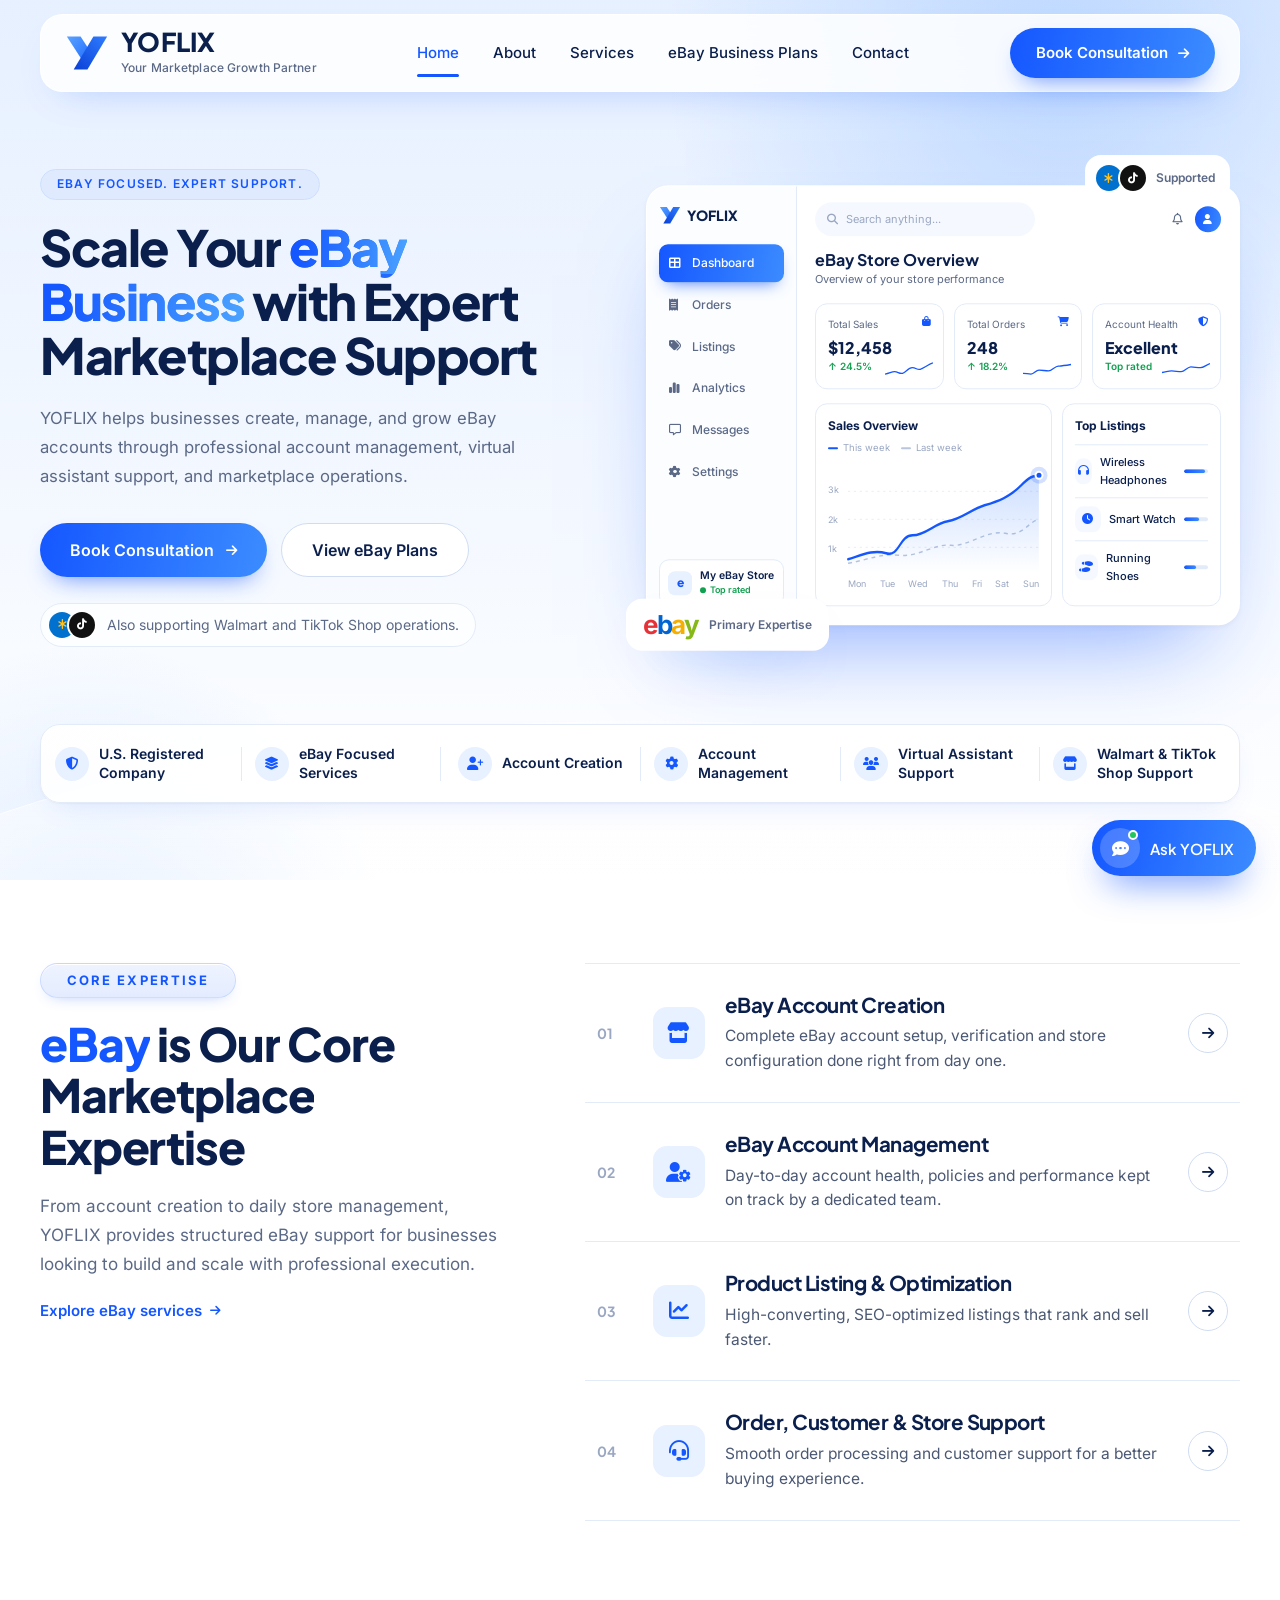
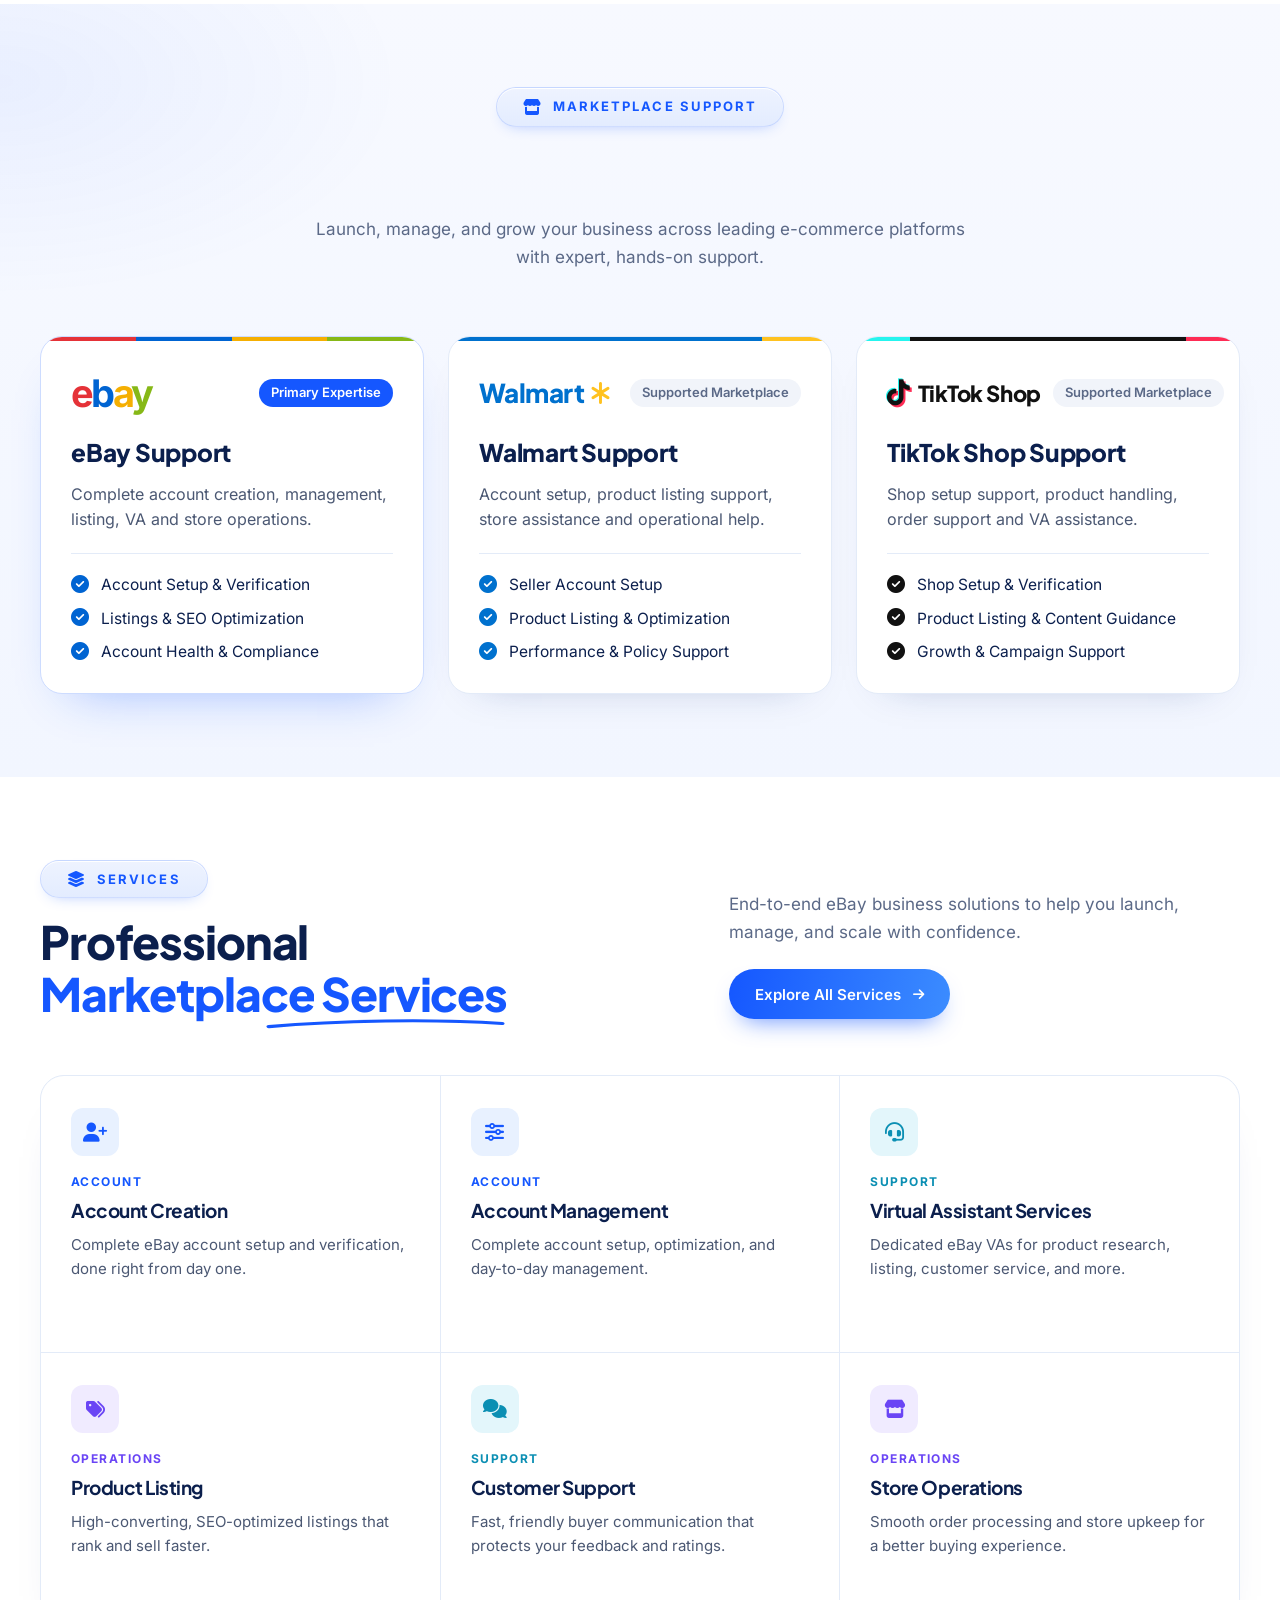
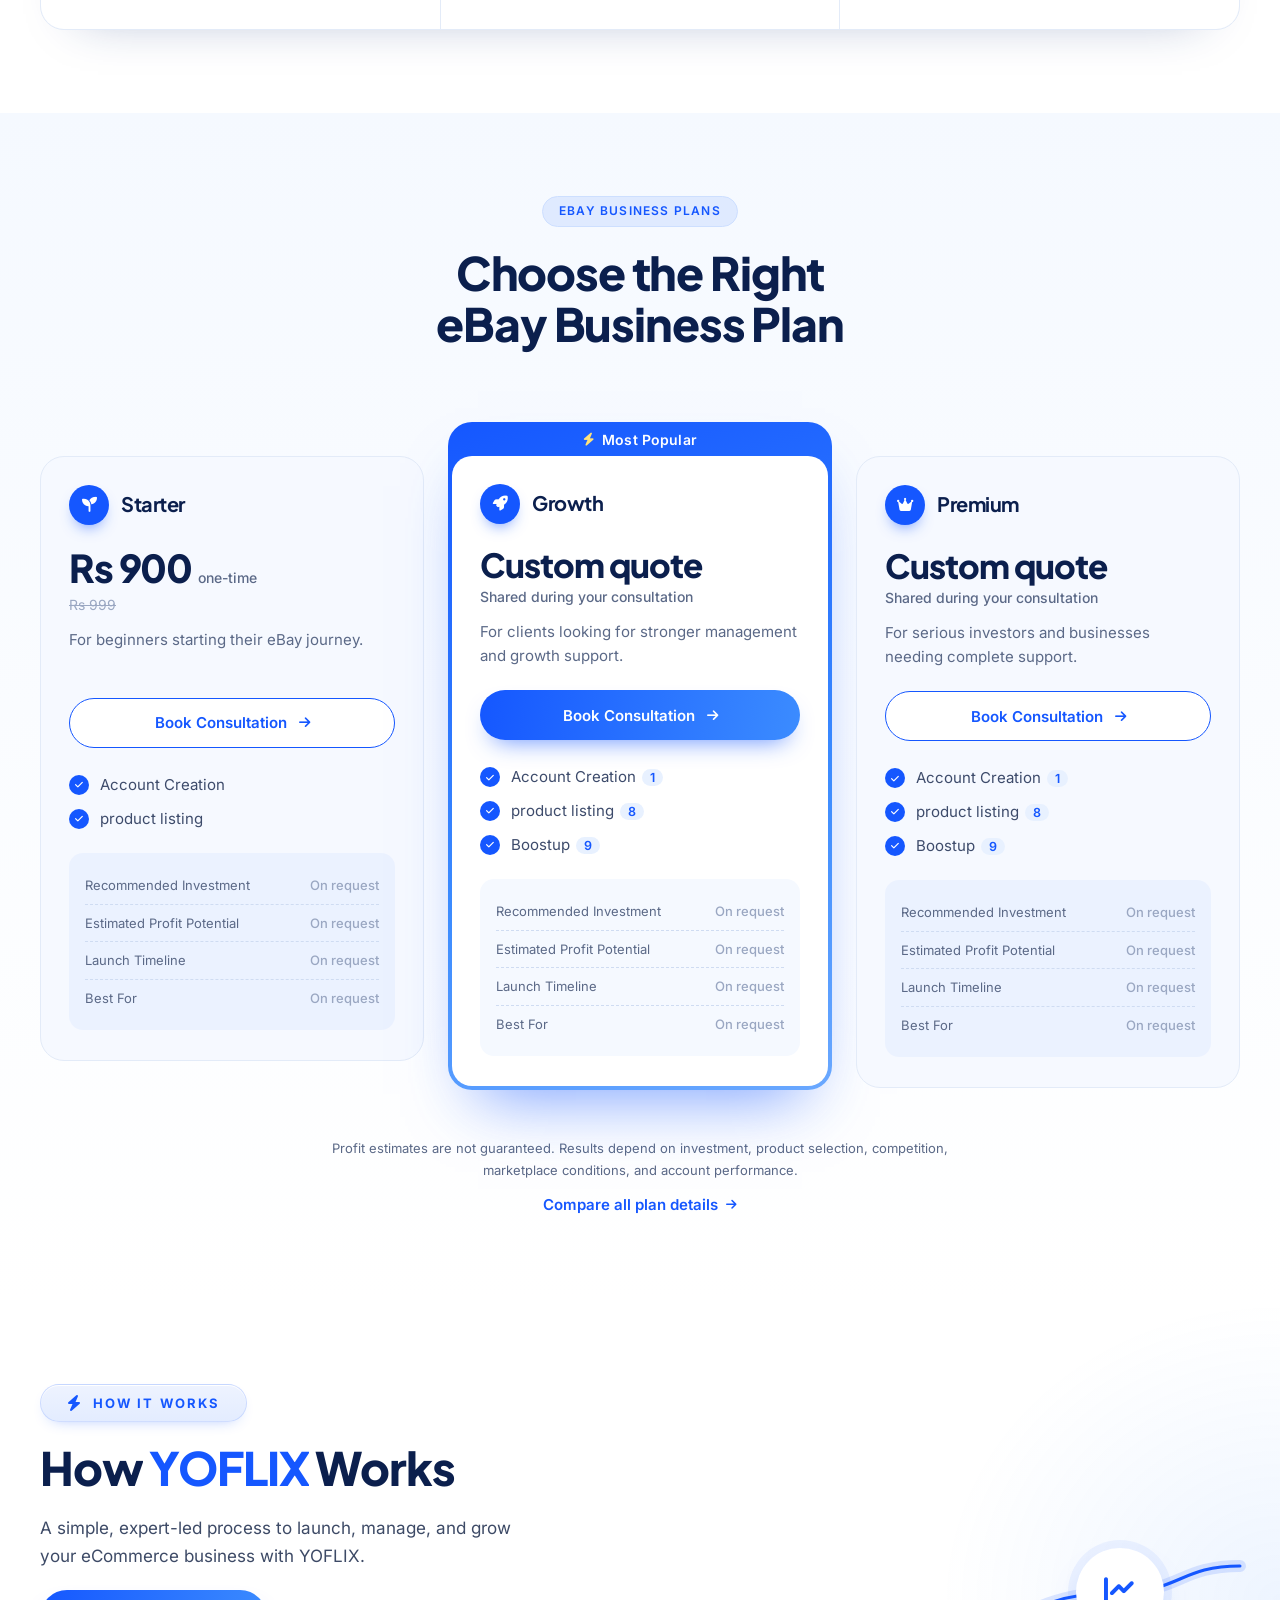
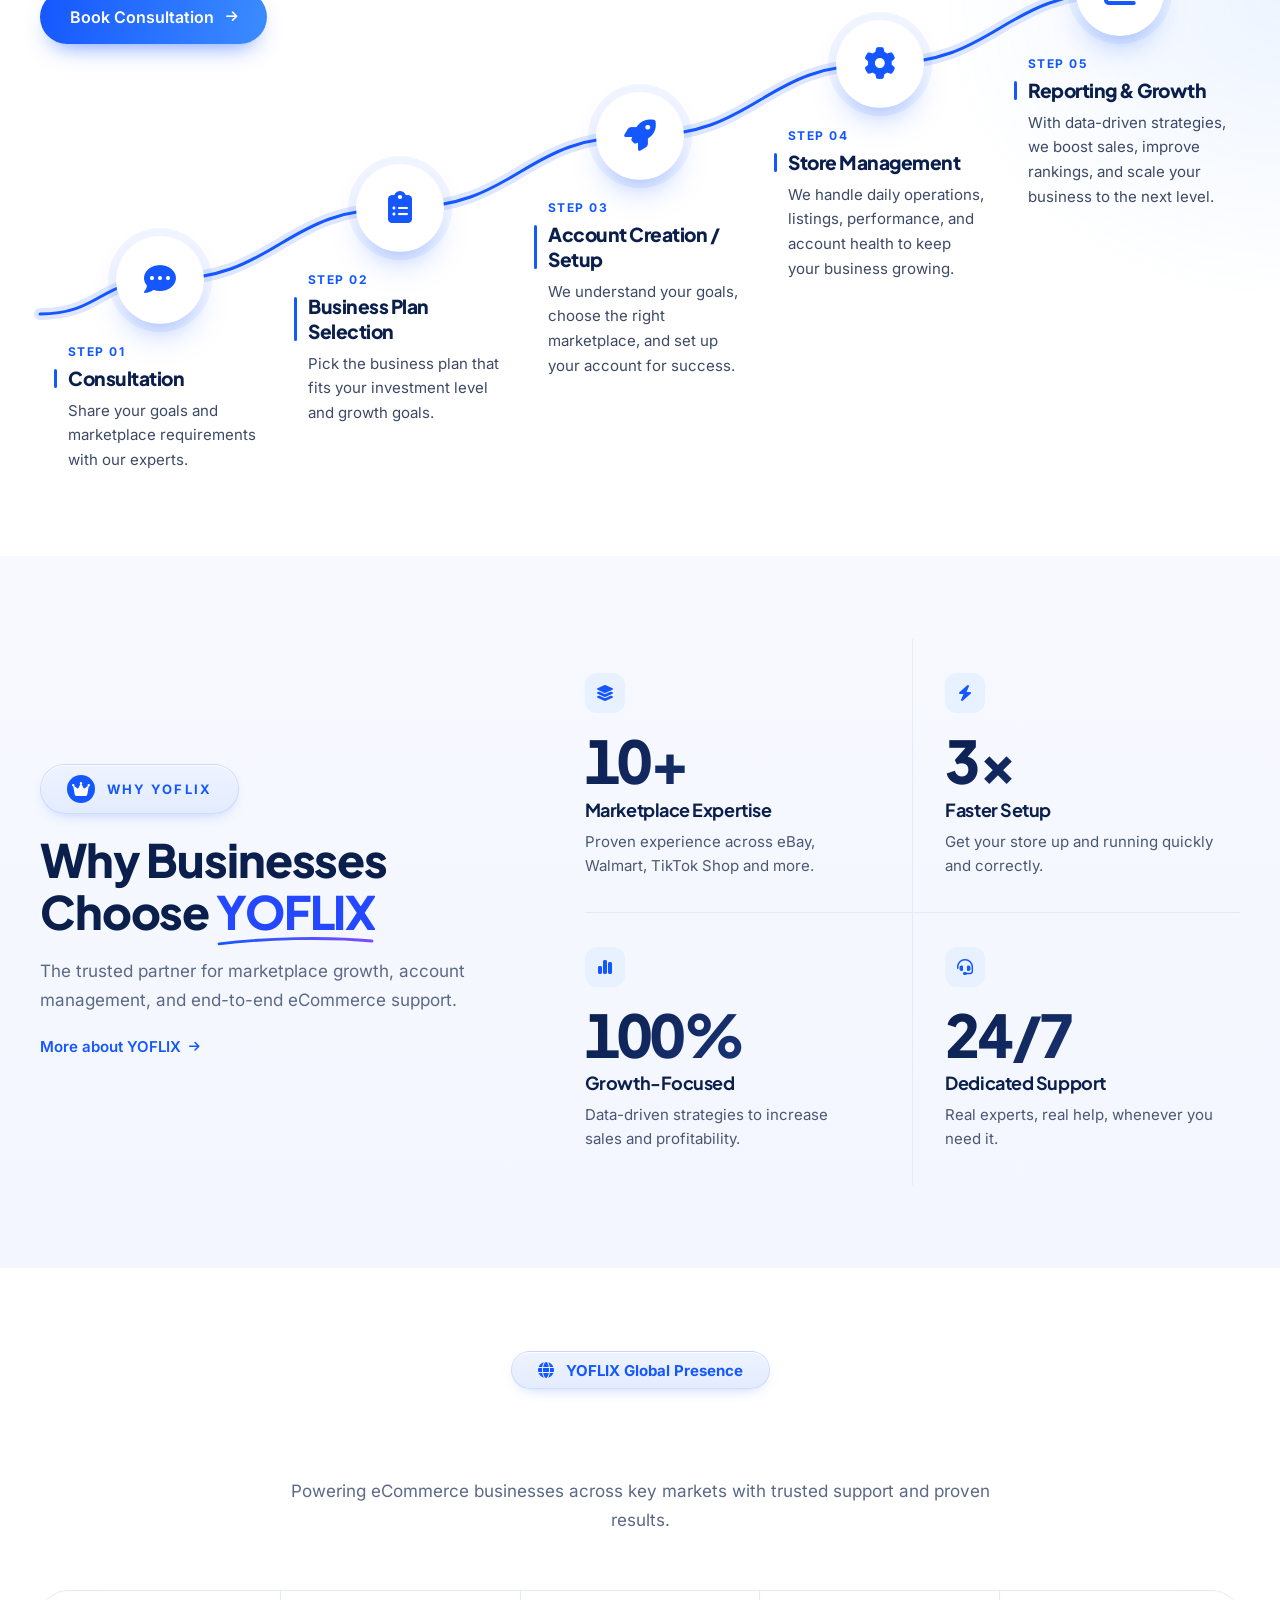
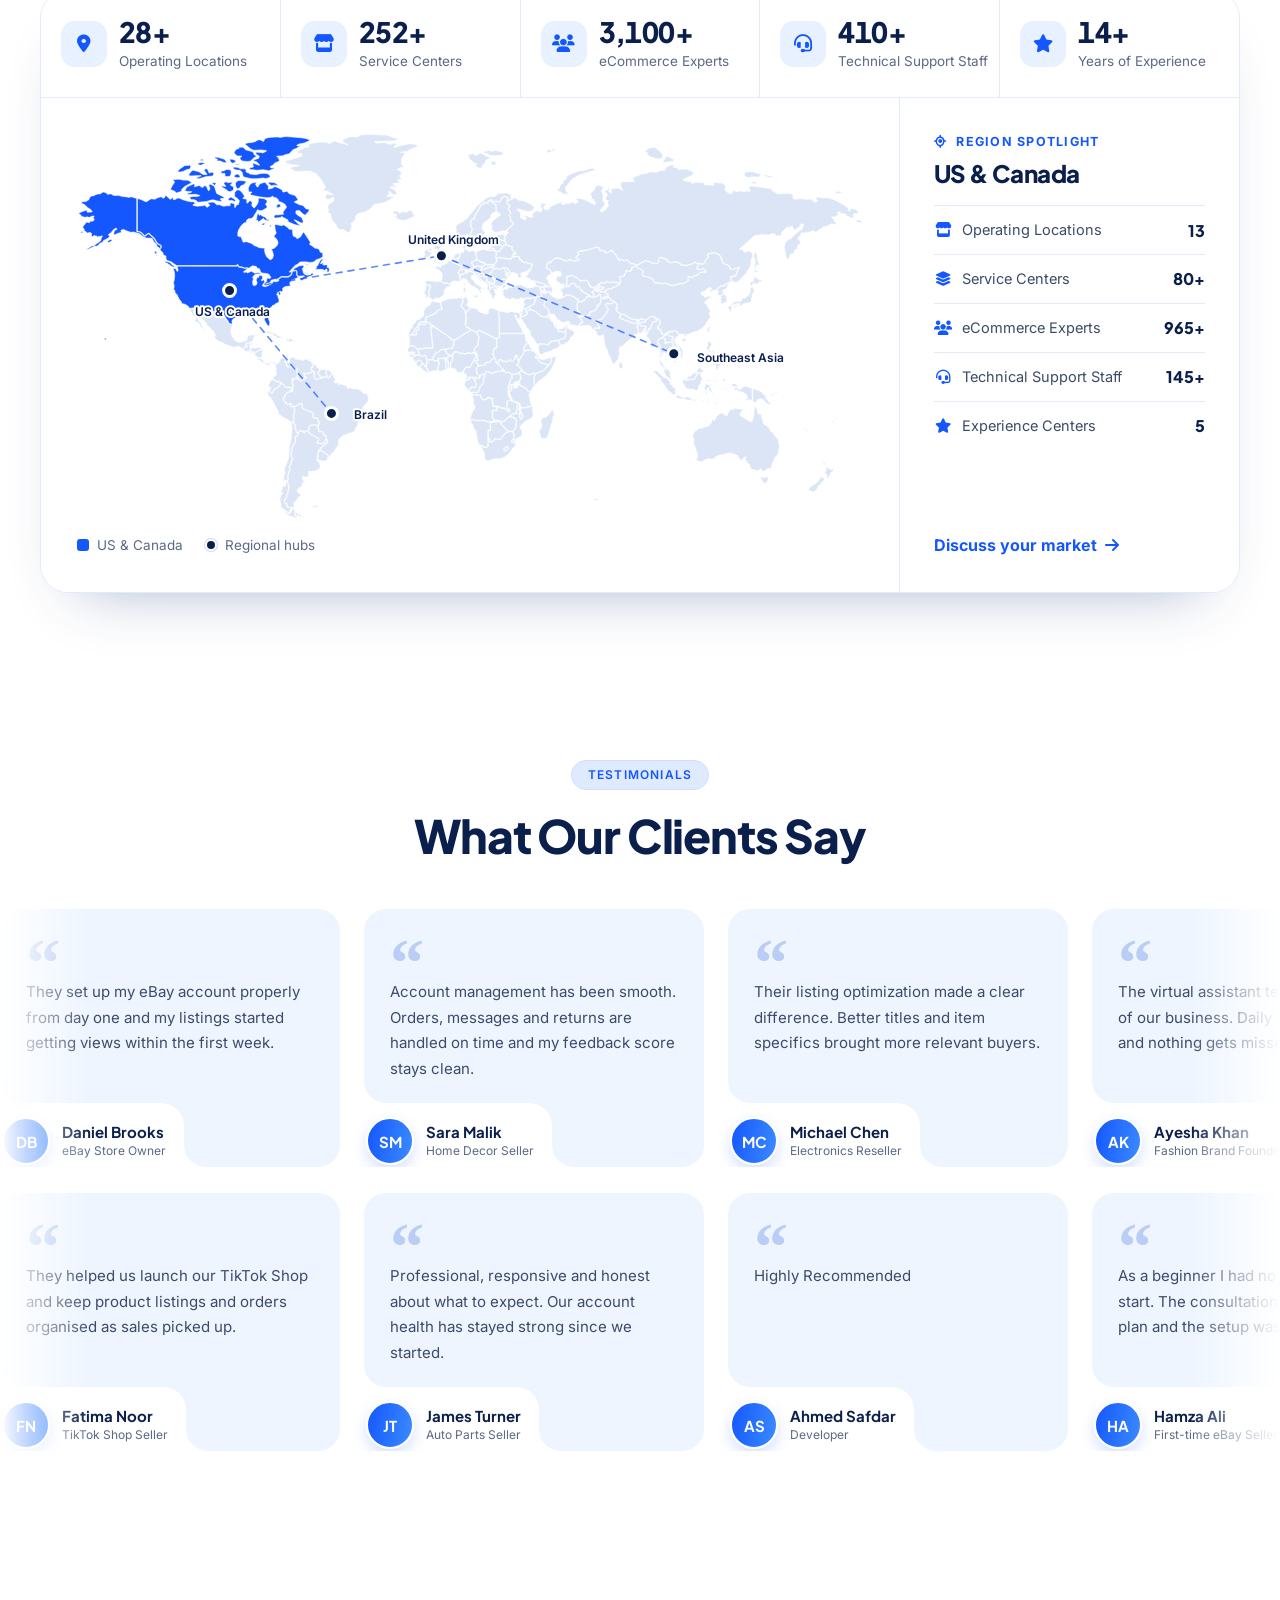
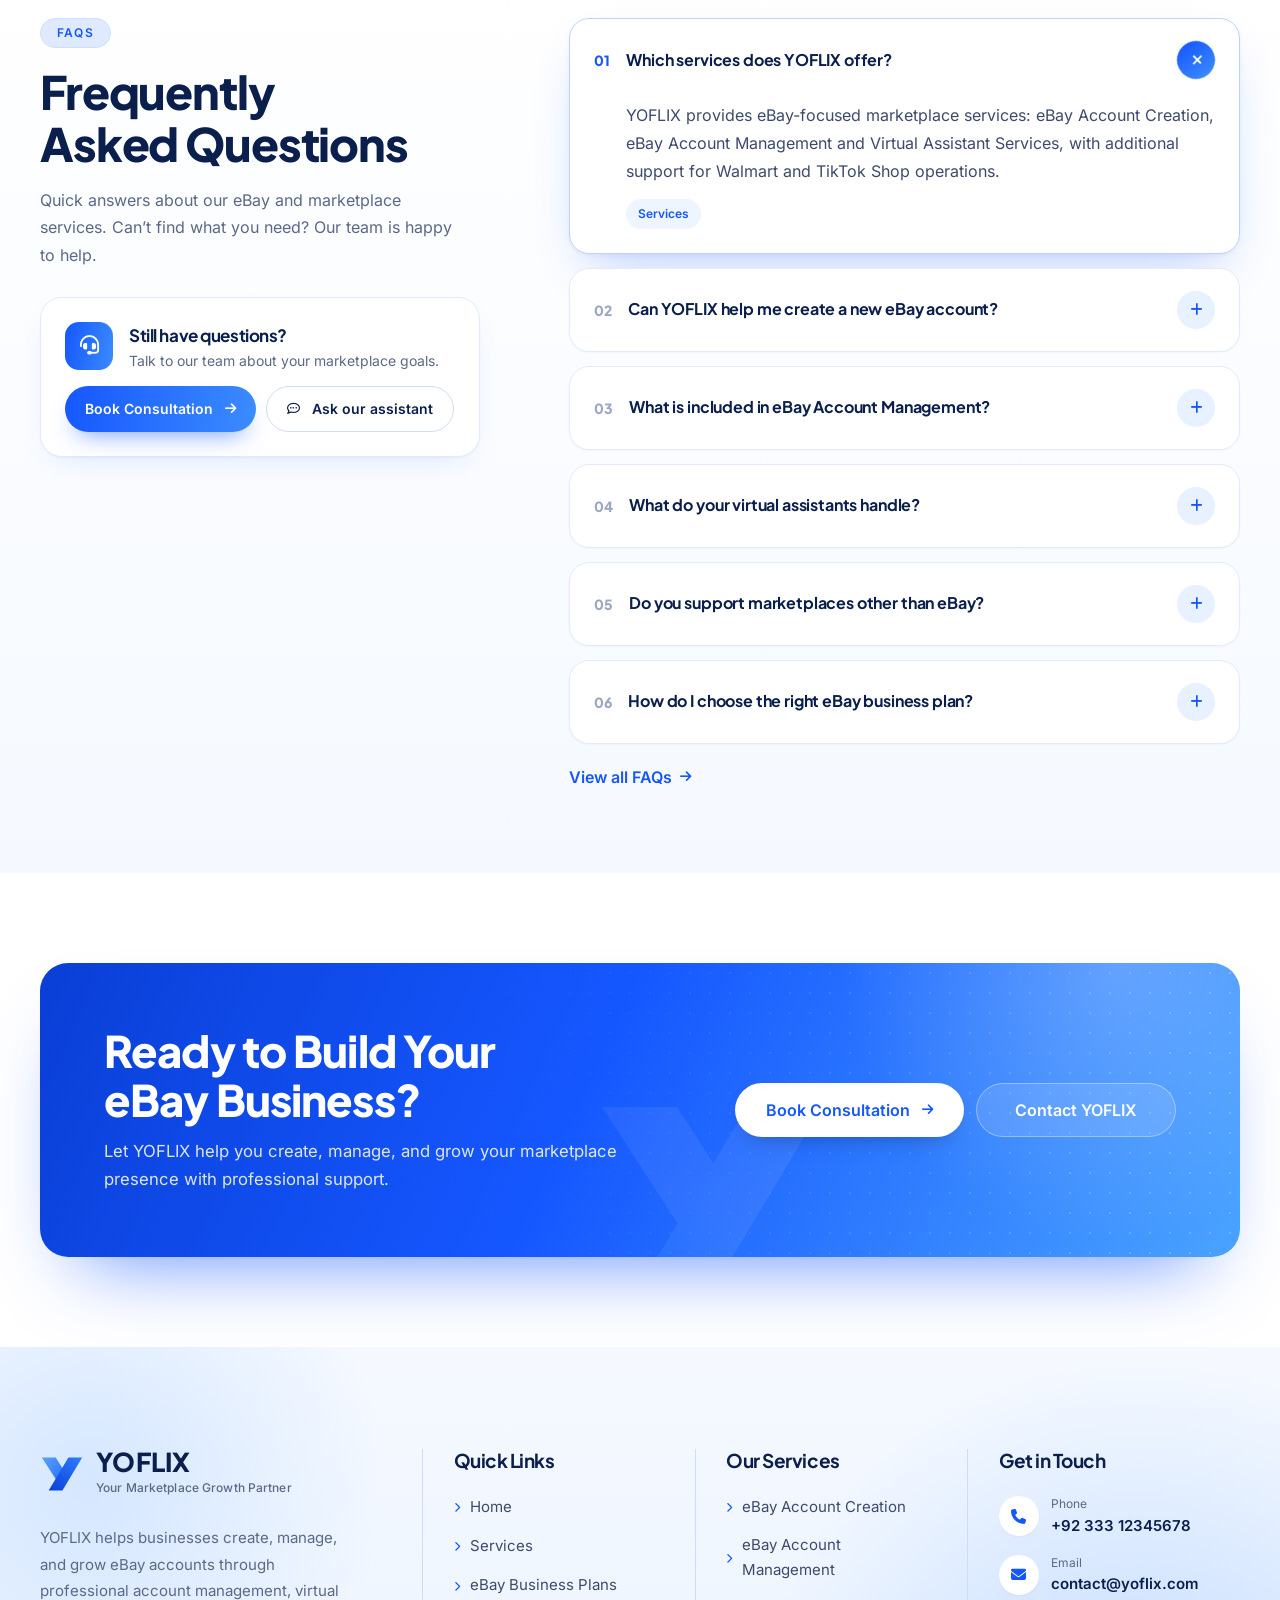
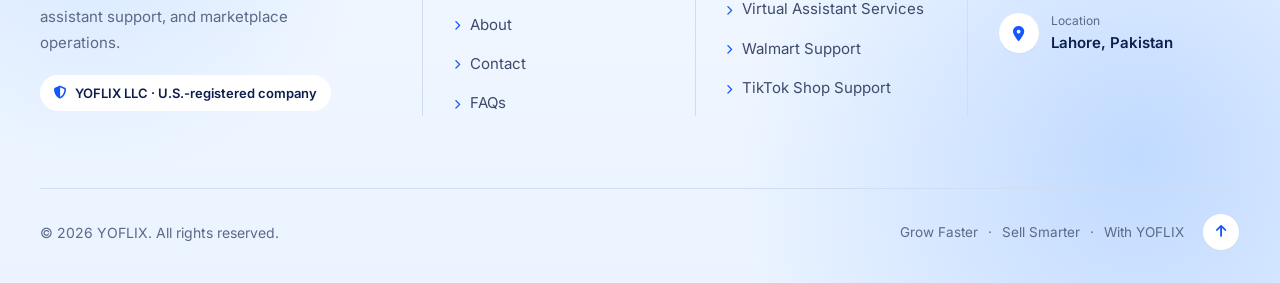
<file: index.html>
<!doctype html>
<html lang="en" class="theme-rexxsol-nova-document">
<head>
    <meta charset="utf-8">
    <meta name="viewport" content="width=device-width, initial-scale=1">
    <script>document.documentElement.classList.add('nova-js')</script>
    <title>YOFLIX</title>
<meta name="description" content="Placeholder demo content for local development and visual QA. This content is not a declaration of official company facts." />
<meta name="keywords" content="" />
<meta name="robots" content="noindex,nofollow" />
<meta property="og:title" content="YOFLIX" />
<meta property="og:description" content="Placeholder demo content for local development and visual QA. This content is not a declaration of official company facts." />
<meta name="twitter:card" content="summary_large_image" />
<meta property="og:image" content="assets/images/yoflix-social-share.png" />        <link rel="icon" href="assets/images/favicon.svg">
    <link rel="apple-touch-icon" href="assets/images/apple-touch-icon.png">
    <link rel="stylesheet" href="assets/css/fonts.css">
    <link rel="stylesheet" href="assets/vendor/fontawesome/css/all.min.css">
    <link rel="preload" as="style" href="assets/css/base.css" /><link rel="stylesheet" href="assets/css/base.css" />    <link rel="stylesheet" href="assets/css/style.css">
</head>
<body id="top" class="theme-rexxsol-nova antialiased" data-preview-theme="">
        <a class="nova-skip-link" href="#main-content">Skip to content</a>
    <div class="nova-header-slot" data-nova-header-slot data-home-page="true">
<header class="nova-header" data-nova-header data-home-page="true">
    <div class="nova-container nova-header-inner">
        <a class="nova-brand" href="./" aria-label="Yoflix home">
            <svg class="nova-logo-mark" viewBox="0 0 48 48" aria-hidden="true" focusable="false">
    <defs>
        <linearGradient id="nova-y-zmV80y-a" x1="0" y1="0" x2="1" y2="1"><stop offset="0" stop-color="#5aa2ff"/><stop offset="1" stop-color="#1f6bff"/></linearGradient>
        <linearGradient id="nova-y-zmV80y-b" x1="1" y1="0" x2="0" y2="1"><stop offset="0" stop-color="#2f7dff"/><stop offset="1" stop-color="#0a3fd6"/></linearGradient>
    </defs>
    <path d="M2 6h15l11 17-7.5 11.5Z" fill="url(#nova-y-zmV80y-a)"/>
    <path d="M31 6h15L24.5 42H9.5Z" fill="url(#nova-y-zmV80y-b)"/>
</svg>
            <span class="nova-brand-text"><span class="nova-wordmark">Yoflix</span><small>Your Marketplace Growth Partner</small></span>
        </a>
        <nav class="nova-navigation" aria-label="Main navigation">
                                                <a href="./"   aria-current="page" >Home</a>
                                                                <a href="about/"  >About</a>
                                                                <a href="services/"  >Services</a>
                                                                <a href="ebay-business-plans/"  >eBay Business Plans</a>
                                                                <a href="contact/"  >Contact</a>
                                    </nav>
        <a class="nova-header-cta" href="contact/"><span>Book Consultation</span><i class="fa-solid fa-arrow-right" aria-hidden="true"></i></a>
        <details class="nova-mobile-menu" data-nova-menu>
            <summary aria-label="Open navigation menu" aria-controls="nova-mobile-panel"><span class="nova-burger" aria-hidden="true"><i></i><i></i></span></summary>
            <div id="nova-mobile-panel" class="nova-mobile-panel">
                <nav aria-label="Mobile navigation">
                                                                        <a href="./" style="--i: 0"   aria-current="page" ><small>01</small>Home</a>
                                                                                                <a href="about/" style="--i: 1"  ><small>02</small>About</a>
                                                                                                <a href="services/" style="--i: 2"  ><small>03</small>Services</a>
                                                                                                <a href="ebay-business-plans/" style="--i: 3"  ><small>04</small>eBay Business Plans</a>
                                                                                                <a href="contact/" style="--i: 4"  ><small>05</small>Contact</a>
                                                            </nav>
                <a class="nova-button nova-button-primary nova-button-lg" href="contact/">Book Consultation <i class="fa-solid fa-arrow-right" aria-hidden="true"></i></a>
            </div>
        </details>
    </div>
</header>
</div>
    <div class="nova-curtain" aria-hidden="true"></div>
    <div class="nova-cursor" aria-hidden="true" data-nova-cursor><span></span></div>
    <main id="main-content" tabindex="-1">
                    <div class="nova-home">
                    <section class="nova-mh" data-nova-hero aria-labelledby="nova-hero-title">
    <div class="nova-bg-shapes" aria-hidden="true"><span></span><span></span><span></span></div>
    <div class="nova-container nova-mh-inner">
        <div class="nova-mh-copy">
            <p class="nova-pill nova-enter nova-enter-1">eBay Focused. Expert Support.</p>
            <h1 class="nova-mh-title" id="nova-hero-title" data-split>
                                    Scale Your <span class="nova-mh-highlight">eBay Business</span> with Expert Marketplace Support
                            </h1>
            <p class="nova-mh-description nova-enter nova-enter-3">YOFLIX helps businesses create, manage, and grow eBay accounts through professional account management, virtual assistant support, and marketplace operations.</p>
            <div class="nova-mh-actions nova-enter nova-enter-4">
                <a class="nova-button nova-button-primary nova-button-lg" href="contact/">Book Consultation<i class="fa-solid fa-arrow-right" aria-hidden="true"></i></a>
                <a class="nova-button nova-button-ghost nova-button-lg" href="ebay-business-plans/">View eBay Plans</a>
            </div>
            <p class="nova-mh-support nova-enter nova-enter-4">
                <span class="nova-mh-support-marks" aria-hidden="true"><span class="nova-mark nova-mark--walmart"><i class="fa-solid fa-asterisk"></i></span><span class="nova-mark nova-mark--tiktok"><i class="fa-brands fa-tiktok"></i></span></span>
                <span>Also supporting Walmart and TikTok Shop operations.</span>
            </p>
        </div>

        
        <div class="nova-mh-visual nova-enter nova-enter-3" aria-hidden="true">
                            <div class="nova-dash" data-parallax="-0.03">
                    <aside class="nova-dash-side">
                        <span class="nova-dash-brand"><svg class="nova-logo-mark" viewBox="0 0 48 48" aria-hidden="true" focusable="false">
    <defs>
        <linearGradient id="nova-y-86CQc3-a" x1="0" y1="0" x2="1" y2="1"><stop offset="0" stop-color="#5aa2ff"/><stop offset="1" stop-color="#1f6bff"/></linearGradient>
        <linearGradient id="nova-y-86CQc3-b" x1="1" y1="0" x2="0" y2="1"><stop offset="0" stop-color="#2f7dff"/><stop offset="1" stop-color="#0a3fd6"/></linearGradient>
    </defs>
    <path d="M2 6h15l11 17-7.5 11.5Z" fill="url(#nova-y-86CQc3-a)"/>
    <path d="M31 6h15L24.5 42H9.5Z" fill="url(#nova-y-86CQc3-b)"/>
</svg>
<b>YOFLIX</b></span>
                        <span class="is-active"><i class="fa-solid fa-table-cells-large"></i>Dashboard</span>
                        <span><i class="fa-solid fa-receipt"></i>Orders</span>
                        <span><i class="fa-solid fa-tags"></i>Listings</span>
                        <span><i class="fa-solid fa-chart-simple"></i>Analytics</span>
                        <span><i class="fa-regular fa-message"></i>Messages</span>
                        <span><i class="fa-solid fa-gear"></i>Settings</span>
                        <div class="nova-dash-store"><b>e</b><p>My eBay Store<small><i></i>Top rated</small></p></div>
                    </aside>
                    <div class="nova-dash-main">
                        <div class="nova-dash-top">
                            <span class="nova-dash-search"><i class="fa-solid fa-magnifying-glass"></i>Search anything...</span>
                            <i class="fa-regular fa-bell"></i><span class="nova-dash-avatar"><i class="fa-solid fa-user"></i></span>
                        </div>
                        <div class="nova-dash-title"><b>eBay Store Overview</b><small>Overview of your store performance</small></div>
                        <div class="nova-dash-kpis">
                            <div><small>Total Sales <i class="fa-solid fa-bag-shopping"></i></small><b>$12,458</b><em>↑ 24.5%</em><svg viewBox="0 0 60 20"><path d="M0 16 C6 15 8 13 12 13 S18 16 22 15 S29 8 34 8 S40 11 44 10 S54 4 60 2"/></svg></div>
                            <div><small>Total Orders <i class="fa-solid fa-cart-shopping"></i></small><b>248</b><em>↑ 18.2%</em><svg viewBox="0 0 60 20"><path d="M0 15 C4 15 6 16 10 16 S16 11 20 11 S28 12 32 12 S40 6 44 6 S54 5 60 4"/></svg></div>
                            <div><small>Account Health <i class="fa-solid fa-shield-halved"></i></small><b>Excellent</b><em>Top rated</em><svg viewBox="0 0 60 20"><path d="M0 14 C6 13 8 12 12 12 S20 13 24 13 S32 7 36 7 S44 8 48 8 S56 4 60 3"/></svg></div>
                        </div>
                        <div class="nova-dash-panels">
                            <div class="nova-dash-chart">
                                <p><b>Sales Overview</b><span class="nova-dash-legend"><i class="is-now"></i>This week<i class="is-prev"></i>Last week</span></p>
                                <div class="nova-dash-plot">
                                    <span class="nova-dash-yaxis"><small>3k</small><small>2k</small><small>1k</small></span>
                                    <svg viewBox="0 0 260 110" preserveAspectRatio="none">
                                        <defs><linearGradient id="nova-dash-area" x1="0" x2="0" y1="0" y2="1"><stop offset="0" stop-color="#1f6bff" stop-opacity=".22"/><stop offset="1" stop-color="#1f6bff" stop-opacity="0"/></linearGradient></defs>
                                        <path class="nova-dash-grid" d="M0 28H260M0 56H260M0 84H260"/>
                                        <path class="nova-dash-prev" d="M0 100 C30 96 44 90 70 92 S118 80 140 82 S190 66 214 70 S246 58 260 56"/>
                                        <path d="M0 96 C18 92 34 86 52 90 S70 72 88 72 S118 60 136 58 S168 46 186 42 S220 34 236 22 S254 14 260 12 L260 110 L0 110 Z" fill="url(#nova-dash-area)"/>
                                        <path class="nova-dash-line" pathLength="1" d="M0 96 C18 92 34 86 52 90 S70 72 88 72 S118 60 136 58 S168 46 186 42 S220 34 236 22 S254 14 260 12"/>
                                    </svg>
                                    <span class="nova-dash-point"></span>
                                </div>
                                <span class="nova-dash-xaxis"><small>Mon</small><small>Tue</small><small>Wed</small><small>Thu</small><small>Fri</small><small>Sat</small><small>Sun</small></span>
                            </div>
                            <div class="nova-dash-list">
                                <p><b>Top Listings</b></p>
                                <span><i class="fa-solid fa-headphones"></i>Wireless Headphones<em style="--share: 86%"></em></span>
                                <span><i class="fa-solid fa-clock"></i>Smart Watch<em style="--share: 64%"></em></span>
                                <span><i class="fa-solid fa-shoe-prints"></i>Running Shoes<em style="--share: 48%"></em></span>
                            </div>
                        </div>
                    </div>
                </div>
                        <div class="nova-mh-float nova-mh-float--ebay" data-parallax="0.08"><span class="nova-ebay-logo"><b>e</b><b>b</b><b>a</b><b>y</b></span><small>Primary Expertise</small></div>
            <div class="nova-mh-float nova-mh-float--markets" data-parallax="0.12"><span class="nova-mark nova-mark--walmart"><i class="fa-solid fa-asterisk"></i></span><span class="nova-mark nova-mark--tiktok"><i class="fa-brands fa-tiktok"></i></span><small>Supported</small></div>
        </div>
    </div>

        <div class="nova-container">
        <div class="nova-mh-trust" style="--mh-trust-count: 6">
            <ul class="nova-mh-trust-track">
                                    <li><span class="nova-mh-trust-icon"><i class="fa-solid fa-shield-halved" aria-hidden="true"></i></span>U.S. Registered Company</li>
                                    <li><span class="nova-mh-trust-icon"><i class="fa-solid fa-layer-group" aria-hidden="true"></i></span>eBay Focused Services</li>
                                    <li><span class="nova-mh-trust-icon"><i class="fa-solid fa-user-plus" aria-hidden="true"></i></span>Account Creation</li>
                                    <li><span class="nova-mh-trust-icon"><i class="fa-solid fa-gear" aria-hidden="true"></i></span>Account Management</li>
                                    <li><span class="nova-mh-trust-icon"><i class="fa-solid fa-users" aria-hidden="true"></i></span>Virtual Assistant Support</li>
                                    <li><span class="nova-mh-trust-icon"><i class="fa-solid fa-store" aria-hidden="true"></i></span>Walmart &amp; TikTok Shop Support</li>
                                
                                    <li class="nova-mh-trust-clone" aria-hidden="true"><span class="nova-mh-trust-icon"><i class="fa-solid fa-shield-halved"></i></span>U.S. Registered Company</li>
                                    <li class="nova-mh-trust-clone" aria-hidden="true"><span class="nova-mh-trust-icon"><i class="fa-solid fa-layer-group"></i></span>eBay Focused Services</li>
                                    <li class="nova-mh-trust-clone" aria-hidden="true"><span class="nova-mh-trust-icon"><i class="fa-solid fa-user-plus"></i></span>Account Creation</li>
                                    <li class="nova-mh-trust-clone" aria-hidden="true"><span class="nova-mh-trust-icon"><i class="fa-solid fa-gear"></i></span>Account Management</li>
                                    <li class="nova-mh-trust-clone" aria-hidden="true"><span class="nova-mh-trust-icon"><i class="fa-solid fa-users"></i></span>Virtual Assistant Support</li>
                                    <li class="nova-mh-trust-clone" aria-hidden="true"><span class="nova-mh-trust-icon"><i class="fa-solid fa-store"></i></span>Walmart &amp; TikTok Shop Support</li>
                            </ul>
        </div>
    </div>
    </section>
                            <section class="nova-section nova-xp" aria-labelledby="nova-expertise-title">
    <div class="nova-container nova-xp-split">
        <header class="nova-xp-intro">
            <p class="nova-xp-pill">Core Expertise</p>
            <h2 id="nova-expertise-title" data-split><span class="nova-xp-ebay">eBay</span> is Our Core Marketplace Expertise</h2>
            <p class="nova-xp-lead" data-reveal>From account creation to daily store management, YOFLIX provides structured eBay support for businesses looking to build and scale with professional execution.</p>
            <a class="nova-link-arrow" data-reveal href="services/">Explore eBay services<i class="fa-solid fa-arrow-right" aria-hidden="true"></i></a>
        </header>

        <ol class="nova-xp-track" role="list">
                            <li class="nova-xp-row" data-reveal style="--delay: 80ms">
                    <span class="nova-xp-num" aria-hidden="true">01</span>
                    <span class="nova-xp-icon" aria-hidden="true"><i class="fa-solid fa-store"></i></span>
                    <div class="nova-xp-copy">
                        <h3><a href="services/">eBay Account Creation</a></h3>
                        <p>Complete eBay account setup, verification and store configuration done right from day one.</p>                    </div>
                    <span class="nova-xp-arrow" aria-hidden="true"><i class="fa-solid fa-arrow-right"></i></span>
                </li>
                            <li class="nova-xp-row" data-reveal style="--delay: 160ms">
                    <span class="nova-xp-num" aria-hidden="true">02</span>
                    <span class="nova-xp-icon" aria-hidden="true"><i class="fa-solid fa-user-gear"></i></span>
                    <div class="nova-xp-copy">
                        <h3><a href="services/">eBay Account Management</a></h3>
                        <p>Day-to-day account health, policies and performance kept on track by a dedicated team.</p>                    </div>
                    <span class="nova-xp-arrow" aria-hidden="true"><i class="fa-solid fa-arrow-right"></i></span>
                </li>
                            <li class="nova-xp-row" data-reveal style="--delay: 240ms">
                    <span class="nova-xp-num" aria-hidden="true">03</span>
                    <span class="nova-xp-icon" aria-hidden="true"><i class="fa-solid fa-chart-line"></i></span>
                    <div class="nova-xp-copy">
                        <h3><a href="services/">Product Listing &amp; Optimization</a></h3>
                        <p>High-converting, SEO-optimized listings that rank and sell faster.</p>                    </div>
                    <span class="nova-xp-arrow" aria-hidden="true"><i class="fa-solid fa-arrow-right"></i></span>
                </li>
                            <li class="nova-xp-row" data-reveal style="--delay: 320ms">
                    <span class="nova-xp-num" aria-hidden="true">04</span>
                    <span class="nova-xp-icon" aria-hidden="true"><i class="fa-solid fa-headset"></i></span>
                    <div class="nova-xp-copy">
                        <h3><a href="services/">Order, Customer &amp; Store Support</a></h3>
                        <p>Smooth order processing and customer support for a better buying experience.</p>                    </div>
                    <span class="nova-xp-arrow" aria-hidden="true"><i class="fa-solid fa-arrow-right"></i></span>
                </li>
                    </ol>
    </div>
</section>
                            <section class="nova-section nova-markets" aria-labelledby="nova-markets-title">
    <div class="nova-container">
        <header class="nova-mk-head">
            <p class="nova-mk-pill"><i class="fa-solid fa-store" aria-hidden="true"></i>Marketplace Support</p>
            <h2 id="nova-markets-title" data-split><span class="nova-mk-accent">Marketplace</span> Support Beyond eBay</h2>
            <p class="nova-mk-lead" data-reveal>Launch, manage, and grow your business across leading e-commerce platforms with expert, hands-on support.</p>
        </header>

        <div class="nova-market-cards">
                                            <article class="nova-market-card nova-market-card--ebay is-primary" data-reveal style="--delay: 0ms">
                    <div class="nova-market-top">
                        
                        <span class="nova-mk-logo nova-mk-logo--ebay" aria-hidden="true">
                            <span class="nova-ebay-logo"><b>e</b><b>b</b><b>a</b><b>y</b></span>
                                                    </span>
                        <span class="nova-mk-badge is-primary">Primary Expertise</span>
                    </div>
                    <h3>eBay Support</h3>
                    <p class="nova-mk-text">Complete account creation, management, listing, VA and store operations.</p>                    <ul class="nova-mk-list" role="list">
                                                    <li><i class="fa-solid fa-circle-check" aria-hidden="true"></i>Account Setup &amp; Verification</li>
                                                    <li><i class="fa-solid fa-circle-check" aria-hidden="true"></i>Listings &amp; SEO Optimization</li>
                                                    <li><i class="fa-solid fa-circle-check" aria-hidden="true"></i>Account Health &amp; Compliance</li>
                                            </ul>
                </article>
                                            <article class="nova-market-card nova-market-card--walmart" data-reveal style="--delay: 100ms">
                    <div class="nova-market-top">
                        
                        <span class="nova-mk-logo nova-mk-logo--walmart" aria-hidden="true">
                            <span class="nova-mk-wordmark">Walmart</span><i class="fa-solid fa-asterisk"></i>
                                                    </span>
                        <span class="nova-mk-badge">Supported Marketplace</span>
                    </div>
                    <h3>Walmart Support</h3>
                    <p class="nova-mk-text">Account setup, product listing support, store assistance and operational help.</p>                    <ul class="nova-mk-list" role="list">
                                                    <li><i class="fa-solid fa-circle-check" aria-hidden="true"></i>Seller Account Setup</li>
                                                    <li><i class="fa-solid fa-circle-check" aria-hidden="true"></i>Product Listing &amp; Optimization</li>
                                                    <li><i class="fa-solid fa-circle-check" aria-hidden="true"></i>Performance &amp; Policy Support</li>
                                            </ul>
                </article>
                                            <article class="nova-market-card nova-market-card--tiktok" data-reveal style="--delay: 200ms">
                    <div class="nova-market-top">
                        
                        <span class="nova-mk-logo nova-mk-logo--tiktok" aria-hidden="true">
                            <i class="fa-brands fa-tiktok"></i><span class="nova-mk-wordmark">TikTok Shop</span>
                                                    </span>
                        <span class="nova-mk-badge">Supported Marketplace</span>
                    </div>
                    <h3>TikTok Shop Support</h3>
                    <p class="nova-mk-text">Shop setup support, product handling, order support and VA assistance.</p>                    <ul class="nova-mk-list" role="list">
                                                    <li><i class="fa-solid fa-circle-check" aria-hidden="true"></i>Shop Setup &amp; Verification</li>
                                                    <li><i class="fa-solid fa-circle-check" aria-hidden="true"></i>Product Listing &amp; Content Guidance</li>
                                                    <li><i class="fa-solid fa-circle-check" aria-hidden="true"></i>Growth &amp; Campaign Support</li>
                                            </ul>
                </article>
                    </div>
    </div>
</section>
                            <section class="nova-section nova-services-overview" aria-labelledby="nova-services-overview-title">
    <div class="nova-container">
        <header class="nova-so-head">
            <div>
                <p class="nova-xp-pill"><i class="fa-solid fa-layer-group" aria-hidden="true"></i>Services</p>
                <h2 id="nova-services-overview-title" data-split>Professional <span class="nova-so-accent">Marketplace Services</span></h2>
            </div>
            <div class="nova-so-head-side" data-reveal>
                <p>End-to-end eBay business solutions to help you launch, manage, and scale with confidence.</p>
                <a class="nova-button nova-button-primary" href="services/">Explore All Services <i class="fa-solid fa-arrow-right" aria-hidden="true"></i></a>
            </div>
        </header>
        <ul class="nova-so-grid" style="--so-cols: 3" role="list">
                            <li class="nova-so-cell" data-category="account" data-reveal style="--delay: 0ms">
    <span class="nova-so-icon" aria-hidden="true"><i class="fa-solid fa-user-plus"></i></span>
    <p class="nova-so-category">Account</p>
    <h3><a href="services/">Account Creation</a></h3>
    <p class="nova-so-text">Complete eBay account setup and verification, done right from day one.</p>    <span class="nova-so-more" aria-hidden="true">Learn more <i class="fa-solid fa-arrow-right"></i></span>
</li>
                            <li class="nova-so-cell" data-category="account" data-reveal style="--delay: 70ms">
    <span class="nova-so-icon" aria-hidden="true"><i class="fa-solid fa-sliders"></i></span>
    <p class="nova-so-category">Account</p>
    <h3><a href="services/">Account Management</a></h3>
    <p class="nova-so-text">Complete account setup, optimization, and day-to-day management.</p>    <span class="nova-so-more" aria-hidden="true">Learn more <i class="fa-solid fa-arrow-right"></i></span>
</li>
                            <li class="nova-so-cell" data-category="support" data-reveal style="--delay: 140ms">
    <span class="nova-so-icon" aria-hidden="true"><i class="fa-solid fa-headset"></i></span>
    <p class="nova-so-category">Support</p>
    <h3><a href="services/">Virtual Assistant Services</a></h3>
    <p class="nova-so-text">Dedicated eBay VAs for product research, listing, customer service, and more.</p>    <span class="nova-so-more" aria-hidden="true">Learn more <i class="fa-solid fa-arrow-right"></i></span>
</li>
                            <li class="nova-so-cell" data-category="operations" data-reveal style="--delay: 210ms">
    <span class="nova-so-icon" aria-hidden="true"><i class="fa-solid fa-tags"></i></span>
    <p class="nova-so-category">Operations</p>
    <h3><a href="services/">Product Listing</a></h3>
    <p class="nova-so-text">High-converting, SEO-optimized listings that rank and sell faster.</p>    <span class="nova-so-more" aria-hidden="true">Learn more <i class="fa-solid fa-arrow-right"></i></span>
</li>
                            <li class="nova-so-cell" data-category="support" data-reveal style="--delay: 280ms">
    <span class="nova-so-icon" aria-hidden="true"><i class="fa-solid fa-comments"></i></span>
    <p class="nova-so-category">Support</p>
    <h3><a href="services/">Customer Support</a></h3>
    <p class="nova-so-text">Fast, friendly buyer communication that protects your feedback and ratings.</p>    <span class="nova-so-more" aria-hidden="true">Learn more <i class="fa-solid fa-arrow-right"></i></span>
</li>
                            <li class="nova-so-cell" data-category="operations" data-reveal style="--delay: 350ms">
    <span class="nova-so-icon" aria-hidden="true"><i class="fa-solid fa-store"></i></span>
    <p class="nova-so-category">Operations</p>
    <h3><a href="services/">Store Operations</a></h3>
    <p class="nova-so-text">Smooth order processing and store upkeep for a better buying experience.</p>    <span class="nova-so-more" aria-hidden="true">Learn more <i class="fa-solid fa-arrow-right"></i></span>
</li>
                    </ul>
    </div>
</section>
                            <section class="nova-section nova-plans nova-section--tint" aria-labelledby="nova-plans-title" id="plans" >
    <div class="nova-container">
                    <header class="nova-center-head">
                <p class="nova-pill">eBay Business Plans</p>
                <h2 id="nova-plans-title" data-split>Choose the Right eBay Business Plan</h2>
                            </header>
        
                    
            <div class="nova-plan-grid" style="--plan-count: 3" data-reveal>
                                                        
                    <article class="nova-plan-card" style="--delay: 0ms">
                                                <div class="nova-plan-body">
                            <header class="nova-plan-head">
                                <span class="nova-plan-icon" aria-hidden="true"><i class="fa-solid fa-seedling"></i></span>
                                <h3>Starter</h3>
                                                            </header>

                            <div class="nova-plan-price">
                                                                    <p class="nova-plan-amount">
                                        <b data-plan-price="monthly">Rs 900</b>
                                                                                <span data-plan-price="monthly">one-time</span>                                                                            </p>
                                    <s class="nova-plan-was">Rs 999</s>                                                            </div>
                            <p class="nova-plan-desc">For beginners starting their eBay journey.</p>
                            <a class="nova-button nova-button-block nova-plan-cta nova-button-ghost" href="contact/?plan=Starter">Book Consultation <i class="fa-solid fa-arrow-right" aria-hidden="true"></i></a>

                                                            <div class="nova-plan-included">
                                                                        <ul role="list">
                                                                                    <li class="">
                                                <span><span class="sr-only">Included:</span>Account Creation </span>
                                            </li>
                                                                                    <li class="">
                                                <span><span class="sr-only">Included:</span>product listing </span>
                                            </li>
                                                                            </ul>
                                </div>
                            
                                                            <dl class="nova-plan-fields">
                                                                            <div>
                                            <dt>Recommended Investment</dt>
                                            <dd><span class="nova-plan-empty">On request</span></dd>
                                        </div>
                                                                            <div>
                                            <dt>Estimated Profit Potential</dt>
                                            <dd><span class="nova-plan-empty">On request</span></dd>
                                        </div>
                                                                            <div>
                                            <dt>Launch Timeline</dt>
                                            <dd><span class="nova-plan-empty">On request</span></dd>
                                        </div>
                                                                            <div>
                                            <dt>Best For</dt>
                                            <dd><span class="nova-plan-empty">On request</span></dd>
                                        </div>
                                                                    </dl>
                                                    </div>
                    </article>
                                                        
                    <article class="nova-plan-card is-featured" style="--delay: 90ms">
                                                    <p class="nova-plan-ribbon"><i class="fa-solid fa-bolt" aria-hidden="true"></i>Most Popular</p>
                                                <div class="nova-plan-body">
                            <header class="nova-plan-head">
                                <span class="nova-plan-icon" aria-hidden="true"><i class="fa-solid fa-rocket"></i></span>
                                <h3>Growth</h3>
                                                            </header>

                            <div class="nova-plan-price">
                                                                    <b class="is-custom">Custom quote</b><span>Shared during your consultation</span>
                                                            </div>
                            <p class="nova-plan-desc">For clients looking for stronger management and growth support.</p>
                            <a class="nova-button nova-button-block nova-plan-cta nova-button-primary" href="contact/?plan=Growth">Book Consultation <i class="fa-solid fa-arrow-right" aria-hidden="true"></i></a>

                                                            <div class="nova-plan-included">
                                                                        <ul role="list">
                                                                                    <li class="">
                                                <span><span class="sr-only">Included:</span>Account Creation<em class="nova-plan-value">1</em> </span>
                                            </li>
                                                                                    <li class="">
                                                <span><span class="sr-only">Included:</span>product listing<em class="nova-plan-value">8</em> </span>
                                            </li>
                                                                                    <li class="">
                                                <span><span class="sr-only">Included:</span>Boostup<em class="nova-plan-value">9</em> </span>
                                            </li>
                                                                            </ul>
                                </div>
                            
                                                            <dl class="nova-plan-fields">
                                                                            <div>
                                            <dt>Recommended Investment</dt>
                                            <dd><span class="nova-plan-empty">On request</span></dd>
                                        </div>
                                                                            <div>
                                            <dt>Estimated Profit Potential</dt>
                                            <dd><span class="nova-plan-empty">On request</span></dd>
                                        </div>
                                                                            <div>
                                            <dt>Launch Timeline</dt>
                                            <dd><span class="nova-plan-empty">On request</span></dd>
                                        </div>
                                                                            <div>
                                            <dt>Best For</dt>
                                            <dd><span class="nova-plan-empty">On request</span></dd>
                                        </div>
                                                                    </dl>
                                                    </div>
                    </article>
                                                        
                    <article class="nova-plan-card" style="--delay: 180ms">
                                                <div class="nova-plan-body">
                            <header class="nova-plan-head">
                                <span class="nova-plan-icon" aria-hidden="true"><i class="fa-solid fa-crown"></i></span>
                                <h3>Premium</h3>
                                                            </header>

                            <div class="nova-plan-price">
                                                                    <b class="is-custom">Custom quote</b><span>Shared during your consultation</span>
                                                            </div>
                            <p class="nova-plan-desc">For serious investors and businesses needing complete support.</p>
                            <a class="nova-button nova-button-block nova-plan-cta nova-button-ghost" href="contact/?plan=Premium">Book Consultation <i class="fa-solid fa-arrow-right" aria-hidden="true"></i></a>

                                                            <div class="nova-plan-included">
                                                                        <ul role="list">
                                                                                    <li class="">
                                                <span><span class="sr-only">Included:</span>Account Creation<em class="nova-plan-value">1</em> </span>
                                            </li>
                                                                                    <li class="">
                                                <span><span class="sr-only">Included:</span>product listing<em class="nova-plan-value">8</em> </span>
                                            </li>
                                                                                    <li class="">
                                                <span><span class="sr-only">Included:</span>Boostup<em class="nova-plan-value">9</em> </span>
                                            </li>
                                                                            </ul>
                                </div>
                            
                                                            <dl class="nova-plan-fields">
                                                                            <div>
                                            <dt>Recommended Investment</dt>
                                            <dd><span class="nova-plan-empty">On request</span></dd>
                                        </div>
                                                                            <div>
                                            <dt>Estimated Profit Potential</dt>
                                            <dd><span class="nova-plan-empty">On request</span></dd>
                                        </div>
                                                                            <div>
                                            <dt>Launch Timeline</dt>
                                            <dd><span class="nova-plan-empty">On request</span></dd>
                                        </div>
                                                                            <div>
                                            <dt>Best For</dt>
                                            <dd><span class="nova-plan-empty">On request</span></dd>
                                        </div>
                                                                    </dl>
                                                    </div>
                    </article>
                            </div>
        
                    <div class="nova-plans-foot" data-reveal>
                <p class="nova-disclaimer-inline">Profit estimates are not guaranteed. Results depend on investment, product selection, competition, marketplace conditions, and account performance.</p>
                <a class="nova-link-arrow" href="ebay-business-plans/">Compare all plan details<i class="fa-solid fa-arrow-right" aria-hidden="true"></i></a>
            </div>
            </div>
</section>
                            <section class="nova-section nova-process" aria-labelledby="nova-process-title">
    <div class="nova-container">
        <header class="nova-process-head">
            <p class="nova-xp-pill nova-process-pill"><i class="fa-solid fa-bolt" aria-hidden="true"></i>How It Works</p>
            <h2 id="nova-process-title" data-split>How <span class="nova-mk-accent">YOFLIX</span> Works</h2>
            <p class="nova-process-lead" data-reveal>A simple, expert-led process to launch, manage, and grow your eCommerce business with YOFLIX.</p>
            <a class="nova-button nova-button-primary nova-button-lg" data-reveal href="contact/">Book Consultation <i class="fa-solid fa-arrow-right" aria-hidden="true"></i></a>
        </header>

        <div class="nova-process-track" style="--steps: 5; --rise: 72px; --node: 88px; --pull: 2">
            <svg class="nova-process-curve" viewBox="0 0 1000 376" preserveAspectRatio="none" style="height: 376px" aria-hidden="true" focusable="false">
                <path class="nova-process-curve-glow" d="M0 366 C50 366 50 332 100 332 C200 332 200 260 300 260 C400 260 400 188 500 188 C600 188 600 116 700 116 C800 116 800 44 900 44 C950 44 950 18 1000 18" />
                <path class="nova-process-curve-line" d="M0 366 C50 366 50 332 100 332 C200 332 200 260 300 260 C400 260 400 188 500 188 C600 188 600 116 700 116 C800 116 800 44 900 44 C950 44 950 18 1000 18" />
            </svg>
            <ol class="nova-timeline" data-reveal>
                                                                            <li class="nova-timeline-step" style="--i: 0; --delay: 150ms">
                        <span class="nova-timeline-icon" aria-hidden="true"><i class="fa-solid fa-comment-dots"></i></span>
                        <div class="nova-timeline-body">
                            <p class="nova-timeline-num">Step 01</p>
                            <h3>Consultation</h3>
                            <p>Share your goals and marketplace requirements with our experts.</p>                        </div>
                    </li>
                                                                            <li class="nova-timeline-step" style="--i: 1; --delay: 280ms">
                        <span class="nova-timeline-icon" aria-hidden="true"><i class="fa-solid fa-clipboard-list"></i></span>
                        <div class="nova-timeline-body">
                            <p class="nova-timeline-num">Step 02</p>
                            <h3>Business Plan Selection</h3>
                            <p>Pick the business plan that fits your investment level and growth goals.</p>                        </div>
                    </li>
                                                                            <li class="nova-timeline-step" style="--i: 2; --delay: 410ms">
                        <span class="nova-timeline-icon" aria-hidden="true"><i class="fa-solid fa-rocket"></i></span>
                        <div class="nova-timeline-body">
                            <p class="nova-timeline-num">Step 03</p>
                            <h3>Account Creation / Setup</h3>
                            <p>We understand your goals, choose the right marketplace, and set up your account for success.</p>                        </div>
                    </li>
                                                                            <li class="nova-timeline-step" style="--i: 3; --delay: 540ms">
                        <span class="nova-timeline-icon" aria-hidden="true"><i class="fa-solid fa-gear"></i></span>
                        <div class="nova-timeline-body">
                            <p class="nova-timeline-num">Step 04</p>
                            <h3>Store Management</h3>
                            <p>We handle daily operations, listings, performance, and account health to keep your business growing.</p>                        </div>
                    </li>
                                                                            <li class="nova-timeline-step" style="--i: 4; --delay: 670ms">
                        <span class="nova-timeline-icon" aria-hidden="true"><i class="fa-solid fa-chart-line"></i></span>
                        <div class="nova-timeline-body">
                            <p class="nova-timeline-num">Step 05</p>
                            <h3>Reporting &amp; Growth</h3>
                            <p>With data-driven strategies, we boost sales, improve rankings, and scale your business to the next level.</p>                        </div>
                    </li>
                            </ol>
        </div>
    </div>
</section>
                            <section class="nova-section nova-why" aria-labelledby="nova-why-title">
    <div class="nova-container nova-why-layout">
        <header class="nova-why-intro">
            <p class="nova-xp-pill nova-why-pill"><i class="fa-solid fa-crown" aria-hidden="true"></i>Why YOFLIX</p>
            <h2 id="nova-why-title" data-split>Why Businesses Choose <span class="nova-why-accent">YOFLIX</span></h2>
            <p class="nova-why-lead" data-reveal>The trusted partner for marketplace growth, account management, and end-to-end eCommerce support.</p>
            <a class="nova-link-arrow" data-reveal href="about/">More about YOFLIX<i class="fa-solid fa-arrow-right" aria-hidden="true"></i></a>
        </header>
        <ul class="nova-why-grid" role="list">
                            <li class="nova-why-metric" data-reveal style="--delay: 0ms">
                    <span class="nova-why-icon" aria-hidden="true"><i class="fa-solid fa-layer-group"></i></span>
                    <p class="nova-why-stat">10+</p>                    <h3>Marketplace Expertise</h3>
                    <p class="nova-why-text">Proven experience across eBay, Walmart, TikTok Shop and more.</p>                </li>
                            <li class="nova-why-metric" data-reveal style="--delay: 90ms">
                    <span class="nova-why-icon" aria-hidden="true"><i class="fa-solid fa-bolt"></i></span>
                    <p class="nova-why-stat">3×</p>                    <h3>Faster Setup</h3>
                    <p class="nova-why-text">Get your store up and running quickly and correctly.</p>                </li>
                            <li class="nova-why-metric" data-reveal style="--delay: 180ms">
                    <span class="nova-why-icon" aria-hidden="true"><i class="fa-solid fa-chart-simple"></i></span>
                    <p class="nova-why-stat">100%</p>                    <h3>Growth-Focused</h3>
                    <p class="nova-why-text">Data-driven strategies to increase sales and profitability.</p>                </li>
                            <li class="nova-why-metric" data-reveal style="--delay: 270ms">
                    <span class="nova-why-icon" aria-hidden="true"><i class="fa-solid fa-headset"></i></span>
                    <p class="nova-why-stat">24/7</p>                    <h3>Dedicated Support</h3>
                    <p class="nova-why-text">Real experts, real help, whenever you need it.</p>                </li>
                    </ul>
    </div>
</section>
                            <section class="nova-section nova-global" aria-labelledby="nova-global-title">
    <div class="nova-container">
        <header class="nova-xp-head">
            <p class="nova-xp-pill nova-gl-pill"><i class="fa-solid fa-globe" aria-hidden="true"></i>YOFLIX Global Presence</p>
            <h2 id="nova-global-title" data-split>Our Global <span class="nova-mk-accent">Footprint</span></h2>
            <p class="nova-xp-lead" data-reveal>Powering eCommerce businesses across key markets with trusted support and proven results.</p>
        </header>

        <div class="nova-gl-panel" data-reveal>
                            <ul class="nova-gl-stats" role="list">
                                            <li>
                            <span class="nova-gl-stat-icon" aria-hidden="true"><i class="fa-solid fa-location-dot"></i></span>
                            <span><b>28+</b><small>Operating Locations</small></span>
                        </li>
                                            <li>
                            <span class="nova-gl-stat-icon" aria-hidden="true"><i class="fa-solid fa-store"></i></span>
                            <span><b>255+</b><small>Service Centers</small></span>
                        </li>
                                            <li>
                            <span class="nova-gl-stat-icon" aria-hidden="true"><i class="fa-solid fa-users"></i></span>
                            <span><b>3,135+</b><small>eCommerce Experts</small></span>
                        </li>
                                            <li>
                            <span class="nova-gl-stat-icon" aria-hidden="true"><i class="fa-solid fa-headset"></i></span>
                            <span><b>415+</b><small>Technical Support Staff</small></span>
                        </li>
                                            <li>
                            <span class="nova-gl-stat-icon" aria-hidden="true"><i class="fa-solid fa-star"></i></span>
                            <span><b>14+</b><small>Years of Experience</small></span>
                        </li>
                                    </ul>
            
            <div class="nova-gl-body has-region">
                <figure class="nova-gl-mapwrap">
                    <div class="nova-gl-map" data-nova-world-map
                        data-markers='[{"name":"United States \u0026 Canada","label":"US \u0026 Canada","coords":[39.8,-98.6],"offset":[-46,22]},{"name":"United Kingdom","label":"United Kingdom","coords":[52.5,-1.5],"offset":[-44,-16]},{"name":"Brazil","label":"Brazil","coords":[-14.2,-51.9],"offset":[12,2]},{"name":"Southeast Asia","label":"Southeast Asia","coords":[13,105],"offset":[12,4]}]'
                        data-lines='[{"from":"United States \u0026 Canada","to":"United Kingdom"},{"from":"United Kingdom","to":"Southeast Asia"},{"from":"United States \u0026 Canada","to":"Brazil"}]'
                        data-regions='["US","CA"]'
                        role="img" aria-label="World map of YOFLIX hubs: United States &amp; Canada, United Kingdom, Brazil, Southeast Asia"></div>
                    <figcaption class="nova-gl-legend">
                        <span><i class="is-region" aria-hidden="true"></i>US &amp; Canada</span>                        <span><i class="is-hub" aria-hidden="true"></i>Regional hubs</span>
                    </figcaption>
                </figure>

                                    <aside class="nova-gl-region" aria-labelledby="nova-gl-region-title">
                        <p class="nova-gl-region-eyebrow"><i class="fa-solid fa-location-crosshairs" aria-hidden="true"></i> Region spotlight</p>
                        <h3 id="nova-gl-region-title">US &amp; Canada</h3>
                        <dl>
                                                            <div>
                                    <dt><i class="fa-solid fa-store" aria-hidden="true"></i>Operating Locations</dt>
                                    <dd>13</dd>
                                </div>
                                                            <div>
                                    <dt><i class="fa-solid fa-layer-group" aria-hidden="true"></i>Service Centers</dt>
                                    <dd>80+</dd>
                                </div>
                                                            <div>
                                    <dt><i class="fa-solid fa-users" aria-hidden="true"></i>eCommerce Experts</dt>
                                    <dd>965+</dd>
                                </div>
                                                            <div>
                                    <dt><i class="fa-solid fa-headset" aria-hidden="true"></i>Technical Support Staff</dt>
                                    <dd>145+</dd>
                                </div>
                                                            <div>
                                    <dt><i class="fa-solid fa-star" aria-hidden="true"></i>Experience Centers</dt>
                                    <dd>5</dd>
                                </div>
                                                    </dl>
                        <a class="nova-gl-region-link" href="contact/">Discuss your market <i class="fa-solid fa-arrow-right" aria-hidden="true"></i></a>
                    </aside>
                            </div>
        </div>
    </div>
</section>
                            <section class="nova-section nova-testimonials" aria-labelledby="nova-testimonials-title">
        <div class="nova-container">
            <header class="nova-testimonials-head" data-reveal>
                <p class="nova-pill">Testimonials</p>
                <h2 id="nova-testimonials-title">What Our Clients Say</h2>
            </header>
        </div>

        <div class="nova-marquee" aria-label="Client testimonials">
                            <div class="nova-marquee-row">
                    <div class="nova-marquee-track" style="--marquee-duration: 80s">
                                                                                                                    <figure class="nova-quote-card" >
    <div class="nova-quote-card-body">
        <span class="nova-quote-card-mark" aria-hidden="true">“</span>
        <blockquote>They set up my eBay account properly from day one and my listings started getting views within the first week.</blockquote>
    </div>
    <div class="nova-quote-card-foot">
        <figcaption class="nova-quote-card-author">
                            <span class="nova-quote-card-avatar" aria-hidden="true">DB</span>
                        <span>
                <strong>Daniel Brooks</strong>
                <small>eBay Store Owner</small>
            </span>
        </figcaption>
        <span class="nova-quote-card-tab" aria-hidden="true"></span>
    </div>
</figure>
                                                                                            <figure class="nova-quote-card" >
    <div class="nova-quote-card-body">
        <span class="nova-quote-card-mark" aria-hidden="true">“</span>
        <blockquote>Account management has been smooth. Orders, messages and returns are handled on time and my feedback score stays clean.</blockquote>
    </div>
    <div class="nova-quote-card-foot">
        <figcaption class="nova-quote-card-author">
                            <span class="nova-quote-card-avatar" aria-hidden="true">SM</span>
                        <span>
                <strong>Sara Malik</strong>
                <small>Home Decor Seller</small>
            </span>
        </figcaption>
        <span class="nova-quote-card-tab" aria-hidden="true"></span>
    </div>
</figure>
                                                                                            <figure class="nova-quote-card" >
    <div class="nova-quote-card-body">
        <span class="nova-quote-card-mark" aria-hidden="true">“</span>
        <blockquote>Their listing optimization made a clear difference. Better titles and item specifics brought more relevant buyers.</blockquote>
    </div>
    <div class="nova-quote-card-foot">
        <figcaption class="nova-quote-card-author">
                            <span class="nova-quote-card-avatar" aria-hidden="true">MC</span>
                        <span>
                <strong>Michael Chen</strong>
                <small>Electronics Reseller</small>
            </span>
        </figcaption>
        <span class="nova-quote-card-tab" aria-hidden="true"></span>
    </div>
</figure>
                                                                                            <figure class="nova-quote-card" >
    <div class="nova-quote-card-body">
        <span class="nova-quote-card-mark" aria-hidden="true">“</span>
        <blockquote>The virtual assistant team feels like part of our business. Daily updates are clear and nothing gets missed.</blockquote>
    </div>
    <div class="nova-quote-card-foot">
        <figcaption class="nova-quote-card-author">
                            <span class="nova-quote-card-avatar" aria-hidden="true">AK</span>
                        <span>
                <strong>Ayesha Khan</strong>
                <small>Fashion Brand Founder</small>
            </span>
        </figcaption>
        <span class="nova-quote-card-tab" aria-hidden="true"></span>
    </div>
</figure>
                                                                                            <figure class="nova-quote-card" >
    <div class="nova-quote-card-body">
        <span class="nova-quote-card-mark" aria-hidden="true">“</span>
        <blockquote>Getting approved and live on Walmart felt complicated until YOFLIX walked us through every step.</blockquote>
    </div>
    <div class="nova-quote-card-foot">
        <figcaption class="nova-quote-card-author">
                            <span class="nova-quote-card-avatar" aria-hidden="true">RH</span>
                        <span>
                <strong>Robert Hayes</strong>
                <small>Walmart Marketplace Seller</small>
            </span>
        </figcaption>
        <span class="nova-quote-card-tab" aria-hidden="true"></span>
    </div>
</figure>
                                                                                            <figure class="nova-quote-card"  aria-hidden="true" >
    <div class="nova-quote-card-body">
        <span class="nova-quote-card-mark" aria-hidden="true">“</span>
        <blockquote>They set up my eBay account properly from day one and my listings started getting views within the first week.</blockquote>
    </div>
    <div class="nova-quote-card-foot">
        <figcaption class="nova-quote-card-author">
                            <span class="nova-quote-card-avatar" aria-hidden="true">DB</span>
                        <span>
                <strong>Daniel Brooks</strong>
                <small>eBay Store Owner</small>
            </span>
        </figcaption>
        <span class="nova-quote-card-tab" aria-hidden="true"></span>
    </div>
</figure>
                                                                                            <figure class="nova-quote-card"  aria-hidden="true" >
    <div class="nova-quote-card-body">
        <span class="nova-quote-card-mark" aria-hidden="true">“</span>
        <blockquote>Account management has been smooth. Orders, messages and returns are handled on time and my feedback score stays clean.</blockquote>
    </div>
    <div class="nova-quote-card-foot">
        <figcaption class="nova-quote-card-author">
                            <span class="nova-quote-card-avatar" aria-hidden="true">SM</span>
                        <span>
                <strong>Sara Malik</strong>
                <small>Home Decor Seller</small>
            </span>
        </figcaption>
        <span class="nova-quote-card-tab" aria-hidden="true"></span>
    </div>
</figure>
                                                                                            <figure class="nova-quote-card"  aria-hidden="true" >
    <div class="nova-quote-card-body">
        <span class="nova-quote-card-mark" aria-hidden="true">“</span>
        <blockquote>Their listing optimization made a clear difference. Better titles and item specifics brought more relevant buyers.</blockquote>
    </div>
    <div class="nova-quote-card-foot">
        <figcaption class="nova-quote-card-author">
                            <span class="nova-quote-card-avatar" aria-hidden="true">MC</span>
                        <span>
                <strong>Michael Chen</strong>
                <small>Electronics Reseller</small>
            </span>
        </figcaption>
        <span class="nova-quote-card-tab" aria-hidden="true"></span>
    </div>
</figure>
                                                                                            <figure class="nova-quote-card"  aria-hidden="true" >
    <div class="nova-quote-card-body">
        <span class="nova-quote-card-mark" aria-hidden="true">“</span>
        <blockquote>The virtual assistant team feels like part of our business. Daily updates are clear and nothing gets missed.</blockquote>
    </div>
    <div class="nova-quote-card-foot">
        <figcaption class="nova-quote-card-author">
                            <span class="nova-quote-card-avatar" aria-hidden="true">AK</span>
                        <span>
                <strong>Ayesha Khan</strong>
                <small>Fashion Brand Founder</small>
            </span>
        </figcaption>
        <span class="nova-quote-card-tab" aria-hidden="true"></span>
    </div>
</figure>
                                                                                            <figure class="nova-quote-card"  aria-hidden="true" >
    <div class="nova-quote-card-body">
        <span class="nova-quote-card-mark" aria-hidden="true">“</span>
        <blockquote>Getting approved and live on Walmart felt complicated until YOFLIX walked us through every step.</blockquote>
    </div>
    <div class="nova-quote-card-foot">
        <figcaption class="nova-quote-card-author">
                            <span class="nova-quote-card-avatar" aria-hidden="true">RH</span>
                        <span>
                <strong>Robert Hayes</strong>
                <small>Walmart Marketplace Seller</small>
            </span>
        </figcaption>
        <span class="nova-quote-card-tab" aria-hidden="true"></span>
    </div>
</figure>
                                                                                                                                                <figure class="nova-quote-card"  aria-hidden="true" >
    <div class="nova-quote-card-body">
        <span class="nova-quote-card-mark" aria-hidden="true">“</span>
        <blockquote>They set up my eBay account properly from day one and my listings started getting views within the first week.</blockquote>
    </div>
    <div class="nova-quote-card-foot">
        <figcaption class="nova-quote-card-author">
                            <span class="nova-quote-card-avatar" aria-hidden="true">DB</span>
                        <span>
                <strong>Daniel Brooks</strong>
                <small>eBay Store Owner</small>
            </span>
        </figcaption>
        <span class="nova-quote-card-tab" aria-hidden="true"></span>
    </div>
</figure>
                                                                                            <figure class="nova-quote-card"  aria-hidden="true" >
    <div class="nova-quote-card-body">
        <span class="nova-quote-card-mark" aria-hidden="true">“</span>
        <blockquote>Account management has been smooth. Orders, messages and returns are handled on time and my feedback score stays clean.</blockquote>
    </div>
    <div class="nova-quote-card-foot">
        <figcaption class="nova-quote-card-author">
                            <span class="nova-quote-card-avatar" aria-hidden="true">SM</span>
                        <span>
                <strong>Sara Malik</strong>
                <small>Home Decor Seller</small>
            </span>
        </figcaption>
        <span class="nova-quote-card-tab" aria-hidden="true"></span>
    </div>
</figure>
                                                                                            <figure class="nova-quote-card"  aria-hidden="true" >
    <div class="nova-quote-card-body">
        <span class="nova-quote-card-mark" aria-hidden="true">“</span>
        <blockquote>Their listing optimization made a clear difference. Better titles and item specifics brought more relevant buyers.</blockquote>
    </div>
    <div class="nova-quote-card-foot">
        <figcaption class="nova-quote-card-author">
                            <span class="nova-quote-card-avatar" aria-hidden="true">MC</span>
                        <span>
                <strong>Michael Chen</strong>
                <small>Electronics Reseller</small>
            </span>
        </figcaption>
        <span class="nova-quote-card-tab" aria-hidden="true"></span>
    </div>
</figure>
                                                                                            <figure class="nova-quote-card"  aria-hidden="true" >
    <div class="nova-quote-card-body">
        <span class="nova-quote-card-mark" aria-hidden="true">“</span>
        <blockquote>The virtual assistant team feels like part of our business. Daily updates are clear and nothing gets missed.</blockquote>
    </div>
    <div class="nova-quote-card-foot">
        <figcaption class="nova-quote-card-author">
                            <span class="nova-quote-card-avatar" aria-hidden="true">AK</span>
                        <span>
                <strong>Ayesha Khan</strong>
                <small>Fashion Brand Founder</small>
            </span>
        </figcaption>
        <span class="nova-quote-card-tab" aria-hidden="true"></span>
    </div>
</figure>
                                                                                            <figure class="nova-quote-card"  aria-hidden="true" >
    <div class="nova-quote-card-body">
        <span class="nova-quote-card-mark" aria-hidden="true">“</span>
        <blockquote>Getting approved and live on Walmart felt complicated until YOFLIX walked us through every step.</blockquote>
    </div>
    <div class="nova-quote-card-foot">
        <figcaption class="nova-quote-card-author">
                            <span class="nova-quote-card-avatar" aria-hidden="true">RH</span>
                        <span>
                <strong>Robert Hayes</strong>
                <small>Walmart Marketplace Seller</small>
            </span>
        </figcaption>
        <span class="nova-quote-card-tab" aria-hidden="true"></span>
    </div>
</figure>
                                                                                            <figure class="nova-quote-card"  aria-hidden="true" >
    <div class="nova-quote-card-body">
        <span class="nova-quote-card-mark" aria-hidden="true">“</span>
        <blockquote>They set up my eBay account properly from day one and my listings started getting views within the first week.</blockquote>
    </div>
    <div class="nova-quote-card-foot">
        <figcaption class="nova-quote-card-author">
                            <span class="nova-quote-card-avatar" aria-hidden="true">DB</span>
                        <span>
                <strong>Daniel Brooks</strong>
                <small>eBay Store Owner</small>
            </span>
        </figcaption>
        <span class="nova-quote-card-tab" aria-hidden="true"></span>
    </div>
</figure>
                                                                                            <figure class="nova-quote-card"  aria-hidden="true" >
    <div class="nova-quote-card-body">
        <span class="nova-quote-card-mark" aria-hidden="true">“</span>
        <blockquote>Account management has been smooth. Orders, messages and returns are handled on time and my feedback score stays clean.</blockquote>
    </div>
    <div class="nova-quote-card-foot">
        <figcaption class="nova-quote-card-author">
                            <span class="nova-quote-card-avatar" aria-hidden="true">SM</span>
                        <span>
                <strong>Sara Malik</strong>
                <small>Home Decor Seller</small>
            </span>
        </figcaption>
        <span class="nova-quote-card-tab" aria-hidden="true"></span>
    </div>
</figure>
                                                                                            <figure class="nova-quote-card"  aria-hidden="true" >
    <div class="nova-quote-card-body">
        <span class="nova-quote-card-mark" aria-hidden="true">“</span>
        <blockquote>Their listing optimization made a clear difference. Better titles and item specifics brought more relevant buyers.</blockquote>
    </div>
    <div class="nova-quote-card-foot">
        <figcaption class="nova-quote-card-author">
                            <span class="nova-quote-card-avatar" aria-hidden="true">MC</span>
                        <span>
                <strong>Michael Chen</strong>
                <small>Electronics Reseller</small>
            </span>
        </figcaption>
        <span class="nova-quote-card-tab" aria-hidden="true"></span>
    </div>
</figure>
                                                                                            <figure class="nova-quote-card"  aria-hidden="true" >
    <div class="nova-quote-card-body">
        <span class="nova-quote-card-mark" aria-hidden="true">“</span>
        <blockquote>The virtual assistant team feels like part of our business. Daily updates are clear and nothing gets missed.</blockquote>
    </div>
    <div class="nova-quote-card-foot">
        <figcaption class="nova-quote-card-author">
                            <span class="nova-quote-card-avatar" aria-hidden="true">AK</span>
                        <span>
                <strong>Ayesha Khan</strong>
                <small>Fashion Brand Founder</small>
            </span>
        </figcaption>
        <span class="nova-quote-card-tab" aria-hidden="true"></span>
    </div>
</figure>
                                                                                            <figure class="nova-quote-card"  aria-hidden="true" >
    <div class="nova-quote-card-body">
        <span class="nova-quote-card-mark" aria-hidden="true">“</span>
        <blockquote>Getting approved and live on Walmart felt complicated until YOFLIX walked us through every step.</blockquote>
    </div>
    <div class="nova-quote-card-foot">
        <figcaption class="nova-quote-card-author">
                            <span class="nova-quote-card-avatar" aria-hidden="true">RH</span>
                        <span>
                <strong>Robert Hayes</strong>
                <small>Walmart Marketplace Seller</small>
            </span>
        </figcaption>
        <span class="nova-quote-card-tab" aria-hidden="true"></span>
    </div>
</figure>
                                                                        </div>
                </div>
                            <div class="nova-marquee-row is-reverse">
                    <div class="nova-marquee-track" style="--marquee-duration: 64s">
                                                                                                                    <figure class="nova-quote-card" >
    <div class="nova-quote-card-body">
        <span class="nova-quote-card-mark" aria-hidden="true">“</span>
        <blockquote>They helped us launch our TikTok Shop and keep product listings and orders organised as sales picked up.</blockquote>
    </div>
    <div class="nova-quote-card-foot">
        <figcaption class="nova-quote-card-author">
                            <span class="nova-quote-card-avatar" aria-hidden="true">FN</span>
                        <span>
                <strong>Fatima Noor</strong>
                <small>TikTok Shop Seller</small>
            </span>
        </figcaption>
        <span class="nova-quote-card-tab" aria-hidden="true"></span>
    </div>
</figure>
                                                                                            <figure class="nova-quote-card" >
    <div class="nova-quote-card-body">
        <span class="nova-quote-card-mark" aria-hidden="true">“</span>
        <blockquote>Professional, responsive and honest about what to expect. Our account health has stayed strong since we started.</blockquote>
    </div>
    <div class="nova-quote-card-foot">
        <figcaption class="nova-quote-card-author">
                            <span class="nova-quote-card-avatar" aria-hidden="true">JT</span>
                        <span>
                <strong>James Turner</strong>
                <small>Auto Parts Seller</small>
            </span>
        </figcaption>
        <span class="nova-quote-card-tab" aria-hidden="true"></span>
    </div>
</figure>
                                                                                            <figure class="nova-quote-card" >
    <div class="nova-quote-card-body">
        <span class="nova-quote-card-mark" aria-hidden="true">“</span>
        <blockquote>Highly Recommended</blockquote>
    </div>
    <div class="nova-quote-card-foot">
        <figcaption class="nova-quote-card-author">
                            <span class="nova-quote-card-avatar" aria-hidden="true">AS</span>
                        <span>
                <strong>Ahmed Safdar</strong>
                <small>Developer</small>
            </span>
        </figcaption>
        <span class="nova-quote-card-tab" aria-hidden="true"></span>
    </div>
</figure>
                                                                                            <figure class="nova-quote-card" >
    <div class="nova-quote-card-body">
        <span class="nova-quote-card-mark" aria-hidden="true">“</span>
        <blockquote>As a beginner I had no idea where to start. The consultation gave me a clear plan and the setup was done right.</blockquote>
    </div>
    <div class="nova-quote-card-foot">
        <figcaption class="nova-quote-card-author">
                            <span class="nova-quote-card-avatar" aria-hidden="true">HA</span>
                        <span>
                <strong>Hamza Ali</strong>
                <small>First-time eBay Seller</small>
            </span>
        </figcaption>
        <span class="nova-quote-card-tab" aria-hidden="true"></span>
    </div>
</figure>
                                                                                            <figure class="nova-quote-card"  aria-hidden="true" >
    <div class="nova-quote-card-body">
        <span class="nova-quote-card-mark" aria-hidden="true">“</span>
        <blockquote>They helped us launch our TikTok Shop and keep product listings and orders organised as sales picked up.</blockquote>
    </div>
    <div class="nova-quote-card-foot">
        <figcaption class="nova-quote-card-author">
                            <span class="nova-quote-card-avatar" aria-hidden="true">FN</span>
                        <span>
                <strong>Fatima Noor</strong>
                <small>TikTok Shop Seller</small>
            </span>
        </figcaption>
        <span class="nova-quote-card-tab" aria-hidden="true"></span>
    </div>
</figure>
                                                                                            <figure class="nova-quote-card"  aria-hidden="true" >
    <div class="nova-quote-card-body">
        <span class="nova-quote-card-mark" aria-hidden="true">“</span>
        <blockquote>Professional, responsive and honest about what to expect. Our account health has stayed strong since we started.</blockquote>
    </div>
    <div class="nova-quote-card-foot">
        <figcaption class="nova-quote-card-author">
                            <span class="nova-quote-card-avatar" aria-hidden="true">JT</span>
                        <span>
                <strong>James Turner</strong>
                <small>Auto Parts Seller</small>
            </span>
        </figcaption>
        <span class="nova-quote-card-tab" aria-hidden="true"></span>
    </div>
</figure>
                                                                                            <figure class="nova-quote-card"  aria-hidden="true" >
    <div class="nova-quote-card-body">
        <span class="nova-quote-card-mark" aria-hidden="true">“</span>
        <blockquote>Highly Recommended</blockquote>
    </div>
    <div class="nova-quote-card-foot">
        <figcaption class="nova-quote-card-author">
                            <span class="nova-quote-card-avatar" aria-hidden="true">AS</span>
                        <span>
                <strong>Ahmed Safdar</strong>
                <small>Developer</small>
            </span>
        </figcaption>
        <span class="nova-quote-card-tab" aria-hidden="true"></span>
    </div>
</figure>
                                                                                            <figure class="nova-quote-card"  aria-hidden="true" >
    <div class="nova-quote-card-body">
        <span class="nova-quote-card-mark" aria-hidden="true">“</span>
        <blockquote>As a beginner I had no idea where to start. The consultation gave me a clear plan and the setup was done right.</blockquote>
    </div>
    <div class="nova-quote-card-foot">
        <figcaption class="nova-quote-card-author">
                            <span class="nova-quote-card-avatar" aria-hidden="true">HA</span>
                        <span>
                <strong>Hamza Ali</strong>
                <small>First-time eBay Seller</small>
            </span>
        </figcaption>
        <span class="nova-quote-card-tab" aria-hidden="true"></span>
    </div>
</figure>
                                                                                                                                                <figure class="nova-quote-card"  aria-hidden="true" >
    <div class="nova-quote-card-body">
        <span class="nova-quote-card-mark" aria-hidden="true">“</span>
        <blockquote>They helped us launch our TikTok Shop and keep product listings and orders organised as sales picked up.</blockquote>
    </div>
    <div class="nova-quote-card-foot">
        <figcaption class="nova-quote-card-author">
                            <span class="nova-quote-card-avatar" aria-hidden="true">FN</span>
                        <span>
                <strong>Fatima Noor</strong>
                <small>TikTok Shop Seller</small>
            </span>
        </figcaption>
        <span class="nova-quote-card-tab" aria-hidden="true"></span>
    </div>
</figure>
                                                                                            <figure class="nova-quote-card"  aria-hidden="true" >
    <div class="nova-quote-card-body">
        <span class="nova-quote-card-mark" aria-hidden="true">“</span>
        <blockquote>Professional, responsive and honest about what to expect. Our account health has stayed strong since we started.</blockquote>
    </div>
    <div class="nova-quote-card-foot">
        <figcaption class="nova-quote-card-author">
                            <span class="nova-quote-card-avatar" aria-hidden="true">JT</span>
                        <span>
                <strong>James Turner</strong>
                <small>Auto Parts Seller</small>
            </span>
        </figcaption>
        <span class="nova-quote-card-tab" aria-hidden="true"></span>
    </div>
</figure>
                                                                                            <figure class="nova-quote-card"  aria-hidden="true" >
    <div class="nova-quote-card-body">
        <span class="nova-quote-card-mark" aria-hidden="true">“</span>
        <blockquote>Highly Recommended</blockquote>
    </div>
    <div class="nova-quote-card-foot">
        <figcaption class="nova-quote-card-author">
                            <span class="nova-quote-card-avatar" aria-hidden="true">AS</span>
                        <span>
                <strong>Ahmed Safdar</strong>
                <small>Developer</small>
            </span>
        </figcaption>
        <span class="nova-quote-card-tab" aria-hidden="true"></span>
    </div>
</figure>
                                                                                            <figure class="nova-quote-card"  aria-hidden="true" >
    <div class="nova-quote-card-body">
        <span class="nova-quote-card-mark" aria-hidden="true">“</span>
        <blockquote>As a beginner I had no idea where to start. The consultation gave me a clear plan and the setup was done right.</blockquote>
    </div>
    <div class="nova-quote-card-foot">
        <figcaption class="nova-quote-card-author">
                            <span class="nova-quote-card-avatar" aria-hidden="true">HA</span>
                        <span>
                <strong>Hamza Ali</strong>
                <small>First-time eBay Seller</small>
            </span>
        </figcaption>
        <span class="nova-quote-card-tab" aria-hidden="true"></span>
    </div>
</figure>
                                                                                            <figure class="nova-quote-card"  aria-hidden="true" >
    <div class="nova-quote-card-body">
        <span class="nova-quote-card-mark" aria-hidden="true">“</span>
        <blockquote>They helped us launch our TikTok Shop and keep product listings and orders organised as sales picked up.</blockquote>
    </div>
    <div class="nova-quote-card-foot">
        <figcaption class="nova-quote-card-author">
                            <span class="nova-quote-card-avatar" aria-hidden="true">FN</span>
                        <span>
                <strong>Fatima Noor</strong>
                <small>TikTok Shop Seller</small>
            </span>
        </figcaption>
        <span class="nova-quote-card-tab" aria-hidden="true"></span>
    </div>
</figure>
                                                                                            <figure class="nova-quote-card"  aria-hidden="true" >
    <div class="nova-quote-card-body">
        <span class="nova-quote-card-mark" aria-hidden="true">“</span>
        <blockquote>Professional, responsive and honest about what to expect. Our account health has stayed strong since we started.</blockquote>
    </div>
    <div class="nova-quote-card-foot">
        <figcaption class="nova-quote-card-author">
                            <span class="nova-quote-card-avatar" aria-hidden="true">JT</span>
                        <span>
                <strong>James Turner</strong>
                <small>Auto Parts Seller</small>
            </span>
        </figcaption>
        <span class="nova-quote-card-tab" aria-hidden="true"></span>
    </div>
</figure>
                                                                                            <figure class="nova-quote-card"  aria-hidden="true" >
    <div class="nova-quote-card-body">
        <span class="nova-quote-card-mark" aria-hidden="true">“</span>
        <blockquote>Highly Recommended</blockquote>
    </div>
    <div class="nova-quote-card-foot">
        <figcaption class="nova-quote-card-author">
                            <span class="nova-quote-card-avatar" aria-hidden="true">AS</span>
                        <span>
                <strong>Ahmed Safdar</strong>
                <small>Developer</small>
            </span>
        </figcaption>
        <span class="nova-quote-card-tab" aria-hidden="true"></span>
    </div>
</figure>
                                                                                            <figure class="nova-quote-card"  aria-hidden="true" >
    <div class="nova-quote-card-body">
        <span class="nova-quote-card-mark" aria-hidden="true">“</span>
        <blockquote>As a beginner I had no idea where to start. The consultation gave me a clear plan and the setup was done right.</blockquote>
    </div>
    <div class="nova-quote-card-foot">
        <figcaption class="nova-quote-card-author">
                            <span class="nova-quote-card-avatar" aria-hidden="true">HA</span>
                        <span>
                <strong>Hamza Ali</strong>
                <small>First-time eBay Seller</small>
            </span>
        </figcaption>
        <span class="nova-quote-card-tab" aria-hidden="true"></span>
    </div>
</figure>
                                                                        </div>
                </div>
                    </div>
    </section>
                            <section class="nova-section nova-faqs" aria-labelledby="nova-faqs-title">
        <div class="nova-container nova-faqs-layout">
            <header class="nova-faqs-intro">
                <p class="nova-pill" data-reveal>FAQs</p>                <h2 id="nova-faqs-title" data-split>Frequently Asked Questions</h2>
                <p class="nova-faqs-lead" data-reveal>Quick answers about our eBay and marketplace services. Can’t find what you need? Our team is happy to help.</p>                <div class="nova-faqs-help" data-reveal>
                    <span class="nova-faqs-help-icon" aria-hidden="true"><i class="fa-solid fa-headset"></i></span>
                    <div>
                        <h3>Still have questions?</h3>
                        <p>Talk to our team about your marketplace goals.</p>
                    </div>
                    <div class="nova-faqs-help-actions">
                        <a class="nova-button nova-button-primary" href="contact/">Book Consultation <i class="fa-solid fa-arrow-right" aria-hidden="true"></i></a>
                        <button class="nova-button nova-button-ghost" type="button" data-open-ai-chat hidden><i class="fa-regular fa-comment-dots" aria-hidden="true"></i> Ask our assistant</button>
                    </div>
                </div>
            </header>

            <div class="nova-faq-list">
                                    <details class="nova-faq" name="nova-faq"  open  data-reveal style="--delay: 0ms">
                        <summary>
                            <span class="nova-faq-number" aria-hidden="true">01</span>
                            <span class="nova-faq-question">Which services does YOFLIX offer?</span>
                            <span class="nova-faq-toggle" aria-hidden="true"><i class="fa-solid fa-plus"></i></span>
                        </summary>
                        <div class="nova-faq-answer">
                            <p>YOFLIX provides eBay-focused marketplace services: eBay Account Creation, eBay Account Management and Virtual Assistant Services, with additional support for Walmart and TikTok Shop operations.</p>
                            <span class="nova-faq-tag">Services</span>                        </div>
                    </details>
                                    <details class="nova-faq" name="nova-faq"  data-reveal style="--delay: 60ms">
                        <summary>
                            <span class="nova-faq-number" aria-hidden="true">02</span>
                            <span class="nova-faq-question">Can YOFLIX help me create a new eBay account?</span>
                            <span class="nova-faq-toggle" aria-hidden="true"><i class="fa-solid fa-plus"></i></span>
                        </summary>
                        <div class="nova-faq-answer">
                            <p>Yes. Our eBay Account Creation service includes account setup guidance, a required information checklist, store setup support and initial optimization so your store starts on the right foot.</p>
                            <span class="nova-faq-tag">Account setup</span>                        </div>
                    </details>
                                    <details class="nova-faq" name="nova-faq"  data-reveal style="--delay: 120ms">
                        <summary>
                            <span class="nova-faq-number" aria-hidden="true">03</span>
                            <span class="nova-faq-question">What is included in eBay Account Management?</span>
                            <span class="nova-faq-toggle" aria-hidden="true"><i class="fa-solid fa-plus"></i></span>
                        </summary>
                        <div class="nova-faq-answer">
                            <p>eBay Account Management covers store handling, product listing, order support, customer handling and performance monitoring, so your store keeps running smoothly day to day.</p>
                            <span class="nova-faq-tag">Account management</span>                        </div>
                    </details>
                                    <details class="nova-faq" name="nova-faq"  data-reveal style="--delay: 180ms">
                        <summary>
                            <span class="nova-faq-number" aria-hidden="true">04</span>
                            <span class="nova-faq-question">What do your virtual assistants handle?</span>
                            <span class="nova-faq-toggle" aria-hidden="true"><i class="fa-solid fa-plus"></i></span>
                        </summary>
                        <div class="nova-faq-answer">
                            <p>Our Virtual Assistant Services provide dedicated VA support for daily marketplace tasks, listing updates, communication support and reporting.</p>
                            <span class="nova-faq-tag">Virtual assistance</span>                        </div>
                    </details>
                                    <details class="nova-faq" name="nova-faq"  data-reveal style="--delay: 240ms">
                        <summary>
                            <span class="nova-faq-number" aria-hidden="true">05</span>
                            <span class="nova-faq-question">Do you support marketplaces other than eBay?</span>
                            <span class="nova-faq-toggle" aria-hidden="true"><i class="fa-solid fa-plus"></i></span>
                        </summary>
                        <div class="nova-faq-answer">
                            <p>Yes. Alongside eBay we support Walmart (account setup support, listing assistance and store operations support) and TikTok Shop (shop setup support, product handling, order assistance and VA support).</p>
                            <span class="nova-faq-tag">Marketplaces</span>                        </div>
                    </details>
                                    <details class="nova-faq" name="nova-faq"  data-reveal style="--delay: 300ms">
                        <summary>
                            <span class="nova-faq-number" aria-hidden="true">06</span>
                            <span class="nova-faq-question">How do I choose the right eBay business plan?</span>
                            <span class="nova-faq-toggle" aria-hidden="true"><i class="fa-solid fa-plus"></i></span>
                        </summary>
                        <div class="nova-faq-answer">
                            <p>We offer Starter, Growth and Premium eBay business plans. Compare what each plan includes on the eBay Business Plans page, or book a consultation and we will recommend the right fit for your business.</p>
                            <span class="nova-faq-tag">Plans</span>                        </div>
                    </details>
                                <a class="nova-faqs-all" href="faqs/">View all FAQs <i class="fa-solid fa-arrow-right" aria-hidden="true"></i></a>
            </div>
        </div>
    </section>

                    
                    <section class="nova-cta" aria-labelledby="nova-home-cta-title">
    <div class="nova-container">
        <div class="nova-cta-panel" data-reveal>
            <div class="nova-cta-copy">
                                <h2 id="nova-home-cta-title">Ready to Build Your eBay Business?</h2>
                <p>Let YOFLIX help you create, manage, and grow your marketplace presence with professional support.</p>            </div>
            <div class="nova-cta-actions">
                <a class="nova-button nova-button-white nova-button-lg" href="contact/">Book Consultation <i class="fa-solid fa-arrow-right" aria-hidden="true"></i></a>
                                    <a class="nova-button nova-button-glass nova-button-lg" href="contact/">Contact YOFLIX</a>
                                            </div>
            <span class="nova-cta-mark" aria-hidden="true"><svg class="nova-logo-mark" viewBox="0 0 48 48" aria-hidden="true" focusable="false">
    <defs>
        <linearGradient id="nova-y-LYQ4QZ-a" x1="0" y1="0" x2="1" y2="1"><stop offset="0" stop-color="#5aa2ff"/><stop offset="1" stop-color="#1f6bff"/></linearGradient>
        <linearGradient id="nova-y-LYQ4QZ-b" x1="1" y1="0" x2="0" y2="1"><stop offset="0" stop-color="#2f7dff"/><stop offset="1" stop-color="#0a3fd6"/></linearGradient>
    </defs>
    <path d="M2 6h15l11 17-7.5 11.5Z" fill="url(#nova-y-LYQ4QZ-a)"/>
    <path d="M31 6h15L24.5 42H9.5Z" fill="url(#nova-y-LYQ4QZ-b)"/>
</svg>
</span>
        </div>
    </div>
</section>
            </div>
        
                
            </main>
    
        <footer class="nova-footer nova-premium-footer">
    <div class="nova-bg-shapes nova-bg-shapes--footer" aria-hidden="true"><span></span><span></span></div>
    <div class="nova-container">
        <div class="nova-footer-grid">
            <section class="nova-footer-brand" aria-label="About Yoflix">
                <a class="nova-brand" href="./" aria-label="Yoflix home"><svg class="nova-logo-mark" viewBox="0 0 48 48" aria-hidden="true" focusable="false">
    <defs>
        <linearGradient id="nova-y-XsbbkD-a" x1="0" y1="0" x2="1" y2="1"><stop offset="0" stop-color="#5aa2ff"/><stop offset="1" stop-color="#1f6bff"/></linearGradient>
        <linearGradient id="nova-y-XsbbkD-b" x1="1" y1="0" x2="0" y2="1"><stop offset="0" stop-color="#2f7dff"/><stop offset="1" stop-color="#0a3fd6"/></linearGradient>
    </defs>
    <path d="M2 6h15l11 17-7.5 11.5Z" fill="url(#nova-y-XsbbkD-a)"/>
    <path d="M31 6h15L24.5 42H9.5Z" fill="url(#nova-y-XsbbkD-b)"/>
</svg>
<span class="nova-brand-text"><strong class="nova-premium-footer-wordmark">Yoflix</strong><small>Your Marketplace Growth Partner</small></span></a>
                <p>YOFLIX helps businesses create, manage, and grow eBay accounts through professional account management, virtual assistant support, and marketplace operations.</p>                <p class="nova-footer-legal-badge"><i class="fa-solid fa-shield-halved" aria-hidden="true"></i>YOFLIX LLC · U.S.-registered company</p>
                            </section>

                            <nav class="nova-footer-nav" aria-label="Company">
                    <h2>Quick Links</h2>
                    <ul role="list">
                                                    <li><a href="./" ><i class="fa-solid fa-chevron-right" aria-hidden="true"></i>Home</a></li>
                                                    <li><a href="services/" ><i class="fa-solid fa-chevron-right" aria-hidden="true"></i>Services</a></li>
                                                    <li><a href="ebay-business-plans/" ><i class="fa-solid fa-chevron-right" aria-hidden="true"></i>eBay Business Plans</a></li>
                                                    <li><a href="about/" ><i class="fa-solid fa-chevron-right" aria-hidden="true"></i>About</a></li>
                                                    <li><a href="contact/" ><i class="fa-solid fa-chevron-right" aria-hidden="true"></i>Contact</a></li>
                                                    <li><a href="faqs/" ><i class="fa-solid fa-chevron-right" aria-hidden="true"></i>FAQs</a></li>
                                            </ul>
                </nav>
            
                            <nav class="nova-footer-nav" aria-label="Our Services">
                    <h2>Our Services</h2>
                    <ul role="list">
                                                    <li><a href="services/#service-ebay-account-creation"><i class="fa-solid fa-chevron-right" aria-hidden="true"></i>eBay Account Creation</a></li>
                                                    <li><a href="services/#service-ebay-account-management"><i class="fa-solid fa-chevron-right" aria-hidden="true"></i>eBay Account Management</a></li>
                                                    <li><a href="services/#service-virtual-assistant-services"><i class="fa-solid fa-chevron-right" aria-hidden="true"></i>Virtual Assistant Services</a></li>
                                                    <li><a href="services/#service-walmart-support"><i class="fa-solid fa-chevron-right" aria-hidden="true"></i>Walmart Support</a></li>
                                                    <li><a href="services/#service-tiktok-shop-support"><i class="fa-solid fa-chevron-right" aria-hidden="true"></i>TikTok Shop Support</a></li>
                                            </ul>
                </nav>
            
            <section class="nova-footer-contact" aria-labelledby="nova-footer-contact-heading">
                <h2 id="nova-footer-contact-heading">Get in Touch</h2>
                <ul role="list">
                                            <li><span class="nova-icon-circle nova-icon-circle--sm" aria-hidden="true"><i class="fa-solid fa-phone"></i></span><span><small>Phone</small><a href="tel:+9233312345678">+92 333 12345678</a></span></li>
                                                                <li><span class="nova-icon-circle nova-icon-circle--sm" aria-hidden="true"><i class="fa-solid fa-envelope"></i></span><span><small>Email</small><a href="mailto:contact@yoflix.com">contact@yoflix.com</a></span></li>
                                                                                    <li><span class="nova-icon-circle nova-icon-circle--sm" aria-hidden="true"><i class="fa-solid fa-location-dot"></i></span><span><small>Location</small><a href="https://maps.google.com/?q=Lahore%2C+Pakistan" target="_blank" rel="noopener noreferrer">Lahore, Pakistan</a></span></li>
                                    </ul>
            </section>
        </div>

        <div class="nova-footer-bottom">
            <p>© 2026 YOFLIX. All rights reserved.</p>
                        <div class="nova-footer-motto">
                <span>Grow Faster</span><span>Sell Smarter</span><span>With YOFLIX</span>
                <button type="button" class="nova-back-to-top" data-nova-back-to-top aria-label="Back to top"><i class="fa-solid fa-arrow-up" aria-hidden="true"></i></button>
            </div>
        </div>
    </div>
</footer>
                <div
    class="nova-chat"
    data-ai-chat
>
    <button class="nova-chat-launcher" type="button" data-launcher aria-expanded="false" aria-controls="nova-chat-panel" aria-label="Open YOFLIX Assistant" hidden>
        <span class="nova-chat-launcher-icon"><i class="fa-solid fa-comment-dots" aria-hidden="true"></i></span>
        <span class="nova-chat-launcher-label">Ask YOFLIX</span>
    </button>

    <section class="nova-chat-panel" id="nova-chat-panel" data-panel role="dialog" aria-modal="false" aria-labelledby="nova-chat-name" hidden>
        <header class="nova-chat-header">
            <div class="nova-chat-avatar" data-avatar aria-hidden="true"><i class="fa-solid fa-robot"></i></div>
            <div class="nova-chat-identity">
                <h2 id="nova-chat-name" data-name>YOFLIX Assistant</h2>
                <p><span class="nova-chat-online" aria-hidden="true"></span><span data-description>Online</span></p>
            </div>
            <button class="nova-chat-icon-button" type="button" data-reset aria-label="Start a new conversation" title="New conversation"><i class="fa-solid fa-rotate-left" aria-hidden="true"></i></button>
            <button class="nova-chat-icon-button" type="button" data-close aria-label="Close chat" title="Close"><i class="fa-solid fa-xmark" aria-hidden="true"></i></button>
        </header>

        <div class="nova-chat-messages" data-messages role="log" aria-live="polite" aria-relevant="additions text">
            <p class="nova-chat-message is-assistant" data-welcome></p>
        </div>
        <div class="nova-chat-suggestions" data-suggestions aria-label="Suggested questions"></div>
        <p class="nova-chat-error" data-error role="alert" hidden></p>

        <form class="nova-chat-form" data-chat-form>
            <label class="sr-only" for="nova-chat-input">Your message</label>
            <textarea id="nova-chat-input" name="message" rows="1" maxlength="1200" data-message-input></textarea>
            <button type="submit" data-send aria-label="Send message"><i class="fa-solid fa-arrow-up" aria-hidden="true"></i></button>
        </form>

        <div class="nova-chat-footer">
            <a data-contact href="contact/"><i class="fa-regular fa-envelope" aria-hidden="true"></i> Contact us</a>
            <a data-quotation href="contact/"><i class="fa-regular fa-calendar" aria-hidden="true"></i> Book consultation</a>
            <button type="button" data-lead-open hidden><i class="fa-regular fa-paper-plane" aria-hidden="true"></i> Send inquiry</button>
        </div>

        <form class="nova-chat-lead" name="chat-inquiry" method="POST" data-netlify="true" data-lead-form hidden>
            <input type="hidden" name="form-name" value="chat-inquiry">
            <h3>Tell us about your business</h3>
            <label>Name<input name="name" maxlength="120" autocomplete="name" required></label>
            <div class="nova-chat-lead-row">
                <label>Email<input name="email" type="email" maxlength="255" autocomplete="email"></label>
                <label>Phone<input name="phone" type="tel" maxlength="40" autocomplete="tel"></label>
            </div>
            <label>Service of interest<input name="service_interest" maxlength="160" placeholder="e.g. eBay Account Management"></label>
            <label>Details<textarea name="project_details" rows="3" maxlength="3000" required></textarea></label>
            <label class="nova-chat-consent"><input type="checkbox" name="consent" value="1" required> I agree to be contacted about this inquiry.</label>
            <p class="nova-chat-lead-error" data-lead-error role="alert" hidden></p>
            <div class="nova-chat-lead-actions"><button type="button" data-lead-cancel>Cancel</button><button type="submit">Submit inquiry</button></div>
        </form>
        <span class="sr-only" data-status aria-live="polite"></span>
    </section>
</div>
        <script src="assets/js/main.js" defer></script>
            <script>
            (() => {
                if (!window.matchMedia('(hover: hover) and (pointer: fine)').matches) return;
                const items = [...document.querySelectorAll('.nova-faq')];
                let timer = null;
                items.forEach((item) => {
                    // Short delay so passing over the list doesn't flicker answers open.
                    item.addEventListener('mouseenter', () => {
                        clearTimeout(timer);
                        timer = setTimeout(() => {
                            // "Expand all" on the FAQs page removes the accordion name; leave every answer open then.
                            if (!item.hasAttribute('name')) return;
                            items.forEach((other) => { if (other !== item) other.open = false; });
                            item.open = true;
                        }, 120);
                    });
                    item.addEventListener('mouseleave', () => clearTimeout(timer));
                });
            })();
        </script>
    </body>
</html>
</file>
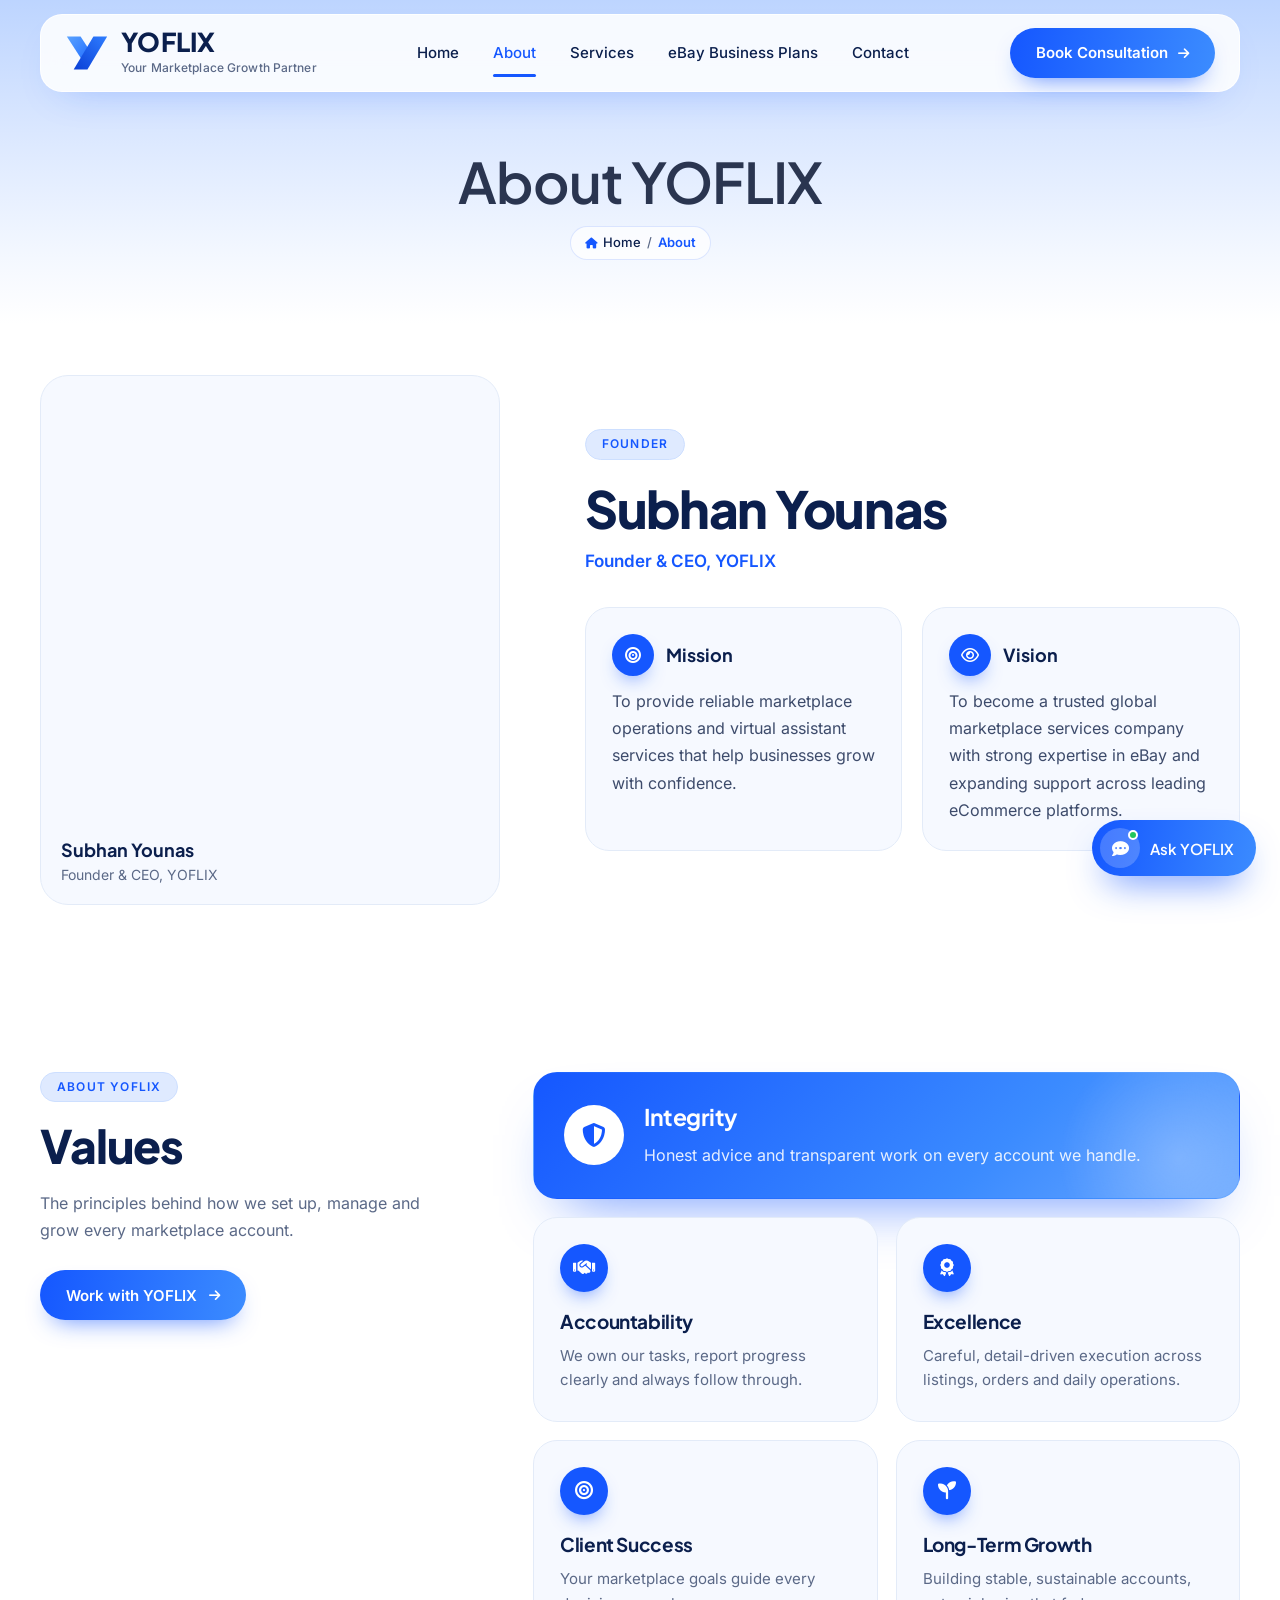
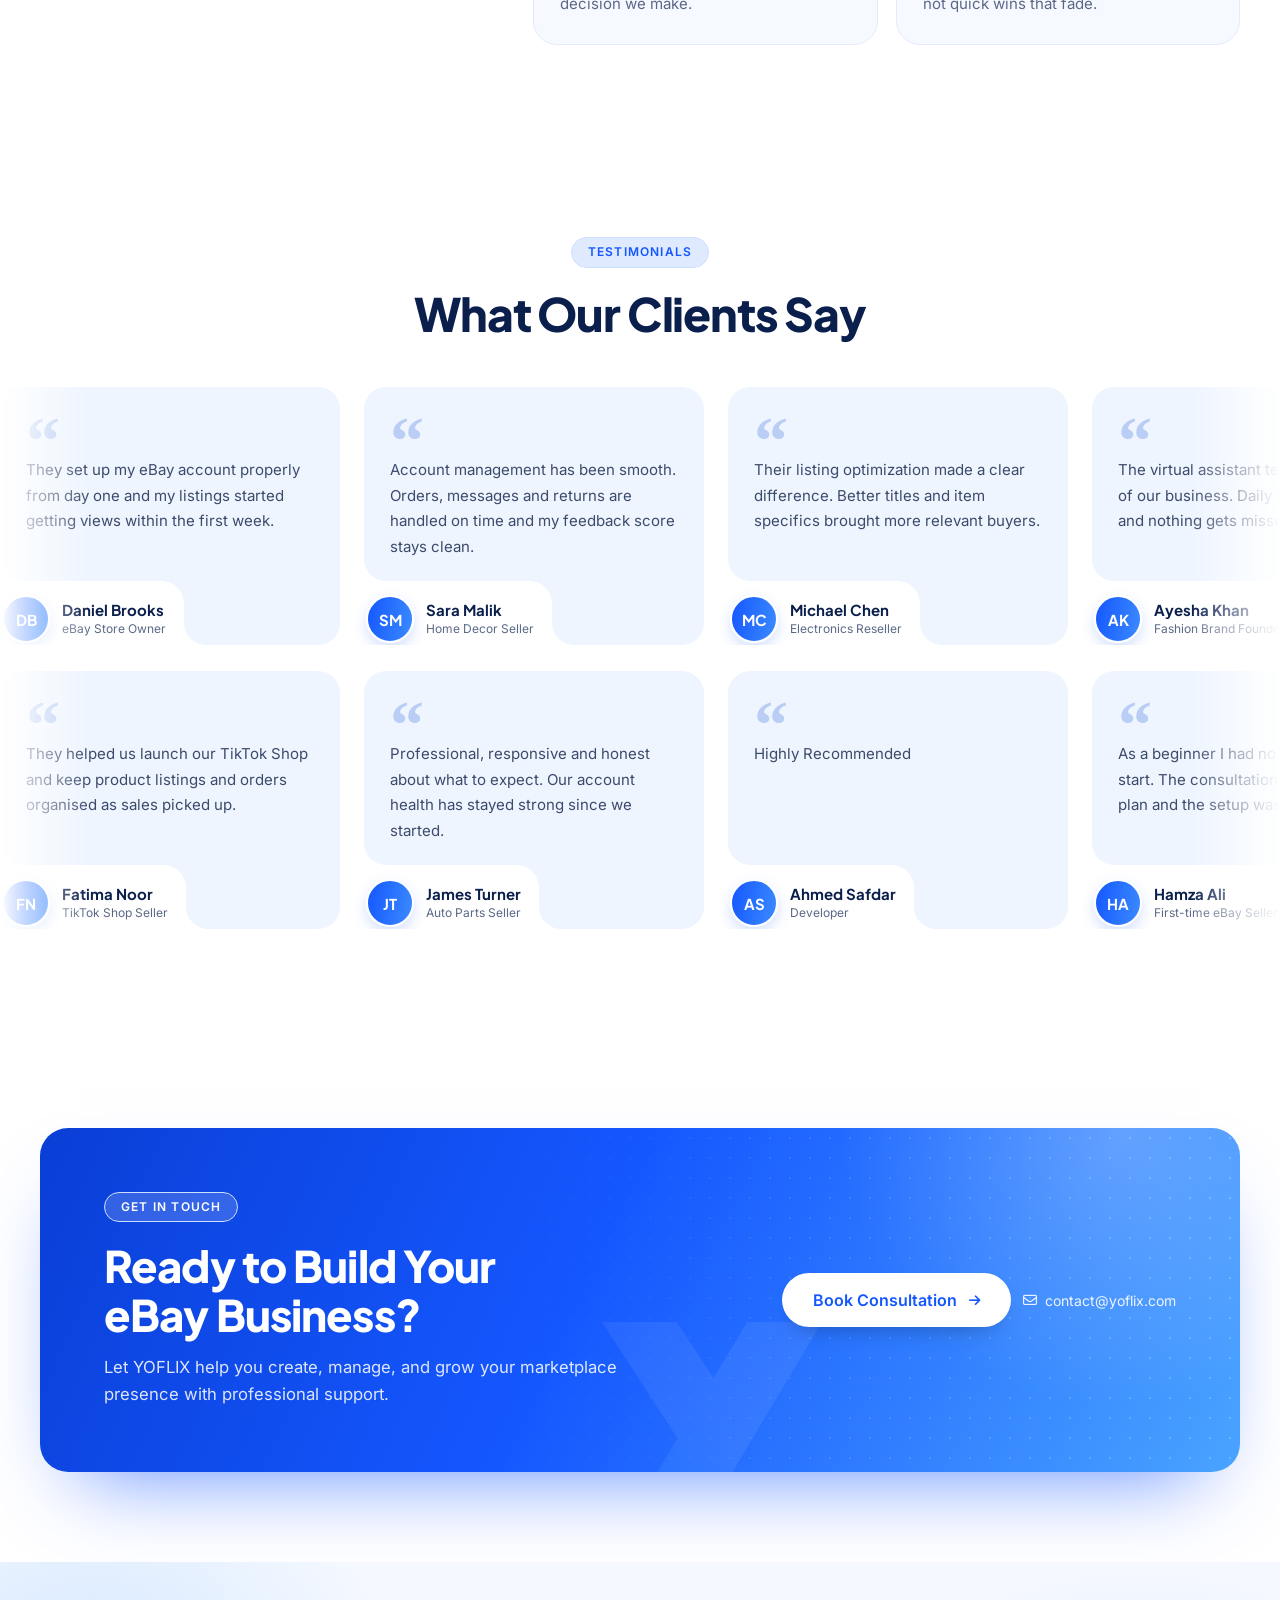
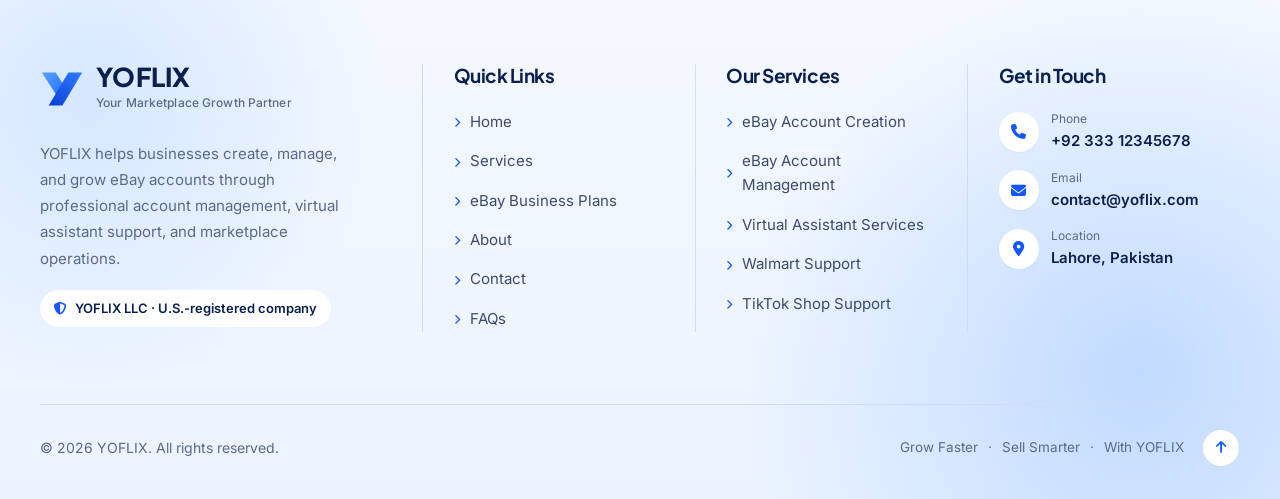
<file: about/index.html>
<!doctype html>
<html lang="en" class="theme-rexxsol-nova-document">
<head>
    <meta charset="utf-8">
    <meta name="viewport" content="width=device-width, initial-scale=1">
    <script>document.documentElement.classList.add('nova-js')</script>
    <title>About YOFLIX | YOFLIX</title>
<meta name="description" content="Placeholder demo content for local development and visual QA. This content is not a declaration of official company facts." />
<meta name="keywords" content="" />
<meta name="robots" content="noindex,nofollow" />
<meta property="og:title" content="About YOFLIX | YOFLIX" />
<meta property="og:description" content="Placeholder demo content for local development and visual QA. This content is not a declaration of official company facts." />
<meta name="twitter:card" content="summary_large_image" />
<meta property="og:image" content="../assets/images/yoflix-social-share.png" />        <link rel="icon" href="../assets/images/favicon.svg">
    <link rel="apple-touch-icon" href="../assets/images/apple-touch-icon.png">
    <link rel="stylesheet" href="../assets/css/fonts.css">
    <link rel="stylesheet" href="../assets/vendor/fontawesome/css/all.min.css">
    <link rel="preload" as="style" href="../assets/css/base.css" /><link rel="stylesheet" href="../assets/css/base.css" />    <link rel="stylesheet" href="../assets/css/style.css">
</head>
<body id="top" class="theme-rexxsol-nova antialiased" data-preview-theme="">
        <a class="nova-skip-link" href="#main-content">Skip to content</a>
    <div class="nova-header-slot" data-nova-header-slot data-home-page="false">
<header class="nova-header" data-nova-header data-home-page="false">
    <div class="nova-container nova-header-inner">
        <a class="nova-brand" href="../" aria-label="Yoflix home">
            <svg class="nova-logo-mark" viewBox="0 0 48 48" aria-hidden="true" focusable="false">
    <defs>
        <linearGradient id="nova-y-nRymxr-a" x1="0" y1="0" x2="1" y2="1"><stop offset="0" stop-color="#5aa2ff"/><stop offset="1" stop-color="#1f6bff"/></linearGradient>
        <linearGradient id="nova-y-nRymxr-b" x1="1" y1="0" x2="0" y2="1"><stop offset="0" stop-color="#2f7dff"/><stop offset="1" stop-color="#0a3fd6"/></linearGradient>
    </defs>
    <path d="M2 6h15l11 17-7.5 11.5Z" fill="url(#nova-y-nRymxr-a)"/>
    <path d="M31 6h15L24.5 42H9.5Z" fill="url(#nova-y-nRymxr-b)"/>
</svg>
            <span class="nova-brand-text"><span class="nova-wordmark">Yoflix</span><small>Your Marketplace Growth Partner</small></span>
        </a>
        <nav class="nova-navigation" aria-label="Main navigation">
                                                <a href="../"  >Home</a>
                                                                <a href="./"   aria-current="page" >About</a>
                                                                <a href="../services/"  >Services</a>
                                                                <a href="../ebay-business-plans/"  >eBay Business Plans</a>
                                                                <a href="../contact/"  >Contact</a>
                                    </nav>
        <a class="nova-header-cta" href="../contact/"><span>Book Consultation</span><i class="fa-solid fa-arrow-right" aria-hidden="true"></i></a>
        <details class="nova-mobile-menu" data-nova-menu>
            <summary aria-label="Open navigation menu" aria-controls="nova-mobile-panel"><span class="nova-burger" aria-hidden="true"><i></i><i></i></span></summary>
            <div id="nova-mobile-panel" class="nova-mobile-panel">
                <nav aria-label="Mobile navigation">
                                                                        <a href="../" style="--i: 0"  ><small>01</small>Home</a>
                                                                                                <a href="./" style="--i: 1"   aria-current="page" ><small>02</small>About</a>
                                                                                                <a href="../services/" style="--i: 2"  ><small>03</small>Services</a>
                                                                                                <a href="../ebay-business-plans/" style="--i: 3"  ><small>04</small>eBay Business Plans</a>
                                                                                                <a href="../contact/" style="--i: 4"  ><small>05</small>Contact</a>
                                                            </nav>
                <a class="nova-button nova-button-primary nova-button-lg" href="../contact/">Book Consultation <i class="fa-solid fa-arrow-right" aria-hidden="true"></i></a>
            </div>
        </details>
    </div>
</header>
</div>
    <div class="nova-curtain" aria-hidden="true"></div>
    <div class="nova-cursor" aria-hidden="true" data-nova-cursor><span></span></div>
    <main id="main-content" tabindex="-1">
         <div class="nova-about-page">
    <section class="nova-page-hero" aria-labelledby="nova-about-title">
    <div class="nova-container nova-page-hero-inner">
        <h1 id="nova-about-title" class="nova-enter nova-enter-1">About YOFLIX</h1>
                <nav class="nova-page-hero-crumb nova-enter nova-enter-2" aria-label="Breadcrumb">
    <a href="../"><i class="fa-solid fa-house" aria-hidden="true"></i>Home</a><span aria-hidden="true">/</span>
        <span aria-current="page">About</span>
</nav>
    </div>
</section>

    <section class="nova-section nova-founder" aria-labelledby="nova-founder-title">
        <div class="nova-container nova-founder-layout">
            <figure class="nova-founder-portrait">
                <div class="nova-founder-frame" data-reveal="mask">
                                            <span class="nova-founder-monogram" aria-hidden="true" data-parallax="-0.05">SY</span>
                                    </div>
                <figcaption><span>Subhan Younas</span><span>Founder &amp; CEO, YOFLIX</span></figcaption>
            </figure>
            <div class="nova-founder-copy">
                <p class="nova-pill">Founder</p>
                <h2 id="nova-founder-title" data-split>Subhan Younas</h2>
                <p class="nova-founder-role" data-reveal>Founder &amp; CEO, YOFLIX</p>
                                                <div class="nova-mv">
                    <article class="nova-mv-item" data-reveal>
                        <p class="nova-mv-title"><span class="nova-mv-icon" aria-hidden="true"><i class="fa-solid fa-bullseye"></i></span>Mission</p>
                        <p class="nova-mv-text">To provide reliable marketplace operations and virtual assistant services that help businesses grow with confidence.</p>
                    </article>
                    <article class="nova-mv-item" data-reveal style="--delay: 120ms">
                        <p class="nova-mv-title"><span class="nova-mv-icon" aria-hidden="true"><i class="fa-regular fa-eye"></i></span>Vision</p>
                        <p class="nova-mv-text">To become a trusted global marketplace services company with strong expertise in eBay and expanding support across leading eCommerce platforms.</p>
                    </article>
                </div>
            </div>
        </div>
    </section>

    <section class="nova-section nova-section--soft nova-values" aria-labelledby="nova-values-title">
        <div class="nova-container nova-values-layout">
            <header class="nova-values-intro">
                <p class="nova-pill">About YOFLIX</p>
                <h2 id="nova-values-title" data-split>Values</h2>
                <p class="nova-values-lead" data-reveal>The principles behind how we set up, manage and grow every marketplace account.</p>
                <a class="nova-button nova-button-primary" href="../contact/" data-reveal>Work with YOFLIX <i class="fa-solid fa-arrow-right" aria-hidden="true"></i></a>
            </header>
            <ol class="nova-values-grid" role="list">
                                    <li class="nova-value-card is-featured" data-reveal style="--delay: 0ms">
                        <span class="nova-value-icon" aria-hidden="true"><i class="fa-solid fa-shield-halved"></i></span>
                        <h3>Integrity</h3>
                        <p>Honest advice and transparent work on every account we handle.</p>                    </li>
                                    <li class="nova-value-card" data-reveal style="--delay: 80ms">
                        <span class="nova-value-icon" aria-hidden="true"><i class="fa-solid fa-handshake"></i></span>
                        <h3>Accountability</h3>
                        <p>We own our tasks, report progress clearly and always follow through.</p>                    </li>
                                    <li class="nova-value-card" data-reveal style="--delay: 160ms">
                        <span class="nova-value-icon" aria-hidden="true"><i class="fa-solid fa-award"></i></span>
                        <h3>Excellence</h3>
                        <p>Careful, detail-driven execution across listings, orders and daily operations.</p>                    </li>
                                    <li class="nova-value-card" data-reveal style="--delay: 240ms">
                        <span class="nova-value-icon" aria-hidden="true"><i class="fa-solid fa-bullseye"></i></span>
                        <h3>Client Success</h3>
                        <p>Your marketplace goals guide every decision we make.</p>                    </li>
                                    <li class="nova-value-card" data-reveal style="--delay: 320ms">
                        <span class="nova-value-icon" aria-hidden="true"><i class="fa-solid fa-seedling"></i></span>
                        <h3>Long-Term Growth</h3>
                        <p>Building stable, sustainable accounts, not quick wins that fade.</p>                    </li>
                            </ol>
        </div>
    </section>
</div>
         
                    <section class="nova-section nova-testimonials" aria-labelledby="nova-testimonials-title">
        <div class="nova-container">
            <header class="nova-testimonials-head" data-reveal>
                <p class="nova-pill">Testimonials</p>
                <h2 id="nova-testimonials-title">What Our Clients Say</h2>
            </header>
        </div>

        <div class="nova-marquee" aria-label="Client testimonials">
                            <div class="nova-marquee-row">
                    <div class="nova-marquee-track" style="--marquee-duration: 80s">
                                                                                                                    <figure class="nova-quote-card" >
    <div class="nova-quote-card-body">
        <span class="nova-quote-card-mark" aria-hidden="true">“</span>
        <blockquote>They set up my eBay account properly from day one and my listings started getting views within the first week.</blockquote>
    </div>
    <div class="nova-quote-card-foot">
        <figcaption class="nova-quote-card-author">
                            <span class="nova-quote-card-avatar" aria-hidden="true">DB</span>
                        <span>
                <strong>Daniel Brooks</strong>
                <small>eBay Store Owner</small>
            </span>
        </figcaption>
        <span class="nova-quote-card-tab" aria-hidden="true"></span>
    </div>
</figure>
                                                                                            <figure class="nova-quote-card" >
    <div class="nova-quote-card-body">
        <span class="nova-quote-card-mark" aria-hidden="true">“</span>
        <blockquote>Account management has been smooth. Orders, messages and returns are handled on time and my feedback score stays clean.</blockquote>
    </div>
    <div class="nova-quote-card-foot">
        <figcaption class="nova-quote-card-author">
                            <span class="nova-quote-card-avatar" aria-hidden="true">SM</span>
                        <span>
                <strong>Sara Malik</strong>
                <small>Home Decor Seller</small>
            </span>
        </figcaption>
        <span class="nova-quote-card-tab" aria-hidden="true"></span>
    </div>
</figure>
                                                                                            <figure class="nova-quote-card" >
    <div class="nova-quote-card-body">
        <span class="nova-quote-card-mark" aria-hidden="true">“</span>
        <blockquote>Their listing optimization made a clear difference. Better titles and item specifics brought more relevant buyers.</blockquote>
    </div>
    <div class="nova-quote-card-foot">
        <figcaption class="nova-quote-card-author">
                            <span class="nova-quote-card-avatar" aria-hidden="true">MC</span>
                        <span>
                <strong>Michael Chen</strong>
                <small>Electronics Reseller</small>
            </span>
        </figcaption>
        <span class="nova-quote-card-tab" aria-hidden="true"></span>
    </div>
</figure>
                                                                                            <figure class="nova-quote-card" >
    <div class="nova-quote-card-body">
        <span class="nova-quote-card-mark" aria-hidden="true">“</span>
        <blockquote>The virtual assistant team feels like part of our business. Daily updates are clear and nothing gets missed.</blockquote>
    </div>
    <div class="nova-quote-card-foot">
        <figcaption class="nova-quote-card-author">
                            <span class="nova-quote-card-avatar" aria-hidden="true">AK</span>
                        <span>
                <strong>Ayesha Khan</strong>
                <small>Fashion Brand Founder</small>
            </span>
        </figcaption>
        <span class="nova-quote-card-tab" aria-hidden="true"></span>
    </div>
</figure>
                                                                                            <figure class="nova-quote-card" >
    <div class="nova-quote-card-body">
        <span class="nova-quote-card-mark" aria-hidden="true">“</span>
        <blockquote>Getting approved and live on Walmart felt complicated until YOFLIX walked us through every step.</blockquote>
    </div>
    <div class="nova-quote-card-foot">
        <figcaption class="nova-quote-card-author">
                            <span class="nova-quote-card-avatar" aria-hidden="true">RH</span>
                        <span>
                <strong>Robert Hayes</strong>
                <small>Walmart Marketplace Seller</small>
            </span>
        </figcaption>
        <span class="nova-quote-card-tab" aria-hidden="true"></span>
    </div>
</figure>
                                                                                            <figure class="nova-quote-card"  aria-hidden="true" >
    <div class="nova-quote-card-body">
        <span class="nova-quote-card-mark" aria-hidden="true">“</span>
        <blockquote>They set up my eBay account properly from day one and my listings started getting views within the first week.</blockquote>
    </div>
    <div class="nova-quote-card-foot">
        <figcaption class="nova-quote-card-author">
                            <span class="nova-quote-card-avatar" aria-hidden="true">DB</span>
                        <span>
                <strong>Daniel Brooks</strong>
                <small>eBay Store Owner</small>
            </span>
        </figcaption>
        <span class="nova-quote-card-tab" aria-hidden="true"></span>
    </div>
</figure>
                                                                                            <figure class="nova-quote-card"  aria-hidden="true" >
    <div class="nova-quote-card-body">
        <span class="nova-quote-card-mark" aria-hidden="true">“</span>
        <blockquote>Account management has been smooth. Orders, messages and returns are handled on time and my feedback score stays clean.</blockquote>
    </div>
    <div class="nova-quote-card-foot">
        <figcaption class="nova-quote-card-author">
                            <span class="nova-quote-card-avatar" aria-hidden="true">SM</span>
                        <span>
                <strong>Sara Malik</strong>
                <small>Home Decor Seller</small>
            </span>
        </figcaption>
        <span class="nova-quote-card-tab" aria-hidden="true"></span>
    </div>
</figure>
                                                                                            <figure class="nova-quote-card"  aria-hidden="true" >
    <div class="nova-quote-card-body">
        <span class="nova-quote-card-mark" aria-hidden="true">“</span>
        <blockquote>Their listing optimization made a clear difference. Better titles and item specifics brought more relevant buyers.</blockquote>
    </div>
    <div class="nova-quote-card-foot">
        <figcaption class="nova-quote-card-author">
                            <span class="nova-quote-card-avatar" aria-hidden="true">MC</span>
                        <span>
                <strong>Michael Chen</strong>
                <small>Electronics Reseller</small>
            </span>
        </figcaption>
        <span class="nova-quote-card-tab" aria-hidden="true"></span>
    </div>
</figure>
                                                                                            <figure class="nova-quote-card"  aria-hidden="true" >
    <div class="nova-quote-card-body">
        <span class="nova-quote-card-mark" aria-hidden="true">“</span>
        <blockquote>The virtual assistant team feels like part of our business. Daily updates are clear and nothing gets missed.</blockquote>
    </div>
    <div class="nova-quote-card-foot">
        <figcaption class="nova-quote-card-author">
                            <span class="nova-quote-card-avatar" aria-hidden="true">AK</span>
                        <span>
                <strong>Ayesha Khan</strong>
                <small>Fashion Brand Founder</small>
            </span>
        </figcaption>
        <span class="nova-quote-card-tab" aria-hidden="true"></span>
    </div>
</figure>
                                                                                            <figure class="nova-quote-card"  aria-hidden="true" >
    <div class="nova-quote-card-body">
        <span class="nova-quote-card-mark" aria-hidden="true">“</span>
        <blockquote>Getting approved and live on Walmart felt complicated until YOFLIX walked us through every step.</blockquote>
    </div>
    <div class="nova-quote-card-foot">
        <figcaption class="nova-quote-card-author">
                            <span class="nova-quote-card-avatar" aria-hidden="true">RH</span>
                        <span>
                <strong>Robert Hayes</strong>
                <small>Walmart Marketplace Seller</small>
            </span>
        </figcaption>
        <span class="nova-quote-card-tab" aria-hidden="true"></span>
    </div>
</figure>
                                                                                                                                                <figure class="nova-quote-card"  aria-hidden="true" >
    <div class="nova-quote-card-body">
        <span class="nova-quote-card-mark" aria-hidden="true">“</span>
        <blockquote>They set up my eBay account properly from day one and my listings started getting views within the first week.</blockquote>
    </div>
    <div class="nova-quote-card-foot">
        <figcaption class="nova-quote-card-author">
                            <span class="nova-quote-card-avatar" aria-hidden="true">DB</span>
                        <span>
                <strong>Daniel Brooks</strong>
                <small>eBay Store Owner</small>
            </span>
        </figcaption>
        <span class="nova-quote-card-tab" aria-hidden="true"></span>
    </div>
</figure>
                                                                                            <figure class="nova-quote-card"  aria-hidden="true" >
    <div class="nova-quote-card-body">
        <span class="nova-quote-card-mark" aria-hidden="true">“</span>
        <blockquote>Account management has been smooth. Orders, messages and returns are handled on time and my feedback score stays clean.</blockquote>
    </div>
    <div class="nova-quote-card-foot">
        <figcaption class="nova-quote-card-author">
                            <span class="nova-quote-card-avatar" aria-hidden="true">SM</span>
                        <span>
                <strong>Sara Malik</strong>
                <small>Home Decor Seller</small>
            </span>
        </figcaption>
        <span class="nova-quote-card-tab" aria-hidden="true"></span>
    </div>
</figure>
                                                                                            <figure class="nova-quote-card"  aria-hidden="true" >
    <div class="nova-quote-card-body">
        <span class="nova-quote-card-mark" aria-hidden="true">“</span>
        <blockquote>Their listing optimization made a clear difference. Better titles and item specifics brought more relevant buyers.</blockquote>
    </div>
    <div class="nova-quote-card-foot">
        <figcaption class="nova-quote-card-author">
                            <span class="nova-quote-card-avatar" aria-hidden="true">MC</span>
                        <span>
                <strong>Michael Chen</strong>
                <small>Electronics Reseller</small>
            </span>
        </figcaption>
        <span class="nova-quote-card-tab" aria-hidden="true"></span>
    </div>
</figure>
                                                                                            <figure class="nova-quote-card"  aria-hidden="true" >
    <div class="nova-quote-card-body">
        <span class="nova-quote-card-mark" aria-hidden="true">“</span>
        <blockquote>The virtual assistant team feels like part of our business. Daily updates are clear and nothing gets missed.</blockquote>
    </div>
    <div class="nova-quote-card-foot">
        <figcaption class="nova-quote-card-author">
                            <span class="nova-quote-card-avatar" aria-hidden="true">AK</span>
                        <span>
                <strong>Ayesha Khan</strong>
                <small>Fashion Brand Founder</small>
            </span>
        </figcaption>
        <span class="nova-quote-card-tab" aria-hidden="true"></span>
    </div>
</figure>
                                                                                            <figure class="nova-quote-card"  aria-hidden="true" >
    <div class="nova-quote-card-body">
        <span class="nova-quote-card-mark" aria-hidden="true">“</span>
        <blockquote>Getting approved and live on Walmart felt complicated until YOFLIX walked us through every step.</blockquote>
    </div>
    <div class="nova-quote-card-foot">
        <figcaption class="nova-quote-card-author">
                            <span class="nova-quote-card-avatar" aria-hidden="true">RH</span>
                        <span>
                <strong>Robert Hayes</strong>
                <small>Walmart Marketplace Seller</small>
            </span>
        </figcaption>
        <span class="nova-quote-card-tab" aria-hidden="true"></span>
    </div>
</figure>
                                                                                            <figure class="nova-quote-card"  aria-hidden="true" >
    <div class="nova-quote-card-body">
        <span class="nova-quote-card-mark" aria-hidden="true">“</span>
        <blockquote>They set up my eBay account properly from day one and my listings started getting views within the first week.</blockquote>
    </div>
    <div class="nova-quote-card-foot">
        <figcaption class="nova-quote-card-author">
                            <span class="nova-quote-card-avatar" aria-hidden="true">DB</span>
                        <span>
                <strong>Daniel Brooks</strong>
                <small>eBay Store Owner</small>
            </span>
        </figcaption>
        <span class="nova-quote-card-tab" aria-hidden="true"></span>
    </div>
</figure>
                                                                                            <figure class="nova-quote-card"  aria-hidden="true" >
    <div class="nova-quote-card-body">
        <span class="nova-quote-card-mark" aria-hidden="true">“</span>
        <blockquote>Account management has been smooth. Orders, messages and returns are handled on time and my feedback score stays clean.</blockquote>
    </div>
    <div class="nova-quote-card-foot">
        <figcaption class="nova-quote-card-author">
                            <span class="nova-quote-card-avatar" aria-hidden="true">SM</span>
                        <span>
                <strong>Sara Malik</strong>
                <small>Home Decor Seller</small>
            </span>
        </figcaption>
        <span class="nova-quote-card-tab" aria-hidden="true"></span>
    </div>
</figure>
                                                                                            <figure class="nova-quote-card"  aria-hidden="true" >
    <div class="nova-quote-card-body">
        <span class="nova-quote-card-mark" aria-hidden="true">“</span>
        <blockquote>Their listing optimization made a clear difference. Better titles and item specifics brought more relevant buyers.</blockquote>
    </div>
    <div class="nova-quote-card-foot">
        <figcaption class="nova-quote-card-author">
                            <span class="nova-quote-card-avatar" aria-hidden="true">MC</span>
                        <span>
                <strong>Michael Chen</strong>
                <small>Electronics Reseller</small>
            </span>
        </figcaption>
        <span class="nova-quote-card-tab" aria-hidden="true"></span>
    </div>
</figure>
                                                                                            <figure class="nova-quote-card"  aria-hidden="true" >
    <div class="nova-quote-card-body">
        <span class="nova-quote-card-mark" aria-hidden="true">“</span>
        <blockquote>The virtual assistant team feels like part of our business. Daily updates are clear and nothing gets missed.</blockquote>
    </div>
    <div class="nova-quote-card-foot">
        <figcaption class="nova-quote-card-author">
                            <span class="nova-quote-card-avatar" aria-hidden="true">AK</span>
                        <span>
                <strong>Ayesha Khan</strong>
                <small>Fashion Brand Founder</small>
            </span>
        </figcaption>
        <span class="nova-quote-card-tab" aria-hidden="true"></span>
    </div>
</figure>
                                                                                            <figure class="nova-quote-card"  aria-hidden="true" >
    <div class="nova-quote-card-body">
        <span class="nova-quote-card-mark" aria-hidden="true">“</span>
        <blockquote>Getting approved and live on Walmart felt complicated until YOFLIX walked us through every step.</blockquote>
    </div>
    <div class="nova-quote-card-foot">
        <figcaption class="nova-quote-card-author">
                            <span class="nova-quote-card-avatar" aria-hidden="true">RH</span>
                        <span>
                <strong>Robert Hayes</strong>
                <small>Walmart Marketplace Seller</small>
            </span>
        </figcaption>
        <span class="nova-quote-card-tab" aria-hidden="true"></span>
    </div>
</figure>
                                                                        </div>
                </div>
                            <div class="nova-marquee-row is-reverse">
                    <div class="nova-marquee-track" style="--marquee-duration: 64s">
                                                                                                                    <figure class="nova-quote-card" >
    <div class="nova-quote-card-body">
        <span class="nova-quote-card-mark" aria-hidden="true">“</span>
        <blockquote>They helped us launch our TikTok Shop and keep product listings and orders organised as sales picked up.</blockquote>
    </div>
    <div class="nova-quote-card-foot">
        <figcaption class="nova-quote-card-author">
                            <span class="nova-quote-card-avatar" aria-hidden="true">FN</span>
                        <span>
                <strong>Fatima Noor</strong>
                <small>TikTok Shop Seller</small>
            </span>
        </figcaption>
        <span class="nova-quote-card-tab" aria-hidden="true"></span>
    </div>
</figure>
                                                                                            <figure class="nova-quote-card" >
    <div class="nova-quote-card-body">
        <span class="nova-quote-card-mark" aria-hidden="true">“</span>
        <blockquote>Professional, responsive and honest about what to expect. Our account health has stayed strong since we started.</blockquote>
    </div>
    <div class="nova-quote-card-foot">
        <figcaption class="nova-quote-card-author">
                            <span class="nova-quote-card-avatar" aria-hidden="true">JT</span>
                        <span>
                <strong>James Turner</strong>
                <small>Auto Parts Seller</small>
            </span>
        </figcaption>
        <span class="nova-quote-card-tab" aria-hidden="true"></span>
    </div>
</figure>
                                                                                            <figure class="nova-quote-card" >
    <div class="nova-quote-card-body">
        <span class="nova-quote-card-mark" aria-hidden="true">“</span>
        <blockquote>Highly Recommended</blockquote>
    </div>
    <div class="nova-quote-card-foot">
        <figcaption class="nova-quote-card-author">
                            <span class="nova-quote-card-avatar" aria-hidden="true">AS</span>
                        <span>
                <strong>Ahmed Safdar</strong>
                <small>Developer</small>
            </span>
        </figcaption>
        <span class="nova-quote-card-tab" aria-hidden="true"></span>
    </div>
</figure>
                                                                                            <figure class="nova-quote-card" >
    <div class="nova-quote-card-body">
        <span class="nova-quote-card-mark" aria-hidden="true">“</span>
        <blockquote>As a beginner I had no idea where to start. The consultation gave me a clear plan and the setup was done right.</blockquote>
    </div>
    <div class="nova-quote-card-foot">
        <figcaption class="nova-quote-card-author">
                            <span class="nova-quote-card-avatar" aria-hidden="true">HA</span>
                        <span>
                <strong>Hamza Ali</strong>
                <small>First-time eBay Seller</small>
            </span>
        </figcaption>
        <span class="nova-quote-card-tab" aria-hidden="true"></span>
    </div>
</figure>
                                                                                            <figure class="nova-quote-card"  aria-hidden="true" >
    <div class="nova-quote-card-body">
        <span class="nova-quote-card-mark" aria-hidden="true">“</span>
        <blockquote>They helped us launch our TikTok Shop and keep product listings and orders organised as sales picked up.</blockquote>
    </div>
    <div class="nova-quote-card-foot">
        <figcaption class="nova-quote-card-author">
                            <span class="nova-quote-card-avatar" aria-hidden="true">FN</span>
                        <span>
                <strong>Fatima Noor</strong>
                <small>TikTok Shop Seller</small>
            </span>
        </figcaption>
        <span class="nova-quote-card-tab" aria-hidden="true"></span>
    </div>
</figure>
                                                                                            <figure class="nova-quote-card"  aria-hidden="true" >
    <div class="nova-quote-card-body">
        <span class="nova-quote-card-mark" aria-hidden="true">“</span>
        <blockquote>Professional, responsive and honest about what to expect. Our account health has stayed strong since we started.</blockquote>
    </div>
    <div class="nova-quote-card-foot">
        <figcaption class="nova-quote-card-author">
                            <span class="nova-quote-card-avatar" aria-hidden="true">JT</span>
                        <span>
                <strong>James Turner</strong>
                <small>Auto Parts Seller</small>
            </span>
        </figcaption>
        <span class="nova-quote-card-tab" aria-hidden="true"></span>
    </div>
</figure>
                                                                                            <figure class="nova-quote-card"  aria-hidden="true" >
    <div class="nova-quote-card-body">
        <span class="nova-quote-card-mark" aria-hidden="true">“</span>
        <blockquote>Highly Recommended</blockquote>
    </div>
    <div class="nova-quote-card-foot">
        <figcaption class="nova-quote-card-author">
                            <span class="nova-quote-card-avatar" aria-hidden="true">AS</span>
                        <span>
                <strong>Ahmed Safdar</strong>
                <small>Developer</small>
            </span>
        </figcaption>
        <span class="nova-quote-card-tab" aria-hidden="true"></span>
    </div>
</figure>
                                                                                            <figure class="nova-quote-card"  aria-hidden="true" >
    <div class="nova-quote-card-body">
        <span class="nova-quote-card-mark" aria-hidden="true">“</span>
        <blockquote>As a beginner I had no idea where to start. The consultation gave me a clear plan and the setup was done right.</blockquote>
    </div>
    <div class="nova-quote-card-foot">
        <figcaption class="nova-quote-card-author">
                            <span class="nova-quote-card-avatar" aria-hidden="true">HA</span>
                        <span>
                <strong>Hamza Ali</strong>
                <small>First-time eBay Seller</small>
            </span>
        </figcaption>
        <span class="nova-quote-card-tab" aria-hidden="true"></span>
    </div>
</figure>
                                                                                                                                                <figure class="nova-quote-card"  aria-hidden="true" >
    <div class="nova-quote-card-body">
        <span class="nova-quote-card-mark" aria-hidden="true">“</span>
        <blockquote>They helped us launch our TikTok Shop and keep product listings and orders organised as sales picked up.</blockquote>
    </div>
    <div class="nova-quote-card-foot">
        <figcaption class="nova-quote-card-author">
                            <span class="nova-quote-card-avatar" aria-hidden="true">FN</span>
                        <span>
                <strong>Fatima Noor</strong>
                <small>TikTok Shop Seller</small>
            </span>
        </figcaption>
        <span class="nova-quote-card-tab" aria-hidden="true"></span>
    </div>
</figure>
                                                                                            <figure class="nova-quote-card"  aria-hidden="true" >
    <div class="nova-quote-card-body">
        <span class="nova-quote-card-mark" aria-hidden="true">“</span>
        <blockquote>Professional, responsive and honest about what to expect. Our account health has stayed strong since we started.</blockquote>
    </div>
    <div class="nova-quote-card-foot">
        <figcaption class="nova-quote-card-author">
                            <span class="nova-quote-card-avatar" aria-hidden="true">JT</span>
                        <span>
                <strong>James Turner</strong>
                <small>Auto Parts Seller</small>
            </span>
        </figcaption>
        <span class="nova-quote-card-tab" aria-hidden="true"></span>
    </div>
</figure>
                                                                                            <figure class="nova-quote-card"  aria-hidden="true" >
    <div class="nova-quote-card-body">
        <span class="nova-quote-card-mark" aria-hidden="true">“</span>
        <blockquote>Highly Recommended</blockquote>
    </div>
    <div class="nova-quote-card-foot">
        <figcaption class="nova-quote-card-author">
                            <span class="nova-quote-card-avatar" aria-hidden="true">AS</span>
                        <span>
                <strong>Ahmed Safdar</strong>
                <small>Developer</small>
            </span>
        </figcaption>
        <span class="nova-quote-card-tab" aria-hidden="true"></span>
    </div>
</figure>
                                                                                            <figure class="nova-quote-card"  aria-hidden="true" >
    <div class="nova-quote-card-body">
        <span class="nova-quote-card-mark" aria-hidden="true">“</span>
        <blockquote>As a beginner I had no idea where to start. The consultation gave me a clear plan and the setup was done right.</blockquote>
    </div>
    <div class="nova-quote-card-foot">
        <figcaption class="nova-quote-card-author">
                            <span class="nova-quote-card-avatar" aria-hidden="true">HA</span>
                        <span>
                <strong>Hamza Ali</strong>
                <small>First-time eBay Seller</small>
            </span>
        </figcaption>
        <span class="nova-quote-card-tab" aria-hidden="true"></span>
    </div>
</figure>
                                                                                            <figure class="nova-quote-card"  aria-hidden="true" >
    <div class="nova-quote-card-body">
        <span class="nova-quote-card-mark" aria-hidden="true">“</span>
        <blockquote>They helped us launch our TikTok Shop and keep product listings and orders organised as sales picked up.</blockquote>
    </div>
    <div class="nova-quote-card-foot">
        <figcaption class="nova-quote-card-author">
                            <span class="nova-quote-card-avatar" aria-hidden="true">FN</span>
                        <span>
                <strong>Fatima Noor</strong>
                <small>TikTok Shop Seller</small>
            </span>
        </figcaption>
        <span class="nova-quote-card-tab" aria-hidden="true"></span>
    </div>
</figure>
                                                                                            <figure class="nova-quote-card"  aria-hidden="true" >
    <div class="nova-quote-card-body">
        <span class="nova-quote-card-mark" aria-hidden="true">“</span>
        <blockquote>Professional, responsive and honest about what to expect. Our account health has stayed strong since we started.</blockquote>
    </div>
    <div class="nova-quote-card-foot">
        <figcaption class="nova-quote-card-author">
                            <span class="nova-quote-card-avatar" aria-hidden="true">JT</span>
                        <span>
                <strong>James Turner</strong>
                <small>Auto Parts Seller</small>
            </span>
        </figcaption>
        <span class="nova-quote-card-tab" aria-hidden="true"></span>
    </div>
</figure>
                                                                                            <figure class="nova-quote-card"  aria-hidden="true" >
    <div class="nova-quote-card-body">
        <span class="nova-quote-card-mark" aria-hidden="true">“</span>
        <blockquote>Highly Recommended</blockquote>
    </div>
    <div class="nova-quote-card-foot">
        <figcaption class="nova-quote-card-author">
                            <span class="nova-quote-card-avatar" aria-hidden="true">AS</span>
                        <span>
                <strong>Ahmed Safdar</strong>
                <small>Developer</small>
            </span>
        </figcaption>
        <span class="nova-quote-card-tab" aria-hidden="true"></span>
    </div>
</figure>
                                                                                            <figure class="nova-quote-card"  aria-hidden="true" >
    <div class="nova-quote-card-body">
        <span class="nova-quote-card-mark" aria-hidden="true">“</span>
        <blockquote>As a beginner I had no idea where to start. The consultation gave me a clear plan and the setup was done right.</blockquote>
    </div>
    <div class="nova-quote-card-foot">
        <figcaption class="nova-quote-card-author">
                            <span class="nova-quote-card-avatar" aria-hidden="true">HA</span>
                        <span>
                <strong>Hamza Ali</strong>
                <small>First-time eBay Seller</small>
            </span>
        </figcaption>
        <span class="nova-quote-card-tab" aria-hidden="true"></span>
    </div>
</figure>
                                                                        </div>
                </div>
                    </div>
    </section>
                
            </main>
    
            <section class="nova-cta" aria-labelledby="nova-project-cta-title">
    <div class="nova-container">
        <div class="nova-cta-panel" data-reveal>
            <div class="nova-cta-copy">
                <p class="nova-pill nova-pill--light">Get in touch</p>                <h2 id="nova-project-cta-title">Ready to Build Your eBay Business?</h2>
                <p>Let YOFLIX help you create, manage, and grow your marketplace presence with professional support.</p>            </div>
            <div class="nova-cta-actions">
                <a class="nova-button nova-button-white nova-button-lg" href="../contact/">Book Consultation <i class="fa-solid fa-arrow-right" aria-hidden="true"></i></a>
                                <a class="nova-cta-email" href="mailto:contact@yoflix.com"><i class="fa-regular fa-envelope" aria-hidden="true"></i>contact@yoflix.com</a>            </div>
            <span class="nova-cta-mark" aria-hidden="true"><svg class="nova-logo-mark" viewBox="0 0 48 48" aria-hidden="true" focusable="false">
    <defs>
        <linearGradient id="nova-y-bb9SfA-a" x1="0" y1="0" x2="1" y2="1"><stop offset="0" stop-color="#5aa2ff"/><stop offset="1" stop-color="#1f6bff"/></linearGradient>
        <linearGradient id="nova-y-bb9SfA-b" x1="1" y1="0" x2="0" y2="1"><stop offset="0" stop-color="#2f7dff"/><stop offset="1" stop-color="#0a3fd6"/></linearGradient>
    </defs>
    <path d="M2 6h15l11 17-7.5 11.5Z" fill="url(#nova-y-bb9SfA-a)"/>
    <path d="M31 6h15L24.5 42H9.5Z" fill="url(#nova-y-bb9SfA-b)"/>
</svg>
</span>
        </div>
    </div>
</section>
        <footer class="nova-footer nova-premium-footer">
    <div class="nova-bg-shapes nova-bg-shapes--footer" aria-hidden="true"><span></span><span></span></div>
    <div class="nova-container">
        <div class="nova-footer-grid">
            <section class="nova-footer-brand" aria-label="About Yoflix">
                <a class="nova-brand" href="../" aria-label="Yoflix home"><svg class="nova-logo-mark" viewBox="0 0 48 48" aria-hidden="true" focusable="false">
    <defs>
        <linearGradient id="nova-y-RmLd76-a" x1="0" y1="0" x2="1" y2="1"><stop offset="0" stop-color="#5aa2ff"/><stop offset="1" stop-color="#1f6bff"/></linearGradient>
        <linearGradient id="nova-y-RmLd76-b" x1="1" y1="0" x2="0" y2="1"><stop offset="0" stop-color="#2f7dff"/><stop offset="1" stop-color="#0a3fd6"/></linearGradient>
    </defs>
    <path d="M2 6h15l11 17-7.5 11.5Z" fill="url(#nova-y-RmLd76-a)"/>
    <path d="M31 6h15L24.5 42H9.5Z" fill="url(#nova-y-RmLd76-b)"/>
</svg>
<span class="nova-brand-text"><strong class="nova-premium-footer-wordmark">Yoflix</strong><small>Your Marketplace Growth Partner</small></span></a>
                <p>YOFLIX helps businesses create, manage, and grow eBay accounts through professional account management, virtual assistant support, and marketplace operations.</p>                <p class="nova-footer-legal-badge"><i class="fa-solid fa-shield-halved" aria-hidden="true"></i>YOFLIX LLC · U.S.-registered company</p>
                            </section>

                            <nav class="nova-footer-nav" aria-label="Company">
                    <h2>Quick Links</h2>
                    <ul role="list">
                                                    <li><a href="../" ><i class="fa-solid fa-chevron-right" aria-hidden="true"></i>Home</a></li>
                                                    <li><a href="../services/" ><i class="fa-solid fa-chevron-right" aria-hidden="true"></i>Services</a></li>
                                                    <li><a href="../ebay-business-plans/" ><i class="fa-solid fa-chevron-right" aria-hidden="true"></i>eBay Business Plans</a></li>
                                                    <li><a href="./" ><i class="fa-solid fa-chevron-right" aria-hidden="true"></i>About</a></li>
                                                    <li><a href="../contact/" ><i class="fa-solid fa-chevron-right" aria-hidden="true"></i>Contact</a></li>
                                                    <li><a href="../faqs/" ><i class="fa-solid fa-chevron-right" aria-hidden="true"></i>FAQs</a></li>
                                            </ul>
                </nav>
            
                            <nav class="nova-footer-nav" aria-label="Our Services">
                    <h2>Our Services</h2>
                    <ul role="list">
                                                    <li><a href="../services/#service-ebay-account-creation"><i class="fa-solid fa-chevron-right" aria-hidden="true"></i>eBay Account Creation</a></li>
                                                    <li><a href="../services/#service-ebay-account-management"><i class="fa-solid fa-chevron-right" aria-hidden="true"></i>eBay Account Management</a></li>
                                                    <li><a href="../services/#service-virtual-assistant-services"><i class="fa-solid fa-chevron-right" aria-hidden="true"></i>Virtual Assistant Services</a></li>
                                                    <li><a href="../services/#service-walmart-support"><i class="fa-solid fa-chevron-right" aria-hidden="true"></i>Walmart Support</a></li>
                                                    <li><a href="../services/#service-tiktok-shop-support"><i class="fa-solid fa-chevron-right" aria-hidden="true"></i>TikTok Shop Support</a></li>
                                            </ul>
                </nav>
            
            <section class="nova-footer-contact" aria-labelledby="nova-footer-contact-heading">
                <h2 id="nova-footer-contact-heading">Get in Touch</h2>
                <ul role="list">
                                            <li><span class="nova-icon-circle nova-icon-circle--sm" aria-hidden="true"><i class="fa-solid fa-phone"></i></span><span><small>Phone</small><a href="tel:+9233312345678">+92 333 12345678</a></span></li>
                                                                <li><span class="nova-icon-circle nova-icon-circle--sm" aria-hidden="true"><i class="fa-solid fa-envelope"></i></span><span><small>Email</small><a href="mailto:contact@yoflix.com">contact@yoflix.com</a></span></li>
                                                                                    <li><span class="nova-icon-circle nova-icon-circle--sm" aria-hidden="true"><i class="fa-solid fa-location-dot"></i></span><span><small>Location</small><a href="https://maps.google.com/?q=Lahore%2C+Pakistan" target="_blank" rel="noopener noreferrer">Lahore, Pakistan</a></span></li>
                                    </ul>
            </section>
        </div>

        <div class="nova-footer-bottom">
            <p>© 2026 YOFLIX. All rights reserved.</p>
                        <div class="nova-footer-motto">
                <span>Grow Faster</span><span>Sell Smarter</span><span>With YOFLIX</span>
                <button type="button" class="nova-back-to-top" data-nova-back-to-top aria-label="Back to top"><i class="fa-solid fa-arrow-up" aria-hidden="true"></i></button>
            </div>
        </div>
    </div>
</footer>
                <div
    class="nova-chat"
    data-ai-chat
>
    <button class="nova-chat-launcher" type="button" data-launcher aria-expanded="false" aria-controls="nova-chat-panel" aria-label="Open YOFLIX Assistant" hidden>
        <span class="nova-chat-launcher-icon"><i class="fa-solid fa-comment-dots" aria-hidden="true"></i></span>
        <span class="nova-chat-launcher-label">Ask YOFLIX</span>
    </button>

    <section class="nova-chat-panel" id="nova-chat-panel" data-panel role="dialog" aria-modal="false" aria-labelledby="nova-chat-name" hidden>
        <header class="nova-chat-header">
            <div class="nova-chat-avatar" data-avatar aria-hidden="true"><i class="fa-solid fa-robot"></i></div>
            <div class="nova-chat-identity">
                <h2 id="nova-chat-name" data-name>YOFLIX Assistant</h2>
                <p><span class="nova-chat-online" aria-hidden="true"></span><span data-description>Online</span></p>
            </div>
            <button class="nova-chat-icon-button" type="button" data-reset aria-label="Start a new conversation" title="New conversation"><i class="fa-solid fa-rotate-left" aria-hidden="true"></i></button>
            <button class="nova-chat-icon-button" type="button" data-close aria-label="Close chat" title="Close"><i class="fa-solid fa-xmark" aria-hidden="true"></i></button>
        </header>

        <div class="nova-chat-messages" data-messages role="log" aria-live="polite" aria-relevant="additions text">
            <p class="nova-chat-message is-assistant" data-welcome></p>
        </div>
        <div class="nova-chat-suggestions" data-suggestions aria-label="Suggested questions"></div>
        <p class="nova-chat-error" data-error role="alert" hidden></p>

        <form class="nova-chat-form" data-chat-form>
            <label class="sr-only" for="nova-chat-input">Your message</label>
            <textarea id="nova-chat-input" name="message" rows="1" maxlength="1200" data-message-input></textarea>
            <button type="submit" data-send aria-label="Send message"><i class="fa-solid fa-arrow-up" aria-hidden="true"></i></button>
        </form>

        <div class="nova-chat-footer">
            <a data-contact href="../contact/"><i class="fa-regular fa-envelope" aria-hidden="true"></i> Contact us</a>
            <a data-quotation href="../contact/"><i class="fa-regular fa-calendar" aria-hidden="true"></i> Book consultation</a>
            <button type="button" data-lead-open hidden><i class="fa-regular fa-paper-plane" aria-hidden="true"></i> Send inquiry</button>
        </div>

        <form class="nova-chat-lead" name="chat-inquiry" method="POST" data-netlify="true" data-lead-form hidden>
            <input type="hidden" name="form-name" value="chat-inquiry">
            <h3>Tell us about your business</h3>
            <label>Name<input name="name" maxlength="120" autocomplete="name" required></label>
            <div class="nova-chat-lead-row">
                <label>Email<input name="email" type="email" maxlength="255" autocomplete="email"></label>
                <label>Phone<input name="phone" type="tel" maxlength="40" autocomplete="tel"></label>
            </div>
            <label>Service of interest<input name="service_interest" maxlength="160" placeholder="e.g. eBay Account Management"></label>
            <label>Details<textarea name="project_details" rows="3" maxlength="3000" required></textarea></label>
            <label class="nova-chat-consent"><input type="checkbox" name="consent" value="1" required> I agree to be contacted about this inquiry.</label>
            <p class="nova-chat-lead-error" data-lead-error role="alert" hidden></p>
            <div class="nova-chat-lead-actions"><button type="button" data-lead-cancel>Cancel</button><button type="submit">Submit inquiry</button></div>
        </form>
        <span class="sr-only" data-status aria-live="polite"></span>
    </section>
</div>
        <script src="../assets/js/main.js" defer></script>
    </body>
</html>
</file>
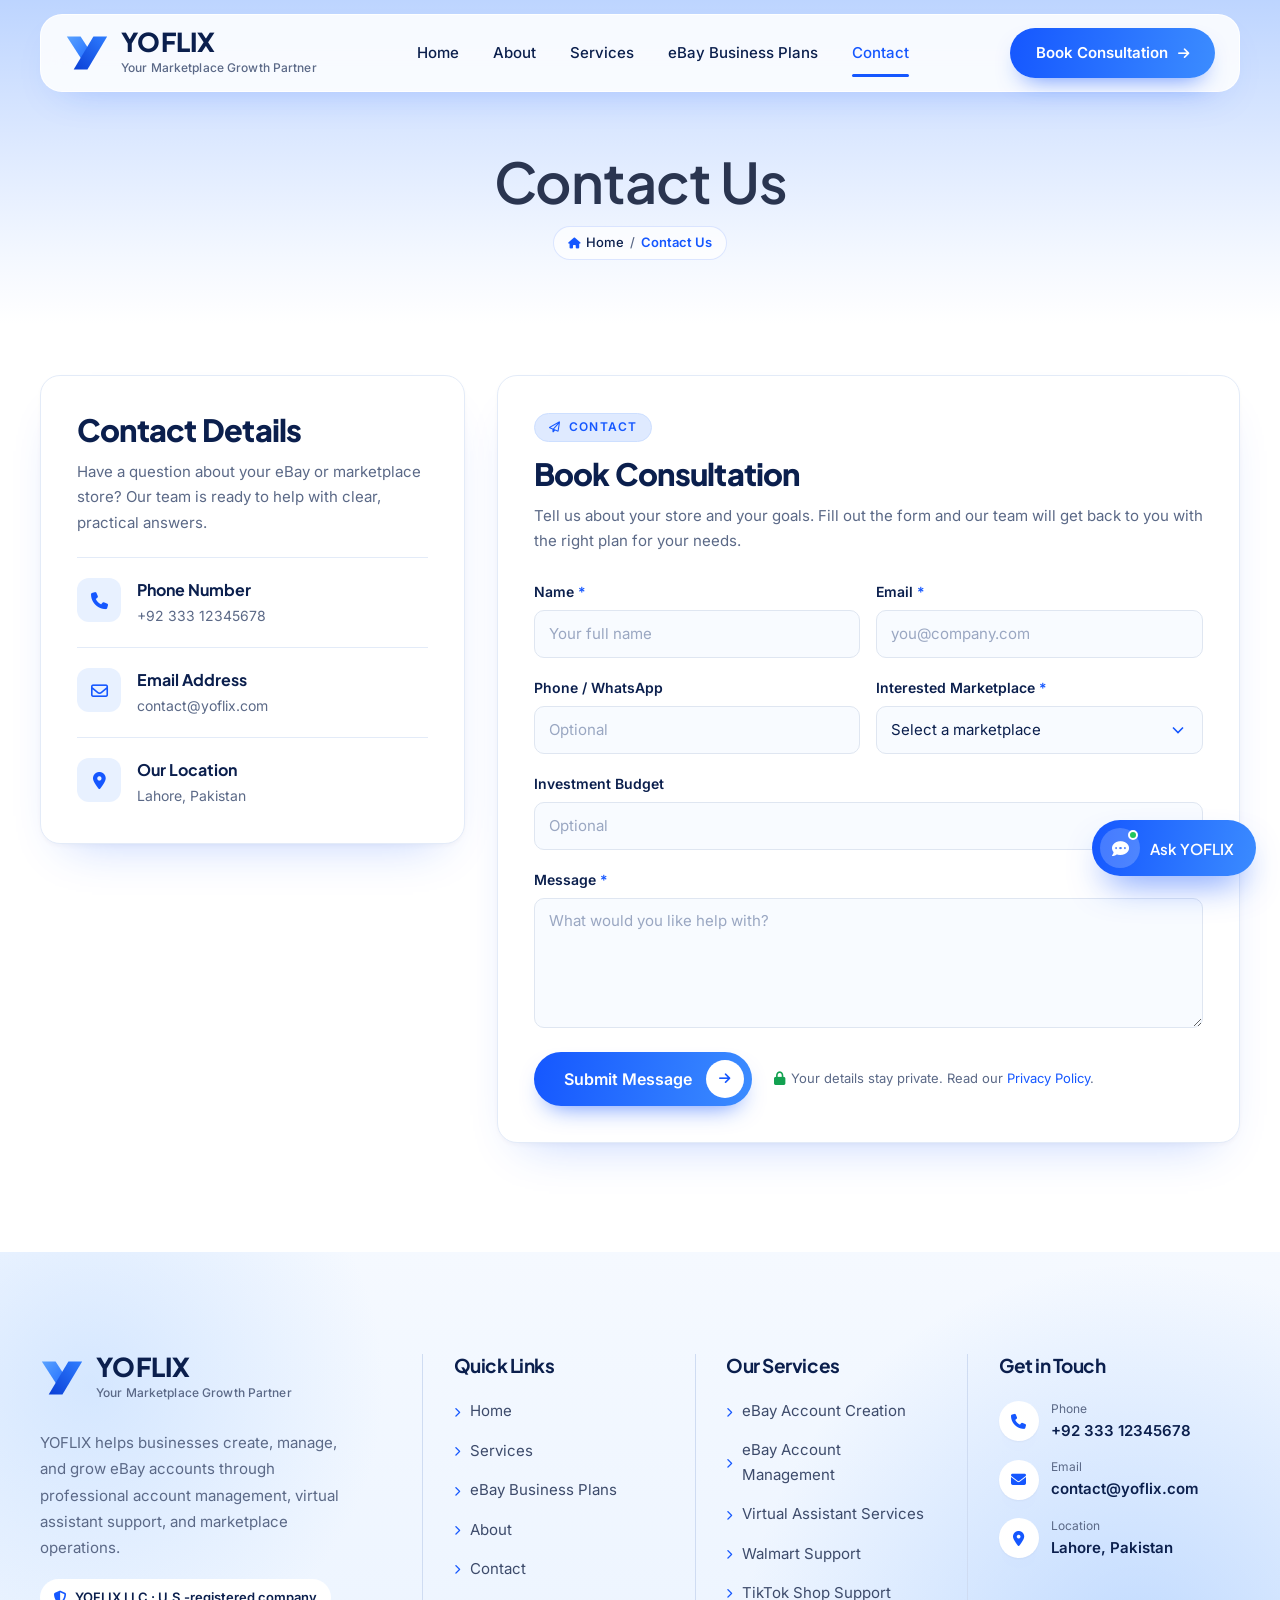
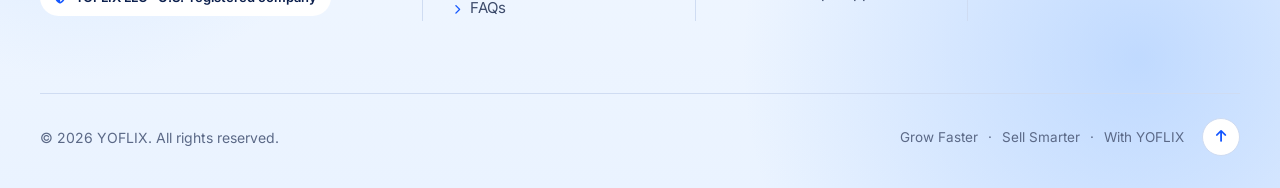
<file: contact/index.html>
<!doctype html>
<html lang="en" class="theme-rexxsol-nova-document">
<head>
    <meta charset="utf-8">
    <meta name="viewport" content="width=device-width, initial-scale=1">
    <script>document.documentElement.classList.add('nova-js')</script>
    <title>Contact | YOFLIX</title>
<meta name="description" content="Placeholder demo content for local development and visual QA. This content is not a declaration of official company facts." />
<meta name="keywords" content="" />
<meta name="robots" content="noindex,nofollow" />
<meta property="og:title" content="Contact | YOFLIX" />
<meta property="og:description" content="Placeholder demo content for local development and visual QA. This content is not a declaration of official company facts." />
<meta name="twitter:card" content="summary_large_image" />
<meta property="og:image" content="../assets/images/yoflix-social-share.png" />        <link rel="icon" href="../assets/images/favicon.svg">
    <link rel="apple-touch-icon" href="../assets/images/apple-touch-icon.png">
    <link rel="stylesheet" href="../assets/css/fonts.css">
    <link rel="stylesheet" href="../assets/vendor/fontawesome/css/all.min.css">
    <link rel="preload" as="style" href="../assets/css/base.css" /><link rel="stylesheet" href="../assets/css/base.css" />    <link rel="stylesheet" href="../assets/css/style.css">        <link rel="stylesheet" href="../assets/css/contact.css">
</head>
<body id="top" class="theme-rexxsol-nova antialiased" data-preview-theme="">
        <a class="nova-skip-link" href="#main-content">Skip to content</a>
    <div class="nova-header-slot" data-nova-header-slot data-home-page="false">
<header class="nova-header" data-nova-header data-home-page="false">
    <div class="nova-container nova-header-inner">
        <a class="nova-brand" href="../" aria-label="Yoflix home">
            <svg class="nova-logo-mark" viewBox="0 0 48 48" aria-hidden="true" focusable="false">
    <defs>
        <linearGradient id="nova-y-CQFbyF-a" x1="0" y1="0" x2="1" y2="1"><stop offset="0" stop-color="#5aa2ff"/><stop offset="1" stop-color="#1f6bff"/></linearGradient>
        <linearGradient id="nova-y-CQFbyF-b" x1="1" y1="0" x2="0" y2="1"><stop offset="0" stop-color="#2f7dff"/><stop offset="1" stop-color="#0a3fd6"/></linearGradient>
    </defs>
    <path d="M2 6h15l11 17-7.5 11.5Z" fill="url(#nova-y-CQFbyF-a)"/>
    <path d="M31 6h15L24.5 42H9.5Z" fill="url(#nova-y-CQFbyF-b)"/>
</svg>
            <span class="nova-brand-text"><span class="nova-wordmark">Yoflix</span><small>Your Marketplace Growth Partner</small></span>
        </a>
        <nav class="nova-navigation" aria-label="Main navigation">
                                                <a href="../"  >Home</a>
                                                                <a href="../about/"  >About</a>
                                                                <a href="../services/"  >Services</a>
                                                                <a href="../ebay-business-plans/"  >eBay Business Plans</a>
                                                                <a href="./"   aria-current="page" >Contact</a>
                                    </nav>
        <a class="nova-header-cta" href="./"><span>Book Consultation</span><i class="fa-solid fa-arrow-right" aria-hidden="true"></i></a>
        <details class="nova-mobile-menu" data-nova-menu>
            <summary aria-label="Open navigation menu" aria-controls="nova-mobile-panel"><span class="nova-burger" aria-hidden="true"><i></i><i></i></span></summary>
            <div id="nova-mobile-panel" class="nova-mobile-panel">
                <nav aria-label="Mobile navigation">
                                                                        <a href="../" style="--i: 0"  ><small>01</small>Home</a>
                                                                                                <a href="../about/" style="--i: 1"  ><small>02</small>About</a>
                                                                                                <a href="../services/" style="--i: 2"  ><small>03</small>Services</a>
                                                                                                <a href="../ebay-business-plans/" style="--i: 3"  ><small>04</small>eBay Business Plans</a>
                                                                                                <a href="./" style="--i: 4"   aria-current="page" ><small>05</small>Contact</a>
                                                            </nav>
                <a class="nova-button nova-button-primary nova-button-lg" href="./">Book Consultation <i class="fa-solid fa-arrow-right" aria-hidden="true"></i></a>
            </div>
        </details>
    </div>
</header>
</div>
    <div class="nova-curtain" aria-hidden="true"></div>
    <div class="nova-cursor" aria-hidden="true" data-nova-cursor><span></span></div>
    <main id="main-content" tabindex="-1">
            <div class="nova-contact-page">
    <section class="nova-page-hero" aria-labelledby="nova-contact-title">
    <div class="nova-container nova-page-hero-inner">
        <h1 id="nova-contact-title" class="nova-enter nova-enter-1">Contact Us</h1>
                <nav class="nova-page-hero-crumb nova-enter nova-enter-2" aria-label="Breadcrumb">
    <a href="../"><i class="fa-solid fa-house" aria-hidden="true"></i>Home</a><span aria-hidden="true">/</span>
        <span aria-current="page">Contact Us</span>
</nav>
    </div>
</section>

    <section class="nova-section nova-contact-section" id="contact-form" aria-label="Contact information and consultation form">
        <div class="nova-container nova-contact-split">
            <aside class="nova-contact-card nova-contact-info" aria-labelledby="nova-contact-info-title" data-reveal>
                <h2 id="nova-contact-info-title">Contact Details</h2>
                <p class="nova-contact-card-lead">Have a question about your eBay or marketplace store? Our team is ready to help with clear, practical answers.</p>
                                    <ul class="nova-contact-lines" role="list">
                                                    <li>
                                <span class="nova-contact-line-icon" aria-hidden="true"><i class="fa-solid fa-phone"></i></span>
                                <span class="nova-contact-line-copy">
                                    <b>Phone Number</b>
                                    <a href="tel:+9233312345678" >+92 333 12345678</a>                                </span>
                            </li>
                                                    <li>
                                <span class="nova-contact-line-icon" aria-hidden="true"><i class="fa-regular fa-envelope"></i></span>
                                <span class="nova-contact-line-copy">
                                    <b>Email Address</b>
                                    <a href="mailto:contact@yoflix.com" >contact@yoflix.com</a>                                </span>
                            </li>
                                                    <li>
                                <span class="nova-contact-line-icon" aria-hidden="true"><i class="fa-solid fa-location-dot"></i></span>
                                <span class="nova-contact-line-copy">
                                    <b>Our Location</b>
                                    <span>Lahore, Pakistan</span>                                </span>
                            </li>
                                            </ul>
                            </aside>

            <form class="nova-contact-card nova-contact-form" name="contact" method="POST" action="" data-netlify="true" netlify-honeypot="website_url" data-contact-form aria-labelledby="nova-contact-form-title" data-reveal style="--delay: 80ms">
                <input type="hidden" name="form-name" value="contact">
                                <p class="nova-pill nova-contact-pill"><i class="fa-regular fa-paper-plane" aria-hidden="true"></i>Contact</p>
                <h2 id="nova-contact-form-title">Book Consultation</h2>
                <p class="nova-contact-card-lead">Tell us about your store and your goals. Fill out the form and our team will get back to you with the right plan for your needs.</p>

                                
                <div class="nova-form-grid">
                    <div class="nova-field">
                        <label for="contact-name">Name <span class="nova-required" aria-hidden="true">*</span></label>
                        <input id="contact-name" name="name" value="" placeholder="Your full name" autocomplete="name" maxlength="255" required >
                                            </div>
                    <div class="nova-field">
                        <label for="contact-email">Email <span class="nova-required" aria-hidden="true">*</span></label>
                        <input id="contact-email" type="email" name="email" value="" placeholder="you@company.com" autocomplete="email" maxlength="255" required >
                                            </div>
                    <div class="nova-field">
                        <label for="contact-phone">Phone / WhatsApp</label>
                        <input id="contact-phone" type="tel" name="phone" value="" placeholder="Optional" autocomplete="tel" inputmode="tel" pattern="\+?[0-9().\s-]{7,50}" maxlength="50" data-phone-number-only >
                                            </div>
                    <div class="nova-field">
                        <label for="contact-marketplace">Interested Marketplace <span class="nova-required" aria-hidden="true">*</span></label>
                        <select id="contact-marketplace" name="marketplace" required >
                            <option value="">Select a marketplace</option>
                                                            <option value="eBay" >eBay</option>
                                                            <option value="Walmart" >Walmart</option>
                                                            <option value="TikTok Shop" >TikTok Shop</option>
                                                            <option value="Not Sure Yet" >Not Sure Yet</option>
                                                    </select>
                                            </div>
                    <div class="nova-field nova-field--full">
                        <label for="contact-budget">Investment Budget</label>
                        <input id="contact-budget" name="budget" value="" placeholder="Optional" maxlength="100" >
                                            </div>
                    <div class="nova-field nova-field--full">
                        <label for="contact-message">Message <span class="nova-required" aria-hidden="true">*</span></label>
                        <textarea id="contact-message" name="message" rows="4" minlength="10" maxlength="4000" placeholder="What would you like help with?" required ></textarea>
                                            </div>
                </div>

                                <label class="nova-honeypot" aria-hidden="true">Website URL<input name="website_url" tabindex="-1" autocomplete="off"></label>
                <div class="nova-contact-submit">
                    <button class="nova-button nova-button-primary nova-button-lg nova-contact-send" type="submit" data-contact-submit>
                        <span data-contact-submit-label>Submit Message</span>
                        <span class="nova-contact-send-icon" aria-hidden="true"><i class="fa-solid fa-arrow-right" data-contact-submit-icon></i><i class="fa-solid fa-spinner fa-spin" data-contact-submit-spinner hidden></i></span>
                    </button>
                    <p class="nova-contact-privacy"><i class="fa-solid fa-lock" aria-hidden="true"></i>Your details stay private. Read our <a class="nova-underline" href="../privacy-policy/" >Privacy Policy</a>.</p>
                </div>
            </form>
        </div>
    </section>

    
    </div>
        
                
            </main>
    
        <footer class="nova-footer nova-premium-footer">
    <div class="nova-bg-shapes nova-bg-shapes--footer" aria-hidden="true"><span></span><span></span></div>
    <div class="nova-container">
        <div class="nova-footer-grid">
            <section class="nova-footer-brand" aria-label="About Yoflix">
                <a class="nova-brand" href="../" aria-label="Yoflix home"><svg class="nova-logo-mark" viewBox="0 0 48 48" aria-hidden="true" focusable="false">
    <defs>
        <linearGradient id="nova-y-pNBo7B-a" x1="0" y1="0" x2="1" y2="1"><stop offset="0" stop-color="#5aa2ff"/><stop offset="1" stop-color="#1f6bff"/></linearGradient>
        <linearGradient id="nova-y-pNBo7B-b" x1="1" y1="0" x2="0" y2="1"><stop offset="0" stop-color="#2f7dff"/><stop offset="1" stop-color="#0a3fd6"/></linearGradient>
    </defs>
    <path d="M2 6h15l11 17-7.5 11.5Z" fill="url(#nova-y-pNBo7B-a)"/>
    <path d="M31 6h15L24.5 42H9.5Z" fill="url(#nova-y-pNBo7B-b)"/>
</svg>
<span class="nova-brand-text"><strong class="nova-premium-footer-wordmark">Yoflix</strong><small>Your Marketplace Growth Partner</small></span></a>
                <p>YOFLIX helps businesses create, manage, and grow eBay accounts through professional account management, virtual assistant support, and marketplace operations.</p>                <p class="nova-footer-legal-badge"><i class="fa-solid fa-shield-halved" aria-hidden="true"></i>YOFLIX LLC · U.S.-registered company</p>
                            </section>

                            <nav class="nova-footer-nav" aria-label="Company">
                    <h2>Quick Links</h2>
                    <ul role="list">
                                                    <li><a href="../" ><i class="fa-solid fa-chevron-right" aria-hidden="true"></i>Home</a></li>
                                                    <li><a href="../services/" ><i class="fa-solid fa-chevron-right" aria-hidden="true"></i>Services</a></li>
                                                    <li><a href="../ebay-business-plans/" ><i class="fa-solid fa-chevron-right" aria-hidden="true"></i>eBay Business Plans</a></li>
                                                    <li><a href="../about/" ><i class="fa-solid fa-chevron-right" aria-hidden="true"></i>About</a></li>
                                                    <li><a href="./" ><i class="fa-solid fa-chevron-right" aria-hidden="true"></i>Contact</a></li>
                                                    <li><a href="../faqs/" ><i class="fa-solid fa-chevron-right" aria-hidden="true"></i>FAQs</a></li>
                                            </ul>
                </nav>
            
                            <nav class="nova-footer-nav" aria-label="Our Services">
                    <h2>Our Services</h2>
                    <ul role="list">
                                                    <li><a href="../services/#service-ebay-account-creation"><i class="fa-solid fa-chevron-right" aria-hidden="true"></i>eBay Account Creation</a></li>
                                                    <li><a href="../services/#service-ebay-account-management"><i class="fa-solid fa-chevron-right" aria-hidden="true"></i>eBay Account Management</a></li>
                                                    <li><a href="../services/#service-virtual-assistant-services"><i class="fa-solid fa-chevron-right" aria-hidden="true"></i>Virtual Assistant Services</a></li>
                                                    <li><a href="../services/#service-walmart-support"><i class="fa-solid fa-chevron-right" aria-hidden="true"></i>Walmart Support</a></li>
                                                    <li><a href="../services/#service-tiktok-shop-support"><i class="fa-solid fa-chevron-right" aria-hidden="true"></i>TikTok Shop Support</a></li>
                                            </ul>
                </nav>
            
            <section class="nova-footer-contact" aria-labelledby="nova-footer-contact-heading">
                <h2 id="nova-footer-contact-heading">Get in Touch</h2>
                <ul role="list">
                                            <li><span class="nova-icon-circle nova-icon-circle--sm" aria-hidden="true"><i class="fa-solid fa-phone"></i></span><span><small>Phone</small><a href="tel:+9233312345678">+92 333 12345678</a></span></li>
                                                                <li><span class="nova-icon-circle nova-icon-circle--sm" aria-hidden="true"><i class="fa-solid fa-envelope"></i></span><span><small>Email</small><a href="mailto:contact@yoflix.com">contact@yoflix.com</a></span></li>
                                                                                    <li><span class="nova-icon-circle nova-icon-circle--sm" aria-hidden="true"><i class="fa-solid fa-location-dot"></i></span><span><small>Location</small><a href="https://maps.google.com/?q=Lahore%2C+Pakistan" target="_blank" rel="noopener noreferrer">Lahore, Pakistan</a></span></li>
                                    </ul>
            </section>
        </div>

        <div class="nova-footer-bottom">
            <p>© 2026 YOFLIX. All rights reserved.</p>
                        <div class="nova-footer-motto">
                <span>Grow Faster</span><span>Sell Smarter</span><span>With YOFLIX</span>
                <button type="button" class="nova-back-to-top" data-nova-back-to-top aria-label="Back to top"><i class="fa-solid fa-arrow-up" aria-hidden="true"></i></button>
            </div>
        </div>
    </div>
</footer>
                <div
    class="nova-chat"
    data-ai-chat
>
    <button class="nova-chat-launcher" type="button" data-launcher aria-expanded="false" aria-controls="nova-chat-panel" aria-label="Open YOFLIX Assistant" hidden>
        <span class="nova-chat-launcher-icon"><i class="fa-solid fa-comment-dots" aria-hidden="true"></i></span>
        <span class="nova-chat-launcher-label">Ask YOFLIX</span>
    </button>

    <section class="nova-chat-panel" id="nova-chat-panel" data-panel role="dialog" aria-modal="false" aria-labelledby="nova-chat-name" hidden>
        <header class="nova-chat-header">
            <div class="nova-chat-avatar" data-avatar aria-hidden="true"><i class="fa-solid fa-robot"></i></div>
            <div class="nova-chat-identity">
                <h2 id="nova-chat-name" data-name>YOFLIX Assistant</h2>
                <p><span class="nova-chat-online" aria-hidden="true"></span><span data-description>Online</span></p>
            </div>
            <button class="nova-chat-icon-button" type="button" data-reset aria-label="Start a new conversation" title="New conversation"><i class="fa-solid fa-rotate-left" aria-hidden="true"></i></button>
            <button class="nova-chat-icon-button" type="button" data-close aria-label="Close chat" title="Close"><i class="fa-solid fa-xmark" aria-hidden="true"></i></button>
        </header>

        <div class="nova-chat-messages" data-messages role="log" aria-live="polite" aria-relevant="additions text">
            <p class="nova-chat-message is-assistant" data-welcome></p>
        </div>
        <div class="nova-chat-suggestions" data-suggestions aria-label="Suggested questions"></div>
        <p class="nova-chat-error" data-error role="alert" hidden></p>

        <form class="nova-chat-form" data-chat-form>
            <label class="sr-only" for="nova-chat-input">Your message</label>
            <textarea id="nova-chat-input" name="message" rows="1" maxlength="1200" data-message-input></textarea>
            <button type="submit" data-send aria-label="Send message"><i class="fa-solid fa-arrow-up" aria-hidden="true"></i></button>
        </form>

        <div class="nova-chat-footer">
            <a data-contact href="./"><i class="fa-regular fa-envelope" aria-hidden="true"></i> Contact us</a>
            <a data-quotation href="./"><i class="fa-regular fa-calendar" aria-hidden="true"></i> Book consultation</a>
            <button type="button" data-lead-open hidden><i class="fa-regular fa-paper-plane" aria-hidden="true"></i> Send inquiry</button>
        </div>

        <form class="nova-chat-lead" name="chat-inquiry" method="POST" data-netlify="true" data-lead-form hidden>
            <input type="hidden" name="form-name" value="chat-inquiry">
            <h3>Tell us about your business</h3>
            <label>Name<input name="name" maxlength="120" autocomplete="name" required></label>
            <div class="nova-chat-lead-row">
                <label>Email<input name="email" type="email" maxlength="255" autocomplete="email"></label>
                <label>Phone<input name="phone" type="tel" maxlength="40" autocomplete="tel"></label>
            </div>
            <label>Service of interest<input name="service_interest" maxlength="160" placeholder="e.g. eBay Account Management"></label>
            <label>Details<textarea name="project_details" rows="3" maxlength="3000" required></textarea></label>
            <label class="nova-chat-consent"><input type="checkbox" name="consent" value="1" required> I agree to be contacted about this inquiry.</label>
            <p class="nova-chat-lead-error" data-lead-error role="alert" hidden></p>
            <div class="nova-chat-lead-actions"><button type="button" data-lead-cancel>Cancel</button><button type="submit">Submit inquiry</button></div>
        </form>
        <span class="sr-only" data-status aria-live="polite"></span>
    </section>
</div>
        <script src="../assets/js/main.js" defer></script>
    </body>
</html>
</file>
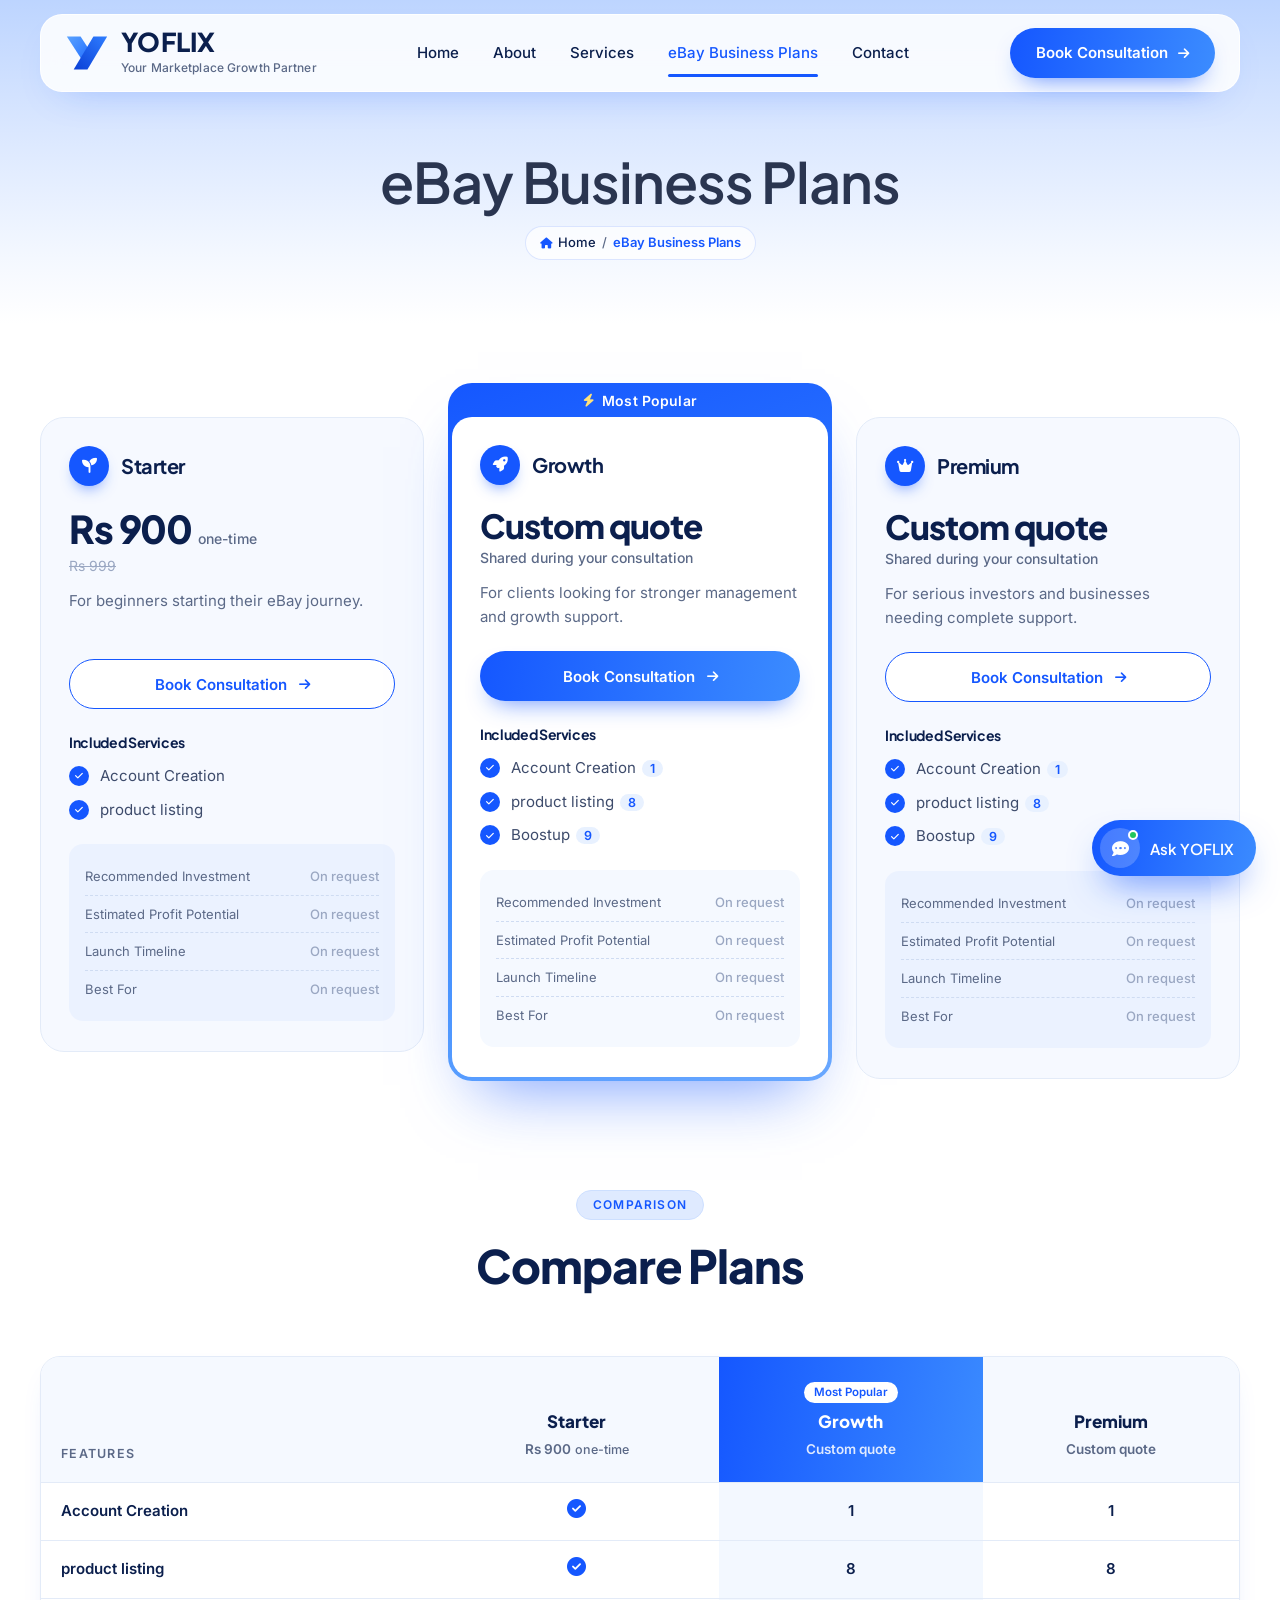
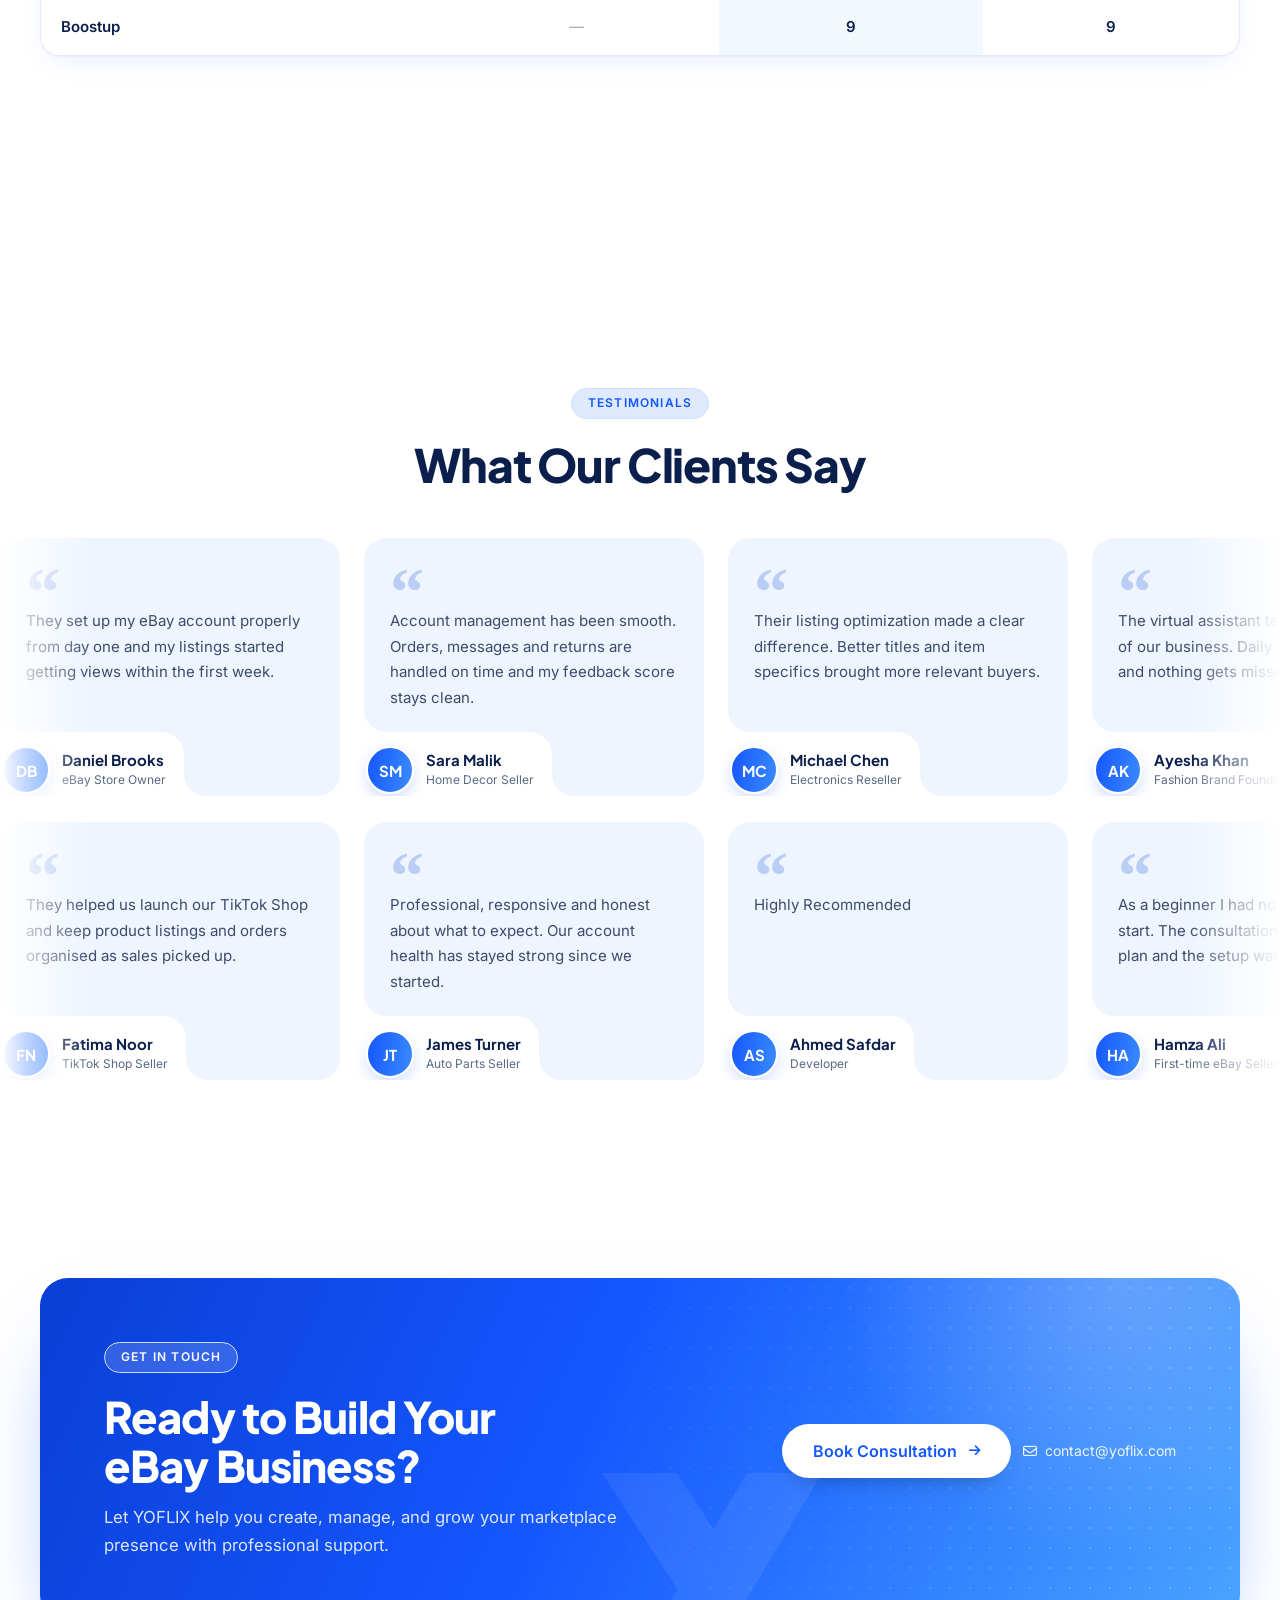
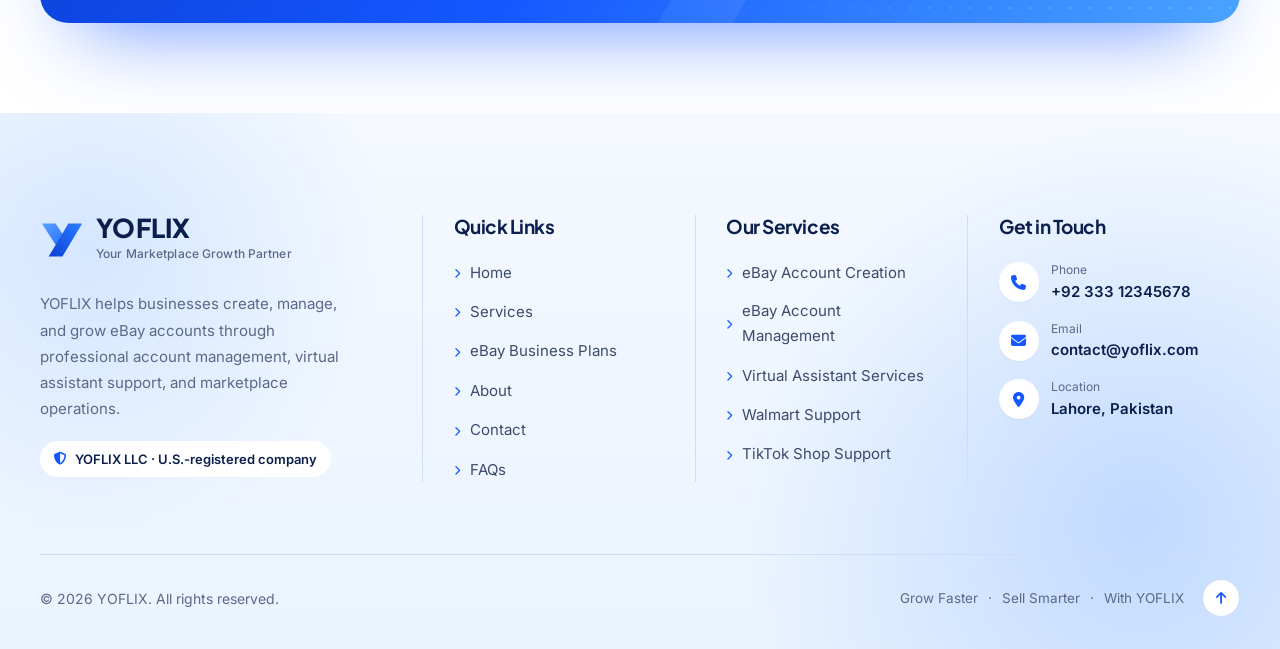
<file: ebay-business-plans/index.html>
<!doctype html>
<html lang="en" class="theme-rexxsol-nova-document">
<head>
    <meta charset="utf-8">
    <meta name="viewport" content="width=device-width, initial-scale=1">
    <script>document.documentElement.classList.add('nova-js')</script>
    <title>eBay Business Plans | YOFLIX</title>
<meta name="description" content="Placeholder demo content for local development and visual QA. This content is not a declaration of official company facts." />
<meta name="keywords" content="" />
<meta name="robots" content="noindex,nofollow" />
<meta property="og:title" content="eBay Business Plans | YOFLIX" />
<meta property="og:description" content="Placeholder demo content for local development and visual QA. This content is not a declaration of official company facts." />
<meta name="twitter:card" content="summary_large_image" />
<meta property="og:image" content="../assets/images/yoflix-social-share.png" />        <link rel="icon" href="../assets/images/favicon.svg">
    <link rel="apple-touch-icon" href="../assets/images/apple-touch-icon.png">
    <link rel="stylesheet" href="../assets/css/fonts.css">
    <link rel="stylesheet" href="../assets/vendor/fontawesome/css/all.min.css">
    <link rel="preload" as="style" href="../assets/css/base.css" /><link rel="stylesheet" href="../assets/css/base.css" />    <link rel="stylesheet" href="../assets/css/style.css">
</head>
<body id="top" class="theme-rexxsol-nova antialiased" data-preview-theme="">
        <a class="nova-skip-link" href="#main-content">Skip to content</a>
    <div class="nova-header-slot" data-nova-header-slot data-home-page="false">
<header class="nova-header" data-nova-header data-home-page="false">
    <div class="nova-container nova-header-inner">
        <a class="nova-brand" href="../" aria-label="Yoflix home">
            <svg class="nova-logo-mark" viewBox="0 0 48 48" aria-hidden="true" focusable="false">
    <defs>
        <linearGradient id="nova-y-J0F8LI-a" x1="0" y1="0" x2="1" y2="1"><stop offset="0" stop-color="#5aa2ff"/><stop offset="1" stop-color="#1f6bff"/></linearGradient>
        <linearGradient id="nova-y-J0F8LI-b" x1="1" y1="0" x2="0" y2="1"><stop offset="0" stop-color="#2f7dff"/><stop offset="1" stop-color="#0a3fd6"/></linearGradient>
    </defs>
    <path d="M2 6h15l11 17-7.5 11.5Z" fill="url(#nova-y-J0F8LI-a)"/>
    <path d="M31 6h15L24.5 42H9.5Z" fill="url(#nova-y-J0F8LI-b)"/>
</svg>
            <span class="nova-brand-text"><span class="nova-wordmark">Yoflix</span><small>Your Marketplace Growth Partner</small></span>
        </a>
        <nav class="nova-navigation" aria-label="Main navigation">
                                                <a href="../"  >Home</a>
                                                                <a href="../about/"  >About</a>
                                                                <a href="../services/"  >Services</a>
                                                                <a href="./"   aria-current="page" >eBay Business Plans</a>
                                                                <a href="../contact/"  >Contact</a>
                                    </nav>
        <a class="nova-header-cta" href="../contact/"><span>Book Consultation</span><i class="fa-solid fa-arrow-right" aria-hidden="true"></i></a>
        <details class="nova-mobile-menu" data-nova-menu>
            <summary aria-label="Open navigation menu" aria-controls="nova-mobile-panel"><span class="nova-burger" aria-hidden="true"><i></i><i></i></span></summary>
            <div id="nova-mobile-panel" class="nova-mobile-panel">
                <nav aria-label="Mobile navigation">
                                                                        <a href="../" style="--i: 0"  ><small>01</small>Home</a>
                                                                                                <a href="../about/" style="--i: 1"  ><small>02</small>About</a>
                                                                                                <a href="../services/" style="--i: 2"  ><small>03</small>Services</a>
                                                                                                <a href="./" style="--i: 3"   aria-current="page" ><small>04</small>eBay Business Plans</a>
                                                                                                <a href="../contact/" style="--i: 4"  ><small>05</small>Contact</a>
                                                            </nav>
                <a class="nova-button nova-button-primary nova-button-lg" href="../contact/">Book Consultation <i class="fa-solid fa-arrow-right" aria-hidden="true"></i></a>
            </div>
        </details>
    </div>
</header>
</div>
    <div class="nova-curtain" aria-hidden="true"></div>
    <div class="nova-cursor" aria-hidden="true" data-nova-cursor><span></span></div>
    <main id="main-content" tabindex="-1">
            <section class="nova-page-hero" aria-labelledby="nova-page-title">
    <div class="nova-container nova-page-hero-inner">
        <h1 id="nova-page-title" class="nova-enter nova-enter-1">eBay Business Plans</h1>
                <nav class="nova-page-hero-crumb nova-enter nova-enter-2" aria-label="Breadcrumb">
    <a href="../"><i class="fa-solid fa-house" aria-hidden="true"></i>Home</a><span aria-hidden="true">/</span>
        <span aria-current="page">eBay Business Plans</span>
</nav>
    </div>
</section>

            <section class="nova-section nova-plans is-full" aria-labelledby="nova-plans-title" id="plans" >
    <div class="nova-container">
                    <h2 id="nova-plans-title" class="sr-only">Plans</h2>
        
                    
            <div class="nova-plan-grid" style="--plan-count: 3" data-reveal>
                                                        
                    <article class="nova-plan-card" style="--delay: 0ms">
                                                <div class="nova-plan-body">
                            <header class="nova-plan-head">
                                <span class="nova-plan-icon" aria-hidden="true"><i class="fa-solid fa-seedling"></i></span>
                                <h3>Starter</h3>
                                                            </header>

                            <div class="nova-plan-price">
                                                                    <p class="nova-plan-amount">
                                        <b data-plan-price="monthly">Rs 900</b>
                                                                                <span data-plan-price="monthly">one-time</span>                                                                            </p>
                                    <s class="nova-plan-was">Rs 999</s>                                                            </div>
                            <p class="nova-plan-desc">For beginners starting their eBay journey.</p>
                            <a class="nova-button nova-button-block nova-plan-cta nova-button-ghost" href="../contact/?plan=Starter">Book Consultation <i class="fa-solid fa-arrow-right" aria-hidden="true"></i></a>

                                                            <div class="nova-plan-included">
                                    <h4>Included Services</h4>                                    <ul role="list">
                                                                                    <li class="">
                                                <span><span class="sr-only">Included:</span>Account Creation </span>
                                            </li>
                                                                                    <li class="">
                                                <span><span class="sr-only">Included:</span>product listing </span>
                                            </li>
                                                                            </ul>
                                </div>
                            
                                                            <dl class="nova-plan-fields">
                                                                            <div>
                                            <dt>Recommended Investment</dt>
                                            <dd><span class="nova-plan-empty">On request</span></dd>
                                        </div>
                                                                            <div>
                                            <dt>Estimated Profit Potential</dt>
                                            <dd><span class="nova-plan-empty">On request</span></dd>
                                        </div>
                                                                            <div>
                                            <dt>Launch Timeline</dt>
                                            <dd><span class="nova-plan-empty">On request</span></dd>
                                        </div>
                                                                            <div>
                                            <dt>Best For</dt>
                                            <dd><span class="nova-plan-empty">On request</span></dd>
                                        </div>
                                                                    </dl>
                                                    </div>
                    </article>
                                                        
                    <article class="nova-plan-card is-featured" style="--delay: 90ms">
                                                    <p class="nova-plan-ribbon"><i class="fa-solid fa-bolt" aria-hidden="true"></i>Most Popular</p>
                                                <div class="nova-plan-body">
                            <header class="nova-plan-head">
                                <span class="nova-plan-icon" aria-hidden="true"><i class="fa-solid fa-rocket"></i></span>
                                <h3>Growth</h3>
                                                            </header>

                            <div class="nova-plan-price">
                                                                    <b class="is-custom">Custom quote</b><span>Shared during your consultation</span>
                                                            </div>
                            <p class="nova-plan-desc">For clients looking for stronger management and growth support.</p>
                            <a class="nova-button nova-button-block nova-plan-cta nova-button-primary" href="../contact/?plan=Growth">Book Consultation <i class="fa-solid fa-arrow-right" aria-hidden="true"></i></a>

                                                            <div class="nova-plan-included">
                                    <h4>Included Services</h4>                                    <ul role="list">
                                                                                    <li class="">
                                                <span><span class="sr-only">Included:</span>Account Creation<em class="nova-plan-value">1</em> </span>
                                            </li>
                                                                                    <li class="">
                                                <span><span class="sr-only">Included:</span>product listing<em class="nova-plan-value">8</em> </span>
                                            </li>
                                                                                    <li class="">
                                                <span><span class="sr-only">Included:</span>Boostup<em class="nova-plan-value">9</em> </span>
                                            </li>
                                                                            </ul>
                                </div>
                            
                                                            <dl class="nova-plan-fields">
                                                                            <div>
                                            <dt>Recommended Investment</dt>
                                            <dd><span class="nova-plan-empty">On request</span></dd>
                                        </div>
                                                                            <div>
                                            <dt>Estimated Profit Potential</dt>
                                            <dd><span class="nova-plan-empty">On request</span></dd>
                                        </div>
                                                                            <div>
                                            <dt>Launch Timeline</dt>
                                            <dd><span class="nova-plan-empty">On request</span></dd>
                                        </div>
                                                                            <div>
                                            <dt>Best For</dt>
                                            <dd><span class="nova-plan-empty">On request</span></dd>
                                        </div>
                                                                    </dl>
                                                    </div>
                    </article>
                                                        
                    <article class="nova-plan-card" style="--delay: 180ms">
                                                <div class="nova-plan-body">
                            <header class="nova-plan-head">
                                <span class="nova-plan-icon" aria-hidden="true"><i class="fa-solid fa-crown"></i></span>
                                <h3>Premium</h3>
                                                            </header>

                            <div class="nova-plan-price">
                                                                    <b class="is-custom">Custom quote</b><span>Shared during your consultation</span>
                                                            </div>
                            <p class="nova-plan-desc">For serious investors and businesses needing complete support.</p>
                            <a class="nova-button nova-button-block nova-plan-cta nova-button-ghost" href="../contact/?plan=Premium">Book Consultation <i class="fa-solid fa-arrow-right" aria-hidden="true"></i></a>

                                                            <div class="nova-plan-included">
                                    <h4>Included Services</h4>                                    <ul role="list">
                                                                                    <li class="">
                                                <span><span class="sr-only">Included:</span>Account Creation<em class="nova-plan-value">1</em> </span>
                                            </li>
                                                                                    <li class="">
                                                <span><span class="sr-only">Included:</span>product listing<em class="nova-plan-value">8</em> </span>
                                            </li>
                                                                                    <li class="">
                                                <span><span class="sr-only">Included:</span>Boostup<em class="nova-plan-value">9</em> </span>
                                            </li>
                                                                            </ul>
                                </div>
                            
                                                            <dl class="nova-plan-fields">
                                                                            <div>
                                            <dt>Recommended Investment</dt>
                                            <dd><span class="nova-plan-empty">On request</span></dd>
                                        </div>
                                                                            <div>
                                            <dt>Estimated Profit Potential</dt>
                                            <dd><span class="nova-plan-empty">On request</span></dd>
                                        </div>
                                                                            <div>
                                            <dt>Launch Timeline</dt>
                                            <dd><span class="nova-plan-empty">On request</span></dd>
                                        </div>
                                                                            <div>
                                            <dt>Best For</dt>
                                            <dd><span class="nova-plan-empty">On request</span></dd>
                                        </div>
                                                                    </dl>
                                                    </div>
                    </article>
                            </div>
        
                    
                            <div class="nova-compare">
                    <header class="nova-center-head">
                        <p class="nova-pill">Comparison</p>
                        <h2 data-split>Compare Plans</h2>
                                            </header>
                    <div class="nova-compare-scroll" tabindex="0" role="region" aria-label="Plan comparison table" data-reveal>
                        <table class="nova-compare-table" style="--compare-plans: 3">
                            <thead>
                                <tr>
                                    <th scope="col" class="nova-compare-corner">Features</th>
                                                                            <th scope="col" class="">
                                                                                        <span class="nova-compare-plan">Starter</span>
                                            <span class="nova-compare-price">Rs 900<small>one-time</small></span>
                                        </th>
                                                                            <th scope="col" class="is-featured">
                                            <span class="nova-compare-badge">Most Popular</span>                                            <span class="nova-compare-plan">Growth</span>
                                            <span class="nova-compare-price">Custom quote</span>
                                        </th>
                                                                            <th scope="col" class="">
                                                                                        <span class="nova-compare-plan">Premium</span>
                                            <span class="nova-compare-price">Custom quote</span>
                                        </th>
                                                                    </tr>
                            </thead>
                            <tbody>
                                                                    <tr>
                                        <th scope="row">Account Creation</th>
                                                                                                                                <td class="">
                                                                                                    <i class="fa-solid fa-circle-check nova-compare-yes" aria-hidden="true"></i><span class="sr-only">Included</span>
                                                                                            </td>
                                                                                                                                <td class="is-featured">
                                                                                                    <span class="nova-compare-value">1</span>
                                                                                            </td>
                                                                                                                                <td class="">
                                                                                                    <span class="nova-compare-value">1</span>
                                                                                            </td>
                                                                            </tr>
                                                                    <tr>
                                        <th scope="row">product listing</th>
                                                                                                                                <td class="">
                                                                                                    <i class="fa-solid fa-circle-check nova-compare-yes" aria-hidden="true"></i><span class="sr-only">Included</span>
                                                                                            </td>
                                                                                                                                <td class="is-featured">
                                                                                                    <span class="nova-compare-value">8</span>
                                                                                            </td>
                                                                                                                                <td class="">
                                                                                                    <span class="nova-compare-value">8</span>
                                                                                            </td>
                                                                            </tr>
                                                                    <tr>
                                        <th scope="row">Boostup</th>
                                                                                                                                <td class="">
                                                                                                    <span class="nova-compare-none" aria-label="Not available">—</span>
                                                                                            </td>
                                                                                                                                <td class="is-featured">
                                                                                                    <span class="nova-compare-value">9</span>
                                                                                            </td>
                                                                                                                                <td class="">
                                                                                                    <span class="nova-compare-value">9</span>
                                                                                            </td>
                                                                            </tr>
                                                            </tbody>
                        </table>
                    </div>
                </div>
                        <p class="nova-disclaimer" data-reveal><strong>Disclaimer</strong><span>Profit estimates are not guaranteed. Results depend on investment, product selection, competition, marketplace conditions, and account performance.</span></p>
            </div>
</section>
    
            
                    <section class="nova-section nova-testimonials" aria-labelledby="nova-testimonials-title">
        <div class="nova-container">
            <header class="nova-testimonials-head" data-reveal>
                <p class="nova-pill">Testimonials</p>
                <h2 id="nova-testimonials-title">What Our Clients Say</h2>
            </header>
        </div>

        <div class="nova-marquee" aria-label="Client testimonials">
                            <div class="nova-marquee-row">
                    <div class="nova-marquee-track" style="--marquee-duration: 80s">
                                                                                                                    <figure class="nova-quote-card" >
    <div class="nova-quote-card-body">
        <span class="nova-quote-card-mark" aria-hidden="true">“</span>
        <blockquote>They set up my eBay account properly from day one and my listings started getting views within the first week.</blockquote>
    </div>
    <div class="nova-quote-card-foot">
        <figcaption class="nova-quote-card-author">
                            <span class="nova-quote-card-avatar" aria-hidden="true">DB</span>
                        <span>
                <strong>Daniel Brooks</strong>
                <small>eBay Store Owner</small>
            </span>
        </figcaption>
        <span class="nova-quote-card-tab" aria-hidden="true"></span>
    </div>
</figure>
                                                                                            <figure class="nova-quote-card" >
    <div class="nova-quote-card-body">
        <span class="nova-quote-card-mark" aria-hidden="true">“</span>
        <blockquote>Account management has been smooth. Orders, messages and returns are handled on time and my feedback score stays clean.</blockquote>
    </div>
    <div class="nova-quote-card-foot">
        <figcaption class="nova-quote-card-author">
                            <span class="nova-quote-card-avatar" aria-hidden="true">SM</span>
                        <span>
                <strong>Sara Malik</strong>
                <small>Home Decor Seller</small>
            </span>
        </figcaption>
        <span class="nova-quote-card-tab" aria-hidden="true"></span>
    </div>
</figure>
                                                                                            <figure class="nova-quote-card" >
    <div class="nova-quote-card-body">
        <span class="nova-quote-card-mark" aria-hidden="true">“</span>
        <blockquote>Their listing optimization made a clear difference. Better titles and item specifics brought more relevant buyers.</blockquote>
    </div>
    <div class="nova-quote-card-foot">
        <figcaption class="nova-quote-card-author">
                            <span class="nova-quote-card-avatar" aria-hidden="true">MC</span>
                        <span>
                <strong>Michael Chen</strong>
                <small>Electronics Reseller</small>
            </span>
        </figcaption>
        <span class="nova-quote-card-tab" aria-hidden="true"></span>
    </div>
</figure>
                                                                                            <figure class="nova-quote-card" >
    <div class="nova-quote-card-body">
        <span class="nova-quote-card-mark" aria-hidden="true">“</span>
        <blockquote>The virtual assistant team feels like part of our business. Daily updates are clear and nothing gets missed.</blockquote>
    </div>
    <div class="nova-quote-card-foot">
        <figcaption class="nova-quote-card-author">
                            <span class="nova-quote-card-avatar" aria-hidden="true">AK</span>
                        <span>
                <strong>Ayesha Khan</strong>
                <small>Fashion Brand Founder</small>
            </span>
        </figcaption>
        <span class="nova-quote-card-tab" aria-hidden="true"></span>
    </div>
</figure>
                                                                                            <figure class="nova-quote-card" >
    <div class="nova-quote-card-body">
        <span class="nova-quote-card-mark" aria-hidden="true">“</span>
        <blockquote>Getting approved and live on Walmart felt complicated until YOFLIX walked us through every step.</blockquote>
    </div>
    <div class="nova-quote-card-foot">
        <figcaption class="nova-quote-card-author">
                            <span class="nova-quote-card-avatar" aria-hidden="true">RH</span>
                        <span>
                <strong>Robert Hayes</strong>
                <small>Walmart Marketplace Seller</small>
            </span>
        </figcaption>
        <span class="nova-quote-card-tab" aria-hidden="true"></span>
    </div>
</figure>
                                                                                            <figure class="nova-quote-card"  aria-hidden="true" >
    <div class="nova-quote-card-body">
        <span class="nova-quote-card-mark" aria-hidden="true">“</span>
        <blockquote>They set up my eBay account properly from day one and my listings started getting views within the first week.</blockquote>
    </div>
    <div class="nova-quote-card-foot">
        <figcaption class="nova-quote-card-author">
                            <span class="nova-quote-card-avatar" aria-hidden="true">DB</span>
                        <span>
                <strong>Daniel Brooks</strong>
                <small>eBay Store Owner</small>
            </span>
        </figcaption>
        <span class="nova-quote-card-tab" aria-hidden="true"></span>
    </div>
</figure>
                                                                                            <figure class="nova-quote-card"  aria-hidden="true" >
    <div class="nova-quote-card-body">
        <span class="nova-quote-card-mark" aria-hidden="true">“</span>
        <blockquote>Account management has been smooth. Orders, messages and returns are handled on time and my feedback score stays clean.</blockquote>
    </div>
    <div class="nova-quote-card-foot">
        <figcaption class="nova-quote-card-author">
                            <span class="nova-quote-card-avatar" aria-hidden="true">SM</span>
                        <span>
                <strong>Sara Malik</strong>
                <small>Home Decor Seller</small>
            </span>
        </figcaption>
        <span class="nova-quote-card-tab" aria-hidden="true"></span>
    </div>
</figure>
                                                                                            <figure class="nova-quote-card"  aria-hidden="true" >
    <div class="nova-quote-card-body">
        <span class="nova-quote-card-mark" aria-hidden="true">“</span>
        <blockquote>Their listing optimization made a clear difference. Better titles and item specifics brought more relevant buyers.</blockquote>
    </div>
    <div class="nova-quote-card-foot">
        <figcaption class="nova-quote-card-author">
                            <span class="nova-quote-card-avatar" aria-hidden="true">MC</span>
                        <span>
                <strong>Michael Chen</strong>
                <small>Electronics Reseller</small>
            </span>
        </figcaption>
        <span class="nova-quote-card-tab" aria-hidden="true"></span>
    </div>
</figure>
                                                                                            <figure class="nova-quote-card"  aria-hidden="true" >
    <div class="nova-quote-card-body">
        <span class="nova-quote-card-mark" aria-hidden="true">“</span>
        <blockquote>The virtual assistant team feels like part of our business. Daily updates are clear and nothing gets missed.</blockquote>
    </div>
    <div class="nova-quote-card-foot">
        <figcaption class="nova-quote-card-author">
                            <span class="nova-quote-card-avatar" aria-hidden="true">AK</span>
                        <span>
                <strong>Ayesha Khan</strong>
                <small>Fashion Brand Founder</small>
            </span>
        </figcaption>
        <span class="nova-quote-card-tab" aria-hidden="true"></span>
    </div>
</figure>
                                                                                            <figure class="nova-quote-card"  aria-hidden="true" >
    <div class="nova-quote-card-body">
        <span class="nova-quote-card-mark" aria-hidden="true">“</span>
        <blockquote>Getting approved and live on Walmart felt complicated until YOFLIX walked us through every step.</blockquote>
    </div>
    <div class="nova-quote-card-foot">
        <figcaption class="nova-quote-card-author">
                            <span class="nova-quote-card-avatar" aria-hidden="true">RH</span>
                        <span>
                <strong>Robert Hayes</strong>
                <small>Walmart Marketplace Seller</small>
            </span>
        </figcaption>
        <span class="nova-quote-card-tab" aria-hidden="true"></span>
    </div>
</figure>
                                                                                                                                                <figure class="nova-quote-card"  aria-hidden="true" >
    <div class="nova-quote-card-body">
        <span class="nova-quote-card-mark" aria-hidden="true">“</span>
        <blockquote>They set up my eBay account properly from day one and my listings started getting views within the first week.</blockquote>
    </div>
    <div class="nova-quote-card-foot">
        <figcaption class="nova-quote-card-author">
                            <span class="nova-quote-card-avatar" aria-hidden="true">DB</span>
                        <span>
                <strong>Daniel Brooks</strong>
                <small>eBay Store Owner</small>
            </span>
        </figcaption>
        <span class="nova-quote-card-tab" aria-hidden="true"></span>
    </div>
</figure>
                                                                                            <figure class="nova-quote-card"  aria-hidden="true" >
    <div class="nova-quote-card-body">
        <span class="nova-quote-card-mark" aria-hidden="true">“</span>
        <blockquote>Account management has been smooth. Orders, messages and returns are handled on time and my feedback score stays clean.</blockquote>
    </div>
    <div class="nova-quote-card-foot">
        <figcaption class="nova-quote-card-author">
                            <span class="nova-quote-card-avatar" aria-hidden="true">SM</span>
                        <span>
                <strong>Sara Malik</strong>
                <small>Home Decor Seller</small>
            </span>
        </figcaption>
        <span class="nova-quote-card-tab" aria-hidden="true"></span>
    </div>
</figure>
                                                                                            <figure class="nova-quote-card"  aria-hidden="true" >
    <div class="nova-quote-card-body">
        <span class="nova-quote-card-mark" aria-hidden="true">“</span>
        <blockquote>Their listing optimization made a clear difference. Better titles and item specifics brought more relevant buyers.</blockquote>
    </div>
    <div class="nova-quote-card-foot">
        <figcaption class="nova-quote-card-author">
                            <span class="nova-quote-card-avatar" aria-hidden="true">MC</span>
                        <span>
                <strong>Michael Chen</strong>
                <small>Electronics Reseller</small>
            </span>
        </figcaption>
        <span class="nova-quote-card-tab" aria-hidden="true"></span>
    </div>
</figure>
                                                                                            <figure class="nova-quote-card"  aria-hidden="true" >
    <div class="nova-quote-card-body">
        <span class="nova-quote-card-mark" aria-hidden="true">“</span>
        <blockquote>The virtual assistant team feels like part of our business. Daily updates are clear and nothing gets missed.</blockquote>
    </div>
    <div class="nova-quote-card-foot">
        <figcaption class="nova-quote-card-author">
                            <span class="nova-quote-card-avatar" aria-hidden="true">AK</span>
                        <span>
                <strong>Ayesha Khan</strong>
                <small>Fashion Brand Founder</small>
            </span>
        </figcaption>
        <span class="nova-quote-card-tab" aria-hidden="true"></span>
    </div>
</figure>
                                                                                            <figure class="nova-quote-card"  aria-hidden="true" >
    <div class="nova-quote-card-body">
        <span class="nova-quote-card-mark" aria-hidden="true">“</span>
        <blockquote>Getting approved and live on Walmart felt complicated until YOFLIX walked us through every step.</blockquote>
    </div>
    <div class="nova-quote-card-foot">
        <figcaption class="nova-quote-card-author">
                            <span class="nova-quote-card-avatar" aria-hidden="true">RH</span>
                        <span>
                <strong>Robert Hayes</strong>
                <small>Walmart Marketplace Seller</small>
            </span>
        </figcaption>
        <span class="nova-quote-card-tab" aria-hidden="true"></span>
    </div>
</figure>
                                                                                            <figure class="nova-quote-card"  aria-hidden="true" >
    <div class="nova-quote-card-body">
        <span class="nova-quote-card-mark" aria-hidden="true">“</span>
        <blockquote>They set up my eBay account properly from day one and my listings started getting views within the first week.</blockquote>
    </div>
    <div class="nova-quote-card-foot">
        <figcaption class="nova-quote-card-author">
                            <span class="nova-quote-card-avatar" aria-hidden="true">DB</span>
                        <span>
                <strong>Daniel Brooks</strong>
                <small>eBay Store Owner</small>
            </span>
        </figcaption>
        <span class="nova-quote-card-tab" aria-hidden="true"></span>
    </div>
</figure>
                                                                                            <figure class="nova-quote-card"  aria-hidden="true" >
    <div class="nova-quote-card-body">
        <span class="nova-quote-card-mark" aria-hidden="true">“</span>
        <blockquote>Account management has been smooth. Orders, messages and returns are handled on time and my feedback score stays clean.</blockquote>
    </div>
    <div class="nova-quote-card-foot">
        <figcaption class="nova-quote-card-author">
                            <span class="nova-quote-card-avatar" aria-hidden="true">SM</span>
                        <span>
                <strong>Sara Malik</strong>
                <small>Home Decor Seller</small>
            </span>
        </figcaption>
        <span class="nova-quote-card-tab" aria-hidden="true"></span>
    </div>
</figure>
                                                                                            <figure class="nova-quote-card"  aria-hidden="true" >
    <div class="nova-quote-card-body">
        <span class="nova-quote-card-mark" aria-hidden="true">“</span>
        <blockquote>Their listing optimization made a clear difference. Better titles and item specifics brought more relevant buyers.</blockquote>
    </div>
    <div class="nova-quote-card-foot">
        <figcaption class="nova-quote-card-author">
                            <span class="nova-quote-card-avatar" aria-hidden="true">MC</span>
                        <span>
                <strong>Michael Chen</strong>
                <small>Electronics Reseller</small>
            </span>
        </figcaption>
        <span class="nova-quote-card-tab" aria-hidden="true"></span>
    </div>
</figure>
                                                                                            <figure class="nova-quote-card"  aria-hidden="true" >
    <div class="nova-quote-card-body">
        <span class="nova-quote-card-mark" aria-hidden="true">“</span>
        <blockquote>The virtual assistant team feels like part of our business. Daily updates are clear and nothing gets missed.</blockquote>
    </div>
    <div class="nova-quote-card-foot">
        <figcaption class="nova-quote-card-author">
                            <span class="nova-quote-card-avatar" aria-hidden="true">AK</span>
                        <span>
                <strong>Ayesha Khan</strong>
                <small>Fashion Brand Founder</small>
            </span>
        </figcaption>
        <span class="nova-quote-card-tab" aria-hidden="true"></span>
    </div>
</figure>
                                                                                            <figure class="nova-quote-card"  aria-hidden="true" >
    <div class="nova-quote-card-body">
        <span class="nova-quote-card-mark" aria-hidden="true">“</span>
        <blockquote>Getting approved and live on Walmart felt complicated until YOFLIX walked us through every step.</blockquote>
    </div>
    <div class="nova-quote-card-foot">
        <figcaption class="nova-quote-card-author">
                            <span class="nova-quote-card-avatar" aria-hidden="true">RH</span>
                        <span>
                <strong>Robert Hayes</strong>
                <small>Walmart Marketplace Seller</small>
            </span>
        </figcaption>
        <span class="nova-quote-card-tab" aria-hidden="true"></span>
    </div>
</figure>
                                                                        </div>
                </div>
                            <div class="nova-marquee-row is-reverse">
                    <div class="nova-marquee-track" style="--marquee-duration: 64s">
                                                                                                                    <figure class="nova-quote-card" >
    <div class="nova-quote-card-body">
        <span class="nova-quote-card-mark" aria-hidden="true">“</span>
        <blockquote>They helped us launch our TikTok Shop and keep product listings and orders organised as sales picked up.</blockquote>
    </div>
    <div class="nova-quote-card-foot">
        <figcaption class="nova-quote-card-author">
                            <span class="nova-quote-card-avatar" aria-hidden="true">FN</span>
                        <span>
                <strong>Fatima Noor</strong>
                <small>TikTok Shop Seller</small>
            </span>
        </figcaption>
        <span class="nova-quote-card-tab" aria-hidden="true"></span>
    </div>
</figure>
                                                                                            <figure class="nova-quote-card" >
    <div class="nova-quote-card-body">
        <span class="nova-quote-card-mark" aria-hidden="true">“</span>
        <blockquote>Professional, responsive and honest about what to expect. Our account health has stayed strong since we started.</blockquote>
    </div>
    <div class="nova-quote-card-foot">
        <figcaption class="nova-quote-card-author">
                            <span class="nova-quote-card-avatar" aria-hidden="true">JT</span>
                        <span>
                <strong>James Turner</strong>
                <small>Auto Parts Seller</small>
            </span>
        </figcaption>
        <span class="nova-quote-card-tab" aria-hidden="true"></span>
    </div>
</figure>
                                                                                            <figure class="nova-quote-card" >
    <div class="nova-quote-card-body">
        <span class="nova-quote-card-mark" aria-hidden="true">“</span>
        <blockquote>Highly Recommended</blockquote>
    </div>
    <div class="nova-quote-card-foot">
        <figcaption class="nova-quote-card-author">
                            <span class="nova-quote-card-avatar" aria-hidden="true">AS</span>
                        <span>
                <strong>Ahmed Safdar</strong>
                <small>Developer</small>
            </span>
        </figcaption>
        <span class="nova-quote-card-tab" aria-hidden="true"></span>
    </div>
</figure>
                                                                                            <figure class="nova-quote-card" >
    <div class="nova-quote-card-body">
        <span class="nova-quote-card-mark" aria-hidden="true">“</span>
        <blockquote>As a beginner I had no idea where to start. The consultation gave me a clear plan and the setup was done right.</blockquote>
    </div>
    <div class="nova-quote-card-foot">
        <figcaption class="nova-quote-card-author">
                            <span class="nova-quote-card-avatar" aria-hidden="true">HA</span>
                        <span>
                <strong>Hamza Ali</strong>
                <small>First-time eBay Seller</small>
            </span>
        </figcaption>
        <span class="nova-quote-card-tab" aria-hidden="true"></span>
    </div>
</figure>
                                                                                            <figure class="nova-quote-card"  aria-hidden="true" >
    <div class="nova-quote-card-body">
        <span class="nova-quote-card-mark" aria-hidden="true">“</span>
        <blockquote>They helped us launch our TikTok Shop and keep product listings and orders organised as sales picked up.</blockquote>
    </div>
    <div class="nova-quote-card-foot">
        <figcaption class="nova-quote-card-author">
                            <span class="nova-quote-card-avatar" aria-hidden="true">FN</span>
                        <span>
                <strong>Fatima Noor</strong>
                <small>TikTok Shop Seller</small>
            </span>
        </figcaption>
        <span class="nova-quote-card-tab" aria-hidden="true"></span>
    </div>
</figure>
                                                                                            <figure class="nova-quote-card"  aria-hidden="true" >
    <div class="nova-quote-card-body">
        <span class="nova-quote-card-mark" aria-hidden="true">“</span>
        <blockquote>Professional, responsive and honest about what to expect. Our account health has stayed strong since we started.</blockquote>
    </div>
    <div class="nova-quote-card-foot">
        <figcaption class="nova-quote-card-author">
                            <span class="nova-quote-card-avatar" aria-hidden="true">JT</span>
                        <span>
                <strong>James Turner</strong>
                <small>Auto Parts Seller</small>
            </span>
        </figcaption>
        <span class="nova-quote-card-tab" aria-hidden="true"></span>
    </div>
</figure>
                                                                                            <figure class="nova-quote-card"  aria-hidden="true" >
    <div class="nova-quote-card-body">
        <span class="nova-quote-card-mark" aria-hidden="true">“</span>
        <blockquote>Highly Recommended</blockquote>
    </div>
    <div class="nova-quote-card-foot">
        <figcaption class="nova-quote-card-author">
                            <span class="nova-quote-card-avatar" aria-hidden="true">AS</span>
                        <span>
                <strong>Ahmed Safdar</strong>
                <small>Developer</small>
            </span>
        </figcaption>
        <span class="nova-quote-card-tab" aria-hidden="true"></span>
    </div>
</figure>
                                                                                            <figure class="nova-quote-card"  aria-hidden="true" >
    <div class="nova-quote-card-body">
        <span class="nova-quote-card-mark" aria-hidden="true">“</span>
        <blockquote>As a beginner I had no idea where to start. The consultation gave me a clear plan and the setup was done right.</blockquote>
    </div>
    <div class="nova-quote-card-foot">
        <figcaption class="nova-quote-card-author">
                            <span class="nova-quote-card-avatar" aria-hidden="true">HA</span>
                        <span>
                <strong>Hamza Ali</strong>
                <small>First-time eBay Seller</small>
            </span>
        </figcaption>
        <span class="nova-quote-card-tab" aria-hidden="true"></span>
    </div>
</figure>
                                                                                                                                                <figure class="nova-quote-card"  aria-hidden="true" >
    <div class="nova-quote-card-body">
        <span class="nova-quote-card-mark" aria-hidden="true">“</span>
        <blockquote>They helped us launch our TikTok Shop and keep product listings and orders organised as sales picked up.</blockquote>
    </div>
    <div class="nova-quote-card-foot">
        <figcaption class="nova-quote-card-author">
                            <span class="nova-quote-card-avatar" aria-hidden="true">FN</span>
                        <span>
                <strong>Fatima Noor</strong>
                <small>TikTok Shop Seller</small>
            </span>
        </figcaption>
        <span class="nova-quote-card-tab" aria-hidden="true"></span>
    </div>
</figure>
                                                                                            <figure class="nova-quote-card"  aria-hidden="true" >
    <div class="nova-quote-card-body">
        <span class="nova-quote-card-mark" aria-hidden="true">“</span>
        <blockquote>Professional, responsive and honest about what to expect. Our account health has stayed strong since we started.</blockquote>
    </div>
    <div class="nova-quote-card-foot">
        <figcaption class="nova-quote-card-author">
                            <span class="nova-quote-card-avatar" aria-hidden="true">JT</span>
                        <span>
                <strong>James Turner</strong>
                <small>Auto Parts Seller</small>
            </span>
        </figcaption>
        <span class="nova-quote-card-tab" aria-hidden="true"></span>
    </div>
</figure>
                                                                                            <figure class="nova-quote-card"  aria-hidden="true" >
    <div class="nova-quote-card-body">
        <span class="nova-quote-card-mark" aria-hidden="true">“</span>
        <blockquote>Highly Recommended</blockquote>
    </div>
    <div class="nova-quote-card-foot">
        <figcaption class="nova-quote-card-author">
                            <span class="nova-quote-card-avatar" aria-hidden="true">AS</span>
                        <span>
                <strong>Ahmed Safdar</strong>
                <small>Developer</small>
            </span>
        </figcaption>
        <span class="nova-quote-card-tab" aria-hidden="true"></span>
    </div>
</figure>
                                                                                            <figure class="nova-quote-card"  aria-hidden="true" >
    <div class="nova-quote-card-body">
        <span class="nova-quote-card-mark" aria-hidden="true">“</span>
        <blockquote>As a beginner I had no idea where to start. The consultation gave me a clear plan and the setup was done right.</blockquote>
    </div>
    <div class="nova-quote-card-foot">
        <figcaption class="nova-quote-card-author">
                            <span class="nova-quote-card-avatar" aria-hidden="true">HA</span>
                        <span>
                <strong>Hamza Ali</strong>
                <small>First-time eBay Seller</small>
            </span>
        </figcaption>
        <span class="nova-quote-card-tab" aria-hidden="true"></span>
    </div>
</figure>
                                                                                            <figure class="nova-quote-card"  aria-hidden="true" >
    <div class="nova-quote-card-body">
        <span class="nova-quote-card-mark" aria-hidden="true">“</span>
        <blockquote>They helped us launch our TikTok Shop and keep product listings and orders organised as sales picked up.</blockquote>
    </div>
    <div class="nova-quote-card-foot">
        <figcaption class="nova-quote-card-author">
                            <span class="nova-quote-card-avatar" aria-hidden="true">FN</span>
                        <span>
                <strong>Fatima Noor</strong>
                <small>TikTok Shop Seller</small>
            </span>
        </figcaption>
        <span class="nova-quote-card-tab" aria-hidden="true"></span>
    </div>
</figure>
                                                                                            <figure class="nova-quote-card"  aria-hidden="true" >
    <div class="nova-quote-card-body">
        <span class="nova-quote-card-mark" aria-hidden="true">“</span>
        <blockquote>Professional, responsive and honest about what to expect. Our account health has stayed strong since we started.</blockquote>
    </div>
    <div class="nova-quote-card-foot">
        <figcaption class="nova-quote-card-author">
                            <span class="nova-quote-card-avatar" aria-hidden="true">JT</span>
                        <span>
                <strong>James Turner</strong>
                <small>Auto Parts Seller</small>
            </span>
        </figcaption>
        <span class="nova-quote-card-tab" aria-hidden="true"></span>
    </div>
</figure>
                                                                                            <figure class="nova-quote-card"  aria-hidden="true" >
    <div class="nova-quote-card-body">
        <span class="nova-quote-card-mark" aria-hidden="true">“</span>
        <blockquote>Highly Recommended</blockquote>
    </div>
    <div class="nova-quote-card-foot">
        <figcaption class="nova-quote-card-author">
                            <span class="nova-quote-card-avatar" aria-hidden="true">AS</span>
                        <span>
                <strong>Ahmed Safdar</strong>
                <small>Developer</small>
            </span>
        </figcaption>
        <span class="nova-quote-card-tab" aria-hidden="true"></span>
    </div>
</figure>
                                                                                            <figure class="nova-quote-card"  aria-hidden="true" >
    <div class="nova-quote-card-body">
        <span class="nova-quote-card-mark" aria-hidden="true">“</span>
        <blockquote>As a beginner I had no idea where to start. The consultation gave me a clear plan and the setup was done right.</blockquote>
    </div>
    <div class="nova-quote-card-foot">
        <figcaption class="nova-quote-card-author">
                            <span class="nova-quote-card-avatar" aria-hidden="true">HA</span>
                        <span>
                <strong>Hamza Ali</strong>
                <small>First-time eBay Seller</small>
            </span>
        </figcaption>
        <span class="nova-quote-card-tab" aria-hidden="true"></span>
    </div>
</figure>
                                                                        </div>
                </div>
                    </div>
    </section>
                
            </main>
    
            <section class="nova-cta" aria-labelledby="nova-project-cta-title">
    <div class="nova-container">
        <div class="nova-cta-panel" data-reveal>
            <div class="nova-cta-copy">
                <p class="nova-pill nova-pill--light">Get in touch</p>                <h2 id="nova-project-cta-title">Ready to Build Your eBay Business?</h2>
                <p>Let YOFLIX help you create, manage, and grow your marketplace presence with professional support.</p>            </div>
            <div class="nova-cta-actions">
                <a class="nova-button nova-button-white nova-button-lg" href="../contact/">Book Consultation <i class="fa-solid fa-arrow-right" aria-hidden="true"></i></a>
                                <a class="nova-cta-email" href="mailto:contact@yoflix.com"><i class="fa-regular fa-envelope" aria-hidden="true"></i>contact@yoflix.com</a>            </div>
            <span class="nova-cta-mark" aria-hidden="true"><svg class="nova-logo-mark" viewBox="0 0 48 48" aria-hidden="true" focusable="false">
    <defs>
        <linearGradient id="nova-y-Dl3a9D-a" x1="0" y1="0" x2="1" y2="1"><stop offset="0" stop-color="#5aa2ff"/><stop offset="1" stop-color="#1f6bff"/></linearGradient>
        <linearGradient id="nova-y-Dl3a9D-b" x1="1" y1="0" x2="0" y2="1"><stop offset="0" stop-color="#2f7dff"/><stop offset="1" stop-color="#0a3fd6"/></linearGradient>
    </defs>
    <path d="M2 6h15l11 17-7.5 11.5Z" fill="url(#nova-y-Dl3a9D-a)"/>
    <path d="M31 6h15L24.5 42H9.5Z" fill="url(#nova-y-Dl3a9D-b)"/>
</svg>
</span>
        </div>
    </div>
</section>
        <footer class="nova-footer nova-premium-footer">
    <div class="nova-bg-shapes nova-bg-shapes--footer" aria-hidden="true"><span></span><span></span></div>
    <div class="nova-container">
        <div class="nova-footer-grid">
            <section class="nova-footer-brand" aria-label="About Yoflix">
                <a class="nova-brand" href="../" aria-label="Yoflix home"><svg class="nova-logo-mark" viewBox="0 0 48 48" aria-hidden="true" focusable="false">
    <defs>
        <linearGradient id="nova-y-lURTDQ-a" x1="0" y1="0" x2="1" y2="1"><stop offset="0" stop-color="#5aa2ff"/><stop offset="1" stop-color="#1f6bff"/></linearGradient>
        <linearGradient id="nova-y-lURTDQ-b" x1="1" y1="0" x2="0" y2="1"><stop offset="0" stop-color="#2f7dff"/><stop offset="1" stop-color="#0a3fd6"/></linearGradient>
    </defs>
    <path d="M2 6h15l11 17-7.5 11.5Z" fill="url(#nova-y-lURTDQ-a)"/>
    <path d="M31 6h15L24.5 42H9.5Z" fill="url(#nova-y-lURTDQ-b)"/>
</svg>
<span class="nova-brand-text"><strong class="nova-premium-footer-wordmark">Yoflix</strong><small>Your Marketplace Growth Partner</small></span></a>
                <p>YOFLIX helps businesses create, manage, and grow eBay accounts through professional account management, virtual assistant support, and marketplace operations.</p>                <p class="nova-footer-legal-badge"><i class="fa-solid fa-shield-halved" aria-hidden="true"></i>YOFLIX LLC · U.S.-registered company</p>
                            </section>

                            <nav class="nova-footer-nav" aria-label="Company">
                    <h2>Quick Links</h2>
                    <ul role="list">
                                                    <li><a href="../" ><i class="fa-solid fa-chevron-right" aria-hidden="true"></i>Home</a></li>
                                                    <li><a href="../services/" ><i class="fa-solid fa-chevron-right" aria-hidden="true"></i>Services</a></li>
                                                    <li><a href="./" ><i class="fa-solid fa-chevron-right" aria-hidden="true"></i>eBay Business Plans</a></li>
                                                    <li><a href="../about/" ><i class="fa-solid fa-chevron-right" aria-hidden="true"></i>About</a></li>
                                                    <li><a href="../contact/" ><i class="fa-solid fa-chevron-right" aria-hidden="true"></i>Contact</a></li>
                                                    <li><a href="../faqs/" ><i class="fa-solid fa-chevron-right" aria-hidden="true"></i>FAQs</a></li>
                                            </ul>
                </nav>
            
                            <nav class="nova-footer-nav" aria-label="Our Services">
                    <h2>Our Services</h2>
                    <ul role="list">
                                                    <li><a href="../services/#service-ebay-account-creation"><i class="fa-solid fa-chevron-right" aria-hidden="true"></i>eBay Account Creation</a></li>
                                                    <li><a href="../services/#service-ebay-account-management"><i class="fa-solid fa-chevron-right" aria-hidden="true"></i>eBay Account Management</a></li>
                                                    <li><a href="../services/#service-virtual-assistant-services"><i class="fa-solid fa-chevron-right" aria-hidden="true"></i>Virtual Assistant Services</a></li>
                                                    <li><a href="../services/#service-walmart-support"><i class="fa-solid fa-chevron-right" aria-hidden="true"></i>Walmart Support</a></li>
                                                    <li><a href="../services/#service-tiktok-shop-support"><i class="fa-solid fa-chevron-right" aria-hidden="true"></i>TikTok Shop Support</a></li>
                                            </ul>
                </nav>
            
            <section class="nova-footer-contact" aria-labelledby="nova-footer-contact-heading">
                <h2 id="nova-footer-contact-heading">Get in Touch</h2>
                <ul role="list">
                                            <li><span class="nova-icon-circle nova-icon-circle--sm" aria-hidden="true"><i class="fa-solid fa-phone"></i></span><span><small>Phone</small><a href="tel:+9233312345678">+92 333 12345678</a></span></li>
                                                                <li><span class="nova-icon-circle nova-icon-circle--sm" aria-hidden="true"><i class="fa-solid fa-envelope"></i></span><span><small>Email</small><a href="mailto:contact@yoflix.com">contact@yoflix.com</a></span></li>
                                                                                    <li><span class="nova-icon-circle nova-icon-circle--sm" aria-hidden="true"><i class="fa-solid fa-location-dot"></i></span><span><small>Location</small><a href="https://maps.google.com/?q=Lahore%2C+Pakistan" target="_blank" rel="noopener noreferrer">Lahore, Pakistan</a></span></li>
                                    </ul>
            </section>
        </div>

        <div class="nova-footer-bottom">
            <p>© 2026 YOFLIX. All rights reserved.</p>
                        <div class="nova-footer-motto">
                <span>Grow Faster</span><span>Sell Smarter</span><span>With YOFLIX</span>
                <button type="button" class="nova-back-to-top" data-nova-back-to-top aria-label="Back to top"><i class="fa-solid fa-arrow-up" aria-hidden="true"></i></button>
            </div>
        </div>
    </div>
</footer>
                <div
    class="nova-chat"
    data-ai-chat
>
    <button class="nova-chat-launcher" type="button" data-launcher aria-expanded="false" aria-controls="nova-chat-panel" aria-label="Open YOFLIX Assistant" hidden>
        <span class="nova-chat-launcher-icon"><i class="fa-solid fa-comment-dots" aria-hidden="true"></i></span>
        <span class="nova-chat-launcher-label">Ask YOFLIX</span>
    </button>

    <section class="nova-chat-panel" id="nova-chat-panel" data-panel role="dialog" aria-modal="false" aria-labelledby="nova-chat-name" hidden>
        <header class="nova-chat-header">
            <div class="nova-chat-avatar" data-avatar aria-hidden="true"><i class="fa-solid fa-robot"></i></div>
            <div class="nova-chat-identity">
                <h2 id="nova-chat-name" data-name>YOFLIX Assistant</h2>
                <p><span class="nova-chat-online" aria-hidden="true"></span><span data-description>Online</span></p>
            </div>
            <button class="nova-chat-icon-button" type="button" data-reset aria-label="Start a new conversation" title="New conversation"><i class="fa-solid fa-rotate-left" aria-hidden="true"></i></button>
            <button class="nova-chat-icon-button" type="button" data-close aria-label="Close chat" title="Close"><i class="fa-solid fa-xmark" aria-hidden="true"></i></button>
        </header>

        <div class="nova-chat-messages" data-messages role="log" aria-live="polite" aria-relevant="additions text">
            <p class="nova-chat-message is-assistant" data-welcome></p>
        </div>
        <div class="nova-chat-suggestions" data-suggestions aria-label="Suggested questions"></div>
        <p class="nova-chat-error" data-error role="alert" hidden></p>

        <form class="nova-chat-form" data-chat-form>
            <label class="sr-only" for="nova-chat-input">Your message</label>
            <textarea id="nova-chat-input" name="message" rows="1" maxlength="1200" data-message-input></textarea>
            <button type="submit" data-send aria-label="Send message"><i class="fa-solid fa-arrow-up" aria-hidden="true"></i></button>
        </form>

        <div class="nova-chat-footer">
            <a data-contact href="../contact/"><i class="fa-regular fa-envelope" aria-hidden="true"></i> Contact us</a>
            <a data-quotation href="../contact/"><i class="fa-regular fa-calendar" aria-hidden="true"></i> Book consultation</a>
            <button type="button" data-lead-open hidden><i class="fa-regular fa-paper-plane" aria-hidden="true"></i> Send inquiry</button>
        </div>

        <form class="nova-chat-lead" name="chat-inquiry" method="POST" data-netlify="true" data-lead-form hidden>
            <input type="hidden" name="form-name" value="chat-inquiry">
            <h3>Tell us about your business</h3>
            <label>Name<input name="name" maxlength="120" autocomplete="name" required></label>
            <div class="nova-chat-lead-row">
                <label>Email<input name="email" type="email" maxlength="255" autocomplete="email"></label>
                <label>Phone<input name="phone" type="tel" maxlength="40" autocomplete="tel"></label>
            </div>
            <label>Service of interest<input name="service_interest" maxlength="160" placeholder="e.g. eBay Account Management"></label>
            <label>Details<textarea name="project_details" rows="3" maxlength="3000" required></textarea></label>
            <label class="nova-chat-consent"><input type="checkbox" name="consent" value="1" required> I agree to be contacted about this inquiry.</label>
            <p class="nova-chat-lead-error" data-lead-error role="alert" hidden></p>
            <div class="nova-chat-lead-actions"><button type="button" data-lead-cancel>Cancel</button><button type="submit">Submit inquiry</button></div>
        </form>
        <span class="sr-only" data-status aria-live="polite"></span>
    </section>
</div>
        <script src="../assets/js/main.js" defer></script>
    </body>
</html>
</file>
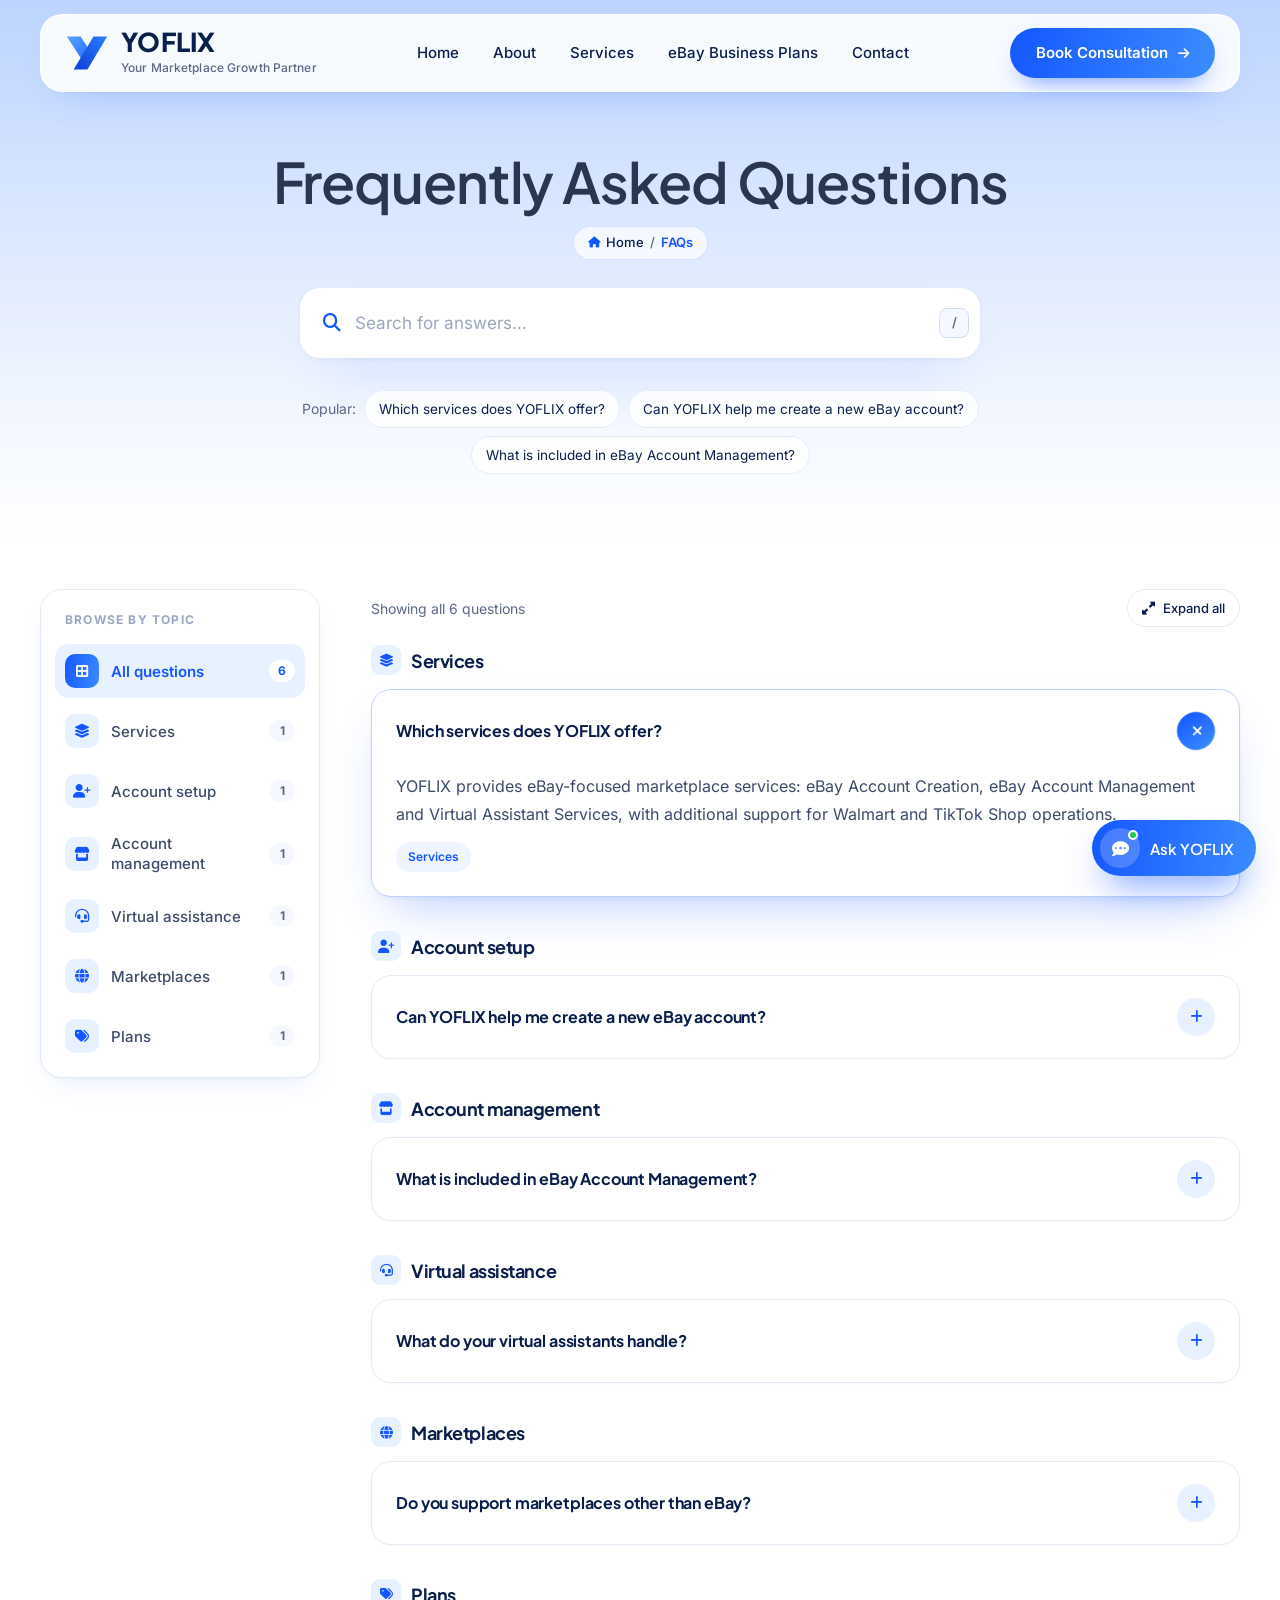
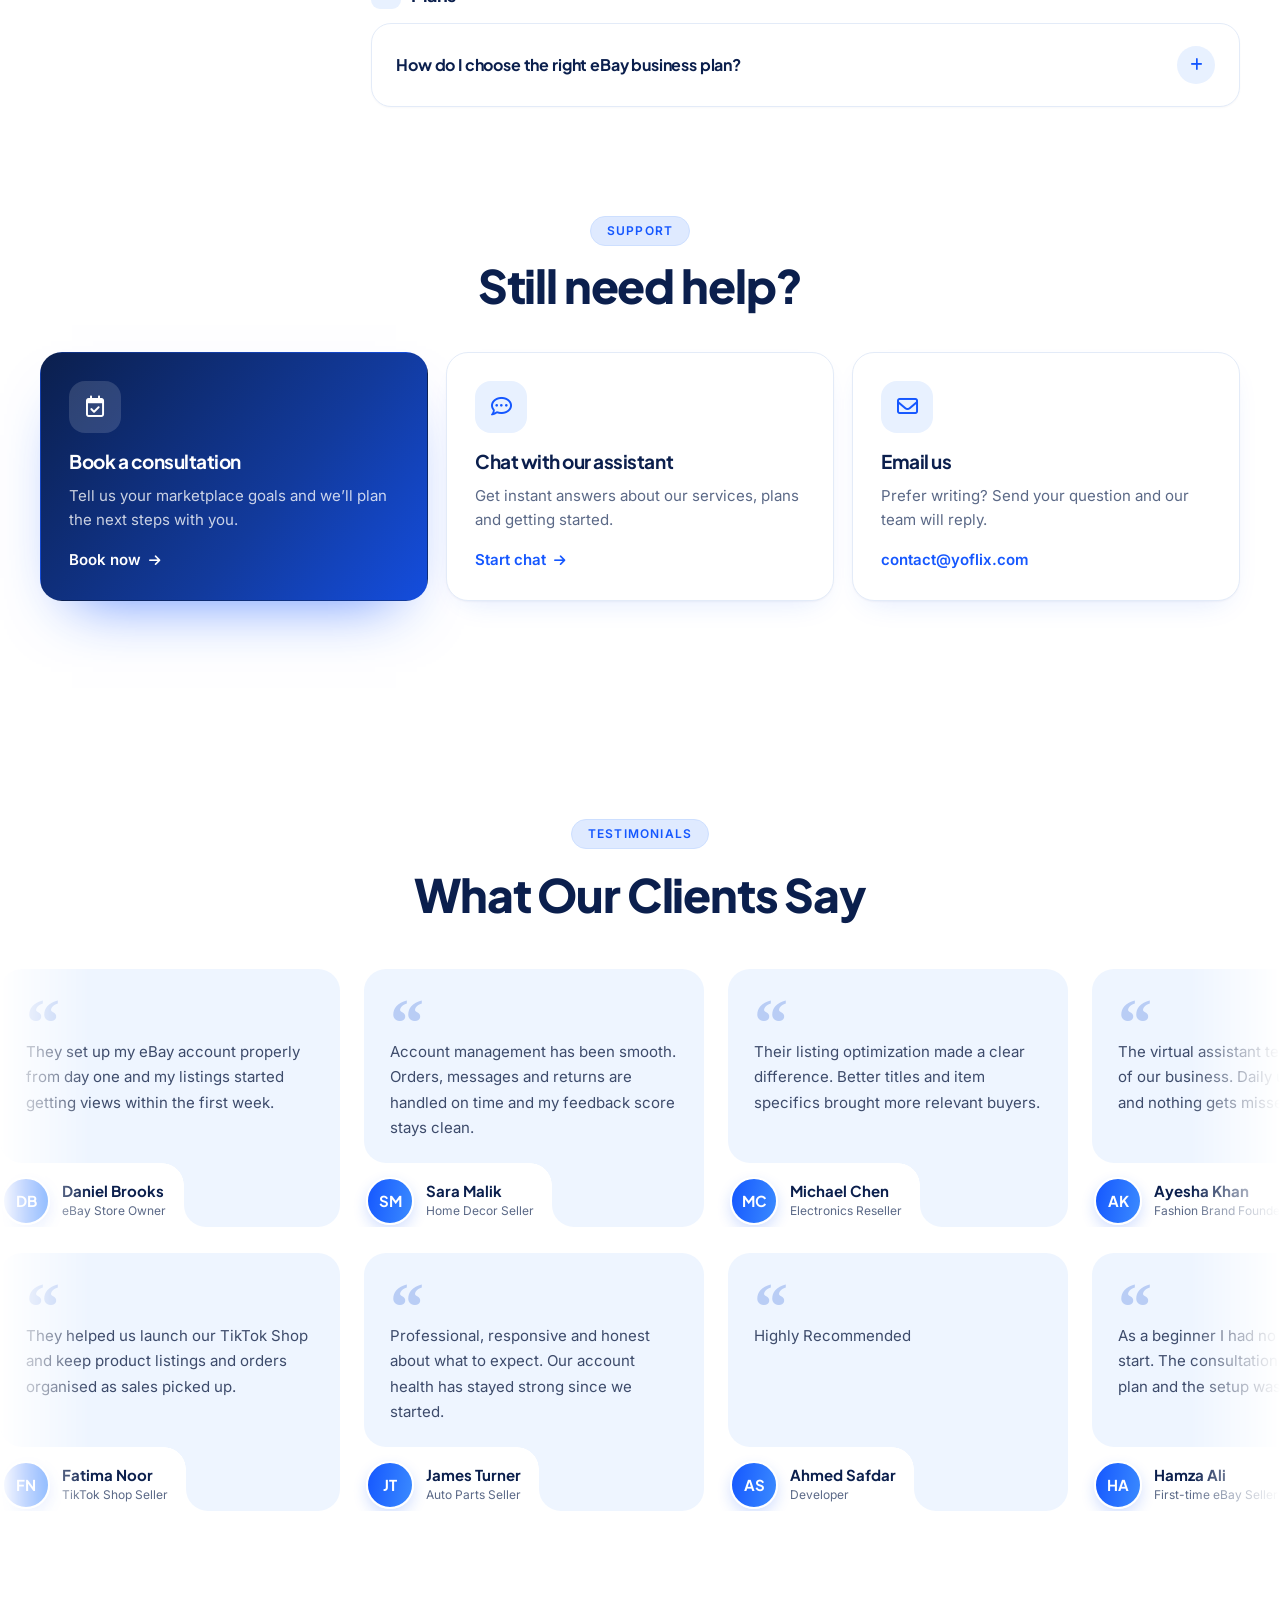
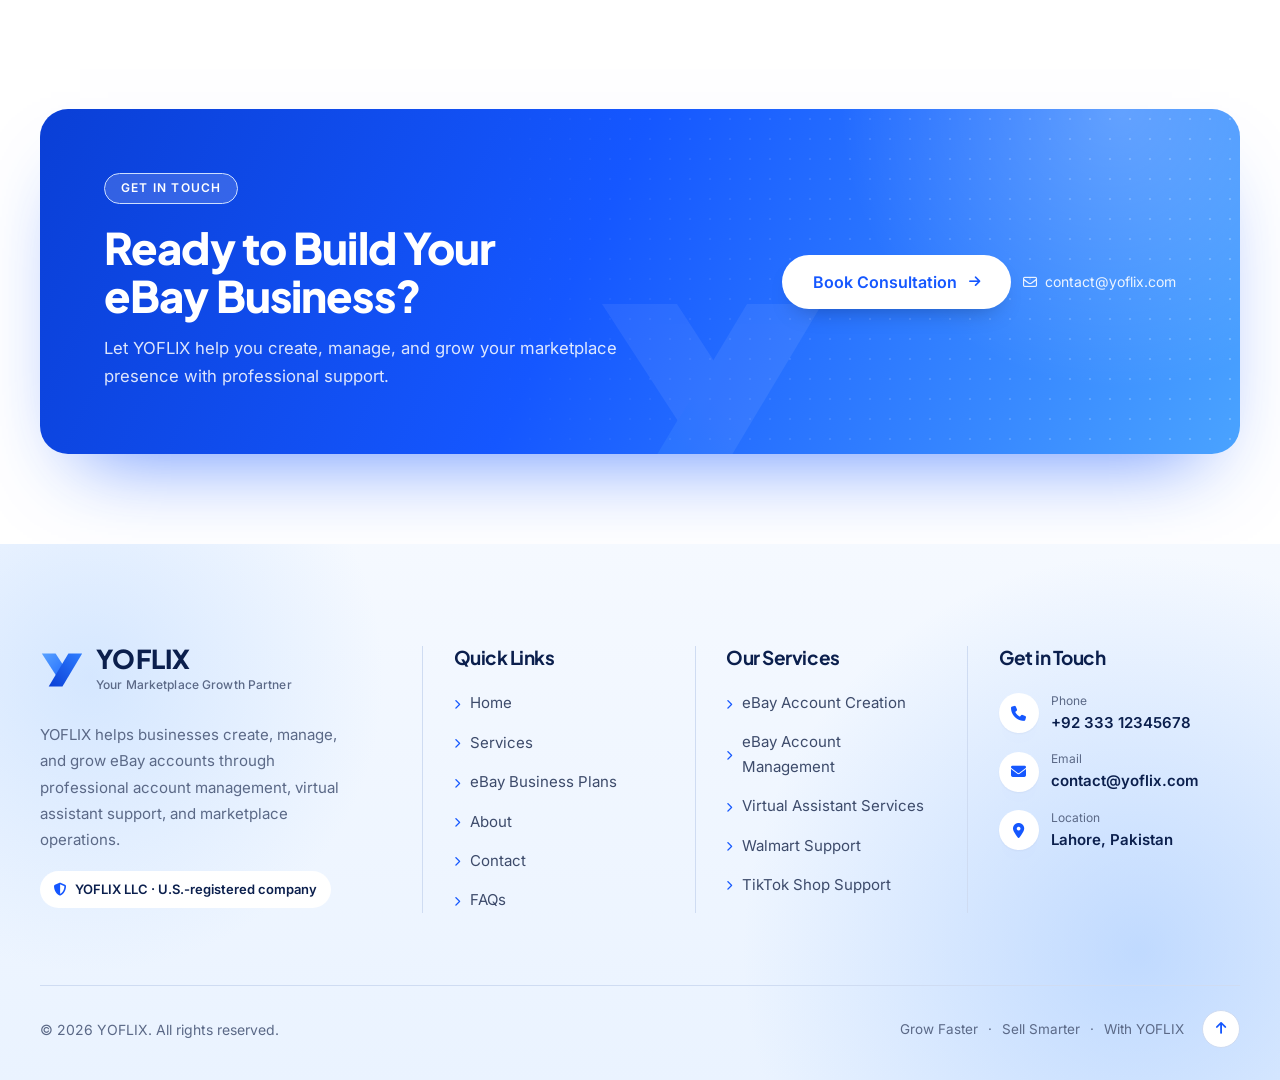
<file: faqs/index.html>
<!doctype html>
<html lang="en" class="theme-rexxsol-nova-document">
<head>
    <meta charset="utf-8">
    <meta name="viewport" content="width=device-width, initial-scale=1">
    <script>document.documentElement.classList.add('nova-js')</script>
    <title>FAQs | YOFLIX Marketplace Services</title>
<meta name="description" content="Answers to common questions about YOFLIX eBay account creation, account management, virtual assistants, Walmart and TikTok Shop support, and our business plans." />
<meta name="keywords" content="" />
<meta name="robots" content="noindex,nofollow" />
<meta property="og:title" content="FAQs | YOFLIX Marketplace Services" />
<meta property="og:description" content="Answers to common questions about YOFLIX eBay account creation, account management, virtual assistants, Walmart and TikTok Shop support, and our business plans." />
<meta name="twitter:card" content="summary_large_image" />
<meta property="og:image" content="../assets/images/yoflix-social-share.png" />        <link rel="icon" href="../assets/images/favicon.svg">
    <link rel="apple-touch-icon" href="../assets/images/apple-touch-icon.png">
    <link rel="stylesheet" href="../assets/css/fonts.css">
    <link rel="stylesheet" href="../assets/vendor/fontawesome/css/all.min.css">
    <link rel="preload" as="style" href="../assets/css/base.css" /><link rel="stylesheet" href="../assets/css/base.css" />    <link rel="stylesheet" href="../assets/css/style.css">
</head>
<body id="top" class="theme-rexxsol-nova antialiased" data-preview-theme="">
        <a class="nova-skip-link" href="#main-content">Skip to content</a>
    <div class="nova-header-slot" data-nova-header-slot data-home-page="false">
<header class="nova-header" data-nova-header data-home-page="false">
    <div class="nova-container nova-header-inner">
        <a class="nova-brand" href="../" aria-label="Yoflix home">
            <svg class="nova-logo-mark" viewBox="0 0 48 48" aria-hidden="true" focusable="false">
    <defs>
        <linearGradient id="nova-y-ua7JVb-a" x1="0" y1="0" x2="1" y2="1"><stop offset="0" stop-color="#5aa2ff"/><stop offset="1" stop-color="#1f6bff"/></linearGradient>
        <linearGradient id="nova-y-ua7JVb-b" x1="1" y1="0" x2="0" y2="1"><stop offset="0" stop-color="#2f7dff"/><stop offset="1" stop-color="#0a3fd6"/></linearGradient>
    </defs>
    <path d="M2 6h15l11 17-7.5 11.5Z" fill="url(#nova-y-ua7JVb-a)"/>
    <path d="M31 6h15L24.5 42H9.5Z" fill="url(#nova-y-ua7JVb-b)"/>
</svg>
            <span class="nova-brand-text"><span class="nova-wordmark">Yoflix</span><small>Your Marketplace Growth Partner</small></span>
        </a>
        <nav class="nova-navigation" aria-label="Main navigation">
                                                <a href="../"  >Home</a>
                                                                <a href="../about/"  >About</a>
                                                                <a href="../services/"  >Services</a>
                                                                <a href="../ebay-business-plans/"  >eBay Business Plans</a>
                                                                <a href="../contact/"  >Contact</a>
                                    </nav>
        <a class="nova-header-cta" href="../contact/"><span>Book Consultation</span><i class="fa-solid fa-arrow-right" aria-hidden="true"></i></a>
        <details class="nova-mobile-menu" data-nova-menu>
            <summary aria-label="Open navigation menu" aria-controls="nova-mobile-panel"><span class="nova-burger" aria-hidden="true"><i></i><i></i></span></summary>
            <div id="nova-mobile-panel" class="nova-mobile-panel">
                <nav aria-label="Mobile navigation">
                                                                        <a href="../" style="--i: 0"  ><small>01</small>Home</a>
                                                                                                <a href="../about/" style="--i: 1"  ><small>02</small>About</a>
                                                                                                <a href="../services/" style="--i: 2"  ><small>03</small>Services</a>
                                                                                                <a href="../ebay-business-plans/" style="--i: 3"  ><small>04</small>eBay Business Plans</a>
                                                                                                <a href="../contact/" style="--i: 4"  ><small>05</small>Contact</a>
                                                            </nav>
                <a class="nova-button nova-button-primary nova-button-lg" href="../contact/">Book Consultation <i class="fa-solid fa-arrow-right" aria-hidden="true"></i></a>
            </div>
        </details>
    </div>
</header>
</div>
    <div class="nova-curtain" aria-hidden="true"></div>
    <div class="nova-cursor" aria-hidden="true" data-nova-cursor><span></span></div>
    <main id="main-content" tabindex="-1">
            
    <section class="nova-page-hero nova-faq-hero" aria-labelledby="nova-faqs-page-title">
        <div class="nova-container nova-page-hero-inner">
            <h1 id="nova-faqs-page-title" class="nova-enter nova-enter-1">Frequently Asked Questions</h1>
            <nav class="nova-page-hero-crumb nova-enter nova-enter-2" aria-label="Breadcrumb">
    <a href="../"><i class="fa-solid fa-house" aria-hidden="true"></i>Home</a><span aria-hidden="true">/</span>
        <span aria-current="page">FAQs</span>
</nav>
                            <form class="nova-faq-hero-search nova-enter nova-enter-3" role="search" data-faq-search-form>
                    <label class="sr-only" for="nova-faq-search">Search questions</label>
                    <i class="fa-solid fa-magnifying-glass" aria-hidden="true"></i>
                    <input id="nova-faq-search" type="search" placeholder="Search for answers…" autocomplete="off" data-faq-search>
                    <kbd aria-hidden="true">/</kbd>
                </form>
                <div class="nova-faq-popular nova-enter nova-enter-3">
                    <span>Popular:</span>
                                            <a href="#faq-which-services-does-yoflix-offer" data-faq-jump>Which services does YOFLIX offer?</a>
                                            <a href="#faq-can-yoflix-help-me-create-a-new-ebay-account" data-faq-jump>Can YOFLIX help me create a new eBay account?</a>
                                            <a href="#faq-what-is-included-in-ebay-account-management" data-faq-jump>What is included in eBay Account Management?</a>
                                    </div>
                    </div>
    </section>

    <section class="nova-section nova-faq-page" aria-label="Frequently asked questions" data-faq-page>
        <div class="nova-container">
                            <div class="nova-faq-page-layout">
                    <nav class="nova-faq-topics" aria-label="Browse by topic">
                        <p class="nova-faq-topics-title">Browse by topic</p>
                        <button type="button" aria-pressed="true" data-faq-topic="">
                            <span class="nova-faq-topic-icon" aria-hidden="true"><i class="fa-solid fa-border-all"></i></span>
                            <span class="nova-faq-topic-name">All questions</span>
                            <span class="nova-faq-topic-count">6</span>
                        </button>
                                                    <button type="button" aria-pressed="false" data-faq-topic="services">
                                <span class="nova-faq-topic-icon" aria-hidden="true"><i class="fa-solid fa-layer-group"></i></span>
                                <span class="nova-faq-topic-name">Services</span>
                                <span class="nova-faq-topic-count">1</span>
                            </button>
                                                    <button type="button" aria-pressed="false" data-faq-topic="account-setup">
                                <span class="nova-faq-topic-icon" aria-hidden="true"><i class="fa-solid fa-user-plus"></i></span>
                                <span class="nova-faq-topic-name">Account setup</span>
                                <span class="nova-faq-topic-count">1</span>
                            </button>
                                                    <button type="button" aria-pressed="false" data-faq-topic="account-management">
                                <span class="nova-faq-topic-icon" aria-hidden="true"><i class="fa-solid fa-store"></i></span>
                                <span class="nova-faq-topic-name">Account management</span>
                                <span class="nova-faq-topic-count">1</span>
                            </button>
                                                    <button type="button" aria-pressed="false" data-faq-topic="virtual-assistance">
                                <span class="nova-faq-topic-icon" aria-hidden="true"><i class="fa-solid fa-headset"></i></span>
                                <span class="nova-faq-topic-name">Virtual assistance</span>
                                <span class="nova-faq-topic-count">1</span>
                            </button>
                                                    <button type="button" aria-pressed="false" data-faq-topic="marketplaces">
                                <span class="nova-faq-topic-icon" aria-hidden="true"><i class="fa-solid fa-globe"></i></span>
                                <span class="nova-faq-topic-name">Marketplaces</span>
                                <span class="nova-faq-topic-count">1</span>
                            </button>
                                                    <button type="button" aria-pressed="false" data-faq-topic="plans">
                                <span class="nova-faq-topic-icon" aria-hidden="true"><i class="fa-solid fa-tags"></i></span>
                                <span class="nova-faq-topic-name">Plans</span>
                                <span class="nova-faq-topic-count">1</span>
                            </button>
                                            </nav>

                    <div class="nova-faq-results">
                        <div class="nova-faq-resultbar">
                            <p role="status" aria-live="polite" data-faq-summary>Showing all 6 questions</p>
                            <div class="nova-faq-resultbar-actions">
                                <button type="button" class="nova-faq-clear" data-faq-clear hidden><i class="fa-solid fa-xmark" aria-hidden="true"></i> Clear search</button>
                                <button type="button" class="nova-faq-expand" data-faq-expand aria-pressed="false"><i class="fa-solid fa-up-right-and-down-left-from-center" aria-hidden="true"></i> <span>Expand all</span></button>
                            </div>
                        </div>

                                                    <div class="nova-faq-group" data-faq-group="services">
                                <h2 class="nova-faq-group-title"><span aria-hidden="true"><i class="fa-solid fa-layer-group"></i></span>Services</h2>
                                <div class="nova-faq-list">
                                                                            <details class="nova-faq" id="faq-which-services-does-yoflix-offer"  open  data-faq-item data-topic="services">
                                            <summary>
                                                <span class="nova-faq-question" data-faq-text>Which services does YOFLIX offer?</span>
                                                <span class="nova-faq-toggle" aria-hidden="true"><i class="fa-solid fa-plus"></i></span>
                                            </summary>
                                            <div class="nova-faq-answer">
                                                <p data-faq-text>YOFLIX provides eBay-focused marketplace services: eBay Account Creation, eBay Account Management and Virtual Assistant Services, with additional support for Walmart and TikTok Shop operations.</p>
                                                <div class="nova-faq-answer-foot">
                                                    <span class="nova-faq-tag">Services</span>
                                                    <button type="button" class="nova-faq-copy" data-faq-copy="faq-which-services-does-yoflix-offer"><i class="fa-solid fa-link" aria-hidden="true"></i> <span>Copy link</span></button>
                                                </div>
                                            </div>
                                        </details>
                                                                    </div>
                            </div>
                                                    <div class="nova-faq-group" data-faq-group="account-setup">
                                <h2 class="nova-faq-group-title"><span aria-hidden="true"><i class="fa-solid fa-user-plus"></i></span>Account setup</h2>
                                <div class="nova-faq-list">
                                                                            <details class="nova-faq" id="faq-can-yoflix-help-me-create-a-new-ebay-account"  data-faq-item data-topic="account-setup">
                                            <summary>
                                                <span class="nova-faq-question" data-faq-text>Can YOFLIX help me create a new eBay account?</span>
                                                <span class="nova-faq-toggle" aria-hidden="true"><i class="fa-solid fa-plus"></i></span>
                                            </summary>
                                            <div class="nova-faq-answer">
                                                <p data-faq-text>Yes. Our eBay Account Creation service includes account setup guidance, a required information checklist, store setup support and initial optimization so your store starts on the right foot.</p>
                                                <div class="nova-faq-answer-foot">
                                                    <span class="nova-faq-tag">Account setup</span>
                                                    <button type="button" class="nova-faq-copy" data-faq-copy="faq-can-yoflix-help-me-create-a-new-ebay-account"><i class="fa-solid fa-link" aria-hidden="true"></i> <span>Copy link</span></button>
                                                </div>
                                            </div>
                                        </details>
                                                                    </div>
                            </div>
                                                    <div class="nova-faq-group" data-faq-group="account-management">
                                <h2 class="nova-faq-group-title"><span aria-hidden="true"><i class="fa-solid fa-store"></i></span>Account management</h2>
                                <div class="nova-faq-list">
                                                                            <details class="nova-faq" id="faq-what-is-included-in-ebay-account-management"  data-faq-item data-topic="account-management">
                                            <summary>
                                                <span class="nova-faq-question" data-faq-text>What is included in eBay Account Management?</span>
                                                <span class="nova-faq-toggle" aria-hidden="true"><i class="fa-solid fa-plus"></i></span>
                                            </summary>
                                            <div class="nova-faq-answer">
                                                <p data-faq-text>eBay Account Management covers store handling, product listing, order support, customer handling and performance monitoring, so your store keeps running smoothly day to day.</p>
                                                <div class="nova-faq-answer-foot">
                                                    <span class="nova-faq-tag">Account management</span>
                                                    <button type="button" class="nova-faq-copy" data-faq-copy="faq-what-is-included-in-ebay-account-management"><i class="fa-solid fa-link" aria-hidden="true"></i> <span>Copy link</span></button>
                                                </div>
                                            </div>
                                        </details>
                                                                    </div>
                            </div>
                                                    <div class="nova-faq-group" data-faq-group="virtual-assistance">
                                <h2 class="nova-faq-group-title"><span aria-hidden="true"><i class="fa-solid fa-headset"></i></span>Virtual assistance</h2>
                                <div class="nova-faq-list">
                                                                            <details class="nova-faq" id="faq-what-do-your-virtual-assistants-handle"  data-faq-item data-topic="virtual-assistance">
                                            <summary>
                                                <span class="nova-faq-question" data-faq-text>What do your virtual assistants handle?</span>
                                                <span class="nova-faq-toggle" aria-hidden="true"><i class="fa-solid fa-plus"></i></span>
                                            </summary>
                                            <div class="nova-faq-answer">
                                                <p data-faq-text>Our Virtual Assistant Services provide dedicated VA support for daily marketplace tasks, listing updates, communication support and reporting.</p>
                                                <div class="nova-faq-answer-foot">
                                                    <span class="nova-faq-tag">Virtual assistance</span>
                                                    <button type="button" class="nova-faq-copy" data-faq-copy="faq-what-do-your-virtual-assistants-handle"><i class="fa-solid fa-link" aria-hidden="true"></i> <span>Copy link</span></button>
                                                </div>
                                            </div>
                                        </details>
                                                                    </div>
                            </div>
                                                    <div class="nova-faq-group" data-faq-group="marketplaces">
                                <h2 class="nova-faq-group-title"><span aria-hidden="true"><i class="fa-solid fa-globe"></i></span>Marketplaces</h2>
                                <div class="nova-faq-list">
                                                                            <details class="nova-faq" id="faq-do-you-support-marketplaces-other-than-ebay"  data-faq-item data-topic="marketplaces">
                                            <summary>
                                                <span class="nova-faq-question" data-faq-text>Do you support marketplaces other than eBay?</span>
                                                <span class="nova-faq-toggle" aria-hidden="true"><i class="fa-solid fa-plus"></i></span>
                                            </summary>
                                            <div class="nova-faq-answer">
                                                <p data-faq-text>Yes. Alongside eBay we support Walmart (account setup support, listing assistance and store operations support) and TikTok Shop (shop setup support, product handling, order assistance and VA support).</p>
                                                <div class="nova-faq-answer-foot">
                                                    <span class="nova-faq-tag">Marketplaces</span>
                                                    <button type="button" class="nova-faq-copy" data-faq-copy="faq-do-you-support-marketplaces-other-than-ebay"><i class="fa-solid fa-link" aria-hidden="true"></i> <span>Copy link</span></button>
                                                </div>
                                            </div>
                                        </details>
                                                                    </div>
                            </div>
                                                    <div class="nova-faq-group" data-faq-group="plans">
                                <h2 class="nova-faq-group-title"><span aria-hidden="true"><i class="fa-solid fa-tags"></i></span>Plans</h2>
                                <div class="nova-faq-list">
                                                                            <details class="nova-faq" id="faq-how-do-i-choose-the-right-ebay-business-plan"  data-faq-item data-topic="plans">
                                            <summary>
                                                <span class="nova-faq-question" data-faq-text>How do I choose the right eBay business plan?</span>
                                                <span class="nova-faq-toggle" aria-hidden="true"><i class="fa-solid fa-plus"></i></span>
                                            </summary>
                                            <div class="nova-faq-answer">
                                                <p data-faq-text>We offer Starter, Growth and Premium eBay business plans. Compare what each plan includes on the eBay Business Plans page, or book a consultation and we will recommend the right fit for your business.</p>
                                                <div class="nova-faq-answer-foot">
                                                    <span class="nova-faq-tag">Plans</span>
                                                    <button type="button" class="nova-faq-copy" data-faq-copy="faq-how-do-i-choose-the-right-ebay-business-plan"><i class="fa-solid fa-link" aria-hidden="true"></i> <span>Copy link</span></button>
                                                </div>
                                            </div>
                                        </details>
                                                                    </div>
                            </div>
                        
                        <div class="nova-faq-empty" data-faq-empty hidden>
                            <span aria-hidden="true"><i class="fa-regular fa-face-meh"></i></span>
                            <h2>No answers found</h2>
                            <p>Try a different word, browse a topic, or ask our team directly.</p>
                            <a class="nova-button nova-button-primary" href="../contact/">Ask our team <i class="fa-solid fa-arrow-right" aria-hidden="true"></i></a>
                        </div>
                    </div>
                </div>
                    </div>
    </section>

    <section class="nova-section nova-faq-support" aria-labelledby="nova-faq-support-title">
        <div class="nova-container">
            <header class="nova-faq-support-head">
                <p class="nova-pill">Support</p>
                <h2 id="nova-faq-support-title">Still need help?</h2>
            </header>
            <div class="nova-faq-support-grid">
                <a class="nova-faq-support-card is-primary" href="../contact/">
                    <span class="nova-faq-support-icon" aria-hidden="true"><i class="fa-regular fa-calendar-check"></i></span>
                    <h3>Book a consultation</h3>
                    <p>Tell us your marketplace goals and we’ll plan the next steps with you.</p>
                    <span class="nova-faq-support-link">Book now <i class="fa-solid fa-arrow-right" aria-hidden="true"></i></span>
                </a>
                <button class="nova-faq-support-card" type="button" data-open-ai-chat hidden>
                    <span class="nova-faq-support-icon" aria-hidden="true"><i class="fa-regular fa-comment-dots"></i></span>
                    <h3>Chat with our assistant</h3>
                    <p>Get instant answers about our services, plans and getting started.</p>
                    <span class="nova-faq-support-link">Start chat <i class="fa-solid fa-arrow-right" aria-hidden="true"></i></span>
                </button>
                                    <a class="nova-faq-support-card" href="mailto:contact@yoflix.com">
                        <span class="nova-faq-support-icon" aria-hidden="true"><i class="fa-regular fa-envelope"></i></span>
                        <h3>Email us</h3>
                        <p>Prefer writing? Send your question and our team will reply.</p>
                        <span class="nova-faq-support-link">contact@yoflix.com</span>
                    </a>
                            </div>
        </div>
    </section>
        
                    <section class="nova-section nova-testimonials" aria-labelledby="nova-testimonials-title">
        <div class="nova-container">
            <header class="nova-testimonials-head" data-reveal>
                <p class="nova-pill">Testimonials</p>
                <h2 id="nova-testimonials-title">What Our Clients Say</h2>
            </header>
        </div>

        <div class="nova-marquee" aria-label="Client testimonials">
                            <div class="nova-marquee-row">
                    <div class="nova-marquee-track" style="--marquee-duration: 80s">
                                                                                                                    <figure class="nova-quote-card" >
    <div class="nova-quote-card-body">
        <span class="nova-quote-card-mark" aria-hidden="true">“</span>
        <blockquote>They set up my eBay account properly from day one and my listings started getting views within the first week.</blockquote>
    </div>
    <div class="nova-quote-card-foot">
        <figcaption class="nova-quote-card-author">
                            <span class="nova-quote-card-avatar" aria-hidden="true">DB</span>
                        <span>
                <strong>Daniel Brooks</strong>
                <small>eBay Store Owner</small>
            </span>
        </figcaption>
        <span class="nova-quote-card-tab" aria-hidden="true"></span>
    </div>
</figure>
                                                                                            <figure class="nova-quote-card" >
    <div class="nova-quote-card-body">
        <span class="nova-quote-card-mark" aria-hidden="true">“</span>
        <blockquote>Account management has been smooth. Orders, messages and returns are handled on time and my feedback score stays clean.</blockquote>
    </div>
    <div class="nova-quote-card-foot">
        <figcaption class="nova-quote-card-author">
                            <span class="nova-quote-card-avatar" aria-hidden="true">SM</span>
                        <span>
                <strong>Sara Malik</strong>
                <small>Home Decor Seller</small>
            </span>
        </figcaption>
        <span class="nova-quote-card-tab" aria-hidden="true"></span>
    </div>
</figure>
                                                                                            <figure class="nova-quote-card" >
    <div class="nova-quote-card-body">
        <span class="nova-quote-card-mark" aria-hidden="true">“</span>
        <blockquote>Their listing optimization made a clear difference. Better titles and item specifics brought more relevant buyers.</blockquote>
    </div>
    <div class="nova-quote-card-foot">
        <figcaption class="nova-quote-card-author">
                            <span class="nova-quote-card-avatar" aria-hidden="true">MC</span>
                        <span>
                <strong>Michael Chen</strong>
                <small>Electronics Reseller</small>
            </span>
        </figcaption>
        <span class="nova-quote-card-tab" aria-hidden="true"></span>
    </div>
</figure>
                                                                                            <figure class="nova-quote-card" >
    <div class="nova-quote-card-body">
        <span class="nova-quote-card-mark" aria-hidden="true">“</span>
        <blockquote>The virtual assistant team feels like part of our business. Daily updates are clear and nothing gets missed.</blockquote>
    </div>
    <div class="nova-quote-card-foot">
        <figcaption class="nova-quote-card-author">
                            <span class="nova-quote-card-avatar" aria-hidden="true">AK</span>
                        <span>
                <strong>Ayesha Khan</strong>
                <small>Fashion Brand Founder</small>
            </span>
        </figcaption>
        <span class="nova-quote-card-tab" aria-hidden="true"></span>
    </div>
</figure>
                                                                                            <figure class="nova-quote-card" >
    <div class="nova-quote-card-body">
        <span class="nova-quote-card-mark" aria-hidden="true">“</span>
        <blockquote>Getting approved and live on Walmart felt complicated until YOFLIX walked us through every step.</blockquote>
    </div>
    <div class="nova-quote-card-foot">
        <figcaption class="nova-quote-card-author">
                            <span class="nova-quote-card-avatar" aria-hidden="true">RH</span>
                        <span>
                <strong>Robert Hayes</strong>
                <small>Walmart Marketplace Seller</small>
            </span>
        </figcaption>
        <span class="nova-quote-card-tab" aria-hidden="true"></span>
    </div>
</figure>
                                                                                            <figure class="nova-quote-card"  aria-hidden="true" >
    <div class="nova-quote-card-body">
        <span class="nova-quote-card-mark" aria-hidden="true">“</span>
        <blockquote>They set up my eBay account properly from day one and my listings started getting views within the first week.</blockquote>
    </div>
    <div class="nova-quote-card-foot">
        <figcaption class="nova-quote-card-author">
                            <span class="nova-quote-card-avatar" aria-hidden="true">DB</span>
                        <span>
                <strong>Daniel Brooks</strong>
                <small>eBay Store Owner</small>
            </span>
        </figcaption>
        <span class="nova-quote-card-tab" aria-hidden="true"></span>
    </div>
</figure>
                                                                                            <figure class="nova-quote-card"  aria-hidden="true" >
    <div class="nova-quote-card-body">
        <span class="nova-quote-card-mark" aria-hidden="true">“</span>
        <blockquote>Account management has been smooth. Orders, messages and returns are handled on time and my feedback score stays clean.</blockquote>
    </div>
    <div class="nova-quote-card-foot">
        <figcaption class="nova-quote-card-author">
                            <span class="nova-quote-card-avatar" aria-hidden="true">SM</span>
                        <span>
                <strong>Sara Malik</strong>
                <small>Home Decor Seller</small>
            </span>
        </figcaption>
        <span class="nova-quote-card-tab" aria-hidden="true"></span>
    </div>
</figure>
                                                                                            <figure class="nova-quote-card"  aria-hidden="true" >
    <div class="nova-quote-card-body">
        <span class="nova-quote-card-mark" aria-hidden="true">“</span>
        <blockquote>Their listing optimization made a clear difference. Better titles and item specifics brought more relevant buyers.</blockquote>
    </div>
    <div class="nova-quote-card-foot">
        <figcaption class="nova-quote-card-author">
                            <span class="nova-quote-card-avatar" aria-hidden="true">MC</span>
                        <span>
                <strong>Michael Chen</strong>
                <small>Electronics Reseller</small>
            </span>
        </figcaption>
        <span class="nova-quote-card-tab" aria-hidden="true"></span>
    </div>
</figure>
                                                                                            <figure class="nova-quote-card"  aria-hidden="true" >
    <div class="nova-quote-card-body">
        <span class="nova-quote-card-mark" aria-hidden="true">“</span>
        <blockquote>The virtual assistant team feels like part of our business. Daily updates are clear and nothing gets missed.</blockquote>
    </div>
    <div class="nova-quote-card-foot">
        <figcaption class="nova-quote-card-author">
                            <span class="nova-quote-card-avatar" aria-hidden="true">AK</span>
                        <span>
                <strong>Ayesha Khan</strong>
                <small>Fashion Brand Founder</small>
            </span>
        </figcaption>
        <span class="nova-quote-card-tab" aria-hidden="true"></span>
    </div>
</figure>
                                                                                            <figure class="nova-quote-card"  aria-hidden="true" >
    <div class="nova-quote-card-body">
        <span class="nova-quote-card-mark" aria-hidden="true">“</span>
        <blockquote>Getting approved and live on Walmart felt complicated until YOFLIX walked us through every step.</blockquote>
    </div>
    <div class="nova-quote-card-foot">
        <figcaption class="nova-quote-card-author">
                            <span class="nova-quote-card-avatar" aria-hidden="true">RH</span>
                        <span>
                <strong>Robert Hayes</strong>
                <small>Walmart Marketplace Seller</small>
            </span>
        </figcaption>
        <span class="nova-quote-card-tab" aria-hidden="true"></span>
    </div>
</figure>
                                                                                                                                                <figure class="nova-quote-card"  aria-hidden="true" >
    <div class="nova-quote-card-body">
        <span class="nova-quote-card-mark" aria-hidden="true">“</span>
        <blockquote>They set up my eBay account properly from day one and my listings started getting views within the first week.</blockquote>
    </div>
    <div class="nova-quote-card-foot">
        <figcaption class="nova-quote-card-author">
                            <span class="nova-quote-card-avatar" aria-hidden="true">DB</span>
                        <span>
                <strong>Daniel Brooks</strong>
                <small>eBay Store Owner</small>
            </span>
        </figcaption>
        <span class="nova-quote-card-tab" aria-hidden="true"></span>
    </div>
</figure>
                                                                                            <figure class="nova-quote-card"  aria-hidden="true" >
    <div class="nova-quote-card-body">
        <span class="nova-quote-card-mark" aria-hidden="true">“</span>
        <blockquote>Account management has been smooth. Orders, messages and returns are handled on time and my feedback score stays clean.</blockquote>
    </div>
    <div class="nova-quote-card-foot">
        <figcaption class="nova-quote-card-author">
                            <span class="nova-quote-card-avatar" aria-hidden="true">SM</span>
                        <span>
                <strong>Sara Malik</strong>
                <small>Home Decor Seller</small>
            </span>
        </figcaption>
        <span class="nova-quote-card-tab" aria-hidden="true"></span>
    </div>
</figure>
                                                                                            <figure class="nova-quote-card"  aria-hidden="true" >
    <div class="nova-quote-card-body">
        <span class="nova-quote-card-mark" aria-hidden="true">“</span>
        <blockquote>Their listing optimization made a clear difference. Better titles and item specifics brought more relevant buyers.</blockquote>
    </div>
    <div class="nova-quote-card-foot">
        <figcaption class="nova-quote-card-author">
                            <span class="nova-quote-card-avatar" aria-hidden="true">MC</span>
                        <span>
                <strong>Michael Chen</strong>
                <small>Electronics Reseller</small>
            </span>
        </figcaption>
        <span class="nova-quote-card-tab" aria-hidden="true"></span>
    </div>
</figure>
                                                                                            <figure class="nova-quote-card"  aria-hidden="true" >
    <div class="nova-quote-card-body">
        <span class="nova-quote-card-mark" aria-hidden="true">“</span>
        <blockquote>The virtual assistant team feels like part of our business. Daily updates are clear and nothing gets missed.</blockquote>
    </div>
    <div class="nova-quote-card-foot">
        <figcaption class="nova-quote-card-author">
                            <span class="nova-quote-card-avatar" aria-hidden="true">AK</span>
                        <span>
                <strong>Ayesha Khan</strong>
                <small>Fashion Brand Founder</small>
            </span>
        </figcaption>
        <span class="nova-quote-card-tab" aria-hidden="true"></span>
    </div>
</figure>
                                                                                            <figure class="nova-quote-card"  aria-hidden="true" >
    <div class="nova-quote-card-body">
        <span class="nova-quote-card-mark" aria-hidden="true">“</span>
        <blockquote>Getting approved and live on Walmart felt complicated until YOFLIX walked us through every step.</blockquote>
    </div>
    <div class="nova-quote-card-foot">
        <figcaption class="nova-quote-card-author">
                            <span class="nova-quote-card-avatar" aria-hidden="true">RH</span>
                        <span>
                <strong>Robert Hayes</strong>
                <small>Walmart Marketplace Seller</small>
            </span>
        </figcaption>
        <span class="nova-quote-card-tab" aria-hidden="true"></span>
    </div>
</figure>
                                                                                            <figure class="nova-quote-card"  aria-hidden="true" >
    <div class="nova-quote-card-body">
        <span class="nova-quote-card-mark" aria-hidden="true">“</span>
        <blockquote>They set up my eBay account properly from day one and my listings started getting views within the first week.</blockquote>
    </div>
    <div class="nova-quote-card-foot">
        <figcaption class="nova-quote-card-author">
                            <span class="nova-quote-card-avatar" aria-hidden="true">DB</span>
                        <span>
                <strong>Daniel Brooks</strong>
                <small>eBay Store Owner</small>
            </span>
        </figcaption>
        <span class="nova-quote-card-tab" aria-hidden="true"></span>
    </div>
</figure>
                                                                                            <figure class="nova-quote-card"  aria-hidden="true" >
    <div class="nova-quote-card-body">
        <span class="nova-quote-card-mark" aria-hidden="true">“</span>
        <blockquote>Account management has been smooth. Orders, messages and returns are handled on time and my feedback score stays clean.</blockquote>
    </div>
    <div class="nova-quote-card-foot">
        <figcaption class="nova-quote-card-author">
                            <span class="nova-quote-card-avatar" aria-hidden="true">SM</span>
                        <span>
                <strong>Sara Malik</strong>
                <small>Home Decor Seller</small>
            </span>
        </figcaption>
        <span class="nova-quote-card-tab" aria-hidden="true"></span>
    </div>
</figure>
                                                                                            <figure class="nova-quote-card"  aria-hidden="true" >
    <div class="nova-quote-card-body">
        <span class="nova-quote-card-mark" aria-hidden="true">“</span>
        <blockquote>Their listing optimization made a clear difference. Better titles and item specifics brought more relevant buyers.</blockquote>
    </div>
    <div class="nova-quote-card-foot">
        <figcaption class="nova-quote-card-author">
                            <span class="nova-quote-card-avatar" aria-hidden="true">MC</span>
                        <span>
                <strong>Michael Chen</strong>
                <small>Electronics Reseller</small>
            </span>
        </figcaption>
        <span class="nova-quote-card-tab" aria-hidden="true"></span>
    </div>
</figure>
                                                                                            <figure class="nova-quote-card"  aria-hidden="true" >
    <div class="nova-quote-card-body">
        <span class="nova-quote-card-mark" aria-hidden="true">“</span>
        <blockquote>The virtual assistant team feels like part of our business. Daily updates are clear and nothing gets missed.</blockquote>
    </div>
    <div class="nova-quote-card-foot">
        <figcaption class="nova-quote-card-author">
                            <span class="nova-quote-card-avatar" aria-hidden="true">AK</span>
                        <span>
                <strong>Ayesha Khan</strong>
                <small>Fashion Brand Founder</small>
            </span>
        </figcaption>
        <span class="nova-quote-card-tab" aria-hidden="true"></span>
    </div>
</figure>
                                                                                            <figure class="nova-quote-card"  aria-hidden="true" >
    <div class="nova-quote-card-body">
        <span class="nova-quote-card-mark" aria-hidden="true">“</span>
        <blockquote>Getting approved and live on Walmart felt complicated until YOFLIX walked us through every step.</blockquote>
    </div>
    <div class="nova-quote-card-foot">
        <figcaption class="nova-quote-card-author">
                            <span class="nova-quote-card-avatar" aria-hidden="true">RH</span>
                        <span>
                <strong>Robert Hayes</strong>
                <small>Walmart Marketplace Seller</small>
            </span>
        </figcaption>
        <span class="nova-quote-card-tab" aria-hidden="true"></span>
    </div>
</figure>
                                                                        </div>
                </div>
                            <div class="nova-marquee-row is-reverse">
                    <div class="nova-marquee-track" style="--marquee-duration: 64s">
                                                                                                                    <figure class="nova-quote-card" >
    <div class="nova-quote-card-body">
        <span class="nova-quote-card-mark" aria-hidden="true">“</span>
        <blockquote>They helped us launch our TikTok Shop and keep product listings and orders organised as sales picked up.</blockquote>
    </div>
    <div class="nova-quote-card-foot">
        <figcaption class="nova-quote-card-author">
                            <span class="nova-quote-card-avatar" aria-hidden="true">FN</span>
                        <span>
                <strong>Fatima Noor</strong>
                <small>TikTok Shop Seller</small>
            </span>
        </figcaption>
        <span class="nova-quote-card-tab" aria-hidden="true"></span>
    </div>
</figure>
                                                                                            <figure class="nova-quote-card" >
    <div class="nova-quote-card-body">
        <span class="nova-quote-card-mark" aria-hidden="true">“</span>
        <blockquote>Professional, responsive and honest about what to expect. Our account health has stayed strong since we started.</blockquote>
    </div>
    <div class="nova-quote-card-foot">
        <figcaption class="nova-quote-card-author">
                            <span class="nova-quote-card-avatar" aria-hidden="true">JT</span>
                        <span>
                <strong>James Turner</strong>
                <small>Auto Parts Seller</small>
            </span>
        </figcaption>
        <span class="nova-quote-card-tab" aria-hidden="true"></span>
    </div>
</figure>
                                                                                            <figure class="nova-quote-card" >
    <div class="nova-quote-card-body">
        <span class="nova-quote-card-mark" aria-hidden="true">“</span>
        <blockquote>Highly Recommended</blockquote>
    </div>
    <div class="nova-quote-card-foot">
        <figcaption class="nova-quote-card-author">
                            <span class="nova-quote-card-avatar" aria-hidden="true">AS</span>
                        <span>
                <strong>Ahmed Safdar</strong>
                <small>Developer</small>
            </span>
        </figcaption>
        <span class="nova-quote-card-tab" aria-hidden="true"></span>
    </div>
</figure>
                                                                                            <figure class="nova-quote-card" >
    <div class="nova-quote-card-body">
        <span class="nova-quote-card-mark" aria-hidden="true">“</span>
        <blockquote>As a beginner I had no idea where to start. The consultation gave me a clear plan and the setup was done right.</blockquote>
    </div>
    <div class="nova-quote-card-foot">
        <figcaption class="nova-quote-card-author">
                            <span class="nova-quote-card-avatar" aria-hidden="true">HA</span>
                        <span>
                <strong>Hamza Ali</strong>
                <small>First-time eBay Seller</small>
            </span>
        </figcaption>
        <span class="nova-quote-card-tab" aria-hidden="true"></span>
    </div>
</figure>
                                                                                            <figure class="nova-quote-card"  aria-hidden="true" >
    <div class="nova-quote-card-body">
        <span class="nova-quote-card-mark" aria-hidden="true">“</span>
        <blockquote>They helped us launch our TikTok Shop and keep product listings and orders organised as sales picked up.</blockquote>
    </div>
    <div class="nova-quote-card-foot">
        <figcaption class="nova-quote-card-author">
                            <span class="nova-quote-card-avatar" aria-hidden="true">FN</span>
                        <span>
                <strong>Fatima Noor</strong>
                <small>TikTok Shop Seller</small>
            </span>
        </figcaption>
        <span class="nova-quote-card-tab" aria-hidden="true"></span>
    </div>
</figure>
                                                                                            <figure class="nova-quote-card"  aria-hidden="true" >
    <div class="nova-quote-card-body">
        <span class="nova-quote-card-mark" aria-hidden="true">“</span>
        <blockquote>Professional, responsive and honest about what to expect. Our account health has stayed strong since we started.</blockquote>
    </div>
    <div class="nova-quote-card-foot">
        <figcaption class="nova-quote-card-author">
                            <span class="nova-quote-card-avatar" aria-hidden="true">JT</span>
                        <span>
                <strong>James Turner</strong>
                <small>Auto Parts Seller</small>
            </span>
        </figcaption>
        <span class="nova-quote-card-tab" aria-hidden="true"></span>
    </div>
</figure>
                                                                                            <figure class="nova-quote-card"  aria-hidden="true" >
    <div class="nova-quote-card-body">
        <span class="nova-quote-card-mark" aria-hidden="true">“</span>
        <blockquote>Highly Recommended</blockquote>
    </div>
    <div class="nova-quote-card-foot">
        <figcaption class="nova-quote-card-author">
                            <span class="nova-quote-card-avatar" aria-hidden="true">AS</span>
                        <span>
                <strong>Ahmed Safdar</strong>
                <small>Developer</small>
            </span>
        </figcaption>
        <span class="nova-quote-card-tab" aria-hidden="true"></span>
    </div>
</figure>
                                                                                            <figure class="nova-quote-card"  aria-hidden="true" >
    <div class="nova-quote-card-body">
        <span class="nova-quote-card-mark" aria-hidden="true">“</span>
        <blockquote>As a beginner I had no idea where to start. The consultation gave me a clear plan and the setup was done right.</blockquote>
    </div>
    <div class="nova-quote-card-foot">
        <figcaption class="nova-quote-card-author">
                            <span class="nova-quote-card-avatar" aria-hidden="true">HA</span>
                        <span>
                <strong>Hamza Ali</strong>
                <small>First-time eBay Seller</small>
            </span>
        </figcaption>
        <span class="nova-quote-card-tab" aria-hidden="true"></span>
    </div>
</figure>
                                                                                                                                                <figure class="nova-quote-card"  aria-hidden="true" >
    <div class="nova-quote-card-body">
        <span class="nova-quote-card-mark" aria-hidden="true">“</span>
        <blockquote>They helped us launch our TikTok Shop and keep product listings and orders organised as sales picked up.</blockquote>
    </div>
    <div class="nova-quote-card-foot">
        <figcaption class="nova-quote-card-author">
                            <span class="nova-quote-card-avatar" aria-hidden="true">FN</span>
                        <span>
                <strong>Fatima Noor</strong>
                <small>TikTok Shop Seller</small>
            </span>
        </figcaption>
        <span class="nova-quote-card-tab" aria-hidden="true"></span>
    </div>
</figure>
                                                                                            <figure class="nova-quote-card"  aria-hidden="true" >
    <div class="nova-quote-card-body">
        <span class="nova-quote-card-mark" aria-hidden="true">“</span>
        <blockquote>Professional, responsive and honest about what to expect. Our account health has stayed strong since we started.</blockquote>
    </div>
    <div class="nova-quote-card-foot">
        <figcaption class="nova-quote-card-author">
                            <span class="nova-quote-card-avatar" aria-hidden="true">JT</span>
                        <span>
                <strong>James Turner</strong>
                <small>Auto Parts Seller</small>
            </span>
        </figcaption>
        <span class="nova-quote-card-tab" aria-hidden="true"></span>
    </div>
</figure>
                                                                                            <figure class="nova-quote-card"  aria-hidden="true" >
    <div class="nova-quote-card-body">
        <span class="nova-quote-card-mark" aria-hidden="true">“</span>
        <blockquote>Highly Recommended</blockquote>
    </div>
    <div class="nova-quote-card-foot">
        <figcaption class="nova-quote-card-author">
                            <span class="nova-quote-card-avatar" aria-hidden="true">AS</span>
                        <span>
                <strong>Ahmed Safdar</strong>
                <small>Developer</small>
            </span>
        </figcaption>
        <span class="nova-quote-card-tab" aria-hidden="true"></span>
    </div>
</figure>
                                                                                            <figure class="nova-quote-card"  aria-hidden="true" >
    <div class="nova-quote-card-body">
        <span class="nova-quote-card-mark" aria-hidden="true">“</span>
        <blockquote>As a beginner I had no idea where to start. The consultation gave me a clear plan and the setup was done right.</blockquote>
    </div>
    <div class="nova-quote-card-foot">
        <figcaption class="nova-quote-card-author">
                            <span class="nova-quote-card-avatar" aria-hidden="true">HA</span>
                        <span>
                <strong>Hamza Ali</strong>
                <small>First-time eBay Seller</small>
            </span>
        </figcaption>
        <span class="nova-quote-card-tab" aria-hidden="true"></span>
    </div>
</figure>
                                                                                            <figure class="nova-quote-card"  aria-hidden="true" >
    <div class="nova-quote-card-body">
        <span class="nova-quote-card-mark" aria-hidden="true">“</span>
        <blockquote>They helped us launch our TikTok Shop and keep product listings and orders organised as sales picked up.</blockquote>
    </div>
    <div class="nova-quote-card-foot">
        <figcaption class="nova-quote-card-author">
                            <span class="nova-quote-card-avatar" aria-hidden="true">FN</span>
                        <span>
                <strong>Fatima Noor</strong>
                <small>TikTok Shop Seller</small>
            </span>
        </figcaption>
        <span class="nova-quote-card-tab" aria-hidden="true"></span>
    </div>
</figure>
                                                                                            <figure class="nova-quote-card"  aria-hidden="true" >
    <div class="nova-quote-card-body">
        <span class="nova-quote-card-mark" aria-hidden="true">“</span>
        <blockquote>Professional, responsive and honest about what to expect. Our account health has stayed strong since we started.</blockquote>
    </div>
    <div class="nova-quote-card-foot">
        <figcaption class="nova-quote-card-author">
                            <span class="nova-quote-card-avatar" aria-hidden="true">JT</span>
                        <span>
                <strong>James Turner</strong>
                <small>Auto Parts Seller</small>
            </span>
        </figcaption>
        <span class="nova-quote-card-tab" aria-hidden="true"></span>
    </div>
</figure>
                                                                                            <figure class="nova-quote-card"  aria-hidden="true" >
    <div class="nova-quote-card-body">
        <span class="nova-quote-card-mark" aria-hidden="true">“</span>
        <blockquote>Highly Recommended</blockquote>
    </div>
    <div class="nova-quote-card-foot">
        <figcaption class="nova-quote-card-author">
                            <span class="nova-quote-card-avatar" aria-hidden="true">AS</span>
                        <span>
                <strong>Ahmed Safdar</strong>
                <small>Developer</small>
            </span>
        </figcaption>
        <span class="nova-quote-card-tab" aria-hidden="true"></span>
    </div>
</figure>
                                                                                            <figure class="nova-quote-card"  aria-hidden="true" >
    <div class="nova-quote-card-body">
        <span class="nova-quote-card-mark" aria-hidden="true">“</span>
        <blockquote>As a beginner I had no idea where to start. The consultation gave me a clear plan and the setup was done right.</blockquote>
    </div>
    <div class="nova-quote-card-foot">
        <figcaption class="nova-quote-card-author">
                            <span class="nova-quote-card-avatar" aria-hidden="true">HA</span>
                        <span>
                <strong>Hamza Ali</strong>
                <small>First-time eBay Seller</small>
            </span>
        </figcaption>
        <span class="nova-quote-card-tab" aria-hidden="true"></span>
    </div>
</figure>
                                                                        </div>
                </div>
                    </div>
    </section>
                
            </main>
    
            <section class="nova-cta" aria-labelledby="nova-project-cta-title">
    <div class="nova-container">
        <div class="nova-cta-panel" data-reveal>
            <div class="nova-cta-copy">
                <p class="nova-pill nova-pill--light">Get in touch</p>                <h2 id="nova-project-cta-title">Ready to Build Your eBay Business?</h2>
                <p>Let YOFLIX help you create, manage, and grow your marketplace presence with professional support.</p>            </div>
            <div class="nova-cta-actions">
                <a class="nova-button nova-button-white nova-button-lg" href="../contact/">Book Consultation <i class="fa-solid fa-arrow-right" aria-hidden="true"></i></a>
                                <a class="nova-cta-email" href="mailto:contact@yoflix.com"><i class="fa-regular fa-envelope" aria-hidden="true"></i>contact@yoflix.com</a>            </div>
            <span class="nova-cta-mark" aria-hidden="true"><svg class="nova-logo-mark" viewBox="0 0 48 48" aria-hidden="true" focusable="false">
    <defs>
        <linearGradient id="nova-y-39lzHu-a" x1="0" y1="0" x2="1" y2="1"><stop offset="0" stop-color="#5aa2ff"/><stop offset="1" stop-color="#1f6bff"/></linearGradient>
        <linearGradient id="nova-y-39lzHu-b" x1="1" y1="0" x2="0" y2="1"><stop offset="0" stop-color="#2f7dff"/><stop offset="1" stop-color="#0a3fd6"/></linearGradient>
    </defs>
    <path d="M2 6h15l11 17-7.5 11.5Z" fill="url(#nova-y-39lzHu-a)"/>
    <path d="M31 6h15L24.5 42H9.5Z" fill="url(#nova-y-39lzHu-b)"/>
</svg>
</span>
        </div>
    </div>
</section>
        <footer class="nova-footer nova-premium-footer">
    <div class="nova-bg-shapes nova-bg-shapes--footer" aria-hidden="true"><span></span><span></span></div>
    <div class="nova-container">
        <div class="nova-footer-grid">
            <section class="nova-footer-brand" aria-label="About Yoflix">
                <a class="nova-brand" href="../" aria-label="Yoflix home"><svg class="nova-logo-mark" viewBox="0 0 48 48" aria-hidden="true" focusable="false">
    <defs>
        <linearGradient id="nova-y-Q2KumR-a" x1="0" y1="0" x2="1" y2="1"><stop offset="0" stop-color="#5aa2ff"/><stop offset="1" stop-color="#1f6bff"/></linearGradient>
        <linearGradient id="nova-y-Q2KumR-b" x1="1" y1="0" x2="0" y2="1"><stop offset="0" stop-color="#2f7dff"/><stop offset="1" stop-color="#0a3fd6"/></linearGradient>
    </defs>
    <path d="M2 6h15l11 17-7.5 11.5Z" fill="url(#nova-y-Q2KumR-a)"/>
    <path d="M31 6h15L24.5 42H9.5Z" fill="url(#nova-y-Q2KumR-b)"/>
</svg>
<span class="nova-brand-text"><strong class="nova-premium-footer-wordmark">Yoflix</strong><small>Your Marketplace Growth Partner</small></span></a>
                <p>YOFLIX helps businesses create, manage, and grow eBay accounts through professional account management, virtual assistant support, and marketplace operations.</p>                <p class="nova-footer-legal-badge"><i class="fa-solid fa-shield-halved" aria-hidden="true"></i>YOFLIX LLC · U.S.-registered company</p>
                            </section>

                            <nav class="nova-footer-nav" aria-label="Company">
                    <h2>Quick Links</h2>
                    <ul role="list">
                                                    <li><a href="../" ><i class="fa-solid fa-chevron-right" aria-hidden="true"></i>Home</a></li>
                                                    <li><a href="../services/" ><i class="fa-solid fa-chevron-right" aria-hidden="true"></i>Services</a></li>
                                                    <li><a href="../ebay-business-plans/" ><i class="fa-solid fa-chevron-right" aria-hidden="true"></i>eBay Business Plans</a></li>
                                                    <li><a href="../about/" ><i class="fa-solid fa-chevron-right" aria-hidden="true"></i>About</a></li>
                                                    <li><a href="../contact/" ><i class="fa-solid fa-chevron-right" aria-hidden="true"></i>Contact</a></li>
                                                    <li><a href="./" ><i class="fa-solid fa-chevron-right" aria-hidden="true"></i>FAQs</a></li>
                                            </ul>
                </nav>
            
                            <nav class="nova-footer-nav" aria-label="Our Services">
                    <h2>Our Services</h2>
                    <ul role="list">
                                                    <li><a href="../services/#service-ebay-account-creation"><i class="fa-solid fa-chevron-right" aria-hidden="true"></i>eBay Account Creation</a></li>
                                                    <li><a href="../services/#service-ebay-account-management"><i class="fa-solid fa-chevron-right" aria-hidden="true"></i>eBay Account Management</a></li>
                                                    <li><a href="../services/#service-virtual-assistant-services"><i class="fa-solid fa-chevron-right" aria-hidden="true"></i>Virtual Assistant Services</a></li>
                                                    <li><a href="../services/#service-walmart-support"><i class="fa-solid fa-chevron-right" aria-hidden="true"></i>Walmart Support</a></li>
                                                    <li><a href="../services/#service-tiktok-shop-support"><i class="fa-solid fa-chevron-right" aria-hidden="true"></i>TikTok Shop Support</a></li>
                                            </ul>
                </nav>
            
            <section class="nova-footer-contact" aria-labelledby="nova-footer-contact-heading">
                <h2 id="nova-footer-contact-heading">Get in Touch</h2>
                <ul role="list">
                                            <li><span class="nova-icon-circle nova-icon-circle--sm" aria-hidden="true"><i class="fa-solid fa-phone"></i></span><span><small>Phone</small><a href="tel:+9233312345678">+92 333 12345678</a></span></li>
                                                                <li><span class="nova-icon-circle nova-icon-circle--sm" aria-hidden="true"><i class="fa-solid fa-envelope"></i></span><span><small>Email</small><a href="mailto:contact@yoflix.com">contact@yoflix.com</a></span></li>
                                                                                    <li><span class="nova-icon-circle nova-icon-circle--sm" aria-hidden="true"><i class="fa-solid fa-location-dot"></i></span><span><small>Location</small><a href="https://maps.google.com/?q=Lahore%2C+Pakistan" target="_blank" rel="noopener noreferrer">Lahore, Pakistan</a></span></li>
                                    </ul>
            </section>
        </div>

        <div class="nova-footer-bottom">
            <p>© 2026 YOFLIX. All rights reserved.</p>
                        <div class="nova-footer-motto">
                <span>Grow Faster</span><span>Sell Smarter</span><span>With YOFLIX</span>
                <button type="button" class="nova-back-to-top" data-nova-back-to-top aria-label="Back to top"><i class="fa-solid fa-arrow-up" aria-hidden="true"></i></button>
            </div>
        </div>
    </div>
</footer>
                <div
    class="nova-chat"
    data-ai-chat
>
    <button class="nova-chat-launcher" type="button" data-launcher aria-expanded="false" aria-controls="nova-chat-panel" aria-label="Open YOFLIX Assistant" hidden>
        <span class="nova-chat-launcher-icon"><i class="fa-solid fa-comment-dots" aria-hidden="true"></i></span>
        <span class="nova-chat-launcher-label">Ask YOFLIX</span>
    </button>

    <section class="nova-chat-panel" id="nova-chat-panel" data-panel role="dialog" aria-modal="false" aria-labelledby="nova-chat-name" hidden>
        <header class="nova-chat-header">
            <div class="nova-chat-avatar" data-avatar aria-hidden="true"><i class="fa-solid fa-robot"></i></div>
            <div class="nova-chat-identity">
                <h2 id="nova-chat-name" data-name>YOFLIX Assistant</h2>
                <p><span class="nova-chat-online" aria-hidden="true"></span><span data-description>Online</span></p>
            </div>
            <button class="nova-chat-icon-button" type="button" data-reset aria-label="Start a new conversation" title="New conversation"><i class="fa-solid fa-rotate-left" aria-hidden="true"></i></button>
            <button class="nova-chat-icon-button" type="button" data-close aria-label="Close chat" title="Close"><i class="fa-solid fa-xmark" aria-hidden="true"></i></button>
        </header>

        <div class="nova-chat-messages" data-messages role="log" aria-live="polite" aria-relevant="additions text">
            <p class="nova-chat-message is-assistant" data-welcome></p>
        </div>
        <div class="nova-chat-suggestions" data-suggestions aria-label="Suggested questions"></div>
        <p class="nova-chat-error" data-error role="alert" hidden></p>

        <form class="nova-chat-form" data-chat-form>
            <label class="sr-only" for="nova-chat-input">Your message</label>
            <textarea id="nova-chat-input" name="message" rows="1" maxlength="1200" data-message-input></textarea>
            <button type="submit" data-send aria-label="Send message"><i class="fa-solid fa-arrow-up" aria-hidden="true"></i></button>
        </form>

        <div class="nova-chat-footer">
            <a data-contact href="../contact/"><i class="fa-regular fa-envelope" aria-hidden="true"></i> Contact us</a>
            <a data-quotation href="../contact/"><i class="fa-regular fa-calendar" aria-hidden="true"></i> Book consultation</a>
            <button type="button" data-lead-open hidden><i class="fa-regular fa-paper-plane" aria-hidden="true"></i> Send inquiry</button>
        </div>

        <form class="nova-chat-lead" name="chat-inquiry" method="POST" data-netlify="true" data-lead-form hidden>
            <input type="hidden" name="form-name" value="chat-inquiry">
            <h3>Tell us about your business</h3>
            <label>Name<input name="name" maxlength="120" autocomplete="name" required></label>
            <div class="nova-chat-lead-row">
                <label>Email<input name="email" type="email" maxlength="255" autocomplete="email"></label>
                <label>Phone<input name="phone" type="tel" maxlength="40" autocomplete="tel"></label>
            </div>
            <label>Service of interest<input name="service_interest" maxlength="160" placeholder="e.g. eBay Account Management"></label>
            <label>Details<textarea name="project_details" rows="3" maxlength="3000" required></textarea></label>
            <label class="nova-chat-consent"><input type="checkbox" name="consent" value="1" required> I agree to be contacted about this inquiry.</label>
            <p class="nova-chat-lead-error" data-lead-error role="alert" hidden></p>
            <div class="nova-chat-lead-actions"><button type="button" data-lead-cancel>Cancel</button><button type="submit">Submit inquiry</button></div>
        </form>
        <span class="sr-only" data-status aria-live="polite"></span>
    </section>
</div>
        <script src="../assets/js/main.js" defer></script>
            <script type="application/ld+json">{"\u003C?php $__contextArgs = [];\nif (context()-\u003Ehas($__contextArgs[0])) :\nif (isset($value)) { $__contextPrevious[] = $value; }\n$value = context()-\u003Eget($__contextArgs[0]); ?\u003E":"https://schema.org","@type":"FAQPage","mainEntity":[{"@type":"Question","name":"Which services does YOFLIX offer?","acceptedAnswer":{"@type":"Answer","text":"YOFLIX provides eBay-focused marketplace services: eBay Account Creation, eBay Account Management and Virtual Assistant Services, with additional support for Walmart and TikTok Shop operations."}},{"@type":"Question","name":"Can YOFLIX help me create a new eBay account?","acceptedAnswer":{"@type":"Answer","text":"Yes. Our eBay Account Creation service includes account setup guidance, a required information checklist, store setup support and initial optimization so your store starts on the right foot."}},{"@type":"Question","name":"What is included in eBay Account Management?","acceptedAnswer":{"@type":"Answer","text":"eBay Account Management covers store handling, product listing, order support, customer handling and performance monitoring, so your store keeps running smoothly day to day."}},{"@type":"Question","name":"What do your virtual assistants handle?","acceptedAnswer":{"@type":"Answer","text":"Our Virtual Assistant Services provide dedicated VA support for daily marketplace tasks, listing updates, communication support and reporting."}},{"@type":"Question","name":"Do you support marketplaces other than eBay?","acceptedAnswer":{"@type":"Answer","text":"Yes. Alongside eBay we support Walmart (account setup support, listing assistance and store operations support) and TikTok Shop (shop setup support, product handling, order assistance and VA support)."}},{"@type":"Question","name":"How do I choose the right eBay business plan?","acceptedAnswer":{"@type":"Answer","text":"We offer Starter, Growth and Premium eBay business plans. Compare what each plan includes on the eBay Business Plans page, or book a consultation and we will recommend the right fit for your business."}}]}</script>
        <script>
            // FAQs page: topic filter, live search with highlighted matches, expand/collapse all, and shareable #links.
            (() => {
                const root = document.querySelector('[data-faq-page]');
                if (!root) return;
                const items = [...root.querySelectorAll('[data-faq-item]')];
                const groups = [...root.querySelectorAll('[data-faq-group]')];
                const topics = [...root.querySelectorAll('[data-faq-topic]')];
                const search = document.querySelector('[data-faq-search]');
                const summary = root.querySelector('[data-faq-summary]');
                const clear = root.querySelector('[data-faq-clear]');
                const expand = root.querySelector('[data-faq-expand]');
                const empty = root.querySelector('[data-faq-empty]');
                const total = items.length;
                let topic = '';

                // Keep the original text so highlighting can be rebuilt safely (text nodes only, never innerHTML).
                const texts = items.flatMap((item) => [...item.querySelectorAll('[data-faq-text]')]);
                texts.forEach((node) => { node.dataset.original = node.textContent; });
                const highlight = (node, term) => {
                    const text = node.dataset.original;
                    node.replaceChildren();
                    if (!term) { node.textContent = text; return; }
                    const lower = text.toLowerCase();
                    let from = 0;
                    let index = lower.indexOf(term, from);
                    while (index !== -1) {
                        node.append(text.slice(from, index));
                        const mark = document.createElement('mark');
                        mark.textContent = text.slice(index, index + term.length);
                        node.append(mark);
                        from = index + term.length;
                        index = lower.indexOf(term, from);
                    }
                    node.append(text.slice(from));
                };

                const apply = () => {
                    const term = (search?.value || '').trim().toLowerCase();
                    let shown = 0;
                    items.forEach((item) => {
                        const inTopic = !topic || item.dataset.topic === topic;
                        const match = inTopic && (!term || item.textContent.toLowerCase().includes(term));
                        item.hidden = !match;
                        item.querySelectorAll('[data-faq-text]').forEach((node) => highlight(node, match ? term : ''));
                        if (match) {
                            shown++;
                            if (term) item.open = true;
                        }
                    });
                    groups.forEach((group) => { group.hidden = !group.querySelector('[data-faq-item]:not([hidden])'); });
                    empty.hidden = shown > 0;
                    clear.hidden = !term;
                    const topicName = topic ? topics.find((button) => button.dataset.faqTopic === topic)?.querySelector('.nova-faq-topic-name')?.textContent : '';
                    summary.textContent = term
                        ? `${shown} of ${total} questions match “${search.value.trim()}”${topicName ? ` in ${topicName}` : ''}`
                        : (topicName ? `${shown} questions in ${topicName}` : `Showing all ${total} questions`);
                };

                const openFromHash = () => {
                    const target = location.hash ? document.getElementById(decodeURIComponent(location.hash.slice(1))) : null;
                    if (!target || !items.includes(target)) return;
                    if (target.hidden) { topic = ''; if (search) search.value = ''; topics.forEach((b) => b.setAttribute('aria-pressed', String(b.dataset.faqTopic === ''))); apply(); }
                    target.open = true;
                    target.classList.add('is-targeted');
                    setTimeout(() => target.classList.remove('is-targeted'), 1600);
                    target.scrollIntoView({ behavior: matchMedia('(prefers-reduced-motion: reduce)').matches ? 'auto' : 'smooth', block: 'center' });
                };

                search?.addEventListener('input', apply);
                document.querySelector('[data-faq-search-form]')?.addEventListener('submit', (event) => {
                    event.preventDefault();
                    root.scrollIntoView({ behavior: 'smooth', block: 'start' });
                });
                clear.addEventListener('click', () => { search.value = ''; apply(); search.focus(); });
                topics.forEach((button) => button.addEventListener('click', () => {
                    topic = button.dataset.faqTopic;
                    topics.forEach((other) => other.setAttribute('aria-pressed', String(other === button)));
                    apply();
                }));
                expand.addEventListener('click', () => {
                    const open = expand.getAttribute('aria-pressed') !== 'true';
                    expand.setAttribute('aria-pressed', String(open));
                    expand.querySelector('span').textContent = open ? 'Collapse all' : 'Expand all';
                    // Exclusive accordions (name="") only allow one open item, so drop the name while everything is expanded.
                    items.forEach((item) => { if (open) item.removeAttribute('name'); else item.setAttribute('name', 'nova-faq'); item.open = open && !item.hidden; });
                });
                root.querySelectorAll('[data-faq-copy]').forEach((button) => button.addEventListener('click', async () => {
                    const url = `${location.origin}${location.pathname}#${button.dataset.faqCopy}`;
                    try { await navigator.clipboard.writeText(url); } catch { history.replaceState(null, '', `#${button.dataset.faqCopy}`); }
                    const label = button.querySelector('span');
                    label.textContent = 'Link copied';
                    button.classList.add('is-copied');
                    setTimeout(() => { label.textContent = 'Copy link'; button.classList.remove('is-copied'); }, 1800);
                }));
                document.querySelectorAll('[data-faq-jump]').forEach((link) => link.addEventListener('click', (event) => {
                    event.preventDefault();
                    history.replaceState(null, '', link.getAttribute('href'));
                    openFromHash();
                }));
                document.addEventListener('keydown', (event) => {
                    if (event.key !== '/' || event.ctrlKey || event.metaKey || event.altKey) return;
                    if (/^(input|textarea|select)$/i.test(document.activeElement?.tagName || '') || document.activeElement?.isContentEditable) return;
                    event.preventDefault();
                    search?.focus();
                });
                window.addEventListener('hashchange', openFromHash);
                openFromHash();
            })();
        </script>
            <script>
            (() => {
                if (!window.matchMedia('(hover: hover) and (pointer: fine)').matches) return;
                const items = [...document.querySelectorAll('.nova-faq')];
                let timer = null;
                items.forEach((item) => {
                    // Short delay so passing over the list doesn't flicker answers open.
                    item.addEventListener('mouseenter', () => {
                        clearTimeout(timer);
                        timer = setTimeout(() => {
                            // "Expand all" on the FAQs page removes the accordion name; leave every answer open then.
                            if (!item.hasAttribute('name')) return;
                            items.forEach((other) => { if (other !== item) other.open = false; });
                            item.open = true;
                        }, 120);
                    });
                    item.addEventListener('mouseleave', () => clearTimeout(timer));
                });
            })();
        </script>
    </body>
</html>
</file>
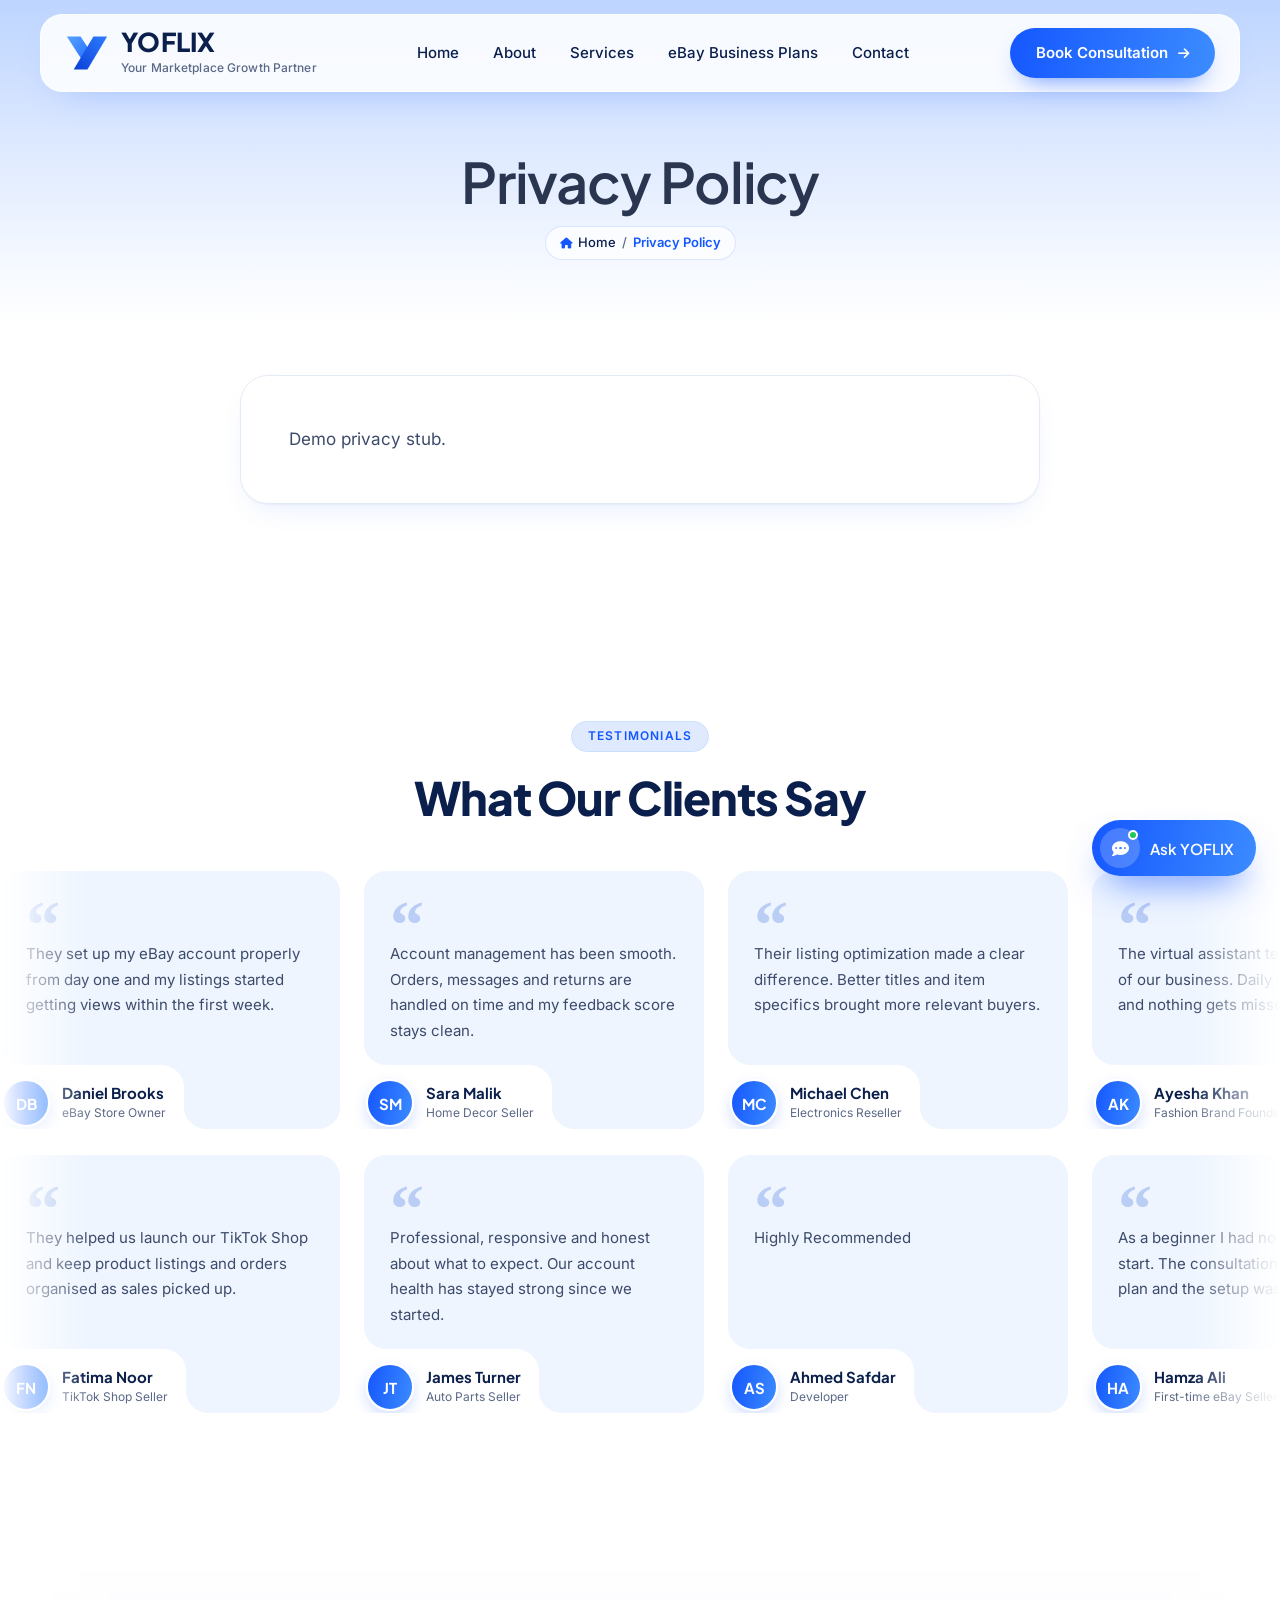
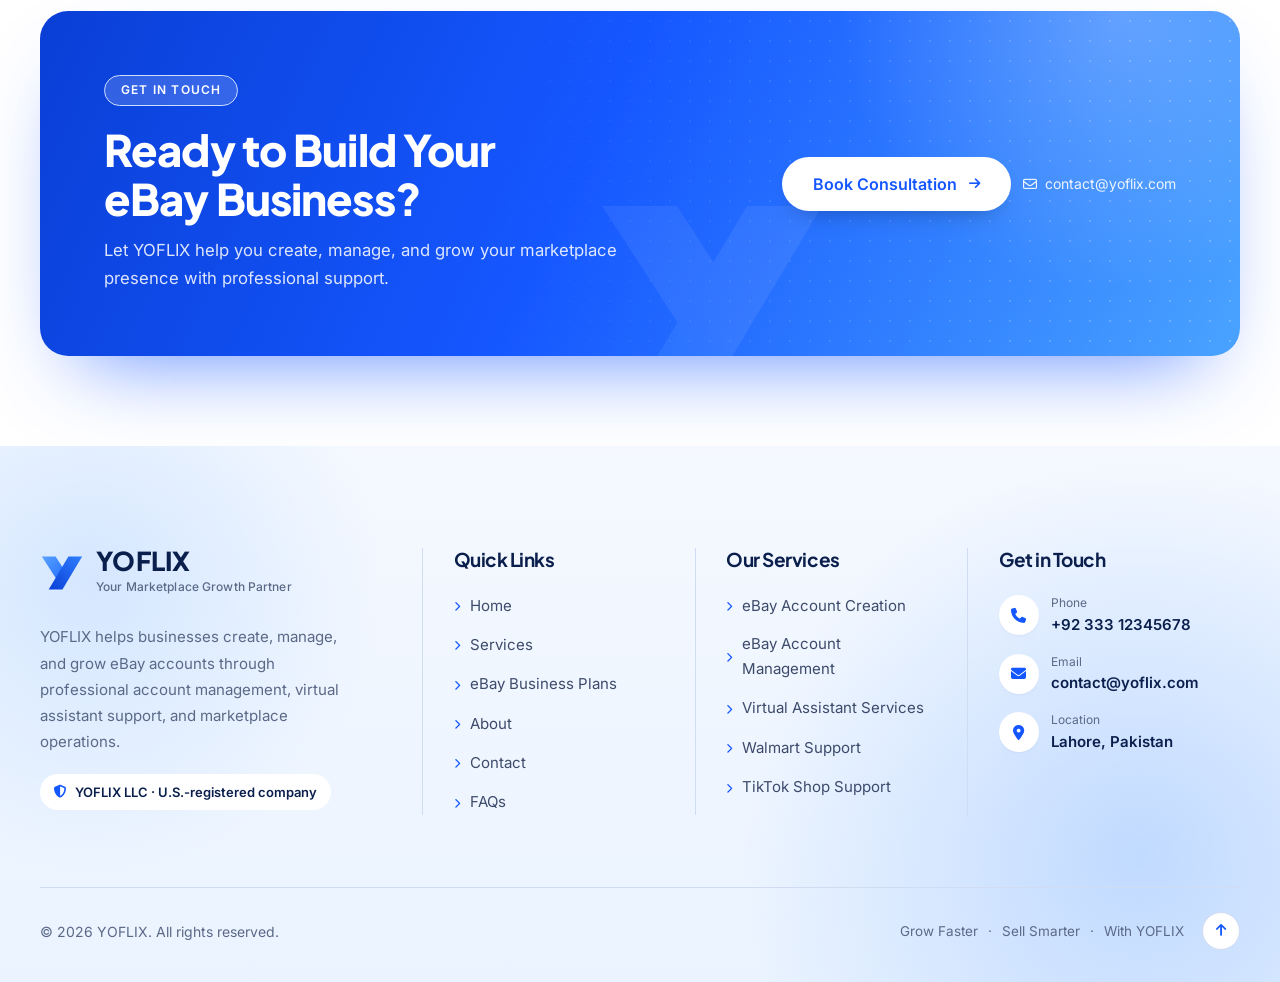
<file: privacy-policy/index.html>
<!doctype html>
<html lang="en" class="theme-rexxsol-nova-document">
<head>
    <meta charset="utf-8">
    <meta name="viewport" content="width=device-width, initial-scale=1">
    <script>document.documentElement.classList.add('nova-js')</script>
    <title>Privacy Policy | YOFLIX</title>
<meta name="description" content="Placeholder demo content for local development and visual QA. This content is not a declaration of official company facts." />
<meta name="keywords" content="" />
<meta name="robots" content="noindex,nofollow" />
<meta property="og:title" content="Privacy Policy | YOFLIX" />
<meta property="og:description" content="Placeholder demo content for local development and visual QA. This content is not a declaration of official company facts." />
<meta name="twitter:card" content="summary_large_image" />
<meta property="og:image" content="../assets/images/yoflix-social-share.png" />        <link rel="icon" href="../assets/images/favicon.svg">
    <link rel="apple-touch-icon" href="../assets/images/apple-touch-icon.png">
    <link rel="stylesheet" href="../assets/css/fonts.css">
    <link rel="stylesheet" href="../assets/vendor/fontawesome/css/all.min.css">
    <link rel="preload" as="style" href="../assets/css/base.css" /><link rel="stylesheet" href="../assets/css/base.css" />    <link rel="stylesheet" href="../assets/css/style.css">
</head>
<body id="top" class="theme-rexxsol-nova antialiased" data-preview-theme="">
        <a class="nova-skip-link" href="#main-content">Skip to content</a>
    <div class="nova-header-slot" data-nova-header-slot data-home-page="false">
<header class="nova-header" data-nova-header data-home-page="false">
    <div class="nova-container nova-header-inner">
        <a class="nova-brand" href="../" aria-label="Yoflix home">
            <svg class="nova-logo-mark" viewBox="0 0 48 48" aria-hidden="true" focusable="false">
    <defs>
        <linearGradient id="nova-y-wQPcg0-a" x1="0" y1="0" x2="1" y2="1"><stop offset="0" stop-color="#5aa2ff"/><stop offset="1" stop-color="#1f6bff"/></linearGradient>
        <linearGradient id="nova-y-wQPcg0-b" x1="1" y1="0" x2="0" y2="1"><stop offset="0" stop-color="#2f7dff"/><stop offset="1" stop-color="#0a3fd6"/></linearGradient>
    </defs>
    <path d="M2 6h15l11 17-7.5 11.5Z" fill="url(#nova-y-wQPcg0-a)"/>
    <path d="M31 6h15L24.5 42H9.5Z" fill="url(#nova-y-wQPcg0-b)"/>
</svg>
            <span class="nova-brand-text"><span class="nova-wordmark">Yoflix</span><small>Your Marketplace Growth Partner</small></span>
        </a>
        <nav class="nova-navigation" aria-label="Main navigation">
                                                <a href="../"  >Home</a>
                                                                <a href="../about/"  >About</a>
                                                                <a href="../services/"  >Services</a>
                                                                <a href="../ebay-business-plans/"  >eBay Business Plans</a>
                                                                <a href="../contact/"  >Contact</a>
                                    </nav>
        <a class="nova-header-cta" href="../contact/"><span>Book Consultation</span><i class="fa-solid fa-arrow-right" aria-hidden="true"></i></a>
        <details class="nova-mobile-menu" data-nova-menu>
            <summary aria-label="Open navigation menu" aria-controls="nova-mobile-panel"><span class="nova-burger" aria-hidden="true"><i></i><i></i></span></summary>
            <div id="nova-mobile-panel" class="nova-mobile-panel">
                <nav aria-label="Mobile navigation">
                                                                        <a href="../" style="--i: 0"  ><small>01</small>Home</a>
                                                                                                <a href="../about/" style="--i: 1"  ><small>02</small>About</a>
                                                                                                <a href="../services/" style="--i: 2"  ><small>03</small>Services</a>
                                                                                                <a href="../ebay-business-plans/" style="--i: 3"  ><small>04</small>eBay Business Plans</a>
                                                                                                <a href="../contact/" style="--i: 4"  ><small>05</small>Contact</a>
                                                            </nav>
                <a class="nova-button nova-button-primary nova-button-lg" href="../contact/">Book Consultation <i class="fa-solid fa-arrow-right" aria-hidden="true"></i></a>
            </div>
        </details>
    </div>
</header>
</div>
    <div class="nova-curtain" aria-hidden="true"></div>
    <div class="nova-cursor" aria-hidden="true" data-nova-cursor><span></span></div>
    <main id="main-content" tabindex="-1">
            <section class="nova-page-hero" aria-labelledby="nova-page-title">
    <div class="nova-container nova-page-hero-inner">
        <h1 id="nova-page-title" class="nova-enter nova-enter-1">Privacy Policy</h1>
                <nav class="nova-page-hero-crumb nova-enter nova-enter-2" aria-label="Breadcrumb">
    <a href="../"><i class="fa-solid fa-house" aria-hidden="true"></i>Home</a><span aria-hidden="true">/</span>
        <span aria-current="page">Privacy Policy</span>
</nav>
    </div>
</section>

    
            <section class="nova-section nova-page-body">
            <div class="nova-container nova-container--narrow">
                <article class="nova-article">
                                        <div class="nova-prose"><p>Demo privacy stub.</p></div>                </article>
            </div>
        </section>
            
                    <section class="nova-section nova-testimonials" aria-labelledby="nova-testimonials-title">
        <div class="nova-container">
            <header class="nova-testimonials-head" data-reveal>
                <p class="nova-pill">Testimonials</p>
                <h2 id="nova-testimonials-title">What Our Clients Say</h2>
            </header>
        </div>

        <div class="nova-marquee" aria-label="Client testimonials">
                            <div class="nova-marquee-row">
                    <div class="nova-marquee-track" style="--marquee-duration: 80s">
                                                                                                                    <figure class="nova-quote-card" >
    <div class="nova-quote-card-body">
        <span class="nova-quote-card-mark" aria-hidden="true">“</span>
        <blockquote>They set up my eBay account properly from day one and my listings started getting views within the first week.</blockquote>
    </div>
    <div class="nova-quote-card-foot">
        <figcaption class="nova-quote-card-author">
                            <span class="nova-quote-card-avatar" aria-hidden="true">DB</span>
                        <span>
                <strong>Daniel Brooks</strong>
                <small>eBay Store Owner</small>
            </span>
        </figcaption>
        <span class="nova-quote-card-tab" aria-hidden="true"></span>
    </div>
</figure>
                                                                                            <figure class="nova-quote-card" >
    <div class="nova-quote-card-body">
        <span class="nova-quote-card-mark" aria-hidden="true">“</span>
        <blockquote>Account management has been smooth. Orders, messages and returns are handled on time and my feedback score stays clean.</blockquote>
    </div>
    <div class="nova-quote-card-foot">
        <figcaption class="nova-quote-card-author">
                            <span class="nova-quote-card-avatar" aria-hidden="true">SM</span>
                        <span>
                <strong>Sara Malik</strong>
                <small>Home Decor Seller</small>
            </span>
        </figcaption>
        <span class="nova-quote-card-tab" aria-hidden="true"></span>
    </div>
</figure>
                                                                                            <figure class="nova-quote-card" >
    <div class="nova-quote-card-body">
        <span class="nova-quote-card-mark" aria-hidden="true">“</span>
        <blockquote>Their listing optimization made a clear difference. Better titles and item specifics brought more relevant buyers.</blockquote>
    </div>
    <div class="nova-quote-card-foot">
        <figcaption class="nova-quote-card-author">
                            <span class="nova-quote-card-avatar" aria-hidden="true">MC</span>
                        <span>
                <strong>Michael Chen</strong>
                <small>Electronics Reseller</small>
            </span>
        </figcaption>
        <span class="nova-quote-card-tab" aria-hidden="true"></span>
    </div>
</figure>
                                                                                            <figure class="nova-quote-card" >
    <div class="nova-quote-card-body">
        <span class="nova-quote-card-mark" aria-hidden="true">“</span>
        <blockquote>The virtual assistant team feels like part of our business. Daily updates are clear and nothing gets missed.</blockquote>
    </div>
    <div class="nova-quote-card-foot">
        <figcaption class="nova-quote-card-author">
                            <span class="nova-quote-card-avatar" aria-hidden="true">AK</span>
                        <span>
                <strong>Ayesha Khan</strong>
                <small>Fashion Brand Founder</small>
            </span>
        </figcaption>
        <span class="nova-quote-card-tab" aria-hidden="true"></span>
    </div>
</figure>
                                                                                            <figure class="nova-quote-card" >
    <div class="nova-quote-card-body">
        <span class="nova-quote-card-mark" aria-hidden="true">“</span>
        <blockquote>Getting approved and live on Walmart felt complicated until YOFLIX walked us through every step.</blockquote>
    </div>
    <div class="nova-quote-card-foot">
        <figcaption class="nova-quote-card-author">
                            <span class="nova-quote-card-avatar" aria-hidden="true">RH</span>
                        <span>
                <strong>Robert Hayes</strong>
                <small>Walmart Marketplace Seller</small>
            </span>
        </figcaption>
        <span class="nova-quote-card-tab" aria-hidden="true"></span>
    </div>
</figure>
                                                                                            <figure class="nova-quote-card"  aria-hidden="true" >
    <div class="nova-quote-card-body">
        <span class="nova-quote-card-mark" aria-hidden="true">“</span>
        <blockquote>They set up my eBay account properly from day one and my listings started getting views within the first week.</blockquote>
    </div>
    <div class="nova-quote-card-foot">
        <figcaption class="nova-quote-card-author">
                            <span class="nova-quote-card-avatar" aria-hidden="true">DB</span>
                        <span>
                <strong>Daniel Brooks</strong>
                <small>eBay Store Owner</small>
            </span>
        </figcaption>
        <span class="nova-quote-card-tab" aria-hidden="true"></span>
    </div>
</figure>
                                                                                            <figure class="nova-quote-card"  aria-hidden="true" >
    <div class="nova-quote-card-body">
        <span class="nova-quote-card-mark" aria-hidden="true">“</span>
        <blockquote>Account management has been smooth. Orders, messages and returns are handled on time and my feedback score stays clean.</blockquote>
    </div>
    <div class="nova-quote-card-foot">
        <figcaption class="nova-quote-card-author">
                            <span class="nova-quote-card-avatar" aria-hidden="true">SM</span>
                        <span>
                <strong>Sara Malik</strong>
                <small>Home Decor Seller</small>
            </span>
        </figcaption>
        <span class="nova-quote-card-tab" aria-hidden="true"></span>
    </div>
</figure>
                                                                                            <figure class="nova-quote-card"  aria-hidden="true" >
    <div class="nova-quote-card-body">
        <span class="nova-quote-card-mark" aria-hidden="true">“</span>
        <blockquote>Their listing optimization made a clear difference. Better titles and item specifics brought more relevant buyers.</blockquote>
    </div>
    <div class="nova-quote-card-foot">
        <figcaption class="nova-quote-card-author">
                            <span class="nova-quote-card-avatar" aria-hidden="true">MC</span>
                        <span>
                <strong>Michael Chen</strong>
                <small>Electronics Reseller</small>
            </span>
        </figcaption>
        <span class="nova-quote-card-tab" aria-hidden="true"></span>
    </div>
</figure>
                                                                                            <figure class="nova-quote-card"  aria-hidden="true" >
    <div class="nova-quote-card-body">
        <span class="nova-quote-card-mark" aria-hidden="true">“</span>
        <blockquote>The virtual assistant team feels like part of our business. Daily updates are clear and nothing gets missed.</blockquote>
    </div>
    <div class="nova-quote-card-foot">
        <figcaption class="nova-quote-card-author">
                            <span class="nova-quote-card-avatar" aria-hidden="true">AK</span>
                        <span>
                <strong>Ayesha Khan</strong>
                <small>Fashion Brand Founder</small>
            </span>
        </figcaption>
        <span class="nova-quote-card-tab" aria-hidden="true"></span>
    </div>
</figure>
                                                                                            <figure class="nova-quote-card"  aria-hidden="true" >
    <div class="nova-quote-card-body">
        <span class="nova-quote-card-mark" aria-hidden="true">“</span>
        <blockquote>Getting approved and live on Walmart felt complicated until YOFLIX walked us through every step.</blockquote>
    </div>
    <div class="nova-quote-card-foot">
        <figcaption class="nova-quote-card-author">
                            <span class="nova-quote-card-avatar" aria-hidden="true">RH</span>
                        <span>
                <strong>Robert Hayes</strong>
                <small>Walmart Marketplace Seller</small>
            </span>
        </figcaption>
        <span class="nova-quote-card-tab" aria-hidden="true"></span>
    </div>
</figure>
                                                                                                                                                <figure class="nova-quote-card"  aria-hidden="true" >
    <div class="nova-quote-card-body">
        <span class="nova-quote-card-mark" aria-hidden="true">“</span>
        <blockquote>They set up my eBay account properly from day one and my listings started getting views within the first week.</blockquote>
    </div>
    <div class="nova-quote-card-foot">
        <figcaption class="nova-quote-card-author">
                            <span class="nova-quote-card-avatar" aria-hidden="true">DB</span>
                        <span>
                <strong>Daniel Brooks</strong>
                <small>eBay Store Owner</small>
            </span>
        </figcaption>
        <span class="nova-quote-card-tab" aria-hidden="true"></span>
    </div>
</figure>
                                                                                            <figure class="nova-quote-card"  aria-hidden="true" >
    <div class="nova-quote-card-body">
        <span class="nova-quote-card-mark" aria-hidden="true">“</span>
        <blockquote>Account management has been smooth. Orders, messages and returns are handled on time and my feedback score stays clean.</blockquote>
    </div>
    <div class="nova-quote-card-foot">
        <figcaption class="nova-quote-card-author">
                            <span class="nova-quote-card-avatar" aria-hidden="true">SM</span>
                        <span>
                <strong>Sara Malik</strong>
                <small>Home Decor Seller</small>
            </span>
        </figcaption>
        <span class="nova-quote-card-tab" aria-hidden="true"></span>
    </div>
</figure>
                                                                                            <figure class="nova-quote-card"  aria-hidden="true" >
    <div class="nova-quote-card-body">
        <span class="nova-quote-card-mark" aria-hidden="true">“</span>
        <blockquote>Their listing optimization made a clear difference. Better titles and item specifics brought more relevant buyers.</blockquote>
    </div>
    <div class="nova-quote-card-foot">
        <figcaption class="nova-quote-card-author">
                            <span class="nova-quote-card-avatar" aria-hidden="true">MC</span>
                        <span>
                <strong>Michael Chen</strong>
                <small>Electronics Reseller</small>
            </span>
        </figcaption>
        <span class="nova-quote-card-tab" aria-hidden="true"></span>
    </div>
</figure>
                                                                                            <figure class="nova-quote-card"  aria-hidden="true" >
    <div class="nova-quote-card-body">
        <span class="nova-quote-card-mark" aria-hidden="true">“</span>
        <blockquote>The virtual assistant team feels like part of our business. Daily updates are clear and nothing gets missed.</blockquote>
    </div>
    <div class="nova-quote-card-foot">
        <figcaption class="nova-quote-card-author">
                            <span class="nova-quote-card-avatar" aria-hidden="true">AK</span>
                        <span>
                <strong>Ayesha Khan</strong>
                <small>Fashion Brand Founder</small>
            </span>
        </figcaption>
        <span class="nova-quote-card-tab" aria-hidden="true"></span>
    </div>
</figure>
                                                                                            <figure class="nova-quote-card"  aria-hidden="true" >
    <div class="nova-quote-card-body">
        <span class="nova-quote-card-mark" aria-hidden="true">“</span>
        <blockquote>Getting approved and live on Walmart felt complicated until YOFLIX walked us through every step.</blockquote>
    </div>
    <div class="nova-quote-card-foot">
        <figcaption class="nova-quote-card-author">
                            <span class="nova-quote-card-avatar" aria-hidden="true">RH</span>
                        <span>
                <strong>Robert Hayes</strong>
                <small>Walmart Marketplace Seller</small>
            </span>
        </figcaption>
        <span class="nova-quote-card-tab" aria-hidden="true"></span>
    </div>
</figure>
                                                                                            <figure class="nova-quote-card"  aria-hidden="true" >
    <div class="nova-quote-card-body">
        <span class="nova-quote-card-mark" aria-hidden="true">“</span>
        <blockquote>They set up my eBay account properly from day one and my listings started getting views within the first week.</blockquote>
    </div>
    <div class="nova-quote-card-foot">
        <figcaption class="nova-quote-card-author">
                            <span class="nova-quote-card-avatar" aria-hidden="true">DB</span>
                        <span>
                <strong>Daniel Brooks</strong>
                <small>eBay Store Owner</small>
            </span>
        </figcaption>
        <span class="nova-quote-card-tab" aria-hidden="true"></span>
    </div>
</figure>
                                                                                            <figure class="nova-quote-card"  aria-hidden="true" >
    <div class="nova-quote-card-body">
        <span class="nova-quote-card-mark" aria-hidden="true">“</span>
        <blockquote>Account management has been smooth. Orders, messages and returns are handled on time and my feedback score stays clean.</blockquote>
    </div>
    <div class="nova-quote-card-foot">
        <figcaption class="nova-quote-card-author">
                            <span class="nova-quote-card-avatar" aria-hidden="true">SM</span>
                        <span>
                <strong>Sara Malik</strong>
                <small>Home Decor Seller</small>
            </span>
        </figcaption>
        <span class="nova-quote-card-tab" aria-hidden="true"></span>
    </div>
</figure>
                                                                                            <figure class="nova-quote-card"  aria-hidden="true" >
    <div class="nova-quote-card-body">
        <span class="nova-quote-card-mark" aria-hidden="true">“</span>
        <blockquote>Their listing optimization made a clear difference. Better titles and item specifics brought more relevant buyers.</blockquote>
    </div>
    <div class="nova-quote-card-foot">
        <figcaption class="nova-quote-card-author">
                            <span class="nova-quote-card-avatar" aria-hidden="true">MC</span>
                        <span>
                <strong>Michael Chen</strong>
                <small>Electronics Reseller</small>
            </span>
        </figcaption>
        <span class="nova-quote-card-tab" aria-hidden="true"></span>
    </div>
</figure>
                                                                                            <figure class="nova-quote-card"  aria-hidden="true" >
    <div class="nova-quote-card-body">
        <span class="nova-quote-card-mark" aria-hidden="true">“</span>
        <blockquote>The virtual assistant team feels like part of our business. Daily updates are clear and nothing gets missed.</blockquote>
    </div>
    <div class="nova-quote-card-foot">
        <figcaption class="nova-quote-card-author">
                            <span class="nova-quote-card-avatar" aria-hidden="true">AK</span>
                        <span>
                <strong>Ayesha Khan</strong>
                <small>Fashion Brand Founder</small>
            </span>
        </figcaption>
        <span class="nova-quote-card-tab" aria-hidden="true"></span>
    </div>
</figure>
                                                                                            <figure class="nova-quote-card"  aria-hidden="true" >
    <div class="nova-quote-card-body">
        <span class="nova-quote-card-mark" aria-hidden="true">“</span>
        <blockquote>Getting approved and live on Walmart felt complicated until YOFLIX walked us through every step.</blockquote>
    </div>
    <div class="nova-quote-card-foot">
        <figcaption class="nova-quote-card-author">
                            <span class="nova-quote-card-avatar" aria-hidden="true">RH</span>
                        <span>
                <strong>Robert Hayes</strong>
                <small>Walmart Marketplace Seller</small>
            </span>
        </figcaption>
        <span class="nova-quote-card-tab" aria-hidden="true"></span>
    </div>
</figure>
                                                                        </div>
                </div>
                            <div class="nova-marquee-row is-reverse">
                    <div class="nova-marquee-track" style="--marquee-duration: 64s">
                                                                                                                    <figure class="nova-quote-card" >
    <div class="nova-quote-card-body">
        <span class="nova-quote-card-mark" aria-hidden="true">“</span>
        <blockquote>They helped us launch our TikTok Shop and keep product listings and orders organised as sales picked up.</blockquote>
    </div>
    <div class="nova-quote-card-foot">
        <figcaption class="nova-quote-card-author">
                            <span class="nova-quote-card-avatar" aria-hidden="true">FN</span>
                        <span>
                <strong>Fatima Noor</strong>
                <small>TikTok Shop Seller</small>
            </span>
        </figcaption>
        <span class="nova-quote-card-tab" aria-hidden="true"></span>
    </div>
</figure>
                                                                                            <figure class="nova-quote-card" >
    <div class="nova-quote-card-body">
        <span class="nova-quote-card-mark" aria-hidden="true">“</span>
        <blockquote>Professional, responsive and honest about what to expect. Our account health has stayed strong since we started.</blockquote>
    </div>
    <div class="nova-quote-card-foot">
        <figcaption class="nova-quote-card-author">
                            <span class="nova-quote-card-avatar" aria-hidden="true">JT</span>
                        <span>
                <strong>James Turner</strong>
                <small>Auto Parts Seller</small>
            </span>
        </figcaption>
        <span class="nova-quote-card-tab" aria-hidden="true"></span>
    </div>
</figure>
                                                                                            <figure class="nova-quote-card" >
    <div class="nova-quote-card-body">
        <span class="nova-quote-card-mark" aria-hidden="true">“</span>
        <blockquote>Highly Recommended</blockquote>
    </div>
    <div class="nova-quote-card-foot">
        <figcaption class="nova-quote-card-author">
                            <span class="nova-quote-card-avatar" aria-hidden="true">AS</span>
                        <span>
                <strong>Ahmed Safdar</strong>
                <small>Developer</small>
            </span>
        </figcaption>
        <span class="nova-quote-card-tab" aria-hidden="true"></span>
    </div>
</figure>
                                                                                            <figure class="nova-quote-card" >
    <div class="nova-quote-card-body">
        <span class="nova-quote-card-mark" aria-hidden="true">“</span>
        <blockquote>As a beginner I had no idea where to start. The consultation gave me a clear plan and the setup was done right.</blockquote>
    </div>
    <div class="nova-quote-card-foot">
        <figcaption class="nova-quote-card-author">
                            <span class="nova-quote-card-avatar" aria-hidden="true">HA</span>
                        <span>
                <strong>Hamza Ali</strong>
                <small>First-time eBay Seller</small>
            </span>
        </figcaption>
        <span class="nova-quote-card-tab" aria-hidden="true"></span>
    </div>
</figure>
                                                                                            <figure class="nova-quote-card"  aria-hidden="true" >
    <div class="nova-quote-card-body">
        <span class="nova-quote-card-mark" aria-hidden="true">“</span>
        <blockquote>They helped us launch our TikTok Shop and keep product listings and orders organised as sales picked up.</blockquote>
    </div>
    <div class="nova-quote-card-foot">
        <figcaption class="nova-quote-card-author">
                            <span class="nova-quote-card-avatar" aria-hidden="true">FN</span>
                        <span>
                <strong>Fatima Noor</strong>
                <small>TikTok Shop Seller</small>
            </span>
        </figcaption>
        <span class="nova-quote-card-tab" aria-hidden="true"></span>
    </div>
</figure>
                                                                                            <figure class="nova-quote-card"  aria-hidden="true" >
    <div class="nova-quote-card-body">
        <span class="nova-quote-card-mark" aria-hidden="true">“</span>
        <blockquote>Professional, responsive and honest about what to expect. Our account health has stayed strong since we started.</blockquote>
    </div>
    <div class="nova-quote-card-foot">
        <figcaption class="nova-quote-card-author">
                            <span class="nova-quote-card-avatar" aria-hidden="true">JT</span>
                        <span>
                <strong>James Turner</strong>
                <small>Auto Parts Seller</small>
            </span>
        </figcaption>
        <span class="nova-quote-card-tab" aria-hidden="true"></span>
    </div>
</figure>
                                                                                            <figure class="nova-quote-card"  aria-hidden="true" >
    <div class="nova-quote-card-body">
        <span class="nova-quote-card-mark" aria-hidden="true">“</span>
        <blockquote>Highly Recommended</blockquote>
    </div>
    <div class="nova-quote-card-foot">
        <figcaption class="nova-quote-card-author">
                            <span class="nova-quote-card-avatar" aria-hidden="true">AS</span>
                        <span>
                <strong>Ahmed Safdar</strong>
                <small>Developer</small>
            </span>
        </figcaption>
        <span class="nova-quote-card-tab" aria-hidden="true"></span>
    </div>
</figure>
                                                                                            <figure class="nova-quote-card"  aria-hidden="true" >
    <div class="nova-quote-card-body">
        <span class="nova-quote-card-mark" aria-hidden="true">“</span>
        <blockquote>As a beginner I had no idea where to start. The consultation gave me a clear plan and the setup was done right.</blockquote>
    </div>
    <div class="nova-quote-card-foot">
        <figcaption class="nova-quote-card-author">
                            <span class="nova-quote-card-avatar" aria-hidden="true">HA</span>
                        <span>
                <strong>Hamza Ali</strong>
                <small>First-time eBay Seller</small>
            </span>
        </figcaption>
        <span class="nova-quote-card-tab" aria-hidden="true"></span>
    </div>
</figure>
                                                                                                                                                <figure class="nova-quote-card"  aria-hidden="true" >
    <div class="nova-quote-card-body">
        <span class="nova-quote-card-mark" aria-hidden="true">“</span>
        <blockquote>They helped us launch our TikTok Shop and keep product listings and orders organised as sales picked up.</blockquote>
    </div>
    <div class="nova-quote-card-foot">
        <figcaption class="nova-quote-card-author">
                            <span class="nova-quote-card-avatar" aria-hidden="true">FN</span>
                        <span>
                <strong>Fatima Noor</strong>
                <small>TikTok Shop Seller</small>
            </span>
        </figcaption>
        <span class="nova-quote-card-tab" aria-hidden="true"></span>
    </div>
</figure>
                                                                                            <figure class="nova-quote-card"  aria-hidden="true" >
    <div class="nova-quote-card-body">
        <span class="nova-quote-card-mark" aria-hidden="true">“</span>
        <blockquote>Professional, responsive and honest about what to expect. Our account health has stayed strong since we started.</blockquote>
    </div>
    <div class="nova-quote-card-foot">
        <figcaption class="nova-quote-card-author">
                            <span class="nova-quote-card-avatar" aria-hidden="true">JT</span>
                        <span>
                <strong>James Turner</strong>
                <small>Auto Parts Seller</small>
            </span>
        </figcaption>
        <span class="nova-quote-card-tab" aria-hidden="true"></span>
    </div>
</figure>
                                                                                            <figure class="nova-quote-card"  aria-hidden="true" >
    <div class="nova-quote-card-body">
        <span class="nova-quote-card-mark" aria-hidden="true">“</span>
        <blockquote>Highly Recommended</blockquote>
    </div>
    <div class="nova-quote-card-foot">
        <figcaption class="nova-quote-card-author">
                            <span class="nova-quote-card-avatar" aria-hidden="true">AS</span>
                        <span>
                <strong>Ahmed Safdar</strong>
                <small>Developer</small>
            </span>
        </figcaption>
        <span class="nova-quote-card-tab" aria-hidden="true"></span>
    </div>
</figure>
                                                                                            <figure class="nova-quote-card"  aria-hidden="true" >
    <div class="nova-quote-card-body">
        <span class="nova-quote-card-mark" aria-hidden="true">“</span>
        <blockquote>As a beginner I had no idea where to start. The consultation gave me a clear plan and the setup was done right.</blockquote>
    </div>
    <div class="nova-quote-card-foot">
        <figcaption class="nova-quote-card-author">
                            <span class="nova-quote-card-avatar" aria-hidden="true">HA</span>
                        <span>
                <strong>Hamza Ali</strong>
                <small>First-time eBay Seller</small>
            </span>
        </figcaption>
        <span class="nova-quote-card-tab" aria-hidden="true"></span>
    </div>
</figure>
                                                                                            <figure class="nova-quote-card"  aria-hidden="true" >
    <div class="nova-quote-card-body">
        <span class="nova-quote-card-mark" aria-hidden="true">“</span>
        <blockquote>They helped us launch our TikTok Shop and keep product listings and orders organised as sales picked up.</blockquote>
    </div>
    <div class="nova-quote-card-foot">
        <figcaption class="nova-quote-card-author">
                            <span class="nova-quote-card-avatar" aria-hidden="true">FN</span>
                        <span>
                <strong>Fatima Noor</strong>
                <small>TikTok Shop Seller</small>
            </span>
        </figcaption>
        <span class="nova-quote-card-tab" aria-hidden="true"></span>
    </div>
</figure>
                                                                                            <figure class="nova-quote-card"  aria-hidden="true" >
    <div class="nova-quote-card-body">
        <span class="nova-quote-card-mark" aria-hidden="true">“</span>
        <blockquote>Professional, responsive and honest about what to expect. Our account health has stayed strong since we started.</blockquote>
    </div>
    <div class="nova-quote-card-foot">
        <figcaption class="nova-quote-card-author">
                            <span class="nova-quote-card-avatar" aria-hidden="true">JT</span>
                        <span>
                <strong>James Turner</strong>
                <small>Auto Parts Seller</small>
            </span>
        </figcaption>
        <span class="nova-quote-card-tab" aria-hidden="true"></span>
    </div>
</figure>
                                                                                            <figure class="nova-quote-card"  aria-hidden="true" >
    <div class="nova-quote-card-body">
        <span class="nova-quote-card-mark" aria-hidden="true">“</span>
        <blockquote>Highly Recommended</blockquote>
    </div>
    <div class="nova-quote-card-foot">
        <figcaption class="nova-quote-card-author">
                            <span class="nova-quote-card-avatar" aria-hidden="true">AS</span>
                        <span>
                <strong>Ahmed Safdar</strong>
                <small>Developer</small>
            </span>
        </figcaption>
        <span class="nova-quote-card-tab" aria-hidden="true"></span>
    </div>
</figure>
                                                                                            <figure class="nova-quote-card"  aria-hidden="true" >
    <div class="nova-quote-card-body">
        <span class="nova-quote-card-mark" aria-hidden="true">“</span>
        <blockquote>As a beginner I had no idea where to start. The consultation gave me a clear plan and the setup was done right.</blockquote>
    </div>
    <div class="nova-quote-card-foot">
        <figcaption class="nova-quote-card-author">
                            <span class="nova-quote-card-avatar" aria-hidden="true">HA</span>
                        <span>
                <strong>Hamza Ali</strong>
                <small>First-time eBay Seller</small>
            </span>
        </figcaption>
        <span class="nova-quote-card-tab" aria-hidden="true"></span>
    </div>
</figure>
                                                                        </div>
                </div>
                    </div>
    </section>
                
            </main>
    
            <section class="nova-cta" aria-labelledby="nova-project-cta-title">
    <div class="nova-container">
        <div class="nova-cta-panel" data-reveal>
            <div class="nova-cta-copy">
                <p class="nova-pill nova-pill--light">Get in touch</p>                <h2 id="nova-project-cta-title">Ready to Build Your eBay Business?</h2>
                <p>Let YOFLIX help you create, manage, and grow your marketplace presence with professional support.</p>            </div>
            <div class="nova-cta-actions">
                <a class="nova-button nova-button-white nova-button-lg" href="../contact/">Book Consultation <i class="fa-solid fa-arrow-right" aria-hidden="true"></i></a>
                                <a class="nova-cta-email" href="mailto:contact@yoflix.com"><i class="fa-regular fa-envelope" aria-hidden="true"></i>contact@yoflix.com</a>            </div>
            <span class="nova-cta-mark" aria-hidden="true"><svg class="nova-logo-mark" viewBox="0 0 48 48" aria-hidden="true" focusable="false">
    <defs>
        <linearGradient id="nova-y-rDT35i-a" x1="0" y1="0" x2="1" y2="1"><stop offset="0" stop-color="#5aa2ff"/><stop offset="1" stop-color="#1f6bff"/></linearGradient>
        <linearGradient id="nova-y-rDT35i-b" x1="1" y1="0" x2="0" y2="1"><stop offset="0" stop-color="#2f7dff"/><stop offset="1" stop-color="#0a3fd6"/></linearGradient>
    </defs>
    <path d="M2 6h15l11 17-7.5 11.5Z" fill="url(#nova-y-rDT35i-a)"/>
    <path d="M31 6h15L24.5 42H9.5Z" fill="url(#nova-y-rDT35i-b)"/>
</svg>
</span>
        </div>
    </div>
</section>
        <footer class="nova-footer nova-premium-footer">
    <div class="nova-bg-shapes nova-bg-shapes--footer" aria-hidden="true"><span></span><span></span></div>
    <div class="nova-container">
        <div class="nova-footer-grid">
            <section class="nova-footer-brand" aria-label="About Yoflix">
                <a class="nova-brand" href="../" aria-label="Yoflix home"><svg class="nova-logo-mark" viewBox="0 0 48 48" aria-hidden="true" focusable="false">
    <defs>
        <linearGradient id="nova-y-1LwHWQ-a" x1="0" y1="0" x2="1" y2="1"><stop offset="0" stop-color="#5aa2ff"/><stop offset="1" stop-color="#1f6bff"/></linearGradient>
        <linearGradient id="nova-y-1LwHWQ-b" x1="1" y1="0" x2="0" y2="1"><stop offset="0" stop-color="#2f7dff"/><stop offset="1" stop-color="#0a3fd6"/></linearGradient>
    </defs>
    <path d="M2 6h15l11 17-7.5 11.5Z" fill="url(#nova-y-1LwHWQ-a)"/>
    <path d="M31 6h15L24.5 42H9.5Z" fill="url(#nova-y-1LwHWQ-b)"/>
</svg>
<span class="nova-brand-text"><strong class="nova-premium-footer-wordmark">Yoflix</strong><small>Your Marketplace Growth Partner</small></span></a>
                <p>YOFLIX helps businesses create, manage, and grow eBay accounts through professional account management, virtual assistant support, and marketplace operations.</p>                <p class="nova-footer-legal-badge"><i class="fa-solid fa-shield-halved" aria-hidden="true"></i>YOFLIX LLC · U.S.-registered company</p>
                            </section>

                            <nav class="nova-footer-nav" aria-label="Company">
                    <h2>Quick Links</h2>
                    <ul role="list">
                                                    <li><a href="../" ><i class="fa-solid fa-chevron-right" aria-hidden="true"></i>Home</a></li>
                                                    <li><a href="../services/" ><i class="fa-solid fa-chevron-right" aria-hidden="true"></i>Services</a></li>
                                                    <li><a href="../ebay-business-plans/" ><i class="fa-solid fa-chevron-right" aria-hidden="true"></i>eBay Business Plans</a></li>
                                                    <li><a href="../about/" ><i class="fa-solid fa-chevron-right" aria-hidden="true"></i>About</a></li>
                                                    <li><a href="../contact/" ><i class="fa-solid fa-chevron-right" aria-hidden="true"></i>Contact</a></li>
                                                    <li><a href="../faqs/" ><i class="fa-solid fa-chevron-right" aria-hidden="true"></i>FAQs</a></li>
                                            </ul>
                </nav>
            
                            <nav class="nova-footer-nav" aria-label="Our Services">
                    <h2>Our Services</h2>
                    <ul role="list">
                                                    <li><a href="../services/#service-ebay-account-creation"><i class="fa-solid fa-chevron-right" aria-hidden="true"></i>eBay Account Creation</a></li>
                                                    <li><a href="../services/#service-ebay-account-management"><i class="fa-solid fa-chevron-right" aria-hidden="true"></i>eBay Account Management</a></li>
                                                    <li><a href="../services/#service-virtual-assistant-services"><i class="fa-solid fa-chevron-right" aria-hidden="true"></i>Virtual Assistant Services</a></li>
                                                    <li><a href="../services/#service-walmart-support"><i class="fa-solid fa-chevron-right" aria-hidden="true"></i>Walmart Support</a></li>
                                                    <li><a href="../services/#service-tiktok-shop-support"><i class="fa-solid fa-chevron-right" aria-hidden="true"></i>TikTok Shop Support</a></li>
                                            </ul>
                </nav>
            
            <section class="nova-footer-contact" aria-labelledby="nova-footer-contact-heading">
                <h2 id="nova-footer-contact-heading">Get in Touch</h2>
                <ul role="list">
                                            <li><span class="nova-icon-circle nova-icon-circle--sm" aria-hidden="true"><i class="fa-solid fa-phone"></i></span><span><small>Phone</small><a href="tel:+9233312345678">+92 333 12345678</a></span></li>
                                                                <li><span class="nova-icon-circle nova-icon-circle--sm" aria-hidden="true"><i class="fa-solid fa-envelope"></i></span><span><small>Email</small><a href="mailto:contact@yoflix.com">contact@yoflix.com</a></span></li>
                                                                                    <li><span class="nova-icon-circle nova-icon-circle--sm" aria-hidden="true"><i class="fa-solid fa-location-dot"></i></span><span><small>Location</small><a href="https://maps.google.com/?q=Lahore%2C+Pakistan" target="_blank" rel="noopener noreferrer">Lahore, Pakistan</a></span></li>
                                    </ul>
            </section>
        </div>

        <div class="nova-footer-bottom">
            <p>© 2026 YOFLIX. All rights reserved.</p>
                        <div class="nova-footer-motto">
                <span>Grow Faster</span><span>Sell Smarter</span><span>With YOFLIX</span>
                <button type="button" class="nova-back-to-top" data-nova-back-to-top aria-label="Back to top"><i class="fa-solid fa-arrow-up" aria-hidden="true"></i></button>
            </div>
        </div>
    </div>
</footer>
                <div
    class="nova-chat"
    data-ai-chat
>
    <button class="nova-chat-launcher" type="button" data-launcher aria-expanded="false" aria-controls="nova-chat-panel" aria-label="Open YOFLIX Assistant" hidden>
        <span class="nova-chat-launcher-icon"><i class="fa-solid fa-comment-dots" aria-hidden="true"></i></span>
        <span class="nova-chat-launcher-label">Ask YOFLIX</span>
    </button>

    <section class="nova-chat-panel" id="nova-chat-panel" data-panel role="dialog" aria-modal="false" aria-labelledby="nova-chat-name" hidden>
        <header class="nova-chat-header">
            <div class="nova-chat-avatar" data-avatar aria-hidden="true"><i class="fa-solid fa-robot"></i></div>
            <div class="nova-chat-identity">
                <h2 id="nova-chat-name" data-name>YOFLIX Assistant</h2>
                <p><span class="nova-chat-online" aria-hidden="true"></span><span data-description>Online</span></p>
            </div>
            <button class="nova-chat-icon-button" type="button" data-reset aria-label="Start a new conversation" title="New conversation"><i class="fa-solid fa-rotate-left" aria-hidden="true"></i></button>
            <button class="nova-chat-icon-button" type="button" data-close aria-label="Close chat" title="Close"><i class="fa-solid fa-xmark" aria-hidden="true"></i></button>
        </header>

        <div class="nova-chat-messages" data-messages role="log" aria-live="polite" aria-relevant="additions text">
            <p class="nova-chat-message is-assistant" data-welcome></p>
        </div>
        <div class="nova-chat-suggestions" data-suggestions aria-label="Suggested questions"></div>
        <p class="nova-chat-error" data-error role="alert" hidden></p>

        <form class="nova-chat-form" data-chat-form>
            <label class="sr-only" for="nova-chat-input">Your message</label>
            <textarea id="nova-chat-input" name="message" rows="1" maxlength="1200" data-message-input></textarea>
            <button type="submit" data-send aria-label="Send message"><i class="fa-solid fa-arrow-up" aria-hidden="true"></i></button>
        </form>

        <div class="nova-chat-footer">
            <a data-contact href="../contact/"><i class="fa-regular fa-envelope" aria-hidden="true"></i> Contact us</a>
            <a data-quotation href="../contact/"><i class="fa-regular fa-calendar" aria-hidden="true"></i> Book consultation</a>
            <button type="button" data-lead-open hidden><i class="fa-regular fa-paper-plane" aria-hidden="true"></i> Send inquiry</button>
        </div>

        <form class="nova-chat-lead" name="chat-inquiry" method="POST" data-netlify="true" data-lead-form hidden>
            <input type="hidden" name="form-name" value="chat-inquiry">
            <h3>Tell us about your business</h3>
            <label>Name<input name="name" maxlength="120" autocomplete="name" required></label>
            <div class="nova-chat-lead-row">
                <label>Email<input name="email" type="email" maxlength="255" autocomplete="email"></label>
                <label>Phone<input name="phone" type="tel" maxlength="40" autocomplete="tel"></label>
            </div>
            <label>Service of interest<input name="service_interest" maxlength="160" placeholder="e.g. eBay Account Management"></label>
            <label>Details<textarea name="project_details" rows="3" maxlength="3000" required></textarea></label>
            <label class="nova-chat-consent"><input type="checkbox" name="consent" value="1" required> I agree to be contacted about this inquiry.</label>
            <p class="nova-chat-lead-error" data-lead-error role="alert" hidden></p>
            <div class="nova-chat-lead-actions"><button type="button" data-lead-cancel>Cancel</button><button type="submit">Submit inquiry</button></div>
        </form>
        <span class="sr-only" data-status aria-live="polite"></span>
    </section>
</div>
        <script src="../assets/js/main.js" defer></script>
    </body>
</html>
</file>
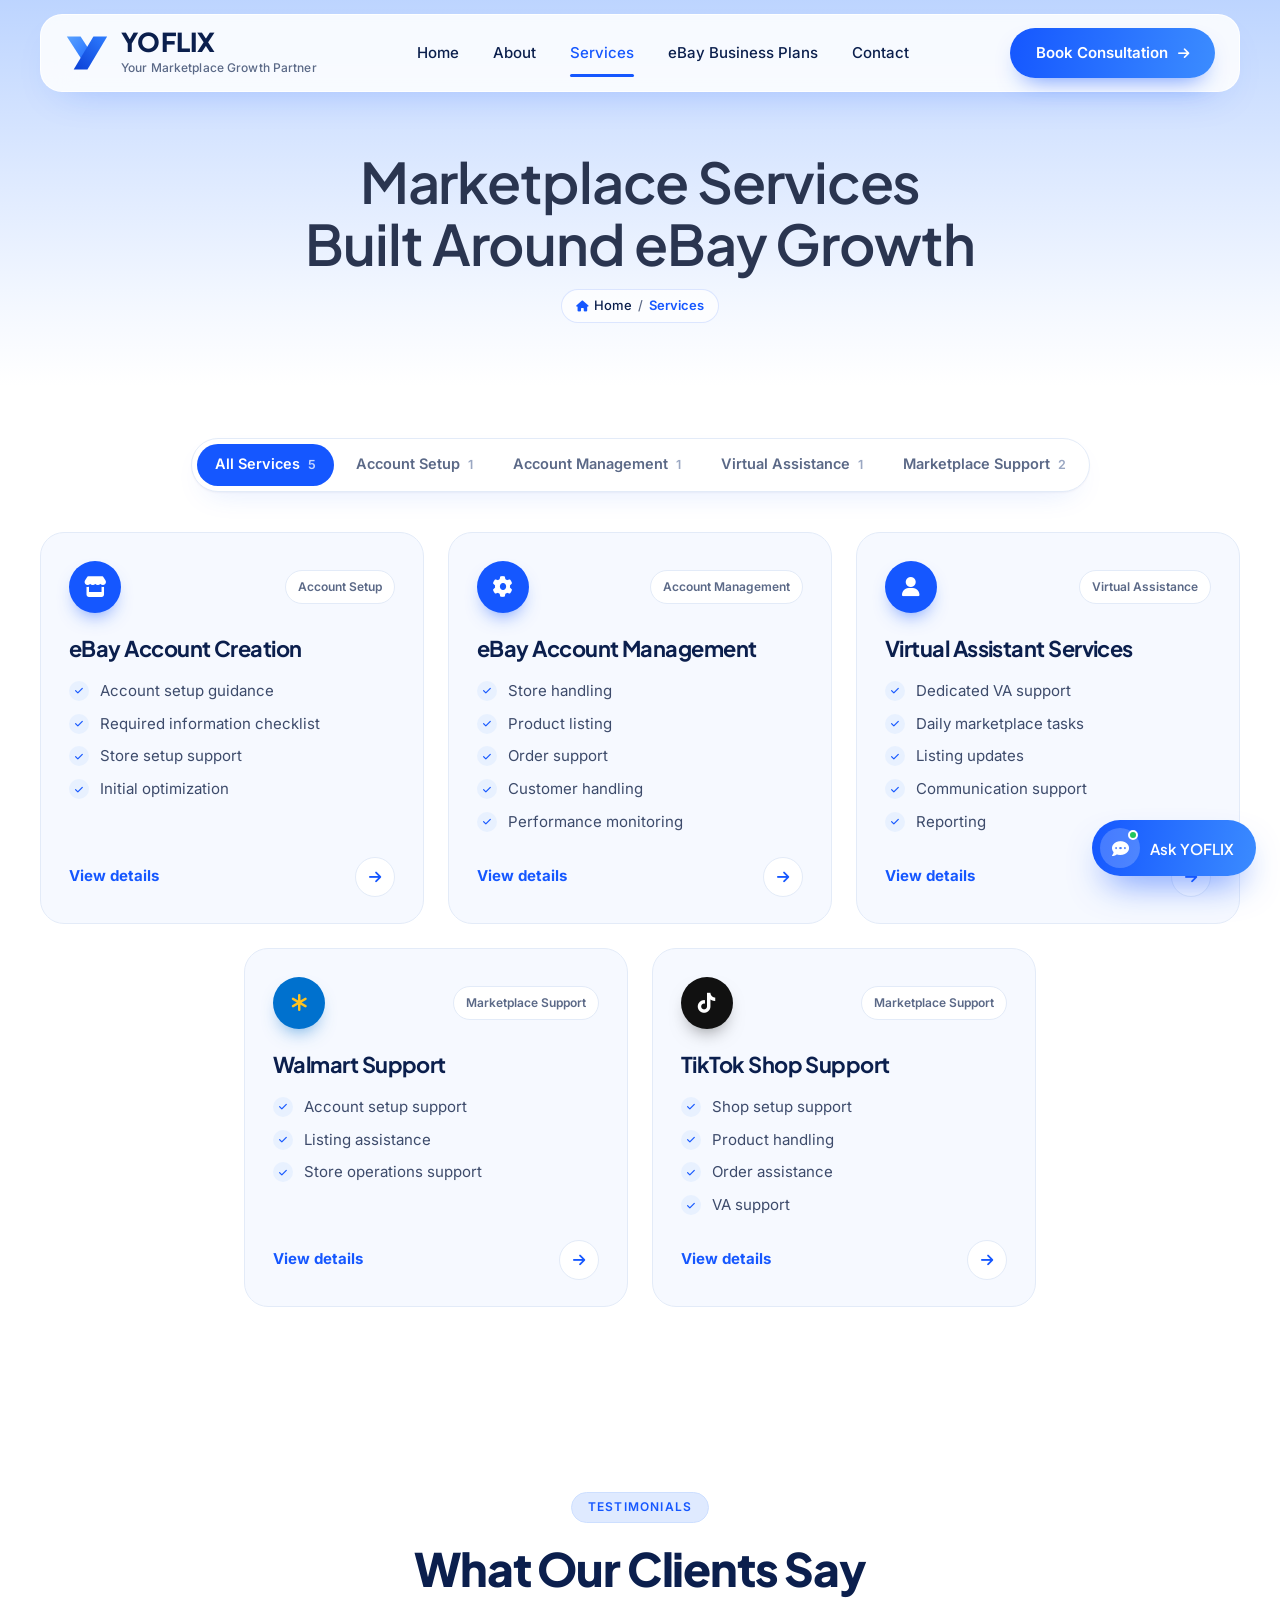
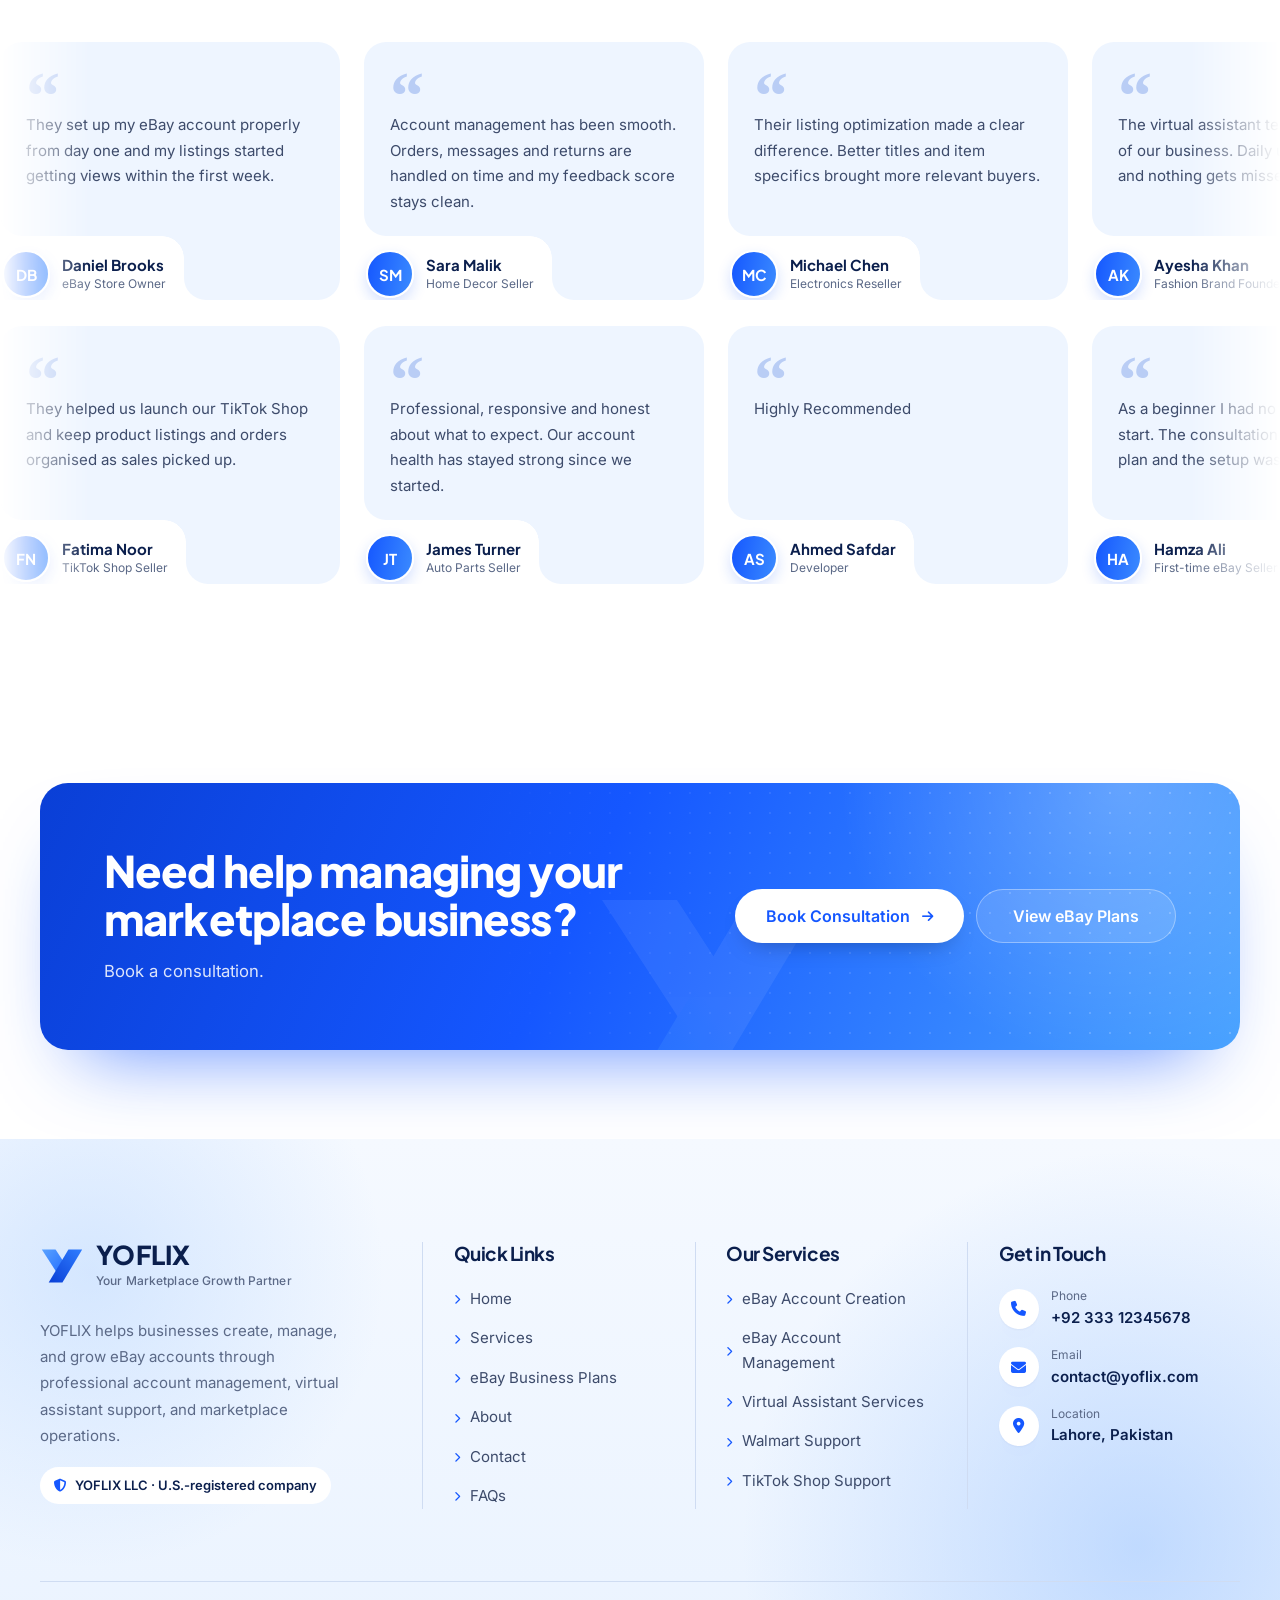
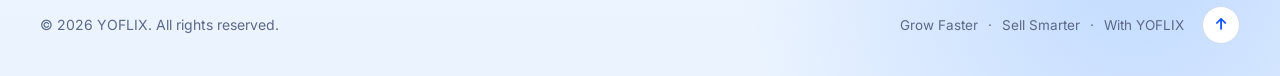
<file: services/index.html>
<!doctype html>
<html lang="en" class="theme-rexxsol-nova-document">
<head>
    <meta charset="utf-8">
    <meta name="viewport" content="width=device-width, initial-scale=1">
    <script>document.documentElement.classList.add('nova-js')</script>
    <title>Services | YOFLIX</title>
<meta name="description" content="Placeholder demo content for local development and visual QA. This content is not a declaration of official company facts." />
<meta name="keywords" content="" />
<meta name="robots" content="noindex,nofollow" />
<meta property="og:title" content="Services | YOFLIX" />
<meta property="og:description" content="Placeholder demo content for local development and visual QA. This content is not a declaration of official company facts." />
<meta name="twitter:card" content="summary_large_image" />
<meta property="og:image" content="../assets/images/yoflix-social-share.png" />        <link rel="icon" href="../assets/images/favicon.svg">
    <link rel="apple-touch-icon" href="../assets/images/apple-touch-icon.png">
    <link rel="stylesheet" href="../assets/css/fonts.css">
    <link rel="stylesheet" href="../assets/vendor/fontawesome/css/all.min.css">
    <link rel="preload" as="style" href="../assets/css/base.css" /><link rel="stylesheet" href="../assets/css/base.css" />    <link rel="stylesheet" href="../assets/css/style.css">
</head>
<body id="top" class="theme-rexxsol-nova antialiased" data-preview-theme="">
        <a class="nova-skip-link" href="#main-content">Skip to content</a>
    <div class="nova-header-slot" data-nova-header-slot data-home-page="false">
<header class="nova-header" data-nova-header data-home-page="false">
    <div class="nova-container nova-header-inner">
        <a class="nova-brand" href="../" aria-label="Yoflix home">
            <svg class="nova-logo-mark" viewBox="0 0 48 48" aria-hidden="true" focusable="false">
    <defs>
        <linearGradient id="nova-y-YyUNMX-a" x1="0" y1="0" x2="1" y2="1"><stop offset="0" stop-color="#5aa2ff"/><stop offset="1" stop-color="#1f6bff"/></linearGradient>
        <linearGradient id="nova-y-YyUNMX-b" x1="1" y1="0" x2="0" y2="1"><stop offset="0" stop-color="#2f7dff"/><stop offset="1" stop-color="#0a3fd6"/></linearGradient>
    </defs>
    <path d="M2 6h15l11 17-7.5 11.5Z" fill="url(#nova-y-YyUNMX-a)"/>
    <path d="M31 6h15L24.5 42H9.5Z" fill="url(#nova-y-YyUNMX-b)"/>
</svg>
            <span class="nova-brand-text"><span class="nova-wordmark">Yoflix</span><small>Your Marketplace Growth Partner</small></span>
        </a>
        <nav class="nova-navigation" aria-label="Main navigation">
                                                <a href="../"  >Home</a>
                                                                <a href="../about/"  >About</a>
                                                                <a href="./"   aria-current="page" >Services</a>
                                                                <a href="../ebay-business-plans/"  >eBay Business Plans</a>
                                                                <a href="../contact/"  >Contact</a>
                                    </nav>
        <a class="nova-header-cta" href="../contact/"><span>Book Consultation</span><i class="fa-solid fa-arrow-right" aria-hidden="true"></i></a>
        <details class="nova-mobile-menu" data-nova-menu>
            <summary aria-label="Open navigation menu" aria-controls="nova-mobile-panel"><span class="nova-burger" aria-hidden="true"><i></i><i></i></span></summary>
            <div id="nova-mobile-panel" class="nova-mobile-panel">
                <nav aria-label="Mobile navigation">
                                                                        <a href="../" style="--i: 0"  ><small>01</small>Home</a>
                                                                                                <a href="../about/" style="--i: 1"  ><small>02</small>About</a>
                                                                                                <a href="./" style="--i: 2"   aria-current="page" ><small>03</small>Services</a>
                                                                                                <a href="../ebay-business-plans/" style="--i: 3"  ><small>04</small>eBay Business Plans</a>
                                                                                                <a href="../contact/" style="--i: 4"  ><small>05</small>Contact</a>
                                                            </nav>
                <a class="nova-button nova-button-primary nova-button-lg" href="../contact/">Book Consultation <i class="fa-solid fa-arrow-right" aria-hidden="true"></i></a>
            </div>
        </details>
    </div>
</header>
</div>
    <div class="nova-curtain" aria-hidden="true"></div>
    <div class="nova-cursor" aria-hidden="true" data-nova-cursor><span></span></div>
    <main id="main-content" tabindex="-1">
            <div class="nova-services-page">
        <section class="nova-page-hero" aria-labelledby="nova-services-title">
    <div class="nova-container nova-page-hero-inner">
        <h1 id="nova-services-title" class="nova-enter nova-enter-1">Marketplace Services Built Around eBay Growth</h1>
                <nav class="nova-page-hero-crumb nova-enter nova-enter-2" aria-label="Breadcrumb">
    <a href="../"><i class="fa-solid fa-house" aria-hidden="true"></i>Home</a><span aria-hidden="true">/</span>
        <span aria-current="page">Services</span>
</nav>
    </div>
</section>

        <section class="nova-section nova-svc-section" aria-label="Our services">
            <div class="nova-container">

                                                <div class="nova-svc-tabs nova-enter nova-enter-4" role="toolbar" aria-label="Filter services" data-service-filter>
                    <button type="button" class="is-active" aria-pressed="true" data-filter="all">All Services <span>5</span></button>
                                            <button type="button" aria-pressed="false" data-filter="account-setup">Account Setup <span>1</span></button>
                                            <button type="button" aria-pressed="false" data-filter="account-management">Account Management <span>1</span></button>
                                            <button type="button" aria-pressed="false" data-filter="virtual-assistance">Virtual Assistance <span>1</span></button>
                                            <button type="button" aria-pressed="false" data-filter="marketplace-support">Marketplace Support <span>2</span></button>
                                    </div>
                
                <ul class="nova-svc-grid" role="list" data-service-grid>
                                            
                        <li id="service-ebay-account-creation" class="nova-svc-card" data-category="account-setup" data-reveal style="--delay: 0ms">
                            <div class="nova-svc-card-top">
                                <span class="nova-svc-icon nova-svc-icon--ebay" aria-hidden="true"><i class="fa-solid fa-store"></i></span>
                                                                    <span class="nova-svc-chip">Account Setup</span>
                                                            </div>
                            <h2><a class="nova-svc-title-link" href="ebay-account-creation/">eBay Account Creation</a></h2>
                                                                                        <ul class="nova-svc-checks" role="list">
                                    <li>Account setup guidance</li><li>Required information checklist</li><li>Store setup support</li><li>Initial optimization</li>                                </ul>
                                                                                        <p class="nova-svc-link" aria-hidden="true"><span>View details</span><span class="nova-svc-link-circle"><i class="fa-solid fa-arrow-right"></i></span></p>
                                                    </li>
                                            
                        <li id="service-ebay-account-management" class="nova-svc-card" data-category="account-management" data-reveal style="--delay: 90ms">
                            <div class="nova-svc-card-top">
                                <span class="nova-svc-icon nova-svc-icon--ebay" aria-hidden="true"><i class="fa-solid fa-gear"></i></span>
                                                                    <span class="nova-svc-chip">Account Management</span>
                                                            </div>
                            <h2><a class="nova-svc-title-link" href="ebay-account-management/">eBay Account Management</a></h2>
                                                                                        <ul class="nova-svc-checks" role="list">
                                    <li>Store handling</li><li>Product listing</li><li>Order support</li><li>Customer handling</li><li>Performance monitoring</li>                                </ul>
                                                                                        <p class="nova-svc-link" aria-hidden="true"><span>View details</span><span class="nova-svc-link-circle"><i class="fa-solid fa-arrow-right"></i></span></p>
                                                    </li>
                                            
                        <li id="service-virtual-assistant-services" class="nova-svc-card" data-category="virtual-assistance" data-reveal style="--delay: 180ms">
                            <div class="nova-svc-card-top">
                                <span class="nova-svc-icon nova-svc-icon--ebay" aria-hidden="true"><i class="fa-solid fa-user"></i></span>
                                                                    <span class="nova-svc-chip">Virtual Assistance</span>
                                                            </div>
                            <h2><a class="nova-svc-title-link" href="virtual-assistant-services/">Virtual Assistant Services</a></h2>
                                                                                        <ul class="nova-svc-checks" role="list">
                                    <li>Dedicated VA support</li><li>Daily marketplace tasks</li><li>Listing updates</li><li>Communication support</li><li>Reporting</li>                                </ul>
                                                                                        <p class="nova-svc-link" aria-hidden="true"><span>View details</span><span class="nova-svc-link-circle"><i class="fa-solid fa-arrow-right"></i></span></p>
                                                    </li>
                                            
                        <li id="service-walmart-support" class="nova-svc-card" data-category="marketplace-support" data-reveal style="--delay: 0ms">
                            <div class="nova-svc-card-top">
                                <span class="nova-svc-icon nova-svc-icon--walmart" aria-hidden="true"><i class="fa-solid fa-asterisk"></i></span>
                                                                    <span class="nova-svc-chip">Marketplace Support</span>
                                                            </div>
                            <h2><a class="nova-svc-title-link" href="walmart-support/">Walmart Support</a></h2>
                                                                                        <ul class="nova-svc-checks" role="list">
                                    <li>Account setup support</li><li>Listing assistance</li><li>Store operations support</li>                                </ul>
                                                                                        <p class="nova-svc-link" aria-hidden="true"><span>View details</span><span class="nova-svc-link-circle"><i class="fa-solid fa-arrow-right"></i></span></p>
                                                    </li>
                                            
                        <li id="service-tiktok-shop-support" class="nova-svc-card" data-category="marketplace-support" data-reveal style="--delay: 90ms">
                            <div class="nova-svc-card-top">
                                <span class="nova-svc-icon nova-svc-icon--tiktok" aria-hidden="true"><i class="fa-brands fa-tiktok"></i></span>
                                                                    <span class="nova-svc-chip">Marketplace Support</span>
                                                            </div>
                            <h2><a class="nova-svc-title-link" href="tiktok-shop-support/">TikTok Shop Support</a></h2>
                                                                                        <ul class="nova-svc-checks" role="list">
                                    <li>Shop setup support</li><li>Product handling</li><li>Order assistance</li><li>VA support</li>                                </ul>
                                                                                        <p class="nova-svc-link" aria-hidden="true"><span>View details</span><span class="nova-svc-link-circle"><i class="fa-solid fa-arrow-right"></i></span></p>
                                                    </li>
                                    </ul>
                <p class="nova-svc-empty" data-service-empty hidden>No services in this category yet.</p>
                            </div>
        </section>
    </div>
        
                    <section class="nova-section nova-testimonials" aria-labelledby="nova-testimonials-title">
        <div class="nova-container">
            <header class="nova-testimonials-head" data-reveal>
                <p class="nova-pill">Testimonials</p>
                <h2 id="nova-testimonials-title">What Our Clients Say</h2>
            </header>
        </div>

        <div class="nova-marquee" aria-label="Client testimonials">
                            <div class="nova-marquee-row">
                    <div class="nova-marquee-track" style="--marquee-duration: 80s">
                                                                                                                    <figure class="nova-quote-card" >
    <div class="nova-quote-card-body">
        <span class="nova-quote-card-mark" aria-hidden="true">“</span>
        <blockquote>They set up my eBay account properly from day one and my listings started getting views within the first week.</blockquote>
    </div>
    <div class="nova-quote-card-foot">
        <figcaption class="nova-quote-card-author">
                            <span class="nova-quote-card-avatar" aria-hidden="true">DB</span>
                        <span>
                <strong>Daniel Brooks</strong>
                <small>eBay Store Owner</small>
            </span>
        </figcaption>
        <span class="nova-quote-card-tab" aria-hidden="true"></span>
    </div>
</figure>
                                                                                            <figure class="nova-quote-card" >
    <div class="nova-quote-card-body">
        <span class="nova-quote-card-mark" aria-hidden="true">“</span>
        <blockquote>Account management has been smooth. Orders, messages and returns are handled on time and my feedback score stays clean.</blockquote>
    </div>
    <div class="nova-quote-card-foot">
        <figcaption class="nova-quote-card-author">
                            <span class="nova-quote-card-avatar" aria-hidden="true">SM</span>
                        <span>
                <strong>Sara Malik</strong>
                <small>Home Decor Seller</small>
            </span>
        </figcaption>
        <span class="nova-quote-card-tab" aria-hidden="true"></span>
    </div>
</figure>
                                                                                            <figure class="nova-quote-card" >
    <div class="nova-quote-card-body">
        <span class="nova-quote-card-mark" aria-hidden="true">“</span>
        <blockquote>Their listing optimization made a clear difference. Better titles and item specifics brought more relevant buyers.</blockquote>
    </div>
    <div class="nova-quote-card-foot">
        <figcaption class="nova-quote-card-author">
                            <span class="nova-quote-card-avatar" aria-hidden="true">MC</span>
                        <span>
                <strong>Michael Chen</strong>
                <small>Electronics Reseller</small>
            </span>
        </figcaption>
        <span class="nova-quote-card-tab" aria-hidden="true"></span>
    </div>
</figure>
                                                                                            <figure class="nova-quote-card" >
    <div class="nova-quote-card-body">
        <span class="nova-quote-card-mark" aria-hidden="true">“</span>
        <blockquote>The virtual assistant team feels like part of our business. Daily updates are clear and nothing gets missed.</blockquote>
    </div>
    <div class="nova-quote-card-foot">
        <figcaption class="nova-quote-card-author">
                            <span class="nova-quote-card-avatar" aria-hidden="true">AK</span>
                        <span>
                <strong>Ayesha Khan</strong>
                <small>Fashion Brand Founder</small>
            </span>
        </figcaption>
        <span class="nova-quote-card-tab" aria-hidden="true"></span>
    </div>
</figure>
                                                                                            <figure class="nova-quote-card" >
    <div class="nova-quote-card-body">
        <span class="nova-quote-card-mark" aria-hidden="true">“</span>
        <blockquote>Getting approved and live on Walmart felt complicated until YOFLIX walked us through every step.</blockquote>
    </div>
    <div class="nova-quote-card-foot">
        <figcaption class="nova-quote-card-author">
                            <span class="nova-quote-card-avatar" aria-hidden="true">RH</span>
                        <span>
                <strong>Robert Hayes</strong>
                <small>Walmart Marketplace Seller</small>
            </span>
        </figcaption>
        <span class="nova-quote-card-tab" aria-hidden="true"></span>
    </div>
</figure>
                                                                                            <figure class="nova-quote-card"  aria-hidden="true" >
    <div class="nova-quote-card-body">
        <span class="nova-quote-card-mark" aria-hidden="true">“</span>
        <blockquote>They set up my eBay account properly from day one and my listings started getting views within the first week.</blockquote>
    </div>
    <div class="nova-quote-card-foot">
        <figcaption class="nova-quote-card-author">
                            <span class="nova-quote-card-avatar" aria-hidden="true">DB</span>
                        <span>
                <strong>Daniel Brooks</strong>
                <small>eBay Store Owner</small>
            </span>
        </figcaption>
        <span class="nova-quote-card-tab" aria-hidden="true"></span>
    </div>
</figure>
                                                                                            <figure class="nova-quote-card"  aria-hidden="true" >
    <div class="nova-quote-card-body">
        <span class="nova-quote-card-mark" aria-hidden="true">“</span>
        <blockquote>Account management has been smooth. Orders, messages and returns are handled on time and my feedback score stays clean.</blockquote>
    </div>
    <div class="nova-quote-card-foot">
        <figcaption class="nova-quote-card-author">
                            <span class="nova-quote-card-avatar" aria-hidden="true">SM</span>
                        <span>
                <strong>Sara Malik</strong>
                <small>Home Decor Seller</small>
            </span>
        </figcaption>
        <span class="nova-quote-card-tab" aria-hidden="true"></span>
    </div>
</figure>
                                                                                            <figure class="nova-quote-card"  aria-hidden="true" >
    <div class="nova-quote-card-body">
        <span class="nova-quote-card-mark" aria-hidden="true">“</span>
        <blockquote>Their listing optimization made a clear difference. Better titles and item specifics brought more relevant buyers.</blockquote>
    </div>
    <div class="nova-quote-card-foot">
        <figcaption class="nova-quote-card-author">
                            <span class="nova-quote-card-avatar" aria-hidden="true">MC</span>
                        <span>
                <strong>Michael Chen</strong>
                <small>Electronics Reseller</small>
            </span>
        </figcaption>
        <span class="nova-quote-card-tab" aria-hidden="true"></span>
    </div>
</figure>
                                                                                            <figure class="nova-quote-card"  aria-hidden="true" >
    <div class="nova-quote-card-body">
        <span class="nova-quote-card-mark" aria-hidden="true">“</span>
        <blockquote>The virtual assistant team feels like part of our business. Daily updates are clear and nothing gets missed.</blockquote>
    </div>
    <div class="nova-quote-card-foot">
        <figcaption class="nova-quote-card-author">
                            <span class="nova-quote-card-avatar" aria-hidden="true">AK</span>
                        <span>
                <strong>Ayesha Khan</strong>
                <small>Fashion Brand Founder</small>
            </span>
        </figcaption>
        <span class="nova-quote-card-tab" aria-hidden="true"></span>
    </div>
</figure>
                                                                                            <figure class="nova-quote-card"  aria-hidden="true" >
    <div class="nova-quote-card-body">
        <span class="nova-quote-card-mark" aria-hidden="true">“</span>
        <blockquote>Getting approved and live on Walmart felt complicated until YOFLIX walked us through every step.</blockquote>
    </div>
    <div class="nova-quote-card-foot">
        <figcaption class="nova-quote-card-author">
                            <span class="nova-quote-card-avatar" aria-hidden="true">RH</span>
                        <span>
                <strong>Robert Hayes</strong>
                <small>Walmart Marketplace Seller</small>
            </span>
        </figcaption>
        <span class="nova-quote-card-tab" aria-hidden="true"></span>
    </div>
</figure>
                                                                                                                                                <figure class="nova-quote-card"  aria-hidden="true" >
    <div class="nova-quote-card-body">
        <span class="nova-quote-card-mark" aria-hidden="true">“</span>
        <blockquote>They set up my eBay account properly from day one and my listings started getting views within the first week.</blockquote>
    </div>
    <div class="nova-quote-card-foot">
        <figcaption class="nova-quote-card-author">
                            <span class="nova-quote-card-avatar" aria-hidden="true">DB</span>
                        <span>
                <strong>Daniel Brooks</strong>
                <small>eBay Store Owner</small>
            </span>
        </figcaption>
        <span class="nova-quote-card-tab" aria-hidden="true"></span>
    </div>
</figure>
                                                                                            <figure class="nova-quote-card"  aria-hidden="true" >
    <div class="nova-quote-card-body">
        <span class="nova-quote-card-mark" aria-hidden="true">“</span>
        <blockquote>Account management has been smooth. Orders, messages and returns are handled on time and my feedback score stays clean.</blockquote>
    </div>
    <div class="nova-quote-card-foot">
        <figcaption class="nova-quote-card-author">
                            <span class="nova-quote-card-avatar" aria-hidden="true">SM</span>
                        <span>
                <strong>Sara Malik</strong>
                <small>Home Decor Seller</small>
            </span>
        </figcaption>
        <span class="nova-quote-card-tab" aria-hidden="true"></span>
    </div>
</figure>
                                                                                            <figure class="nova-quote-card"  aria-hidden="true" >
    <div class="nova-quote-card-body">
        <span class="nova-quote-card-mark" aria-hidden="true">“</span>
        <blockquote>Their listing optimization made a clear difference. Better titles and item specifics brought more relevant buyers.</blockquote>
    </div>
    <div class="nova-quote-card-foot">
        <figcaption class="nova-quote-card-author">
                            <span class="nova-quote-card-avatar" aria-hidden="true">MC</span>
                        <span>
                <strong>Michael Chen</strong>
                <small>Electronics Reseller</small>
            </span>
        </figcaption>
        <span class="nova-quote-card-tab" aria-hidden="true"></span>
    </div>
</figure>
                                                                                            <figure class="nova-quote-card"  aria-hidden="true" >
    <div class="nova-quote-card-body">
        <span class="nova-quote-card-mark" aria-hidden="true">“</span>
        <blockquote>The virtual assistant team feels like part of our business. Daily updates are clear and nothing gets missed.</blockquote>
    </div>
    <div class="nova-quote-card-foot">
        <figcaption class="nova-quote-card-author">
                            <span class="nova-quote-card-avatar" aria-hidden="true">AK</span>
                        <span>
                <strong>Ayesha Khan</strong>
                <small>Fashion Brand Founder</small>
            </span>
        </figcaption>
        <span class="nova-quote-card-tab" aria-hidden="true"></span>
    </div>
</figure>
                                                                                            <figure class="nova-quote-card"  aria-hidden="true" >
    <div class="nova-quote-card-body">
        <span class="nova-quote-card-mark" aria-hidden="true">“</span>
        <blockquote>Getting approved and live on Walmart felt complicated until YOFLIX walked us through every step.</blockquote>
    </div>
    <div class="nova-quote-card-foot">
        <figcaption class="nova-quote-card-author">
                            <span class="nova-quote-card-avatar" aria-hidden="true">RH</span>
                        <span>
                <strong>Robert Hayes</strong>
                <small>Walmart Marketplace Seller</small>
            </span>
        </figcaption>
        <span class="nova-quote-card-tab" aria-hidden="true"></span>
    </div>
</figure>
                                                                                            <figure class="nova-quote-card"  aria-hidden="true" >
    <div class="nova-quote-card-body">
        <span class="nova-quote-card-mark" aria-hidden="true">“</span>
        <blockquote>They set up my eBay account properly from day one and my listings started getting views within the first week.</blockquote>
    </div>
    <div class="nova-quote-card-foot">
        <figcaption class="nova-quote-card-author">
                            <span class="nova-quote-card-avatar" aria-hidden="true">DB</span>
                        <span>
                <strong>Daniel Brooks</strong>
                <small>eBay Store Owner</small>
            </span>
        </figcaption>
        <span class="nova-quote-card-tab" aria-hidden="true"></span>
    </div>
</figure>
                                                                                            <figure class="nova-quote-card"  aria-hidden="true" >
    <div class="nova-quote-card-body">
        <span class="nova-quote-card-mark" aria-hidden="true">“</span>
        <blockquote>Account management has been smooth. Orders, messages and returns are handled on time and my feedback score stays clean.</blockquote>
    </div>
    <div class="nova-quote-card-foot">
        <figcaption class="nova-quote-card-author">
                            <span class="nova-quote-card-avatar" aria-hidden="true">SM</span>
                        <span>
                <strong>Sara Malik</strong>
                <small>Home Decor Seller</small>
            </span>
        </figcaption>
        <span class="nova-quote-card-tab" aria-hidden="true"></span>
    </div>
</figure>
                                                                                            <figure class="nova-quote-card"  aria-hidden="true" >
    <div class="nova-quote-card-body">
        <span class="nova-quote-card-mark" aria-hidden="true">“</span>
        <blockquote>Their listing optimization made a clear difference. Better titles and item specifics brought more relevant buyers.</blockquote>
    </div>
    <div class="nova-quote-card-foot">
        <figcaption class="nova-quote-card-author">
                            <span class="nova-quote-card-avatar" aria-hidden="true">MC</span>
                        <span>
                <strong>Michael Chen</strong>
                <small>Electronics Reseller</small>
            </span>
        </figcaption>
        <span class="nova-quote-card-tab" aria-hidden="true"></span>
    </div>
</figure>
                                                                                            <figure class="nova-quote-card"  aria-hidden="true" >
    <div class="nova-quote-card-body">
        <span class="nova-quote-card-mark" aria-hidden="true">“</span>
        <blockquote>The virtual assistant team feels like part of our business. Daily updates are clear and nothing gets missed.</blockquote>
    </div>
    <div class="nova-quote-card-foot">
        <figcaption class="nova-quote-card-author">
                            <span class="nova-quote-card-avatar" aria-hidden="true">AK</span>
                        <span>
                <strong>Ayesha Khan</strong>
                <small>Fashion Brand Founder</small>
            </span>
        </figcaption>
        <span class="nova-quote-card-tab" aria-hidden="true"></span>
    </div>
</figure>
                                                                                            <figure class="nova-quote-card"  aria-hidden="true" >
    <div class="nova-quote-card-body">
        <span class="nova-quote-card-mark" aria-hidden="true">“</span>
        <blockquote>Getting approved and live on Walmart felt complicated until YOFLIX walked us through every step.</blockquote>
    </div>
    <div class="nova-quote-card-foot">
        <figcaption class="nova-quote-card-author">
                            <span class="nova-quote-card-avatar" aria-hidden="true">RH</span>
                        <span>
                <strong>Robert Hayes</strong>
                <small>Walmart Marketplace Seller</small>
            </span>
        </figcaption>
        <span class="nova-quote-card-tab" aria-hidden="true"></span>
    </div>
</figure>
                                                                        </div>
                </div>
                            <div class="nova-marquee-row is-reverse">
                    <div class="nova-marquee-track" style="--marquee-duration: 64s">
                                                                                                                    <figure class="nova-quote-card" >
    <div class="nova-quote-card-body">
        <span class="nova-quote-card-mark" aria-hidden="true">“</span>
        <blockquote>They helped us launch our TikTok Shop and keep product listings and orders organised as sales picked up.</blockquote>
    </div>
    <div class="nova-quote-card-foot">
        <figcaption class="nova-quote-card-author">
                            <span class="nova-quote-card-avatar" aria-hidden="true">FN</span>
                        <span>
                <strong>Fatima Noor</strong>
                <small>TikTok Shop Seller</small>
            </span>
        </figcaption>
        <span class="nova-quote-card-tab" aria-hidden="true"></span>
    </div>
</figure>
                                                                                            <figure class="nova-quote-card" >
    <div class="nova-quote-card-body">
        <span class="nova-quote-card-mark" aria-hidden="true">“</span>
        <blockquote>Professional, responsive and honest about what to expect. Our account health has stayed strong since we started.</blockquote>
    </div>
    <div class="nova-quote-card-foot">
        <figcaption class="nova-quote-card-author">
                            <span class="nova-quote-card-avatar" aria-hidden="true">JT</span>
                        <span>
                <strong>James Turner</strong>
                <small>Auto Parts Seller</small>
            </span>
        </figcaption>
        <span class="nova-quote-card-tab" aria-hidden="true"></span>
    </div>
</figure>
                                                                                            <figure class="nova-quote-card" >
    <div class="nova-quote-card-body">
        <span class="nova-quote-card-mark" aria-hidden="true">“</span>
        <blockquote>Highly Recommended</blockquote>
    </div>
    <div class="nova-quote-card-foot">
        <figcaption class="nova-quote-card-author">
                            <span class="nova-quote-card-avatar" aria-hidden="true">AS</span>
                        <span>
                <strong>Ahmed Safdar</strong>
                <small>Developer</small>
            </span>
        </figcaption>
        <span class="nova-quote-card-tab" aria-hidden="true"></span>
    </div>
</figure>
                                                                                            <figure class="nova-quote-card" >
    <div class="nova-quote-card-body">
        <span class="nova-quote-card-mark" aria-hidden="true">“</span>
        <blockquote>As a beginner I had no idea where to start. The consultation gave me a clear plan and the setup was done right.</blockquote>
    </div>
    <div class="nova-quote-card-foot">
        <figcaption class="nova-quote-card-author">
                            <span class="nova-quote-card-avatar" aria-hidden="true">HA</span>
                        <span>
                <strong>Hamza Ali</strong>
                <small>First-time eBay Seller</small>
            </span>
        </figcaption>
        <span class="nova-quote-card-tab" aria-hidden="true"></span>
    </div>
</figure>
                                                                                            <figure class="nova-quote-card"  aria-hidden="true" >
    <div class="nova-quote-card-body">
        <span class="nova-quote-card-mark" aria-hidden="true">“</span>
        <blockquote>They helped us launch our TikTok Shop and keep product listings and orders organised as sales picked up.</blockquote>
    </div>
    <div class="nova-quote-card-foot">
        <figcaption class="nova-quote-card-author">
                            <span class="nova-quote-card-avatar" aria-hidden="true">FN</span>
                        <span>
                <strong>Fatima Noor</strong>
                <small>TikTok Shop Seller</small>
            </span>
        </figcaption>
        <span class="nova-quote-card-tab" aria-hidden="true"></span>
    </div>
</figure>
                                                                                            <figure class="nova-quote-card"  aria-hidden="true" >
    <div class="nova-quote-card-body">
        <span class="nova-quote-card-mark" aria-hidden="true">“</span>
        <blockquote>Professional, responsive and honest about what to expect. Our account health has stayed strong since we started.</blockquote>
    </div>
    <div class="nova-quote-card-foot">
        <figcaption class="nova-quote-card-author">
                            <span class="nova-quote-card-avatar" aria-hidden="true">JT</span>
                        <span>
                <strong>James Turner</strong>
                <small>Auto Parts Seller</small>
            </span>
        </figcaption>
        <span class="nova-quote-card-tab" aria-hidden="true"></span>
    </div>
</figure>
                                                                                            <figure class="nova-quote-card"  aria-hidden="true" >
    <div class="nova-quote-card-body">
        <span class="nova-quote-card-mark" aria-hidden="true">“</span>
        <blockquote>Highly Recommended</blockquote>
    </div>
    <div class="nova-quote-card-foot">
        <figcaption class="nova-quote-card-author">
                            <span class="nova-quote-card-avatar" aria-hidden="true">AS</span>
                        <span>
                <strong>Ahmed Safdar</strong>
                <small>Developer</small>
            </span>
        </figcaption>
        <span class="nova-quote-card-tab" aria-hidden="true"></span>
    </div>
</figure>
                                                                                            <figure class="nova-quote-card"  aria-hidden="true" >
    <div class="nova-quote-card-body">
        <span class="nova-quote-card-mark" aria-hidden="true">“</span>
        <blockquote>As a beginner I had no idea where to start. The consultation gave me a clear plan and the setup was done right.</blockquote>
    </div>
    <div class="nova-quote-card-foot">
        <figcaption class="nova-quote-card-author">
                            <span class="nova-quote-card-avatar" aria-hidden="true">HA</span>
                        <span>
                <strong>Hamza Ali</strong>
                <small>First-time eBay Seller</small>
            </span>
        </figcaption>
        <span class="nova-quote-card-tab" aria-hidden="true"></span>
    </div>
</figure>
                                                                                                                                                <figure class="nova-quote-card"  aria-hidden="true" >
    <div class="nova-quote-card-body">
        <span class="nova-quote-card-mark" aria-hidden="true">“</span>
        <blockquote>They helped us launch our TikTok Shop and keep product listings and orders organised as sales picked up.</blockquote>
    </div>
    <div class="nova-quote-card-foot">
        <figcaption class="nova-quote-card-author">
                            <span class="nova-quote-card-avatar" aria-hidden="true">FN</span>
                        <span>
                <strong>Fatima Noor</strong>
                <small>TikTok Shop Seller</small>
            </span>
        </figcaption>
        <span class="nova-quote-card-tab" aria-hidden="true"></span>
    </div>
</figure>
                                                                                            <figure class="nova-quote-card"  aria-hidden="true" >
    <div class="nova-quote-card-body">
        <span class="nova-quote-card-mark" aria-hidden="true">“</span>
        <blockquote>Professional, responsive and honest about what to expect. Our account health has stayed strong since we started.</blockquote>
    </div>
    <div class="nova-quote-card-foot">
        <figcaption class="nova-quote-card-author">
                            <span class="nova-quote-card-avatar" aria-hidden="true">JT</span>
                        <span>
                <strong>James Turner</strong>
                <small>Auto Parts Seller</small>
            </span>
        </figcaption>
        <span class="nova-quote-card-tab" aria-hidden="true"></span>
    </div>
</figure>
                                                                                            <figure class="nova-quote-card"  aria-hidden="true" >
    <div class="nova-quote-card-body">
        <span class="nova-quote-card-mark" aria-hidden="true">“</span>
        <blockquote>Highly Recommended</blockquote>
    </div>
    <div class="nova-quote-card-foot">
        <figcaption class="nova-quote-card-author">
                            <span class="nova-quote-card-avatar" aria-hidden="true">AS</span>
                        <span>
                <strong>Ahmed Safdar</strong>
                <small>Developer</small>
            </span>
        </figcaption>
        <span class="nova-quote-card-tab" aria-hidden="true"></span>
    </div>
</figure>
                                                                                            <figure class="nova-quote-card"  aria-hidden="true" >
    <div class="nova-quote-card-body">
        <span class="nova-quote-card-mark" aria-hidden="true">“</span>
        <blockquote>As a beginner I had no idea where to start. The consultation gave me a clear plan and the setup was done right.</blockquote>
    </div>
    <div class="nova-quote-card-foot">
        <figcaption class="nova-quote-card-author">
                            <span class="nova-quote-card-avatar" aria-hidden="true">HA</span>
                        <span>
                <strong>Hamza Ali</strong>
                <small>First-time eBay Seller</small>
            </span>
        </figcaption>
        <span class="nova-quote-card-tab" aria-hidden="true"></span>
    </div>
</figure>
                                                                                            <figure class="nova-quote-card"  aria-hidden="true" >
    <div class="nova-quote-card-body">
        <span class="nova-quote-card-mark" aria-hidden="true">“</span>
        <blockquote>They helped us launch our TikTok Shop and keep product listings and orders organised as sales picked up.</blockquote>
    </div>
    <div class="nova-quote-card-foot">
        <figcaption class="nova-quote-card-author">
                            <span class="nova-quote-card-avatar" aria-hidden="true">FN</span>
                        <span>
                <strong>Fatima Noor</strong>
                <small>TikTok Shop Seller</small>
            </span>
        </figcaption>
        <span class="nova-quote-card-tab" aria-hidden="true"></span>
    </div>
</figure>
                                                                                            <figure class="nova-quote-card"  aria-hidden="true" >
    <div class="nova-quote-card-body">
        <span class="nova-quote-card-mark" aria-hidden="true">“</span>
        <blockquote>Professional, responsive and honest about what to expect. Our account health has stayed strong since we started.</blockquote>
    </div>
    <div class="nova-quote-card-foot">
        <figcaption class="nova-quote-card-author">
                            <span class="nova-quote-card-avatar" aria-hidden="true">JT</span>
                        <span>
                <strong>James Turner</strong>
                <small>Auto Parts Seller</small>
            </span>
        </figcaption>
        <span class="nova-quote-card-tab" aria-hidden="true"></span>
    </div>
</figure>
                                                                                            <figure class="nova-quote-card"  aria-hidden="true" >
    <div class="nova-quote-card-body">
        <span class="nova-quote-card-mark" aria-hidden="true">“</span>
        <blockquote>Highly Recommended</blockquote>
    </div>
    <div class="nova-quote-card-foot">
        <figcaption class="nova-quote-card-author">
                            <span class="nova-quote-card-avatar" aria-hidden="true">AS</span>
                        <span>
                <strong>Ahmed Safdar</strong>
                <small>Developer</small>
            </span>
        </figcaption>
        <span class="nova-quote-card-tab" aria-hidden="true"></span>
    </div>
</figure>
                                                                                            <figure class="nova-quote-card"  aria-hidden="true" >
    <div class="nova-quote-card-body">
        <span class="nova-quote-card-mark" aria-hidden="true">“</span>
        <blockquote>As a beginner I had no idea where to start. The consultation gave me a clear plan and the setup was done right.</blockquote>
    </div>
    <div class="nova-quote-card-foot">
        <figcaption class="nova-quote-card-author">
                            <span class="nova-quote-card-avatar" aria-hidden="true">HA</span>
                        <span>
                <strong>Hamza Ali</strong>
                <small>First-time eBay Seller</small>
            </span>
        </figcaption>
        <span class="nova-quote-card-tab" aria-hidden="true"></span>
    </div>
</figure>
                                                                        </div>
                </div>
                    </div>
    </section>
                
            <section class="nova-cta" aria-labelledby="nova-services-cta-title">
    <div class="nova-container">
        <div class="nova-cta-panel" data-reveal>
            <div class="nova-cta-copy">
                                <h2 id="nova-services-cta-title">Need help managing your marketplace business?</h2>
                <p>Book a consultation.</p>            </div>
            <div class="nova-cta-actions">
                <a class="nova-button nova-button-white nova-button-lg" href="../contact/">Book Consultation <i class="fa-solid fa-arrow-right" aria-hidden="true"></i></a>
                                    <a class="nova-button nova-button-glass nova-button-lg" href="../ebay-business-plans/">View eBay Plans</a>
                                            </div>
            <span class="nova-cta-mark" aria-hidden="true"><svg class="nova-logo-mark" viewBox="0 0 48 48" aria-hidden="true" focusable="false">
    <defs>
        <linearGradient id="nova-y-kiuCmD-a" x1="0" y1="0" x2="1" y2="1"><stop offset="0" stop-color="#5aa2ff"/><stop offset="1" stop-color="#1f6bff"/></linearGradient>
        <linearGradient id="nova-y-kiuCmD-b" x1="1" y1="0" x2="0" y2="1"><stop offset="0" stop-color="#2f7dff"/><stop offset="1" stop-color="#0a3fd6"/></linearGradient>
    </defs>
    <path d="M2 6h15l11 17-7.5 11.5Z" fill="url(#nova-y-kiuCmD-a)"/>
    <path d="M31 6h15L24.5 42H9.5Z" fill="url(#nova-y-kiuCmD-b)"/>
</svg>
</span>
        </div>
    </div>
</section>
    </main>
    
        <footer class="nova-footer nova-premium-footer">
    <div class="nova-bg-shapes nova-bg-shapes--footer" aria-hidden="true"><span></span><span></span></div>
    <div class="nova-container">
        <div class="nova-footer-grid">
            <section class="nova-footer-brand" aria-label="About Yoflix">
                <a class="nova-brand" href="../" aria-label="Yoflix home"><svg class="nova-logo-mark" viewBox="0 0 48 48" aria-hidden="true" focusable="false">
    <defs>
        <linearGradient id="nova-y-xJBGfF-a" x1="0" y1="0" x2="1" y2="1"><stop offset="0" stop-color="#5aa2ff"/><stop offset="1" stop-color="#1f6bff"/></linearGradient>
        <linearGradient id="nova-y-xJBGfF-b" x1="1" y1="0" x2="0" y2="1"><stop offset="0" stop-color="#2f7dff"/><stop offset="1" stop-color="#0a3fd6"/></linearGradient>
    </defs>
    <path d="M2 6h15l11 17-7.5 11.5Z" fill="url(#nova-y-xJBGfF-a)"/>
    <path d="M31 6h15L24.5 42H9.5Z" fill="url(#nova-y-xJBGfF-b)"/>
</svg>
<span class="nova-brand-text"><strong class="nova-premium-footer-wordmark">Yoflix</strong><small>Your Marketplace Growth Partner</small></span></a>
                <p>YOFLIX helps businesses create, manage, and grow eBay accounts through professional account management, virtual assistant support, and marketplace operations.</p>                <p class="nova-footer-legal-badge"><i class="fa-solid fa-shield-halved" aria-hidden="true"></i>YOFLIX LLC · U.S.-registered company</p>
                            </section>

                            <nav class="nova-footer-nav" aria-label="Company">
                    <h2>Quick Links</h2>
                    <ul role="list">
                                                    <li><a href="../" ><i class="fa-solid fa-chevron-right" aria-hidden="true"></i>Home</a></li>
                                                    <li><a href="./" ><i class="fa-solid fa-chevron-right" aria-hidden="true"></i>Services</a></li>
                                                    <li><a href="../ebay-business-plans/" ><i class="fa-solid fa-chevron-right" aria-hidden="true"></i>eBay Business Plans</a></li>
                                                    <li><a href="../about/" ><i class="fa-solid fa-chevron-right" aria-hidden="true"></i>About</a></li>
                                                    <li><a href="../contact/" ><i class="fa-solid fa-chevron-right" aria-hidden="true"></i>Contact</a></li>
                                                    <li><a href="../faqs/" ><i class="fa-solid fa-chevron-right" aria-hidden="true"></i>FAQs</a></li>
                                            </ul>
                </nav>
            
                            <nav class="nova-footer-nav" aria-label="Our Services">
                    <h2>Our Services</h2>
                    <ul role="list">
                                                    <li><a href="./#service-ebay-account-creation"><i class="fa-solid fa-chevron-right" aria-hidden="true"></i>eBay Account Creation</a></li>
                                                    <li><a href="./#service-ebay-account-management"><i class="fa-solid fa-chevron-right" aria-hidden="true"></i>eBay Account Management</a></li>
                                                    <li><a href="./#service-virtual-assistant-services"><i class="fa-solid fa-chevron-right" aria-hidden="true"></i>Virtual Assistant Services</a></li>
                                                    <li><a href="./#service-walmart-support"><i class="fa-solid fa-chevron-right" aria-hidden="true"></i>Walmart Support</a></li>
                                                    <li><a href="./#service-tiktok-shop-support"><i class="fa-solid fa-chevron-right" aria-hidden="true"></i>TikTok Shop Support</a></li>
                                            </ul>
                </nav>
            
            <section class="nova-footer-contact" aria-labelledby="nova-footer-contact-heading">
                <h2 id="nova-footer-contact-heading">Get in Touch</h2>
                <ul role="list">
                                            <li><span class="nova-icon-circle nova-icon-circle--sm" aria-hidden="true"><i class="fa-solid fa-phone"></i></span><span><small>Phone</small><a href="tel:+9233312345678">+92 333 12345678</a></span></li>
                                                                <li><span class="nova-icon-circle nova-icon-circle--sm" aria-hidden="true"><i class="fa-solid fa-envelope"></i></span><span><small>Email</small><a href="mailto:contact@yoflix.com">contact@yoflix.com</a></span></li>
                                                                                    <li><span class="nova-icon-circle nova-icon-circle--sm" aria-hidden="true"><i class="fa-solid fa-location-dot"></i></span><span><small>Location</small><a href="https://maps.google.com/?q=Lahore%2C+Pakistan" target="_blank" rel="noopener noreferrer">Lahore, Pakistan</a></span></li>
                                    </ul>
            </section>
        </div>

        <div class="nova-footer-bottom">
            <p>© 2026 YOFLIX. All rights reserved.</p>
                        <div class="nova-footer-motto">
                <span>Grow Faster</span><span>Sell Smarter</span><span>With YOFLIX</span>
                <button type="button" class="nova-back-to-top" data-nova-back-to-top aria-label="Back to top"><i class="fa-solid fa-arrow-up" aria-hidden="true"></i></button>
            </div>
        </div>
    </div>
</footer>
                <div
    class="nova-chat"
    data-ai-chat
>
    <button class="nova-chat-launcher" type="button" data-launcher aria-expanded="false" aria-controls="nova-chat-panel" aria-label="Open YOFLIX Assistant" hidden>
        <span class="nova-chat-launcher-icon"><i class="fa-solid fa-comment-dots" aria-hidden="true"></i></span>
        <span class="nova-chat-launcher-label">Ask YOFLIX</span>
    </button>

    <section class="nova-chat-panel" id="nova-chat-panel" data-panel role="dialog" aria-modal="false" aria-labelledby="nova-chat-name" hidden>
        <header class="nova-chat-header">
            <div class="nova-chat-avatar" data-avatar aria-hidden="true"><i class="fa-solid fa-robot"></i></div>
            <div class="nova-chat-identity">
                <h2 id="nova-chat-name" data-name>YOFLIX Assistant</h2>
                <p><span class="nova-chat-online" aria-hidden="true"></span><span data-description>Online</span></p>
            </div>
            <button class="nova-chat-icon-button" type="button" data-reset aria-label="Start a new conversation" title="New conversation"><i class="fa-solid fa-rotate-left" aria-hidden="true"></i></button>
            <button class="nova-chat-icon-button" type="button" data-close aria-label="Close chat" title="Close"><i class="fa-solid fa-xmark" aria-hidden="true"></i></button>
        </header>

        <div class="nova-chat-messages" data-messages role="log" aria-live="polite" aria-relevant="additions text">
            <p class="nova-chat-message is-assistant" data-welcome></p>
        </div>
        <div class="nova-chat-suggestions" data-suggestions aria-label="Suggested questions"></div>
        <p class="nova-chat-error" data-error role="alert" hidden></p>

        <form class="nova-chat-form" data-chat-form>
            <label class="sr-only" for="nova-chat-input">Your message</label>
            <textarea id="nova-chat-input" name="message" rows="1" maxlength="1200" data-message-input></textarea>
            <button type="submit" data-send aria-label="Send message"><i class="fa-solid fa-arrow-up" aria-hidden="true"></i></button>
        </form>

        <div class="nova-chat-footer">
            <a data-contact href="../contact/"><i class="fa-regular fa-envelope" aria-hidden="true"></i> Contact us</a>
            <a data-quotation href="../contact/"><i class="fa-regular fa-calendar" aria-hidden="true"></i> Book consultation</a>
            <button type="button" data-lead-open hidden><i class="fa-regular fa-paper-plane" aria-hidden="true"></i> Send inquiry</button>
        </div>

        <form class="nova-chat-lead" name="chat-inquiry" method="POST" data-netlify="true" data-lead-form hidden>
            <input type="hidden" name="form-name" value="chat-inquiry">
            <h3>Tell us about your business</h3>
            <label>Name<input name="name" maxlength="120" autocomplete="name" required></label>
            <div class="nova-chat-lead-row">
                <label>Email<input name="email" type="email" maxlength="255" autocomplete="email"></label>
                <label>Phone<input name="phone" type="tel" maxlength="40" autocomplete="tel"></label>
            </div>
            <label>Service of interest<input name="service_interest" maxlength="160" placeholder="e.g. eBay Account Management"></label>
            <label>Details<textarea name="project_details" rows="3" maxlength="3000" required></textarea></label>
            <label class="nova-chat-consent"><input type="checkbox" name="consent" value="1" required> I agree to be contacted about this inquiry.</label>
            <p class="nova-chat-lead-error" data-lead-error role="alert" hidden></p>
            <div class="nova-chat-lead-actions"><button type="button" data-lead-cancel>Cancel</button><button type="submit">Submit inquiry</button></div>
        </form>
        <span class="sr-only" data-status aria-live="polite"></span>
    </section>
</div>
        <script src="../assets/js/main.js" defer></script>
    </body>
</html>
</file>
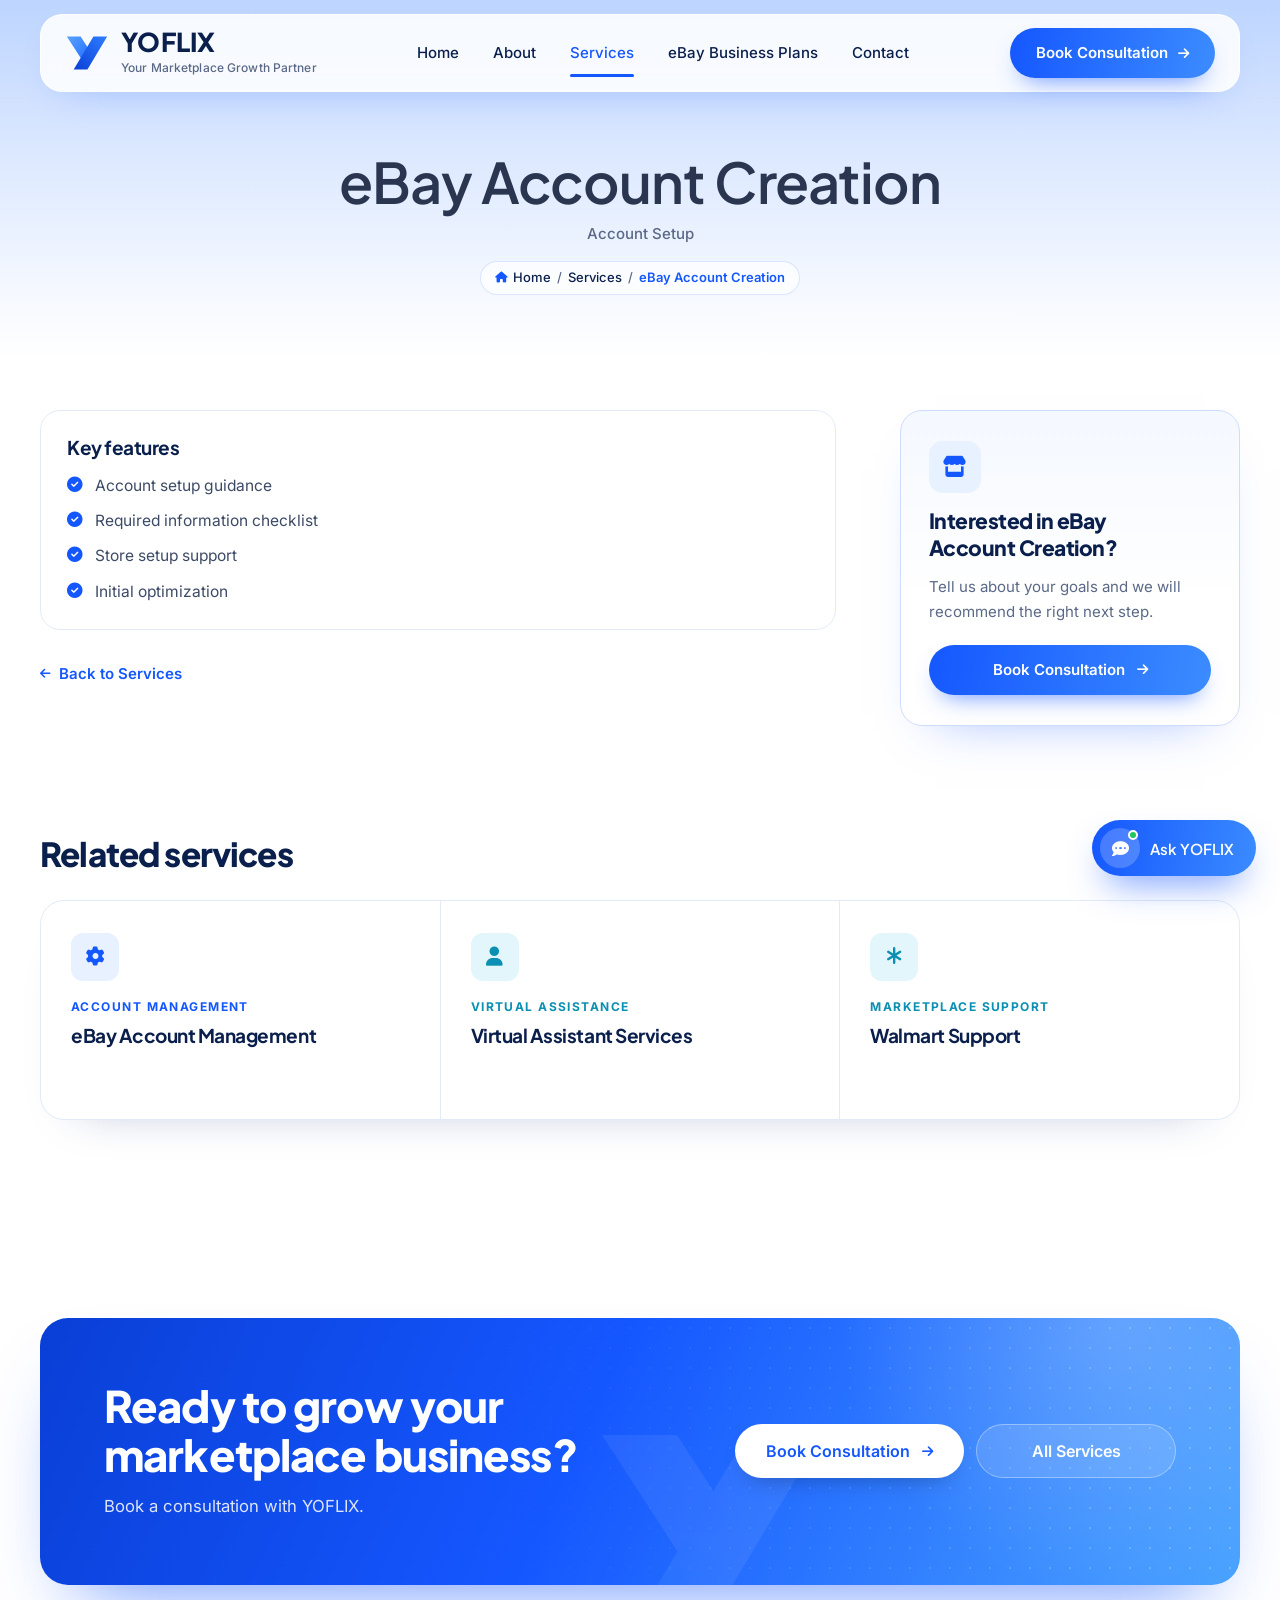
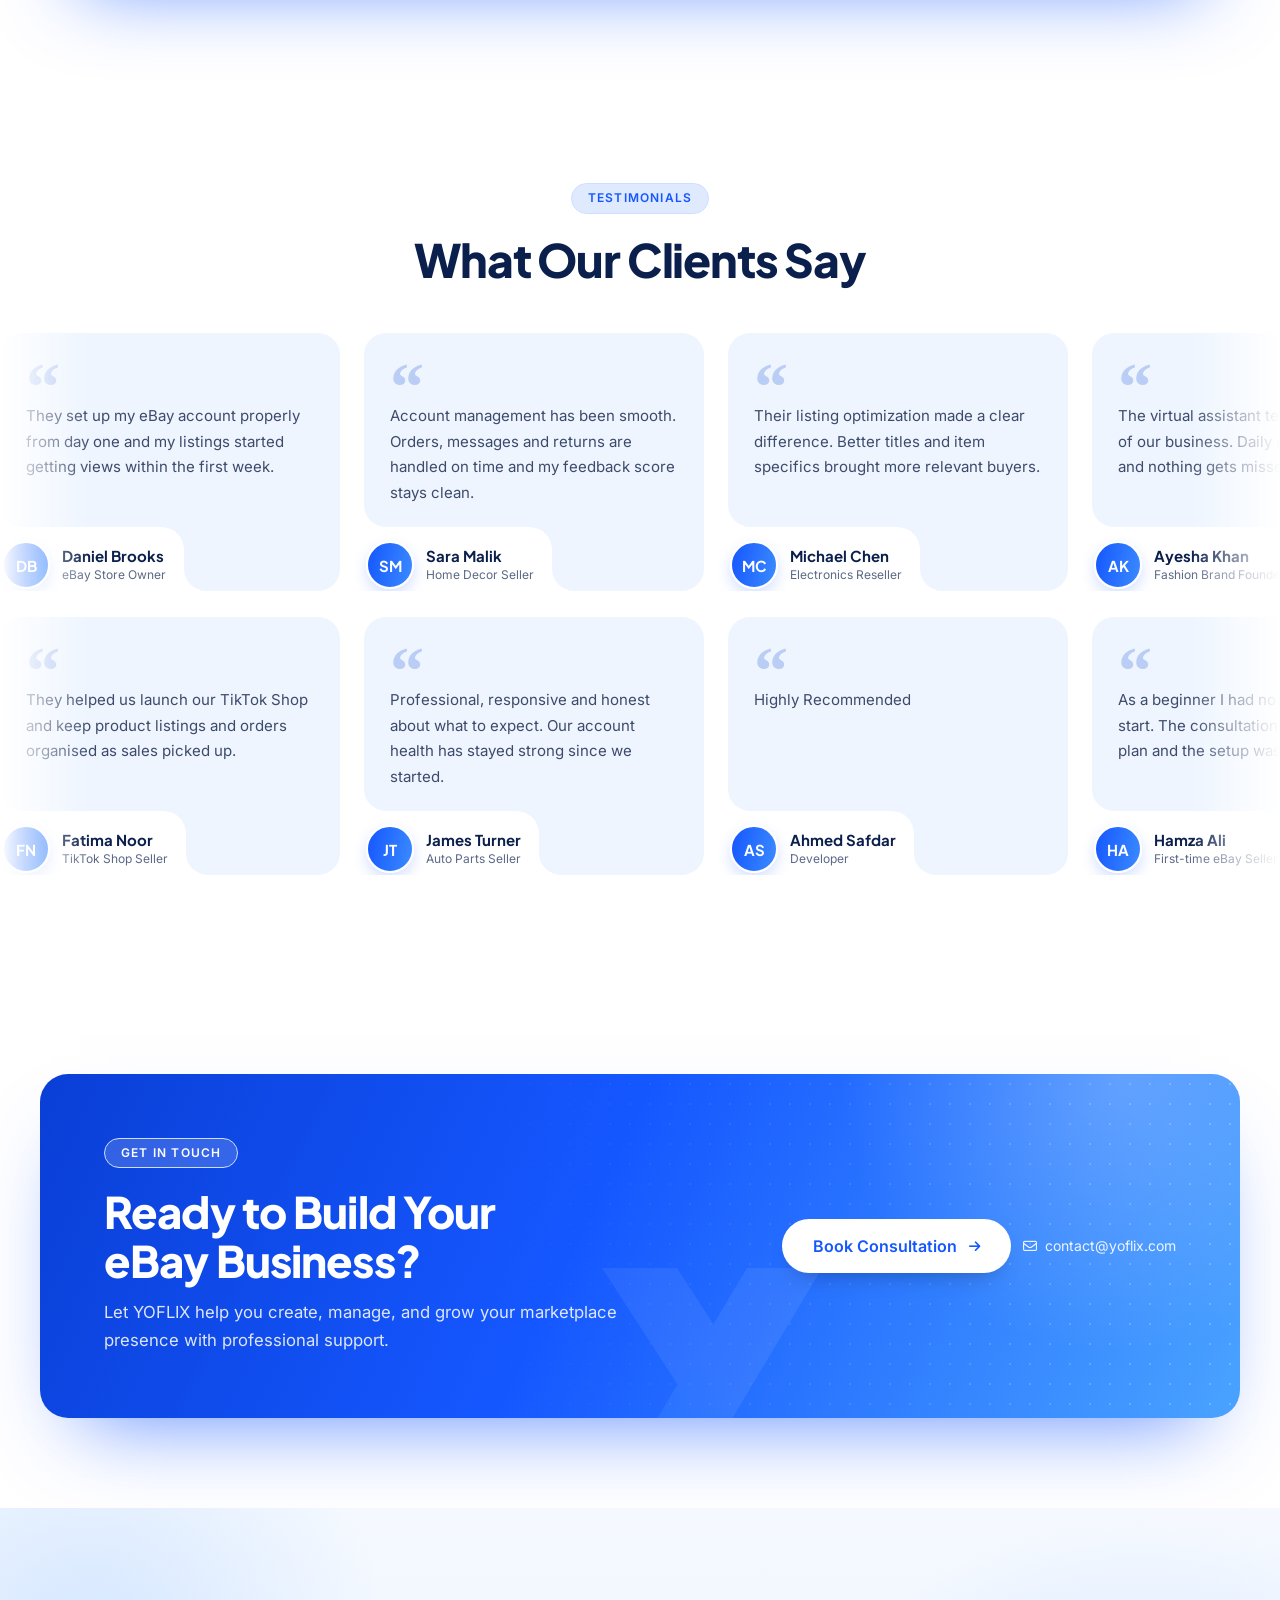
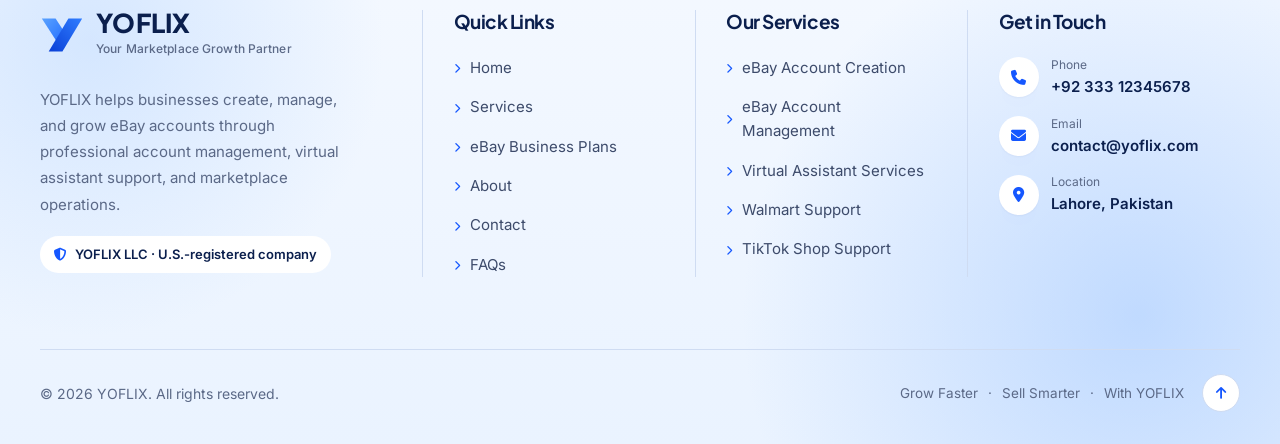
<file: services/ebay-account-creation/index.html>
<!doctype html>
<html lang="en" class="theme-rexxsol-nova-document">
<head>
    <meta charset="utf-8">
    <meta name="viewport" content="width=device-width, initial-scale=1">
    <script>document.documentElement.classList.add('nova-js')</script>
    <title>eBay Account Creation | YOFLIX</title>
<meta name="description" content="Placeholder demo content for local development and visual QA. This content is not a declaration of official company facts." />
<meta name="keywords" content="" />
<meta name="robots" content="noindex,nofollow" />
<meta property="og:title" content="eBay Account Creation | YOFLIX" />
<meta property="og:description" content="Placeholder demo content for local development and visual QA. This content is not a declaration of official company facts." />
<meta name="twitter:card" content="summary_large_image" />
<meta property="og:image" content="../../assets/images/yoflix-social-share.png" />        <link rel="icon" href="../../assets/images/favicon.svg">
    <link rel="apple-touch-icon" href="../../assets/images/apple-touch-icon.png">
    <link rel="stylesheet" href="../../assets/css/fonts.css">
    <link rel="stylesheet" href="../../assets/vendor/fontawesome/css/all.min.css">
    <link rel="preload" as="style" href="../../assets/css/base.css" /><link rel="stylesheet" href="../../assets/css/base.css" />    <link rel="stylesheet" href="../../assets/css/style.css">
</head>
<body id="top" class="theme-rexxsol-nova antialiased" data-preview-theme="">
        <a class="nova-skip-link" href="#main-content">Skip to content</a>
    <div class="nova-header-slot" data-nova-header-slot data-home-page="false">
<header class="nova-header" data-nova-header data-home-page="false">
    <div class="nova-container nova-header-inner">
        <a class="nova-brand" href="../../" aria-label="Yoflix home">
            <svg class="nova-logo-mark" viewBox="0 0 48 48" aria-hidden="true" focusable="false">
    <defs>
        <linearGradient id="nova-y-02lgl6-a" x1="0" y1="0" x2="1" y2="1"><stop offset="0" stop-color="#5aa2ff"/><stop offset="1" stop-color="#1f6bff"/></linearGradient>
        <linearGradient id="nova-y-02lgl6-b" x1="1" y1="0" x2="0" y2="1"><stop offset="0" stop-color="#2f7dff"/><stop offset="1" stop-color="#0a3fd6"/></linearGradient>
    </defs>
    <path d="M2 6h15l11 17-7.5 11.5Z" fill="url(#nova-y-02lgl6-a)"/>
    <path d="M31 6h15L24.5 42H9.5Z" fill="url(#nova-y-02lgl6-b)"/>
</svg>
            <span class="nova-brand-text"><span class="nova-wordmark">Yoflix</span><small>Your Marketplace Growth Partner</small></span>
        </a>
        <nav class="nova-navigation" aria-label="Main navigation">
                                                <a href="../../"  >Home</a>
                                                                <a href="../../about/"  >About</a>
                                                                <a href="../"   aria-current="page" >Services</a>
                                                                <a href="../../ebay-business-plans/"  >eBay Business Plans</a>
                                                                <a href="../../contact/"  >Contact</a>
                                    </nav>
        <a class="nova-header-cta" href="../../contact/"><span>Book Consultation</span><i class="fa-solid fa-arrow-right" aria-hidden="true"></i></a>
        <details class="nova-mobile-menu" data-nova-menu>
            <summary aria-label="Open navigation menu" aria-controls="nova-mobile-panel"><span class="nova-burger" aria-hidden="true"><i></i><i></i></span></summary>
            <div id="nova-mobile-panel" class="nova-mobile-panel">
                <nav aria-label="Mobile navigation">
                                                                        <a href="../../" style="--i: 0"  ><small>01</small>Home</a>
                                                                                                <a href="../../about/" style="--i: 1"  ><small>02</small>About</a>
                                                                                                <a href="../" style="--i: 2"   aria-current="page" ><small>03</small>Services</a>
                                                                                                <a href="../../ebay-business-plans/" style="--i: 3"  ><small>04</small>eBay Business Plans</a>
                                                                                                <a href="../../contact/" style="--i: 4"  ><small>05</small>Contact</a>
                                                            </nav>
                <a class="nova-button nova-button-primary nova-button-lg" href="../../contact/">Book Consultation <i class="fa-solid fa-arrow-right" aria-hidden="true"></i></a>
            </div>
        </details>
    </div>
</header>
</div>
    <div class="nova-curtain" aria-hidden="true"></div>
    <div class="nova-cursor" aria-hidden="true" data-nova-cursor><span></span></div>
    <main id="main-content" tabindex="-1">
            <section class="nova-page-hero" aria-labelledby="nova-detail-title">
    <div class="nova-container nova-page-hero-inner">
        <h1 id="nova-detail-title" class="nova-enter nova-enter-1">eBay Account Creation</h1>
        <p class="nova-page-hero-meta nova-enter nova-enter-2">Account Setup</p>        <nav class="nova-page-hero-crumb nova-enter nova-enter-2" aria-label="Breadcrumb">
    <a href="../../"><i class="fa-solid fa-house" aria-hidden="true"></i>Home</a><span aria-hidden="true">/</span>
    <a href="../">Services</a><span aria-hidden="true">/</span>    <span aria-current="page">eBay Account Creation</span>
</nav>
    </div>
</section>

    <section class="nova-section nova-service-detail">
        <div class="nova-container nova-sd-layout">
            <article class="nova-sd-main">
                                
                                    <div class="nova-sd-lists">
                                                    <section aria-labelledby="nova-sd-features">
                                <h2 id="nova-sd-features">Key features</h2>
                                <ul role="list"><li><i class="fa-solid fa-circle-check" aria-hidden="true"></i>Account setup guidance</li><li><i class="fa-solid fa-circle-check" aria-hidden="true"></i>Required information checklist</li><li><i class="fa-solid fa-circle-check" aria-hidden="true"></i>Store setup support</li><li><i class="fa-solid fa-circle-check" aria-hidden="true"></i>Initial optimization</li></ul>
                            </section>
                                                                    </div>
                
                
                <a class="nova-link-arrow nova-link-arrow--back" href="../"><i class="fa-solid fa-arrow-left" aria-hidden="true"></i>Back to Services</a>
            </article>

            <aside class="nova-sd-aside">
                <div class="nova-sd-card">
                    <span class="nova-sd-icon" aria-hidden="true"><i class="fa-solid fa-store"></i></span>
                    <h2>Interested in eBay Account Creation?</h2>
                    <p>Tell us about your goals and we will recommend the right next step.</p>
                    <a class="nova-button nova-button-primary nova-button-block" href="../../contact/">Book Consultation <i class="fa-solid fa-arrow-right" aria-hidden="true"></i></a>
                </div>
            </aside>
        </div>
    </section>

            <section class="nova-section nova-sd-related" aria-labelledby="nova-sd-related-title">
            <div class="nova-container">
                <h2 id="nova-sd-related-title">Related services</h2>
                <ul class="nova-so-grid" style="--so-cols: 3" role="list">
                                            <li class="nova-so-cell" data-category="account" data-reveal style="--delay: 0ms">
    <span class="nova-so-icon" aria-hidden="true"><i class="fa-solid fa-gear"></i></span>
    <p class="nova-so-category">Account Management</p>
    <h3><a href="../ebay-account-management/">eBay Account Management</a></h3>
        <span class="nova-so-more" aria-hidden="true">Learn more <i class="fa-solid fa-arrow-right"></i></span>
</li>
                                            <li class="nova-so-cell" data-category="support" data-reveal style="--delay: 70ms">
    <span class="nova-so-icon" aria-hidden="true"><i class="fa-solid fa-user"></i></span>
    <p class="nova-so-category">Virtual Assistance</p>
    <h3><a href="../virtual-assistant-services/">Virtual Assistant Services</a></h3>
        <span class="nova-so-more" aria-hidden="true">Learn more <i class="fa-solid fa-arrow-right"></i></span>
</li>
                                            <li class="nova-so-cell" data-category="support" data-reveal style="--delay: 140ms">
    <span class="nova-so-icon" aria-hidden="true"><i class="fa-solid fa-asterisk"></i></span>
    <p class="nova-so-category">Marketplace Support</p>
    <h3><a href="../walmart-support/">Walmart Support</a></h3>
        <span class="nova-so-more" aria-hidden="true">Learn more <i class="fa-solid fa-arrow-right"></i></span>
</li>
                                    </ul>
            </div>
        </section>
    
    <section class="nova-cta" aria-labelledby="nova-service-cta-title">
    <div class="nova-container">
        <div class="nova-cta-panel" data-reveal>
            <div class="nova-cta-copy">
                                <h2 id="nova-service-cta-title">Ready to grow your marketplace business?</h2>
                <p>Book a consultation with YOFLIX.</p>            </div>
            <div class="nova-cta-actions">
                <a class="nova-button nova-button-white nova-button-lg" href="../../contact/">Book Consultation <i class="fa-solid fa-arrow-right" aria-hidden="true"></i></a>
                                    <a class="nova-button nova-button-glass nova-button-lg" href="../">All Services</a>
                                            </div>
            <span class="nova-cta-mark" aria-hidden="true"><svg class="nova-logo-mark" viewBox="0 0 48 48" aria-hidden="true" focusable="false">
    <defs>
        <linearGradient id="nova-y-wwgE4O-a" x1="0" y1="0" x2="1" y2="1"><stop offset="0" stop-color="#5aa2ff"/><stop offset="1" stop-color="#1f6bff"/></linearGradient>
        <linearGradient id="nova-y-wwgE4O-b" x1="1" y1="0" x2="0" y2="1"><stop offset="0" stop-color="#2f7dff"/><stop offset="1" stop-color="#0a3fd6"/></linearGradient>
    </defs>
    <path d="M2 6h15l11 17-7.5 11.5Z" fill="url(#nova-y-wwgE4O-a)"/>
    <path d="M31 6h15L24.5 42H9.5Z" fill="url(#nova-y-wwgE4O-b)"/>
</svg>
</span>
        </div>
    </div>
</section>
        
                    <section class="nova-section nova-testimonials" aria-labelledby="nova-testimonials-title">
        <div class="nova-container">
            <header class="nova-testimonials-head" data-reveal>
                <p class="nova-pill">Testimonials</p>
                <h2 id="nova-testimonials-title">What Our Clients Say</h2>
            </header>
        </div>

        <div class="nova-marquee" aria-label="Client testimonials">
                            <div class="nova-marquee-row">
                    <div class="nova-marquee-track" style="--marquee-duration: 80s">
                                                                                                                    <figure class="nova-quote-card" >
    <div class="nova-quote-card-body">
        <span class="nova-quote-card-mark" aria-hidden="true">“</span>
        <blockquote>They set up my eBay account properly from day one and my listings started getting views within the first week.</blockquote>
    </div>
    <div class="nova-quote-card-foot">
        <figcaption class="nova-quote-card-author">
                            <span class="nova-quote-card-avatar" aria-hidden="true">DB</span>
                        <span>
                <strong>Daniel Brooks</strong>
                <small>eBay Store Owner</small>
            </span>
        </figcaption>
        <span class="nova-quote-card-tab" aria-hidden="true"></span>
    </div>
</figure>
                                                                                            <figure class="nova-quote-card" >
    <div class="nova-quote-card-body">
        <span class="nova-quote-card-mark" aria-hidden="true">“</span>
        <blockquote>Account management has been smooth. Orders, messages and returns are handled on time and my feedback score stays clean.</blockquote>
    </div>
    <div class="nova-quote-card-foot">
        <figcaption class="nova-quote-card-author">
                            <span class="nova-quote-card-avatar" aria-hidden="true">SM</span>
                        <span>
                <strong>Sara Malik</strong>
                <small>Home Decor Seller</small>
            </span>
        </figcaption>
        <span class="nova-quote-card-tab" aria-hidden="true"></span>
    </div>
</figure>
                                                                                            <figure class="nova-quote-card" >
    <div class="nova-quote-card-body">
        <span class="nova-quote-card-mark" aria-hidden="true">“</span>
        <blockquote>Their listing optimization made a clear difference. Better titles and item specifics brought more relevant buyers.</blockquote>
    </div>
    <div class="nova-quote-card-foot">
        <figcaption class="nova-quote-card-author">
                            <span class="nova-quote-card-avatar" aria-hidden="true">MC</span>
                        <span>
                <strong>Michael Chen</strong>
                <small>Electronics Reseller</small>
            </span>
        </figcaption>
        <span class="nova-quote-card-tab" aria-hidden="true"></span>
    </div>
</figure>
                                                                                            <figure class="nova-quote-card" >
    <div class="nova-quote-card-body">
        <span class="nova-quote-card-mark" aria-hidden="true">“</span>
        <blockquote>The virtual assistant team feels like part of our business. Daily updates are clear and nothing gets missed.</blockquote>
    </div>
    <div class="nova-quote-card-foot">
        <figcaption class="nova-quote-card-author">
                            <span class="nova-quote-card-avatar" aria-hidden="true">AK</span>
                        <span>
                <strong>Ayesha Khan</strong>
                <small>Fashion Brand Founder</small>
            </span>
        </figcaption>
        <span class="nova-quote-card-tab" aria-hidden="true"></span>
    </div>
</figure>
                                                                                            <figure class="nova-quote-card" >
    <div class="nova-quote-card-body">
        <span class="nova-quote-card-mark" aria-hidden="true">“</span>
        <blockquote>Getting approved and live on Walmart felt complicated until YOFLIX walked us through every step.</blockquote>
    </div>
    <div class="nova-quote-card-foot">
        <figcaption class="nova-quote-card-author">
                            <span class="nova-quote-card-avatar" aria-hidden="true">RH</span>
                        <span>
                <strong>Robert Hayes</strong>
                <small>Walmart Marketplace Seller</small>
            </span>
        </figcaption>
        <span class="nova-quote-card-tab" aria-hidden="true"></span>
    </div>
</figure>
                                                                                            <figure class="nova-quote-card"  aria-hidden="true" >
    <div class="nova-quote-card-body">
        <span class="nova-quote-card-mark" aria-hidden="true">“</span>
        <blockquote>They set up my eBay account properly from day one and my listings started getting views within the first week.</blockquote>
    </div>
    <div class="nova-quote-card-foot">
        <figcaption class="nova-quote-card-author">
                            <span class="nova-quote-card-avatar" aria-hidden="true">DB</span>
                        <span>
                <strong>Daniel Brooks</strong>
                <small>eBay Store Owner</small>
            </span>
        </figcaption>
        <span class="nova-quote-card-tab" aria-hidden="true"></span>
    </div>
</figure>
                                                                                            <figure class="nova-quote-card"  aria-hidden="true" >
    <div class="nova-quote-card-body">
        <span class="nova-quote-card-mark" aria-hidden="true">“</span>
        <blockquote>Account management has been smooth. Orders, messages and returns are handled on time and my feedback score stays clean.</blockquote>
    </div>
    <div class="nova-quote-card-foot">
        <figcaption class="nova-quote-card-author">
                            <span class="nova-quote-card-avatar" aria-hidden="true">SM</span>
                        <span>
                <strong>Sara Malik</strong>
                <small>Home Decor Seller</small>
            </span>
        </figcaption>
        <span class="nova-quote-card-tab" aria-hidden="true"></span>
    </div>
</figure>
                                                                                            <figure class="nova-quote-card"  aria-hidden="true" >
    <div class="nova-quote-card-body">
        <span class="nova-quote-card-mark" aria-hidden="true">“</span>
        <blockquote>Their listing optimization made a clear difference. Better titles and item specifics brought more relevant buyers.</blockquote>
    </div>
    <div class="nova-quote-card-foot">
        <figcaption class="nova-quote-card-author">
                            <span class="nova-quote-card-avatar" aria-hidden="true">MC</span>
                        <span>
                <strong>Michael Chen</strong>
                <small>Electronics Reseller</small>
            </span>
        </figcaption>
        <span class="nova-quote-card-tab" aria-hidden="true"></span>
    </div>
</figure>
                                                                                            <figure class="nova-quote-card"  aria-hidden="true" >
    <div class="nova-quote-card-body">
        <span class="nova-quote-card-mark" aria-hidden="true">“</span>
        <blockquote>The virtual assistant team feels like part of our business. Daily updates are clear and nothing gets missed.</blockquote>
    </div>
    <div class="nova-quote-card-foot">
        <figcaption class="nova-quote-card-author">
                            <span class="nova-quote-card-avatar" aria-hidden="true">AK</span>
                        <span>
                <strong>Ayesha Khan</strong>
                <small>Fashion Brand Founder</small>
            </span>
        </figcaption>
        <span class="nova-quote-card-tab" aria-hidden="true"></span>
    </div>
</figure>
                                                                                            <figure class="nova-quote-card"  aria-hidden="true" >
    <div class="nova-quote-card-body">
        <span class="nova-quote-card-mark" aria-hidden="true">“</span>
        <blockquote>Getting approved and live on Walmart felt complicated until YOFLIX walked us through every step.</blockquote>
    </div>
    <div class="nova-quote-card-foot">
        <figcaption class="nova-quote-card-author">
                            <span class="nova-quote-card-avatar" aria-hidden="true">RH</span>
                        <span>
                <strong>Robert Hayes</strong>
                <small>Walmart Marketplace Seller</small>
            </span>
        </figcaption>
        <span class="nova-quote-card-tab" aria-hidden="true"></span>
    </div>
</figure>
                                                                                                                                                <figure class="nova-quote-card"  aria-hidden="true" >
    <div class="nova-quote-card-body">
        <span class="nova-quote-card-mark" aria-hidden="true">“</span>
        <blockquote>They set up my eBay account properly from day one and my listings started getting views within the first week.</blockquote>
    </div>
    <div class="nova-quote-card-foot">
        <figcaption class="nova-quote-card-author">
                            <span class="nova-quote-card-avatar" aria-hidden="true">DB</span>
                        <span>
                <strong>Daniel Brooks</strong>
                <small>eBay Store Owner</small>
            </span>
        </figcaption>
        <span class="nova-quote-card-tab" aria-hidden="true"></span>
    </div>
</figure>
                                                                                            <figure class="nova-quote-card"  aria-hidden="true" >
    <div class="nova-quote-card-body">
        <span class="nova-quote-card-mark" aria-hidden="true">“</span>
        <blockquote>Account management has been smooth. Orders, messages and returns are handled on time and my feedback score stays clean.</blockquote>
    </div>
    <div class="nova-quote-card-foot">
        <figcaption class="nova-quote-card-author">
                            <span class="nova-quote-card-avatar" aria-hidden="true">SM</span>
                        <span>
                <strong>Sara Malik</strong>
                <small>Home Decor Seller</small>
            </span>
        </figcaption>
        <span class="nova-quote-card-tab" aria-hidden="true"></span>
    </div>
</figure>
                                                                                            <figure class="nova-quote-card"  aria-hidden="true" >
    <div class="nova-quote-card-body">
        <span class="nova-quote-card-mark" aria-hidden="true">“</span>
        <blockquote>Their listing optimization made a clear difference. Better titles and item specifics brought more relevant buyers.</blockquote>
    </div>
    <div class="nova-quote-card-foot">
        <figcaption class="nova-quote-card-author">
                            <span class="nova-quote-card-avatar" aria-hidden="true">MC</span>
                        <span>
                <strong>Michael Chen</strong>
                <small>Electronics Reseller</small>
            </span>
        </figcaption>
        <span class="nova-quote-card-tab" aria-hidden="true"></span>
    </div>
</figure>
                                                                                            <figure class="nova-quote-card"  aria-hidden="true" >
    <div class="nova-quote-card-body">
        <span class="nova-quote-card-mark" aria-hidden="true">“</span>
        <blockquote>The virtual assistant team feels like part of our business. Daily updates are clear and nothing gets missed.</blockquote>
    </div>
    <div class="nova-quote-card-foot">
        <figcaption class="nova-quote-card-author">
                            <span class="nova-quote-card-avatar" aria-hidden="true">AK</span>
                        <span>
                <strong>Ayesha Khan</strong>
                <small>Fashion Brand Founder</small>
            </span>
        </figcaption>
        <span class="nova-quote-card-tab" aria-hidden="true"></span>
    </div>
</figure>
                                                                                            <figure class="nova-quote-card"  aria-hidden="true" >
    <div class="nova-quote-card-body">
        <span class="nova-quote-card-mark" aria-hidden="true">“</span>
        <blockquote>Getting approved and live on Walmart felt complicated until YOFLIX walked us through every step.</blockquote>
    </div>
    <div class="nova-quote-card-foot">
        <figcaption class="nova-quote-card-author">
                            <span class="nova-quote-card-avatar" aria-hidden="true">RH</span>
                        <span>
                <strong>Robert Hayes</strong>
                <small>Walmart Marketplace Seller</small>
            </span>
        </figcaption>
        <span class="nova-quote-card-tab" aria-hidden="true"></span>
    </div>
</figure>
                                                                                            <figure class="nova-quote-card"  aria-hidden="true" >
    <div class="nova-quote-card-body">
        <span class="nova-quote-card-mark" aria-hidden="true">“</span>
        <blockquote>They set up my eBay account properly from day one and my listings started getting views within the first week.</blockquote>
    </div>
    <div class="nova-quote-card-foot">
        <figcaption class="nova-quote-card-author">
                            <span class="nova-quote-card-avatar" aria-hidden="true">DB</span>
                        <span>
                <strong>Daniel Brooks</strong>
                <small>eBay Store Owner</small>
            </span>
        </figcaption>
        <span class="nova-quote-card-tab" aria-hidden="true"></span>
    </div>
</figure>
                                                                                            <figure class="nova-quote-card"  aria-hidden="true" >
    <div class="nova-quote-card-body">
        <span class="nova-quote-card-mark" aria-hidden="true">“</span>
        <blockquote>Account management has been smooth. Orders, messages and returns are handled on time and my feedback score stays clean.</blockquote>
    </div>
    <div class="nova-quote-card-foot">
        <figcaption class="nova-quote-card-author">
                            <span class="nova-quote-card-avatar" aria-hidden="true">SM</span>
                        <span>
                <strong>Sara Malik</strong>
                <small>Home Decor Seller</small>
            </span>
        </figcaption>
        <span class="nova-quote-card-tab" aria-hidden="true"></span>
    </div>
</figure>
                                                                                            <figure class="nova-quote-card"  aria-hidden="true" >
    <div class="nova-quote-card-body">
        <span class="nova-quote-card-mark" aria-hidden="true">“</span>
        <blockquote>Their listing optimization made a clear difference. Better titles and item specifics brought more relevant buyers.</blockquote>
    </div>
    <div class="nova-quote-card-foot">
        <figcaption class="nova-quote-card-author">
                            <span class="nova-quote-card-avatar" aria-hidden="true">MC</span>
                        <span>
                <strong>Michael Chen</strong>
                <small>Electronics Reseller</small>
            </span>
        </figcaption>
        <span class="nova-quote-card-tab" aria-hidden="true"></span>
    </div>
</figure>
                                                                                            <figure class="nova-quote-card"  aria-hidden="true" >
    <div class="nova-quote-card-body">
        <span class="nova-quote-card-mark" aria-hidden="true">“</span>
        <blockquote>The virtual assistant team feels like part of our business. Daily updates are clear and nothing gets missed.</blockquote>
    </div>
    <div class="nova-quote-card-foot">
        <figcaption class="nova-quote-card-author">
                            <span class="nova-quote-card-avatar" aria-hidden="true">AK</span>
                        <span>
                <strong>Ayesha Khan</strong>
                <small>Fashion Brand Founder</small>
            </span>
        </figcaption>
        <span class="nova-quote-card-tab" aria-hidden="true"></span>
    </div>
</figure>
                                                                                            <figure class="nova-quote-card"  aria-hidden="true" >
    <div class="nova-quote-card-body">
        <span class="nova-quote-card-mark" aria-hidden="true">“</span>
        <blockquote>Getting approved and live on Walmart felt complicated until YOFLIX walked us through every step.</blockquote>
    </div>
    <div class="nova-quote-card-foot">
        <figcaption class="nova-quote-card-author">
                            <span class="nova-quote-card-avatar" aria-hidden="true">RH</span>
                        <span>
                <strong>Robert Hayes</strong>
                <small>Walmart Marketplace Seller</small>
            </span>
        </figcaption>
        <span class="nova-quote-card-tab" aria-hidden="true"></span>
    </div>
</figure>
                                                                        </div>
                </div>
                            <div class="nova-marquee-row is-reverse">
                    <div class="nova-marquee-track" style="--marquee-duration: 64s">
                                                                                                                    <figure class="nova-quote-card" >
    <div class="nova-quote-card-body">
        <span class="nova-quote-card-mark" aria-hidden="true">“</span>
        <blockquote>They helped us launch our TikTok Shop and keep product listings and orders organised as sales picked up.</blockquote>
    </div>
    <div class="nova-quote-card-foot">
        <figcaption class="nova-quote-card-author">
                            <span class="nova-quote-card-avatar" aria-hidden="true">FN</span>
                        <span>
                <strong>Fatima Noor</strong>
                <small>TikTok Shop Seller</small>
            </span>
        </figcaption>
        <span class="nova-quote-card-tab" aria-hidden="true"></span>
    </div>
</figure>
                                                                                            <figure class="nova-quote-card" >
    <div class="nova-quote-card-body">
        <span class="nova-quote-card-mark" aria-hidden="true">“</span>
        <blockquote>Professional, responsive and honest about what to expect. Our account health has stayed strong since we started.</blockquote>
    </div>
    <div class="nova-quote-card-foot">
        <figcaption class="nova-quote-card-author">
                            <span class="nova-quote-card-avatar" aria-hidden="true">JT</span>
                        <span>
                <strong>James Turner</strong>
                <small>Auto Parts Seller</small>
            </span>
        </figcaption>
        <span class="nova-quote-card-tab" aria-hidden="true"></span>
    </div>
</figure>
                                                                                            <figure class="nova-quote-card" >
    <div class="nova-quote-card-body">
        <span class="nova-quote-card-mark" aria-hidden="true">“</span>
        <blockquote>Highly Recommended</blockquote>
    </div>
    <div class="nova-quote-card-foot">
        <figcaption class="nova-quote-card-author">
                            <span class="nova-quote-card-avatar" aria-hidden="true">AS</span>
                        <span>
                <strong>Ahmed Safdar</strong>
                <small>Developer</small>
            </span>
        </figcaption>
        <span class="nova-quote-card-tab" aria-hidden="true"></span>
    </div>
</figure>
                                                                                            <figure class="nova-quote-card" >
    <div class="nova-quote-card-body">
        <span class="nova-quote-card-mark" aria-hidden="true">“</span>
        <blockquote>As a beginner I had no idea where to start. The consultation gave me a clear plan and the setup was done right.</blockquote>
    </div>
    <div class="nova-quote-card-foot">
        <figcaption class="nova-quote-card-author">
                            <span class="nova-quote-card-avatar" aria-hidden="true">HA</span>
                        <span>
                <strong>Hamza Ali</strong>
                <small>First-time eBay Seller</small>
            </span>
        </figcaption>
        <span class="nova-quote-card-tab" aria-hidden="true"></span>
    </div>
</figure>
                                                                                            <figure class="nova-quote-card"  aria-hidden="true" >
    <div class="nova-quote-card-body">
        <span class="nova-quote-card-mark" aria-hidden="true">“</span>
        <blockquote>They helped us launch our TikTok Shop and keep product listings and orders organised as sales picked up.</blockquote>
    </div>
    <div class="nova-quote-card-foot">
        <figcaption class="nova-quote-card-author">
                            <span class="nova-quote-card-avatar" aria-hidden="true">FN</span>
                        <span>
                <strong>Fatima Noor</strong>
                <small>TikTok Shop Seller</small>
            </span>
        </figcaption>
        <span class="nova-quote-card-tab" aria-hidden="true"></span>
    </div>
</figure>
                                                                                            <figure class="nova-quote-card"  aria-hidden="true" >
    <div class="nova-quote-card-body">
        <span class="nova-quote-card-mark" aria-hidden="true">“</span>
        <blockquote>Professional, responsive and honest about what to expect. Our account health has stayed strong since we started.</blockquote>
    </div>
    <div class="nova-quote-card-foot">
        <figcaption class="nova-quote-card-author">
                            <span class="nova-quote-card-avatar" aria-hidden="true">JT</span>
                        <span>
                <strong>James Turner</strong>
                <small>Auto Parts Seller</small>
            </span>
        </figcaption>
        <span class="nova-quote-card-tab" aria-hidden="true"></span>
    </div>
</figure>
                                                                                            <figure class="nova-quote-card"  aria-hidden="true" >
    <div class="nova-quote-card-body">
        <span class="nova-quote-card-mark" aria-hidden="true">“</span>
        <blockquote>Highly Recommended</blockquote>
    </div>
    <div class="nova-quote-card-foot">
        <figcaption class="nova-quote-card-author">
                            <span class="nova-quote-card-avatar" aria-hidden="true">AS</span>
                        <span>
                <strong>Ahmed Safdar</strong>
                <small>Developer</small>
            </span>
        </figcaption>
        <span class="nova-quote-card-tab" aria-hidden="true"></span>
    </div>
</figure>
                                                                                            <figure class="nova-quote-card"  aria-hidden="true" >
    <div class="nova-quote-card-body">
        <span class="nova-quote-card-mark" aria-hidden="true">“</span>
        <blockquote>As a beginner I had no idea where to start. The consultation gave me a clear plan and the setup was done right.</blockquote>
    </div>
    <div class="nova-quote-card-foot">
        <figcaption class="nova-quote-card-author">
                            <span class="nova-quote-card-avatar" aria-hidden="true">HA</span>
                        <span>
                <strong>Hamza Ali</strong>
                <small>First-time eBay Seller</small>
            </span>
        </figcaption>
        <span class="nova-quote-card-tab" aria-hidden="true"></span>
    </div>
</figure>
                                                                                                                                                <figure class="nova-quote-card"  aria-hidden="true" >
    <div class="nova-quote-card-body">
        <span class="nova-quote-card-mark" aria-hidden="true">“</span>
        <blockquote>They helped us launch our TikTok Shop and keep product listings and orders organised as sales picked up.</blockquote>
    </div>
    <div class="nova-quote-card-foot">
        <figcaption class="nova-quote-card-author">
                            <span class="nova-quote-card-avatar" aria-hidden="true">FN</span>
                        <span>
                <strong>Fatima Noor</strong>
                <small>TikTok Shop Seller</small>
            </span>
        </figcaption>
        <span class="nova-quote-card-tab" aria-hidden="true"></span>
    </div>
</figure>
                                                                                            <figure class="nova-quote-card"  aria-hidden="true" >
    <div class="nova-quote-card-body">
        <span class="nova-quote-card-mark" aria-hidden="true">“</span>
        <blockquote>Professional, responsive and honest about what to expect. Our account health has stayed strong since we started.</blockquote>
    </div>
    <div class="nova-quote-card-foot">
        <figcaption class="nova-quote-card-author">
                            <span class="nova-quote-card-avatar" aria-hidden="true">JT</span>
                        <span>
                <strong>James Turner</strong>
                <small>Auto Parts Seller</small>
            </span>
        </figcaption>
        <span class="nova-quote-card-tab" aria-hidden="true"></span>
    </div>
</figure>
                                                                                            <figure class="nova-quote-card"  aria-hidden="true" >
    <div class="nova-quote-card-body">
        <span class="nova-quote-card-mark" aria-hidden="true">“</span>
        <blockquote>Highly Recommended</blockquote>
    </div>
    <div class="nova-quote-card-foot">
        <figcaption class="nova-quote-card-author">
                            <span class="nova-quote-card-avatar" aria-hidden="true">AS</span>
                        <span>
                <strong>Ahmed Safdar</strong>
                <small>Developer</small>
            </span>
        </figcaption>
        <span class="nova-quote-card-tab" aria-hidden="true"></span>
    </div>
</figure>
                                                                                            <figure class="nova-quote-card"  aria-hidden="true" >
    <div class="nova-quote-card-body">
        <span class="nova-quote-card-mark" aria-hidden="true">“</span>
        <blockquote>As a beginner I had no idea where to start. The consultation gave me a clear plan and the setup was done right.</blockquote>
    </div>
    <div class="nova-quote-card-foot">
        <figcaption class="nova-quote-card-author">
                            <span class="nova-quote-card-avatar" aria-hidden="true">HA</span>
                        <span>
                <strong>Hamza Ali</strong>
                <small>First-time eBay Seller</small>
            </span>
        </figcaption>
        <span class="nova-quote-card-tab" aria-hidden="true"></span>
    </div>
</figure>
                                                                                            <figure class="nova-quote-card"  aria-hidden="true" >
    <div class="nova-quote-card-body">
        <span class="nova-quote-card-mark" aria-hidden="true">“</span>
        <blockquote>They helped us launch our TikTok Shop and keep product listings and orders organised as sales picked up.</blockquote>
    </div>
    <div class="nova-quote-card-foot">
        <figcaption class="nova-quote-card-author">
                            <span class="nova-quote-card-avatar" aria-hidden="true">FN</span>
                        <span>
                <strong>Fatima Noor</strong>
                <small>TikTok Shop Seller</small>
            </span>
        </figcaption>
        <span class="nova-quote-card-tab" aria-hidden="true"></span>
    </div>
</figure>
                                                                                            <figure class="nova-quote-card"  aria-hidden="true" >
    <div class="nova-quote-card-body">
        <span class="nova-quote-card-mark" aria-hidden="true">“</span>
        <blockquote>Professional, responsive and honest about what to expect. Our account health has stayed strong since we started.</blockquote>
    </div>
    <div class="nova-quote-card-foot">
        <figcaption class="nova-quote-card-author">
                            <span class="nova-quote-card-avatar" aria-hidden="true">JT</span>
                        <span>
                <strong>James Turner</strong>
                <small>Auto Parts Seller</small>
            </span>
        </figcaption>
        <span class="nova-quote-card-tab" aria-hidden="true"></span>
    </div>
</figure>
                                                                                            <figure class="nova-quote-card"  aria-hidden="true" >
    <div class="nova-quote-card-body">
        <span class="nova-quote-card-mark" aria-hidden="true">“</span>
        <blockquote>Highly Recommended</blockquote>
    </div>
    <div class="nova-quote-card-foot">
        <figcaption class="nova-quote-card-author">
                            <span class="nova-quote-card-avatar" aria-hidden="true">AS</span>
                        <span>
                <strong>Ahmed Safdar</strong>
                <small>Developer</small>
            </span>
        </figcaption>
        <span class="nova-quote-card-tab" aria-hidden="true"></span>
    </div>
</figure>
                                                                                            <figure class="nova-quote-card"  aria-hidden="true" >
    <div class="nova-quote-card-body">
        <span class="nova-quote-card-mark" aria-hidden="true">“</span>
        <blockquote>As a beginner I had no idea where to start. The consultation gave me a clear plan and the setup was done right.</blockquote>
    </div>
    <div class="nova-quote-card-foot">
        <figcaption class="nova-quote-card-author">
                            <span class="nova-quote-card-avatar" aria-hidden="true">HA</span>
                        <span>
                <strong>Hamza Ali</strong>
                <small>First-time eBay Seller</small>
            </span>
        </figcaption>
        <span class="nova-quote-card-tab" aria-hidden="true"></span>
    </div>
</figure>
                                                                        </div>
                </div>
                    </div>
    </section>
                
            </main>
    
            <section class="nova-cta" aria-labelledby="nova-project-cta-title">
    <div class="nova-container">
        <div class="nova-cta-panel" data-reveal>
            <div class="nova-cta-copy">
                <p class="nova-pill nova-pill--light">Get in touch</p>                <h2 id="nova-project-cta-title">Ready to Build Your eBay Business?</h2>
                <p>Let YOFLIX help you create, manage, and grow your marketplace presence with professional support.</p>            </div>
            <div class="nova-cta-actions">
                <a class="nova-button nova-button-white nova-button-lg" href="../../contact/">Book Consultation <i class="fa-solid fa-arrow-right" aria-hidden="true"></i></a>
                                <a class="nova-cta-email" href="mailto:contact@yoflix.com"><i class="fa-regular fa-envelope" aria-hidden="true"></i>contact@yoflix.com</a>            </div>
            <span class="nova-cta-mark" aria-hidden="true"><svg class="nova-logo-mark" viewBox="0 0 48 48" aria-hidden="true" focusable="false">
    <defs>
        <linearGradient id="nova-y-H6hvdL-a" x1="0" y1="0" x2="1" y2="1"><stop offset="0" stop-color="#5aa2ff"/><stop offset="1" stop-color="#1f6bff"/></linearGradient>
        <linearGradient id="nova-y-H6hvdL-b" x1="1" y1="0" x2="0" y2="1"><stop offset="0" stop-color="#2f7dff"/><stop offset="1" stop-color="#0a3fd6"/></linearGradient>
    </defs>
    <path d="M2 6h15l11 17-7.5 11.5Z" fill="url(#nova-y-H6hvdL-a)"/>
    <path d="M31 6h15L24.5 42H9.5Z" fill="url(#nova-y-H6hvdL-b)"/>
</svg>
</span>
        </div>
    </div>
</section>
        <footer class="nova-footer nova-premium-footer">
    <div class="nova-bg-shapes nova-bg-shapes--footer" aria-hidden="true"><span></span><span></span></div>
    <div class="nova-container">
        <div class="nova-footer-grid">
            <section class="nova-footer-brand" aria-label="About Yoflix">
                <a class="nova-brand" href="../../" aria-label="Yoflix home"><svg class="nova-logo-mark" viewBox="0 0 48 48" aria-hidden="true" focusable="false">
    <defs>
        <linearGradient id="nova-y-LM3bRL-a" x1="0" y1="0" x2="1" y2="1"><stop offset="0" stop-color="#5aa2ff"/><stop offset="1" stop-color="#1f6bff"/></linearGradient>
        <linearGradient id="nova-y-LM3bRL-b" x1="1" y1="0" x2="0" y2="1"><stop offset="0" stop-color="#2f7dff"/><stop offset="1" stop-color="#0a3fd6"/></linearGradient>
    </defs>
    <path d="M2 6h15l11 17-7.5 11.5Z" fill="url(#nova-y-LM3bRL-a)"/>
    <path d="M31 6h15L24.5 42H9.5Z" fill="url(#nova-y-LM3bRL-b)"/>
</svg>
<span class="nova-brand-text"><strong class="nova-premium-footer-wordmark">Yoflix</strong><small>Your Marketplace Growth Partner</small></span></a>
                <p>YOFLIX helps businesses create, manage, and grow eBay accounts through professional account management, virtual assistant support, and marketplace operations.</p>                <p class="nova-footer-legal-badge"><i class="fa-solid fa-shield-halved" aria-hidden="true"></i>YOFLIX LLC · U.S.-registered company</p>
                            </section>

                            <nav class="nova-footer-nav" aria-label="Company">
                    <h2>Quick Links</h2>
                    <ul role="list">
                                                    <li><a href="../../" ><i class="fa-solid fa-chevron-right" aria-hidden="true"></i>Home</a></li>
                                                    <li><a href="../" ><i class="fa-solid fa-chevron-right" aria-hidden="true"></i>Services</a></li>
                                                    <li><a href="../../ebay-business-plans/" ><i class="fa-solid fa-chevron-right" aria-hidden="true"></i>eBay Business Plans</a></li>
                                                    <li><a href="../../about/" ><i class="fa-solid fa-chevron-right" aria-hidden="true"></i>About</a></li>
                                                    <li><a href="../../contact/" ><i class="fa-solid fa-chevron-right" aria-hidden="true"></i>Contact</a></li>
                                                    <li><a href="../../faqs/" ><i class="fa-solid fa-chevron-right" aria-hidden="true"></i>FAQs</a></li>
                                            </ul>
                </nav>
            
                            <nav class="nova-footer-nav" aria-label="Our Services">
                    <h2>Our Services</h2>
                    <ul role="list">
                                                    <li><a href="../#service-ebay-account-creation"><i class="fa-solid fa-chevron-right" aria-hidden="true"></i>eBay Account Creation</a></li>
                                                    <li><a href="../#service-ebay-account-management"><i class="fa-solid fa-chevron-right" aria-hidden="true"></i>eBay Account Management</a></li>
                                                    <li><a href="../#service-virtual-assistant-services"><i class="fa-solid fa-chevron-right" aria-hidden="true"></i>Virtual Assistant Services</a></li>
                                                    <li><a href="../#service-walmart-support"><i class="fa-solid fa-chevron-right" aria-hidden="true"></i>Walmart Support</a></li>
                                                    <li><a href="../#service-tiktok-shop-support"><i class="fa-solid fa-chevron-right" aria-hidden="true"></i>TikTok Shop Support</a></li>
                                            </ul>
                </nav>
            
            <section class="nova-footer-contact" aria-labelledby="nova-footer-contact-heading">
                <h2 id="nova-footer-contact-heading">Get in Touch</h2>
                <ul role="list">
                                            <li><span class="nova-icon-circle nova-icon-circle--sm" aria-hidden="true"><i class="fa-solid fa-phone"></i></span><span><small>Phone</small><a href="tel:+9233312345678">+92 333 12345678</a></span></li>
                                                                <li><span class="nova-icon-circle nova-icon-circle--sm" aria-hidden="true"><i class="fa-solid fa-envelope"></i></span><span><small>Email</small><a href="mailto:contact@yoflix.com">contact@yoflix.com</a></span></li>
                                                                                    <li><span class="nova-icon-circle nova-icon-circle--sm" aria-hidden="true"><i class="fa-solid fa-location-dot"></i></span><span><small>Location</small><a href="https://maps.google.com/?q=Lahore%2C+Pakistan" target="_blank" rel="noopener noreferrer">Lahore, Pakistan</a></span></li>
                                    </ul>
            </section>
        </div>

        <div class="nova-footer-bottom">
            <p>© 2026 YOFLIX. All rights reserved.</p>
                        <div class="nova-footer-motto">
                <span>Grow Faster</span><span>Sell Smarter</span><span>With YOFLIX</span>
                <button type="button" class="nova-back-to-top" data-nova-back-to-top aria-label="Back to top"><i class="fa-solid fa-arrow-up" aria-hidden="true"></i></button>
            </div>
        </div>
    </div>
</footer>
                <div
    class="nova-chat"
    data-ai-chat
>
    <button class="nova-chat-launcher" type="button" data-launcher aria-expanded="false" aria-controls="nova-chat-panel" aria-label="Open YOFLIX Assistant" hidden>
        <span class="nova-chat-launcher-icon"><i class="fa-solid fa-comment-dots" aria-hidden="true"></i></span>
        <span class="nova-chat-launcher-label">Ask YOFLIX</span>
    </button>

    <section class="nova-chat-panel" id="nova-chat-panel" data-panel role="dialog" aria-modal="false" aria-labelledby="nova-chat-name" hidden>
        <header class="nova-chat-header">
            <div class="nova-chat-avatar" data-avatar aria-hidden="true"><i class="fa-solid fa-robot"></i></div>
            <div class="nova-chat-identity">
                <h2 id="nova-chat-name" data-name>YOFLIX Assistant</h2>
                <p><span class="nova-chat-online" aria-hidden="true"></span><span data-description>Online</span></p>
            </div>
            <button class="nova-chat-icon-button" type="button" data-reset aria-label="Start a new conversation" title="New conversation"><i class="fa-solid fa-rotate-left" aria-hidden="true"></i></button>
            <button class="nova-chat-icon-button" type="button" data-close aria-label="Close chat" title="Close"><i class="fa-solid fa-xmark" aria-hidden="true"></i></button>
        </header>

        <div class="nova-chat-messages" data-messages role="log" aria-live="polite" aria-relevant="additions text">
            <p class="nova-chat-message is-assistant" data-welcome></p>
        </div>
        <div class="nova-chat-suggestions" data-suggestions aria-label="Suggested questions"></div>
        <p class="nova-chat-error" data-error role="alert" hidden></p>

        <form class="nova-chat-form" data-chat-form>
            <label class="sr-only" for="nova-chat-input">Your message</label>
            <textarea id="nova-chat-input" name="message" rows="1" maxlength="1200" data-message-input></textarea>
            <button type="submit" data-send aria-label="Send message"><i class="fa-solid fa-arrow-up" aria-hidden="true"></i></button>
        </form>

        <div class="nova-chat-footer">
            <a data-contact href="../../contact/"><i class="fa-regular fa-envelope" aria-hidden="true"></i> Contact us</a>
            <a data-quotation href="../../contact/"><i class="fa-regular fa-calendar" aria-hidden="true"></i> Book consultation</a>
            <button type="button" data-lead-open hidden><i class="fa-regular fa-paper-plane" aria-hidden="true"></i> Send inquiry</button>
        </div>

        <form class="nova-chat-lead" name="chat-inquiry" method="POST" data-netlify="true" data-lead-form hidden>
            <input type="hidden" name="form-name" value="chat-inquiry">
            <h3>Tell us about your business</h3>
            <label>Name<input name="name" maxlength="120" autocomplete="name" required></label>
            <div class="nova-chat-lead-row">
                <label>Email<input name="email" type="email" maxlength="255" autocomplete="email"></label>
                <label>Phone<input name="phone" type="tel" maxlength="40" autocomplete="tel"></label>
            </div>
            <label>Service of interest<input name="service_interest" maxlength="160" placeholder="e.g. eBay Account Management"></label>
            <label>Details<textarea name="project_details" rows="3" maxlength="3000" required></textarea></label>
            <label class="nova-chat-consent"><input type="checkbox" name="consent" value="1" required> I agree to be contacted about this inquiry.</label>
            <p class="nova-chat-lead-error" data-lead-error role="alert" hidden></p>
            <div class="nova-chat-lead-actions"><button type="button" data-lead-cancel>Cancel</button><button type="submit">Submit inquiry</button></div>
        </form>
        <span class="sr-only" data-status aria-live="polite"></span>
    </section>
</div>
        <script src="../../assets/js/main.js" defer></script>
    </body>
</html>
</file>
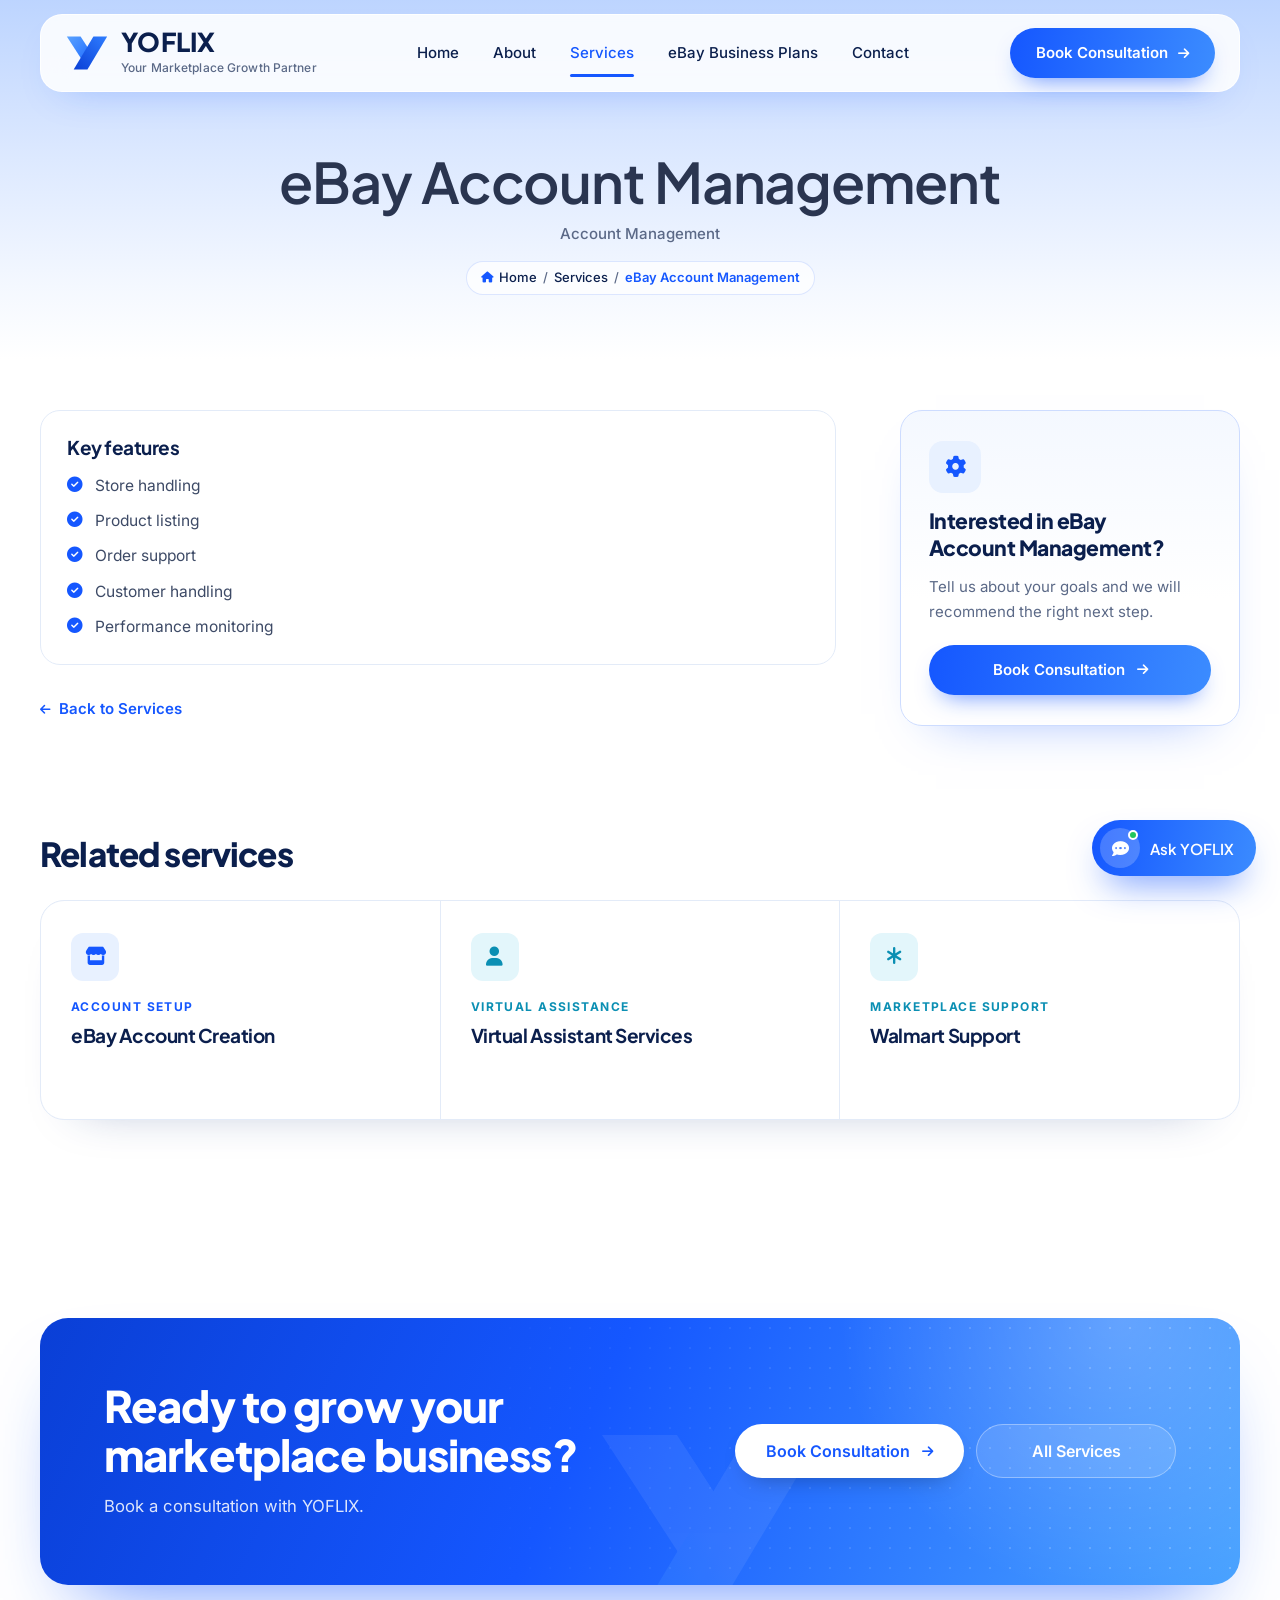
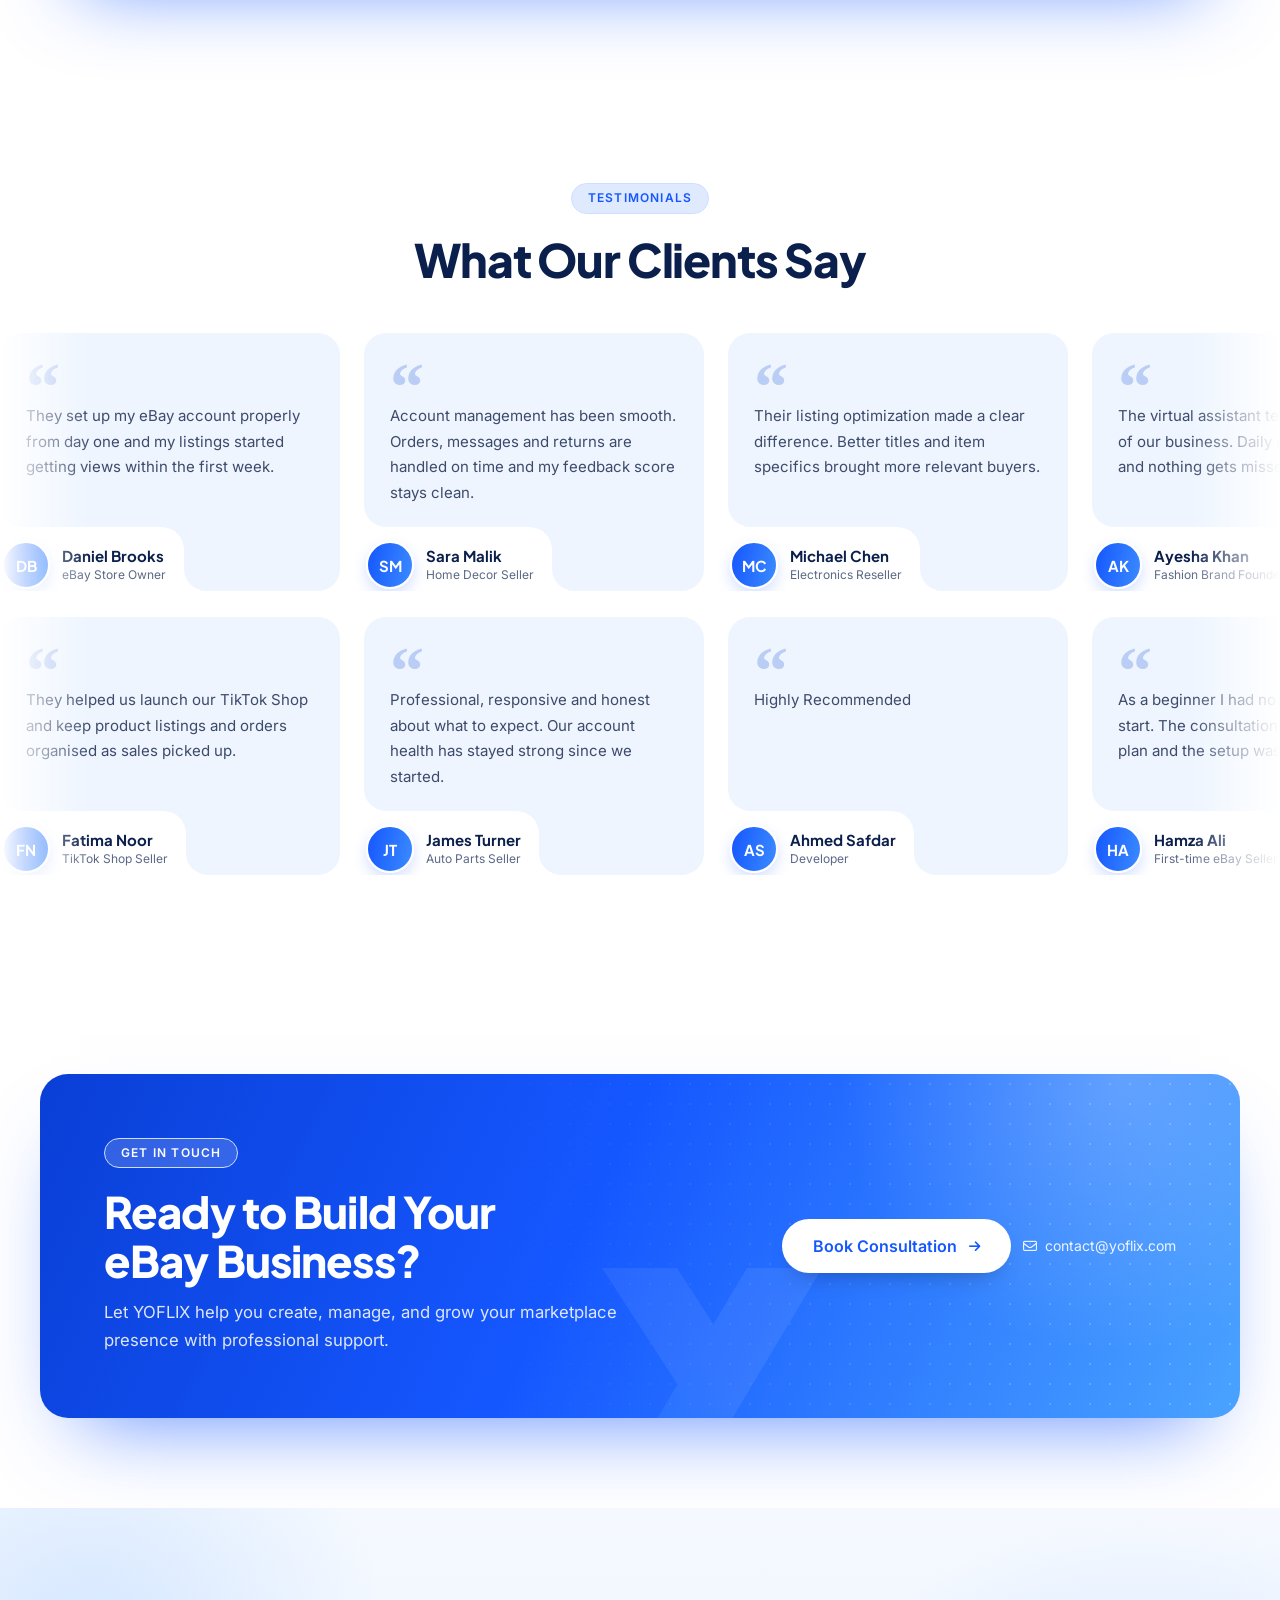
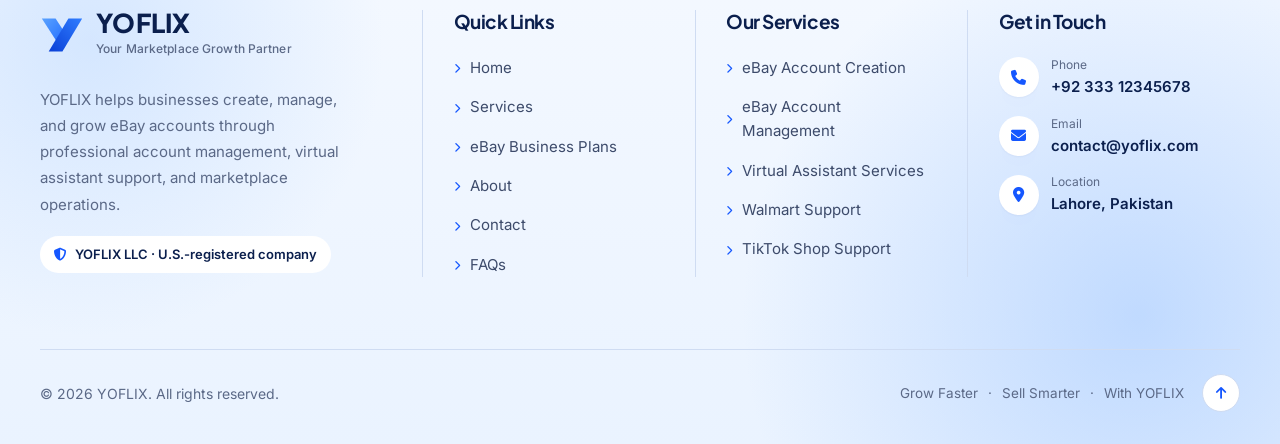
<file: services/ebay-account-management/index.html>
<!doctype html>
<html lang="en" class="theme-rexxsol-nova-document">
<head>
    <meta charset="utf-8">
    <meta name="viewport" content="width=device-width, initial-scale=1">
    <script>document.documentElement.classList.add('nova-js')</script>
    <title>eBay Account Management | YOFLIX</title>
<meta name="description" content="Placeholder demo content for local development and visual QA. This content is not a declaration of official company facts." />
<meta name="keywords" content="" />
<meta name="robots" content="noindex,nofollow" />
<meta property="og:title" content="eBay Account Management | YOFLIX" />
<meta property="og:description" content="Placeholder demo content for local development and visual QA. This content is not a declaration of official company facts." />
<meta name="twitter:card" content="summary_large_image" />
<meta property="og:image" content="../../assets/images/yoflix-social-share.png" />        <link rel="icon" href="../../assets/images/favicon.svg">
    <link rel="apple-touch-icon" href="../../assets/images/apple-touch-icon.png">
    <link rel="stylesheet" href="../../assets/css/fonts.css">
    <link rel="stylesheet" href="../../assets/vendor/fontawesome/css/all.min.css">
    <link rel="preload" as="style" href="../../assets/css/base.css" /><link rel="stylesheet" href="../../assets/css/base.css" />    <link rel="stylesheet" href="../../assets/css/style.css">
</head>
<body id="top" class="theme-rexxsol-nova antialiased" data-preview-theme="">
        <a class="nova-skip-link" href="#main-content">Skip to content</a>
    <div class="nova-header-slot" data-nova-header-slot data-home-page="false">
<header class="nova-header" data-nova-header data-home-page="false">
    <div class="nova-container nova-header-inner">
        <a class="nova-brand" href="../../" aria-label="Yoflix home">
            <svg class="nova-logo-mark" viewBox="0 0 48 48" aria-hidden="true" focusable="false">
    <defs>
        <linearGradient id="nova-y-2GNRRm-a" x1="0" y1="0" x2="1" y2="1"><stop offset="0" stop-color="#5aa2ff"/><stop offset="1" stop-color="#1f6bff"/></linearGradient>
        <linearGradient id="nova-y-2GNRRm-b" x1="1" y1="0" x2="0" y2="1"><stop offset="0" stop-color="#2f7dff"/><stop offset="1" stop-color="#0a3fd6"/></linearGradient>
    </defs>
    <path d="M2 6h15l11 17-7.5 11.5Z" fill="url(#nova-y-2GNRRm-a)"/>
    <path d="M31 6h15L24.5 42H9.5Z" fill="url(#nova-y-2GNRRm-b)"/>
</svg>
            <span class="nova-brand-text"><span class="nova-wordmark">Yoflix</span><small>Your Marketplace Growth Partner</small></span>
        </a>
        <nav class="nova-navigation" aria-label="Main navigation">
                                                <a href="../../"  >Home</a>
                                                                <a href="../../about/"  >About</a>
                                                                <a href="../"   aria-current="page" >Services</a>
                                                                <a href="../../ebay-business-plans/"  >eBay Business Plans</a>
                                                                <a href="../../contact/"  >Contact</a>
                                    </nav>
        <a class="nova-header-cta" href="../../contact/"><span>Book Consultation</span><i class="fa-solid fa-arrow-right" aria-hidden="true"></i></a>
        <details class="nova-mobile-menu" data-nova-menu>
            <summary aria-label="Open navigation menu" aria-controls="nova-mobile-panel"><span class="nova-burger" aria-hidden="true"><i></i><i></i></span></summary>
            <div id="nova-mobile-panel" class="nova-mobile-panel">
                <nav aria-label="Mobile navigation">
                                                                        <a href="../../" style="--i: 0"  ><small>01</small>Home</a>
                                                                                                <a href="../../about/" style="--i: 1"  ><small>02</small>About</a>
                                                                                                <a href="../" style="--i: 2"   aria-current="page" ><small>03</small>Services</a>
                                                                                                <a href="../../ebay-business-plans/" style="--i: 3"  ><small>04</small>eBay Business Plans</a>
                                                                                                <a href="../../contact/" style="--i: 4"  ><small>05</small>Contact</a>
                                                            </nav>
                <a class="nova-button nova-button-primary nova-button-lg" href="../../contact/">Book Consultation <i class="fa-solid fa-arrow-right" aria-hidden="true"></i></a>
            </div>
        </details>
    </div>
</header>
</div>
    <div class="nova-curtain" aria-hidden="true"></div>
    <div class="nova-cursor" aria-hidden="true" data-nova-cursor><span></span></div>
    <main id="main-content" tabindex="-1">
            <section class="nova-page-hero" aria-labelledby="nova-detail-title">
    <div class="nova-container nova-page-hero-inner">
        <h1 id="nova-detail-title" class="nova-enter nova-enter-1">eBay Account Management</h1>
        <p class="nova-page-hero-meta nova-enter nova-enter-2">Account Management</p>        <nav class="nova-page-hero-crumb nova-enter nova-enter-2" aria-label="Breadcrumb">
    <a href="../../"><i class="fa-solid fa-house" aria-hidden="true"></i>Home</a><span aria-hidden="true">/</span>
    <a href="../">Services</a><span aria-hidden="true">/</span>    <span aria-current="page">eBay Account Management</span>
</nav>
    </div>
</section>

    <section class="nova-section nova-service-detail">
        <div class="nova-container nova-sd-layout">
            <article class="nova-sd-main">
                                
                                    <div class="nova-sd-lists">
                                                    <section aria-labelledby="nova-sd-features">
                                <h2 id="nova-sd-features">Key features</h2>
                                <ul role="list"><li><i class="fa-solid fa-circle-check" aria-hidden="true"></i>Store handling</li><li><i class="fa-solid fa-circle-check" aria-hidden="true"></i>Product listing</li><li><i class="fa-solid fa-circle-check" aria-hidden="true"></i>Order support</li><li><i class="fa-solid fa-circle-check" aria-hidden="true"></i>Customer handling</li><li><i class="fa-solid fa-circle-check" aria-hidden="true"></i>Performance monitoring</li></ul>
                            </section>
                                                                    </div>
                
                
                <a class="nova-link-arrow nova-link-arrow--back" href="../"><i class="fa-solid fa-arrow-left" aria-hidden="true"></i>Back to Services</a>
            </article>

            <aside class="nova-sd-aside">
                <div class="nova-sd-card">
                    <span class="nova-sd-icon" aria-hidden="true"><i class="fa-solid fa-gear"></i></span>
                    <h2>Interested in eBay Account Management?</h2>
                    <p>Tell us about your goals and we will recommend the right next step.</p>
                    <a class="nova-button nova-button-primary nova-button-block" href="../../contact/">Book Consultation <i class="fa-solid fa-arrow-right" aria-hidden="true"></i></a>
                </div>
            </aside>
        </div>
    </section>

            <section class="nova-section nova-sd-related" aria-labelledby="nova-sd-related-title">
            <div class="nova-container">
                <h2 id="nova-sd-related-title">Related services</h2>
                <ul class="nova-so-grid" style="--so-cols: 3" role="list">
                                            <li class="nova-so-cell" data-category="account" data-reveal style="--delay: 0ms">
    <span class="nova-so-icon" aria-hidden="true"><i class="fa-solid fa-store"></i></span>
    <p class="nova-so-category">Account Setup</p>
    <h3><a href="../ebay-account-creation/">eBay Account Creation</a></h3>
        <span class="nova-so-more" aria-hidden="true">Learn more <i class="fa-solid fa-arrow-right"></i></span>
</li>
                                            <li class="nova-so-cell" data-category="support" data-reveal style="--delay: 70ms">
    <span class="nova-so-icon" aria-hidden="true"><i class="fa-solid fa-user"></i></span>
    <p class="nova-so-category">Virtual Assistance</p>
    <h3><a href="../virtual-assistant-services/">Virtual Assistant Services</a></h3>
        <span class="nova-so-more" aria-hidden="true">Learn more <i class="fa-solid fa-arrow-right"></i></span>
</li>
                                            <li class="nova-so-cell" data-category="support" data-reveal style="--delay: 140ms">
    <span class="nova-so-icon" aria-hidden="true"><i class="fa-solid fa-asterisk"></i></span>
    <p class="nova-so-category">Marketplace Support</p>
    <h3><a href="../walmart-support/">Walmart Support</a></h3>
        <span class="nova-so-more" aria-hidden="true">Learn more <i class="fa-solid fa-arrow-right"></i></span>
</li>
                                    </ul>
            </div>
        </section>
    
    <section class="nova-cta" aria-labelledby="nova-service-cta-title">
    <div class="nova-container">
        <div class="nova-cta-panel" data-reveal>
            <div class="nova-cta-copy">
                                <h2 id="nova-service-cta-title">Ready to grow your marketplace business?</h2>
                <p>Book a consultation with YOFLIX.</p>            </div>
            <div class="nova-cta-actions">
                <a class="nova-button nova-button-white nova-button-lg" href="../../contact/">Book Consultation <i class="fa-solid fa-arrow-right" aria-hidden="true"></i></a>
                                    <a class="nova-button nova-button-glass nova-button-lg" href="../">All Services</a>
                                            </div>
            <span class="nova-cta-mark" aria-hidden="true"><svg class="nova-logo-mark" viewBox="0 0 48 48" aria-hidden="true" focusable="false">
    <defs>
        <linearGradient id="nova-y-SiXn7T-a" x1="0" y1="0" x2="1" y2="1"><stop offset="0" stop-color="#5aa2ff"/><stop offset="1" stop-color="#1f6bff"/></linearGradient>
        <linearGradient id="nova-y-SiXn7T-b" x1="1" y1="0" x2="0" y2="1"><stop offset="0" stop-color="#2f7dff"/><stop offset="1" stop-color="#0a3fd6"/></linearGradient>
    </defs>
    <path d="M2 6h15l11 17-7.5 11.5Z" fill="url(#nova-y-SiXn7T-a)"/>
    <path d="M31 6h15L24.5 42H9.5Z" fill="url(#nova-y-SiXn7T-b)"/>
</svg>
</span>
        </div>
    </div>
</section>
        
                    <section class="nova-section nova-testimonials" aria-labelledby="nova-testimonials-title">
        <div class="nova-container">
            <header class="nova-testimonials-head" data-reveal>
                <p class="nova-pill">Testimonials</p>
                <h2 id="nova-testimonials-title">What Our Clients Say</h2>
            </header>
        </div>

        <div class="nova-marquee" aria-label="Client testimonials">
                            <div class="nova-marquee-row">
                    <div class="nova-marquee-track" style="--marquee-duration: 80s">
                                                                                                                    <figure class="nova-quote-card" >
    <div class="nova-quote-card-body">
        <span class="nova-quote-card-mark" aria-hidden="true">“</span>
        <blockquote>They set up my eBay account properly from day one and my listings started getting views within the first week.</blockquote>
    </div>
    <div class="nova-quote-card-foot">
        <figcaption class="nova-quote-card-author">
                            <span class="nova-quote-card-avatar" aria-hidden="true">DB</span>
                        <span>
                <strong>Daniel Brooks</strong>
                <small>eBay Store Owner</small>
            </span>
        </figcaption>
        <span class="nova-quote-card-tab" aria-hidden="true"></span>
    </div>
</figure>
                                                                                            <figure class="nova-quote-card" >
    <div class="nova-quote-card-body">
        <span class="nova-quote-card-mark" aria-hidden="true">“</span>
        <blockquote>Account management has been smooth. Orders, messages and returns are handled on time and my feedback score stays clean.</blockquote>
    </div>
    <div class="nova-quote-card-foot">
        <figcaption class="nova-quote-card-author">
                            <span class="nova-quote-card-avatar" aria-hidden="true">SM</span>
                        <span>
                <strong>Sara Malik</strong>
                <small>Home Decor Seller</small>
            </span>
        </figcaption>
        <span class="nova-quote-card-tab" aria-hidden="true"></span>
    </div>
</figure>
                                                                                            <figure class="nova-quote-card" >
    <div class="nova-quote-card-body">
        <span class="nova-quote-card-mark" aria-hidden="true">“</span>
        <blockquote>Their listing optimization made a clear difference. Better titles and item specifics brought more relevant buyers.</blockquote>
    </div>
    <div class="nova-quote-card-foot">
        <figcaption class="nova-quote-card-author">
                            <span class="nova-quote-card-avatar" aria-hidden="true">MC</span>
                        <span>
                <strong>Michael Chen</strong>
                <small>Electronics Reseller</small>
            </span>
        </figcaption>
        <span class="nova-quote-card-tab" aria-hidden="true"></span>
    </div>
</figure>
                                                                                            <figure class="nova-quote-card" >
    <div class="nova-quote-card-body">
        <span class="nova-quote-card-mark" aria-hidden="true">“</span>
        <blockquote>The virtual assistant team feels like part of our business. Daily updates are clear and nothing gets missed.</blockquote>
    </div>
    <div class="nova-quote-card-foot">
        <figcaption class="nova-quote-card-author">
                            <span class="nova-quote-card-avatar" aria-hidden="true">AK</span>
                        <span>
                <strong>Ayesha Khan</strong>
                <small>Fashion Brand Founder</small>
            </span>
        </figcaption>
        <span class="nova-quote-card-tab" aria-hidden="true"></span>
    </div>
</figure>
                                                                                            <figure class="nova-quote-card" >
    <div class="nova-quote-card-body">
        <span class="nova-quote-card-mark" aria-hidden="true">“</span>
        <blockquote>Getting approved and live on Walmart felt complicated until YOFLIX walked us through every step.</blockquote>
    </div>
    <div class="nova-quote-card-foot">
        <figcaption class="nova-quote-card-author">
                            <span class="nova-quote-card-avatar" aria-hidden="true">RH</span>
                        <span>
                <strong>Robert Hayes</strong>
                <small>Walmart Marketplace Seller</small>
            </span>
        </figcaption>
        <span class="nova-quote-card-tab" aria-hidden="true"></span>
    </div>
</figure>
                                                                                            <figure class="nova-quote-card"  aria-hidden="true" >
    <div class="nova-quote-card-body">
        <span class="nova-quote-card-mark" aria-hidden="true">“</span>
        <blockquote>They set up my eBay account properly from day one and my listings started getting views within the first week.</blockquote>
    </div>
    <div class="nova-quote-card-foot">
        <figcaption class="nova-quote-card-author">
                            <span class="nova-quote-card-avatar" aria-hidden="true">DB</span>
                        <span>
                <strong>Daniel Brooks</strong>
                <small>eBay Store Owner</small>
            </span>
        </figcaption>
        <span class="nova-quote-card-tab" aria-hidden="true"></span>
    </div>
</figure>
                                                                                            <figure class="nova-quote-card"  aria-hidden="true" >
    <div class="nova-quote-card-body">
        <span class="nova-quote-card-mark" aria-hidden="true">“</span>
        <blockquote>Account management has been smooth. Orders, messages and returns are handled on time and my feedback score stays clean.</blockquote>
    </div>
    <div class="nova-quote-card-foot">
        <figcaption class="nova-quote-card-author">
                            <span class="nova-quote-card-avatar" aria-hidden="true">SM</span>
                        <span>
                <strong>Sara Malik</strong>
                <small>Home Decor Seller</small>
            </span>
        </figcaption>
        <span class="nova-quote-card-tab" aria-hidden="true"></span>
    </div>
</figure>
                                                                                            <figure class="nova-quote-card"  aria-hidden="true" >
    <div class="nova-quote-card-body">
        <span class="nova-quote-card-mark" aria-hidden="true">“</span>
        <blockquote>Their listing optimization made a clear difference. Better titles and item specifics brought more relevant buyers.</blockquote>
    </div>
    <div class="nova-quote-card-foot">
        <figcaption class="nova-quote-card-author">
                            <span class="nova-quote-card-avatar" aria-hidden="true">MC</span>
                        <span>
                <strong>Michael Chen</strong>
                <small>Electronics Reseller</small>
            </span>
        </figcaption>
        <span class="nova-quote-card-tab" aria-hidden="true"></span>
    </div>
</figure>
                                                                                            <figure class="nova-quote-card"  aria-hidden="true" >
    <div class="nova-quote-card-body">
        <span class="nova-quote-card-mark" aria-hidden="true">“</span>
        <blockquote>The virtual assistant team feels like part of our business. Daily updates are clear and nothing gets missed.</blockquote>
    </div>
    <div class="nova-quote-card-foot">
        <figcaption class="nova-quote-card-author">
                            <span class="nova-quote-card-avatar" aria-hidden="true">AK</span>
                        <span>
                <strong>Ayesha Khan</strong>
                <small>Fashion Brand Founder</small>
            </span>
        </figcaption>
        <span class="nova-quote-card-tab" aria-hidden="true"></span>
    </div>
</figure>
                                                                                            <figure class="nova-quote-card"  aria-hidden="true" >
    <div class="nova-quote-card-body">
        <span class="nova-quote-card-mark" aria-hidden="true">“</span>
        <blockquote>Getting approved and live on Walmart felt complicated until YOFLIX walked us through every step.</blockquote>
    </div>
    <div class="nova-quote-card-foot">
        <figcaption class="nova-quote-card-author">
                            <span class="nova-quote-card-avatar" aria-hidden="true">RH</span>
                        <span>
                <strong>Robert Hayes</strong>
                <small>Walmart Marketplace Seller</small>
            </span>
        </figcaption>
        <span class="nova-quote-card-tab" aria-hidden="true"></span>
    </div>
</figure>
                                                                                                                                                <figure class="nova-quote-card"  aria-hidden="true" >
    <div class="nova-quote-card-body">
        <span class="nova-quote-card-mark" aria-hidden="true">“</span>
        <blockquote>They set up my eBay account properly from day one and my listings started getting views within the first week.</blockquote>
    </div>
    <div class="nova-quote-card-foot">
        <figcaption class="nova-quote-card-author">
                            <span class="nova-quote-card-avatar" aria-hidden="true">DB</span>
                        <span>
                <strong>Daniel Brooks</strong>
                <small>eBay Store Owner</small>
            </span>
        </figcaption>
        <span class="nova-quote-card-tab" aria-hidden="true"></span>
    </div>
</figure>
                                                                                            <figure class="nova-quote-card"  aria-hidden="true" >
    <div class="nova-quote-card-body">
        <span class="nova-quote-card-mark" aria-hidden="true">“</span>
        <blockquote>Account management has been smooth. Orders, messages and returns are handled on time and my feedback score stays clean.</blockquote>
    </div>
    <div class="nova-quote-card-foot">
        <figcaption class="nova-quote-card-author">
                            <span class="nova-quote-card-avatar" aria-hidden="true">SM</span>
                        <span>
                <strong>Sara Malik</strong>
                <small>Home Decor Seller</small>
            </span>
        </figcaption>
        <span class="nova-quote-card-tab" aria-hidden="true"></span>
    </div>
</figure>
                                                                                            <figure class="nova-quote-card"  aria-hidden="true" >
    <div class="nova-quote-card-body">
        <span class="nova-quote-card-mark" aria-hidden="true">“</span>
        <blockquote>Their listing optimization made a clear difference. Better titles and item specifics brought more relevant buyers.</blockquote>
    </div>
    <div class="nova-quote-card-foot">
        <figcaption class="nova-quote-card-author">
                            <span class="nova-quote-card-avatar" aria-hidden="true">MC</span>
                        <span>
                <strong>Michael Chen</strong>
                <small>Electronics Reseller</small>
            </span>
        </figcaption>
        <span class="nova-quote-card-tab" aria-hidden="true"></span>
    </div>
</figure>
                                                                                            <figure class="nova-quote-card"  aria-hidden="true" >
    <div class="nova-quote-card-body">
        <span class="nova-quote-card-mark" aria-hidden="true">“</span>
        <blockquote>The virtual assistant team feels like part of our business. Daily updates are clear and nothing gets missed.</blockquote>
    </div>
    <div class="nova-quote-card-foot">
        <figcaption class="nova-quote-card-author">
                            <span class="nova-quote-card-avatar" aria-hidden="true">AK</span>
                        <span>
                <strong>Ayesha Khan</strong>
                <small>Fashion Brand Founder</small>
            </span>
        </figcaption>
        <span class="nova-quote-card-tab" aria-hidden="true"></span>
    </div>
</figure>
                                                                                            <figure class="nova-quote-card"  aria-hidden="true" >
    <div class="nova-quote-card-body">
        <span class="nova-quote-card-mark" aria-hidden="true">“</span>
        <blockquote>Getting approved and live on Walmart felt complicated until YOFLIX walked us through every step.</blockquote>
    </div>
    <div class="nova-quote-card-foot">
        <figcaption class="nova-quote-card-author">
                            <span class="nova-quote-card-avatar" aria-hidden="true">RH</span>
                        <span>
                <strong>Robert Hayes</strong>
                <small>Walmart Marketplace Seller</small>
            </span>
        </figcaption>
        <span class="nova-quote-card-tab" aria-hidden="true"></span>
    </div>
</figure>
                                                                                            <figure class="nova-quote-card"  aria-hidden="true" >
    <div class="nova-quote-card-body">
        <span class="nova-quote-card-mark" aria-hidden="true">“</span>
        <blockquote>They set up my eBay account properly from day one and my listings started getting views within the first week.</blockquote>
    </div>
    <div class="nova-quote-card-foot">
        <figcaption class="nova-quote-card-author">
                            <span class="nova-quote-card-avatar" aria-hidden="true">DB</span>
                        <span>
                <strong>Daniel Brooks</strong>
                <small>eBay Store Owner</small>
            </span>
        </figcaption>
        <span class="nova-quote-card-tab" aria-hidden="true"></span>
    </div>
</figure>
                                                                                            <figure class="nova-quote-card"  aria-hidden="true" >
    <div class="nova-quote-card-body">
        <span class="nova-quote-card-mark" aria-hidden="true">“</span>
        <blockquote>Account management has been smooth. Orders, messages and returns are handled on time and my feedback score stays clean.</blockquote>
    </div>
    <div class="nova-quote-card-foot">
        <figcaption class="nova-quote-card-author">
                            <span class="nova-quote-card-avatar" aria-hidden="true">SM</span>
                        <span>
                <strong>Sara Malik</strong>
                <small>Home Decor Seller</small>
            </span>
        </figcaption>
        <span class="nova-quote-card-tab" aria-hidden="true"></span>
    </div>
</figure>
                                                                                            <figure class="nova-quote-card"  aria-hidden="true" >
    <div class="nova-quote-card-body">
        <span class="nova-quote-card-mark" aria-hidden="true">“</span>
        <blockquote>Their listing optimization made a clear difference. Better titles and item specifics brought more relevant buyers.</blockquote>
    </div>
    <div class="nova-quote-card-foot">
        <figcaption class="nova-quote-card-author">
                            <span class="nova-quote-card-avatar" aria-hidden="true">MC</span>
                        <span>
                <strong>Michael Chen</strong>
                <small>Electronics Reseller</small>
            </span>
        </figcaption>
        <span class="nova-quote-card-tab" aria-hidden="true"></span>
    </div>
</figure>
                                                                                            <figure class="nova-quote-card"  aria-hidden="true" >
    <div class="nova-quote-card-body">
        <span class="nova-quote-card-mark" aria-hidden="true">“</span>
        <blockquote>The virtual assistant team feels like part of our business. Daily updates are clear and nothing gets missed.</blockquote>
    </div>
    <div class="nova-quote-card-foot">
        <figcaption class="nova-quote-card-author">
                            <span class="nova-quote-card-avatar" aria-hidden="true">AK</span>
                        <span>
                <strong>Ayesha Khan</strong>
                <small>Fashion Brand Founder</small>
            </span>
        </figcaption>
        <span class="nova-quote-card-tab" aria-hidden="true"></span>
    </div>
</figure>
                                                                                            <figure class="nova-quote-card"  aria-hidden="true" >
    <div class="nova-quote-card-body">
        <span class="nova-quote-card-mark" aria-hidden="true">“</span>
        <blockquote>Getting approved and live on Walmart felt complicated until YOFLIX walked us through every step.</blockquote>
    </div>
    <div class="nova-quote-card-foot">
        <figcaption class="nova-quote-card-author">
                            <span class="nova-quote-card-avatar" aria-hidden="true">RH</span>
                        <span>
                <strong>Robert Hayes</strong>
                <small>Walmart Marketplace Seller</small>
            </span>
        </figcaption>
        <span class="nova-quote-card-tab" aria-hidden="true"></span>
    </div>
</figure>
                                                                        </div>
                </div>
                            <div class="nova-marquee-row is-reverse">
                    <div class="nova-marquee-track" style="--marquee-duration: 64s">
                                                                                                                    <figure class="nova-quote-card" >
    <div class="nova-quote-card-body">
        <span class="nova-quote-card-mark" aria-hidden="true">“</span>
        <blockquote>They helped us launch our TikTok Shop and keep product listings and orders organised as sales picked up.</blockquote>
    </div>
    <div class="nova-quote-card-foot">
        <figcaption class="nova-quote-card-author">
                            <span class="nova-quote-card-avatar" aria-hidden="true">FN</span>
                        <span>
                <strong>Fatima Noor</strong>
                <small>TikTok Shop Seller</small>
            </span>
        </figcaption>
        <span class="nova-quote-card-tab" aria-hidden="true"></span>
    </div>
</figure>
                                                                                            <figure class="nova-quote-card" >
    <div class="nova-quote-card-body">
        <span class="nova-quote-card-mark" aria-hidden="true">“</span>
        <blockquote>Professional, responsive and honest about what to expect. Our account health has stayed strong since we started.</blockquote>
    </div>
    <div class="nova-quote-card-foot">
        <figcaption class="nova-quote-card-author">
                            <span class="nova-quote-card-avatar" aria-hidden="true">JT</span>
                        <span>
                <strong>James Turner</strong>
                <small>Auto Parts Seller</small>
            </span>
        </figcaption>
        <span class="nova-quote-card-tab" aria-hidden="true"></span>
    </div>
</figure>
                                                                                            <figure class="nova-quote-card" >
    <div class="nova-quote-card-body">
        <span class="nova-quote-card-mark" aria-hidden="true">“</span>
        <blockquote>Highly Recommended</blockquote>
    </div>
    <div class="nova-quote-card-foot">
        <figcaption class="nova-quote-card-author">
                            <span class="nova-quote-card-avatar" aria-hidden="true">AS</span>
                        <span>
                <strong>Ahmed Safdar</strong>
                <small>Developer</small>
            </span>
        </figcaption>
        <span class="nova-quote-card-tab" aria-hidden="true"></span>
    </div>
</figure>
                                                                                            <figure class="nova-quote-card" >
    <div class="nova-quote-card-body">
        <span class="nova-quote-card-mark" aria-hidden="true">“</span>
        <blockquote>As a beginner I had no idea where to start. The consultation gave me a clear plan and the setup was done right.</blockquote>
    </div>
    <div class="nova-quote-card-foot">
        <figcaption class="nova-quote-card-author">
                            <span class="nova-quote-card-avatar" aria-hidden="true">HA</span>
                        <span>
                <strong>Hamza Ali</strong>
                <small>First-time eBay Seller</small>
            </span>
        </figcaption>
        <span class="nova-quote-card-tab" aria-hidden="true"></span>
    </div>
</figure>
                                                                                            <figure class="nova-quote-card"  aria-hidden="true" >
    <div class="nova-quote-card-body">
        <span class="nova-quote-card-mark" aria-hidden="true">“</span>
        <blockquote>They helped us launch our TikTok Shop and keep product listings and orders organised as sales picked up.</blockquote>
    </div>
    <div class="nova-quote-card-foot">
        <figcaption class="nova-quote-card-author">
                            <span class="nova-quote-card-avatar" aria-hidden="true">FN</span>
                        <span>
                <strong>Fatima Noor</strong>
                <small>TikTok Shop Seller</small>
            </span>
        </figcaption>
        <span class="nova-quote-card-tab" aria-hidden="true"></span>
    </div>
</figure>
                                                                                            <figure class="nova-quote-card"  aria-hidden="true" >
    <div class="nova-quote-card-body">
        <span class="nova-quote-card-mark" aria-hidden="true">“</span>
        <blockquote>Professional, responsive and honest about what to expect. Our account health has stayed strong since we started.</blockquote>
    </div>
    <div class="nova-quote-card-foot">
        <figcaption class="nova-quote-card-author">
                            <span class="nova-quote-card-avatar" aria-hidden="true">JT</span>
                        <span>
                <strong>James Turner</strong>
                <small>Auto Parts Seller</small>
            </span>
        </figcaption>
        <span class="nova-quote-card-tab" aria-hidden="true"></span>
    </div>
</figure>
                                                                                            <figure class="nova-quote-card"  aria-hidden="true" >
    <div class="nova-quote-card-body">
        <span class="nova-quote-card-mark" aria-hidden="true">“</span>
        <blockquote>Highly Recommended</blockquote>
    </div>
    <div class="nova-quote-card-foot">
        <figcaption class="nova-quote-card-author">
                            <span class="nova-quote-card-avatar" aria-hidden="true">AS</span>
                        <span>
                <strong>Ahmed Safdar</strong>
                <small>Developer</small>
            </span>
        </figcaption>
        <span class="nova-quote-card-tab" aria-hidden="true"></span>
    </div>
</figure>
                                                                                            <figure class="nova-quote-card"  aria-hidden="true" >
    <div class="nova-quote-card-body">
        <span class="nova-quote-card-mark" aria-hidden="true">“</span>
        <blockquote>As a beginner I had no idea where to start. The consultation gave me a clear plan and the setup was done right.</blockquote>
    </div>
    <div class="nova-quote-card-foot">
        <figcaption class="nova-quote-card-author">
                            <span class="nova-quote-card-avatar" aria-hidden="true">HA</span>
                        <span>
                <strong>Hamza Ali</strong>
                <small>First-time eBay Seller</small>
            </span>
        </figcaption>
        <span class="nova-quote-card-tab" aria-hidden="true"></span>
    </div>
</figure>
                                                                                                                                                <figure class="nova-quote-card"  aria-hidden="true" >
    <div class="nova-quote-card-body">
        <span class="nova-quote-card-mark" aria-hidden="true">“</span>
        <blockquote>They helped us launch our TikTok Shop and keep product listings and orders organised as sales picked up.</blockquote>
    </div>
    <div class="nova-quote-card-foot">
        <figcaption class="nova-quote-card-author">
                            <span class="nova-quote-card-avatar" aria-hidden="true">FN</span>
                        <span>
                <strong>Fatima Noor</strong>
                <small>TikTok Shop Seller</small>
            </span>
        </figcaption>
        <span class="nova-quote-card-tab" aria-hidden="true"></span>
    </div>
</figure>
                                                                                            <figure class="nova-quote-card"  aria-hidden="true" >
    <div class="nova-quote-card-body">
        <span class="nova-quote-card-mark" aria-hidden="true">“</span>
        <blockquote>Professional, responsive and honest about what to expect. Our account health has stayed strong since we started.</blockquote>
    </div>
    <div class="nova-quote-card-foot">
        <figcaption class="nova-quote-card-author">
                            <span class="nova-quote-card-avatar" aria-hidden="true">JT</span>
                        <span>
                <strong>James Turner</strong>
                <small>Auto Parts Seller</small>
            </span>
        </figcaption>
        <span class="nova-quote-card-tab" aria-hidden="true"></span>
    </div>
</figure>
                                                                                            <figure class="nova-quote-card"  aria-hidden="true" >
    <div class="nova-quote-card-body">
        <span class="nova-quote-card-mark" aria-hidden="true">“</span>
        <blockquote>Highly Recommended</blockquote>
    </div>
    <div class="nova-quote-card-foot">
        <figcaption class="nova-quote-card-author">
                            <span class="nova-quote-card-avatar" aria-hidden="true">AS</span>
                        <span>
                <strong>Ahmed Safdar</strong>
                <small>Developer</small>
            </span>
        </figcaption>
        <span class="nova-quote-card-tab" aria-hidden="true"></span>
    </div>
</figure>
                                                                                            <figure class="nova-quote-card"  aria-hidden="true" >
    <div class="nova-quote-card-body">
        <span class="nova-quote-card-mark" aria-hidden="true">“</span>
        <blockquote>As a beginner I had no idea where to start. The consultation gave me a clear plan and the setup was done right.</blockquote>
    </div>
    <div class="nova-quote-card-foot">
        <figcaption class="nova-quote-card-author">
                            <span class="nova-quote-card-avatar" aria-hidden="true">HA</span>
                        <span>
                <strong>Hamza Ali</strong>
                <small>First-time eBay Seller</small>
            </span>
        </figcaption>
        <span class="nova-quote-card-tab" aria-hidden="true"></span>
    </div>
</figure>
                                                                                            <figure class="nova-quote-card"  aria-hidden="true" >
    <div class="nova-quote-card-body">
        <span class="nova-quote-card-mark" aria-hidden="true">“</span>
        <blockquote>They helped us launch our TikTok Shop and keep product listings and orders organised as sales picked up.</blockquote>
    </div>
    <div class="nova-quote-card-foot">
        <figcaption class="nova-quote-card-author">
                            <span class="nova-quote-card-avatar" aria-hidden="true">FN</span>
                        <span>
                <strong>Fatima Noor</strong>
                <small>TikTok Shop Seller</small>
            </span>
        </figcaption>
        <span class="nova-quote-card-tab" aria-hidden="true"></span>
    </div>
</figure>
                                                                                            <figure class="nova-quote-card"  aria-hidden="true" >
    <div class="nova-quote-card-body">
        <span class="nova-quote-card-mark" aria-hidden="true">“</span>
        <blockquote>Professional, responsive and honest about what to expect. Our account health has stayed strong since we started.</blockquote>
    </div>
    <div class="nova-quote-card-foot">
        <figcaption class="nova-quote-card-author">
                            <span class="nova-quote-card-avatar" aria-hidden="true">JT</span>
                        <span>
                <strong>James Turner</strong>
                <small>Auto Parts Seller</small>
            </span>
        </figcaption>
        <span class="nova-quote-card-tab" aria-hidden="true"></span>
    </div>
</figure>
                                                                                            <figure class="nova-quote-card"  aria-hidden="true" >
    <div class="nova-quote-card-body">
        <span class="nova-quote-card-mark" aria-hidden="true">“</span>
        <blockquote>Highly Recommended</blockquote>
    </div>
    <div class="nova-quote-card-foot">
        <figcaption class="nova-quote-card-author">
                            <span class="nova-quote-card-avatar" aria-hidden="true">AS</span>
                        <span>
                <strong>Ahmed Safdar</strong>
                <small>Developer</small>
            </span>
        </figcaption>
        <span class="nova-quote-card-tab" aria-hidden="true"></span>
    </div>
</figure>
                                                                                            <figure class="nova-quote-card"  aria-hidden="true" >
    <div class="nova-quote-card-body">
        <span class="nova-quote-card-mark" aria-hidden="true">“</span>
        <blockquote>As a beginner I had no idea where to start. The consultation gave me a clear plan and the setup was done right.</blockquote>
    </div>
    <div class="nova-quote-card-foot">
        <figcaption class="nova-quote-card-author">
                            <span class="nova-quote-card-avatar" aria-hidden="true">HA</span>
                        <span>
                <strong>Hamza Ali</strong>
                <small>First-time eBay Seller</small>
            </span>
        </figcaption>
        <span class="nova-quote-card-tab" aria-hidden="true"></span>
    </div>
</figure>
                                                                        </div>
                </div>
                    </div>
    </section>
                
            </main>
    
            <section class="nova-cta" aria-labelledby="nova-project-cta-title">
    <div class="nova-container">
        <div class="nova-cta-panel" data-reveal>
            <div class="nova-cta-copy">
                <p class="nova-pill nova-pill--light">Get in touch</p>                <h2 id="nova-project-cta-title">Ready to Build Your eBay Business?</h2>
                <p>Let YOFLIX help you create, manage, and grow your marketplace presence with professional support.</p>            </div>
            <div class="nova-cta-actions">
                <a class="nova-button nova-button-white nova-button-lg" href="../../contact/">Book Consultation <i class="fa-solid fa-arrow-right" aria-hidden="true"></i></a>
                                <a class="nova-cta-email" href="mailto:contact@yoflix.com"><i class="fa-regular fa-envelope" aria-hidden="true"></i>contact@yoflix.com</a>            </div>
            <span class="nova-cta-mark" aria-hidden="true"><svg class="nova-logo-mark" viewBox="0 0 48 48" aria-hidden="true" focusable="false">
    <defs>
        <linearGradient id="nova-y-3YOCQy-a" x1="0" y1="0" x2="1" y2="1"><stop offset="0" stop-color="#5aa2ff"/><stop offset="1" stop-color="#1f6bff"/></linearGradient>
        <linearGradient id="nova-y-3YOCQy-b" x1="1" y1="0" x2="0" y2="1"><stop offset="0" stop-color="#2f7dff"/><stop offset="1" stop-color="#0a3fd6"/></linearGradient>
    </defs>
    <path d="M2 6h15l11 17-7.5 11.5Z" fill="url(#nova-y-3YOCQy-a)"/>
    <path d="M31 6h15L24.5 42H9.5Z" fill="url(#nova-y-3YOCQy-b)"/>
</svg>
</span>
        </div>
    </div>
</section>
        <footer class="nova-footer nova-premium-footer">
    <div class="nova-bg-shapes nova-bg-shapes--footer" aria-hidden="true"><span></span><span></span></div>
    <div class="nova-container">
        <div class="nova-footer-grid">
            <section class="nova-footer-brand" aria-label="About Yoflix">
                <a class="nova-brand" href="../../" aria-label="Yoflix home"><svg class="nova-logo-mark" viewBox="0 0 48 48" aria-hidden="true" focusable="false">
    <defs>
        <linearGradient id="nova-y-uuIkvC-a" x1="0" y1="0" x2="1" y2="1"><stop offset="0" stop-color="#5aa2ff"/><stop offset="1" stop-color="#1f6bff"/></linearGradient>
        <linearGradient id="nova-y-uuIkvC-b" x1="1" y1="0" x2="0" y2="1"><stop offset="0" stop-color="#2f7dff"/><stop offset="1" stop-color="#0a3fd6"/></linearGradient>
    </defs>
    <path d="M2 6h15l11 17-7.5 11.5Z" fill="url(#nova-y-uuIkvC-a)"/>
    <path d="M31 6h15L24.5 42H9.5Z" fill="url(#nova-y-uuIkvC-b)"/>
</svg>
<span class="nova-brand-text"><strong class="nova-premium-footer-wordmark">Yoflix</strong><small>Your Marketplace Growth Partner</small></span></a>
                <p>YOFLIX helps businesses create, manage, and grow eBay accounts through professional account management, virtual assistant support, and marketplace operations.</p>                <p class="nova-footer-legal-badge"><i class="fa-solid fa-shield-halved" aria-hidden="true"></i>YOFLIX LLC · U.S.-registered company</p>
                            </section>

                            <nav class="nova-footer-nav" aria-label="Company">
                    <h2>Quick Links</h2>
                    <ul role="list">
                                                    <li><a href="../../" ><i class="fa-solid fa-chevron-right" aria-hidden="true"></i>Home</a></li>
                                                    <li><a href="../" ><i class="fa-solid fa-chevron-right" aria-hidden="true"></i>Services</a></li>
                                                    <li><a href="../../ebay-business-plans/" ><i class="fa-solid fa-chevron-right" aria-hidden="true"></i>eBay Business Plans</a></li>
                                                    <li><a href="../../about/" ><i class="fa-solid fa-chevron-right" aria-hidden="true"></i>About</a></li>
                                                    <li><a href="../../contact/" ><i class="fa-solid fa-chevron-right" aria-hidden="true"></i>Contact</a></li>
                                                    <li><a href="../../faqs/" ><i class="fa-solid fa-chevron-right" aria-hidden="true"></i>FAQs</a></li>
                                            </ul>
                </nav>
            
                            <nav class="nova-footer-nav" aria-label="Our Services">
                    <h2>Our Services</h2>
                    <ul role="list">
                                                    <li><a href="../#service-ebay-account-creation"><i class="fa-solid fa-chevron-right" aria-hidden="true"></i>eBay Account Creation</a></li>
                                                    <li><a href="../#service-ebay-account-management"><i class="fa-solid fa-chevron-right" aria-hidden="true"></i>eBay Account Management</a></li>
                                                    <li><a href="../#service-virtual-assistant-services"><i class="fa-solid fa-chevron-right" aria-hidden="true"></i>Virtual Assistant Services</a></li>
                                                    <li><a href="../#service-walmart-support"><i class="fa-solid fa-chevron-right" aria-hidden="true"></i>Walmart Support</a></li>
                                                    <li><a href="../#service-tiktok-shop-support"><i class="fa-solid fa-chevron-right" aria-hidden="true"></i>TikTok Shop Support</a></li>
                                            </ul>
                </nav>
            
            <section class="nova-footer-contact" aria-labelledby="nova-footer-contact-heading">
                <h2 id="nova-footer-contact-heading">Get in Touch</h2>
                <ul role="list">
                                            <li><span class="nova-icon-circle nova-icon-circle--sm" aria-hidden="true"><i class="fa-solid fa-phone"></i></span><span><small>Phone</small><a href="tel:+9233312345678">+92 333 12345678</a></span></li>
                                                                <li><span class="nova-icon-circle nova-icon-circle--sm" aria-hidden="true"><i class="fa-solid fa-envelope"></i></span><span><small>Email</small><a href="mailto:contact@yoflix.com">contact@yoflix.com</a></span></li>
                                                                                    <li><span class="nova-icon-circle nova-icon-circle--sm" aria-hidden="true"><i class="fa-solid fa-location-dot"></i></span><span><small>Location</small><a href="https://maps.google.com/?q=Lahore%2C+Pakistan" target="_blank" rel="noopener noreferrer">Lahore, Pakistan</a></span></li>
                                    </ul>
            </section>
        </div>

        <div class="nova-footer-bottom">
            <p>© 2026 YOFLIX. All rights reserved.</p>
                        <div class="nova-footer-motto">
                <span>Grow Faster</span><span>Sell Smarter</span><span>With YOFLIX</span>
                <button type="button" class="nova-back-to-top" data-nova-back-to-top aria-label="Back to top"><i class="fa-solid fa-arrow-up" aria-hidden="true"></i></button>
            </div>
        </div>
    </div>
</footer>
                <div
    class="nova-chat"
    data-ai-chat
>
    <button class="nova-chat-launcher" type="button" data-launcher aria-expanded="false" aria-controls="nova-chat-panel" aria-label="Open YOFLIX Assistant" hidden>
        <span class="nova-chat-launcher-icon"><i class="fa-solid fa-comment-dots" aria-hidden="true"></i></span>
        <span class="nova-chat-launcher-label">Ask YOFLIX</span>
    </button>

    <section class="nova-chat-panel" id="nova-chat-panel" data-panel role="dialog" aria-modal="false" aria-labelledby="nova-chat-name" hidden>
        <header class="nova-chat-header">
            <div class="nova-chat-avatar" data-avatar aria-hidden="true"><i class="fa-solid fa-robot"></i></div>
            <div class="nova-chat-identity">
                <h2 id="nova-chat-name" data-name>YOFLIX Assistant</h2>
                <p><span class="nova-chat-online" aria-hidden="true"></span><span data-description>Online</span></p>
            </div>
            <button class="nova-chat-icon-button" type="button" data-reset aria-label="Start a new conversation" title="New conversation"><i class="fa-solid fa-rotate-left" aria-hidden="true"></i></button>
            <button class="nova-chat-icon-button" type="button" data-close aria-label="Close chat" title="Close"><i class="fa-solid fa-xmark" aria-hidden="true"></i></button>
        </header>

        <div class="nova-chat-messages" data-messages role="log" aria-live="polite" aria-relevant="additions text">
            <p class="nova-chat-message is-assistant" data-welcome></p>
        </div>
        <div class="nova-chat-suggestions" data-suggestions aria-label="Suggested questions"></div>
        <p class="nova-chat-error" data-error role="alert" hidden></p>

        <form class="nova-chat-form" data-chat-form>
            <label class="sr-only" for="nova-chat-input">Your message</label>
            <textarea id="nova-chat-input" name="message" rows="1" maxlength="1200" data-message-input></textarea>
            <button type="submit" data-send aria-label="Send message"><i class="fa-solid fa-arrow-up" aria-hidden="true"></i></button>
        </form>

        <div class="nova-chat-footer">
            <a data-contact href="../../contact/"><i class="fa-regular fa-envelope" aria-hidden="true"></i> Contact us</a>
            <a data-quotation href="../../contact/"><i class="fa-regular fa-calendar" aria-hidden="true"></i> Book consultation</a>
            <button type="button" data-lead-open hidden><i class="fa-regular fa-paper-plane" aria-hidden="true"></i> Send inquiry</button>
        </div>

        <form class="nova-chat-lead" name="chat-inquiry" method="POST" data-netlify="true" data-lead-form hidden>
            <input type="hidden" name="form-name" value="chat-inquiry">
            <h3>Tell us about your business</h3>
            <label>Name<input name="name" maxlength="120" autocomplete="name" required></label>
            <div class="nova-chat-lead-row">
                <label>Email<input name="email" type="email" maxlength="255" autocomplete="email"></label>
                <label>Phone<input name="phone" type="tel" maxlength="40" autocomplete="tel"></label>
            </div>
            <label>Service of interest<input name="service_interest" maxlength="160" placeholder="e.g. eBay Account Management"></label>
            <label>Details<textarea name="project_details" rows="3" maxlength="3000" required></textarea></label>
            <label class="nova-chat-consent"><input type="checkbox" name="consent" value="1" required> I agree to be contacted about this inquiry.</label>
            <p class="nova-chat-lead-error" data-lead-error role="alert" hidden></p>
            <div class="nova-chat-lead-actions"><button type="button" data-lead-cancel>Cancel</button><button type="submit">Submit inquiry</button></div>
        </form>
        <span class="sr-only" data-status aria-live="polite"></span>
    </section>
</div>
        <script src="../../assets/js/main.js" defer></script>
    </body>
</html>
</file>
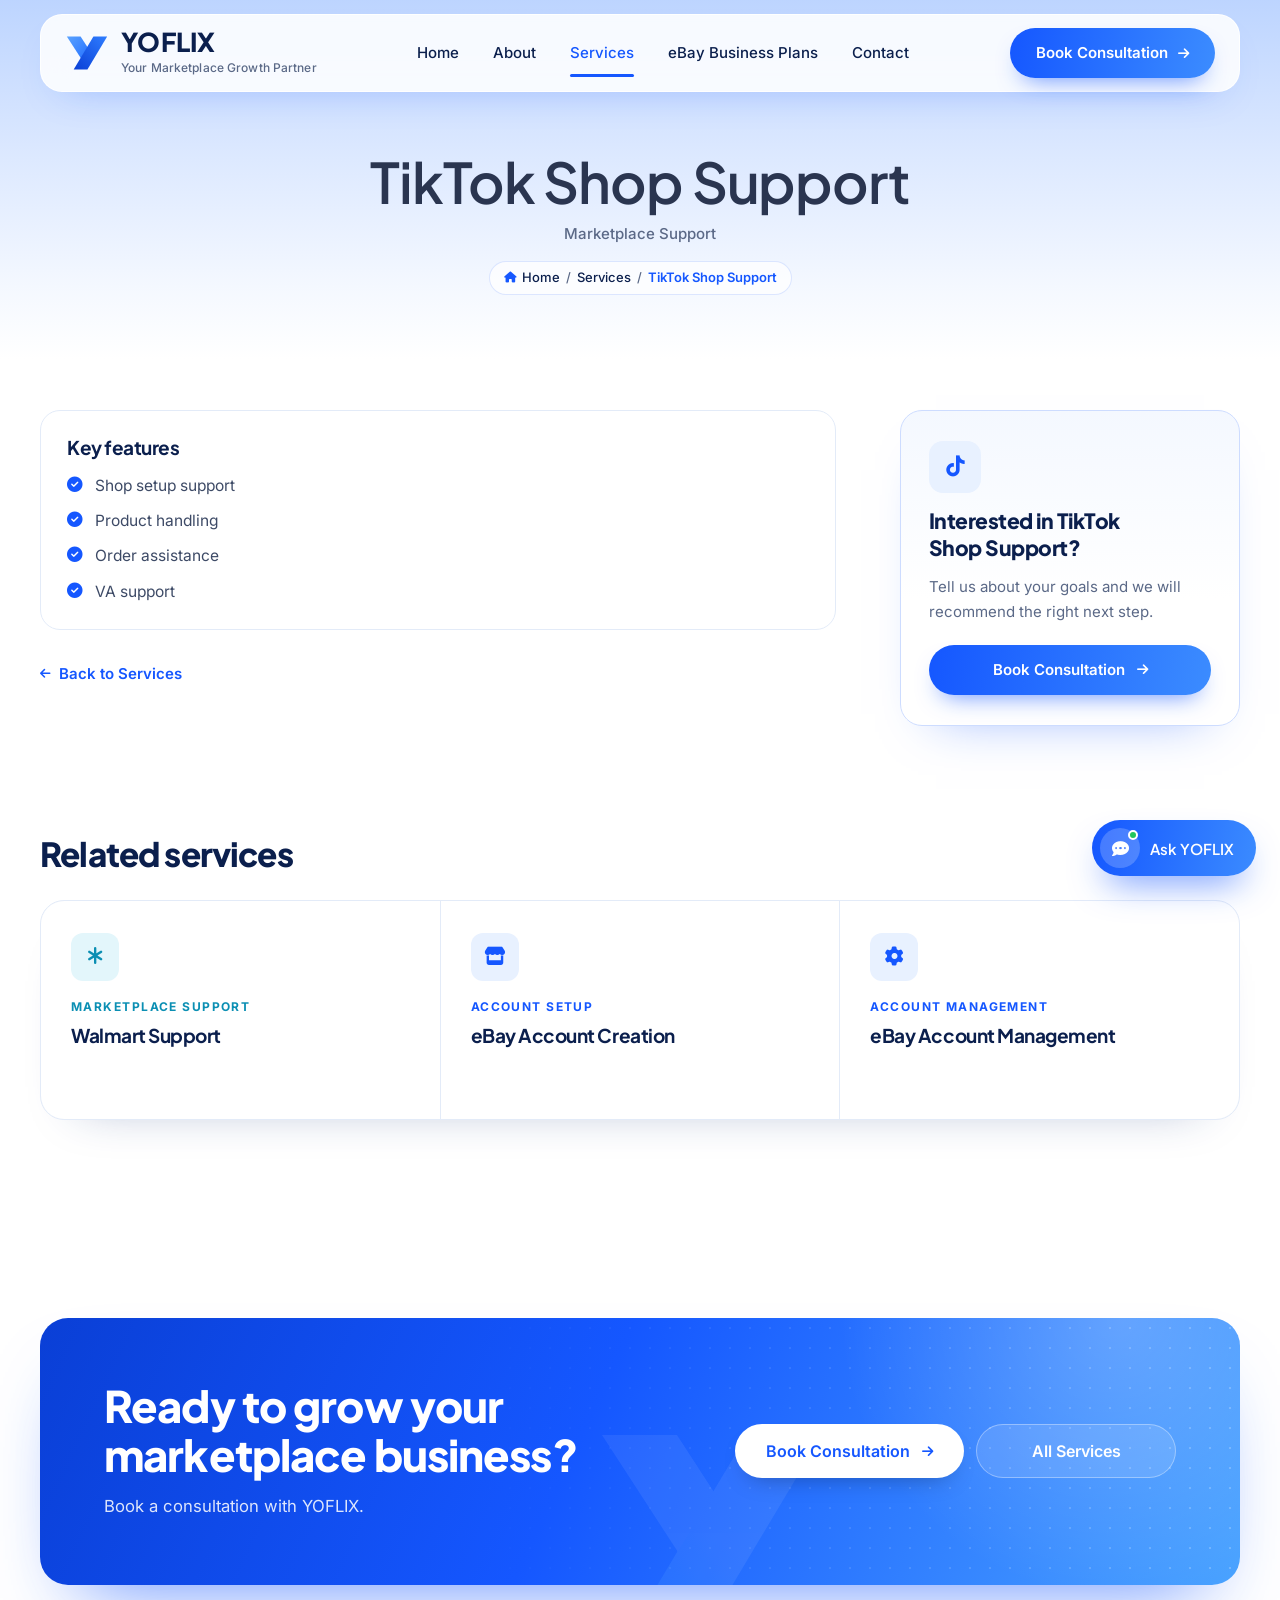
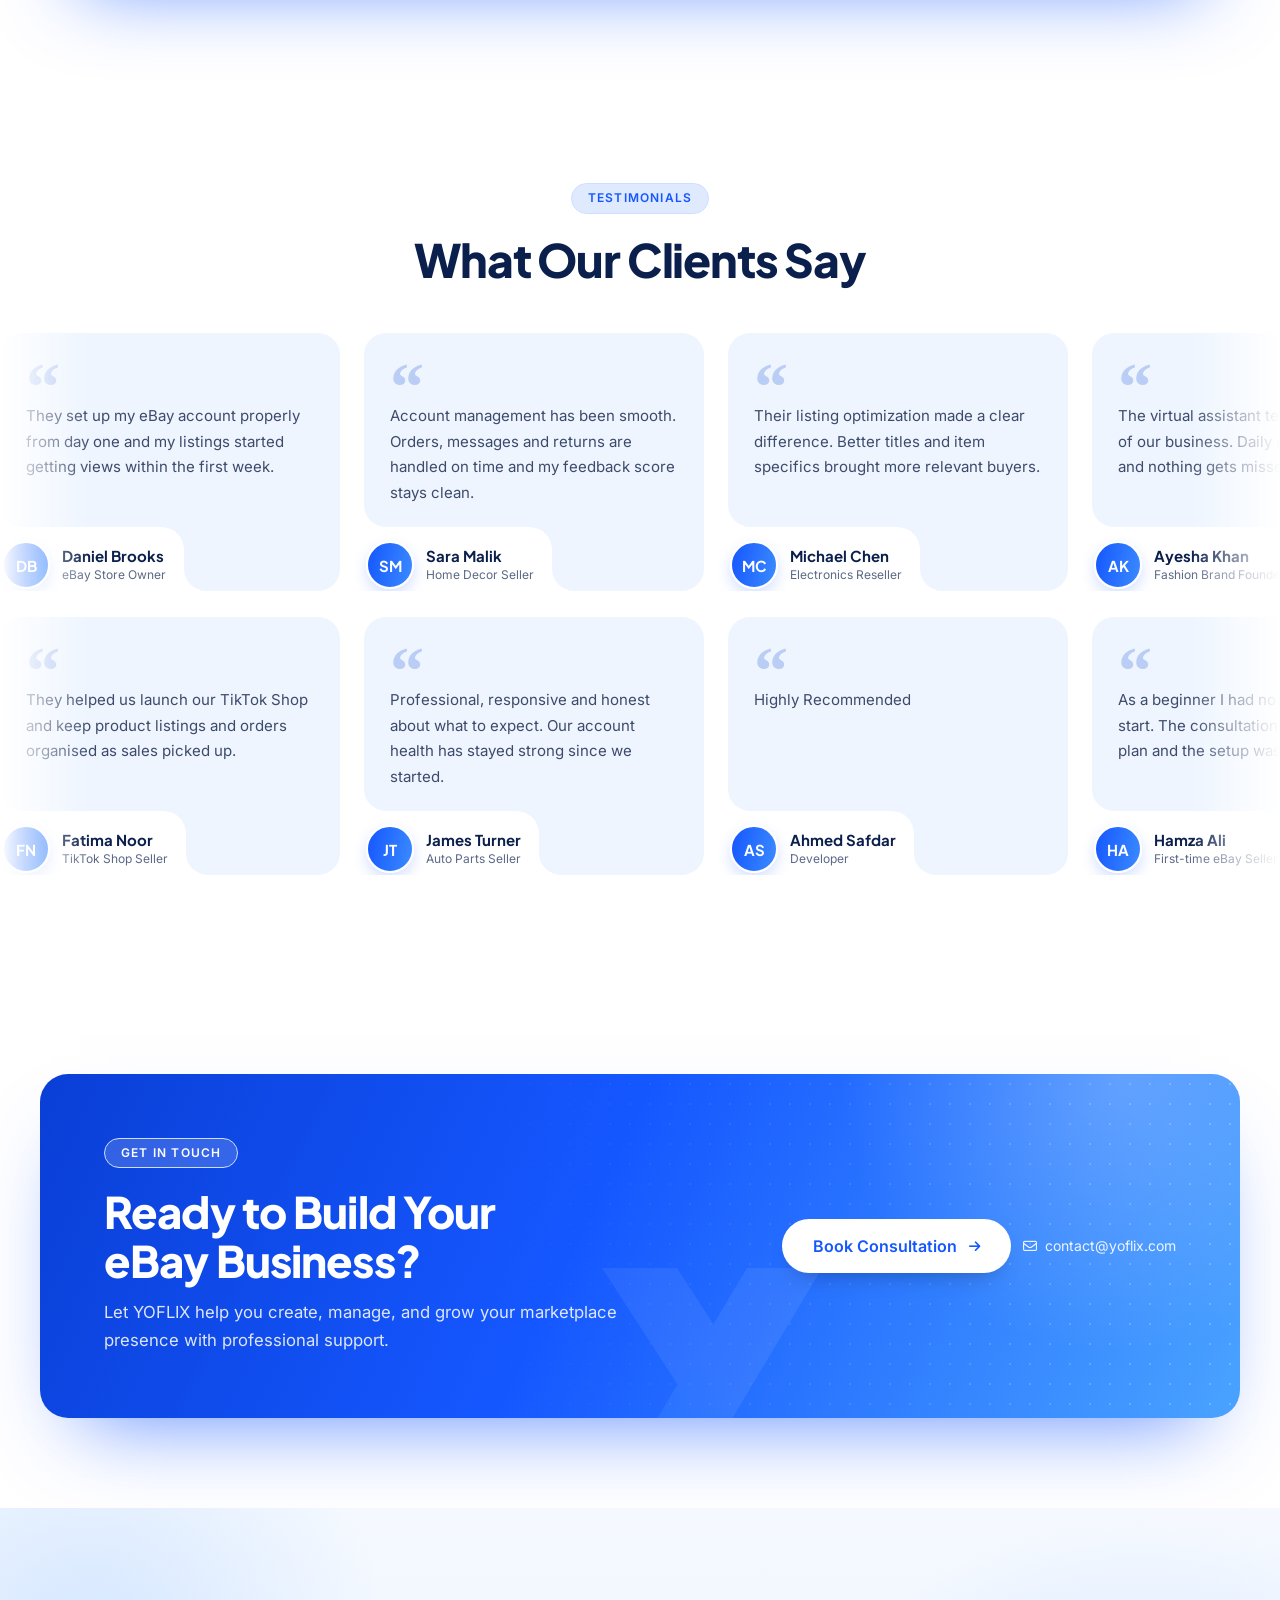
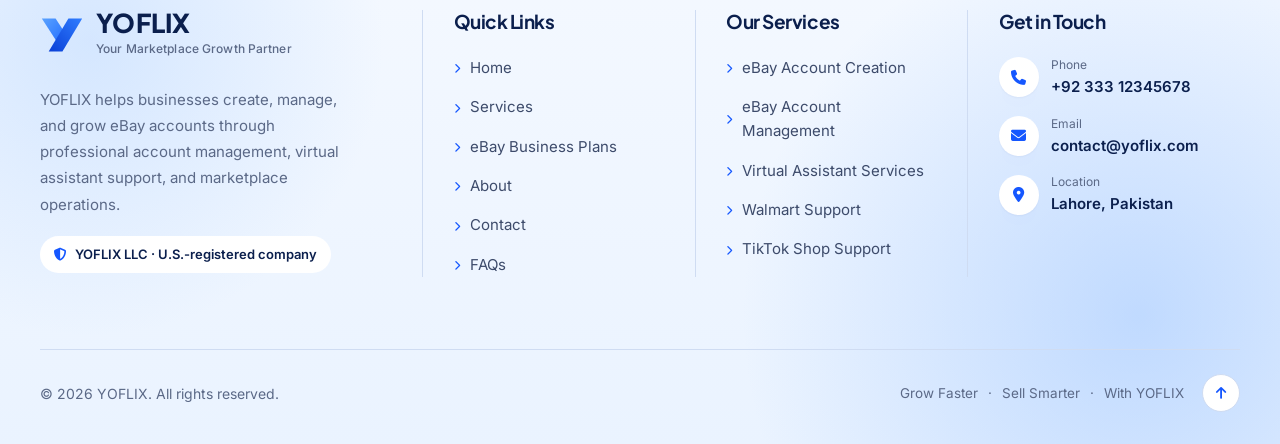
<file: services/tiktok-shop-support/index.html>
<!doctype html>
<html lang="en" class="theme-rexxsol-nova-document">
<head>
    <meta charset="utf-8">
    <meta name="viewport" content="width=device-width, initial-scale=1">
    <script>document.documentElement.classList.add('nova-js')</script>
    <title>TikTok Shop Support | YOFLIX</title>
<meta name="description" content="Placeholder demo content for local development and visual QA. This content is not a declaration of official company facts." />
<meta name="keywords" content="" />
<meta name="robots" content="noindex,nofollow" />
<meta property="og:title" content="TikTok Shop Support | YOFLIX" />
<meta property="og:description" content="Placeholder demo content for local development and visual QA. This content is not a declaration of official company facts." />
<meta name="twitter:card" content="summary_large_image" />
<meta property="og:image" content="../../assets/images/yoflix-social-share.png" />        <link rel="icon" href="../../assets/images/favicon.svg">
    <link rel="apple-touch-icon" href="../../assets/images/apple-touch-icon.png">
    <link rel="stylesheet" href="../../assets/css/fonts.css">
    <link rel="stylesheet" href="../../assets/vendor/fontawesome/css/all.min.css">
    <link rel="preload" as="style" href="../../assets/css/base.css" /><link rel="stylesheet" href="../../assets/css/base.css" />    <link rel="stylesheet" href="../../assets/css/style.css">
</head>
<body id="top" class="theme-rexxsol-nova antialiased" data-preview-theme="">
        <a class="nova-skip-link" href="#main-content">Skip to content</a>
    <div class="nova-header-slot" data-nova-header-slot data-home-page="false">
<header class="nova-header" data-nova-header data-home-page="false">
    <div class="nova-container nova-header-inner">
        <a class="nova-brand" href="../../" aria-label="Yoflix home">
            <svg class="nova-logo-mark" viewBox="0 0 48 48" aria-hidden="true" focusable="false">
    <defs>
        <linearGradient id="nova-y-KgvtZc-a" x1="0" y1="0" x2="1" y2="1"><stop offset="0" stop-color="#5aa2ff"/><stop offset="1" stop-color="#1f6bff"/></linearGradient>
        <linearGradient id="nova-y-KgvtZc-b" x1="1" y1="0" x2="0" y2="1"><stop offset="0" stop-color="#2f7dff"/><stop offset="1" stop-color="#0a3fd6"/></linearGradient>
    </defs>
    <path d="M2 6h15l11 17-7.5 11.5Z" fill="url(#nova-y-KgvtZc-a)"/>
    <path d="M31 6h15L24.5 42H9.5Z" fill="url(#nova-y-KgvtZc-b)"/>
</svg>
            <span class="nova-brand-text"><span class="nova-wordmark">Yoflix</span><small>Your Marketplace Growth Partner</small></span>
        </a>
        <nav class="nova-navigation" aria-label="Main navigation">
                                                <a href="../../"  >Home</a>
                                                                <a href="../../about/"  >About</a>
                                                                <a href="../"   aria-current="page" >Services</a>
                                                                <a href="../../ebay-business-plans/"  >eBay Business Plans</a>
                                                                <a href="../../contact/"  >Contact</a>
                                    </nav>
        <a class="nova-header-cta" href="../../contact/"><span>Book Consultation</span><i class="fa-solid fa-arrow-right" aria-hidden="true"></i></a>
        <details class="nova-mobile-menu" data-nova-menu>
            <summary aria-label="Open navigation menu" aria-controls="nova-mobile-panel"><span class="nova-burger" aria-hidden="true"><i></i><i></i></span></summary>
            <div id="nova-mobile-panel" class="nova-mobile-panel">
                <nav aria-label="Mobile navigation">
                                                                        <a href="../../" style="--i: 0"  ><small>01</small>Home</a>
                                                                                                <a href="../../about/" style="--i: 1"  ><small>02</small>About</a>
                                                                                                <a href="../" style="--i: 2"   aria-current="page" ><small>03</small>Services</a>
                                                                                                <a href="../../ebay-business-plans/" style="--i: 3"  ><small>04</small>eBay Business Plans</a>
                                                                                                <a href="../../contact/" style="--i: 4"  ><small>05</small>Contact</a>
                                                            </nav>
                <a class="nova-button nova-button-primary nova-button-lg" href="../../contact/">Book Consultation <i class="fa-solid fa-arrow-right" aria-hidden="true"></i></a>
            </div>
        </details>
    </div>
</header>
</div>
    <div class="nova-curtain" aria-hidden="true"></div>
    <div class="nova-cursor" aria-hidden="true" data-nova-cursor><span></span></div>
    <main id="main-content" tabindex="-1">
            <section class="nova-page-hero" aria-labelledby="nova-detail-title">
    <div class="nova-container nova-page-hero-inner">
        <h1 id="nova-detail-title" class="nova-enter nova-enter-1">TikTok Shop Support</h1>
        <p class="nova-page-hero-meta nova-enter nova-enter-2">Marketplace Support</p>        <nav class="nova-page-hero-crumb nova-enter nova-enter-2" aria-label="Breadcrumb">
    <a href="../../"><i class="fa-solid fa-house" aria-hidden="true"></i>Home</a><span aria-hidden="true">/</span>
    <a href="../">Services</a><span aria-hidden="true">/</span>    <span aria-current="page">TikTok Shop Support</span>
</nav>
    </div>
</section>

    <section class="nova-section nova-service-detail">
        <div class="nova-container nova-sd-layout">
            <article class="nova-sd-main">
                                
                                    <div class="nova-sd-lists">
                                                    <section aria-labelledby="nova-sd-features">
                                <h2 id="nova-sd-features">Key features</h2>
                                <ul role="list"><li><i class="fa-solid fa-circle-check" aria-hidden="true"></i>Shop setup support</li><li><i class="fa-solid fa-circle-check" aria-hidden="true"></i>Product handling</li><li><i class="fa-solid fa-circle-check" aria-hidden="true"></i>Order assistance</li><li><i class="fa-solid fa-circle-check" aria-hidden="true"></i>VA support</li></ul>
                            </section>
                                                                    </div>
                
                
                <a class="nova-link-arrow nova-link-arrow--back" href="../"><i class="fa-solid fa-arrow-left" aria-hidden="true"></i>Back to Services</a>
            </article>

            <aside class="nova-sd-aside">
                <div class="nova-sd-card">
                    <span class="nova-sd-icon" aria-hidden="true"><i class="fa-brands fa-tiktok"></i></span>
                    <h2>Interested in TikTok Shop Support?</h2>
                    <p>Tell us about your goals and we will recommend the right next step.</p>
                    <a class="nova-button nova-button-primary nova-button-block" href="../../contact/">Book Consultation <i class="fa-solid fa-arrow-right" aria-hidden="true"></i></a>
                </div>
            </aside>
        </div>
    </section>

            <section class="nova-section nova-sd-related" aria-labelledby="nova-sd-related-title">
            <div class="nova-container">
                <h2 id="nova-sd-related-title">Related services</h2>
                <ul class="nova-so-grid" style="--so-cols: 3" role="list">
                                            <li class="nova-so-cell" data-category="support" data-reveal style="--delay: 0ms">
    <span class="nova-so-icon" aria-hidden="true"><i class="fa-solid fa-asterisk"></i></span>
    <p class="nova-so-category">Marketplace Support</p>
    <h3><a href="../walmart-support/">Walmart Support</a></h3>
        <span class="nova-so-more" aria-hidden="true">Learn more <i class="fa-solid fa-arrow-right"></i></span>
</li>
                                            <li class="nova-so-cell" data-category="account" data-reveal style="--delay: 70ms">
    <span class="nova-so-icon" aria-hidden="true"><i class="fa-solid fa-store"></i></span>
    <p class="nova-so-category">Account Setup</p>
    <h3><a href="../ebay-account-creation/">eBay Account Creation</a></h3>
        <span class="nova-so-more" aria-hidden="true">Learn more <i class="fa-solid fa-arrow-right"></i></span>
</li>
                                            <li class="nova-so-cell" data-category="account" data-reveal style="--delay: 140ms">
    <span class="nova-so-icon" aria-hidden="true"><i class="fa-solid fa-gear"></i></span>
    <p class="nova-so-category">Account Management</p>
    <h3><a href="../ebay-account-management/">eBay Account Management</a></h3>
        <span class="nova-so-more" aria-hidden="true">Learn more <i class="fa-solid fa-arrow-right"></i></span>
</li>
                                    </ul>
            </div>
        </section>
    
    <section class="nova-cta" aria-labelledby="nova-service-cta-title">
    <div class="nova-container">
        <div class="nova-cta-panel" data-reveal>
            <div class="nova-cta-copy">
                                <h2 id="nova-service-cta-title">Ready to grow your marketplace business?</h2>
                <p>Book a consultation with YOFLIX.</p>            </div>
            <div class="nova-cta-actions">
                <a class="nova-button nova-button-white nova-button-lg" href="../../contact/">Book Consultation <i class="fa-solid fa-arrow-right" aria-hidden="true"></i></a>
                                    <a class="nova-button nova-button-glass nova-button-lg" href="../">All Services</a>
                                            </div>
            <span class="nova-cta-mark" aria-hidden="true"><svg class="nova-logo-mark" viewBox="0 0 48 48" aria-hidden="true" focusable="false">
    <defs>
        <linearGradient id="nova-y-JAkA44-a" x1="0" y1="0" x2="1" y2="1"><stop offset="0" stop-color="#5aa2ff"/><stop offset="1" stop-color="#1f6bff"/></linearGradient>
        <linearGradient id="nova-y-JAkA44-b" x1="1" y1="0" x2="0" y2="1"><stop offset="0" stop-color="#2f7dff"/><stop offset="1" stop-color="#0a3fd6"/></linearGradient>
    </defs>
    <path d="M2 6h15l11 17-7.5 11.5Z" fill="url(#nova-y-JAkA44-a)"/>
    <path d="M31 6h15L24.5 42H9.5Z" fill="url(#nova-y-JAkA44-b)"/>
</svg>
</span>
        </div>
    </div>
</section>
        
                    <section class="nova-section nova-testimonials" aria-labelledby="nova-testimonials-title">
        <div class="nova-container">
            <header class="nova-testimonials-head" data-reveal>
                <p class="nova-pill">Testimonials</p>
                <h2 id="nova-testimonials-title">What Our Clients Say</h2>
            </header>
        </div>

        <div class="nova-marquee" aria-label="Client testimonials">
                            <div class="nova-marquee-row">
                    <div class="nova-marquee-track" style="--marquee-duration: 80s">
                                                                                                                    <figure class="nova-quote-card" >
    <div class="nova-quote-card-body">
        <span class="nova-quote-card-mark" aria-hidden="true">“</span>
        <blockquote>They set up my eBay account properly from day one and my listings started getting views within the first week.</blockquote>
    </div>
    <div class="nova-quote-card-foot">
        <figcaption class="nova-quote-card-author">
                            <span class="nova-quote-card-avatar" aria-hidden="true">DB</span>
                        <span>
                <strong>Daniel Brooks</strong>
                <small>eBay Store Owner</small>
            </span>
        </figcaption>
        <span class="nova-quote-card-tab" aria-hidden="true"></span>
    </div>
</figure>
                                                                                            <figure class="nova-quote-card" >
    <div class="nova-quote-card-body">
        <span class="nova-quote-card-mark" aria-hidden="true">“</span>
        <blockquote>Account management has been smooth. Orders, messages and returns are handled on time and my feedback score stays clean.</blockquote>
    </div>
    <div class="nova-quote-card-foot">
        <figcaption class="nova-quote-card-author">
                            <span class="nova-quote-card-avatar" aria-hidden="true">SM</span>
                        <span>
                <strong>Sara Malik</strong>
                <small>Home Decor Seller</small>
            </span>
        </figcaption>
        <span class="nova-quote-card-tab" aria-hidden="true"></span>
    </div>
</figure>
                                                                                            <figure class="nova-quote-card" >
    <div class="nova-quote-card-body">
        <span class="nova-quote-card-mark" aria-hidden="true">“</span>
        <blockquote>Their listing optimization made a clear difference. Better titles and item specifics brought more relevant buyers.</blockquote>
    </div>
    <div class="nova-quote-card-foot">
        <figcaption class="nova-quote-card-author">
                            <span class="nova-quote-card-avatar" aria-hidden="true">MC</span>
                        <span>
                <strong>Michael Chen</strong>
                <small>Electronics Reseller</small>
            </span>
        </figcaption>
        <span class="nova-quote-card-tab" aria-hidden="true"></span>
    </div>
</figure>
                                                                                            <figure class="nova-quote-card" >
    <div class="nova-quote-card-body">
        <span class="nova-quote-card-mark" aria-hidden="true">“</span>
        <blockquote>The virtual assistant team feels like part of our business. Daily updates are clear and nothing gets missed.</blockquote>
    </div>
    <div class="nova-quote-card-foot">
        <figcaption class="nova-quote-card-author">
                            <span class="nova-quote-card-avatar" aria-hidden="true">AK</span>
                        <span>
                <strong>Ayesha Khan</strong>
                <small>Fashion Brand Founder</small>
            </span>
        </figcaption>
        <span class="nova-quote-card-tab" aria-hidden="true"></span>
    </div>
</figure>
                                                                                            <figure class="nova-quote-card" >
    <div class="nova-quote-card-body">
        <span class="nova-quote-card-mark" aria-hidden="true">“</span>
        <blockquote>Getting approved and live on Walmart felt complicated until YOFLIX walked us through every step.</blockquote>
    </div>
    <div class="nova-quote-card-foot">
        <figcaption class="nova-quote-card-author">
                            <span class="nova-quote-card-avatar" aria-hidden="true">RH</span>
                        <span>
                <strong>Robert Hayes</strong>
                <small>Walmart Marketplace Seller</small>
            </span>
        </figcaption>
        <span class="nova-quote-card-tab" aria-hidden="true"></span>
    </div>
</figure>
                                                                                            <figure class="nova-quote-card"  aria-hidden="true" >
    <div class="nova-quote-card-body">
        <span class="nova-quote-card-mark" aria-hidden="true">“</span>
        <blockquote>They set up my eBay account properly from day one and my listings started getting views within the first week.</blockquote>
    </div>
    <div class="nova-quote-card-foot">
        <figcaption class="nova-quote-card-author">
                            <span class="nova-quote-card-avatar" aria-hidden="true">DB</span>
                        <span>
                <strong>Daniel Brooks</strong>
                <small>eBay Store Owner</small>
            </span>
        </figcaption>
        <span class="nova-quote-card-tab" aria-hidden="true"></span>
    </div>
</figure>
                                                                                            <figure class="nova-quote-card"  aria-hidden="true" >
    <div class="nova-quote-card-body">
        <span class="nova-quote-card-mark" aria-hidden="true">“</span>
        <blockquote>Account management has been smooth. Orders, messages and returns are handled on time and my feedback score stays clean.</blockquote>
    </div>
    <div class="nova-quote-card-foot">
        <figcaption class="nova-quote-card-author">
                            <span class="nova-quote-card-avatar" aria-hidden="true">SM</span>
                        <span>
                <strong>Sara Malik</strong>
                <small>Home Decor Seller</small>
            </span>
        </figcaption>
        <span class="nova-quote-card-tab" aria-hidden="true"></span>
    </div>
</figure>
                                                                                            <figure class="nova-quote-card"  aria-hidden="true" >
    <div class="nova-quote-card-body">
        <span class="nova-quote-card-mark" aria-hidden="true">“</span>
        <blockquote>Their listing optimization made a clear difference. Better titles and item specifics brought more relevant buyers.</blockquote>
    </div>
    <div class="nova-quote-card-foot">
        <figcaption class="nova-quote-card-author">
                            <span class="nova-quote-card-avatar" aria-hidden="true">MC</span>
                        <span>
                <strong>Michael Chen</strong>
                <small>Electronics Reseller</small>
            </span>
        </figcaption>
        <span class="nova-quote-card-tab" aria-hidden="true"></span>
    </div>
</figure>
                                                                                            <figure class="nova-quote-card"  aria-hidden="true" >
    <div class="nova-quote-card-body">
        <span class="nova-quote-card-mark" aria-hidden="true">“</span>
        <blockquote>The virtual assistant team feels like part of our business. Daily updates are clear and nothing gets missed.</blockquote>
    </div>
    <div class="nova-quote-card-foot">
        <figcaption class="nova-quote-card-author">
                            <span class="nova-quote-card-avatar" aria-hidden="true">AK</span>
                        <span>
                <strong>Ayesha Khan</strong>
                <small>Fashion Brand Founder</small>
            </span>
        </figcaption>
        <span class="nova-quote-card-tab" aria-hidden="true"></span>
    </div>
</figure>
                                                                                            <figure class="nova-quote-card"  aria-hidden="true" >
    <div class="nova-quote-card-body">
        <span class="nova-quote-card-mark" aria-hidden="true">“</span>
        <blockquote>Getting approved and live on Walmart felt complicated until YOFLIX walked us through every step.</blockquote>
    </div>
    <div class="nova-quote-card-foot">
        <figcaption class="nova-quote-card-author">
                            <span class="nova-quote-card-avatar" aria-hidden="true">RH</span>
                        <span>
                <strong>Robert Hayes</strong>
                <small>Walmart Marketplace Seller</small>
            </span>
        </figcaption>
        <span class="nova-quote-card-tab" aria-hidden="true"></span>
    </div>
</figure>
                                                                                                                                                <figure class="nova-quote-card"  aria-hidden="true" >
    <div class="nova-quote-card-body">
        <span class="nova-quote-card-mark" aria-hidden="true">“</span>
        <blockquote>They set up my eBay account properly from day one and my listings started getting views within the first week.</blockquote>
    </div>
    <div class="nova-quote-card-foot">
        <figcaption class="nova-quote-card-author">
                            <span class="nova-quote-card-avatar" aria-hidden="true">DB</span>
                        <span>
                <strong>Daniel Brooks</strong>
                <small>eBay Store Owner</small>
            </span>
        </figcaption>
        <span class="nova-quote-card-tab" aria-hidden="true"></span>
    </div>
</figure>
                                                                                            <figure class="nova-quote-card"  aria-hidden="true" >
    <div class="nova-quote-card-body">
        <span class="nova-quote-card-mark" aria-hidden="true">“</span>
        <blockquote>Account management has been smooth. Orders, messages and returns are handled on time and my feedback score stays clean.</blockquote>
    </div>
    <div class="nova-quote-card-foot">
        <figcaption class="nova-quote-card-author">
                            <span class="nova-quote-card-avatar" aria-hidden="true">SM</span>
                        <span>
                <strong>Sara Malik</strong>
                <small>Home Decor Seller</small>
            </span>
        </figcaption>
        <span class="nova-quote-card-tab" aria-hidden="true"></span>
    </div>
</figure>
                                                                                            <figure class="nova-quote-card"  aria-hidden="true" >
    <div class="nova-quote-card-body">
        <span class="nova-quote-card-mark" aria-hidden="true">“</span>
        <blockquote>Their listing optimization made a clear difference. Better titles and item specifics brought more relevant buyers.</blockquote>
    </div>
    <div class="nova-quote-card-foot">
        <figcaption class="nova-quote-card-author">
                            <span class="nova-quote-card-avatar" aria-hidden="true">MC</span>
                        <span>
                <strong>Michael Chen</strong>
                <small>Electronics Reseller</small>
            </span>
        </figcaption>
        <span class="nova-quote-card-tab" aria-hidden="true"></span>
    </div>
</figure>
                                                                                            <figure class="nova-quote-card"  aria-hidden="true" >
    <div class="nova-quote-card-body">
        <span class="nova-quote-card-mark" aria-hidden="true">“</span>
        <blockquote>The virtual assistant team feels like part of our business. Daily updates are clear and nothing gets missed.</blockquote>
    </div>
    <div class="nova-quote-card-foot">
        <figcaption class="nova-quote-card-author">
                            <span class="nova-quote-card-avatar" aria-hidden="true">AK</span>
                        <span>
                <strong>Ayesha Khan</strong>
                <small>Fashion Brand Founder</small>
            </span>
        </figcaption>
        <span class="nova-quote-card-tab" aria-hidden="true"></span>
    </div>
</figure>
                                                                                            <figure class="nova-quote-card"  aria-hidden="true" >
    <div class="nova-quote-card-body">
        <span class="nova-quote-card-mark" aria-hidden="true">“</span>
        <blockquote>Getting approved and live on Walmart felt complicated until YOFLIX walked us through every step.</blockquote>
    </div>
    <div class="nova-quote-card-foot">
        <figcaption class="nova-quote-card-author">
                            <span class="nova-quote-card-avatar" aria-hidden="true">RH</span>
                        <span>
                <strong>Robert Hayes</strong>
                <small>Walmart Marketplace Seller</small>
            </span>
        </figcaption>
        <span class="nova-quote-card-tab" aria-hidden="true"></span>
    </div>
</figure>
                                                                                            <figure class="nova-quote-card"  aria-hidden="true" >
    <div class="nova-quote-card-body">
        <span class="nova-quote-card-mark" aria-hidden="true">“</span>
        <blockquote>They set up my eBay account properly from day one and my listings started getting views within the first week.</blockquote>
    </div>
    <div class="nova-quote-card-foot">
        <figcaption class="nova-quote-card-author">
                            <span class="nova-quote-card-avatar" aria-hidden="true">DB</span>
                        <span>
                <strong>Daniel Brooks</strong>
                <small>eBay Store Owner</small>
            </span>
        </figcaption>
        <span class="nova-quote-card-tab" aria-hidden="true"></span>
    </div>
</figure>
                                                                                            <figure class="nova-quote-card"  aria-hidden="true" >
    <div class="nova-quote-card-body">
        <span class="nova-quote-card-mark" aria-hidden="true">“</span>
        <blockquote>Account management has been smooth. Orders, messages and returns are handled on time and my feedback score stays clean.</blockquote>
    </div>
    <div class="nova-quote-card-foot">
        <figcaption class="nova-quote-card-author">
                            <span class="nova-quote-card-avatar" aria-hidden="true">SM</span>
                        <span>
                <strong>Sara Malik</strong>
                <small>Home Decor Seller</small>
            </span>
        </figcaption>
        <span class="nova-quote-card-tab" aria-hidden="true"></span>
    </div>
</figure>
                                                                                            <figure class="nova-quote-card"  aria-hidden="true" >
    <div class="nova-quote-card-body">
        <span class="nova-quote-card-mark" aria-hidden="true">“</span>
        <blockquote>Their listing optimization made a clear difference. Better titles and item specifics brought more relevant buyers.</blockquote>
    </div>
    <div class="nova-quote-card-foot">
        <figcaption class="nova-quote-card-author">
                            <span class="nova-quote-card-avatar" aria-hidden="true">MC</span>
                        <span>
                <strong>Michael Chen</strong>
                <small>Electronics Reseller</small>
            </span>
        </figcaption>
        <span class="nova-quote-card-tab" aria-hidden="true"></span>
    </div>
</figure>
                                                                                            <figure class="nova-quote-card"  aria-hidden="true" >
    <div class="nova-quote-card-body">
        <span class="nova-quote-card-mark" aria-hidden="true">“</span>
        <blockquote>The virtual assistant team feels like part of our business. Daily updates are clear and nothing gets missed.</blockquote>
    </div>
    <div class="nova-quote-card-foot">
        <figcaption class="nova-quote-card-author">
                            <span class="nova-quote-card-avatar" aria-hidden="true">AK</span>
                        <span>
                <strong>Ayesha Khan</strong>
                <small>Fashion Brand Founder</small>
            </span>
        </figcaption>
        <span class="nova-quote-card-tab" aria-hidden="true"></span>
    </div>
</figure>
                                                                                            <figure class="nova-quote-card"  aria-hidden="true" >
    <div class="nova-quote-card-body">
        <span class="nova-quote-card-mark" aria-hidden="true">“</span>
        <blockquote>Getting approved and live on Walmart felt complicated until YOFLIX walked us through every step.</blockquote>
    </div>
    <div class="nova-quote-card-foot">
        <figcaption class="nova-quote-card-author">
                            <span class="nova-quote-card-avatar" aria-hidden="true">RH</span>
                        <span>
                <strong>Robert Hayes</strong>
                <small>Walmart Marketplace Seller</small>
            </span>
        </figcaption>
        <span class="nova-quote-card-tab" aria-hidden="true"></span>
    </div>
</figure>
                                                                        </div>
                </div>
                            <div class="nova-marquee-row is-reverse">
                    <div class="nova-marquee-track" style="--marquee-duration: 64s">
                                                                                                                    <figure class="nova-quote-card" >
    <div class="nova-quote-card-body">
        <span class="nova-quote-card-mark" aria-hidden="true">“</span>
        <blockquote>They helped us launch our TikTok Shop and keep product listings and orders organised as sales picked up.</blockquote>
    </div>
    <div class="nova-quote-card-foot">
        <figcaption class="nova-quote-card-author">
                            <span class="nova-quote-card-avatar" aria-hidden="true">FN</span>
                        <span>
                <strong>Fatima Noor</strong>
                <small>TikTok Shop Seller</small>
            </span>
        </figcaption>
        <span class="nova-quote-card-tab" aria-hidden="true"></span>
    </div>
</figure>
                                                                                            <figure class="nova-quote-card" >
    <div class="nova-quote-card-body">
        <span class="nova-quote-card-mark" aria-hidden="true">“</span>
        <blockquote>Professional, responsive and honest about what to expect. Our account health has stayed strong since we started.</blockquote>
    </div>
    <div class="nova-quote-card-foot">
        <figcaption class="nova-quote-card-author">
                            <span class="nova-quote-card-avatar" aria-hidden="true">JT</span>
                        <span>
                <strong>James Turner</strong>
                <small>Auto Parts Seller</small>
            </span>
        </figcaption>
        <span class="nova-quote-card-tab" aria-hidden="true"></span>
    </div>
</figure>
                                                                                            <figure class="nova-quote-card" >
    <div class="nova-quote-card-body">
        <span class="nova-quote-card-mark" aria-hidden="true">“</span>
        <blockquote>Highly Recommended</blockquote>
    </div>
    <div class="nova-quote-card-foot">
        <figcaption class="nova-quote-card-author">
                            <span class="nova-quote-card-avatar" aria-hidden="true">AS</span>
                        <span>
                <strong>Ahmed Safdar</strong>
                <small>Developer</small>
            </span>
        </figcaption>
        <span class="nova-quote-card-tab" aria-hidden="true"></span>
    </div>
</figure>
                                                                                            <figure class="nova-quote-card" >
    <div class="nova-quote-card-body">
        <span class="nova-quote-card-mark" aria-hidden="true">“</span>
        <blockquote>As a beginner I had no idea where to start. The consultation gave me a clear plan and the setup was done right.</blockquote>
    </div>
    <div class="nova-quote-card-foot">
        <figcaption class="nova-quote-card-author">
                            <span class="nova-quote-card-avatar" aria-hidden="true">HA</span>
                        <span>
                <strong>Hamza Ali</strong>
                <small>First-time eBay Seller</small>
            </span>
        </figcaption>
        <span class="nova-quote-card-tab" aria-hidden="true"></span>
    </div>
</figure>
                                                                                            <figure class="nova-quote-card"  aria-hidden="true" >
    <div class="nova-quote-card-body">
        <span class="nova-quote-card-mark" aria-hidden="true">“</span>
        <blockquote>They helped us launch our TikTok Shop and keep product listings and orders organised as sales picked up.</blockquote>
    </div>
    <div class="nova-quote-card-foot">
        <figcaption class="nova-quote-card-author">
                            <span class="nova-quote-card-avatar" aria-hidden="true">FN</span>
                        <span>
                <strong>Fatima Noor</strong>
                <small>TikTok Shop Seller</small>
            </span>
        </figcaption>
        <span class="nova-quote-card-tab" aria-hidden="true"></span>
    </div>
</figure>
                                                                                            <figure class="nova-quote-card"  aria-hidden="true" >
    <div class="nova-quote-card-body">
        <span class="nova-quote-card-mark" aria-hidden="true">“</span>
        <blockquote>Professional, responsive and honest about what to expect. Our account health has stayed strong since we started.</blockquote>
    </div>
    <div class="nova-quote-card-foot">
        <figcaption class="nova-quote-card-author">
                            <span class="nova-quote-card-avatar" aria-hidden="true">JT</span>
                        <span>
                <strong>James Turner</strong>
                <small>Auto Parts Seller</small>
            </span>
        </figcaption>
        <span class="nova-quote-card-tab" aria-hidden="true"></span>
    </div>
</figure>
                                                                                            <figure class="nova-quote-card"  aria-hidden="true" >
    <div class="nova-quote-card-body">
        <span class="nova-quote-card-mark" aria-hidden="true">“</span>
        <blockquote>Highly Recommended</blockquote>
    </div>
    <div class="nova-quote-card-foot">
        <figcaption class="nova-quote-card-author">
                            <span class="nova-quote-card-avatar" aria-hidden="true">AS</span>
                        <span>
                <strong>Ahmed Safdar</strong>
                <small>Developer</small>
            </span>
        </figcaption>
        <span class="nova-quote-card-tab" aria-hidden="true"></span>
    </div>
</figure>
                                                                                            <figure class="nova-quote-card"  aria-hidden="true" >
    <div class="nova-quote-card-body">
        <span class="nova-quote-card-mark" aria-hidden="true">“</span>
        <blockquote>As a beginner I had no idea where to start. The consultation gave me a clear plan and the setup was done right.</blockquote>
    </div>
    <div class="nova-quote-card-foot">
        <figcaption class="nova-quote-card-author">
                            <span class="nova-quote-card-avatar" aria-hidden="true">HA</span>
                        <span>
                <strong>Hamza Ali</strong>
                <small>First-time eBay Seller</small>
            </span>
        </figcaption>
        <span class="nova-quote-card-tab" aria-hidden="true"></span>
    </div>
</figure>
                                                                                                                                                <figure class="nova-quote-card"  aria-hidden="true" >
    <div class="nova-quote-card-body">
        <span class="nova-quote-card-mark" aria-hidden="true">“</span>
        <blockquote>They helped us launch our TikTok Shop and keep product listings and orders organised as sales picked up.</blockquote>
    </div>
    <div class="nova-quote-card-foot">
        <figcaption class="nova-quote-card-author">
                            <span class="nova-quote-card-avatar" aria-hidden="true">FN</span>
                        <span>
                <strong>Fatima Noor</strong>
                <small>TikTok Shop Seller</small>
            </span>
        </figcaption>
        <span class="nova-quote-card-tab" aria-hidden="true"></span>
    </div>
</figure>
                                                                                            <figure class="nova-quote-card"  aria-hidden="true" >
    <div class="nova-quote-card-body">
        <span class="nova-quote-card-mark" aria-hidden="true">“</span>
        <blockquote>Professional, responsive and honest about what to expect. Our account health has stayed strong since we started.</blockquote>
    </div>
    <div class="nova-quote-card-foot">
        <figcaption class="nova-quote-card-author">
                            <span class="nova-quote-card-avatar" aria-hidden="true">JT</span>
                        <span>
                <strong>James Turner</strong>
                <small>Auto Parts Seller</small>
            </span>
        </figcaption>
        <span class="nova-quote-card-tab" aria-hidden="true"></span>
    </div>
</figure>
                                                                                            <figure class="nova-quote-card"  aria-hidden="true" >
    <div class="nova-quote-card-body">
        <span class="nova-quote-card-mark" aria-hidden="true">“</span>
        <blockquote>Highly Recommended</blockquote>
    </div>
    <div class="nova-quote-card-foot">
        <figcaption class="nova-quote-card-author">
                            <span class="nova-quote-card-avatar" aria-hidden="true">AS</span>
                        <span>
                <strong>Ahmed Safdar</strong>
                <small>Developer</small>
            </span>
        </figcaption>
        <span class="nova-quote-card-tab" aria-hidden="true"></span>
    </div>
</figure>
                                                                                            <figure class="nova-quote-card"  aria-hidden="true" >
    <div class="nova-quote-card-body">
        <span class="nova-quote-card-mark" aria-hidden="true">“</span>
        <blockquote>As a beginner I had no idea where to start. The consultation gave me a clear plan and the setup was done right.</blockquote>
    </div>
    <div class="nova-quote-card-foot">
        <figcaption class="nova-quote-card-author">
                            <span class="nova-quote-card-avatar" aria-hidden="true">HA</span>
                        <span>
                <strong>Hamza Ali</strong>
                <small>First-time eBay Seller</small>
            </span>
        </figcaption>
        <span class="nova-quote-card-tab" aria-hidden="true"></span>
    </div>
</figure>
                                                                                            <figure class="nova-quote-card"  aria-hidden="true" >
    <div class="nova-quote-card-body">
        <span class="nova-quote-card-mark" aria-hidden="true">“</span>
        <blockquote>They helped us launch our TikTok Shop and keep product listings and orders organised as sales picked up.</blockquote>
    </div>
    <div class="nova-quote-card-foot">
        <figcaption class="nova-quote-card-author">
                            <span class="nova-quote-card-avatar" aria-hidden="true">FN</span>
                        <span>
                <strong>Fatima Noor</strong>
                <small>TikTok Shop Seller</small>
            </span>
        </figcaption>
        <span class="nova-quote-card-tab" aria-hidden="true"></span>
    </div>
</figure>
                                                                                            <figure class="nova-quote-card"  aria-hidden="true" >
    <div class="nova-quote-card-body">
        <span class="nova-quote-card-mark" aria-hidden="true">“</span>
        <blockquote>Professional, responsive and honest about what to expect. Our account health has stayed strong since we started.</blockquote>
    </div>
    <div class="nova-quote-card-foot">
        <figcaption class="nova-quote-card-author">
                            <span class="nova-quote-card-avatar" aria-hidden="true">JT</span>
                        <span>
                <strong>James Turner</strong>
                <small>Auto Parts Seller</small>
            </span>
        </figcaption>
        <span class="nova-quote-card-tab" aria-hidden="true"></span>
    </div>
</figure>
                                                                                            <figure class="nova-quote-card"  aria-hidden="true" >
    <div class="nova-quote-card-body">
        <span class="nova-quote-card-mark" aria-hidden="true">“</span>
        <blockquote>Highly Recommended</blockquote>
    </div>
    <div class="nova-quote-card-foot">
        <figcaption class="nova-quote-card-author">
                            <span class="nova-quote-card-avatar" aria-hidden="true">AS</span>
                        <span>
                <strong>Ahmed Safdar</strong>
                <small>Developer</small>
            </span>
        </figcaption>
        <span class="nova-quote-card-tab" aria-hidden="true"></span>
    </div>
</figure>
                                                                                            <figure class="nova-quote-card"  aria-hidden="true" >
    <div class="nova-quote-card-body">
        <span class="nova-quote-card-mark" aria-hidden="true">“</span>
        <blockquote>As a beginner I had no idea where to start. The consultation gave me a clear plan and the setup was done right.</blockquote>
    </div>
    <div class="nova-quote-card-foot">
        <figcaption class="nova-quote-card-author">
                            <span class="nova-quote-card-avatar" aria-hidden="true">HA</span>
                        <span>
                <strong>Hamza Ali</strong>
                <small>First-time eBay Seller</small>
            </span>
        </figcaption>
        <span class="nova-quote-card-tab" aria-hidden="true"></span>
    </div>
</figure>
                                                                        </div>
                </div>
                    </div>
    </section>
                
            </main>
    
            <section class="nova-cta" aria-labelledby="nova-project-cta-title">
    <div class="nova-container">
        <div class="nova-cta-panel" data-reveal>
            <div class="nova-cta-copy">
                <p class="nova-pill nova-pill--light">Get in touch</p>                <h2 id="nova-project-cta-title">Ready to Build Your eBay Business?</h2>
                <p>Let YOFLIX help you create, manage, and grow your marketplace presence with professional support.</p>            </div>
            <div class="nova-cta-actions">
                <a class="nova-button nova-button-white nova-button-lg" href="../../contact/">Book Consultation <i class="fa-solid fa-arrow-right" aria-hidden="true"></i></a>
                                <a class="nova-cta-email" href="mailto:contact@yoflix.com"><i class="fa-regular fa-envelope" aria-hidden="true"></i>contact@yoflix.com</a>            </div>
            <span class="nova-cta-mark" aria-hidden="true"><svg class="nova-logo-mark" viewBox="0 0 48 48" aria-hidden="true" focusable="false">
    <defs>
        <linearGradient id="nova-y-HSdYfT-a" x1="0" y1="0" x2="1" y2="1"><stop offset="0" stop-color="#5aa2ff"/><stop offset="1" stop-color="#1f6bff"/></linearGradient>
        <linearGradient id="nova-y-HSdYfT-b" x1="1" y1="0" x2="0" y2="1"><stop offset="0" stop-color="#2f7dff"/><stop offset="1" stop-color="#0a3fd6"/></linearGradient>
    </defs>
    <path d="M2 6h15l11 17-7.5 11.5Z" fill="url(#nova-y-HSdYfT-a)"/>
    <path d="M31 6h15L24.5 42H9.5Z" fill="url(#nova-y-HSdYfT-b)"/>
</svg>
</span>
        </div>
    </div>
</section>
        <footer class="nova-footer nova-premium-footer">
    <div class="nova-bg-shapes nova-bg-shapes--footer" aria-hidden="true"><span></span><span></span></div>
    <div class="nova-container">
        <div class="nova-footer-grid">
            <section class="nova-footer-brand" aria-label="About Yoflix">
                <a class="nova-brand" href="../../" aria-label="Yoflix home"><svg class="nova-logo-mark" viewBox="0 0 48 48" aria-hidden="true" focusable="false">
    <defs>
        <linearGradient id="nova-y-dcgJHL-a" x1="0" y1="0" x2="1" y2="1"><stop offset="0" stop-color="#5aa2ff"/><stop offset="1" stop-color="#1f6bff"/></linearGradient>
        <linearGradient id="nova-y-dcgJHL-b" x1="1" y1="0" x2="0" y2="1"><stop offset="0" stop-color="#2f7dff"/><stop offset="1" stop-color="#0a3fd6"/></linearGradient>
    </defs>
    <path d="M2 6h15l11 17-7.5 11.5Z" fill="url(#nova-y-dcgJHL-a)"/>
    <path d="M31 6h15L24.5 42H9.5Z" fill="url(#nova-y-dcgJHL-b)"/>
</svg>
<span class="nova-brand-text"><strong class="nova-premium-footer-wordmark">Yoflix</strong><small>Your Marketplace Growth Partner</small></span></a>
                <p>YOFLIX helps businesses create, manage, and grow eBay accounts through professional account management, virtual assistant support, and marketplace operations.</p>                <p class="nova-footer-legal-badge"><i class="fa-solid fa-shield-halved" aria-hidden="true"></i>YOFLIX LLC · U.S.-registered company</p>
                            </section>

                            <nav class="nova-footer-nav" aria-label="Company">
                    <h2>Quick Links</h2>
                    <ul role="list">
                                                    <li><a href="../../" ><i class="fa-solid fa-chevron-right" aria-hidden="true"></i>Home</a></li>
                                                    <li><a href="../" ><i class="fa-solid fa-chevron-right" aria-hidden="true"></i>Services</a></li>
                                                    <li><a href="../../ebay-business-plans/" ><i class="fa-solid fa-chevron-right" aria-hidden="true"></i>eBay Business Plans</a></li>
                                                    <li><a href="../../about/" ><i class="fa-solid fa-chevron-right" aria-hidden="true"></i>About</a></li>
                                                    <li><a href="../../contact/" ><i class="fa-solid fa-chevron-right" aria-hidden="true"></i>Contact</a></li>
                                                    <li><a href="../../faqs/" ><i class="fa-solid fa-chevron-right" aria-hidden="true"></i>FAQs</a></li>
                                            </ul>
                </nav>
            
                            <nav class="nova-footer-nav" aria-label="Our Services">
                    <h2>Our Services</h2>
                    <ul role="list">
                                                    <li><a href="../#service-ebay-account-creation"><i class="fa-solid fa-chevron-right" aria-hidden="true"></i>eBay Account Creation</a></li>
                                                    <li><a href="../#service-ebay-account-management"><i class="fa-solid fa-chevron-right" aria-hidden="true"></i>eBay Account Management</a></li>
                                                    <li><a href="../#service-virtual-assistant-services"><i class="fa-solid fa-chevron-right" aria-hidden="true"></i>Virtual Assistant Services</a></li>
                                                    <li><a href="../#service-walmart-support"><i class="fa-solid fa-chevron-right" aria-hidden="true"></i>Walmart Support</a></li>
                                                    <li><a href="../#service-tiktok-shop-support"><i class="fa-solid fa-chevron-right" aria-hidden="true"></i>TikTok Shop Support</a></li>
                                            </ul>
                </nav>
            
            <section class="nova-footer-contact" aria-labelledby="nova-footer-contact-heading">
                <h2 id="nova-footer-contact-heading">Get in Touch</h2>
                <ul role="list">
                                            <li><span class="nova-icon-circle nova-icon-circle--sm" aria-hidden="true"><i class="fa-solid fa-phone"></i></span><span><small>Phone</small><a href="tel:+9233312345678">+92 333 12345678</a></span></li>
                                                                <li><span class="nova-icon-circle nova-icon-circle--sm" aria-hidden="true"><i class="fa-solid fa-envelope"></i></span><span><small>Email</small><a href="mailto:contact@yoflix.com">contact@yoflix.com</a></span></li>
                                                                                    <li><span class="nova-icon-circle nova-icon-circle--sm" aria-hidden="true"><i class="fa-solid fa-location-dot"></i></span><span><small>Location</small><a href="https://maps.google.com/?q=Lahore%2C+Pakistan" target="_blank" rel="noopener noreferrer">Lahore, Pakistan</a></span></li>
                                    </ul>
            </section>
        </div>

        <div class="nova-footer-bottom">
            <p>© 2026 YOFLIX. All rights reserved.</p>
                        <div class="nova-footer-motto">
                <span>Grow Faster</span><span>Sell Smarter</span><span>With YOFLIX</span>
                <button type="button" class="nova-back-to-top" data-nova-back-to-top aria-label="Back to top"><i class="fa-solid fa-arrow-up" aria-hidden="true"></i></button>
            </div>
        </div>
    </div>
</footer>
                <div
    class="nova-chat"
    data-ai-chat
>
    <button class="nova-chat-launcher" type="button" data-launcher aria-expanded="false" aria-controls="nova-chat-panel" aria-label="Open YOFLIX Assistant" hidden>
        <span class="nova-chat-launcher-icon"><i class="fa-solid fa-comment-dots" aria-hidden="true"></i></span>
        <span class="nova-chat-launcher-label">Ask YOFLIX</span>
    </button>

    <section class="nova-chat-panel" id="nova-chat-panel" data-panel role="dialog" aria-modal="false" aria-labelledby="nova-chat-name" hidden>
        <header class="nova-chat-header">
            <div class="nova-chat-avatar" data-avatar aria-hidden="true"><i class="fa-solid fa-robot"></i></div>
            <div class="nova-chat-identity">
                <h2 id="nova-chat-name" data-name>YOFLIX Assistant</h2>
                <p><span class="nova-chat-online" aria-hidden="true"></span><span data-description>Online</span></p>
            </div>
            <button class="nova-chat-icon-button" type="button" data-reset aria-label="Start a new conversation" title="New conversation"><i class="fa-solid fa-rotate-left" aria-hidden="true"></i></button>
            <button class="nova-chat-icon-button" type="button" data-close aria-label="Close chat" title="Close"><i class="fa-solid fa-xmark" aria-hidden="true"></i></button>
        </header>

        <div class="nova-chat-messages" data-messages role="log" aria-live="polite" aria-relevant="additions text">
            <p class="nova-chat-message is-assistant" data-welcome></p>
        </div>
        <div class="nova-chat-suggestions" data-suggestions aria-label="Suggested questions"></div>
        <p class="nova-chat-error" data-error role="alert" hidden></p>

        <form class="nova-chat-form" data-chat-form>
            <label class="sr-only" for="nova-chat-input">Your message</label>
            <textarea id="nova-chat-input" name="message" rows="1" maxlength="1200" data-message-input></textarea>
            <button type="submit" data-send aria-label="Send message"><i class="fa-solid fa-arrow-up" aria-hidden="true"></i></button>
        </form>

        <div class="nova-chat-footer">
            <a data-contact href="../../contact/"><i class="fa-regular fa-envelope" aria-hidden="true"></i> Contact us</a>
            <a data-quotation href="../../contact/"><i class="fa-regular fa-calendar" aria-hidden="true"></i> Book consultation</a>
            <button type="button" data-lead-open hidden><i class="fa-regular fa-paper-plane" aria-hidden="true"></i> Send inquiry</button>
        </div>

        <form class="nova-chat-lead" name="chat-inquiry" method="POST" data-netlify="true" data-lead-form hidden>
            <input type="hidden" name="form-name" value="chat-inquiry">
            <h3>Tell us about your business</h3>
            <label>Name<input name="name" maxlength="120" autocomplete="name" required></label>
            <div class="nova-chat-lead-row">
                <label>Email<input name="email" type="email" maxlength="255" autocomplete="email"></label>
                <label>Phone<input name="phone" type="tel" maxlength="40" autocomplete="tel"></label>
            </div>
            <label>Service of interest<input name="service_interest" maxlength="160" placeholder="e.g. eBay Account Management"></label>
            <label>Details<textarea name="project_details" rows="3" maxlength="3000" required></textarea></label>
            <label class="nova-chat-consent"><input type="checkbox" name="consent" value="1" required> I agree to be contacted about this inquiry.</label>
            <p class="nova-chat-lead-error" data-lead-error role="alert" hidden></p>
            <div class="nova-chat-lead-actions"><button type="button" data-lead-cancel>Cancel</button><button type="submit">Submit inquiry</button></div>
        </form>
        <span class="sr-only" data-status aria-live="polite"></span>
    </section>
</div>
        <script src="../../assets/js/main.js" defer></script>
    </body>
</html>
</file>
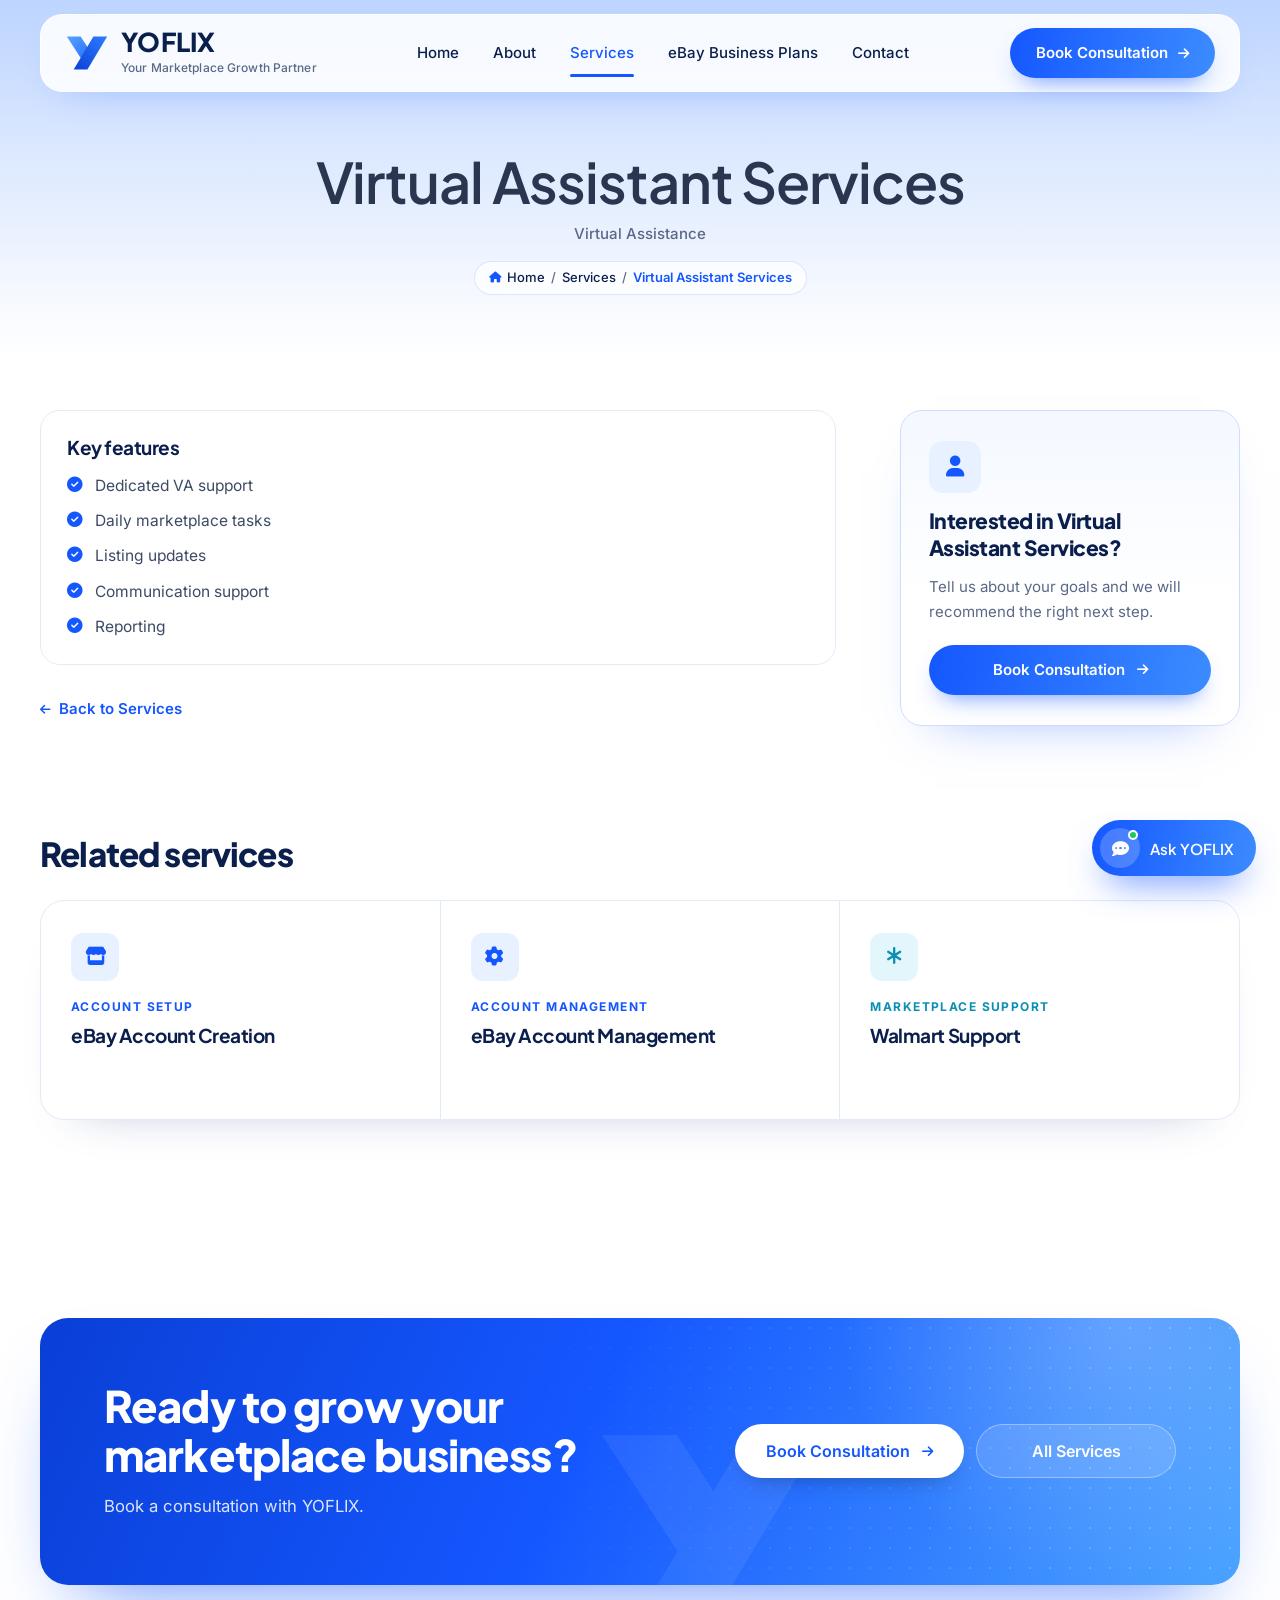
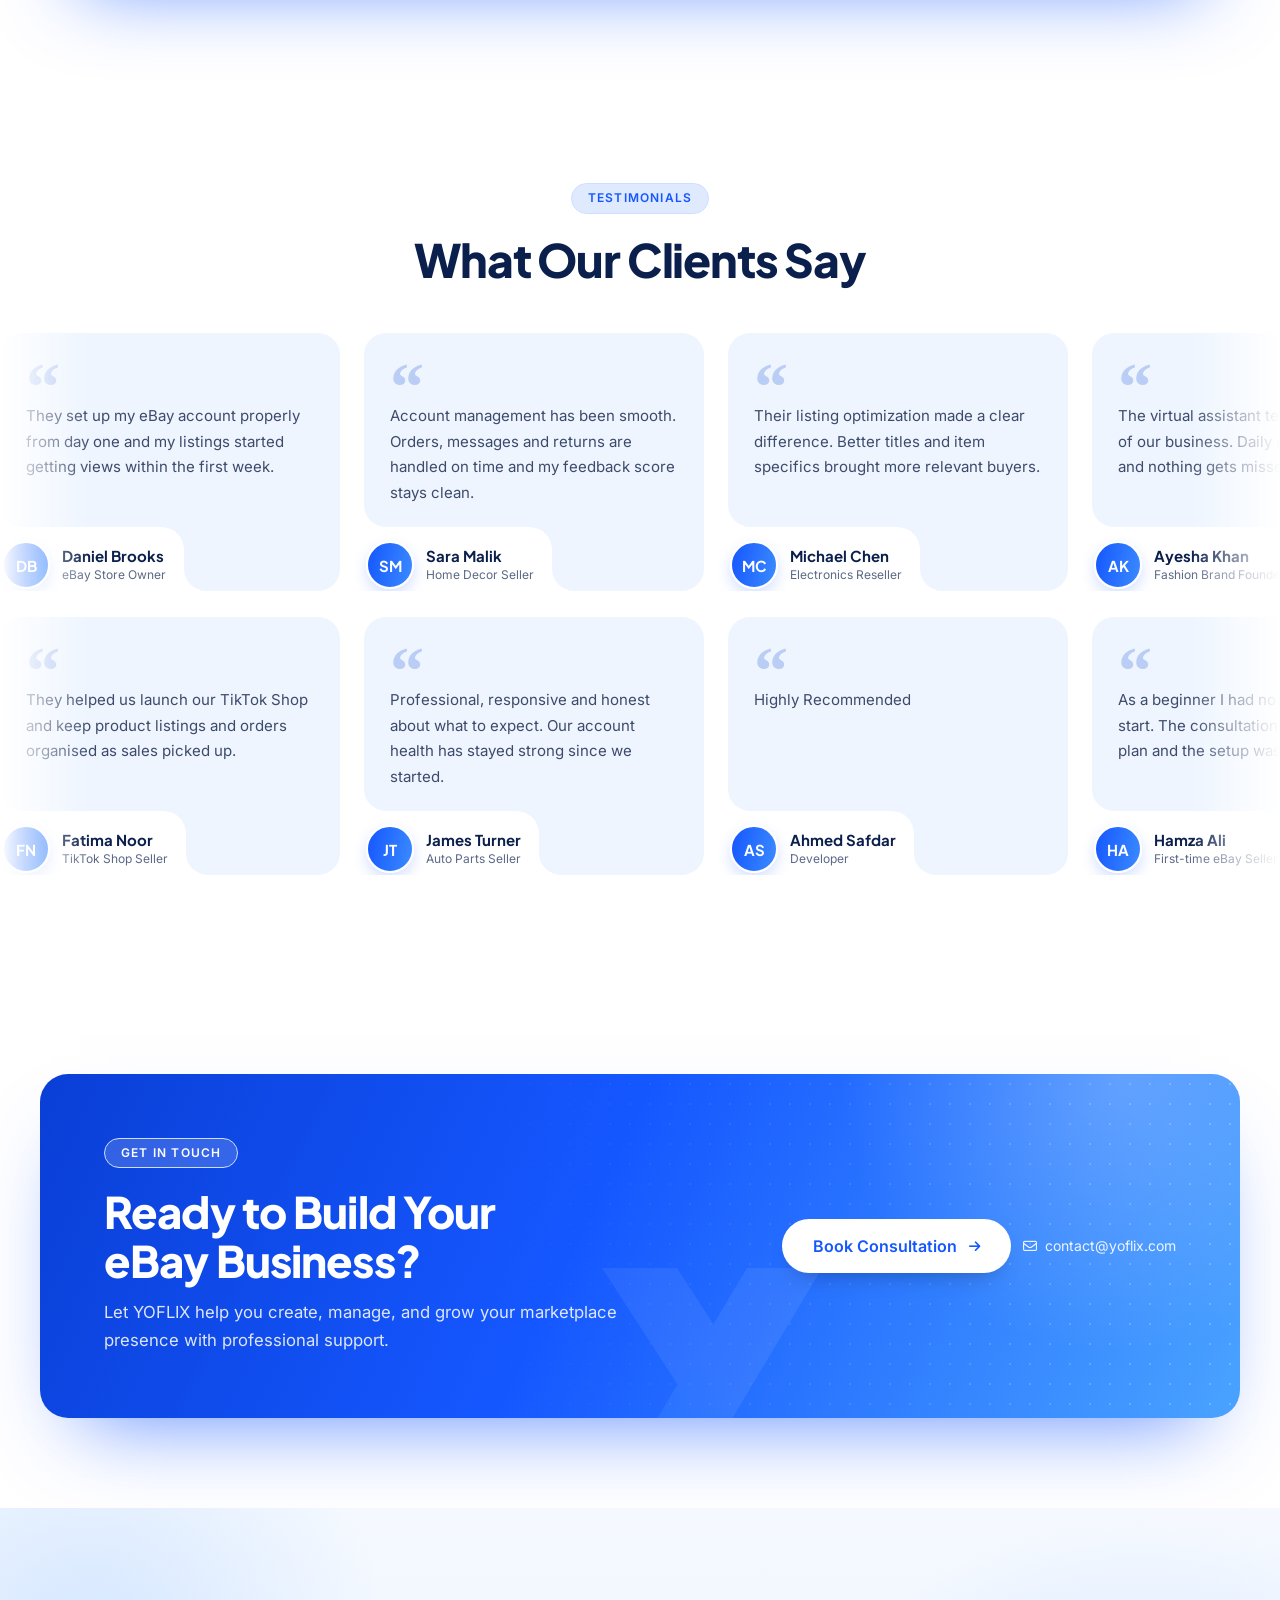
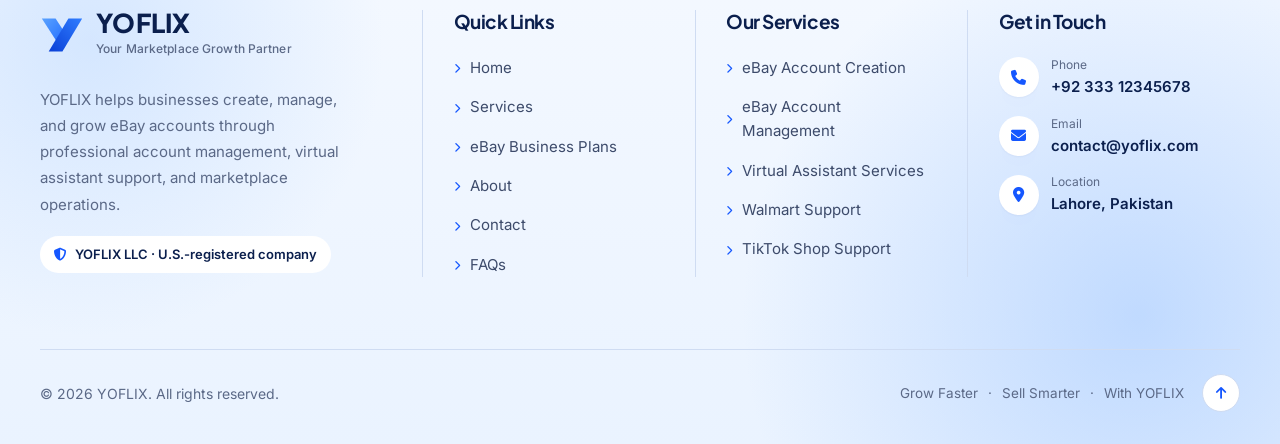
<file: services/virtual-assistant-services/index.html>
<!doctype html>
<html lang="en" class="theme-rexxsol-nova-document">
<head>
    <meta charset="utf-8">
    <meta name="viewport" content="width=device-width, initial-scale=1">
    <script>document.documentElement.classList.add('nova-js')</script>
    <title>Virtual Assistant Services | YOFLIX</title>
<meta name="description" content="Placeholder demo content for local development and visual QA. This content is not a declaration of official company facts." />
<meta name="keywords" content="" />
<meta name="robots" content="noindex,nofollow" />
<meta property="og:title" content="Virtual Assistant Services | YOFLIX" />
<meta property="og:description" content="Placeholder demo content for local development and visual QA. This content is not a declaration of official company facts." />
<meta name="twitter:card" content="summary_large_image" />
<meta property="og:image" content="../../assets/images/yoflix-social-share.png" />        <link rel="icon" href="../../assets/images/favicon.svg">
    <link rel="apple-touch-icon" href="../../assets/images/apple-touch-icon.png">
    <link rel="stylesheet" href="../../assets/css/fonts.css">
    <link rel="stylesheet" href="../../assets/vendor/fontawesome/css/all.min.css">
    <link rel="preload" as="style" href="../../assets/css/base.css" /><link rel="stylesheet" href="../../assets/css/base.css" />    <link rel="stylesheet" href="../../assets/css/style.css">
</head>
<body id="top" class="theme-rexxsol-nova antialiased" data-preview-theme="">
        <a class="nova-skip-link" href="#main-content">Skip to content</a>
    <div class="nova-header-slot" data-nova-header-slot data-home-page="false">
<header class="nova-header" data-nova-header data-home-page="false">
    <div class="nova-container nova-header-inner">
        <a class="nova-brand" href="../../" aria-label="Yoflix home">
            <svg class="nova-logo-mark" viewBox="0 0 48 48" aria-hidden="true" focusable="false">
    <defs>
        <linearGradient id="nova-y-Cf0vyR-a" x1="0" y1="0" x2="1" y2="1"><stop offset="0" stop-color="#5aa2ff"/><stop offset="1" stop-color="#1f6bff"/></linearGradient>
        <linearGradient id="nova-y-Cf0vyR-b" x1="1" y1="0" x2="0" y2="1"><stop offset="0" stop-color="#2f7dff"/><stop offset="1" stop-color="#0a3fd6"/></linearGradient>
    </defs>
    <path d="M2 6h15l11 17-7.5 11.5Z" fill="url(#nova-y-Cf0vyR-a)"/>
    <path d="M31 6h15L24.5 42H9.5Z" fill="url(#nova-y-Cf0vyR-b)"/>
</svg>
            <span class="nova-brand-text"><span class="nova-wordmark">Yoflix</span><small>Your Marketplace Growth Partner</small></span>
        </a>
        <nav class="nova-navigation" aria-label="Main navigation">
                                                <a href="../../"  >Home</a>
                                                                <a href="../../about/"  >About</a>
                                                                <a href="../"   aria-current="page" >Services</a>
                                                                <a href="../../ebay-business-plans/"  >eBay Business Plans</a>
                                                                <a href="../../contact/"  >Contact</a>
                                    </nav>
        <a class="nova-header-cta" href="../../contact/"><span>Book Consultation</span><i class="fa-solid fa-arrow-right" aria-hidden="true"></i></a>
        <details class="nova-mobile-menu" data-nova-menu>
            <summary aria-label="Open navigation menu" aria-controls="nova-mobile-panel"><span class="nova-burger" aria-hidden="true"><i></i><i></i></span></summary>
            <div id="nova-mobile-panel" class="nova-mobile-panel">
                <nav aria-label="Mobile navigation">
                                                                        <a href="../../" style="--i: 0"  ><small>01</small>Home</a>
                                                                                                <a href="../../about/" style="--i: 1"  ><small>02</small>About</a>
                                                                                                <a href="../" style="--i: 2"   aria-current="page" ><small>03</small>Services</a>
                                                                                                <a href="../../ebay-business-plans/" style="--i: 3"  ><small>04</small>eBay Business Plans</a>
                                                                                                <a href="../../contact/" style="--i: 4"  ><small>05</small>Contact</a>
                                                            </nav>
                <a class="nova-button nova-button-primary nova-button-lg" href="../../contact/">Book Consultation <i class="fa-solid fa-arrow-right" aria-hidden="true"></i></a>
            </div>
        </details>
    </div>
</header>
</div>
    <div class="nova-curtain" aria-hidden="true"></div>
    <div class="nova-cursor" aria-hidden="true" data-nova-cursor><span></span></div>
    <main id="main-content" tabindex="-1">
            <section class="nova-page-hero" aria-labelledby="nova-detail-title">
    <div class="nova-container nova-page-hero-inner">
        <h1 id="nova-detail-title" class="nova-enter nova-enter-1">Virtual Assistant Services</h1>
        <p class="nova-page-hero-meta nova-enter nova-enter-2">Virtual Assistance</p>        <nav class="nova-page-hero-crumb nova-enter nova-enter-2" aria-label="Breadcrumb">
    <a href="../../"><i class="fa-solid fa-house" aria-hidden="true"></i>Home</a><span aria-hidden="true">/</span>
    <a href="../">Services</a><span aria-hidden="true">/</span>    <span aria-current="page">Virtual Assistant Services</span>
</nav>
    </div>
</section>

    <section class="nova-section nova-service-detail">
        <div class="nova-container nova-sd-layout">
            <article class="nova-sd-main">
                                
                                    <div class="nova-sd-lists">
                                                    <section aria-labelledby="nova-sd-features">
                                <h2 id="nova-sd-features">Key features</h2>
                                <ul role="list"><li><i class="fa-solid fa-circle-check" aria-hidden="true"></i>Dedicated VA support</li><li><i class="fa-solid fa-circle-check" aria-hidden="true"></i>Daily marketplace tasks</li><li><i class="fa-solid fa-circle-check" aria-hidden="true"></i>Listing updates</li><li><i class="fa-solid fa-circle-check" aria-hidden="true"></i>Communication support</li><li><i class="fa-solid fa-circle-check" aria-hidden="true"></i>Reporting</li></ul>
                            </section>
                                                                    </div>
                
                
                <a class="nova-link-arrow nova-link-arrow--back" href="../"><i class="fa-solid fa-arrow-left" aria-hidden="true"></i>Back to Services</a>
            </article>

            <aside class="nova-sd-aside">
                <div class="nova-sd-card">
                    <span class="nova-sd-icon" aria-hidden="true"><i class="fa-solid fa-user"></i></span>
                    <h2>Interested in Virtual Assistant Services?</h2>
                    <p>Tell us about your goals and we will recommend the right next step.</p>
                    <a class="nova-button nova-button-primary nova-button-block" href="../../contact/">Book Consultation <i class="fa-solid fa-arrow-right" aria-hidden="true"></i></a>
                </div>
            </aside>
        </div>
    </section>

            <section class="nova-section nova-sd-related" aria-labelledby="nova-sd-related-title">
            <div class="nova-container">
                <h2 id="nova-sd-related-title">Related services</h2>
                <ul class="nova-so-grid" style="--so-cols: 3" role="list">
                                            <li class="nova-so-cell" data-category="account" data-reveal style="--delay: 0ms">
    <span class="nova-so-icon" aria-hidden="true"><i class="fa-solid fa-store"></i></span>
    <p class="nova-so-category">Account Setup</p>
    <h3><a href="../ebay-account-creation/">eBay Account Creation</a></h3>
        <span class="nova-so-more" aria-hidden="true">Learn more <i class="fa-solid fa-arrow-right"></i></span>
</li>
                                            <li class="nova-so-cell" data-category="account" data-reveal style="--delay: 70ms">
    <span class="nova-so-icon" aria-hidden="true"><i class="fa-solid fa-gear"></i></span>
    <p class="nova-so-category">Account Management</p>
    <h3><a href="../ebay-account-management/">eBay Account Management</a></h3>
        <span class="nova-so-more" aria-hidden="true">Learn more <i class="fa-solid fa-arrow-right"></i></span>
</li>
                                            <li class="nova-so-cell" data-category="support" data-reveal style="--delay: 140ms">
    <span class="nova-so-icon" aria-hidden="true"><i class="fa-solid fa-asterisk"></i></span>
    <p class="nova-so-category">Marketplace Support</p>
    <h3><a href="../walmart-support/">Walmart Support</a></h3>
        <span class="nova-so-more" aria-hidden="true">Learn more <i class="fa-solid fa-arrow-right"></i></span>
</li>
                                    </ul>
            </div>
        </section>
    
    <section class="nova-cta" aria-labelledby="nova-service-cta-title">
    <div class="nova-container">
        <div class="nova-cta-panel" data-reveal>
            <div class="nova-cta-copy">
                                <h2 id="nova-service-cta-title">Ready to grow your marketplace business?</h2>
                <p>Book a consultation with YOFLIX.</p>            </div>
            <div class="nova-cta-actions">
                <a class="nova-button nova-button-white nova-button-lg" href="../../contact/">Book Consultation <i class="fa-solid fa-arrow-right" aria-hidden="true"></i></a>
                                    <a class="nova-button nova-button-glass nova-button-lg" href="../">All Services</a>
                                            </div>
            <span class="nova-cta-mark" aria-hidden="true"><svg class="nova-logo-mark" viewBox="0 0 48 48" aria-hidden="true" focusable="false">
    <defs>
        <linearGradient id="nova-y-YjFzlW-a" x1="0" y1="0" x2="1" y2="1"><stop offset="0" stop-color="#5aa2ff"/><stop offset="1" stop-color="#1f6bff"/></linearGradient>
        <linearGradient id="nova-y-YjFzlW-b" x1="1" y1="0" x2="0" y2="1"><stop offset="0" stop-color="#2f7dff"/><stop offset="1" stop-color="#0a3fd6"/></linearGradient>
    </defs>
    <path d="M2 6h15l11 17-7.5 11.5Z" fill="url(#nova-y-YjFzlW-a)"/>
    <path d="M31 6h15L24.5 42H9.5Z" fill="url(#nova-y-YjFzlW-b)"/>
</svg>
</span>
        </div>
    </div>
</section>
        
                    <section class="nova-section nova-testimonials" aria-labelledby="nova-testimonials-title">
        <div class="nova-container">
            <header class="nova-testimonials-head" data-reveal>
                <p class="nova-pill">Testimonials</p>
                <h2 id="nova-testimonials-title">What Our Clients Say</h2>
            </header>
        </div>

        <div class="nova-marquee" aria-label="Client testimonials">
                            <div class="nova-marquee-row">
                    <div class="nova-marquee-track" style="--marquee-duration: 80s">
                                                                                                                    <figure class="nova-quote-card" >
    <div class="nova-quote-card-body">
        <span class="nova-quote-card-mark" aria-hidden="true">“</span>
        <blockquote>They set up my eBay account properly from day one and my listings started getting views within the first week.</blockquote>
    </div>
    <div class="nova-quote-card-foot">
        <figcaption class="nova-quote-card-author">
                            <span class="nova-quote-card-avatar" aria-hidden="true">DB</span>
                        <span>
                <strong>Daniel Brooks</strong>
                <small>eBay Store Owner</small>
            </span>
        </figcaption>
        <span class="nova-quote-card-tab" aria-hidden="true"></span>
    </div>
</figure>
                                                                                            <figure class="nova-quote-card" >
    <div class="nova-quote-card-body">
        <span class="nova-quote-card-mark" aria-hidden="true">“</span>
        <blockquote>Account management has been smooth. Orders, messages and returns are handled on time and my feedback score stays clean.</blockquote>
    </div>
    <div class="nova-quote-card-foot">
        <figcaption class="nova-quote-card-author">
                            <span class="nova-quote-card-avatar" aria-hidden="true">SM</span>
                        <span>
                <strong>Sara Malik</strong>
                <small>Home Decor Seller</small>
            </span>
        </figcaption>
        <span class="nova-quote-card-tab" aria-hidden="true"></span>
    </div>
</figure>
                                                                                            <figure class="nova-quote-card" >
    <div class="nova-quote-card-body">
        <span class="nova-quote-card-mark" aria-hidden="true">“</span>
        <blockquote>Their listing optimization made a clear difference. Better titles and item specifics brought more relevant buyers.</blockquote>
    </div>
    <div class="nova-quote-card-foot">
        <figcaption class="nova-quote-card-author">
                            <span class="nova-quote-card-avatar" aria-hidden="true">MC</span>
                        <span>
                <strong>Michael Chen</strong>
                <small>Electronics Reseller</small>
            </span>
        </figcaption>
        <span class="nova-quote-card-tab" aria-hidden="true"></span>
    </div>
</figure>
                                                                                            <figure class="nova-quote-card" >
    <div class="nova-quote-card-body">
        <span class="nova-quote-card-mark" aria-hidden="true">“</span>
        <blockquote>The virtual assistant team feels like part of our business. Daily updates are clear and nothing gets missed.</blockquote>
    </div>
    <div class="nova-quote-card-foot">
        <figcaption class="nova-quote-card-author">
                            <span class="nova-quote-card-avatar" aria-hidden="true">AK</span>
                        <span>
                <strong>Ayesha Khan</strong>
                <small>Fashion Brand Founder</small>
            </span>
        </figcaption>
        <span class="nova-quote-card-tab" aria-hidden="true"></span>
    </div>
</figure>
                                                                                            <figure class="nova-quote-card" >
    <div class="nova-quote-card-body">
        <span class="nova-quote-card-mark" aria-hidden="true">“</span>
        <blockquote>Getting approved and live on Walmart felt complicated until YOFLIX walked us through every step.</blockquote>
    </div>
    <div class="nova-quote-card-foot">
        <figcaption class="nova-quote-card-author">
                            <span class="nova-quote-card-avatar" aria-hidden="true">RH</span>
                        <span>
                <strong>Robert Hayes</strong>
                <small>Walmart Marketplace Seller</small>
            </span>
        </figcaption>
        <span class="nova-quote-card-tab" aria-hidden="true"></span>
    </div>
</figure>
                                                                                            <figure class="nova-quote-card"  aria-hidden="true" >
    <div class="nova-quote-card-body">
        <span class="nova-quote-card-mark" aria-hidden="true">“</span>
        <blockquote>They set up my eBay account properly from day one and my listings started getting views within the first week.</blockquote>
    </div>
    <div class="nova-quote-card-foot">
        <figcaption class="nova-quote-card-author">
                            <span class="nova-quote-card-avatar" aria-hidden="true">DB</span>
                        <span>
                <strong>Daniel Brooks</strong>
                <small>eBay Store Owner</small>
            </span>
        </figcaption>
        <span class="nova-quote-card-tab" aria-hidden="true"></span>
    </div>
</figure>
                                                                                            <figure class="nova-quote-card"  aria-hidden="true" >
    <div class="nova-quote-card-body">
        <span class="nova-quote-card-mark" aria-hidden="true">“</span>
        <blockquote>Account management has been smooth. Orders, messages and returns are handled on time and my feedback score stays clean.</blockquote>
    </div>
    <div class="nova-quote-card-foot">
        <figcaption class="nova-quote-card-author">
                            <span class="nova-quote-card-avatar" aria-hidden="true">SM</span>
                        <span>
                <strong>Sara Malik</strong>
                <small>Home Decor Seller</small>
            </span>
        </figcaption>
        <span class="nova-quote-card-tab" aria-hidden="true"></span>
    </div>
</figure>
                                                                                            <figure class="nova-quote-card"  aria-hidden="true" >
    <div class="nova-quote-card-body">
        <span class="nova-quote-card-mark" aria-hidden="true">“</span>
        <blockquote>Their listing optimization made a clear difference. Better titles and item specifics brought more relevant buyers.</blockquote>
    </div>
    <div class="nova-quote-card-foot">
        <figcaption class="nova-quote-card-author">
                            <span class="nova-quote-card-avatar" aria-hidden="true">MC</span>
                        <span>
                <strong>Michael Chen</strong>
                <small>Electronics Reseller</small>
            </span>
        </figcaption>
        <span class="nova-quote-card-tab" aria-hidden="true"></span>
    </div>
</figure>
                                                                                            <figure class="nova-quote-card"  aria-hidden="true" >
    <div class="nova-quote-card-body">
        <span class="nova-quote-card-mark" aria-hidden="true">“</span>
        <blockquote>The virtual assistant team feels like part of our business. Daily updates are clear and nothing gets missed.</blockquote>
    </div>
    <div class="nova-quote-card-foot">
        <figcaption class="nova-quote-card-author">
                            <span class="nova-quote-card-avatar" aria-hidden="true">AK</span>
                        <span>
                <strong>Ayesha Khan</strong>
                <small>Fashion Brand Founder</small>
            </span>
        </figcaption>
        <span class="nova-quote-card-tab" aria-hidden="true"></span>
    </div>
</figure>
                                                                                            <figure class="nova-quote-card"  aria-hidden="true" >
    <div class="nova-quote-card-body">
        <span class="nova-quote-card-mark" aria-hidden="true">“</span>
        <blockquote>Getting approved and live on Walmart felt complicated until YOFLIX walked us through every step.</blockquote>
    </div>
    <div class="nova-quote-card-foot">
        <figcaption class="nova-quote-card-author">
                            <span class="nova-quote-card-avatar" aria-hidden="true">RH</span>
                        <span>
                <strong>Robert Hayes</strong>
                <small>Walmart Marketplace Seller</small>
            </span>
        </figcaption>
        <span class="nova-quote-card-tab" aria-hidden="true"></span>
    </div>
</figure>
                                                                                                                                                <figure class="nova-quote-card"  aria-hidden="true" >
    <div class="nova-quote-card-body">
        <span class="nova-quote-card-mark" aria-hidden="true">“</span>
        <blockquote>They set up my eBay account properly from day one and my listings started getting views within the first week.</blockquote>
    </div>
    <div class="nova-quote-card-foot">
        <figcaption class="nova-quote-card-author">
                            <span class="nova-quote-card-avatar" aria-hidden="true">DB</span>
                        <span>
                <strong>Daniel Brooks</strong>
                <small>eBay Store Owner</small>
            </span>
        </figcaption>
        <span class="nova-quote-card-tab" aria-hidden="true"></span>
    </div>
</figure>
                                                                                            <figure class="nova-quote-card"  aria-hidden="true" >
    <div class="nova-quote-card-body">
        <span class="nova-quote-card-mark" aria-hidden="true">“</span>
        <blockquote>Account management has been smooth. Orders, messages and returns are handled on time and my feedback score stays clean.</blockquote>
    </div>
    <div class="nova-quote-card-foot">
        <figcaption class="nova-quote-card-author">
                            <span class="nova-quote-card-avatar" aria-hidden="true">SM</span>
                        <span>
                <strong>Sara Malik</strong>
                <small>Home Decor Seller</small>
            </span>
        </figcaption>
        <span class="nova-quote-card-tab" aria-hidden="true"></span>
    </div>
</figure>
                                                                                            <figure class="nova-quote-card"  aria-hidden="true" >
    <div class="nova-quote-card-body">
        <span class="nova-quote-card-mark" aria-hidden="true">“</span>
        <blockquote>Their listing optimization made a clear difference. Better titles and item specifics brought more relevant buyers.</blockquote>
    </div>
    <div class="nova-quote-card-foot">
        <figcaption class="nova-quote-card-author">
                            <span class="nova-quote-card-avatar" aria-hidden="true">MC</span>
                        <span>
                <strong>Michael Chen</strong>
                <small>Electronics Reseller</small>
            </span>
        </figcaption>
        <span class="nova-quote-card-tab" aria-hidden="true"></span>
    </div>
</figure>
                                                                                            <figure class="nova-quote-card"  aria-hidden="true" >
    <div class="nova-quote-card-body">
        <span class="nova-quote-card-mark" aria-hidden="true">“</span>
        <blockquote>The virtual assistant team feels like part of our business. Daily updates are clear and nothing gets missed.</blockquote>
    </div>
    <div class="nova-quote-card-foot">
        <figcaption class="nova-quote-card-author">
                            <span class="nova-quote-card-avatar" aria-hidden="true">AK</span>
                        <span>
                <strong>Ayesha Khan</strong>
                <small>Fashion Brand Founder</small>
            </span>
        </figcaption>
        <span class="nova-quote-card-tab" aria-hidden="true"></span>
    </div>
</figure>
                                                                                            <figure class="nova-quote-card"  aria-hidden="true" >
    <div class="nova-quote-card-body">
        <span class="nova-quote-card-mark" aria-hidden="true">“</span>
        <blockquote>Getting approved and live on Walmart felt complicated until YOFLIX walked us through every step.</blockquote>
    </div>
    <div class="nova-quote-card-foot">
        <figcaption class="nova-quote-card-author">
                            <span class="nova-quote-card-avatar" aria-hidden="true">RH</span>
                        <span>
                <strong>Robert Hayes</strong>
                <small>Walmart Marketplace Seller</small>
            </span>
        </figcaption>
        <span class="nova-quote-card-tab" aria-hidden="true"></span>
    </div>
</figure>
                                                                                            <figure class="nova-quote-card"  aria-hidden="true" >
    <div class="nova-quote-card-body">
        <span class="nova-quote-card-mark" aria-hidden="true">“</span>
        <blockquote>They set up my eBay account properly from day one and my listings started getting views within the first week.</blockquote>
    </div>
    <div class="nova-quote-card-foot">
        <figcaption class="nova-quote-card-author">
                            <span class="nova-quote-card-avatar" aria-hidden="true">DB</span>
                        <span>
                <strong>Daniel Brooks</strong>
                <small>eBay Store Owner</small>
            </span>
        </figcaption>
        <span class="nova-quote-card-tab" aria-hidden="true"></span>
    </div>
</figure>
                                                                                            <figure class="nova-quote-card"  aria-hidden="true" >
    <div class="nova-quote-card-body">
        <span class="nova-quote-card-mark" aria-hidden="true">“</span>
        <blockquote>Account management has been smooth. Orders, messages and returns are handled on time and my feedback score stays clean.</blockquote>
    </div>
    <div class="nova-quote-card-foot">
        <figcaption class="nova-quote-card-author">
                            <span class="nova-quote-card-avatar" aria-hidden="true">SM</span>
                        <span>
                <strong>Sara Malik</strong>
                <small>Home Decor Seller</small>
            </span>
        </figcaption>
        <span class="nova-quote-card-tab" aria-hidden="true"></span>
    </div>
</figure>
                                                                                            <figure class="nova-quote-card"  aria-hidden="true" >
    <div class="nova-quote-card-body">
        <span class="nova-quote-card-mark" aria-hidden="true">“</span>
        <blockquote>Their listing optimization made a clear difference. Better titles and item specifics brought more relevant buyers.</blockquote>
    </div>
    <div class="nova-quote-card-foot">
        <figcaption class="nova-quote-card-author">
                            <span class="nova-quote-card-avatar" aria-hidden="true">MC</span>
                        <span>
                <strong>Michael Chen</strong>
                <small>Electronics Reseller</small>
            </span>
        </figcaption>
        <span class="nova-quote-card-tab" aria-hidden="true"></span>
    </div>
</figure>
                                                                                            <figure class="nova-quote-card"  aria-hidden="true" >
    <div class="nova-quote-card-body">
        <span class="nova-quote-card-mark" aria-hidden="true">“</span>
        <blockquote>The virtual assistant team feels like part of our business. Daily updates are clear and nothing gets missed.</blockquote>
    </div>
    <div class="nova-quote-card-foot">
        <figcaption class="nova-quote-card-author">
                            <span class="nova-quote-card-avatar" aria-hidden="true">AK</span>
                        <span>
                <strong>Ayesha Khan</strong>
                <small>Fashion Brand Founder</small>
            </span>
        </figcaption>
        <span class="nova-quote-card-tab" aria-hidden="true"></span>
    </div>
</figure>
                                                                                            <figure class="nova-quote-card"  aria-hidden="true" >
    <div class="nova-quote-card-body">
        <span class="nova-quote-card-mark" aria-hidden="true">“</span>
        <blockquote>Getting approved and live on Walmart felt complicated until YOFLIX walked us through every step.</blockquote>
    </div>
    <div class="nova-quote-card-foot">
        <figcaption class="nova-quote-card-author">
                            <span class="nova-quote-card-avatar" aria-hidden="true">RH</span>
                        <span>
                <strong>Robert Hayes</strong>
                <small>Walmart Marketplace Seller</small>
            </span>
        </figcaption>
        <span class="nova-quote-card-tab" aria-hidden="true"></span>
    </div>
</figure>
                                                                        </div>
                </div>
                            <div class="nova-marquee-row is-reverse">
                    <div class="nova-marquee-track" style="--marquee-duration: 64s">
                                                                                                                    <figure class="nova-quote-card" >
    <div class="nova-quote-card-body">
        <span class="nova-quote-card-mark" aria-hidden="true">“</span>
        <blockquote>They helped us launch our TikTok Shop and keep product listings and orders organised as sales picked up.</blockquote>
    </div>
    <div class="nova-quote-card-foot">
        <figcaption class="nova-quote-card-author">
                            <span class="nova-quote-card-avatar" aria-hidden="true">FN</span>
                        <span>
                <strong>Fatima Noor</strong>
                <small>TikTok Shop Seller</small>
            </span>
        </figcaption>
        <span class="nova-quote-card-tab" aria-hidden="true"></span>
    </div>
</figure>
                                                                                            <figure class="nova-quote-card" >
    <div class="nova-quote-card-body">
        <span class="nova-quote-card-mark" aria-hidden="true">“</span>
        <blockquote>Professional, responsive and honest about what to expect. Our account health has stayed strong since we started.</blockquote>
    </div>
    <div class="nova-quote-card-foot">
        <figcaption class="nova-quote-card-author">
                            <span class="nova-quote-card-avatar" aria-hidden="true">JT</span>
                        <span>
                <strong>James Turner</strong>
                <small>Auto Parts Seller</small>
            </span>
        </figcaption>
        <span class="nova-quote-card-tab" aria-hidden="true"></span>
    </div>
</figure>
                                                                                            <figure class="nova-quote-card" >
    <div class="nova-quote-card-body">
        <span class="nova-quote-card-mark" aria-hidden="true">“</span>
        <blockquote>Highly Recommended</blockquote>
    </div>
    <div class="nova-quote-card-foot">
        <figcaption class="nova-quote-card-author">
                            <span class="nova-quote-card-avatar" aria-hidden="true">AS</span>
                        <span>
                <strong>Ahmed Safdar</strong>
                <small>Developer</small>
            </span>
        </figcaption>
        <span class="nova-quote-card-tab" aria-hidden="true"></span>
    </div>
</figure>
                                                                                            <figure class="nova-quote-card" >
    <div class="nova-quote-card-body">
        <span class="nova-quote-card-mark" aria-hidden="true">“</span>
        <blockquote>As a beginner I had no idea where to start. The consultation gave me a clear plan and the setup was done right.</blockquote>
    </div>
    <div class="nova-quote-card-foot">
        <figcaption class="nova-quote-card-author">
                            <span class="nova-quote-card-avatar" aria-hidden="true">HA</span>
                        <span>
                <strong>Hamza Ali</strong>
                <small>First-time eBay Seller</small>
            </span>
        </figcaption>
        <span class="nova-quote-card-tab" aria-hidden="true"></span>
    </div>
</figure>
                                                                                            <figure class="nova-quote-card"  aria-hidden="true" >
    <div class="nova-quote-card-body">
        <span class="nova-quote-card-mark" aria-hidden="true">“</span>
        <blockquote>They helped us launch our TikTok Shop and keep product listings and orders organised as sales picked up.</blockquote>
    </div>
    <div class="nova-quote-card-foot">
        <figcaption class="nova-quote-card-author">
                            <span class="nova-quote-card-avatar" aria-hidden="true">FN</span>
                        <span>
                <strong>Fatima Noor</strong>
                <small>TikTok Shop Seller</small>
            </span>
        </figcaption>
        <span class="nova-quote-card-tab" aria-hidden="true"></span>
    </div>
</figure>
                                                                                            <figure class="nova-quote-card"  aria-hidden="true" >
    <div class="nova-quote-card-body">
        <span class="nova-quote-card-mark" aria-hidden="true">“</span>
        <blockquote>Professional, responsive and honest about what to expect. Our account health has stayed strong since we started.</blockquote>
    </div>
    <div class="nova-quote-card-foot">
        <figcaption class="nova-quote-card-author">
                            <span class="nova-quote-card-avatar" aria-hidden="true">JT</span>
                        <span>
                <strong>James Turner</strong>
                <small>Auto Parts Seller</small>
            </span>
        </figcaption>
        <span class="nova-quote-card-tab" aria-hidden="true"></span>
    </div>
</figure>
                                                                                            <figure class="nova-quote-card"  aria-hidden="true" >
    <div class="nova-quote-card-body">
        <span class="nova-quote-card-mark" aria-hidden="true">“</span>
        <blockquote>Highly Recommended</blockquote>
    </div>
    <div class="nova-quote-card-foot">
        <figcaption class="nova-quote-card-author">
                            <span class="nova-quote-card-avatar" aria-hidden="true">AS</span>
                        <span>
                <strong>Ahmed Safdar</strong>
                <small>Developer</small>
            </span>
        </figcaption>
        <span class="nova-quote-card-tab" aria-hidden="true"></span>
    </div>
</figure>
                                                                                            <figure class="nova-quote-card"  aria-hidden="true" >
    <div class="nova-quote-card-body">
        <span class="nova-quote-card-mark" aria-hidden="true">“</span>
        <blockquote>As a beginner I had no idea where to start. The consultation gave me a clear plan and the setup was done right.</blockquote>
    </div>
    <div class="nova-quote-card-foot">
        <figcaption class="nova-quote-card-author">
                            <span class="nova-quote-card-avatar" aria-hidden="true">HA</span>
                        <span>
                <strong>Hamza Ali</strong>
                <small>First-time eBay Seller</small>
            </span>
        </figcaption>
        <span class="nova-quote-card-tab" aria-hidden="true"></span>
    </div>
</figure>
                                                                                                                                                <figure class="nova-quote-card"  aria-hidden="true" >
    <div class="nova-quote-card-body">
        <span class="nova-quote-card-mark" aria-hidden="true">“</span>
        <blockquote>They helped us launch our TikTok Shop and keep product listings and orders organised as sales picked up.</blockquote>
    </div>
    <div class="nova-quote-card-foot">
        <figcaption class="nova-quote-card-author">
                            <span class="nova-quote-card-avatar" aria-hidden="true">FN</span>
                        <span>
                <strong>Fatima Noor</strong>
                <small>TikTok Shop Seller</small>
            </span>
        </figcaption>
        <span class="nova-quote-card-tab" aria-hidden="true"></span>
    </div>
</figure>
                                                                                            <figure class="nova-quote-card"  aria-hidden="true" >
    <div class="nova-quote-card-body">
        <span class="nova-quote-card-mark" aria-hidden="true">“</span>
        <blockquote>Professional, responsive and honest about what to expect. Our account health has stayed strong since we started.</blockquote>
    </div>
    <div class="nova-quote-card-foot">
        <figcaption class="nova-quote-card-author">
                            <span class="nova-quote-card-avatar" aria-hidden="true">JT</span>
                        <span>
                <strong>James Turner</strong>
                <small>Auto Parts Seller</small>
            </span>
        </figcaption>
        <span class="nova-quote-card-tab" aria-hidden="true"></span>
    </div>
</figure>
                                                                                            <figure class="nova-quote-card"  aria-hidden="true" >
    <div class="nova-quote-card-body">
        <span class="nova-quote-card-mark" aria-hidden="true">“</span>
        <blockquote>Highly Recommended</blockquote>
    </div>
    <div class="nova-quote-card-foot">
        <figcaption class="nova-quote-card-author">
                            <span class="nova-quote-card-avatar" aria-hidden="true">AS</span>
                        <span>
                <strong>Ahmed Safdar</strong>
                <small>Developer</small>
            </span>
        </figcaption>
        <span class="nova-quote-card-tab" aria-hidden="true"></span>
    </div>
</figure>
                                                                                            <figure class="nova-quote-card"  aria-hidden="true" >
    <div class="nova-quote-card-body">
        <span class="nova-quote-card-mark" aria-hidden="true">“</span>
        <blockquote>As a beginner I had no idea where to start. The consultation gave me a clear plan and the setup was done right.</blockquote>
    </div>
    <div class="nova-quote-card-foot">
        <figcaption class="nova-quote-card-author">
                            <span class="nova-quote-card-avatar" aria-hidden="true">HA</span>
                        <span>
                <strong>Hamza Ali</strong>
                <small>First-time eBay Seller</small>
            </span>
        </figcaption>
        <span class="nova-quote-card-tab" aria-hidden="true"></span>
    </div>
</figure>
                                                                                            <figure class="nova-quote-card"  aria-hidden="true" >
    <div class="nova-quote-card-body">
        <span class="nova-quote-card-mark" aria-hidden="true">“</span>
        <blockquote>They helped us launch our TikTok Shop and keep product listings and orders organised as sales picked up.</blockquote>
    </div>
    <div class="nova-quote-card-foot">
        <figcaption class="nova-quote-card-author">
                            <span class="nova-quote-card-avatar" aria-hidden="true">FN</span>
                        <span>
                <strong>Fatima Noor</strong>
                <small>TikTok Shop Seller</small>
            </span>
        </figcaption>
        <span class="nova-quote-card-tab" aria-hidden="true"></span>
    </div>
</figure>
                                                                                            <figure class="nova-quote-card"  aria-hidden="true" >
    <div class="nova-quote-card-body">
        <span class="nova-quote-card-mark" aria-hidden="true">“</span>
        <blockquote>Professional, responsive and honest about what to expect. Our account health has stayed strong since we started.</blockquote>
    </div>
    <div class="nova-quote-card-foot">
        <figcaption class="nova-quote-card-author">
                            <span class="nova-quote-card-avatar" aria-hidden="true">JT</span>
                        <span>
                <strong>James Turner</strong>
                <small>Auto Parts Seller</small>
            </span>
        </figcaption>
        <span class="nova-quote-card-tab" aria-hidden="true"></span>
    </div>
</figure>
                                                                                            <figure class="nova-quote-card"  aria-hidden="true" >
    <div class="nova-quote-card-body">
        <span class="nova-quote-card-mark" aria-hidden="true">“</span>
        <blockquote>Highly Recommended</blockquote>
    </div>
    <div class="nova-quote-card-foot">
        <figcaption class="nova-quote-card-author">
                            <span class="nova-quote-card-avatar" aria-hidden="true">AS</span>
                        <span>
                <strong>Ahmed Safdar</strong>
                <small>Developer</small>
            </span>
        </figcaption>
        <span class="nova-quote-card-tab" aria-hidden="true"></span>
    </div>
</figure>
                                                                                            <figure class="nova-quote-card"  aria-hidden="true" >
    <div class="nova-quote-card-body">
        <span class="nova-quote-card-mark" aria-hidden="true">“</span>
        <blockquote>As a beginner I had no idea where to start. The consultation gave me a clear plan and the setup was done right.</blockquote>
    </div>
    <div class="nova-quote-card-foot">
        <figcaption class="nova-quote-card-author">
                            <span class="nova-quote-card-avatar" aria-hidden="true">HA</span>
                        <span>
                <strong>Hamza Ali</strong>
                <small>First-time eBay Seller</small>
            </span>
        </figcaption>
        <span class="nova-quote-card-tab" aria-hidden="true"></span>
    </div>
</figure>
                                                                        </div>
                </div>
                    </div>
    </section>
                
            </main>
    
            <section class="nova-cta" aria-labelledby="nova-project-cta-title">
    <div class="nova-container">
        <div class="nova-cta-panel" data-reveal>
            <div class="nova-cta-copy">
                <p class="nova-pill nova-pill--light">Get in touch</p>                <h2 id="nova-project-cta-title">Ready to Build Your eBay Business?</h2>
                <p>Let YOFLIX help you create, manage, and grow your marketplace presence with professional support.</p>            </div>
            <div class="nova-cta-actions">
                <a class="nova-button nova-button-white nova-button-lg" href="../../contact/">Book Consultation <i class="fa-solid fa-arrow-right" aria-hidden="true"></i></a>
                                <a class="nova-cta-email" href="mailto:contact@yoflix.com"><i class="fa-regular fa-envelope" aria-hidden="true"></i>contact@yoflix.com</a>            </div>
            <span class="nova-cta-mark" aria-hidden="true"><svg class="nova-logo-mark" viewBox="0 0 48 48" aria-hidden="true" focusable="false">
    <defs>
        <linearGradient id="nova-y-LxBAiO-a" x1="0" y1="0" x2="1" y2="1"><stop offset="0" stop-color="#5aa2ff"/><stop offset="1" stop-color="#1f6bff"/></linearGradient>
        <linearGradient id="nova-y-LxBAiO-b" x1="1" y1="0" x2="0" y2="1"><stop offset="0" stop-color="#2f7dff"/><stop offset="1" stop-color="#0a3fd6"/></linearGradient>
    </defs>
    <path d="M2 6h15l11 17-7.5 11.5Z" fill="url(#nova-y-LxBAiO-a)"/>
    <path d="M31 6h15L24.5 42H9.5Z" fill="url(#nova-y-LxBAiO-b)"/>
</svg>
</span>
        </div>
    </div>
</section>
        <footer class="nova-footer nova-premium-footer">
    <div class="nova-bg-shapes nova-bg-shapes--footer" aria-hidden="true"><span></span><span></span></div>
    <div class="nova-container">
        <div class="nova-footer-grid">
            <section class="nova-footer-brand" aria-label="About Yoflix">
                <a class="nova-brand" href="../../" aria-label="Yoflix home"><svg class="nova-logo-mark" viewBox="0 0 48 48" aria-hidden="true" focusable="false">
    <defs>
        <linearGradient id="nova-y-codJZZ-a" x1="0" y1="0" x2="1" y2="1"><stop offset="0" stop-color="#5aa2ff"/><stop offset="1" stop-color="#1f6bff"/></linearGradient>
        <linearGradient id="nova-y-codJZZ-b" x1="1" y1="0" x2="0" y2="1"><stop offset="0" stop-color="#2f7dff"/><stop offset="1" stop-color="#0a3fd6"/></linearGradient>
    </defs>
    <path d="M2 6h15l11 17-7.5 11.5Z" fill="url(#nova-y-codJZZ-a)"/>
    <path d="M31 6h15L24.5 42H9.5Z" fill="url(#nova-y-codJZZ-b)"/>
</svg>
<span class="nova-brand-text"><strong class="nova-premium-footer-wordmark">Yoflix</strong><small>Your Marketplace Growth Partner</small></span></a>
                <p>YOFLIX helps businesses create, manage, and grow eBay accounts through professional account management, virtual assistant support, and marketplace operations.</p>                <p class="nova-footer-legal-badge"><i class="fa-solid fa-shield-halved" aria-hidden="true"></i>YOFLIX LLC · U.S.-registered company</p>
                            </section>

                            <nav class="nova-footer-nav" aria-label="Company">
                    <h2>Quick Links</h2>
                    <ul role="list">
                                                    <li><a href="../../" ><i class="fa-solid fa-chevron-right" aria-hidden="true"></i>Home</a></li>
                                                    <li><a href="../" ><i class="fa-solid fa-chevron-right" aria-hidden="true"></i>Services</a></li>
                                                    <li><a href="../../ebay-business-plans/" ><i class="fa-solid fa-chevron-right" aria-hidden="true"></i>eBay Business Plans</a></li>
                                                    <li><a href="../../about/" ><i class="fa-solid fa-chevron-right" aria-hidden="true"></i>About</a></li>
                                                    <li><a href="../../contact/" ><i class="fa-solid fa-chevron-right" aria-hidden="true"></i>Contact</a></li>
                                                    <li><a href="../../faqs/" ><i class="fa-solid fa-chevron-right" aria-hidden="true"></i>FAQs</a></li>
                                            </ul>
                </nav>
            
                            <nav class="nova-footer-nav" aria-label="Our Services">
                    <h2>Our Services</h2>
                    <ul role="list">
                                                    <li><a href="../#service-ebay-account-creation"><i class="fa-solid fa-chevron-right" aria-hidden="true"></i>eBay Account Creation</a></li>
                                                    <li><a href="../#service-ebay-account-management"><i class="fa-solid fa-chevron-right" aria-hidden="true"></i>eBay Account Management</a></li>
                                                    <li><a href="../#service-virtual-assistant-services"><i class="fa-solid fa-chevron-right" aria-hidden="true"></i>Virtual Assistant Services</a></li>
                                                    <li><a href="../#service-walmart-support"><i class="fa-solid fa-chevron-right" aria-hidden="true"></i>Walmart Support</a></li>
                                                    <li><a href="../#service-tiktok-shop-support"><i class="fa-solid fa-chevron-right" aria-hidden="true"></i>TikTok Shop Support</a></li>
                                            </ul>
                </nav>
            
            <section class="nova-footer-contact" aria-labelledby="nova-footer-contact-heading">
                <h2 id="nova-footer-contact-heading">Get in Touch</h2>
                <ul role="list">
                                            <li><span class="nova-icon-circle nova-icon-circle--sm" aria-hidden="true"><i class="fa-solid fa-phone"></i></span><span><small>Phone</small><a href="tel:+9233312345678">+92 333 12345678</a></span></li>
                                                                <li><span class="nova-icon-circle nova-icon-circle--sm" aria-hidden="true"><i class="fa-solid fa-envelope"></i></span><span><small>Email</small><a href="mailto:contact@yoflix.com">contact@yoflix.com</a></span></li>
                                                                                    <li><span class="nova-icon-circle nova-icon-circle--sm" aria-hidden="true"><i class="fa-solid fa-location-dot"></i></span><span><small>Location</small><a href="https://maps.google.com/?q=Lahore%2C+Pakistan" target="_blank" rel="noopener noreferrer">Lahore, Pakistan</a></span></li>
                                    </ul>
            </section>
        </div>

        <div class="nova-footer-bottom">
            <p>© 2026 YOFLIX. All rights reserved.</p>
                        <div class="nova-footer-motto">
                <span>Grow Faster</span><span>Sell Smarter</span><span>With YOFLIX</span>
                <button type="button" class="nova-back-to-top" data-nova-back-to-top aria-label="Back to top"><i class="fa-solid fa-arrow-up" aria-hidden="true"></i></button>
            </div>
        </div>
    </div>
</footer>
                <div
    class="nova-chat"
    data-ai-chat
>
    <button class="nova-chat-launcher" type="button" data-launcher aria-expanded="false" aria-controls="nova-chat-panel" aria-label="Open YOFLIX Assistant" hidden>
        <span class="nova-chat-launcher-icon"><i class="fa-solid fa-comment-dots" aria-hidden="true"></i></span>
        <span class="nova-chat-launcher-label">Ask YOFLIX</span>
    </button>

    <section class="nova-chat-panel" id="nova-chat-panel" data-panel role="dialog" aria-modal="false" aria-labelledby="nova-chat-name" hidden>
        <header class="nova-chat-header">
            <div class="nova-chat-avatar" data-avatar aria-hidden="true"><i class="fa-solid fa-robot"></i></div>
            <div class="nova-chat-identity">
                <h2 id="nova-chat-name" data-name>YOFLIX Assistant</h2>
                <p><span class="nova-chat-online" aria-hidden="true"></span><span data-description>Online</span></p>
            </div>
            <button class="nova-chat-icon-button" type="button" data-reset aria-label="Start a new conversation" title="New conversation"><i class="fa-solid fa-rotate-left" aria-hidden="true"></i></button>
            <button class="nova-chat-icon-button" type="button" data-close aria-label="Close chat" title="Close"><i class="fa-solid fa-xmark" aria-hidden="true"></i></button>
        </header>

        <div class="nova-chat-messages" data-messages role="log" aria-live="polite" aria-relevant="additions text">
            <p class="nova-chat-message is-assistant" data-welcome></p>
        </div>
        <div class="nova-chat-suggestions" data-suggestions aria-label="Suggested questions"></div>
        <p class="nova-chat-error" data-error role="alert" hidden></p>

        <form class="nova-chat-form" data-chat-form>
            <label class="sr-only" for="nova-chat-input">Your message</label>
            <textarea id="nova-chat-input" name="message" rows="1" maxlength="1200" data-message-input></textarea>
            <button type="submit" data-send aria-label="Send message"><i class="fa-solid fa-arrow-up" aria-hidden="true"></i></button>
        </form>

        <div class="nova-chat-footer">
            <a data-contact href="../../contact/"><i class="fa-regular fa-envelope" aria-hidden="true"></i> Contact us</a>
            <a data-quotation href="../../contact/"><i class="fa-regular fa-calendar" aria-hidden="true"></i> Book consultation</a>
            <button type="button" data-lead-open hidden><i class="fa-regular fa-paper-plane" aria-hidden="true"></i> Send inquiry</button>
        </div>

        <form class="nova-chat-lead" name="chat-inquiry" method="POST" data-netlify="true" data-lead-form hidden>
            <input type="hidden" name="form-name" value="chat-inquiry">
            <h3>Tell us about your business</h3>
            <label>Name<input name="name" maxlength="120" autocomplete="name" required></label>
            <div class="nova-chat-lead-row">
                <label>Email<input name="email" type="email" maxlength="255" autocomplete="email"></label>
                <label>Phone<input name="phone" type="tel" maxlength="40" autocomplete="tel"></label>
            </div>
            <label>Service of interest<input name="service_interest" maxlength="160" placeholder="e.g. eBay Account Management"></label>
            <label>Details<textarea name="project_details" rows="3" maxlength="3000" required></textarea></label>
            <label class="nova-chat-consent"><input type="checkbox" name="consent" value="1" required> I agree to be contacted about this inquiry.</label>
            <p class="nova-chat-lead-error" data-lead-error role="alert" hidden></p>
            <div class="nova-chat-lead-actions"><button type="button" data-lead-cancel>Cancel</button><button type="submit">Submit inquiry</button></div>
        </form>
        <span class="sr-only" data-status aria-live="polite"></span>
    </section>
</div>
        <script src="../../assets/js/main.js" defer></script>
    </body>
</html>
</file>
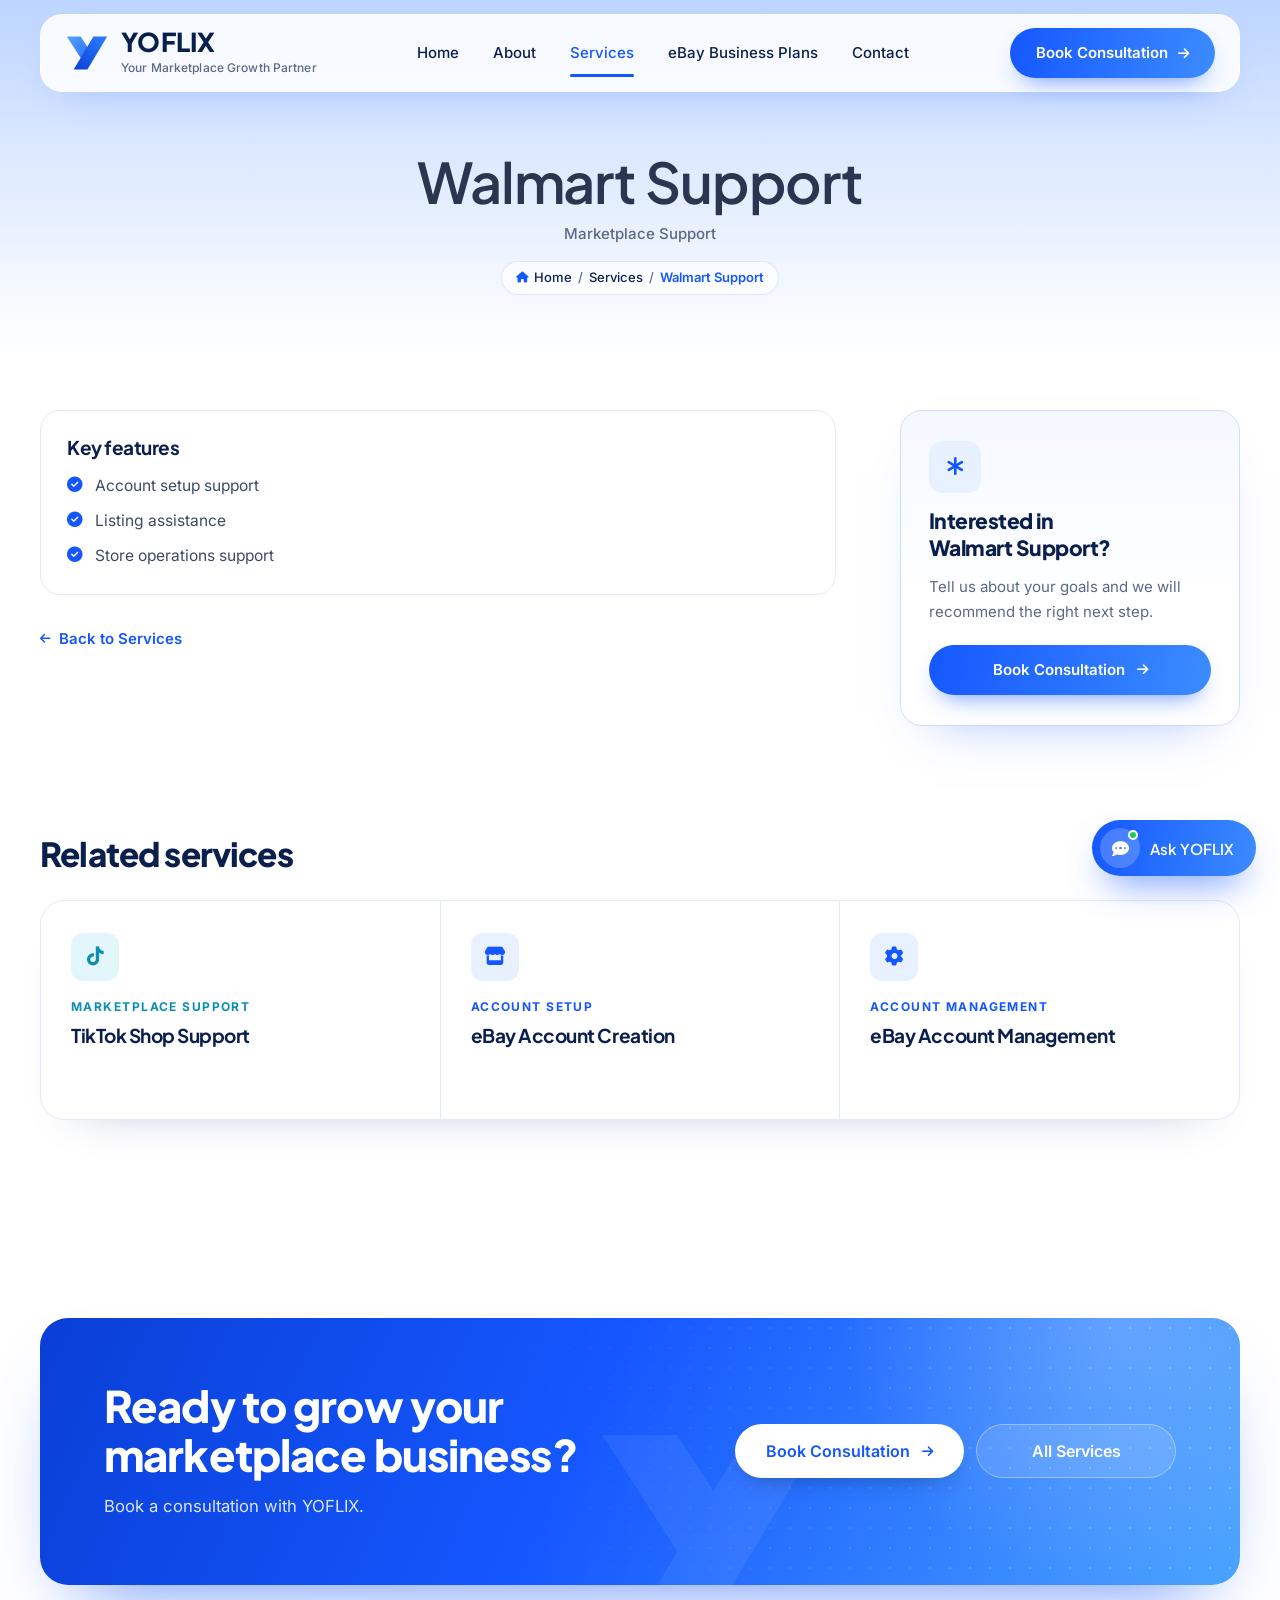
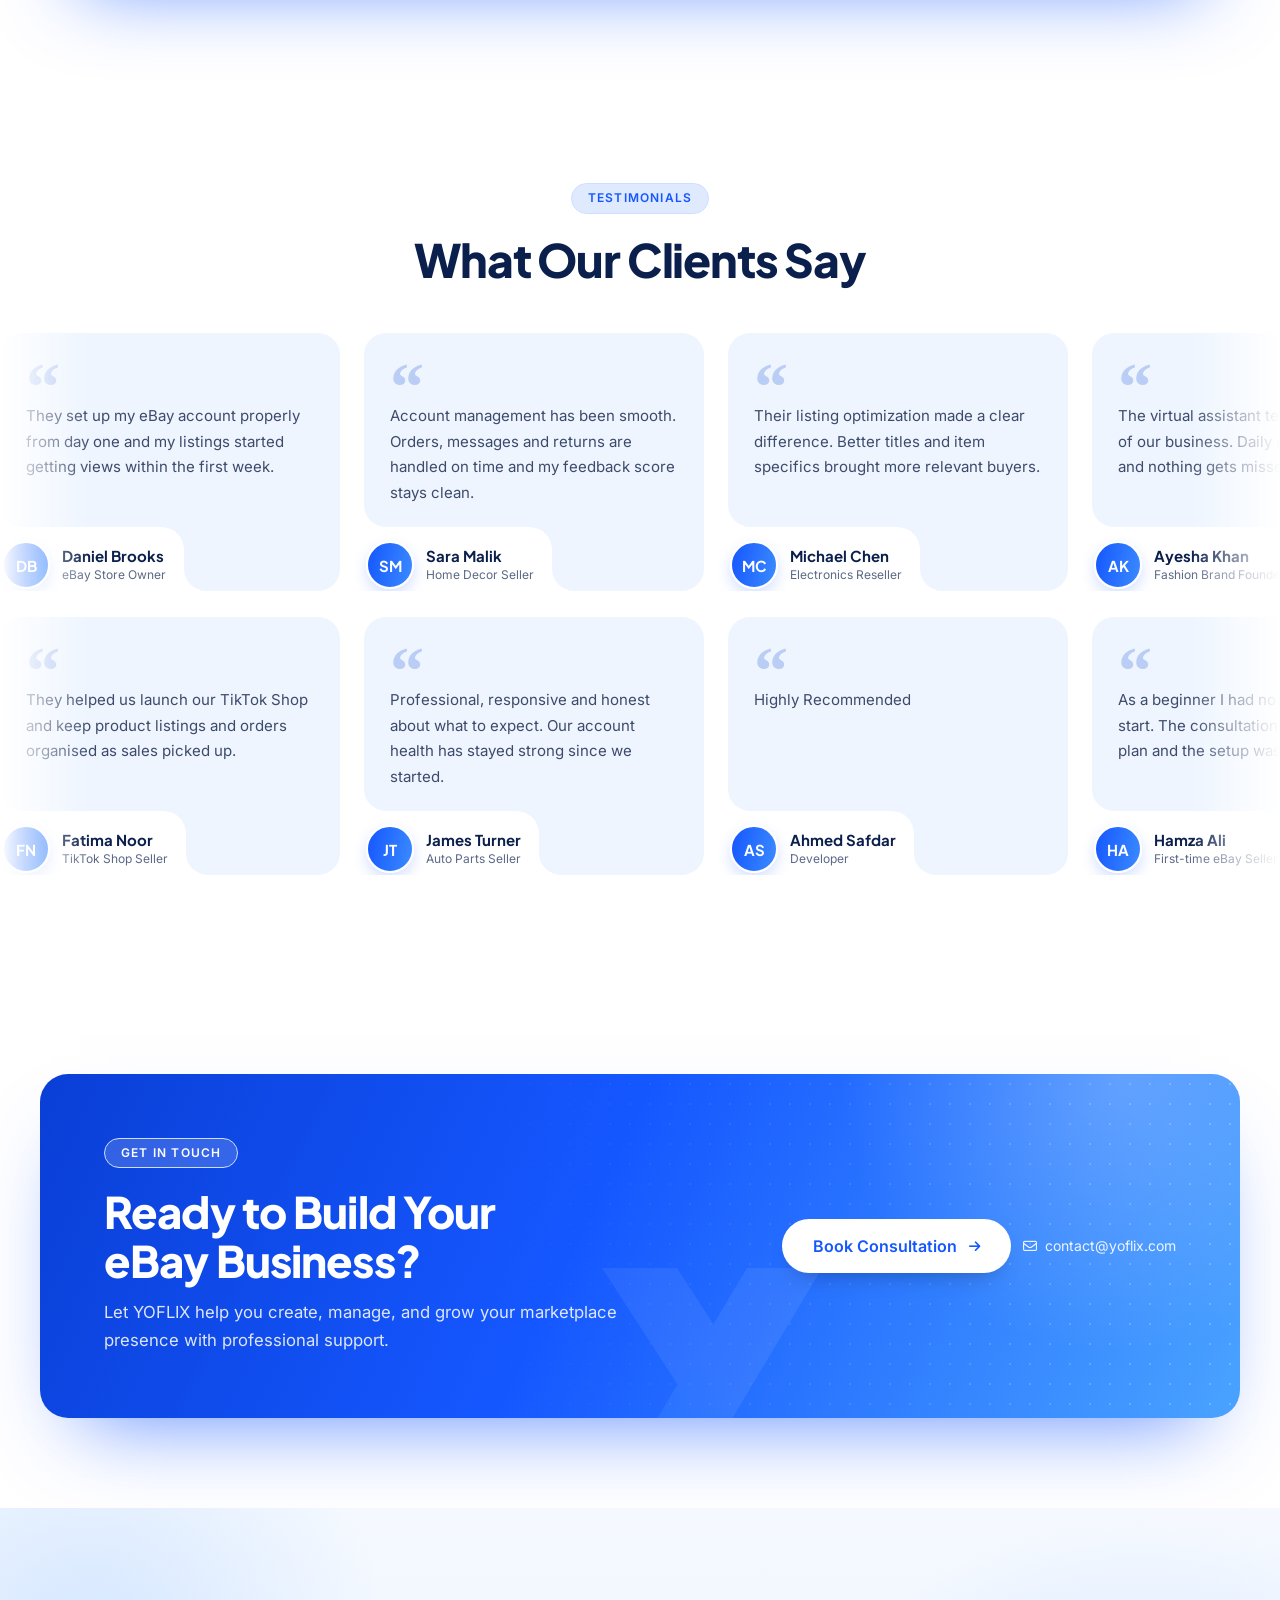
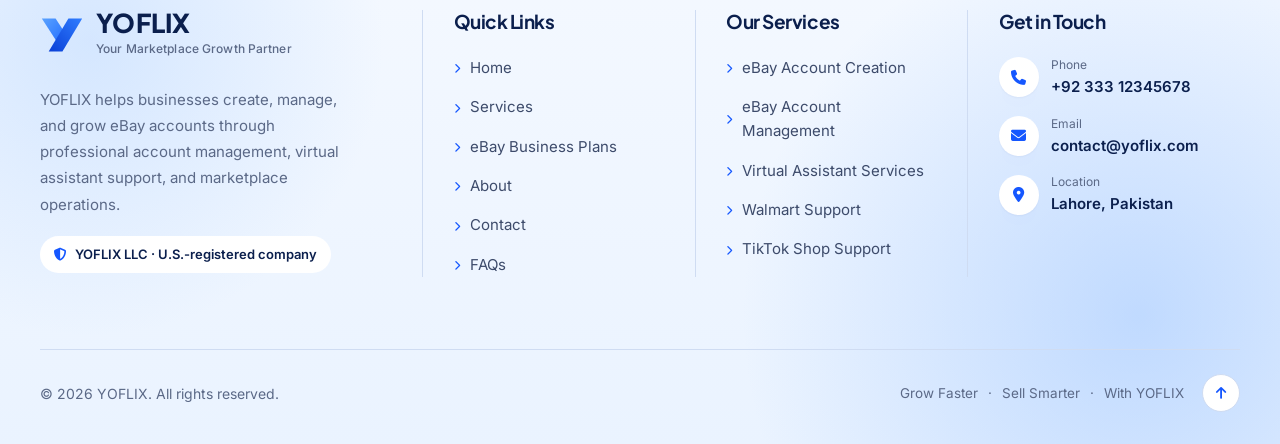
<file: services/walmart-support/index.html>
<!doctype html>
<html lang="en" class="theme-rexxsol-nova-document">
<head>
    <meta charset="utf-8">
    <meta name="viewport" content="width=device-width, initial-scale=1">
    <script>document.documentElement.classList.add('nova-js')</script>
    <title>Walmart Support | YOFLIX</title>
<meta name="description" content="Placeholder demo content for local development and visual QA. This content is not a declaration of official company facts." />
<meta name="keywords" content="" />
<meta name="robots" content="noindex,nofollow" />
<meta property="og:title" content="Walmart Support | YOFLIX" />
<meta property="og:description" content="Placeholder demo content for local development and visual QA. This content is not a declaration of official company facts." />
<meta name="twitter:card" content="summary_large_image" />
<meta property="og:image" content="../../assets/images/yoflix-social-share.png" />        <link rel="icon" href="../../assets/images/favicon.svg">
    <link rel="apple-touch-icon" href="../../assets/images/apple-touch-icon.png">
    <link rel="stylesheet" href="../../assets/css/fonts.css">
    <link rel="stylesheet" href="../../assets/vendor/fontawesome/css/all.min.css">
    <link rel="preload" as="style" href="../../assets/css/base.css" /><link rel="stylesheet" href="../../assets/css/base.css" />    <link rel="stylesheet" href="../../assets/css/style.css">
</head>
<body id="top" class="theme-rexxsol-nova antialiased" data-preview-theme="">
        <a class="nova-skip-link" href="#main-content">Skip to content</a>
    <div class="nova-header-slot" data-nova-header-slot data-home-page="false">
<header class="nova-header" data-nova-header data-home-page="false">
    <div class="nova-container nova-header-inner">
        <a class="nova-brand" href="../../" aria-label="Yoflix home">
            <svg class="nova-logo-mark" viewBox="0 0 48 48" aria-hidden="true" focusable="false">
    <defs>
        <linearGradient id="nova-y-tc6BM0-a" x1="0" y1="0" x2="1" y2="1"><stop offset="0" stop-color="#5aa2ff"/><stop offset="1" stop-color="#1f6bff"/></linearGradient>
        <linearGradient id="nova-y-tc6BM0-b" x1="1" y1="0" x2="0" y2="1"><stop offset="0" stop-color="#2f7dff"/><stop offset="1" stop-color="#0a3fd6"/></linearGradient>
    </defs>
    <path d="M2 6h15l11 17-7.5 11.5Z" fill="url(#nova-y-tc6BM0-a)"/>
    <path d="M31 6h15L24.5 42H9.5Z" fill="url(#nova-y-tc6BM0-b)"/>
</svg>
            <span class="nova-brand-text"><span class="nova-wordmark">Yoflix</span><small>Your Marketplace Growth Partner</small></span>
        </a>
        <nav class="nova-navigation" aria-label="Main navigation">
                                                <a href="../../"  >Home</a>
                                                                <a href="../../about/"  >About</a>
                                                                <a href="../"   aria-current="page" >Services</a>
                                                                <a href="../../ebay-business-plans/"  >eBay Business Plans</a>
                                                                <a href="../../contact/"  >Contact</a>
                                    </nav>
        <a class="nova-header-cta" href="../../contact/"><span>Book Consultation</span><i class="fa-solid fa-arrow-right" aria-hidden="true"></i></a>
        <details class="nova-mobile-menu" data-nova-menu>
            <summary aria-label="Open navigation menu" aria-controls="nova-mobile-panel"><span class="nova-burger" aria-hidden="true"><i></i><i></i></span></summary>
            <div id="nova-mobile-panel" class="nova-mobile-panel">
                <nav aria-label="Mobile navigation">
                                                                        <a href="../../" style="--i: 0"  ><small>01</small>Home</a>
                                                                                                <a href="../../about/" style="--i: 1"  ><small>02</small>About</a>
                                                                                                <a href="../" style="--i: 2"   aria-current="page" ><small>03</small>Services</a>
                                                                                                <a href="../../ebay-business-plans/" style="--i: 3"  ><small>04</small>eBay Business Plans</a>
                                                                                                <a href="../../contact/" style="--i: 4"  ><small>05</small>Contact</a>
                                                            </nav>
                <a class="nova-button nova-button-primary nova-button-lg" href="../../contact/">Book Consultation <i class="fa-solid fa-arrow-right" aria-hidden="true"></i></a>
            </div>
        </details>
    </div>
</header>
</div>
    <div class="nova-curtain" aria-hidden="true"></div>
    <div class="nova-cursor" aria-hidden="true" data-nova-cursor><span></span></div>
    <main id="main-content" tabindex="-1">
            <section class="nova-page-hero" aria-labelledby="nova-detail-title">
    <div class="nova-container nova-page-hero-inner">
        <h1 id="nova-detail-title" class="nova-enter nova-enter-1">Walmart Support</h1>
        <p class="nova-page-hero-meta nova-enter nova-enter-2">Marketplace Support</p>        <nav class="nova-page-hero-crumb nova-enter nova-enter-2" aria-label="Breadcrumb">
    <a href="../../"><i class="fa-solid fa-house" aria-hidden="true"></i>Home</a><span aria-hidden="true">/</span>
    <a href="../">Services</a><span aria-hidden="true">/</span>    <span aria-current="page">Walmart Support</span>
</nav>
    </div>
</section>

    <section class="nova-section nova-service-detail">
        <div class="nova-container nova-sd-layout">
            <article class="nova-sd-main">
                                
                                    <div class="nova-sd-lists">
                                                    <section aria-labelledby="nova-sd-features">
                                <h2 id="nova-sd-features">Key features</h2>
                                <ul role="list"><li><i class="fa-solid fa-circle-check" aria-hidden="true"></i>Account setup support</li><li><i class="fa-solid fa-circle-check" aria-hidden="true"></i>Listing assistance</li><li><i class="fa-solid fa-circle-check" aria-hidden="true"></i>Store operations support</li></ul>
                            </section>
                                                                    </div>
                
                
                <a class="nova-link-arrow nova-link-arrow--back" href="../"><i class="fa-solid fa-arrow-left" aria-hidden="true"></i>Back to Services</a>
            </article>

            <aside class="nova-sd-aside">
                <div class="nova-sd-card">
                    <span class="nova-sd-icon" aria-hidden="true"><i class="fa-solid fa-asterisk"></i></span>
                    <h2>Interested in Walmart Support?</h2>
                    <p>Tell us about your goals and we will recommend the right next step.</p>
                    <a class="nova-button nova-button-primary nova-button-block" href="../../contact/">Book Consultation <i class="fa-solid fa-arrow-right" aria-hidden="true"></i></a>
                </div>
            </aside>
        </div>
    </section>

            <section class="nova-section nova-sd-related" aria-labelledby="nova-sd-related-title">
            <div class="nova-container">
                <h2 id="nova-sd-related-title">Related services</h2>
                <ul class="nova-so-grid" style="--so-cols: 3" role="list">
                                            <li class="nova-so-cell" data-category="support" data-reveal style="--delay: 0ms">
    <span class="nova-so-icon" aria-hidden="true"><i class="fa-brands fa-tiktok"></i></span>
    <p class="nova-so-category">Marketplace Support</p>
    <h3><a href="../tiktok-shop-support/">TikTok Shop Support</a></h3>
        <span class="nova-so-more" aria-hidden="true">Learn more <i class="fa-solid fa-arrow-right"></i></span>
</li>
                                            <li class="nova-so-cell" data-category="account" data-reveal style="--delay: 70ms">
    <span class="nova-so-icon" aria-hidden="true"><i class="fa-solid fa-store"></i></span>
    <p class="nova-so-category">Account Setup</p>
    <h3><a href="../ebay-account-creation/">eBay Account Creation</a></h3>
        <span class="nova-so-more" aria-hidden="true">Learn more <i class="fa-solid fa-arrow-right"></i></span>
</li>
                                            <li class="nova-so-cell" data-category="account" data-reveal style="--delay: 140ms">
    <span class="nova-so-icon" aria-hidden="true"><i class="fa-solid fa-gear"></i></span>
    <p class="nova-so-category">Account Management</p>
    <h3><a href="../ebay-account-management/">eBay Account Management</a></h3>
        <span class="nova-so-more" aria-hidden="true">Learn more <i class="fa-solid fa-arrow-right"></i></span>
</li>
                                    </ul>
            </div>
        </section>
    
    <section class="nova-cta" aria-labelledby="nova-service-cta-title">
    <div class="nova-container">
        <div class="nova-cta-panel" data-reveal>
            <div class="nova-cta-copy">
                                <h2 id="nova-service-cta-title">Ready to grow your marketplace business?</h2>
                <p>Book a consultation with YOFLIX.</p>            </div>
            <div class="nova-cta-actions">
                <a class="nova-button nova-button-white nova-button-lg" href="../../contact/">Book Consultation <i class="fa-solid fa-arrow-right" aria-hidden="true"></i></a>
                                    <a class="nova-button nova-button-glass nova-button-lg" href="../">All Services</a>
                                            </div>
            <span class="nova-cta-mark" aria-hidden="true"><svg class="nova-logo-mark" viewBox="0 0 48 48" aria-hidden="true" focusable="false">
    <defs>
        <linearGradient id="nova-y-H2N3HG-a" x1="0" y1="0" x2="1" y2="1"><stop offset="0" stop-color="#5aa2ff"/><stop offset="1" stop-color="#1f6bff"/></linearGradient>
        <linearGradient id="nova-y-H2N3HG-b" x1="1" y1="0" x2="0" y2="1"><stop offset="0" stop-color="#2f7dff"/><stop offset="1" stop-color="#0a3fd6"/></linearGradient>
    </defs>
    <path d="M2 6h15l11 17-7.5 11.5Z" fill="url(#nova-y-H2N3HG-a)"/>
    <path d="M31 6h15L24.5 42H9.5Z" fill="url(#nova-y-H2N3HG-b)"/>
</svg>
</span>
        </div>
    </div>
</section>
        
                    <section class="nova-section nova-testimonials" aria-labelledby="nova-testimonials-title">
        <div class="nova-container">
            <header class="nova-testimonials-head" data-reveal>
                <p class="nova-pill">Testimonials</p>
                <h2 id="nova-testimonials-title">What Our Clients Say</h2>
            </header>
        </div>

        <div class="nova-marquee" aria-label="Client testimonials">
                            <div class="nova-marquee-row">
                    <div class="nova-marquee-track" style="--marquee-duration: 80s">
                                                                                                                    <figure class="nova-quote-card" >
    <div class="nova-quote-card-body">
        <span class="nova-quote-card-mark" aria-hidden="true">“</span>
        <blockquote>They set up my eBay account properly from day one and my listings started getting views within the first week.</blockquote>
    </div>
    <div class="nova-quote-card-foot">
        <figcaption class="nova-quote-card-author">
                            <span class="nova-quote-card-avatar" aria-hidden="true">DB</span>
                        <span>
                <strong>Daniel Brooks</strong>
                <small>eBay Store Owner</small>
            </span>
        </figcaption>
        <span class="nova-quote-card-tab" aria-hidden="true"></span>
    </div>
</figure>
                                                                                            <figure class="nova-quote-card" >
    <div class="nova-quote-card-body">
        <span class="nova-quote-card-mark" aria-hidden="true">“</span>
        <blockquote>Account management has been smooth. Orders, messages and returns are handled on time and my feedback score stays clean.</blockquote>
    </div>
    <div class="nova-quote-card-foot">
        <figcaption class="nova-quote-card-author">
                            <span class="nova-quote-card-avatar" aria-hidden="true">SM</span>
                        <span>
                <strong>Sara Malik</strong>
                <small>Home Decor Seller</small>
            </span>
        </figcaption>
        <span class="nova-quote-card-tab" aria-hidden="true"></span>
    </div>
</figure>
                                                                                            <figure class="nova-quote-card" >
    <div class="nova-quote-card-body">
        <span class="nova-quote-card-mark" aria-hidden="true">“</span>
        <blockquote>Their listing optimization made a clear difference. Better titles and item specifics brought more relevant buyers.</blockquote>
    </div>
    <div class="nova-quote-card-foot">
        <figcaption class="nova-quote-card-author">
                            <span class="nova-quote-card-avatar" aria-hidden="true">MC</span>
                        <span>
                <strong>Michael Chen</strong>
                <small>Electronics Reseller</small>
            </span>
        </figcaption>
        <span class="nova-quote-card-tab" aria-hidden="true"></span>
    </div>
</figure>
                                                                                            <figure class="nova-quote-card" >
    <div class="nova-quote-card-body">
        <span class="nova-quote-card-mark" aria-hidden="true">“</span>
        <blockquote>The virtual assistant team feels like part of our business. Daily updates are clear and nothing gets missed.</blockquote>
    </div>
    <div class="nova-quote-card-foot">
        <figcaption class="nova-quote-card-author">
                            <span class="nova-quote-card-avatar" aria-hidden="true">AK</span>
                        <span>
                <strong>Ayesha Khan</strong>
                <small>Fashion Brand Founder</small>
            </span>
        </figcaption>
        <span class="nova-quote-card-tab" aria-hidden="true"></span>
    </div>
</figure>
                                                                                            <figure class="nova-quote-card" >
    <div class="nova-quote-card-body">
        <span class="nova-quote-card-mark" aria-hidden="true">“</span>
        <blockquote>Getting approved and live on Walmart felt complicated until YOFLIX walked us through every step.</blockquote>
    </div>
    <div class="nova-quote-card-foot">
        <figcaption class="nova-quote-card-author">
                            <span class="nova-quote-card-avatar" aria-hidden="true">RH</span>
                        <span>
                <strong>Robert Hayes</strong>
                <small>Walmart Marketplace Seller</small>
            </span>
        </figcaption>
        <span class="nova-quote-card-tab" aria-hidden="true"></span>
    </div>
</figure>
                                                                                            <figure class="nova-quote-card"  aria-hidden="true" >
    <div class="nova-quote-card-body">
        <span class="nova-quote-card-mark" aria-hidden="true">“</span>
        <blockquote>They set up my eBay account properly from day one and my listings started getting views within the first week.</blockquote>
    </div>
    <div class="nova-quote-card-foot">
        <figcaption class="nova-quote-card-author">
                            <span class="nova-quote-card-avatar" aria-hidden="true">DB</span>
                        <span>
                <strong>Daniel Brooks</strong>
                <small>eBay Store Owner</small>
            </span>
        </figcaption>
        <span class="nova-quote-card-tab" aria-hidden="true"></span>
    </div>
</figure>
                                                                                            <figure class="nova-quote-card"  aria-hidden="true" >
    <div class="nova-quote-card-body">
        <span class="nova-quote-card-mark" aria-hidden="true">“</span>
        <blockquote>Account management has been smooth. Orders, messages and returns are handled on time and my feedback score stays clean.</blockquote>
    </div>
    <div class="nova-quote-card-foot">
        <figcaption class="nova-quote-card-author">
                            <span class="nova-quote-card-avatar" aria-hidden="true">SM</span>
                        <span>
                <strong>Sara Malik</strong>
                <small>Home Decor Seller</small>
            </span>
        </figcaption>
        <span class="nova-quote-card-tab" aria-hidden="true"></span>
    </div>
</figure>
                                                                                            <figure class="nova-quote-card"  aria-hidden="true" >
    <div class="nova-quote-card-body">
        <span class="nova-quote-card-mark" aria-hidden="true">“</span>
        <blockquote>Their listing optimization made a clear difference. Better titles and item specifics brought more relevant buyers.</blockquote>
    </div>
    <div class="nova-quote-card-foot">
        <figcaption class="nova-quote-card-author">
                            <span class="nova-quote-card-avatar" aria-hidden="true">MC</span>
                        <span>
                <strong>Michael Chen</strong>
                <small>Electronics Reseller</small>
            </span>
        </figcaption>
        <span class="nova-quote-card-tab" aria-hidden="true"></span>
    </div>
</figure>
                                                                                            <figure class="nova-quote-card"  aria-hidden="true" >
    <div class="nova-quote-card-body">
        <span class="nova-quote-card-mark" aria-hidden="true">“</span>
        <blockquote>The virtual assistant team feels like part of our business. Daily updates are clear and nothing gets missed.</blockquote>
    </div>
    <div class="nova-quote-card-foot">
        <figcaption class="nova-quote-card-author">
                            <span class="nova-quote-card-avatar" aria-hidden="true">AK</span>
                        <span>
                <strong>Ayesha Khan</strong>
                <small>Fashion Brand Founder</small>
            </span>
        </figcaption>
        <span class="nova-quote-card-tab" aria-hidden="true"></span>
    </div>
</figure>
                                                                                            <figure class="nova-quote-card"  aria-hidden="true" >
    <div class="nova-quote-card-body">
        <span class="nova-quote-card-mark" aria-hidden="true">“</span>
        <blockquote>Getting approved and live on Walmart felt complicated until YOFLIX walked us through every step.</blockquote>
    </div>
    <div class="nova-quote-card-foot">
        <figcaption class="nova-quote-card-author">
                            <span class="nova-quote-card-avatar" aria-hidden="true">RH</span>
                        <span>
                <strong>Robert Hayes</strong>
                <small>Walmart Marketplace Seller</small>
            </span>
        </figcaption>
        <span class="nova-quote-card-tab" aria-hidden="true"></span>
    </div>
</figure>
                                                                                                                                                <figure class="nova-quote-card"  aria-hidden="true" >
    <div class="nova-quote-card-body">
        <span class="nova-quote-card-mark" aria-hidden="true">“</span>
        <blockquote>They set up my eBay account properly from day one and my listings started getting views within the first week.</blockquote>
    </div>
    <div class="nova-quote-card-foot">
        <figcaption class="nova-quote-card-author">
                            <span class="nova-quote-card-avatar" aria-hidden="true">DB</span>
                        <span>
                <strong>Daniel Brooks</strong>
                <small>eBay Store Owner</small>
            </span>
        </figcaption>
        <span class="nova-quote-card-tab" aria-hidden="true"></span>
    </div>
</figure>
                                                                                            <figure class="nova-quote-card"  aria-hidden="true" >
    <div class="nova-quote-card-body">
        <span class="nova-quote-card-mark" aria-hidden="true">“</span>
        <blockquote>Account management has been smooth. Orders, messages and returns are handled on time and my feedback score stays clean.</blockquote>
    </div>
    <div class="nova-quote-card-foot">
        <figcaption class="nova-quote-card-author">
                            <span class="nova-quote-card-avatar" aria-hidden="true">SM</span>
                        <span>
                <strong>Sara Malik</strong>
                <small>Home Decor Seller</small>
            </span>
        </figcaption>
        <span class="nova-quote-card-tab" aria-hidden="true"></span>
    </div>
</figure>
                                                                                            <figure class="nova-quote-card"  aria-hidden="true" >
    <div class="nova-quote-card-body">
        <span class="nova-quote-card-mark" aria-hidden="true">“</span>
        <blockquote>Their listing optimization made a clear difference. Better titles and item specifics brought more relevant buyers.</blockquote>
    </div>
    <div class="nova-quote-card-foot">
        <figcaption class="nova-quote-card-author">
                            <span class="nova-quote-card-avatar" aria-hidden="true">MC</span>
                        <span>
                <strong>Michael Chen</strong>
                <small>Electronics Reseller</small>
            </span>
        </figcaption>
        <span class="nova-quote-card-tab" aria-hidden="true"></span>
    </div>
</figure>
                                                                                            <figure class="nova-quote-card"  aria-hidden="true" >
    <div class="nova-quote-card-body">
        <span class="nova-quote-card-mark" aria-hidden="true">“</span>
        <blockquote>The virtual assistant team feels like part of our business. Daily updates are clear and nothing gets missed.</blockquote>
    </div>
    <div class="nova-quote-card-foot">
        <figcaption class="nova-quote-card-author">
                            <span class="nova-quote-card-avatar" aria-hidden="true">AK</span>
                        <span>
                <strong>Ayesha Khan</strong>
                <small>Fashion Brand Founder</small>
            </span>
        </figcaption>
        <span class="nova-quote-card-tab" aria-hidden="true"></span>
    </div>
</figure>
                                                                                            <figure class="nova-quote-card"  aria-hidden="true" >
    <div class="nova-quote-card-body">
        <span class="nova-quote-card-mark" aria-hidden="true">“</span>
        <blockquote>Getting approved and live on Walmart felt complicated until YOFLIX walked us through every step.</blockquote>
    </div>
    <div class="nova-quote-card-foot">
        <figcaption class="nova-quote-card-author">
                            <span class="nova-quote-card-avatar" aria-hidden="true">RH</span>
                        <span>
                <strong>Robert Hayes</strong>
                <small>Walmart Marketplace Seller</small>
            </span>
        </figcaption>
        <span class="nova-quote-card-tab" aria-hidden="true"></span>
    </div>
</figure>
                                                                                            <figure class="nova-quote-card"  aria-hidden="true" >
    <div class="nova-quote-card-body">
        <span class="nova-quote-card-mark" aria-hidden="true">“</span>
        <blockquote>They set up my eBay account properly from day one and my listings started getting views within the first week.</blockquote>
    </div>
    <div class="nova-quote-card-foot">
        <figcaption class="nova-quote-card-author">
                            <span class="nova-quote-card-avatar" aria-hidden="true">DB</span>
                        <span>
                <strong>Daniel Brooks</strong>
                <small>eBay Store Owner</small>
            </span>
        </figcaption>
        <span class="nova-quote-card-tab" aria-hidden="true"></span>
    </div>
</figure>
                                                                                            <figure class="nova-quote-card"  aria-hidden="true" >
    <div class="nova-quote-card-body">
        <span class="nova-quote-card-mark" aria-hidden="true">“</span>
        <blockquote>Account management has been smooth. Orders, messages and returns are handled on time and my feedback score stays clean.</blockquote>
    </div>
    <div class="nova-quote-card-foot">
        <figcaption class="nova-quote-card-author">
                            <span class="nova-quote-card-avatar" aria-hidden="true">SM</span>
                        <span>
                <strong>Sara Malik</strong>
                <small>Home Decor Seller</small>
            </span>
        </figcaption>
        <span class="nova-quote-card-tab" aria-hidden="true"></span>
    </div>
</figure>
                                                                                            <figure class="nova-quote-card"  aria-hidden="true" >
    <div class="nova-quote-card-body">
        <span class="nova-quote-card-mark" aria-hidden="true">“</span>
        <blockquote>Their listing optimization made a clear difference. Better titles and item specifics brought more relevant buyers.</blockquote>
    </div>
    <div class="nova-quote-card-foot">
        <figcaption class="nova-quote-card-author">
                            <span class="nova-quote-card-avatar" aria-hidden="true">MC</span>
                        <span>
                <strong>Michael Chen</strong>
                <small>Electronics Reseller</small>
            </span>
        </figcaption>
        <span class="nova-quote-card-tab" aria-hidden="true"></span>
    </div>
</figure>
                                                                                            <figure class="nova-quote-card"  aria-hidden="true" >
    <div class="nova-quote-card-body">
        <span class="nova-quote-card-mark" aria-hidden="true">“</span>
        <blockquote>The virtual assistant team feels like part of our business. Daily updates are clear and nothing gets missed.</blockquote>
    </div>
    <div class="nova-quote-card-foot">
        <figcaption class="nova-quote-card-author">
                            <span class="nova-quote-card-avatar" aria-hidden="true">AK</span>
                        <span>
                <strong>Ayesha Khan</strong>
                <small>Fashion Brand Founder</small>
            </span>
        </figcaption>
        <span class="nova-quote-card-tab" aria-hidden="true"></span>
    </div>
</figure>
                                                                                            <figure class="nova-quote-card"  aria-hidden="true" >
    <div class="nova-quote-card-body">
        <span class="nova-quote-card-mark" aria-hidden="true">“</span>
        <blockquote>Getting approved and live on Walmart felt complicated until YOFLIX walked us through every step.</blockquote>
    </div>
    <div class="nova-quote-card-foot">
        <figcaption class="nova-quote-card-author">
                            <span class="nova-quote-card-avatar" aria-hidden="true">RH</span>
                        <span>
                <strong>Robert Hayes</strong>
                <small>Walmart Marketplace Seller</small>
            </span>
        </figcaption>
        <span class="nova-quote-card-tab" aria-hidden="true"></span>
    </div>
</figure>
                                                                        </div>
                </div>
                            <div class="nova-marquee-row is-reverse">
                    <div class="nova-marquee-track" style="--marquee-duration: 64s">
                                                                                                                    <figure class="nova-quote-card" >
    <div class="nova-quote-card-body">
        <span class="nova-quote-card-mark" aria-hidden="true">“</span>
        <blockquote>They helped us launch our TikTok Shop and keep product listings and orders organised as sales picked up.</blockquote>
    </div>
    <div class="nova-quote-card-foot">
        <figcaption class="nova-quote-card-author">
                            <span class="nova-quote-card-avatar" aria-hidden="true">FN</span>
                        <span>
                <strong>Fatima Noor</strong>
                <small>TikTok Shop Seller</small>
            </span>
        </figcaption>
        <span class="nova-quote-card-tab" aria-hidden="true"></span>
    </div>
</figure>
                                                                                            <figure class="nova-quote-card" >
    <div class="nova-quote-card-body">
        <span class="nova-quote-card-mark" aria-hidden="true">“</span>
        <blockquote>Professional, responsive and honest about what to expect. Our account health has stayed strong since we started.</blockquote>
    </div>
    <div class="nova-quote-card-foot">
        <figcaption class="nova-quote-card-author">
                            <span class="nova-quote-card-avatar" aria-hidden="true">JT</span>
                        <span>
                <strong>James Turner</strong>
                <small>Auto Parts Seller</small>
            </span>
        </figcaption>
        <span class="nova-quote-card-tab" aria-hidden="true"></span>
    </div>
</figure>
                                                                                            <figure class="nova-quote-card" >
    <div class="nova-quote-card-body">
        <span class="nova-quote-card-mark" aria-hidden="true">“</span>
        <blockquote>Highly Recommended</blockquote>
    </div>
    <div class="nova-quote-card-foot">
        <figcaption class="nova-quote-card-author">
                            <span class="nova-quote-card-avatar" aria-hidden="true">AS</span>
                        <span>
                <strong>Ahmed Safdar</strong>
                <small>Developer</small>
            </span>
        </figcaption>
        <span class="nova-quote-card-tab" aria-hidden="true"></span>
    </div>
</figure>
                                                                                            <figure class="nova-quote-card" >
    <div class="nova-quote-card-body">
        <span class="nova-quote-card-mark" aria-hidden="true">“</span>
        <blockquote>As a beginner I had no idea where to start. The consultation gave me a clear plan and the setup was done right.</blockquote>
    </div>
    <div class="nova-quote-card-foot">
        <figcaption class="nova-quote-card-author">
                            <span class="nova-quote-card-avatar" aria-hidden="true">HA</span>
                        <span>
                <strong>Hamza Ali</strong>
                <small>First-time eBay Seller</small>
            </span>
        </figcaption>
        <span class="nova-quote-card-tab" aria-hidden="true"></span>
    </div>
</figure>
                                                                                            <figure class="nova-quote-card"  aria-hidden="true" >
    <div class="nova-quote-card-body">
        <span class="nova-quote-card-mark" aria-hidden="true">“</span>
        <blockquote>They helped us launch our TikTok Shop and keep product listings and orders organised as sales picked up.</blockquote>
    </div>
    <div class="nova-quote-card-foot">
        <figcaption class="nova-quote-card-author">
                            <span class="nova-quote-card-avatar" aria-hidden="true">FN</span>
                        <span>
                <strong>Fatima Noor</strong>
                <small>TikTok Shop Seller</small>
            </span>
        </figcaption>
        <span class="nova-quote-card-tab" aria-hidden="true"></span>
    </div>
</figure>
                                                                                            <figure class="nova-quote-card"  aria-hidden="true" >
    <div class="nova-quote-card-body">
        <span class="nova-quote-card-mark" aria-hidden="true">“</span>
        <blockquote>Professional, responsive and honest about what to expect. Our account health has stayed strong since we started.</blockquote>
    </div>
    <div class="nova-quote-card-foot">
        <figcaption class="nova-quote-card-author">
                            <span class="nova-quote-card-avatar" aria-hidden="true">JT</span>
                        <span>
                <strong>James Turner</strong>
                <small>Auto Parts Seller</small>
            </span>
        </figcaption>
        <span class="nova-quote-card-tab" aria-hidden="true"></span>
    </div>
</figure>
                                                                                            <figure class="nova-quote-card"  aria-hidden="true" >
    <div class="nova-quote-card-body">
        <span class="nova-quote-card-mark" aria-hidden="true">“</span>
        <blockquote>Highly Recommended</blockquote>
    </div>
    <div class="nova-quote-card-foot">
        <figcaption class="nova-quote-card-author">
                            <span class="nova-quote-card-avatar" aria-hidden="true">AS</span>
                        <span>
                <strong>Ahmed Safdar</strong>
                <small>Developer</small>
            </span>
        </figcaption>
        <span class="nova-quote-card-tab" aria-hidden="true"></span>
    </div>
</figure>
                                                                                            <figure class="nova-quote-card"  aria-hidden="true" >
    <div class="nova-quote-card-body">
        <span class="nova-quote-card-mark" aria-hidden="true">“</span>
        <blockquote>As a beginner I had no idea where to start. The consultation gave me a clear plan and the setup was done right.</blockquote>
    </div>
    <div class="nova-quote-card-foot">
        <figcaption class="nova-quote-card-author">
                            <span class="nova-quote-card-avatar" aria-hidden="true">HA</span>
                        <span>
                <strong>Hamza Ali</strong>
                <small>First-time eBay Seller</small>
            </span>
        </figcaption>
        <span class="nova-quote-card-tab" aria-hidden="true"></span>
    </div>
</figure>
                                                                                                                                                <figure class="nova-quote-card"  aria-hidden="true" >
    <div class="nova-quote-card-body">
        <span class="nova-quote-card-mark" aria-hidden="true">“</span>
        <blockquote>They helped us launch our TikTok Shop and keep product listings and orders organised as sales picked up.</blockquote>
    </div>
    <div class="nova-quote-card-foot">
        <figcaption class="nova-quote-card-author">
                            <span class="nova-quote-card-avatar" aria-hidden="true">FN</span>
                        <span>
                <strong>Fatima Noor</strong>
                <small>TikTok Shop Seller</small>
            </span>
        </figcaption>
        <span class="nova-quote-card-tab" aria-hidden="true"></span>
    </div>
</figure>
                                                                                            <figure class="nova-quote-card"  aria-hidden="true" >
    <div class="nova-quote-card-body">
        <span class="nova-quote-card-mark" aria-hidden="true">“</span>
        <blockquote>Professional, responsive and honest about what to expect. Our account health has stayed strong since we started.</blockquote>
    </div>
    <div class="nova-quote-card-foot">
        <figcaption class="nova-quote-card-author">
                            <span class="nova-quote-card-avatar" aria-hidden="true">JT</span>
                        <span>
                <strong>James Turner</strong>
                <small>Auto Parts Seller</small>
            </span>
        </figcaption>
        <span class="nova-quote-card-tab" aria-hidden="true"></span>
    </div>
</figure>
                                                                                            <figure class="nova-quote-card"  aria-hidden="true" >
    <div class="nova-quote-card-body">
        <span class="nova-quote-card-mark" aria-hidden="true">“</span>
        <blockquote>Highly Recommended</blockquote>
    </div>
    <div class="nova-quote-card-foot">
        <figcaption class="nova-quote-card-author">
                            <span class="nova-quote-card-avatar" aria-hidden="true">AS</span>
                        <span>
                <strong>Ahmed Safdar</strong>
                <small>Developer</small>
            </span>
        </figcaption>
        <span class="nova-quote-card-tab" aria-hidden="true"></span>
    </div>
</figure>
                                                                                            <figure class="nova-quote-card"  aria-hidden="true" >
    <div class="nova-quote-card-body">
        <span class="nova-quote-card-mark" aria-hidden="true">“</span>
        <blockquote>As a beginner I had no idea where to start. The consultation gave me a clear plan and the setup was done right.</blockquote>
    </div>
    <div class="nova-quote-card-foot">
        <figcaption class="nova-quote-card-author">
                            <span class="nova-quote-card-avatar" aria-hidden="true">HA</span>
                        <span>
                <strong>Hamza Ali</strong>
                <small>First-time eBay Seller</small>
            </span>
        </figcaption>
        <span class="nova-quote-card-tab" aria-hidden="true"></span>
    </div>
</figure>
                                                                                            <figure class="nova-quote-card"  aria-hidden="true" >
    <div class="nova-quote-card-body">
        <span class="nova-quote-card-mark" aria-hidden="true">“</span>
        <blockquote>They helped us launch our TikTok Shop and keep product listings and orders organised as sales picked up.</blockquote>
    </div>
    <div class="nova-quote-card-foot">
        <figcaption class="nova-quote-card-author">
                            <span class="nova-quote-card-avatar" aria-hidden="true">FN</span>
                        <span>
                <strong>Fatima Noor</strong>
                <small>TikTok Shop Seller</small>
            </span>
        </figcaption>
        <span class="nova-quote-card-tab" aria-hidden="true"></span>
    </div>
</figure>
                                                                                            <figure class="nova-quote-card"  aria-hidden="true" >
    <div class="nova-quote-card-body">
        <span class="nova-quote-card-mark" aria-hidden="true">“</span>
        <blockquote>Professional, responsive and honest about what to expect. Our account health has stayed strong since we started.</blockquote>
    </div>
    <div class="nova-quote-card-foot">
        <figcaption class="nova-quote-card-author">
                            <span class="nova-quote-card-avatar" aria-hidden="true">JT</span>
                        <span>
                <strong>James Turner</strong>
                <small>Auto Parts Seller</small>
            </span>
        </figcaption>
        <span class="nova-quote-card-tab" aria-hidden="true"></span>
    </div>
</figure>
                                                                                            <figure class="nova-quote-card"  aria-hidden="true" >
    <div class="nova-quote-card-body">
        <span class="nova-quote-card-mark" aria-hidden="true">“</span>
        <blockquote>Highly Recommended</blockquote>
    </div>
    <div class="nova-quote-card-foot">
        <figcaption class="nova-quote-card-author">
                            <span class="nova-quote-card-avatar" aria-hidden="true">AS</span>
                        <span>
                <strong>Ahmed Safdar</strong>
                <small>Developer</small>
            </span>
        </figcaption>
        <span class="nova-quote-card-tab" aria-hidden="true"></span>
    </div>
</figure>
                                                                                            <figure class="nova-quote-card"  aria-hidden="true" >
    <div class="nova-quote-card-body">
        <span class="nova-quote-card-mark" aria-hidden="true">“</span>
        <blockquote>As a beginner I had no idea where to start. The consultation gave me a clear plan and the setup was done right.</blockquote>
    </div>
    <div class="nova-quote-card-foot">
        <figcaption class="nova-quote-card-author">
                            <span class="nova-quote-card-avatar" aria-hidden="true">HA</span>
                        <span>
                <strong>Hamza Ali</strong>
                <small>First-time eBay Seller</small>
            </span>
        </figcaption>
        <span class="nova-quote-card-tab" aria-hidden="true"></span>
    </div>
</figure>
                                                                        </div>
                </div>
                    </div>
    </section>
                
            </main>
    
            <section class="nova-cta" aria-labelledby="nova-project-cta-title">
    <div class="nova-container">
        <div class="nova-cta-panel" data-reveal>
            <div class="nova-cta-copy">
                <p class="nova-pill nova-pill--light">Get in touch</p>                <h2 id="nova-project-cta-title">Ready to Build Your eBay Business?</h2>
                <p>Let YOFLIX help you create, manage, and grow your marketplace presence with professional support.</p>            </div>
            <div class="nova-cta-actions">
                <a class="nova-button nova-button-white nova-button-lg" href="../../contact/">Book Consultation <i class="fa-solid fa-arrow-right" aria-hidden="true"></i></a>
                                <a class="nova-cta-email" href="mailto:contact@yoflix.com"><i class="fa-regular fa-envelope" aria-hidden="true"></i>contact@yoflix.com</a>            </div>
            <span class="nova-cta-mark" aria-hidden="true"><svg class="nova-logo-mark" viewBox="0 0 48 48" aria-hidden="true" focusable="false">
    <defs>
        <linearGradient id="nova-y-Njk5MI-a" x1="0" y1="0" x2="1" y2="1"><stop offset="0" stop-color="#5aa2ff"/><stop offset="1" stop-color="#1f6bff"/></linearGradient>
        <linearGradient id="nova-y-Njk5MI-b" x1="1" y1="0" x2="0" y2="1"><stop offset="0" stop-color="#2f7dff"/><stop offset="1" stop-color="#0a3fd6"/></linearGradient>
    </defs>
    <path d="M2 6h15l11 17-7.5 11.5Z" fill="url(#nova-y-Njk5MI-a)"/>
    <path d="M31 6h15L24.5 42H9.5Z" fill="url(#nova-y-Njk5MI-b)"/>
</svg>
</span>
        </div>
    </div>
</section>
        <footer class="nova-footer nova-premium-footer">
    <div class="nova-bg-shapes nova-bg-shapes--footer" aria-hidden="true"><span></span><span></span></div>
    <div class="nova-container">
        <div class="nova-footer-grid">
            <section class="nova-footer-brand" aria-label="About Yoflix">
                <a class="nova-brand" href="../../" aria-label="Yoflix home"><svg class="nova-logo-mark" viewBox="0 0 48 48" aria-hidden="true" focusable="false">
    <defs>
        <linearGradient id="nova-y-pR2RxA-a" x1="0" y1="0" x2="1" y2="1"><stop offset="0" stop-color="#5aa2ff"/><stop offset="1" stop-color="#1f6bff"/></linearGradient>
        <linearGradient id="nova-y-pR2RxA-b" x1="1" y1="0" x2="0" y2="1"><stop offset="0" stop-color="#2f7dff"/><stop offset="1" stop-color="#0a3fd6"/></linearGradient>
    </defs>
    <path d="M2 6h15l11 17-7.5 11.5Z" fill="url(#nova-y-pR2RxA-a)"/>
    <path d="M31 6h15L24.5 42H9.5Z" fill="url(#nova-y-pR2RxA-b)"/>
</svg>
<span class="nova-brand-text"><strong class="nova-premium-footer-wordmark">Yoflix</strong><small>Your Marketplace Growth Partner</small></span></a>
                <p>YOFLIX helps businesses create, manage, and grow eBay accounts through professional account management, virtual assistant support, and marketplace operations.</p>                <p class="nova-footer-legal-badge"><i class="fa-solid fa-shield-halved" aria-hidden="true"></i>YOFLIX LLC · U.S.-registered company</p>
                            </section>

                            <nav class="nova-footer-nav" aria-label="Company">
                    <h2>Quick Links</h2>
                    <ul role="list">
                                                    <li><a href="../../" ><i class="fa-solid fa-chevron-right" aria-hidden="true"></i>Home</a></li>
                                                    <li><a href="../" ><i class="fa-solid fa-chevron-right" aria-hidden="true"></i>Services</a></li>
                                                    <li><a href="../../ebay-business-plans/" ><i class="fa-solid fa-chevron-right" aria-hidden="true"></i>eBay Business Plans</a></li>
                                                    <li><a href="../../about/" ><i class="fa-solid fa-chevron-right" aria-hidden="true"></i>About</a></li>
                                                    <li><a href="../../contact/" ><i class="fa-solid fa-chevron-right" aria-hidden="true"></i>Contact</a></li>
                                                    <li><a href="../../faqs/" ><i class="fa-solid fa-chevron-right" aria-hidden="true"></i>FAQs</a></li>
                                            </ul>
                </nav>
            
                            <nav class="nova-footer-nav" aria-label="Our Services">
                    <h2>Our Services</h2>
                    <ul role="list">
                                                    <li><a href="../#service-ebay-account-creation"><i class="fa-solid fa-chevron-right" aria-hidden="true"></i>eBay Account Creation</a></li>
                                                    <li><a href="../#service-ebay-account-management"><i class="fa-solid fa-chevron-right" aria-hidden="true"></i>eBay Account Management</a></li>
                                                    <li><a href="../#service-virtual-assistant-services"><i class="fa-solid fa-chevron-right" aria-hidden="true"></i>Virtual Assistant Services</a></li>
                                                    <li><a href="../#service-walmart-support"><i class="fa-solid fa-chevron-right" aria-hidden="true"></i>Walmart Support</a></li>
                                                    <li><a href="../#service-tiktok-shop-support"><i class="fa-solid fa-chevron-right" aria-hidden="true"></i>TikTok Shop Support</a></li>
                                            </ul>
                </nav>
            
            <section class="nova-footer-contact" aria-labelledby="nova-footer-contact-heading">
                <h2 id="nova-footer-contact-heading">Get in Touch</h2>
                <ul role="list">
                                            <li><span class="nova-icon-circle nova-icon-circle--sm" aria-hidden="true"><i class="fa-solid fa-phone"></i></span><span><small>Phone</small><a href="tel:+9233312345678">+92 333 12345678</a></span></li>
                                                                <li><span class="nova-icon-circle nova-icon-circle--sm" aria-hidden="true"><i class="fa-solid fa-envelope"></i></span><span><small>Email</small><a href="mailto:contact@yoflix.com">contact@yoflix.com</a></span></li>
                                                                                    <li><span class="nova-icon-circle nova-icon-circle--sm" aria-hidden="true"><i class="fa-solid fa-location-dot"></i></span><span><small>Location</small><a href="https://maps.google.com/?q=Lahore%2C+Pakistan" target="_blank" rel="noopener noreferrer">Lahore, Pakistan</a></span></li>
                                    </ul>
            </section>
        </div>

        <div class="nova-footer-bottom">
            <p>© 2026 YOFLIX. All rights reserved.</p>
                        <div class="nova-footer-motto">
                <span>Grow Faster</span><span>Sell Smarter</span><span>With YOFLIX</span>
                <button type="button" class="nova-back-to-top" data-nova-back-to-top aria-label="Back to top"><i class="fa-solid fa-arrow-up" aria-hidden="true"></i></button>
            </div>
        </div>
    </div>
</footer>
                <div
    class="nova-chat"
    data-ai-chat
>
    <button class="nova-chat-launcher" type="button" data-launcher aria-expanded="false" aria-controls="nova-chat-panel" aria-label="Open YOFLIX Assistant" hidden>
        <span class="nova-chat-launcher-icon"><i class="fa-solid fa-comment-dots" aria-hidden="true"></i></span>
        <span class="nova-chat-launcher-label">Ask YOFLIX</span>
    </button>

    <section class="nova-chat-panel" id="nova-chat-panel" data-panel role="dialog" aria-modal="false" aria-labelledby="nova-chat-name" hidden>
        <header class="nova-chat-header">
            <div class="nova-chat-avatar" data-avatar aria-hidden="true"><i class="fa-solid fa-robot"></i></div>
            <div class="nova-chat-identity">
                <h2 id="nova-chat-name" data-name>YOFLIX Assistant</h2>
                <p><span class="nova-chat-online" aria-hidden="true"></span><span data-description>Online</span></p>
            </div>
            <button class="nova-chat-icon-button" type="button" data-reset aria-label="Start a new conversation" title="New conversation"><i class="fa-solid fa-rotate-left" aria-hidden="true"></i></button>
            <button class="nova-chat-icon-button" type="button" data-close aria-label="Close chat" title="Close"><i class="fa-solid fa-xmark" aria-hidden="true"></i></button>
        </header>

        <div class="nova-chat-messages" data-messages role="log" aria-live="polite" aria-relevant="additions text">
            <p class="nova-chat-message is-assistant" data-welcome></p>
        </div>
        <div class="nova-chat-suggestions" data-suggestions aria-label="Suggested questions"></div>
        <p class="nova-chat-error" data-error role="alert" hidden></p>

        <form class="nova-chat-form" data-chat-form>
            <label class="sr-only" for="nova-chat-input">Your message</label>
            <textarea id="nova-chat-input" name="message" rows="1" maxlength="1200" data-message-input></textarea>
            <button type="submit" data-send aria-label="Send message"><i class="fa-solid fa-arrow-up" aria-hidden="true"></i></button>
        </form>

        <div class="nova-chat-footer">
            <a data-contact href="../../contact/"><i class="fa-regular fa-envelope" aria-hidden="true"></i> Contact us</a>
            <a data-quotation href="../../contact/"><i class="fa-regular fa-calendar" aria-hidden="true"></i> Book consultation</a>
            <button type="button" data-lead-open hidden><i class="fa-regular fa-paper-plane" aria-hidden="true"></i> Send inquiry</button>
        </div>

        <form class="nova-chat-lead" name="chat-inquiry" method="POST" data-netlify="true" data-lead-form hidden>
            <input type="hidden" name="form-name" value="chat-inquiry">
            <h3>Tell us about your business</h3>
            <label>Name<input name="name" maxlength="120" autocomplete="name" required></label>
            <div class="nova-chat-lead-row">
                <label>Email<input name="email" type="email" maxlength="255" autocomplete="email"></label>
                <label>Phone<input name="phone" type="tel" maxlength="40" autocomplete="tel"></label>
            </div>
            <label>Service of interest<input name="service_interest" maxlength="160" placeholder="e.g. eBay Account Management"></label>
            <label>Details<textarea name="project_details" rows="3" maxlength="3000" required></textarea></label>
            <label class="nova-chat-consent"><input type="checkbox" name="consent" value="1" required> I agree to be contacted about this inquiry.</label>
            <p class="nova-chat-lead-error" data-lead-error role="alert" hidden></p>
            <div class="nova-chat-lead-actions"><button type="button" data-lead-cancel>Cancel</button><button type="submit">Submit inquiry</button></div>
        </form>
        <span class="sr-only" data-status aria-live="polite"></span>
    </section>
</div>
        <script src="../../assets/js/main.js" defer></script>
    </body>
</html>
</file>
<file: assets/css/fonts.css>
/* Inter + Plus Jakarta Sans (latin, latin-ext), self-hosted from Google Fonts. */
/* latin-ext */
@font-face {
  font-family: 'Inter';
  font-style: normal;
  font-weight: 400;
  font-display: swap;
  src: url(../fonts/Inter-latin-ext.woff2) format('woff2');
  unicode-range: U+0100-02BA, U+02BD-02C5, U+02C7-02CC, U+02CE-02D7, U+02DD-02FF, U+0304, U+0308, U+0329, U+1D00-1DBF, U+1E00-1E9F, U+1EF2-1EFF, U+2020, U+20A0-20AB, U+20AD-20C4, U+2113, U+2C60-2C7F, U+A720-A7FF;
}
/* latin */
@font-face {
  font-family: 'Inter';
  font-style: normal;
  font-weight: 400;
  font-display: swap;
  src: url(../fonts/Inter-latin.woff2) format('woff2');
  unicode-range: U+0000-00FF, U+0131, U+0152-0153, U+02BB-02BC, U+02C6, U+02DA, U+02DC, U+0304, U+0308, U+0329, U+2000-206F, U+20AC, U+2122, U+2191, U+2193, U+2212, U+2215, U+FEFF, U+FFFD;
}
/* latin-ext */
@font-face {
  font-family: 'Inter';
  font-style: normal;
  font-weight: 500;
  font-display: swap;
  src: url(../fonts/Inter-latin-ext.woff2) format('woff2');
  unicode-range: U+0100-02BA, U+02BD-02C5, U+02C7-02CC, U+02CE-02D7, U+02DD-02FF, U+0304, U+0308, U+0329, U+1D00-1DBF, U+1E00-1E9F, U+1EF2-1EFF, U+2020, U+20A0-20AB, U+20AD-20C4, U+2113, U+2C60-2C7F, U+A720-A7FF;
}
/* latin */
@font-face {
  font-family: 'Inter';
  font-style: normal;
  font-weight: 500;
  font-display: swap;
  src: url(../fonts/Inter-latin.woff2) format('woff2');
  unicode-range: U+0000-00FF, U+0131, U+0152-0153, U+02BB-02BC, U+02C6, U+02DA, U+02DC, U+0304, U+0308, U+0329, U+2000-206F, U+20AC, U+2122, U+2191, U+2193, U+2212, U+2215, U+FEFF, U+FFFD;
}
/* latin-ext */
@font-face {
  font-family: 'Inter';
  font-style: normal;
  font-weight: 600;
  font-display: swap;
  src: url(../fonts/Inter-latin-ext.woff2) format('woff2');
  unicode-range: U+0100-02BA, U+02BD-02C5, U+02C7-02CC, U+02CE-02D7, U+02DD-02FF, U+0304, U+0308, U+0329, U+1D00-1DBF, U+1E00-1E9F, U+1EF2-1EFF, U+2020, U+20A0-20AB, U+20AD-20C4, U+2113, U+2C60-2C7F, U+A720-A7FF;
}
/* latin */
@font-face {
  font-family: 'Inter';
  font-style: normal;
  font-weight: 600;
  font-display: swap;
  src: url(../fonts/Inter-latin.woff2) format('woff2');
  unicode-range: U+0000-00FF, U+0131, U+0152-0153, U+02BB-02BC, U+02C6, U+02DA, U+02DC, U+0304, U+0308, U+0329, U+2000-206F, U+20AC, U+2122, U+2191, U+2193, U+2212, U+2215, U+FEFF, U+FFFD;
}
/* latin-ext */
@font-face {
  font-family: 'Inter';
  font-style: normal;
  font-weight: 700;
  font-display: swap;
  src: url(../fonts/Inter-latin-ext.woff2) format('woff2');
  unicode-range: U+0100-02BA, U+02BD-02C5, U+02C7-02CC, U+02CE-02D7, U+02DD-02FF, U+0304, U+0308, U+0329, U+1D00-1DBF, U+1E00-1E9F, U+1EF2-1EFF, U+2020, U+20A0-20AB, U+20AD-20C4, U+2113, U+2C60-2C7F, U+A720-A7FF;
}
/* latin */
@font-face {
  font-family: 'Inter';
  font-style: normal;
  font-weight: 700;
  font-display: swap;
  src: url(../fonts/Inter-latin.woff2) format('woff2');
  unicode-range: U+0000-00FF, U+0131, U+0152-0153, U+02BB-02BC, U+02C6, U+02DA, U+02DC, U+0304, U+0308, U+0329, U+2000-206F, U+20AC, U+2122, U+2191, U+2193, U+2212, U+2215, U+FEFF, U+FFFD;
}
/* latin-ext */
@font-face {
  font-family: 'Plus Jakarta Sans';
  font-style: normal;
  font-weight: 600;
  font-display: swap;
  src: url(../fonts/PlusJakartaSans-latin-ext.woff2) format('woff2');
  unicode-range: U+0100-02BA, U+02BD-02C5, U+02C7-02CC, U+02CE-02D7, U+02DD-02FF, U+0304, U+0308, U+0329, U+1D00-1DBF, U+1E00-1E9F, U+1EF2-1EFF, U+2020, U+20A0-20AB, U+20AD-20C4, U+2113, U+2C60-2C7F, U+A720-A7FF;
}
/* latin */
@font-face {
  font-family: 'Plus Jakarta Sans';
  font-style: normal;
  font-weight: 600;
  font-display: swap;
  src: url(../fonts/PlusJakartaSans-latin.woff2) format('woff2');
  unicode-range: U+0000-00FF, U+0131, U+0152-0153, U+02BB-02BC, U+02C6, U+02DA, U+02DC, U+0304, U+0308, U+0329, U+2000-206F, U+20AC, U+2122, U+2191, U+2193, U+2212, U+2215, U+FEFF, U+FFFD;
}
/* latin-ext */
@font-face {
  font-family: 'Plus Jakarta Sans';
  font-style: normal;
  font-weight: 700;
  font-display: swap;
  src: url(../fonts/PlusJakartaSans-latin-ext.woff2) format('woff2');
  unicode-range: U+0100-02BA, U+02BD-02C5, U+02C7-02CC, U+02CE-02D7, U+02DD-02FF, U+0304, U+0308, U+0329, U+1D00-1DBF, U+1E00-1E9F, U+1EF2-1EFF, U+2020, U+20A0-20AB, U+20AD-20C4, U+2113, U+2C60-2C7F, U+A720-A7FF;
}
/* latin */
@font-face {
  font-family: 'Plus Jakarta Sans';
  font-style: normal;
  font-weight: 700;
  font-display: swap;
  src: url(../fonts/PlusJakartaSans-latin.woff2) format('woff2');
  unicode-range: U+0000-00FF, U+0131, U+0152-0153, U+02BB-02BC, U+02C6, U+02DA, U+02DC, U+0304, U+0308, U+0329, U+2000-206F, U+20AC, U+2122, U+2191, U+2193, U+2212, U+2215, U+FEFF, U+FFFD;
}
/* latin-ext */
@font-face {
  font-family: 'Plus Jakarta Sans';
  font-style: normal;
  font-weight: 800;
  font-display: swap;
  src: url(../fonts/PlusJakartaSans-latin-ext.woff2) format('woff2');
  unicode-range: U+0100-02BA, U+02BD-02C5, U+02C7-02CC, U+02CE-02D7, U+02DD-02FF, U+0304, U+0308, U+0329, U+1D00-1DBF, U+1E00-1E9F, U+1EF2-1EFF, U+2020, U+20A0-20AB, U+20AD-20C4, U+2113, U+2C60-2C7F, U+A720-A7FF;
}
/* latin */
@font-face {
  font-family: 'Plus Jakarta Sans';
  font-style: normal;
  font-weight: 800;
  font-display: swap;
  src: url(../fonts/PlusJakartaSans-latin.woff2) format('woff2');
  unicode-range: U+0000-00FF, U+0131, U+0152-0153, U+02BB-02BC, U+02C6, U+02DA, U+02DC, U+0304, U+0308, U+0329, U+2000-206F, U+20AC, U+2122, U+2191, U+2193, U+2212, U+2215, U+FEFF, U+FFFD;
}
</file>
<file: assets/css/style.css>
/* ===== theme.css ===== */
/* ==========================================================================
   Yoflix Nova 5 — soft-blue SaaS design system
   Navy type, bright blue brand (from the YOFLIX "Y" mark), airy gradient
   backgrounds, rounded white cards, pill buttons.
   Hero → hero.css · CTA & footer → cta-footer.css · motion → theme.js
   ========================================================================== */

.theme-rexxsol-nova {
    --nv-bg: #ffffff;
    --nv-bg-soft: #f5f9ff;
    --nv-bg-tint: #eef5ff;
    --nv-navy: #0b1f4d;
    --nv-text: #3d4b6b;
    --nv-muted: #5b6987;
    --nv-subtle: #9aa7c2;
    --nv-line: #e3ebf8;
    --nv-line-strong: #cfdcf2;
    --nv-blue: #1557ff;
    --nv-blue-2: #3b8bff;
    --nv-blue-dark: #0a3fd6;
    --nv-blue-soft: #e8f1ff;
    --nv-grad: linear-gradient(100deg, #1557ff 0%, #3b8bff 100%);
    --nv-grad-text: linear-gradient(95deg, #1557ff 10%, #4aa3ff 100%);
    --nv-success: #12a150;
    --nv-danger: #d92d20;
    --nv-ebay-red: #e53238;
    --nv-ebay-blue: #0064d2;
    --nv-ebay-yellow: #f5af02;
    --nv-ebay-green: #86b817;
    --nv-walmart: #0071ce;
    --nv-walmart-spark: #ffc220;
    --nv-font: 'Inter', ui-sans-serif, system-ui, -apple-system, 'Segoe UI', sans-serif;
    --nv-display: 'Plus Jakarta Sans', var(--nv-font);
    --nv-radius: 20px;
    --nv-radius-sm: 12px;
    --nv-radius-lg: 28px;
    --nv-shadow: 0 1px 2px rgba(11, 31, 77, .04), 0 12px 32px -16px rgba(21, 87, 255, .18);
    --nv-shadow-hover: 0 2px 4px rgba(11, 31, 77, .04), 0 24px 48px -20px rgba(21, 87, 255, .32);
    --nv-ease: cubic-bezier(.22, 1, .36, 1);
    --nv-ease-io: cubic-bezier(.65, 0, .35, 1);
    --nv-container: 1240px;
    --nv-gutter: clamp(16px, 4vw, 40px);
    --nv-section: clamp(72px, 8.5vw, 120px);
    --nv-header-h: 96px;

    margin: 0;
    background: var(--nv-bg);
    color: var(--nv-text);
    font-family: var(--nv-font);
    font-size: 16px;
    line-height: 1.65;
    -webkit-font-smoothing: antialiased;
    text-rendering: optimizeLegibility;
    overflow-x: hidden;
}

/* ---------- Base (zero specificity so components always win) ---------- */
:where(.theme-rexxsol-nova) *, :where(.theme-rexxsol-nova) *::before, :where(.theme-rexxsol-nova) *::after { box-sizing: border-box; }
:where(.theme-rexxsol-nova) :where(h1, h2, h3, h4) { margin: 0; color: var(--nv-navy); font-family: var(--nv-display); font-weight: 800; letter-spacing: -.025em; line-height: 1.12; }
:where(.theme-rexxsol-nova) p { margin: 0; }
:where(.theme-rexxsol-nova) a { color: inherit; text-decoration: none; }
:where(.theme-rexxsol-nova) img { display: block; max-width: 100%; height: auto; }
:where(.theme-rexxsol-nova) figure { margin: 0; }
:where(.theme-rexxsol-nova) :where(ul[role="list"], ol, dl, dd) { margin: 0; padding: 0; list-style: none; }
:where(.theme-rexxsol-nova) ::selection { background: var(--nv-blue); color: #fff; }
.theme-rexxsol-nova :focus-visible { outline: 2px solid var(--nv-blue); outline-offset: 3px; border-radius: 6px; }
.theme-rexxsol-nova main { display: block; outline: none; }
.theme-rexxsol-nova .sr-only { position: absolute; width: 1px; height: 1px; padding: 0; margin: -1px; overflow: hidden; clip: rect(0, 0, 0, 0); white-space: nowrap; border: 0; }

.nova-skip-link { position: fixed; top: 12px; left: 12px; z-index: 300; padding: 10px 16px; border-radius: 999px; background: var(--nv-blue); color: #fff; font-weight: 600; transform: translateY(-160%); transition: transform .3s var(--nv-ease); }
.nova-skip-link:focus { transform: none; }

.nova-container { position: relative; width: 100%; max-width: calc(var(--nv-container) + var(--nv-gutter) * 2); margin-inline: auto; padding-inline: var(--nv-gutter); }
.nova-container--narrow { max-width: calc(800px + var(--nv-gutter) * 2); }

/* Soft curved background shapes, as in the reference artwork */
.nova-bg-shapes { position: absolute; inset: 0; z-index: 0; overflow: hidden; pointer-events: none; }
.nova-bg-shapes span { position: absolute; border-radius: 50%; }
.nova-bg-shapes span:nth-child(1) { width: 62vw; height: 62vw; max-width: 900px; max-height: 900px; top: -38%; right: -14%; background: radial-gradient(closest-side, rgba(120, 175, 255, .38), rgba(120, 175, 255, 0)); }
.nova-bg-shapes span:nth-child(2) { width: 46vw; height: 46vw; max-width: 680px; max-height: 680px; bottom: -40%; left: -16%; background: radial-gradient(closest-side, rgba(150, 195, 255, .32), rgba(150, 195, 255, 0)); }
.nova-bg-shapes span:nth-child(3) { width: 140%; height: 70%; left: -20%; bottom: -52%; border-radius: 50%; border-top: 1px solid rgba(255, 255, 255, .9); background: linear-gradient(180deg, rgba(255, 255, 255, .55), rgba(255, 255, 255, 0)); }

/* ---------- Type primitives ---------- */
.nova-pill { display: inline-flex; align-items: center; gap: 8px; margin-bottom: 20px; padding: 7px 16px; border: 1px solid #cddfff; border-radius: 999px; background: #dfeaff; color: var(--nv-blue); font: 600 12px/1.2 var(--nv-font); letter-spacing: .1em; text-transform: uppercase; }
.nova-pill--light { background: rgba(255, 255, 255, .16); color: #fff; }
.nova-kicker { display: inline-flex; align-items: center; gap: 8px; margin-bottom: 20px; padding: 7px 16px; border-radius: 999px; background: var(--nv-blue-soft); color: var(--nv-blue); font: 600 12px/1.2 var(--nv-font); letter-spacing: .1em; text-transform: uppercase; }
.nova-index { display: none; }
.nova-caption { display: inline-flex; align-items: center; gap: 8px; color: var(--nv-blue); font: 600 12px/1.3 var(--nv-font); letter-spacing: .08em; text-transform: uppercase; }
.nova-caption > span:empty { display: none; }
.nova-lead { color: var(--nv-muted); font-size: clamp(16px, 1.25vw, 18px); line-height: 1.75; max-width: 560px; }
.nova-section h2 { font-size: clamp(30px, 3.6vw, 46px); }
.nova-text-link { display: inline-flex; align-items: center; gap: 8px; color: var(--nv-blue); font-weight: 600; font-size: 15px; }
.nova-text-link i { font-size: 12px; transition: transform .4s var(--nv-ease); }
.nova-text-link:hover i { transform: translateX(4px); }
.nova-underline { background: linear-gradient(currentColor, currentColor) no-repeat 100% 100% / 0 1px; transition: background-size .45s var(--nv-ease), color .3s; padding-bottom: 1px; }
.nova-underline:hover { background-position: 0 100%; background-size: 100% 1px; color: var(--nv-blue); }
.nova-link-arrow { display: inline-flex; align-items: center; gap: 8px; color: var(--nv-blue); font-weight: 600; font-size: 15px; }
.nova-link-arrow i { font-size: 12px; transition: transform .4s var(--nv-ease); }
.nova-link-arrow:hover i { transform: translateX(4px); }
.nova-link-arrow--back:hover i { transform: translateX(-4px); }

/* ---------- Buttons ---------- */
/* Every button shares one calm motion: 1px lift on hover, a press on click, arrows nudge in their direction. */
.nova-button { display: inline-flex; align-items: center; justify-content: center; gap: 12px; min-height: 50px; padding: 0 26px; border: 1px solid transparent; border-radius: 999px; font: 600 15px/1 var(--nv-font); white-space: nowrap; cursor: pointer; transition: transform .3s var(--nv-ease), box-shadow .3s var(--nv-ease), background-color .3s, background-position .5s var(--nv-ease), border-color .3s, color .3s; }
.nova-button i { font-size: 13px; transition: transform .4s var(--nv-ease); }
.nova-button:hover { transform: translateY(-1px); }
.nova-button:hover i.fa-arrow-right { transform: translateX(4px); }
.nova-button:hover i.fa-arrow-down { transform: translateY(3px); }
.nova-button:active { transform: translateY(0); transition-duration: .1s; }
.nova-button:focus-visible { outline: 2px solid var(--nv-blue-dark); outline-offset: 3px; }
.nova-button-lg { min-height: 54px; padding: 0 30px; font-size: 16px; }
.nova-button-block { width: 100%; }
/* .nova-button-primary shares the header CTA style defined with .nova-header-cta below. */
.nova-button-ghost { background: #fff; border-color: var(--nv-line-strong); color: var(--nv-navy); }
.nova-button-ghost:hover { border-color: var(--nv-blue); color: var(--nv-blue); box-shadow: 0 10px 22px -14px rgba(21, 87, 255, .45); }
.nova-button-ghost:active { box-shadow: none; }
.nova-button-white { background: #fff; color: var(--nv-blue); box-shadow: 0 12px 24px -14px rgba(0, 0, 0, .35); }
.nova-button-white:hover { box-shadow: 0 16px 30px -14px rgba(0, 0, 0, .4); }
.nova-button-white:active { box-shadow: 0 6px 12px -8px rgba(0, 0, 0, .35); }
.nova-button-glass { background: rgba(255, 255, 255, .12); border-color: rgba(255, 255, 255, .35); color: #fff; }
.nova-button-glass:hover { background: rgba(255, 255, 255, .2); }
.nova-button[disabled] { opacity: .7; cursor: progress; transform: none; }

/* ---------- Icons, badges, cards ---------- */
.nova-icon-circle { display: inline-grid; place-items: center; flex-shrink: 0; width: 56px; height: 56px; border-radius: 50%; background: var(--nv-blue-soft); color: var(--nv-blue); font-size: 21px; transition: transform .5s var(--nv-ease), background-color .3s, color .3s; }
.nova-icon-circle--solid { background: var(--nv-grad); color: #fff; box-shadow: 0 10px 20px -10px rgba(21, 87, 255, .8); }
.nova-icon-circle--sm { width: 40px; height: 40px; font-size: 15px; }
.nova-icon-circle--ebay { background: #fff1f1; color: var(--nv-ebay-red); }
.nova-icon-circle--walmart { background: var(--nv-walmart); color: var(--nv-walmart-spark); }
.nova-icon-circle--tiktok { background: #111; color: #fff; }
.nova-badge { display: inline-flex; align-items: center; height: 28px; padding: 0 12px; border-radius: 999px; background: var(--nv-bg-tint); color: var(--nv-muted); font: 600 12px/1 var(--nv-font); white-space: nowrap; }
.nova-badge--primary { background: var(--nv-grad); color: #fff; }
.nova-card { position: relative; border: 1px solid var(--nv-line); border-radius: var(--nv-radius); background: #fff; box-shadow: var(--nv-shadow); transition: transform .45s var(--nv-ease), box-shadow .45s var(--nv-ease), border-color .3s; }
.nova-mark { display: inline-grid; place-items: center; width: 26px; height: 26px; border-radius: 50%; font-size: 11px; }
.nova-mark--walmart { background: var(--nv-walmart); color: var(--nv-walmart-spark); }
.nova-mark--tiktok { background: #111; color: #fff; }
.nova-ebay-logo { font: 700 28px/1 var(--nv-font); letter-spacing: -.06em; }
.nova-ebay-logo b { font-weight: inherit; }
.nova-ebay-logo b:nth-child(1) { color: var(--nv-ebay-red); }
.nova-ebay-logo b:nth-child(2) { color: var(--nv-ebay-blue); }
.nova-ebay-logo b:nth-child(3) { color: var(--nv-ebay-yellow); }
.nova-ebay-logo b:nth-child(4) { color: var(--nv-ebay-green); }

/* ---------- Brand ---------- */
.nova-brand { display: inline-flex; align-items: center; gap: 12px; flex-shrink: 0; }
.nova-logo-mark { width: 44px; height: 44px; flex-shrink: 0; transition: transform .6s var(--nv-ease); }
.nova-brand:hover .nova-logo-mark { transform: rotate(-8deg) scale(1.05); }
.nova-brand-text { display: grid; gap: 3px; }
.nova-wordmark, .nova-premium-footer-wordmark { color: var(--nv-navy); font: 800 26px/1 var(--nv-display); letter-spacing: .01em; text-transform: uppercase; }
.nova-brand-text small { color: var(--nv-muted); font-size: 12px; font-weight: 500; letter-spacing: .01em; white-space: nowrap; }

/* ---------- Header: floating rounded bar ---------- */
.nova-header-slot { position: sticky; top: 0; z-index: 100; padding: 14px var(--nv-gutter) 0; }
.nova-header { max-width: calc(var(--nv-container) + 48px); margin-inline: auto; border: 1px solid rgba(255, 255, 255, .9); border-radius: 22px; background: rgba(255, 255, 255, .86); box-shadow: 0 16px 40px -24px rgba(21, 87, 255, .35); -webkit-backdrop-filter: blur(16px); backdrop-filter: blur(16px); transition: transform .6s var(--nv-ease), box-shadow .4s, background-color .3s; }
.nova-header.is-scrolled { background: rgba(255, 255, 255, .95); box-shadow: 0 18px 44px -22px rgba(11, 31, 77, .28); }
.nova-header.is-hidden { transform: translateY(calc(-100% - 20px)); }
.nova-header .nova-container { max-width: none; padding-inline: 24px; }
.nova-header-inner { display: flex; align-items: center; gap: 32px; height: 76px; }
.nova-navigation { display: flex; align-items: center; gap: 34px; margin-inline: auto; }
.nova-navigation > a, .nova-nav-group > summary { position: relative; display: inline-flex; align-items: center; gap: 6px; padding: 8px 0; color: var(--nv-navy); font-size: 15px; font-weight: 500; list-style: none; cursor: pointer; transition: color .3s; }
.nova-nav-group > summary::-webkit-details-marker { display: none; }
.nova-navigation > a::after, .nova-nav-group > summary::after { content: ''; position: absolute; left: 0; right: 0; bottom: -4px; height: 3px; border-radius: 3px; background: var(--nv-blue); transform: scaleX(0); transition: transform .45s var(--nv-ease); }
.nova-navigation > a:hover, .nova-nav-group > summary:hover, .nova-navigation > a[aria-current="page"], .nova-nav-group > summary[aria-current="page"] { color: var(--nv-blue); }
.nova-navigation > a:hover::after, .nova-nav-group > summary:hover::after { transform: scaleX(.5); }
.nova-navigation > a[aria-current="page"]::after, .nova-nav-group > summary[aria-current="page"]::after { transform: scaleX(1); }
.nova-nav-group { position: relative; }
.nova-nav-group > summary i { font-size: 11px; transition: transform .35s var(--nv-ease); }
.nova-nav-group[open] > summary i { transform: rotate(180deg); }
.nova-nav-dropdown { position: absolute; top: calc(100% + 18px); left: -18px; min-width: 240px; padding: 8px; border: 1px solid var(--nv-line); border-radius: 16px; background: #fff; box-shadow: var(--nv-shadow-hover); display: grid; animation: nova-drop .4s var(--nv-ease); }
.nova-nav-dropdown a { padding: 10px 14px; border-radius: 10px; color: var(--nv-navy); font-size: 15px; transition: background-color .3s, color .3s; }
.nova-nav-dropdown a:hover, .nova-nav-dropdown a[aria-current="page"] { background: var(--nv-blue-soft); color: var(--nv-blue); }
@keyframes nova-drop { from { opacity: 0; transform: translateY(-8px); } }
.nova-header-cta { display: inline-flex; align-items: center; gap: 10px; height: 50px; padding: 0 26px; border-radius: 999px; color: #fff; font-size: 15px; font-weight: 600; }
.nova-header-cta i { font-size: 13px; transition: transform .4s var(--nv-ease); }
.nova-header-cta:hover i { transform: translateX(4px); }

/* Brand-blue pill used by every primary button and the header CTA: the original gradient and
   soft shadow, with a calm hover — slight lift, gradient brightens, shadow deepens — and a pressed state. */
.nova-header-cta, .nova-button-primary { border: 0; background: linear-gradient(100deg, #1557ff 0%, #3b8bff 50%, #1557ff 100%); background-size: 200% 100%; background-position: 0 0; color: #fff; font-weight: 600; box-shadow: 0 12px 24px -12px rgba(21, 87, 255, .7); transition: transform .3s var(--nv-ease), box-shadow .3s var(--nv-ease), background-position .5s var(--nv-ease); }
.nova-header-cta:hover, .nova-button-primary:hover { transform: translateY(-1px); background-position: 60% 0; box-shadow: 0 16px 30px -12px rgba(21, 87, 255, .8); }
.nova-header-cta:active, .nova-button-primary:active { transform: translateY(0); box-shadow: 0 6px 14px -8px rgba(21, 87, 255, .7); transition-duration: .1s; }
.nova-header-cta:focus-visible { outline: 2px solid var(--nv-blue-dark); outline-offset: 3px; }
@media (prefers-reduced-motion: reduce) {
    .nova-button, .nova-header-cta, .nova-button i, .nova-header-cta i { transition: none; }
    .nova-button:hover, .nova-header-cta:hover, .nova-button:hover i { transform: none; }
}

.nova-mobile-menu { display: none; margin-left: auto; }
.nova-mobile-menu > summary { display: grid; place-items: center; width: 46px; height: 46px; border-radius: 50%; background: var(--nv-blue-soft); list-style: none; cursor: pointer; }
.nova-mobile-menu > summary::-webkit-details-marker { display: none; }
.nova-burger { position: relative; width: 20px; height: 10px; }
.nova-burger i { position: absolute; left: 0; width: 100%; height: 2px; border-radius: 2px; background: var(--nv-blue); transition: transform .45s var(--nv-ease), top .45s var(--nv-ease); }
.nova-burger i:first-child { top: 0; }
.nova-burger i:last-child { top: 100%; }
.nova-mobile-menu[open] .nova-burger i:first-child { top: 50%; transform: rotate(45deg); }
.nova-mobile-menu[open] .nova-burger i:last-child { top: 50%; transform: rotate(-45deg); }
/* backdrop-filter/transform would make the header the containing block of the fixed panel. */
.nova-header:has(.nova-mobile-menu[open]) { -webkit-backdrop-filter: none; backdrop-filter: none; background: #fff; transform: none; }
.nova-mobile-panel { position: fixed; left: 12px; right: 12px; top: calc(var(--nv-header-h) - 4px); max-height: calc(100dvh - var(--nv-header-h) - 12px); display: flex; flex-direction: column; gap: 24px; overflow-y: auto; padding: 16px 20px 24px; border: 1px solid var(--nv-line); border-radius: 22px; background: #fff; box-shadow: 0 30px 60px -30px rgba(11, 31, 77, .4); animation: nova-drop .45s var(--nv-ease); }
.nova-mobile-panel nav { display: grid; }
.nova-mobile-panel nav > a, .nova-mobile-group > summary { display: flex; align-items: center; gap: 14px; padding: 14px 4px; border-bottom: 1px solid var(--nv-line); color: var(--nv-navy); font: 700 20px/1.2 var(--nv-display); list-style: none; cursor: pointer; animation: nova-link-in .55s var(--nv-ease) both; animation-delay: calc(.05s + var(--i, 0) * .05s); }
.nova-mobile-panel nav small { display: inline-grid; place-items: center; width: 28px; height: 28px; border-radius: 50%; background: var(--nv-blue-soft); color: var(--nv-blue); font: 600 11px/1 var(--nv-font); }
.nova-mobile-panel nav > a[aria-current="page"] { color: var(--nv-blue); }
.nova-mobile-group > summary::-webkit-details-marker { display: none; }
.nova-mobile-group a { display: block; padding: 10px 0 10px 46px; color: var(--nv-muted); }
@keyframes nova-link-in { from { opacity: 0; transform: translateY(14px); } }

/* ---------- Sections ---------- */
.nova-section { position: relative; padding-block: var(--nv-section); }
.nova-section--tint { background: linear-gradient(180deg, var(--nv-bg-soft), #fff); }
.nova-center-head { max-width: 720px; margin: 0 auto clamp(40px, 5vw, 64px); text-align: center; }
.nova-center-head .nova-lead { margin: 16px auto 0; }
.nova-side-layout { display: grid; grid-template-columns: minmax(0, 5fr) minmax(0, 7fr); gap: clamp(40px, 6vw, 80px); align-items: center; }
.nova-side-head h2 { max-width: 15ch; }
.nova-side-head .nova-lead { margin-top: 18px; }
.nova-side-head .nova-button { margin-top: 32px; }

/* Core expertise cards */
.nova-feature-cards { display: grid; grid-template-columns: repeat(2, minmax(0, 1fr)); gap: 20px; }
.nova-feature-card { display: flex; flex-direction: column; gap: 22px; padding: 28px; }
.nova-feature-top { display: flex; align-items: flex-start; justify-content: space-between; }
.nova-feature-num { color: var(--nv-subtle); font: 700 14px/1 var(--nv-display); }
.nova-feature-card h3 { font-size: 19px; font-weight: 700; }
.nova-feature-card p { color: var(--nv-muted); font-size: 15px; }
.nova-feature-card:nth-child(even) { transform: translateY(28px); }
.nova-feature-card:hover { box-shadow: var(--nv-shadow-hover); border-color: var(--nv-line-strong); }
.nova-feature-card:hover .nova-icon-circle { transform: rotate(-10deg) scale(1.06); }

/* Marketplaces — centered intro over one card per marketplace, each in its platform's own colours */
.nova-markets { background: radial-gradient(45% 40% at 0% 10%, rgba(21, 87, 255, .06) 0%, rgba(21, 87, 255, 0) 70%), linear-gradient(180deg, #f7f9ff 0%, #f2f6ff 100%); }
.nova-mk-head { display: grid; justify-items: center; gap: 18px; max-width: 860px; margin: 0 auto clamp(40px, 5vw, 64px); text-align: center; }
.nova-mk-pill { display: inline-flex; align-items: center; gap: 12px; margin: 0; padding: 11px 26px; border: 1px solid rgba(21, 87, 255, .14); border-radius: 999px; background: linear-gradient(180deg, #eef3ff, #e3ecff); color: var(--nv-blue); font: 700 13px/1 var(--nv-font); letter-spacing: .16em; text-transform: uppercase; box-shadow: inset 0 1px 0 #fff, 0 6px 16px -10px rgba(21, 87, 255, .45); }
.nova-mk-pill i { font-size: 16px; letter-spacing: 0; }
.nova-mk-head h2 { position: relative; margin: 0; color: var(--nv-navy); }
.nova-mk-accent { color: var(--nv-blue); }
.nova-mk-lead { max-width: 62ch; margin: 0; color: var(--nv-muted); font-size: 17px; line-height: 1.7; }

.nova-market-cards { display: grid; grid-template-columns: repeat(auto-fit, minmax(min(100%, 300px), 1fr)); gap: 24px; }
.nova-market-card { --brand: var(--nv-blue); --brand-bar: var(--nv-grad); position: relative; display: flex; flex-direction: column; gap: 14px; padding: 32px 30px 30px; border: 1px solid var(--nv-line); border-radius: 22px; background: #fff; box-shadow: 0 18px 40px -32px rgba(21, 50, 120, .35); overflow: hidden; transition: transform .45s var(--nv-ease), box-shadow .45s var(--nv-ease), border-color .3s; }
/* Platform colour strip along the top edge. */
.nova-market-card::before { content: ""; position: absolute; inset: 0 0 auto; height: 4px; background: var(--brand-bar); }
.nova-market-card--ebay { --brand: var(--nv-ebay-blue); --brand-bar: linear-gradient(90deg, var(--nv-ebay-red) 0 25%, var(--nv-ebay-blue) 25% 50%, var(--nv-ebay-yellow) 50% 75%, var(--nv-ebay-green) 75%); }
.nova-market-card--walmart { --brand: var(--nv-walmart); --brand-bar: linear-gradient(90deg, var(--nv-walmart) 0 82%, var(--nv-walmart-spark) 82%); }
.nova-market-card--tiktok { --brand: #111; --brand-bar: linear-gradient(90deg, #25f4ee 0 14%, #111 14% 86%, #fe2c55 86%); }
.nova-market-card.is-primary { border-color: #cddcff; box-shadow: 0 24px 50px -32px rgba(21, 87, 255, .45); }
.nova-market-top { display: flex; align-items: center; justify-content: space-between; gap: 12px; min-height: 48px; margin-bottom: 6px; }
.nova-mk-logo { display: inline-flex; align-items: center; gap: 8px; height: 48px; white-space: nowrap; font: 800 26px/1 var(--nv-display); letter-spacing: -.02em; }
.nova-mk-logo .nova-ebay-logo { font-size: 38px; letter-spacing: -.07em; }
.nova-mk-logo--walmart { color: var(--nv-walmart); }
.nova-mk-logo--walmart i { color: var(--nv-walmart-spark); font-size: 24px; }
.nova-mk-logo--tiktok { color: #111; font-size: 22px; }
.nova-mk-logo--tiktok i { font-size: 26px; text-shadow: -1.5px -1.5px 0 #25f4ee, 1.5px 1.5px 0 #fe2c55; }
.nova-mk-logo--generic { color: var(--nv-navy); font-size: 22px; }
.nova-mk-logo--generic i { color: var(--nv-blue); }
.nova-mk-badge { flex-shrink: 0; padding: 6px 12px; border-radius: 999px; background: #f1f4fa; color: var(--nv-muted); font: 600 13px/1.2 var(--nv-font); }
.nova-mk-badge.is-primary { background: var(--nv-blue); color: #fff; }
.nova-market-card h3 { margin: 0; color: var(--nv-navy); font-size: clamp(21px, 1.9vw, 25px); font-weight: 800; line-height: 1.25; letter-spacing: -.01em; }
.nova-mk-text { margin: 0; padding-bottom: 20px; border-bottom: 1px solid var(--nv-line); color: #4b5873; font-size: 16px; line-height: 1.6; }
.nova-mk-list { display: grid; gap: 12px; margin: 6px 0 0; padding: 0; list-style: none; }
.nova-mk-list li { display: flex; align-items: center; gap: 12px; color: var(--nv-navy); font-size: 15.5px; line-height: 1.4; }
.nova-mk-list i { flex-shrink: 0; color: var(--brand); font-size: 18px; }
.nova-market-card:hover { transform: translateY(-5px); border-color: #c4d5fb; box-shadow: 0 28px 50px -30px rgba(21, 60, 160, .45); }
@media (max-width: 1024px) {
    .nova-market-cards { grid-template-columns: 1fr; max-width: 640px; margin-inline: auto; }
}
@media (max-width: 680px) {
    .nova-market-card { padding: 26px 22px 24px; }
    .nova-mk-logo .nova-ebay-logo { font-size: 32px; }
    .nova-mk-logo { font-size: 22px; }
    .nova-mk-text, .nova-mk-list li { font-size: 15px; }
}

/* Services overview — split header over one panel divided into service cells by hairlines */
.nova-so-head { display: grid; grid-template-columns: minmax(0, 1.1fr) minmax(0, .9fr); gap: 28px 64px; align-items: end; margin-bottom: clamp(36px, 4.5vw, 56px); }
.nova-so-head h2 { max-width: 16ch; margin: 18px 0 0; color: var(--nv-navy); }
.nova-so-head-side { display: grid; justify-items: start; gap: 22px; }
.nova-so-head-side p { max-width: 48ch; margin: 0; color: var(--nv-muted); font-size: 17px; line-height: 1.7; }
.nova-so-grid { display: grid; grid-template-columns: repeat(var(--so-cols, 3), minmax(0, 1fr)); gap: 1px; margin: 0; padding: 0; border: 1px solid var(--nv-line); border-radius: 24px; background: var(--nv-line); list-style: none; overflow: hidden; box-shadow: 0 24px 50px -40px rgba(21, 50, 120, .4); }
.nova-so-cell { --cat: var(--nv-blue); --cat-soft: var(--nv-blue-soft); position: relative; display: flex; flex-direction: column; gap: 10px; padding: 32px 30px 28px; background: #fff; transition: background-color .3s; }
.nova-so-cell[data-category="operations"] { --cat: #6a45f5; --cat-soft: #f0ebff; }
.nova-so-cell[data-category="support"] { --cat: #0b8fb3; --cat-soft: #e3f6fb; }
.nova-so-icon { display: grid; place-items: center; width: 48px; height: 48px; margin-bottom: 10px; border-radius: 12px; background: var(--cat-soft); color: var(--cat); font-size: 19px; transition: background-color .3s, color .3s, transform .4s var(--nv-ease); }
.nova-so-category { margin: 0; color: var(--cat); font: 700 12px/1 var(--nv-font); letter-spacing: .12em; text-transform: uppercase; }
.nova-so-cell h3 { margin: 0; color: var(--nv-navy); font-size: 19px; font-weight: 700; line-height: 1.3; }
.nova-so-cell h3 a { color: inherit; }
/* The title link covers the whole cell. */
.nova-so-cell h3 a::after { content: ""; position: absolute; inset: 0; }
.nova-so-text { margin: 0; color: #4b5873; font-size: 15px; line-height: 1.6; }
.nova-so-more { display: inline-flex; align-items: center; gap: 8px; margin-top: auto; padding-top: 10px; color: var(--cat); font-size: 14px; font-weight: 600; opacity: 0; transform: translateX(-6px); transition: opacity .3s, transform .35s var(--nv-ease); }
.nova-so-cell:hover { background: #fbfcff; }
.nova-so-cell:hover .nova-so-icon { background: var(--cat); color: #fff; transform: rotate(-6deg); }
.nova-so-cell:hover .nova-so-more { opacity: 1; transform: none; }
.nova-so-cell:focus-within { outline: 2px solid var(--nv-blue-2); outline-offset: -2px; }
@media (hover: none) {
    .nova-so-more { opacity: 1; transform: none; }
}
@media (max-width: 1024px) {
    .nova-so-head { grid-template-columns: 1fr; align-items: start; }
    .nova-so-grid { grid-template-columns: repeat(2, minmax(0, 1fr)); }
}
@media (max-width: 640px) {
    .nova-so-grid { grid-template-columns: 1fr; border-radius: 20px; }
    .nova-so-cell { padding: 24px 22px; }
    .nova-so-more { display: none; }
}
@media (prefers-reduced-motion: reduce) {
    .nova-so-cell, .nova-so-icon, .nova-so-more { transition: none; }
    .nova-so-cell:hover .nova-so-icon { transform: none; }
}
.nova-services-overview { background: #fff; }
.nova-so-accent { padding-bottom: .16em; background: url("data:image/svg+xml,%3Csvg xmlns='http://www.w3.org/2000/svg' viewBox='0 0 200 14' preserveAspectRatio='none'%3E%3Cpath d='M4 11C60 3 140 1 196 7' fill='none' stroke='%231557ff' stroke-width='4' stroke-linecap='round'/%3E%3C/svg%3E") no-repeat right bottom / 52% .24em; color: var(--nv-blue); }

/* Plans: soft tinted cards; the featured plan sits in a gradient frame with its badge on a top band.
   Order inside a card: icon + name, price, description, button, features, then plan details. */
.nova-plan-grid { display: grid; grid-template-columns: repeat(var(--plan-count, 3), minmax(0, 1fr)); gap: 24px; align-items: start; padding-top: 8px; }
.nova-plan-card { position: relative; display: flex; flex-direction: column; border: 1px solid var(--nv-line); border-radius: 24px; background: #f6f9ff; transition: transform .45s var(--nv-ease), box-shadow .45s var(--nv-ease), border-color .3s; }
.nova-plan-body { display: flex; flex: 1; flex-direction: column; padding: 28px 28px 30px; }
.nova-plan-card:hover { transform: translateY(-4px); border-color: #c9dafc; box-shadow: var(--nv-shadow-hover); }
.nova-plan-ribbon { display: flex; align-items: center; justify-content: center; gap: 8px; margin: 0; padding: 11px 16px 9px; color: #fff; font: 600 14px/1 var(--nv-font); letter-spacing: .01em; }
.nova-plan-ribbon i { font-size: 13px; color: #ffe27a; }
.nova-plan-card.is-featured { border: 0; padding: 0 4px 4px; background: linear-gradient(160deg, #1557ff 0%, #3b8bff 60%, #6aa8ff 100%); box-shadow: 0 34px 64px -30px rgba(21, 87, 255, .6); }
.nova-plan-card.is-featured .nova-plan-body { border-radius: 20px; background: #fff; }
.nova-plan-card.is-featured:hover { box-shadow: 0 40px 70px -28px rgba(21, 87, 255, .65); }

.nova-plan-head { display: flex; align-items: center; gap: 12px; }
.nova-plan-icon { display: grid; flex-shrink: 0; place-items: center; width: 40px; height: 40px; border-radius: 50%; background: var(--nv-blue); color: #fff; font-size: 15px; box-shadow: 0 8px 16px -8px rgba(21, 87, 255, .8); }
.nova-plan-head h3 { margin: 0; color: var(--nv-navy); font-size: 20px; font-weight: 700; }
.nova-plan-badge { margin-left: auto; padding: 6px 12px; border-radius: 999px; background: var(--nv-blue-soft); color: var(--nv-blue); font: 600 12px/1 var(--nv-font); }
.nova-plan-price { display: grid; gap: 4px; margin-top: 24px; }
.nova-plan-amount { display: flex; flex-wrap: wrap; align-items: baseline; gap: 6px; margin: 0; }
.nova-plan-price b { color: var(--nv-navy); font: 800 clamp(34px, 3vw, 44px)/1 var(--nv-display); letter-spacing: -.03em; }
.nova-plan-price b.is-custom { font-size: clamp(30px, 2.6vw, 38px); }
.nova-plan-price span { color: var(--nv-muted); font-size: 14px; font-weight: 500; }
.nova-plan-was { color: var(--nv-subtle); font-size: 14px; }
.nova-plan-desc { min-height: 48px; margin: 12px 0 0; color: var(--nv-muted); font-size: 15px; line-height: 1.6; }
.nova-plan-cta { margin-top: 22px; }
.nova-plan-card:not(.is-featured) .nova-plan-cta { border-color: var(--nv-blue); background: #fff; color: var(--nv-blue); }
.nova-plan-card:not(.is-featured) .nova-plan-cta:hover { background: var(--nv-blue); color: #fff; }

.nova-plan-included { margin-top: 26px; }
.nova-plan-included h4 { margin-bottom: 14px; color: var(--nv-navy); font-size: 14px; font-weight: 700; }
.nova-plan-included ul { display: grid; gap: 12px; }
.nova-plan-included li { display: flex; gap: 11px; color: var(--nv-text); font-size: 15px; line-height: 1.45; }
.nova-plan-included li::before { content: '\f00c'; flex-shrink: 0; display: grid; place-items: center; width: 20px; height: 20px; margin-top: 1px; border-radius: 50%; background: var(--nv-blue); color: #fff; font: 900 9px/1 'Font Awesome 6 Free'; }
.nova-plan-included li small { display: block; margin-top: 2px; color: var(--nv-muted); font-size: 13px; }
.nova-plan-included li.is-excluded { color: var(--nv-subtle); }
.nova-plan-included li.is-excluded::before { content: '\f00d'; background: #e6ecf6; color: var(--nv-subtle); }
.nova-plan-value { margin-left: 6px; padding: 1px 8px; border-radius: 999px; background: var(--nv-blue-soft); color: var(--nv-blue); font-size: 12.5px; font-style: normal; font-weight: 600; }

.nova-plan-fields { display: grid; margin: 24px 0 0; padding: 14px 16px; border-radius: 14px; background: rgba(21, 87, 255, .045); }
.nova-plan-card.is-featured .nova-plan-fields { background: var(--nv-bg-soft); }
.nova-plan-fields > div { display: flex; align-items: baseline; justify-content: space-between; gap: 16px; padding: 7px 0; }
.nova-plan-fields > div + div { border-top: 1px dashed var(--nv-line-strong); }
.nova-plan-fields dt { color: var(--nv-muted); font-size: 13px; }
.nova-plan-fields dd { margin: 0; color: var(--nv-navy); font-size: 13.5px; font-weight: 600; text-align: right; }
.nova-plan-empty { color: var(--nv-subtle); font-size: 13px; font-weight: 500; }

/* With a featured plan in a row of three, the other cards start level with its white body, under the badge band. */
@media (min-width: 1025px) {
    .nova-plan-grid:has(.is-featured)[style*="--plan-count: 3"] .nova-plan-card:not(.is-featured) { margin-top: 34px; }
}
.nova-plans-foot { display: flex; flex-direction: column; align-items: center; gap: 12px; margin-top: 48px; text-align: center; }
.nova-disclaimer-inline { max-width: 640px; color: var(--nv-muted); font-size: 13px; }
.nova-plans.is-full { padding-top: clamp(64px, 7vw, 96px); }
.nova-compare { margin-top: var(--nv-section); }
.nova-compare-scroll { overflow-x: auto; border: 1px solid var(--nv-line); border-radius: var(--nv-radius); background: #fff; box-shadow: var(--nv-shadow); -webkit-overflow-scrolling: touch; }
/* Generated from plan features: the feature column stays put while plan columns scroll on small screens. */
.nova-compare-table { width: 100%; min-width: calc(220px + var(--compare-plans, 3) * 160px); border-collapse: separate; border-spacing: 0; font-size: 15px; }
.nova-compare-table th, .nova-compare-table td { padding: 16px 20px; border-bottom: 1px solid var(--nv-line); text-align: center; vertical-align: middle; }
.nova-compare-table thead th { padding-block: 22px; background: var(--nv-bg-soft); color: var(--nv-navy); vertical-align: bottom; }
.nova-compare-table thead .nova-compare-corner { color: var(--nv-muted); font: 600 12.5px/1 var(--nv-font); letter-spacing: .1em; text-align: left; text-transform: uppercase; vertical-align: bottom; }
.nova-compare-plan { display: block; font: 800 17px/1.2 var(--nv-display); }
.nova-compare-price { display: block; margin-top: 6px; color: var(--nv-muted); font-size: 13.5px; font-weight: 600; }
.nova-compare-price small { margin-left: 4px; font-size: 12.5px; font-weight: 500; }
.nova-compare-badge { display: inline-block; margin-bottom: 8px; padding: 4px 10px; border-radius: 999px; background: var(--nv-blue); color: #fff; font: 600 11.5px/1.2 var(--nv-font); }
.nova-compare-table tbody th { position: sticky; left: 0; z-index: 1; min-width: 200px; background: #fff; color: var(--nv-navy); font-weight: 600; text-align: left; }
.nova-compare-table tbody th small { display: block; margin-top: 2px; color: var(--nv-muted); font-size: 12.5px; font-weight: 400; }
.nova-compare-table thead .nova-compare-corner { position: sticky; left: 0; z-index: 2; }
.nova-compare-table tbody tr:last-child > * { border-bottom: 0; }
.nova-compare-table tbody tr:hover > * { background: #fafcff; }
.nova-compare-table .is-featured { background: #f3f8ff; }
.nova-compare-table thead .is-featured { background: var(--nv-grad); color: #fff; }
.nova-compare-table thead .is-featured .nova-compare-price { color: rgba(255, 255, 255, .85); }
.nova-compare-table thead .is-featured .nova-compare-badge { background: #fff; color: var(--nv-blue); }
.nova-compare-yes { color: var(--nv-blue); font-size: 19px; }
.nova-compare-no { color: #c3cbdb; font-size: 19px; }
.nova-compare-none { color: var(--nv-subtle); }
.nova-compare-value { color: var(--nv-navy); font-weight: 600; }
.nova-disclaimer { display: flex; gap: 14px; max-width: 900px; margin: 32px auto 0; padding: 18px 22px; border-radius: var(--nv-radius-sm); background: var(--nv-bg-soft); color: var(--nv-muted); font-size: 14px; }
.nova-disclaimer strong { color: var(--nv-navy); white-space: nowrap; }

/* Process — steps climbing a curve from bottom-left to top-right beside the intro */
.nova-process { overflow: hidden; background: radial-gradient(38% 50% at 100% 35%, rgba(59, 139, 255, .09) 0%, rgba(59, 139, 255, 0) 70%), #fff; }
.nova-process-head { position: relative; z-index: 1; display: grid; justify-items: start; gap: 20px; max-width: 46%; }
.nova-process-pill { text-transform: none; letter-spacing: 0; font-size: 15px; }
.nova-process-head h2 { max-width: 18ch; margin: 0; color: var(--nv-navy); }
.nova-process-lead { max-width: 46ch; margin: 0; color: #3d4a66; font-size: 17px; line-height: 1.65; }
.nova-process-track { position: relative; margin-top: calc(48px - var(--rise) * var(--pull)); }
.nova-process-curve { position: absolute; top: 0; left: 0; width: 100%; overflow: visible; pointer-events: none; }
.nova-process-curve path { fill: none; stroke-linecap: round; vector-effect: non-scaling-stroke; }
.nova-process-curve-glow { stroke: rgba(21, 87, 255, .14); stroke-width: 12; }
.nova-process-curve-line { stroke: var(--nv-blue); stroke-width: 3; }
.nova-process-track .nova-timeline { position: relative; display: grid; grid-template-columns: repeat(var(--steps, 5), minmax(0, 1fr)); margin: 0; padding: 0; list-style: none; }
.nova-timeline-step { display: flex; flex-direction: column; margin-top: calc((var(--steps) - 1 - var(--i)) * var(--rise)); padding: 0 14px; }
.nova-timeline-icon { position: relative; z-index: 1; display: grid; place-items: center; width: var(--node); height: var(--node); margin: 0 auto; border-radius: 50%; background: #fff; color: var(--nv-blue); font-size: calc(var(--node) * .36); box-shadow: 0 0 0 8px rgba(21, 87, 255, .06), 0 18px 34px -16px rgba(21, 87, 255, .55); transition: transform .45s var(--nv-ease), background .3s, color .3s; }
.nova-timeline-step .nova-timeline-num { margin: 0 0 8px; padding-left: 14px; color: var(--nv-blue); font: 700 12px/1 var(--nv-font); letter-spacing: .12em; text-transform: uppercase; }
.nova-timeline-body { margin-top: 22px; }
.nova-timeline-step h3 { position: relative; margin: 0; padding-left: 14px; color: var(--nv-navy); font-size: clamp(17px, 1.5vw, 20px); font-weight: 800; line-height: 1.3; }
.nova-timeline-step h3::before { content: ""; position: absolute; left: 0; top: .15em; bottom: .15em; width: 3px; border-radius: 3px; background: var(--nv-blue); }
.nova-timeline-step p { margin: 8px 0 0; padding-left: 14px; color: #3d4a66; font-size: 15px; line-height: 1.65; }
.nova-timeline-step:hover .nova-timeline-icon { transform: translateY(-4px); background: var(--nv-grad); color: #fff; }
@media (max-width: 1024px) {
    .nova-process-head { max-width: 640px; }
    .nova-process-track { margin-top: 44px; }
    .nova-process-curve { display: none; }
    .nova-process-track .nova-timeline { grid-template-columns: 1fr; max-width: 600px; }
    .nova-process-track .nova-timeline::before { content: ""; position: absolute; top: 36px; bottom: 36px; left: 35px; border-left: 2px dashed #9dbbff; }
    .nova-timeline-step { --node: 72px; display: grid; grid-template-columns: var(--node) 1fr; column-gap: 16px; align-items: start; margin-top: 0; padding: 0 0 28px; }
    .nova-timeline-step:last-child { padding-bottom: 0; }
    .nova-timeline-icon { margin: 0; }
    .nova-timeline-step .nova-timeline-num { margin-bottom: 6px; }
    .nova-timeline-body { margin-top: 10px; }
}
/* Why — editorial split: the argument on the left, the figures as an open hairline grid on the right */
.nova-why { background: linear-gradient(180deg, #f7f9ff 0%, #f3f6fe 100%); }
.nova-why-pill i { display: grid; place-items: center; width: 28px; height: 28px; border-radius: 50%; background: var(--nv-blue); color: #fff; font-size: 13px; }
.nova-why-pill { padding-left: 10px; }
.nova-why-accent { padding-bottom: .14em; background: url("data:image/svg+xml,%3Csvg xmlns='http://www.w3.org/2000/svg' viewBox='0 0 200 14' preserveAspectRatio='none'%3E%3Cdefs%3E%3ClinearGradient id='g'%3E%3Cstop offset='0' stop-color='%231557ff'/%3E%3Cstop offset='1' stop-color='%237b4dff'/%3E%3C/linearGradient%3E%3C/defs%3E%3Cpath d='M4 11C60 3 140 1 196 7' fill='none' stroke='url(%23g)' stroke-width='4' stroke-linecap='round'/%3E%3C/svg%3E") no-repeat center bottom / 100% .22em; color: #2448ff; }
.nova-why-layout { display: grid; grid-template-columns: minmax(0, 5fr) minmax(0, 7fr); gap: clamp(40px, 6vw, 96px); align-items: center; }
.nova-why-intro { display: grid; justify-items: start; gap: 20px; }
.nova-why-intro h2 { max-width: 13ch; margin: 0; color: var(--nv-navy); }
.nova-why-lead { max-width: 44ch; margin: 0; color: var(--nv-muted); font-size: 17px; line-height: 1.7; }
.nova-why-grid { display: grid; grid-template-columns: repeat(2, minmax(0, 1fr)); margin: 0; padding: 0; list-style: none; }
.nova-why-metric { position: relative; padding: 34px 32px 34px 0; border-top: 1px solid var(--nv-line); }
.nova-why-metric:nth-child(even) { padding: 34px 0 34px 32px; border-left: 1px solid var(--nv-line); }
.nova-why-metric:nth-child(-n+2) { border-top: 0; }
.nova-why-icon { display: inline-grid; place-items: center; width: 40px; height: 40px; margin-bottom: 18px; border-radius: 12px; background: var(--nv-blue-soft); color: var(--nv-blue); font-size: 16px; transition: background .3s, color .3s; }
.nova-why-stat { margin: 0 0 8px; background: linear-gradient(135deg, var(--nv-navy) 0%, #23408f 100%); -webkit-background-clip: text; background-clip: text; color: transparent; font: 800 clamp(44px, 4.6vw, 64px)/1 var(--nv-display); letter-spacing: -.04em; font-variant-numeric: tabular-nums; }
.nova-why-metric h3 { margin: 0; color: var(--nv-navy); font-size: 18px; font-weight: 700; line-height: 1.3; }
.nova-why-text { max-width: 30ch; margin: 8px 0 0; color: #4b5873; font-size: 15px; line-height: 1.6; }
.nova-why-metric:hover .nova-why-icon { background: var(--nv-blue); color: #fff; }
@media (max-width: 1024px) {
    .nova-why-layout { grid-template-columns: 1fr; }
    .nova-why-intro h2 { max-width: 20ch; }
}
@media (max-width: 560px) {
    .nova-why-metric, .nova-why-metric:nth-child(even) { padding: 26px 0; border-left: 0; }
    .nova-why-grid { grid-template-columns: 1fr; }
    .nova-why-metric:nth-child(2) { border-top: 1px solid var(--nv-line); }
}
.nova-dash-line { fill: none; stroke: var(--nv-blue); stroke-width: 2.5; stroke-linecap: round; stroke-linejoin: round; stroke-dasharray: 1; stroke-dashoffset: 1; }
.is-visible .nova-dash-line, .nova-dash .nova-dash-line { animation: nova-draw 2s .6s var(--nv-ease-io) forwards; }
@keyframes nova-draw { to { stroke-dashoffset: 0; } }

/* ---------- Inner page hero ---------- */
/* Inner page hero (every page except home): flat gradient strongest at the top, a centered title and a breadcrumb pill. */
.nova-page-hero { position: relative; margin-top: calc(var(--nv-header-h) * -1); padding: calc(var(--nv-header-h) + clamp(36px, 4.5vw, 60px)) 0 clamp(40px, 5vw, 64px); background: linear-gradient(180deg, #bcd4ff 0%, #dde9ff 45%, #f4f8ff 80%, #fff 100%); text-align: center; }
.nova-page-hero-inner { display: grid; justify-items: center; gap: 14px; }
.nova-page-hero h1 { max-width: 22ch; margin: 0; color: #2a3550; font-size: clamp(34px, 4.4vw, 56px); font-weight: 600; line-height: 1.12; letter-spacing: -.02em; }
.nova-page-hero-meta { margin: -4px 0 0; color: var(--nv-muted); font-size: 15px; font-weight: 500; }
.nova-page-hero-crumb { display: inline-flex; flex-wrap: wrap; justify-content: center; align-items: center; gap: 6px; max-width: 100%; padding: 5px 14px; border: 1px solid rgba(21, 87, 255, .14); border-radius: 999px; background: rgba(255, 255, 255, .7); color: var(--nv-muted); font-size: 13px; font-weight: 500; }
.nova-page-hero-crumb a { display: inline-flex; align-items: center; gap: 6px; color: var(--nv-navy); transition: color .2s; }
.nova-page-hero-crumb a i { color: var(--nv-blue); font-size: 11px; }
.nova-page-hero-crumb a:hover { color: var(--nv-blue); }
.nova-page-hero-crumb [aria-current] { color: var(--nv-blue); font-weight: 600; }
/* The first section after an inner hero starts closer to it, as on Contact. */
.nova-page-hero + .nova-section { padding-top: clamp(28px, 4vw, 56px); }

/* ---------- Services page ---------- */
.nova-service-list .nova-container { display: grid; gap: 24px; }
.nova-service-list { padding-top: clamp(40px, 5vw, 64px); }
.nova-service-block { display: grid; grid-template-columns: minmax(0, 5fr) minmax(0, 7fr); gap: 32px 56px; align-items: start; padding: clamp(28px, 4vw, 48px); border: 1px solid var(--nv-line); border-radius: var(--nv-radius-lg); background: #fff; box-shadow: var(--nv-shadow); scroll-margin-top: calc(var(--nv-header-h) + 24px); transition: box-shadow .45s var(--nv-ease), border-color .3s; }
.nova-service-block:hover { box-shadow: var(--nv-shadow-hover); border-color: #bfd4ff; }
.nova-service-block-number { display: inline-grid; place-items: center; width: 52px; height: 52px; margin-bottom: 20px; border-radius: 50%; background: var(--nv-grad); color: #fff; font: 800 17px/1 var(--nv-display); box-shadow: 0 10px 20px -10px rgba(21, 87, 255, .8); }
.nova-service-block.is-supported .nova-service-block-number { background: var(--nv-blue-soft); color: var(--nv-blue); box-shadow: none; }
.nova-service-block-head h2 { margin-top: 10px; font-size: clamp(26px, 2.8vw, 36px); }
.nova-service-block-summary { margin-top: 12px; color: var(--nv-muted); }
.nova-checklist { display: grid; grid-template-columns: repeat(2, minmax(0, 1fr)); gap: 14px; }
.nova-checklist li { display: flex; align-items: center; gap: 12px; padding: 16px 18px; border-radius: 14px; background: var(--nv-bg-soft); color: var(--nv-navy); font-weight: 600; font-size: 15px; transition: background-color .3s, transform .35s var(--nv-ease); }
.nova-checklist li span { font-size: 0; display: grid; place-items: center; flex-shrink: 0; width: 24px; height: 24px; border-radius: 50%; background: var(--nv-blue); }
.nova-checklist li span::before { content: '\f00c'; color: #fff; font: 900 10px/1 'Font Awesome 6 Free'; }
.nova-checklist li:hover { background: var(--nv-blue-soft); transform: translateX(4px); }

/* ---------- About page ---------- */
.nova-founder-layout { display: grid; grid-template-columns: minmax(0, 5fr) minmax(0, 7fr); gap: clamp(40px, 6vw, 80px); align-items: center; }
.nova-founder-portrait { max-width: 460px; padding: 12px; border: 1px solid var(--nv-line); border-radius: var(--nv-radius-lg); background: #f6f9ff; }
.nova-founder-frame { position: relative; overflow: hidden; aspect-ratio: 1 / 1; border-radius: 20px; background: linear-gradient(150deg, #1557ff, #4aa3ff); }
.nova-founder-frame img { width: 100%; height: 110%; object-fit: cover; }
.nova-founder-monogram { position: absolute; inset: 0; display: grid; place-items: center; color: #fff; font: 800 clamp(80px, 9vw, 140px)/1 var(--nv-display); letter-spacing: -.04em; }
.nova-founder-portrait figcaption { display: grid; gap: 2px; padding: 16px 8px 6px; }
.nova-founder-portrait figcaption span:first-child { color: var(--nv-navy); font: 700 18px/1.3 var(--nv-display); }
.nova-founder-portrait figcaption span:last-child { color: var(--nv-muted); font-size: 14px; }
.nova-founder-copy h2 { font-size: clamp(34px, 4vw, 52px); }
.nova-founder-role { margin-top: 10px; color: var(--nv-blue); font-weight: 600; font-size: 17px; }
.nova-founder-copy > .nova-lead, .nova-founder-copy > .nova-prose { margin-top: 20px; }
.nova-mv { display: grid; grid-template-columns: repeat(2, minmax(0, 1fr)); gap: 20px; margin-top: 32px; }
.nova-mv-item { display: grid; align-content: start; gap: 12px; padding: 26px; border: 1px solid var(--nv-line); border-radius: 24px; background: #f6f9ff; transition: transform .45s var(--nv-ease), box-shadow .45s var(--nv-ease), background-color .3s, border-color .3s; }
.nova-mv-item:hover { transform: translateY(-4px); border-color: #c9dafc; background: #fff; box-shadow: var(--nv-shadow-hover); }
.nova-mv-title { display: flex; align-items: center; gap: 12px; margin: 0; color: var(--nv-navy); font: 700 18px/1.2 var(--nv-display); }
.nova-mv-icon { display: grid; flex-shrink: 0; place-items: center; width: 42px; height: 42px; border-radius: 50%; background: var(--nv-blue); color: #fff; font-size: 16px; box-shadow: 0 10px 20px -10px rgba(21, 87, 255, .8); }
.nova-mv-text { margin: 0; color: var(--nv-text); line-height: 1.7; }
.nova-values .nova-head-row, .nova-head-row { max-width: 720px; margin: 0 auto clamp(40px, 5vw, 56px); text-align: center; }

/* ---------- Contact ---------- */
.nova-contact-section { padding-top: clamp(40px, 5vw, 64px); }
.nova-contact-layout { display: grid; grid-template-columns: minmax(0, 5fr) minmax(0, 7fr); gap: 28px; align-items: start; }
.nova-contact-aside { padding: 32px; border: 1px solid var(--nv-line); border-radius: var(--nv-radius-lg); background: linear-gradient(170deg, #eef5ff, #fff 60%); box-shadow: var(--nv-shadow); position: sticky; top: calc(var(--nv-header-h) + 20px); }
.nova-contact-list { display: grid; gap: 12px; }
.nova-contact-list > div { display: grid; gap: 4px; padding: 14px 18px; border-radius: 14px; background: #fff; border: 1px solid var(--nv-line); }
.nova-contact-list dt { color: var(--nv-muted); font-size: 12px; font-weight: 600; letter-spacing: .06em; text-transform: uppercase; }
.nova-contact-list dd { color: var(--nv-navy); font-weight: 600; overflow-wrap: anywhere; }
.nova-socials { display: flex; flex-wrap: wrap; gap: 10px; }
.nova-socials a { display: grid; place-items: center; width: 42px; height: 42px; border-radius: 50%; background: var(--nv-blue-soft); color: var(--nv-blue); font-size: 15px; transition: background-color .3s, color .3s, transform .35s var(--nv-ease); }
.nova-socials a:hover { background: var(--nv-blue); color: #fff; transform: translateY(-3px); }
.nova-contact-map { margin-top: 20px; overflow: hidden; border-radius: 16px; }
.nova-contact-map iframe { display: block; width: 100%; height: 220px; border: 0; }
.nova-contact-form { padding: clamp(24px, 4vw, 44px); border: 1px solid var(--nv-line); border-radius: var(--nv-radius-lg); background: #fff; box-shadow: var(--nv-shadow); }
.nova-contact-form-head { margin-bottom: 28px; }
.nova-contact-form-head h2 { font-size: clamp(26px, 2.8vw, 34px); }
.nova-contact-form-head p:not(.nova-kicker) { margin-top: 8px; color: var(--nv-muted); }
.nova-form-grid { display: grid; grid-template-columns: repeat(2, minmax(0, 1fr)); gap: 20px; }
.nova-field { display: grid; gap: 8px; }
.nova-field--full { grid-column: 1 / -1; }
.nova-field label { color: var(--nv-navy); font-size: 14px; font-weight: 600; }
.nova-required { color: var(--nv-blue); }
.nova-field input, .nova-field select, .nova-field textarea, .nova-filters input, .nova-filters select { width: 100%; min-height: 52px; padding: 12px 16px; border: 1px solid var(--nv-line-strong); border-radius: 14px; background: var(--nv-bg-soft); color: var(--nv-navy); font: 400 16px/1.4 var(--nv-font); transition: border-color .25s, box-shadow .25s, background-color .25s; appearance: none; -webkit-appearance: none; }
.nova-field select, .nova-filters select { padding-right: 44px; cursor: pointer; background: var(--nv-bg-soft) url("data:image/svg+xml,%3Csvg xmlns='http://www.w3.org/2000/svg' width='12' height='8' fill='none'%3E%3Cpath stroke='%231557ff' stroke-width='1.6' d='m1 1.5 5 5 5-5'/%3E%3C/svg%3E") no-repeat right 18px center; }
.nova-field textarea { min-height: 140px; resize: vertical; }
.nova-field input:focus, .nova-field select:focus, .nova-field textarea:focus, .nova-filters input:focus, .nova-filters select:focus { outline: none; border-color: var(--nv-blue); background-color: #fff; box-shadow: 0 0 0 4px rgba(21, 87, 255, .12); }
.nova-field [aria-invalid="true"] { border-color: var(--nv-danger); background-color: #fff6f5; }
.nova-field-error { color: var(--nv-danger); font-size: 13px; }
.nova-alert { display: flex; align-items: center; gap: 12px; margin-bottom: 24px; padding: 14px 16px; border-radius: 14px; font-weight: 500; font-size: 15px; animation: nova-link-in .5s var(--nv-ease); }
.nova-alert i { display: grid; place-items: center; width: 24px; height: 24px; border-radius: 50%; background: currentColor; }
.nova-alert i::before { color: #fff; font-size: 11px; }
.nova-alert--success { background: #ecfdf3; color: var(--nv-success); }
.nova-alert--error { background: #fef3f2; color: var(--nv-danger); }
.nova-honeypot { position: absolute !important; left: -10000px; width: 1px; height: 1px; overflow: hidden; }
.nova-contact-submit { display: flex; flex-wrap: wrap; align-items: center; gap: 16px 24px; margin-top: 28px; }
.nova-contact-privacy { color: var(--nv-muted); font-size: 13px; }
.nova-contact-privacy a { color: var(--nv-blue); }

/* ---------- Listings (projects, blog) ---------- */
.nova-filters { display: flex; flex-wrap: wrap; gap: 12px; margin-bottom: 40px; padding: 14px; border: 1px solid var(--nv-line); border-radius: var(--nv-radius); background: #fff; box-shadow: var(--nv-shadow); }
.nova-filters label { flex: 1 1 220px; }
.nova-editorial-grid { display: grid; grid-template-columns: repeat(3, minmax(0, 1fr)); gap: 24px; }
.nova-story { border: 1px solid var(--nv-line); border-radius: var(--nv-radius); background: #fff; box-shadow: var(--nv-shadow); overflow: hidden; transition: transform .45s var(--nv-ease), box-shadow .45s var(--nv-ease); }
.nova-story:hover { transform: translateY(-6px); box-shadow: var(--nv-shadow-hover); }
.nova-story a { display: grid; height: 100%; }
.nova-story.is-lead { grid-column: 1 / -1; }
.nova-story.is-lead a { grid-template-columns: minmax(0, 7fr) minmax(0, 5fr); align-items: center; }
.nova-story-media { position: relative; overflow: hidden; aspect-ratio: 16 / 10; background: linear-gradient(150deg, #e3eeff, #f5f9ff); }
.nova-story-media img { width: 100%; height: 100%; object-fit: cover; transition: transform 1s var(--nv-ease); }
.nova-story a:hover .nova-story-media img { transform: scale(1.05); }
.nova-story-empty { position: absolute; inset: 0; display: grid; place-items: center; color: rgba(21, 87, 255, .25); font: 800 clamp(56px, 7vw, 96px)/1 var(--nv-display); }
.nova-story-body { display: grid; gap: 10px; align-content: start; justify-items: start; padding: 24px; }
.nova-story.is-lead .nova-story-body { padding: clamp(24px, 4vw, 48px); }
.nova-story-body h2 { font-size: 20px; font-weight: 700; }
.nova-story.is-lead .nova-story-body h2 { font-size: clamp(24px, 2.6vw, 34px); }
.nova-story-body p:not(.nova-caption) { color: var(--nv-muted); font-size: 15px; }
.nova-empty-state { padding: 56px 24px; border: 1px dashed var(--nv-line-strong); border-radius: var(--nv-radius); color: var(--nv-muted); text-align: center; background: var(--nv-bg-soft); }
.nova-pagination { margin-top: 56px; }

.nova-page-body { padding-top: clamp(40px, 5vw, 64px); }
.nova-article-image { margin-bottom: 48px; overflow: hidden; border-radius: var(--nv-radius-lg); }
.nova-article-image img { width: 100%; }
.nova-article-image--wide img { aspect-ratio: 16 / 8; object-fit: cover; }
.nova-article { padding: clamp(24px, 4vw, 48px); border: 1px solid var(--nv-line); border-radius: var(--nv-radius-lg); background: #fff; box-shadow: var(--nv-shadow); }
.nova-article-actions { display: flex; flex-wrap: wrap; align-items: center; gap: 16px 28px; margin-top: 40px; padding-top: 28px; border-top: 1px solid var(--nv-line); }
.nova-related { margin-top: 64px; }
.nova-related-list { display: grid; gap: 12px; }
.nova-related-list a { display: grid; grid-template-columns: 140px 1fr auto; align-items: center; gap: 20px; padding: 20px 24px; border: 1px solid var(--nv-line); border-radius: 16px; background: #fff; transition: border-color .3s, transform .35s var(--nv-ease); }
.nova-related-list span { color: var(--nv-muted); font-size: 13px; }
.nova-related-list strong { color: var(--nv-navy); font: 700 18px/1.3 var(--nv-display); }
.nova-related-list i { color: var(--nv-blue); }
.nova-related-list a:hover { border-color: var(--nv-blue); transform: translateX(4px); }

.nova-prose { color: var(--nv-text); font-size: 17px; line-height: 1.8; }
.nova-prose > * + * { margin-top: 1.1em; }
.nova-prose h2 { margin-top: 1.8em; font-size: 28px; }
.nova-prose h3 { margin-top: 1.6em; font-size: 22px; }
.nova-prose a { color: var(--nv-blue); text-decoration: underline; text-underline-offset: 3px; }
.nova-prose ul, .nova-prose ol { padding-left: 1.3em; }
.nova-prose ul { list-style: disc; }
.nova-prose ol { list-style: decimal; }
.nova-prose blockquote { margin-inline: 0; padding: 16px 22px; border-left: 4px solid var(--nv-blue); border-radius: 0 12px 12px 0; background: var(--nv-bg-soft); color: var(--nv-navy); }
.nova-prose img { border-radius: 14px; }
.nova-prose table { width: 100%; border-collapse: collapse; }
.nova-prose th, .nova-prose td { padding: 10px 12px; border: 1px solid var(--nv-line); }

/* ==========================================================================
   Motion
   ========================================================================== */
.nova-curtain { position: fixed; inset: 0; z-index: 250; background: #f5f9ff; pointer-events: none; animation: nova-curtain-out .6s var(--nv-ease) .05s both; }
.nova-curtain.is-active { animation: none; opacity: 1; transition: opacity .3s var(--nv-ease-io); }
@keyframes nova-curtain-out { from { opacity: 1; } to { opacity: 0; } }

.nova-enter { animation: nova-fade-up .9s var(--nv-ease) both; }
.nova-enter-1 { animation-delay: .1s; }
.nova-enter-2 { animation-delay: .2s; }
.nova-enter-3 { animation-delay: .35s; }
.nova-enter-4 { animation-delay: .45s; }
@keyframes nova-fade-up { from { opacity: 0; transform: translateY(20px); } }

.nova-w { display: inline-block; overflow: hidden; vertical-align: top; padding-bottom: .12em; margin-bottom: -.12em; }
.nova-w > span { display: inline-block; transform: translateY(105%); transition: transform 1s var(--nv-ease); transition-delay: calc(var(--i, 0) * 40ms + var(--split-delay, 0ms)); }
[data-split].is-visible .nova-w > span { transform: none; }

.nova-js [data-reveal]:not([data-reveal="mask"]) { opacity: 0; transform: translateY(28px); transition: opacity .9s var(--nv-ease), transform .9s var(--nv-ease), box-shadow .45s var(--nv-ease), border-color .3s; transition-delay: var(--delay, 0ms), var(--delay, 0ms), 0s, 0s; }
.nova-js [data-reveal].is-visible:not([data-reveal="mask"]) { opacity: 1; transform: none; }
.nova-js .nova-feature-card[data-reveal].is-visible:nth-child(even) { transform: translateY(28px); }
.nova-js [data-reveal].is-visible:hover { transition-delay: 0s; }
.nova-js .nova-market-card[data-reveal].is-visible:hover { transform: translateY(-5px); }
.nova-js .nova-plan-grid[data-reveal] { opacity: 1; transform: none; }
.nova-js .nova-plan-grid .nova-plan-card { opacity: 0; translate: 0 36px; transition: opacity .9s var(--nv-ease) var(--delay, 0ms), translate .9s var(--nv-ease) var(--delay, 0ms), transform .45s var(--nv-ease), box-shadow .45s var(--nv-ease); }
.nova-js .nova-plan-grid.is-visible .nova-plan-card { opacity: 1; translate: none; }
.nova-js .nova-timeline[data-reveal] { opacity: 1; transform: none; }
.nova-js .nova-timeline-step { opacity: 0; transform: translateY(24px); transition: opacity .8s var(--nv-ease) var(--delay, 0ms), transform .8s var(--nv-ease) var(--delay, 0ms); }
.nova-js .nova-timeline.is-visible .nova-timeline-step { opacity: 1; transform: none; }
.nova-js [data-reveal="mask"] { clip-path: inset(100% 0 0 0 round 20px); transition: clip-path 1.3s var(--nv-ease-io); }
.nova-js [data-reveal="mask"] > img { transform: scale(1.15); transition: transform 1.6s var(--nv-ease); }
.nova-js [data-reveal="mask"].is-visible { clip-path: inset(0 0 0 0 round 20px); }
.nova-js [data-reveal="mask"].is-visible > img { transform: none; }

.nova-cursor { position: fixed; top: 0; left: 0; z-index: 150; pointer-events: none; display: none; }
.nova-cursor span { display: grid; place-items: center; width: 84px; height: 84px; margin: -42px 0 0 -42px; border-radius: 50%; background: var(--nv-grad); color: #fff; font-size: 13px; font-weight: 600; transform: scale(0); transition: transform .45s var(--nv-ease); box-shadow: 0 14px 30px -12px rgba(21, 87, 255, .7); }
.nova-cursor.is-active span { transform: scale(1); }
@media (hover: hover) and (pointer: fine) { .nova-cursor { display: block; } }

@media (prefers-reduced-motion: reduce) {
    .theme-rexxsol-nova *, .theme-rexxsol-nova *::before, .theme-rexxsol-nova *::after { animation-duration: .01ms !important; animation-delay: 0s !important; animation-iteration-count: 1 !important; transition-duration: .01ms !important; transition-delay: 0s !important; scroll-behavior: auto !important; }
    .nova-w > span, .nova-js [data-reveal]:not(.nova-feature-card), .nova-js .nova-plan-grid .nova-plan-card, .nova-js .nova-timeline-step { opacity: 1 !important; transform: none !important; translate: none !important; clip-path: none !important; }
    .nova-js .nova-feature-card { opacity: 1 !important; }
    .nova-js [data-reveal="mask"] > img { transform: none !important; }
    .nova-dash-line { stroke-dashoffset: 0 !important; }
    .nova-cursor { display: none !important; }
}

/* ==========================================================================
   Responsive
   ========================================================================== */
@media (max-width: 1180px) {
    .nova-navigation { gap: 22px; }
    .nova-header-inner { gap: 20px; }
    .nova-brand-text small { display: none; }
}

@media (max-width: 1024px) {
    .theme-rexxsol-nova { --nv-header-h: 86px; }
    .nova-header-inner { height: 66px; }
    .nova-navigation, .nova-header-inner > .nova-header-cta { display: none; }
    .nova-mobile-menu { display: block; }
    .nova-brand-text small { display: block; }
    .nova-side-layout, .nova-founder-layout, .nova-contact-layout, .nova-service-block { grid-template-columns: 1fr; }
    .nova-side-head h2 { max-width: 20ch; }
    .nova-feature-card:nth-child(even), .nova-js .nova-feature-card[data-reveal].is-visible:nth-child(even) { transform: none; }
    .nova-plan-grid { grid-template-columns: 1fr; max-width: 520px; margin-inline: auto; gap: 32px; }
    .nova-founder-portrait { max-width: 440px; }
    .nova-contact-aside { position: static; }
    .nova-story.is-lead a { grid-template-columns: 1fr; }
    .nova-editorial-grid { grid-template-columns: repeat(2, minmax(0, 1fr)); }
}

@media (max-width: 680px) {
    .nova-wordmark { font-size: 22px; }
    .nova-logo-mark { width: 38px; height: 38px; }
    .nova-brand-text small { font-size: 11px; }
    .nova-feature-cards, .nova-mv, .nova-form-grid, .nova-checklist, .nova-editorial-grid { grid-template-columns: 1fr; }
    .nova-contact-submit .nova-button { width: 100%; }
    .nova-related-list a { grid-template-columns: 1fr auto; }
    .nova-related-list span { grid-column: 1 / -1; }
    .nova-compare-table th, .nova-compare-table td { padding: 14px 12px; }
    .nova-compare-table { min-width: calc(140px + var(--compare-plans, 3) * 130px); font-size: 14px; }
    .nova-compare-table tbody th { min-width: 140px; max-width: 160px; }
    .nova-compare-plan { font-size: 15px; }
    .nova-compare-scroll::after { content: "Swipe to compare plans \2192"; position: sticky; left: 0; display: block; padding: 10px 14px; border-top: 1px solid var(--nv-line); color: var(--nv-muted); font-size: 12.5px; }
}

/* ==========================================================================
   Services page: shared inner-page hero, a segmented filter bar, then service
   cards in the same soft-card style as the pricing plans.
   ========================================================================== */
.nova-svc-section { padding-top: clamp(28px, 4vw, 48px); padding-bottom: clamp(48px, 6vw, 80px); }
.nova-svc-lead { max-width: 640px; margin: 20px auto 0; color: var(--nv-muted); font-size: clamp(16px, 1.45vw, 20px); line-height: 1.6; }

.nova-svc-tabs { display: flex; flex-wrap: wrap; justify-content: center; gap: 4px; width: max-content; max-width: 100%; margin: 0 auto clamp(28px, 3.5vw, 40px); padding: 5px; border: 1px solid var(--nv-line); border-radius: 999px; background: #fff; box-shadow: var(--nv-shadow); }
.nova-svc-tabs button { display: inline-flex; align-items: center; gap: 8px; height: 42px; padding: 0 18px; border: 0; border-radius: 999px; background: none; color: var(--nv-muted); font: 600 14.5px/1 var(--nv-font); cursor: pointer; transition: background-color .25s, color .25s; }
.nova-svc-tabs button span { color: var(--nv-subtle); font-size: 12.5px; font-weight: 600; transition: color .25s; }
.nova-svc-tabs button:hover { color: var(--nv-blue); }
.nova-svc-tabs button.is-active { background: var(--nv-blue); color: #fff; }
.nova-svc-tabs button.is-active span { color: rgba(255, 255, 255, .75); }
.nova-svc-tabs button:focus-visible { outline: 2px solid var(--nv-blue); outline-offset: 2px; }

/* Centered rows, so a short last row sits in the middle instead of leaving a gap on the right. */
.nova-svc-grid { display: flex; flex-wrap: wrap; justify-content: center; gap: 24px; }
.nova-svc-card { position: relative; display: flex; flex: 0 1 calc((100% - 48px) / 3); flex-direction: column; padding: 28px 28px 26px; border: 1px solid var(--nv-line); border-radius: 24px; background: #f6f9ff; scroll-margin-top: calc(var(--nv-header-h) + 24px); transition: transform .45s var(--nv-ease), box-shadow .45s var(--nv-ease), border-color .3s, background-color .3s; }
.nova-svc-card[hidden] { display: none; }
.nova-svc-card.is-filtered-in { animation: nova-fade-up .55s var(--nv-ease) both; }
.nova-svc-card.is-featured { border-color: #b9d0ff; background: linear-gradient(180deg, #eef4ff 0%, #f8fbff 60%); }
.nova-svc-card-top { display: flex; align-items: center; justify-content: space-between; gap: 12px; margin-bottom: 22px; }
.nova-svc-icon { display: grid; flex-shrink: 0; place-items: center; width: 52px; height: 52px; border-radius: 50%; background: var(--nv-blue); color: #fff; font-size: 20px; box-shadow: 0 10px 20px -10px rgba(21, 87, 255, .8); transition: transform .5s var(--nv-ease); }
.nova-svc-icon--walmart { background: var(--nv-walmart); color: var(--nv-walmart-spark); box-shadow: 0 10px 20px -10px rgba(0, 113, 206, .8); }
.nova-svc-icon--tiktok { background: #111; color: #fff; box-shadow: 0 10px 20px -10px rgba(0, 0, 0, .6); }
.nova-svc-chip { padding: 6px 12px; border-radius: 999px; background: #fff; border: 1px solid var(--nv-line); color: var(--nv-muted); font-size: 12px; font-weight: 600; white-space: nowrap; }
.nova-svc-chip--featured { display: inline-flex; align-items: center; gap: 6px; border-color: transparent; background: var(--nv-blue); color: #fff; }
.nova-svc-chip--featured i { color: #ffe27a; font-size: 10px; }
.nova-svc-card h2 { margin: 0; font-size: clamp(20px, 1.7vw, 23px); font-weight: 700; line-height: 1.25; }
.nova-svc-title-link { color: inherit; }
.nova-svc-title-link::after { content: ''; position: absolute; inset: 0; z-index: 1; border-radius: inherit; }
.nova-svc-title-link:focus-visible { outline: none; }
.nova-svc-card:has(.nova-svc-title-link:focus-visible) { outline: 2px solid var(--nv-blue); outline-offset: 3px; }
.nova-svc-summary { margin-top: 8px; color: var(--nv-muted); font-size: 15px; line-height: 1.6; }
.nova-svc-checks { display: grid; gap: 11px; margin-top: 18px; }
.nova-svc-checks li { display: flex; align-items: flex-start; gap: 11px; color: var(--nv-text); font-size: 15px; line-height: 1.45; }
.nova-svc-checks li::before { content: '\f00c'; flex-shrink: 0; display: grid; place-items: center; width: 20px; height: 20px; margin-top: 1px; border-radius: 50%; background: var(--nv-blue-soft); color: var(--nv-blue); font: 900 9px/1 'Font Awesome 6 Free'; }
.nova-svc-link { display: flex; align-items: center; justify-content: space-between; gap: 12px; margin: auto 0 0; padding-top: 24px; color: var(--nv-blue); font-size: 15px; font-weight: 700; }
.nova-svc-link-circle { display: grid; place-items: center; width: 40px; height: 40px; border-radius: 50%; background: #fff; border: 1px solid var(--nv-line); font-size: 14px; transition: background-color .3s, color .3s, border-color .3s, transform .4s var(--nv-ease); }
.nova-svc-card:hover { transform: translateY(-4px); border-color: #c9dafc; background: #fff; box-shadow: var(--nv-shadow-hover); }
.nova-js .nova-svc-card[data-reveal].is-visible:hover { transform: translateY(-4px); }
.nova-svc-card:hover .nova-svc-icon { transform: rotate(-6deg) scale(1.05); }
.nova-svc-card:hover .nova-svc-link-circle { border-color: var(--nv-blue); background: var(--nv-blue); color: #fff; transform: translateX(3px); }
.nova-svc-empty { margin-top: 24px; color: var(--nv-muted); text-align: center; }

@media (max-width: 1100px) {
    .nova-svc-card { flex-basis: calc((100% - 24px) / 2); }
}
@media (max-width: 680px) {
    .nova-svc-card { flex-basis: 100%; padding: 24px; }
    .nova-svc-tabs { flex-wrap: nowrap; justify-content: flex-start; width: auto; overflow-x: auto; scrollbar-width: none; }
    .nova-svc-tabs::-webkit-scrollbar { display: none; }
    .nova-svc-tabs button { flex-shrink: 0; }
}

/* ==========================================================================
   Core Expertise — sticky intro beside open, numbered service rows
   ========================================================================== */
.nova-xp { background: #fff; }

/* Shared centered section header (also used by Process, Why and Global Presence). */
.nova-xp-head { display: grid; justify-items: center; gap: 18px; max-width: 820px; margin: 0 auto; text-align: center; }
.nova-xp-pill { display: inline-flex; align-items: center; gap: 12px; margin: 0; padding: 10px 26px; border: 1px solid rgba(21, 87, 255, .14); border-radius: 999px; background: linear-gradient(180deg, #eef3ff, #e3ecff); color: var(--nv-blue); font: 700 13px/1 var(--nv-font); letter-spacing: .16em; text-transform: uppercase; box-shadow: inset 0 1px 0 #fff, 0 6px 16px -10px rgba(21, 87, 255, .45); }
.nova-xp-pill i { font-size: 16px; letter-spacing: 0; }
.nova-xp-head h2 { position: relative; max-width: 18ch; margin: 0; color: var(--nv-navy); }
.nova-xp-ebay { color: var(--nv-blue); }
.nova-xp-lead { max-width: 64ch; margin: 0; color: var(--nv-muted); font-size: 17px; line-height: 1.7; }

.nova-xp-split { display: grid; grid-template-columns: minmax(0, 5fr) minmax(0, 7fr); gap: clamp(40px, 6vw, 96px); align-items: start; }
.nova-xp-intro { position: sticky; top: calc(var(--nv-header-h) + 32px); display: grid; justify-items: start; gap: 20px; }
.nova-xp-intro h2 { max-width: 14ch; margin: 0; color: var(--nv-navy); }
.nova-xp-intro .nova-xp-lead { max-width: 44ch; }
.nova-xp-track { margin: 0; padding: 0; border-top: 1px solid var(--nv-line); list-style: none; }
.nova-xp-row { position: relative; display: grid; grid-template-columns: 36px 52px minmax(0, 1fr) 40px; gap: 20px; align-items: center; padding: 28px 12px; border-bottom: 1px solid var(--nv-line); transition: background-color .3s; }
.nova-xp-num { color: var(--nv-subtle); font: 700 14px/1 var(--nv-display); letter-spacing: .04em; transition: color .3s; }
.nova-xp-icon { display: grid; place-items: center; width: 52px; height: 52px; border-radius: 14px; background: var(--nv-blue-soft); color: var(--nv-blue); font-size: 20px; transition: background .3s, color .3s, transform .4s var(--nv-ease); }
.nova-xp-copy h3 { margin: 0; color: var(--nv-navy); font-size: clamp(18px, 1.6vw, 21px); font-weight: 700; line-height: 1.3; }
.nova-xp-copy h3 a { color: inherit; }
/* The title link covers the whole row. */
.nova-xp-copy h3 a::after { content: ""; position: absolute; inset: 0; }
.nova-xp-copy p { max-width: 56ch; margin: 6px 0 0; color: #4b5873; font-size: 15.5px; line-height: 1.6; }
.nova-xp-arrow { display: grid; place-items: center; width: 40px; height: 40px; border: 1px solid var(--nv-line-strong); border-radius: 50%; color: var(--nv-navy); font-size: 14px; transition: background-color .3s, border-color .3s, color .3s, transform .35s var(--nv-ease); }
.nova-xp-row:hover { background: linear-gradient(90deg, #f5f8ff 0%, rgba(245, 248, 255, 0) 100%); }
.nova-xp-row:hover .nova-xp-num { color: var(--nv-blue); }
.nova-xp-row:hover .nova-xp-icon { background: var(--nv-grad); color: #fff; transform: rotate(-6deg); }
.nova-xp-row:hover .nova-xp-arrow { border-color: var(--nv-blue); background: var(--nv-blue); color: #fff; transform: translateX(3px); }
.nova-xp-row:focus-within { outline: 2px solid var(--nv-blue-2); outline-offset: -2px; }

@media (max-width: 1024px) {
    .nova-xp-split { grid-template-columns: 1fr; }
    .nova-xp-intro { position: static; }
    .nova-xp-intro h2 { max-width: 20ch; }
}
@media (max-width: 600px) {
    .nova-xp-row { grid-template-columns: 46px minmax(0, 1fr); gap: 16px; align-items: start; padding: 22px 4px; }
    .nova-xp-num, .nova-xp-arrow { display: none; }
    .nova-xp-icon { width: 46px; height: 46px; font-size: 18px; }
    .nova-xp-copy p { font-size: 15px; }
}
@media (prefers-reduced-motion: reduce) {
    .nova-xp-row, .nova-xp-icon, .nova-xp-arrow { transition: none; }
    .nova-xp-row:hover .nova-xp-icon, .nova-xp-row:hover .nova-xp-arrow { transform: none; }
}

/* ==========================================================================
   Global Presence — counters and an interactive world map (jsvectormap) with a region spotlight
   ========================================================================== */
.nova-global { background: #ffffff; }
.nova-gl-pill { text-transform: none; letter-spacing: 0; font-size: 15px; }
.nova-gl-panel { margin-top: clamp(36px, 4.5vw, 56px); border: 1px solid var(--nv-line); border-radius: 28px; background: #fff; box-shadow: 0 30px 60px -40px rgba(21, 50, 120, .45); overflow: hidden; }

.nova-gl-stats { display: flex; flex-wrap: wrap; gap: 1px; margin: 0; padding: 0; border-bottom: 1px solid var(--nv-line); background: var(--nv-line); list-style: none; }
.nova-gl-stats li { display: flex; flex: 1 1 0; align-items: center; gap: 12px; min-width: 0; padding: 26px 20px; background: #fff; }
.nova-gl-stat-icon { display: grid; flex-shrink: 0; place-items: center; width: 46px; height: 46px; border-radius: 14px; background: var(--nv-blue-soft); color: var(--nv-blue); font-size: 18px; }
.nova-gl-stats b { display: block; color: var(--nv-navy); font: 800 clamp(24px, 2.2vw, 30px)/1.1 var(--nv-display); letter-spacing: -.02em; font-variant-numeric: tabular-nums; }
.nova-gl-stats small { display: block; margin-top: 4px; color: var(--nv-muted); font-size: 13.5px; line-height: 1.35; }
@media (min-width: 1180px) { .nova-gl-stats small { white-space: nowrap; } }

.nova-gl-body { display: grid; grid-template-columns: minmax(0, 1fr); }
.nova-gl-body.has-region { grid-template-columns: minmax(0, 1fr) 340px; }
.nova-gl-mapwrap { margin: 0; padding: clamp(20px, 3vw, 36px); background: #ffffff; }
.nova-gl-map { position: relative; width: 100%; aspect-ratio: 900 / 440; }
.nova-gl-legend { display: flex; flex-wrap: wrap; gap: 8px 22px; margin-top: 16px; color: var(--nv-muted); font-size: 13.5px; }
.nova-gl-legend span { display: inline-flex; align-items: center; gap: 8px; }
.nova-gl-legend i { width: 12px; height: 12px; }
.nova-gl-legend .is-region { border-radius: 3px; background: var(--nv-blue); }
.nova-gl-legend .is-hub { border: 2px solid #fff; border-radius: 50%; background: var(--nv-navy); box-shadow: 0 0 0 1px var(--nv-line-strong); }

.nova-gl-region { display: flex; flex-direction: column; padding: clamp(24px, 3vw, 34px); border-left: 1px solid var(--nv-line); background: #ffffff; }
.nova-gl-region-eyebrow { display: inline-flex; align-items: center; gap: 8px; margin: 0; color: var(--nv-blue); font-size: 12.5px; font-weight: 700; letter-spacing: .1em; text-transform: uppercase; }
.nova-gl-region h3 { margin: 8px 0 18px; color: var(--nv-navy); font-size: 24px; font-weight: 800; }
.nova-gl-region dl { display: grid; margin: 0; }
.nova-gl-region dl > div { display: flex; align-items: center; justify-content: space-between; gap: 12px; padding: 12px 0; border-top: 1px solid var(--nv-line); }
.nova-gl-region dt { display: flex; align-items: center; gap: 10px; color: #3d4a66; font-size: 14.5px; }
.nova-gl-region dt i { width: 18px; color: var(--nv-blue); text-align: center; }
.nova-gl-region dd { margin: 0; color: var(--nv-navy); font: 800 16px/1.2 var(--nv-display); white-space: nowrap; }
.nova-gl-region-link { display: inline-flex; align-items: center; gap: 8px; margin-top: auto; padding-top: 20px; color: var(--nv-blue); font-weight: 700; }
.nova-gl-region-link i { transition: transform .3s var(--nv-ease); }
.nova-gl-region-link:hover i { transform: translateX(4px); }

/* Map internals (jsvectormap), scoped here instead of loading the library's global stylesheet. */
.nova-gl-map .jvm-container { position: relative; width: 100%; height: 100%; overflow: hidden; }
.nova-gl-map svg { display: block; }
.nova-gl-map .jvm-line[animation=true] { animation: nova-gl-dash 18s linear infinite; }
@keyframes nova-gl-dash { to { stroke-dashoffset: -240; } }
.jvm-tooltip { position: absolute; z-index: 60; display: none; padding: 7px 12px; border-radius: 10px; background: var(--nv-navy); color: #fff; font: 600 13px/1.3 var(--nv-font); white-space: nowrap; box-shadow: 0 12px 24px -12px rgba(11, 31, 77, .6); pointer-events: none; }
.jvm-tooltip.active { display: block; }
/* Hub names: a white halo keeps them legible over the country shapes. */
.nova-gl-map text.jvm-marker { paint-order: stroke; stroke: #fff; stroke-width: 4px; stroke-linejoin: round; }

@media (max-width: 1024px) {
    .nova-gl-body.has-region { grid-template-columns: 1fr; }
    .nova-gl-region { border-top: 1px solid var(--nv-line); border-left: 0; }
    .nova-gl-stats li { flex-basis: calc(33.333% - 1px); }
}
@media (max-width: 640px) {
    .nova-gl-stats li { flex-basis: calc(50% - 1px); padding: 18px 16px; }
    .nova-gl-stat-icon { width: 40px; height: 40px; font-size: 16px; }
    .nova-gl-map text.jvm-marker { display: none; }
}
@media (prefers-reduced-motion: reduce) {
    .nova-gl-map .jvm-line[animation=true] { animation: none; }
}


/* ==========================================================================
   Service detail — content column beside a sticky call-to-action card
   ========================================================================== */
.nova-sd-layout { display: grid; grid-template-columns: minmax(0, 1fr) 340px; gap: clamp(32px, 5vw, 72px); align-items: start; }
.nova-sd-main { display: grid; gap: 32px; min-width: 0; }
.nova-sd-cover { margin: 0; overflow: hidden; border-radius: 22px; box-shadow: var(--nv-shadow); }
.nova-sd-cover img { width: 100%; aspect-ratio: 16 / 9; object-fit: cover; }
.nova-sd-lists { display: grid; grid-template-columns: repeat(auto-fit, minmax(240px, 1fr)); gap: 20px; }
.nova-sd-lists section { padding: 26px; border: 1px solid var(--nv-line); border-radius: 20px; background: #fff; }
.nova-sd-lists h2 { margin: 0 0 16px; color: var(--nv-navy); font-size: 19px; font-weight: 700; }
.nova-sd-lists ul { display: grid; gap: 12px; margin: 0; padding: 0; list-style: none; }
.nova-sd-lists li { display: flex; align-items: flex-start; gap: 12px; color: #3d4a66; font-size: 15.5px; line-height: 1.5; }
.nova-sd-lists li i { flex-shrink: 0; margin-top: 3px; color: var(--nv-blue); }
.nova-sd-gallery { display: grid; grid-template-columns: repeat(auto-fill, minmax(200px, 1fr)); gap: 14px; }
.nova-sd-gallery figure { margin: 0; overflow: hidden; border-radius: 16px; }
.nova-sd-gallery img { width: 100%; aspect-ratio: 4 / 3; object-fit: cover; transition: transform .6s var(--nv-ease); }
.nova-sd-gallery figure:hover img { transform: scale(1.04); }
.nova-sd-aside { position: sticky; top: calc(var(--nv-header-h) + 24px); }
.nova-sd-card { display: grid; justify-items: start; gap: 14px; padding: 30px 28px; border: 1px solid #cddcff; border-radius: 22px; background: linear-gradient(180deg, #f4f8ff 0%, #ffffff 60%); box-shadow: 0 24px 50px -36px rgba(21, 87, 255, .5); }
.nova-sd-icon { display: grid; place-items: center; width: 52px; height: 52px; border-radius: 14px; background: var(--nv-blue-soft); color: var(--nv-blue); font-size: 21px; }
.nova-sd-card h2 { margin: 0; color: var(--nv-navy); font-size: 21px; font-weight: 800; line-height: 1.3; }
.nova-sd-card p { margin: 0; color: var(--nv-muted); font-size: 15px; line-height: 1.65; }
.nova-sd-card .nova-button { margin-top: 6px; }
.nova-sd-related { padding-top: 0; }
.nova-sd-related h2 { margin: 0 0 28px; color: var(--nv-navy); font-size: clamp(26px, 2.6vw, 34px); }
@media (max-width: 1024px) {
    .nova-sd-layout { grid-template-columns: 1fr; }
    .nova-sd-aside { position: static; }
}

/* Pricing: billing switch, amounts, excluded features and the empty state */
.nova-plan-switch { display: flex; width: max-content; margin: 0 auto 28px; padding: 4px; border: 1px solid var(--nv-line); border-radius: 999px; background: #fff; box-shadow: var(--nv-shadow); }
.nova-plan-switch button { min-height: 40px; padding: 0 20px; border: 0; border-radius: 999px; background: none; color: var(--nv-muted); font: 600 14px/1 var(--nv-font); cursor: pointer; transition: background-color .25s, color .25s; }
.nova-plan-switch button.is-active { background: var(--nv-blue); color: #fff; }
.nova-plans-empty { display: grid; justify-items: center; gap: 18px; max-width: 620px; margin: 0 auto; padding: 36px 28px; border: 1px dashed var(--nv-line-strong); border-radius: 22px; background: #fff; text-align: center; }
.nova-plans-empty p { margin: 0; color: var(--nv-muted); font-size: 16px; line-height: 1.6; }
.nova-plans-empty strong { display: block; margin-bottom: 4px; color: var(--nv-navy); font-size: 18px; }

/* Client testimonials: two continuously moving rows (all pages except home) */
.nova-testimonials { overflow: hidden; }
.nova-testimonials-head { display: grid; justify-items: center; margin-bottom: clamp(32px, 4vw, 48px); text-align: center; }
.nova-testimonials-head h2 { margin: 0; color: var(--nv-navy); }
.nova-marquee {
    display: grid; gap: 26px;
    -webkit-mask-image: linear-gradient(90deg, transparent, #000 7%, #000 93%, transparent);
    mask-image: linear-gradient(90deg, transparent, #000 7%, #000 93%, transparent);
}
.nova-marquee-row { overflow: hidden; }
.nova-marquee-track { display: flex; align-items: stretch; width: max-content; animation: nova-marquee var(--marquee-duration, 48s) linear infinite; }
.nova-marquee-row.is-reverse .nova-marquee-track { animation-direction: reverse; }
.nova-marquee:hover .nova-marquee-track, .nova-marquee:focus-within .nova-marquee-track { animation-play-state: paused; }
@keyframes nova-marquee { from { transform: translateX(0); } to { transform: translateX(-50%); } }

.nova-quote-card { --card-bg: var(--nv-bg-tint); --card-r: 22px; display: flex; flex: 0 0 340px; flex-direction: column; width: 340px; margin: 0 24px 0 0; }
.nova-quote-card-body { flex: 1; padding: 24px 26px 22px; border-radius: var(--card-r) var(--card-r) 0 var(--card-r); background: var(--card-bg); }
.nova-quote-card-mark { display: block; height: 34px; color: #b9cdf5; font: 700 68px/.9 Georgia, 'Times New Roman', serif; }
.nova-quote-card blockquote {
    display: -webkit-box; margin: 12px 0 0; overflow: hidden; color: var(--nv-text); font-size: 15px; line-height: 1.7;
    -webkit-box-orient: vertical; -webkit-line-clamp: 6;
}
.nova-quote-card-foot { display: flex; align-items: stretch; }
.nova-quote-card-author { display: flex; align-items: center; gap: 12px; max-width: 72%; margin: 0; padding: 14px 18px 2px 2px; }
.nova-quote-card-author img, .nova-quote-card-avatar {
    flex: 0 0 48px; width: 48px; height: 48px; border: 2px solid #fff; border-radius: 50%;
    box-shadow: 0 6px 14px rgba(21, 87, 255, .18); object-fit: cover;
}
.nova-quote-card-avatar { display: grid; place-items: center; background: var(--nv-grad); color: #fff; font: 700 15px/1 var(--nv-display); }
.nova-quote-card-author strong { display: block; overflow: hidden; color: var(--nv-navy); font: 700 15px/1.3 var(--nv-display); text-overflow: ellipsis; white-space: nowrap; }
.nova-quote-card-author small { display: block; overflow: hidden; color: var(--nv-muted); font-size: 12px; text-overflow: ellipsis; white-space: nowrap; }
.nova-quote-card-tab { position: relative; flex: 1; min-height: 62px; border-radius: 0 0 var(--card-r) var(--card-r); background: var(--card-bg); }
.nova-quote-card-tab::before {
    content: ""; position: absolute; top: 0; left: calc(var(--card-r) * -1); width: var(--card-r); height: var(--card-r);
    background: radial-gradient(circle at 0 100%, transparent calc(var(--card-r) - .5px), var(--card-bg) var(--card-r));
}

@media (max-width: 640px) {
    .nova-marquee { gap: 18px; }
    .nova-quote-card { flex-basis: 282px; width: 282px; margin-right: 16px; }
    .nova-quote-card-body { padding: 20px 20px 18px; }
    .nova-quote-card blockquote { font-size: 14px; }
}
@media (prefers-reduced-motion: reduce) {
    .nova-marquee-track { animation: none; }
    .nova-marquee-row { overflow-x: auto; }
}


/* About → Values: intro on the left, featured + grid value cards on the right */
.nova-values-layout { display: grid; grid-template-columns: minmax(0, .85fr) minmax(0, 1.4fr); gap: clamp(32px, 5vw, 72px); align-items: start; }
.nova-values-intro { position: sticky; top: calc(var(--nv-header-h) + 32px); display: grid; justify-items: start; gap: 18px; }
.nova-values-intro .nova-kicker { margin: 0; }
.nova-values-intro h2 { margin: 0; color: var(--nv-navy); }
.nova-values-lead { max-width: 380px; margin: 0; color: var(--nv-muted); font-size: clamp(16px, 1.2vw, 18px); line-height: 1.7; }
.nova-values-intro .nova-button { margin-top: 8px; }

.nova-values-intro .nova-pill { margin: 0; }
.nova-values-grid { display: grid; grid-template-columns: repeat(2, minmax(0, 1fr)); gap: 18px; margin: 0; padding: 0; list-style: none; }
/* Same soft card as the plans and services; the first value takes the brand gradient, like the featured plan. */
.nova-value-card {
    position: relative; display: grid; align-content: start; gap: 10px; padding: 26px 26px 28px; overflow: hidden;
    border: 1px solid var(--nv-line); border-radius: 24px; background: #f6f9ff;
    transition: transform .45s var(--nv-ease), box-shadow .45s var(--nv-ease), border-color .3s, background-color .3s;
}
.nova-value-card:hover { transform: translateY(-4px); border-color: #c9dafc; background: #fff; box-shadow: var(--nv-shadow-hover); }
.nova-value-icon {
    display: grid; place-items: center; width: 48px; height: 48px; margin-bottom: 8px; border-radius: 50%;
    background: var(--nv-blue); color: #fff; font-size: 18px; box-shadow: 0 10px 20px -10px rgba(21, 87, 255, .8);
    transition: transform .45s var(--nv-ease);
}
.nova-value-card:hover .nova-value-icon { transform: rotate(-6deg) scale(1.05); }
.nova-value-card h3 { position: relative; margin: 0; color: var(--nv-navy); font: 700 19px/1.25 var(--nv-display); letter-spacing: -.02em; }
.nova-value-card p { position: relative; margin: 0; color: var(--nv-muted); font-size: 15px; line-height: 1.65; }

.nova-value-card.is-featured {
    grid-column: 1 / -1; grid-template-columns: auto minmax(0, 1fr); column-gap: 20px; align-items: center; padding: 30px;
    border-color: transparent; background: linear-gradient(135deg, #1557ff 0%, #3b8bff 65%, #6aa8ff 100%); box-shadow: 0 30px 60px -32px rgba(21, 87, 255, .7);
}
.nova-value-card.is-featured:hover { background: linear-gradient(135deg, #1557ff 0%, #3b8bff 65%, #6aa8ff 100%); }
.nova-value-card.is-featured::after {
    content: ""; position: absolute; right: -60px; bottom: -80px; width: 240px; height: 240px; border-radius: 50%;
    background: radial-gradient(closest-side, rgba(255, 255, 255, .22), rgba(255, 255, 255, 0)); pointer-events: none;
}
.nova-value-card.is-featured .nova-value-icon { grid-row: span 2; width: 60px; height: 60px; margin: 0; background: #fff; color: var(--nv-blue); font-size: 24px; box-shadow: none; }
.nova-value-card.is-featured h3 { color: #fff; font-size: 23px; }
.nova-value-card.is-featured p { color: rgba(255, 255, 255, .88); font-size: 16px; }

@media (max-width: 1024px) {
    .nova-values-layout { grid-template-columns: 1fr; }
    .nova-values-intro { position: static; }
    .nova-values-lead { max-width: 560px; }
}
@media (max-width: 640px) {
    .nova-values-grid { grid-template-columns: 1fr; }
    .nova-value-card, .nova-value-card.is-featured { padding: 24px; }
    .nova-value-card.is-featured { grid-template-columns: 1fr; }
    .nova-value-card.is-featured .nova-value-icon { grid-row: auto; width: 56px; height: 56px; }
}
@media (prefers-reduced-motion: reduce) {
    .nova-value-card, .nova-value-icon { transition: none; }
}

/* Homepage FAQs: intro + help card on the left, accordion on the right */
.nova-faqs { background: linear-gradient(180deg, #fff 0%, var(--nv-bg-soft) 100%); }
.nova-faqs-layout { display: grid; grid-template-columns: minmax(0, .9fr) minmax(0, 1.3fr); gap: clamp(32px, 5vw, 72px); align-items: start; }
.nova-faqs-intro { position: sticky; top: calc(var(--nv-header-h) + 32px); display: grid; justify-items: start; gap: 18px; }
.nova-faqs-intro .nova-pill { margin: 0; }
.nova-faqs-intro h2 { margin: 0; color: var(--nv-navy); }
.nova-faqs-lead { max-width: 420px; margin: 0; color: var(--nv-muted); font-size: clamp(16px, 1.2vw, 18px); line-height: 1.7; }
.nova-faqs-help {
    display: grid; grid-template-columns: auto minmax(0, 1fr); gap: 14px 16px; width: 100%; max-width: 440px; margin-top: 10px; padding: 24px;
    border: 1px solid var(--nv-line); border-radius: 22px; background: #fff; box-shadow: var(--nv-shadow);
}
.nova-faqs-help-icon { display: grid; place-items: center; width: 48px; height: 48px; border-radius: 14px; background: var(--nv-grad); color: #fff; font-size: 19px; }
.nova-faqs-help h3 { margin: 2px 0 4px; color: var(--nv-navy); font: 700 17px/1.3 var(--nv-display); }
.nova-faqs-help p { margin: 0; color: var(--nv-muted); font-size: 14px; line-height: 1.55; }
.nova-faqs-help-actions { display: flex; flex-wrap: wrap; grid-column: 1 / -1; gap: 10px; }
.nova-faqs-help-actions .nova-button { min-height: 46px; padding: 0 20px; font-size: 14px; }

.nova-faq-list { display: grid; gap: 14px; }
.nova-faq {
    border: 1px solid var(--nv-line); border-radius: 20px; background: #fff; box-shadow: 0 1px 2px rgba(11, 31, 77, .03);
    transition: border-color .3s, box-shadow .35s var(--nv-ease);
}
.nova-faq:hover { border-color: #cddcff; }
.nova-faq[open] { border-color: #bcd2ff; box-shadow: var(--nv-shadow-hover); }
.nova-faq summary { display: flex; align-items: center; gap: 16px; padding: 22px 24px; list-style: none; cursor: pointer; }
.nova-faq summary::-webkit-details-marker { display: none; }
.theme-rexxsol-nova .nova-faq summary:focus-visible { outline: 2px solid var(--nv-blue); outline-offset: -2px; border-radius: 20px; }
.nova-faq-number { flex: 0 0 auto; color: var(--nv-subtle); font: 800 14px/1 var(--nv-display); letter-spacing: .02em; transition: color .3s; }
.nova-faq-question { flex: 1; color: var(--nv-navy); font: 700 clamp(16px, 1.25vw, 18px)/1.4 var(--nv-display); letter-spacing: -.01em; }
.nova-faq-toggle {
    display: grid; flex: 0 0 38px; place-items: center; width: 38px; height: 38px; border-radius: 50%;
    background: var(--nv-blue-soft); color: var(--nv-blue); font-size: 14px;
    transition: transform .4s var(--nv-ease), background .3s, color .3s;
}
.nova-faq[open] .nova-faq-number { color: var(--nv-blue); }
.nova-faq[open] .nova-faq-toggle { background: var(--nv-grad); color: #fff; transform: rotate(45deg); }
.nova-faq-answer { display: grid; justify-items: start; gap: 14px; padding: 0 24px 24px 56px; animation: nova-faq-open .4s var(--nv-ease); }
.nova-faq-answer p { margin: 0; color: var(--nv-text); font-size: 16px; line-height: 1.75; }
.nova-faq-tag { padding: 5px 12px; border-radius: 999px; background: var(--nv-bg-tint); color: var(--nv-blue); font-size: 12px; font-weight: 600; }
@keyframes nova-faq-open { from { opacity: 0; transform: translateY(-6px); } to { opacity: 1; transform: none; } }

@media (max-width: 1024px) {
    .nova-faqs-layout { grid-template-columns: 1fr; }
    .nova-faqs-intro { position: static; }
}
@media (max-width: 640px) {
    .nova-faq summary { gap: 12px; padding: 18px; }
    .nova-faq-answer { padding: 0 18px 20px; }
    .nova-faq-answer p { font-size: 15px; }
    .nova-faqs-help { padding: 20px; }
    .nova-faqs-help-actions .nova-button { flex: 1 1 auto; }
}
@media (prefers-reduced-motion: reduce) {
    .nova-faq-answer { animation: none; }
}

/* Homepage FAQs extras: help card heading level used on other pages, "View all FAQs" link */
.nova-faqs-help h2 { margin: 2px 0 4px; color: var(--nv-navy); font: 700 17px/1.3 var(--nv-display); }
.nova-faqs-all { display: inline-flex; align-items: center; gap: 8px; justify-self: start; margin-top: 6px; color: var(--nv-blue); font-weight: 600; }
.nova-faqs-all i { font-size: 13px; transition: transform .35s var(--nv-ease); }
.nova-faqs-all:hover i { transform: translateX(4px); }

/* FAQs page (/faqs): search hero, topic sidebar, grouped accordion, support cards. Accordion base styles are shared with the homepage. */
.nova-faq-hero-search {
    position: relative; display: flex; align-items: center; width: min(680px, 100%); margin-top: 14px; padding: 8px 10px 8px 22px;
    border: 1px solid rgba(255, 255, 255, .9); border-radius: 20px; background: #fff;
    box-shadow: 0 30px 60px -30px rgba(21, 87, 255, .45), 0 2px 6px rgba(11, 31, 77, .05); transition: box-shadow .25s;
}
.nova-faq-hero-search:focus-within { box-shadow: 0 0 0 4px rgba(21, 87, 255, .14), 0 30px 60px -30px rgba(21, 87, 255, .5); }
.nova-faq-hero-search > i { color: var(--nv-blue); font-size: 18px; }
.nova-faq-hero-search input { flex: 1; min-width: 0; height: 52px; padding: 0 14px; border: 0; background: transparent; color: var(--nv-navy); font: 400 17px/1.4 var(--nv-font); }
.theme-rexxsol-nova .nova-faq-hero-search input:focus,
.theme-rexxsol-nova .nova-faq-hero-search input:focus-visible { outline: none; box-shadow: none; }
.nova-faq-hero-search input::placeholder { color: var(--nv-subtle); }
.nova-faq-hero-search kbd { display: grid; place-items: center; min-width: 30px; height: 30px; border: 1px solid var(--nv-line-strong); border-radius: 8px; background: var(--nv-bg-soft); color: var(--nv-muted); font: 600 13px/1 var(--nv-font); }
.nova-faq-popular { display: flex; flex-wrap: wrap; justify-content: center; align-items: center; gap: 8px; max-width: 780px; margin-top: 18px; color: var(--nv-muted); font-size: 14px; }
.nova-faq-popular a { padding: 7px 14px; border: 1px solid var(--nv-line); border-radius: 999px; background: rgba(255, 255, 255, .8); color: var(--nv-navy); font-size: 13.5px; transition: border-color .2s, color .2s, background .2s; }
.nova-faq-popular a:hover { border-color: #bcd2ff; background: #fff; color: var(--nv-blue); }

.nova-faq-page { padding-top: clamp(40px, 5vw, 64px); }
.nova-faq-page-layout { display: grid; grid-template-columns: minmax(220px, 280px) minmax(0, 1fr); gap: clamp(28px, 4vw, 56px); align-items: start; }
.nova-faq-topics { position: sticky; top: calc(var(--nv-header-h) + 24px); display: grid; gap: 6px; padding: 14px; border: 1px solid var(--nv-line); border-radius: 22px; background: #fff; box-shadow: var(--nv-shadow); }
.nova-faq-topics-title { margin: 6px 10px 8px; color: var(--nv-subtle); font-size: 12px; font-weight: 700; letter-spacing: .1em; text-transform: uppercase; }
.nova-faq-topics button {
    display: flex; align-items: center; gap: 12px; width: 100%; padding: 10px; border: 0; border-radius: 14px;
    background: transparent; color: var(--nv-text); font: 500 15px/1.3 var(--nv-font); text-align: left; cursor: pointer; transition: background .2s, color .2s;
}
.nova-faq-topic-icon { display: grid; flex: 0 0 34px; place-items: center; width: 34px; height: 34px; border-radius: 10px; background: var(--nv-blue-soft); color: var(--nv-blue); font-size: 14px; transition: background .2s, color .2s; }
.nova-faq-topic-name { flex: 1; }
.nova-faq-topic-count { min-width: 26px; padding: 3px 8px; border-radius: 999px; background: var(--nv-bg-soft); color: var(--nv-muted); font-size: 12px; font-weight: 700; text-align: center; }
.nova-faq-topics button:hover { background: var(--nv-bg-soft); color: var(--nv-navy); }
.nova-faq-topics button[aria-pressed="true"] { background: var(--nv-blue-soft); color: var(--nv-blue); font-weight: 600; }
.nova-faq-topics button[aria-pressed="true"] .nova-faq-topic-icon { background: var(--nv-grad); color: #fff; }
.nova-faq-topics button[aria-pressed="true"] .nova-faq-topic-count { background: #fff; color: var(--nv-blue); }

.nova-faq-resultbar { display: flex; flex-wrap: wrap; align-items: center; justify-content: space-between; gap: 12px; margin-bottom: 18px; }
.nova-faq-resultbar p { margin: 0; color: var(--nv-muted); font-size: 14px; }
.nova-faq-resultbar-actions { display: flex; gap: 8px; }
.nova-faq-clear, .nova-faq-expand {
    display: inline-flex; align-items: center; gap: 8px; height: 38px; padding: 0 14px; border: 1px solid var(--nv-line); border-radius: 999px;
    background: #fff; color: var(--nv-navy); font: 500 13px/1 var(--nv-font); cursor: pointer; transition: border-color .2s, color .2s;
}
.nova-faq-clear:hover, .nova-faq-expand:hover { border-color: #bcd2ff; color: var(--nv-blue); }
.nova-faq-clear[hidden] { display: none; }
.nova-faq-group + .nova-faq-group { margin-top: 34px; }
.nova-faq-group[hidden] { display: none; }
.nova-faq-page .nova-faq-group-title { display: flex; align-items: center; gap: 10px; margin: 0 0 14px; color: var(--nv-navy); font: 700 18px/1.3 var(--nv-display); }
.nova-faq-group-title span { display: grid; place-items: center; width: 30px; height: 30px; border-radius: 9px; background: var(--nv-blue-soft); color: var(--nv-blue); font-size: 13px; }
.nova-faq-page .nova-faq[hidden] { display: none; }
.nova-faq-page .nova-faq-answer { padding-left: 24px; }
.nova-faq-page .nova-faq { scroll-margin-top: calc(var(--nv-header-h) + 40px); }
.nova-faq.is-targeted { border-color: var(--nv-blue); box-shadow: 0 0 0 4px rgba(21, 87, 255, .15), var(--nv-shadow-hover); }
.nova-faq mark { padding: 0 2px; border-radius: 4px; background: #fff1b8; color: inherit; }
.nova-faq-answer-foot { display: flex; flex-wrap: wrap; align-items: center; justify-content: space-between; gap: 10px; width: 100%; }
.nova-faq-copy { display: inline-flex; align-items: center; gap: 6px; padding: 6px 10px; border: 0; border-radius: 999px; background: transparent; color: var(--nv-muted); font: 500 13px/1 var(--nv-font); cursor: pointer; transition: background .2s, color .2s; }
.nova-faq-copy:hover { background: var(--nv-bg-soft); color: var(--nv-blue); }
.nova-faq-copy.is-copied { color: var(--nv-success); }
.nova-faq-empty { display: grid; justify-items: center; gap: 10px; padding: 44px 24px; border: 1px dashed var(--nv-line-strong); border-radius: 22px; background: #fff; text-align: center; }
.nova-faq-empty[hidden] { display: none; }
.nova-faq-empty > span { display: grid; place-items: center; width: 56px; height: 56px; border-radius: 50%; background: var(--nv-blue-soft); color: var(--nv-blue); font-size: 24px; }
.nova-faq-page .nova-faq-empty h2 { margin: 6px 0 0; color: var(--nv-navy); font: 700 20px/1.3 var(--nv-display); }
.nova-faq-empty p { margin: 0 0 8px; color: var(--nv-muted); }

.nova-faq-support { padding-top: 0; }
.nova-faq-support-head { display: grid; justify-items: center; margin-bottom: clamp(28px, 4vw, 40px); text-align: center; }
.nova-faq-support-head .nova-pill { margin-bottom: 14px; }
.nova-faq-support-head h2 { margin: 0; color: var(--nv-navy); }
.nova-faq-support-grid { display: grid; grid-template-columns: repeat(auto-fit, minmax(240px, 1fr)); gap: 18px; }
.nova-faq-support-card {
    display: grid; align-content: start; gap: 10px; padding: 28px; border: 1px solid var(--nv-line); border-radius: 22px;
    background: #fff; color: inherit; font: inherit; text-align: left; box-shadow: var(--nv-shadow); cursor: pointer;
    transition: transform .4s var(--nv-ease), box-shadow .4s var(--nv-ease), border-color .3s;
}
.nova-faq-support-card[hidden] { display: none; }
.nova-faq-support-card:hover { transform: translateY(-5px); border-color: #cddcff; box-shadow: var(--nv-shadow-hover); }
.nova-faq-support-icon { display: grid; place-items: center; width: 52px; height: 52px; margin-bottom: 6px; border-radius: 16px; background: var(--nv-blue-soft); color: var(--nv-blue); font-size: 21px; }
.nova-faq-support-card h3 { margin: 0; color: var(--nv-navy); font: 700 19px/1.3 var(--nv-display); }
.nova-faq-support-card p { margin: 0; color: var(--nv-muted); font-size: 15px; line-height: 1.6; }
.nova-faq-support-link { display: inline-flex; align-items: center; gap: 8px; margin-top: 6px; color: var(--nv-blue); font-size: 15px; font-weight: 600; overflow-wrap: anywhere; }
.nova-faq-support-link i { font-size: 13px; transition: transform .35s var(--nv-ease); }
.nova-faq-support-card:hover .nova-faq-support-link i { transform: translateX(4px); }
.nova-faq-support-card.is-primary { border-color: transparent; background: linear-gradient(130deg, #0b1f4d 0%, #123a9c 60%, #1557ff 120%); box-shadow: 0 30px 60px -32px rgba(21, 87, 255, .7); }
.nova-faq-support-card.is-primary .nova-faq-support-icon { background: rgba(255, 255, 255, .14); color: #fff; }
.nova-faq-support-card.is-primary h3, .nova-faq-support-card.is-primary .nova-faq-support-link { color: #fff; }
.nova-faq-support-card.is-primary p { color: rgba(255, 255, 255, .78); }

@media (max-width: 1024px) {
    .nova-faq-page-layout { grid-template-columns: 1fr; }
    .nova-faq-topics { position: static; display: flex; gap: 8px; margin: 0 calc(var(--nv-gutter) * -1); padding: 4px var(--nv-gutter) 8px; overflow-x: auto; border: 0; border-radius: 0; background: transparent; box-shadow: none; scrollbar-width: none; }
    .nova-faq-topics::-webkit-scrollbar { display: none; }
    .nova-faq-topics-title { display: none; }
    .nova-faq-topics button { flex: 0 0 auto; width: auto; padding: 6px 12px 6px 6px; border: 1px solid var(--nv-line); border-radius: 999px; background: #fff; white-space: nowrap; }
    .nova-faq-topic-icon { flex-basis: 30px; width: 30px; height: 30px; border-radius: 50%; font-size: 12px; }
}
@media (max-width: 640px) {
    .nova-faq-hero-search { padding-left: 16px; border-radius: 16px; }
    .nova-faq-hero-search kbd { display: none; }
    .nova-faq-hero-search input { height: 46px; font-size: 16px; }
    .nova-faq-popular > span { width: 100%; text-align: center; }
    .nova-faq-resultbar { align-items: flex-start; flex-direction: column; }
    .nova-faq-page .nova-faq-answer { padding-left: 18px; }
    .nova-faq-support-card { padding: 22px; }
}
@media (hover: none) {
    .nova-faq-hero-search kbd { display: none; }
}

/* ==========================================================================
   Homepage polish: tighter rhythm between sections and balanced headings.
   ========================================================================== */
.nova-home, .nova-about-page { --nv-section: clamp(56px, 6.5vw, 92px); }
.theme-rexxsol-nova h1, .theme-rexxsol-nova h2 { text-wrap: balance; }


/* ===== hero.css ===== */
/* Yoflix Nova 5 — homepage hero, dashboard window and trust bar. Tokens come from theme.css. */

.nova-mh { position: relative; overflow: hidden; margin-top: calc(var(--nv-header-h) * -1); padding: calc(var(--nv-header-h) + clamp(40px, 5vw, 72px)) 0 clamp(48px, 6vw, 80px); background: linear-gradient(180deg, #e6f0ff 0%, #f3f8ff 55%, #fff 100%); }
.nova-mh > .nova-container { z-index: 1; }
.nova-mh-inner { display: grid; grid-template-columns: minmax(0, 5.6fr) minmax(0, 6.4fr); gap: clamp(32px, 5vw, 64px); align-items: center; }

.nova-mh-title { font-size: clamp(34px, 3.9vw, 54px); font-weight: 800; line-height: 1.08; letter-spacing: -.03em; }
.nova-mh-highlight { background: var(--nv-grad-text); -webkit-background-clip: text; background-clip: text; color: transparent; }
.nova-mh-highlight .nova-w > span { background: var(--nv-grad-text); -webkit-background-clip: text; background-clip: text; color: transparent; }
.nova-mh-description { max-width: 520px; margin-top: 22px; color: var(--nv-muted); font-size: clamp(16px, 1.3vw, 18px); line-height: 1.75; }
.nova-mh-actions { display: flex; flex-wrap: wrap; gap: 14px; margin-top: 32px; }
.nova-mh-support { display: inline-flex; align-items: center; gap: 12px; margin-top: 26px; padding: 8px 16px 8px 8px; border-radius: 999px; background: rgba(255, 255, 255, .75); border: 1px solid var(--nv-line); color: var(--nv-muted); font-size: 14px; }
.nova-mh-support-marks { display: inline-flex; }
.nova-mh-support-marks .nova-mark + .nova-mark { margin-left: -6px; box-shadow: 0 0 0 2px #fff; }

/* Dashboard window */
.nova-mh-visual { position: relative; padding: 28px 0 36px 12px; }
.nova-mh-photo { overflow: hidden; border-radius: 24px; box-shadow: 0 40px 80px -40px rgba(21, 87, 255, .55); }
.nova-mh-photo img { width: 100%; aspect-ratio: 16 / 11; object-fit: cover; }
.nova-dash { display: grid; grid-template-columns: 150px minmax(0, 1fr); border: 1px solid rgba(255, 255, 255, .9); border-radius: 22px; background: #fff; box-shadow: 0 50px 90px -40px rgba(21, 87, 255, .5), 0 2px 6px rgba(11, 31, 77, .05); overflow: hidden; font-size: 12px; animation: nova-float 8s ease-in-out infinite; }
.nova-dash-side { display: flex; flex-direction: column; gap: 4px; padding: 18px 12px; border-right: 1px solid var(--nv-line); background: #fbfdff; }
/* Store profile pinned to the bottom of the sidebar. */
.nova-dash-store { display: flex; align-items: center; gap: 8px; margin-top: auto; padding: 10px 8px; border: 1px solid var(--nv-line); border-radius: 10px; background: #fff; }
.nova-dash-store b { display: grid; flex-shrink: 0; place-items: center; width: 24px; height: 24px; border-radius: 7px; background: var(--nv-blue-soft); color: var(--nv-blue); font: 800 12px/1 var(--nv-display); }
.nova-dash-store p { display: grid; gap: 2px; margin: 0; color: var(--nv-navy); font-size: 10.5px; font-weight: 600; line-height: 1.2; }
.nova-dash-store small { display: inline-flex; align-items: center; gap: 4px; color: var(--nv-success); font-size: 9px; font-weight: 600; }
.nova-dash-store small i { width: 6px; height: 6px; border-radius: 50%; background: currentColor; }
.nova-dash-brand { display: flex; align-items: center; gap: 6px; margin-bottom: 14px; color: var(--nv-navy); font: 800 14px/1 var(--nv-display); }
.nova-dash-brand .nova-logo-mark { width: 22px; height: 22px; }
.nova-dash-side > span:not(.nova-dash-brand) { display: flex; align-items: center; gap: 9px; padding: 9px 10px; border-radius: 9px; color: var(--nv-muted); font-weight: 500; }
.nova-dash-side > span i { width: 14px; font-size: 12px; }
.nova-dash-side > span.is-active { background: var(--nv-grad); color: #fff; box-shadow: 0 8px 16px -8px rgba(21, 87, 255, .8); }
.nova-dash-main { display: grid; gap: 14px; padding: 16px 18px 18px; min-width: 0; }
.nova-dash-top { display: flex; align-items: center; gap: 12px; color: var(--nv-muted); }
.nova-dash-search { display: flex; align-items: center; gap: 8px; flex: 1; max-width: 220px; padding: 8px 12px; border-radius: 999px; background: var(--nv-bg-soft); color: var(--nv-subtle); font-size: 11px; }
.nova-dash-top > i { margin-left: auto; }
.nova-dash-avatar { display: grid; place-items: center; width: 26px; height: 26px; border-radius: 50%; background: var(--nv-grad); color: #fff; font-size: 10px; }
.nova-dash-title b { display: block; color: var(--nv-navy); font: 700 16px/1.2 var(--nv-display); }
.nova-dash-title small { color: var(--nv-muted); font-size: 11px; }
.nova-dash-kpis { display: grid; grid-template-columns: repeat(3, minmax(0, 1fr)); gap: 10px; }
.nova-dash-kpis > div { position: relative; padding: 12px; border: 1px solid var(--nv-line); border-radius: 12px; }
.nova-dash-kpis small { display: flex; justify-content: space-between; color: var(--nv-muted); font-size: 10px; }
.nova-dash-kpis small i { color: var(--nv-blue); }
.nova-dash-kpis b { display: block; margin-top: 6px; color: var(--nv-navy); font: 800 16px/1.1 var(--nv-display); }
.nova-dash-kpis em { color: var(--nv-success); font-size: 10px; font-style: normal; font-weight: 600; }
.nova-dash-kpis svg { position: absolute; right: 10px; bottom: 10px; width: 48px; height: 18px; fill: none; stroke: var(--nv-blue); stroke-width: 1.6; }
.nova-dash-panels { display: grid; grid-template-columns: 1.5fr 1fr; gap: 10px; }
.nova-dash-chart, .nova-dash-list { padding: 12px; border: 1px solid var(--nv-line); border-radius: 12px; }
.nova-dash-chart p, .nova-dash-list p { display: flex; justify-content: space-between; margin-bottom: 8px; }
.nova-dash-chart b, .nova-dash-list b { color: var(--nv-navy); font-size: 12px; }
.nova-dash-chart small { color: var(--nv-subtle); font-size: 10px; }
.nova-dash-chart svg { display: block; width: 100%; height: 110px; overflow: visible; }
.nova-dash-grid { fill: none; stroke: var(--nv-line); stroke-dasharray: 3 5; }
/* Chart chrome: legend, axes, last week's comparison line and a marker on the latest value. */
.nova-dash-chart > p { flex-direction: column; align-items: flex-start; gap: 4px; }
.nova-dash-legend { display: inline-flex; align-items: center; gap: 5px; color: var(--nv-subtle); font-size: 9.5px; white-space: nowrap; }
.nova-dash-legend i { width: 10px; height: 2px; border-radius: 2px; }
.nova-dash-legend i.is-now { background: var(--nv-blue); }
.nova-dash-legend i.is-prev { margin-left: 6px; background: #b9c6dd; }
.nova-dash-plot { position: relative; margin-left: 20px; }
.nova-dash-yaxis { position: absolute; top: 0; bottom: 0; left: -20px; display: flex; flex-direction: column; justify-content: space-between; padding: 22px 0 20px; }
.nova-dash-yaxis small, .nova-dash-xaxis small { color: var(--nv-subtle); font-size: 9px; line-height: 1; }
.nova-dash-xaxis { display: flex; justify-content: space-between; margin: 6px 0 0 20px; }
.nova-dash-prev { fill: none; stroke: #b9c6dd; stroke-width: 1.4; stroke-dasharray: 4 4; vector-effect: non-scaling-stroke; }
.nova-dash-point { position: absolute; top: calc(12 / 110 * 100%); right: 0; width: 9px; height: 9px; border: 2px solid #fff; border-radius: 50%; background: var(--nv-blue); box-shadow: 0 0 0 4px rgba(21, 87, 255, .18); transform: translate(50%, -50%); animation: nova-dash-point 2.4s ease-out infinite; }
@keyframes nova-dash-point { 0% { box-shadow: 0 0 0 0 rgba(21, 87, 255, .35); } 100% { box-shadow: 0 0 0 10px rgba(21, 87, 255, 0); } }
@media (prefers-reduced-motion: reduce) { .nova-dash-point { animation: none; } }
.nova-dash-list span { display: flex; align-items: center; gap: 8px; padding: 8px 0; border-top: 1px solid var(--nv-line); color: var(--nv-navy); font-size: 11px; font-weight: 500; }
.nova-dash-list span i { display: grid; place-items: center; width: 26px; height: 26px; border-radius: 8px; background: var(--nv-bg-soft); color: var(--nv-blue); }
/* Each listing's share of sales as a small bar. */
.nova-dash-list em { position: relative; flex-shrink: 0; width: 24px; height: 4px; margin-left: auto; border-radius: 4px; background: var(--nv-line); overflow: hidden; }
.nova-dash-list em::after { content: ""; position: absolute; inset: 0 auto 0 0; width: var(--share, 50%); border-radius: inherit; background: var(--nv-grad); }

.nova-mh-float { position: absolute; z-index: 2; display: flex; align-items: center; gap: 10px; padding: 12px 16px; border: 1px solid rgba(255, 255, 255, .9); border-radius: 16px; background: #fff; box-shadow: 0 24px 48px -24px rgba(21, 87, 255, .55); }
.nova-mh-float small { color: var(--nv-muted); font-size: 12px; font-weight: 600; }
.nova-mh-float--ebay { left: -8px; bottom: 6px; animation: nova-float 6s 1s ease-in-out infinite; }
.nova-mh-float--ebay .nova-ebay-logo { font-size: 26px; }
.nova-mh-float--ebay::before { content: ''; position: absolute; inset: -1px; border-radius: inherit; box-shadow: 0 0 0 0 rgba(21, 87, 255, .35); animation: nova-glow 3s ease-in-out infinite; }
.nova-mh-float--markets { right: 10px; top: 4px; gap: 4px; padding: 9px 14px 9px 10px; animation: nova-float 7s .4s ease-in-out infinite; }
.nova-mh-float--markets .nova-mark + .nova-mark { margin-left: -6px; box-shadow: 0 0 0 2px #fff; }
.nova-mh-float--markets small { margin-left: 6px; }
@keyframes nova-float { 0%, 100% { transform: translateY(0); } 50% { transform: translateY(-8px); } }
@keyframes nova-glow { 50% { box-shadow: 0 0 0 8px rgba(21, 87, 255, 0), 0 0 24px 2px rgba(21, 87, 255, .25); } }

/* Trust bar: a static row on desktop, a marquee on small screens */
.nova-mh-trust { position: relative; z-index: 1; margin-top: clamp(40px, 5vw, 64px); overflow: hidden; border: 1px solid var(--nv-line); border-radius: var(--nv-radius); background: rgba(255, 255, 255, .9); box-shadow: var(--nv-shadow); }
.nova-mh-trust-track { display: grid; grid-template-columns: repeat(var(--mh-trust-count, 6), minmax(0, 1fr)); margin: 0; padding: 0; list-style: none; }
.nova-mh-trust-track li { position: relative; display: flex; align-items: center; justify-content: center; gap: 10px; padding: 20px 14px; color: var(--nv-navy); font-size: 14px; font-weight: 600; line-height: 1.3; text-align: left; }
.nova-mh-trust-track li + li::before { content: ''; position: absolute; left: 0; top: 50%; width: 1px; height: 34px; background: var(--nv-line); transform: translateY(-50%); }
.nova-mh-trust-icon { display: grid; place-items: center; flex-shrink: 0; width: 34px; height: 34px; border-radius: 50%; background: var(--nv-blue-soft); color: var(--nv-blue); font-size: 13px; }
.nova-mh-trust-clone { display: none !important; }

@media (max-width: 1180px) {
    .nova-mh-trust { -webkit-mask-image: linear-gradient(90deg, transparent, #000 6%, #000 94%, transparent); mask-image: linear-gradient(90deg, transparent, #000 6%, #000 94%, transparent); }
    .nova-mh-trust-track { display: flex; width: max-content; animation: nova-marquee calc(var(--mh-trust-count, 6) * 5s) linear infinite; }
    .nova-mh-trust-track li { padding: 18px 26px; white-space: nowrap; }
    .nova-mh-trust-clone { display: flex !important; }
    .nova-mh-trust:hover .nova-mh-trust-track { animation-play-state: paused; }
}
@keyframes nova-marquee { to { transform: translateX(-50%); } }

@media (max-width: 1024px) {
    .nova-mh-inner { grid-template-columns: 1fr; }
    .nova-mh-copy { max-width: 680px; }
    .nova-mh-visual { max-width: 720px; }
    .nova-mh-float--listing { left: 16px; }
}
@media (max-width: 680px) {
    .nova-mh-title { font-size: clamp(34px, 9.6vw, 44px); }
    .nova-mh-actions .nova-button { flex: 1 1 100%; }
    .nova-mh-visual { padding: 24px 0 30px; }
    .nova-dash { grid-template-columns: 1fr; }
    .nova-dash-side { display: none; }
    .nova-dash-kpis { grid-template-columns: repeat(2, minmax(0, 1fr)); }
    .nova-dash-kpis > div:nth-child(3) { display: none; }
    .nova-dash-panels { grid-template-columns: 1fr; }
    .nova-dash-list { display: none; }
    .nova-mh-float--ebay { left: 6px; }
}
@media (prefers-reduced-motion: reduce) {
    .nova-mh-trust { -webkit-mask-image: none; mask-image: none; }
    /* Without the marquee, the items sit in a compact grid instead of one widely spaced column. */
    .nova-mh-trust-track { display: grid; grid-template-columns: repeat(auto-fit, minmax(160px, 1fr)); width: auto; animation: none !important; }
    .nova-mh-trust-track li { justify-content: flex-start; padding: 14px 16px; white-space: normal; text-align: left; }
    .nova-mh-trust-track li::before { display: none; }
    .nova-mh-trust-clone { display: none !important; }
}


/* ===== cta-footer.css ===== */
/* Yoflix Nova 5 — CTA panel and footer. Tokens come from theme.css. */

/* ---------- CTA ---------- */
.nova-cta { padding-block: clamp(56px, 7vw, 96px); }
.nova-cta-panel { position: relative; overflow: hidden; isolation: isolate; display: grid; grid-template-columns: minmax(0, 1fr) auto; gap: 32px 56px; align-items: center; padding: clamp(40px, 5vw, 64px) clamp(28px, 5vw, 72px); border-radius: var(--nv-radius-lg); background: linear-gradient(115deg, #0a3fd6 0%, #1557ff 45%, #4aa3ff 100%); color: rgba(255, 255, 255, .86); box-shadow: 0 40px 80px -40px rgba(21, 87, 255, .7); }
.nova-cta-panel::before { content: ''; position: absolute; z-index: -1; width: 560px; height: 560px; right: -160px; top: -280px; border-radius: 50%; background: radial-gradient(closest-side, rgba(255, 255, 255, .22), rgba(255, 255, 255, 0)); }
/* A faint dot grid fading in from the right edge. */
.nova-cta-panel::after { content: ''; position: absolute; z-index: -1; inset: 0; background-image: radial-gradient(rgba(255, 255, 255, .22) 1px, transparent 1px); background-size: 20px 20px; mask-image: linear-gradient(90deg, transparent 35%, #000 100%); }
.nova-cta h2 { max-width: 20ch; margin: 0; color: #fff; font-size: clamp(28px, 3.4vw, 44px); letter-spacing: -.02em; }
.nova-cta-copy > p:not(.nova-pill) { max-width: 540px; margin-top: 14px; font-size: clamp(16px, 1.3vw, 18px); line-height: 1.65; }
.nova-cta-actions { display: flex; flex-wrap: wrap; align-items: center; gap: 12px; }
.nova-cta-actions .nova-button { min-width: 200px; }
.nova-cta-email { display: inline-flex; align-items: center; justify-content: center; gap: 8px; color: #fff; font-size: 14px; opacity: .9; }
.nova-cta-email:hover { opacity: 1; text-decoration: underline; }
.nova-cta-mark { position: absolute; z-index: -1; left: 46%; bottom: -60px; opacity: .07; }
.nova-cta-mark .nova-logo-mark { width: 240px; height: 240px; filter: brightness(10); }

/* ---------- Footer ---------- */
.nova-footer { position: relative; overflow: hidden; padding-top: clamp(64px, 8vw, 104px); background: linear-gradient(180deg, #f5f9ff, #eaf3ff); color: var(--nv-muted); font-size: 15px; }
.nova-bg-shapes--footer span:nth-child(1) { top: auto; bottom: -50%; right: -20%; }
.nova-bg-shapes--footer span:nth-child(2) { top: -30%; bottom: auto; }
.nova-footer > .nova-container { z-index: 1; }
.nova-footer-grid { display: grid; grid-template-columns: minmax(0, 1.4fr) repeat(3, minmax(0, 1fr)); gap: 0; padding-bottom: clamp(48px, 6vw, 72px); }
.nova-footer-grid > * { padding-inline: clamp(16px, 2.4vw, 32px); border-left: 1px solid var(--nv-line-strong); }
.nova-footer-grid > *:first-child { padding-left: 0; border-left: 0; }
.nova-footer-grid > *:last-child { padding-right: 0; }
.nova-footer-brand > p { max-width: 320px; margin-top: 22px; line-height: 1.75; }
.nova-footer-legal-badge { display: inline-flex !important; align-items: center; gap: 8px; margin-top: 18px !important; padding: 7px 14px; border-radius: 999px; background: #fff; color: var(--nv-navy); font-size: 13px; font-weight: 600; }
.nova-footer-legal-badge i { color: var(--nv-blue); }
.nova-footer-brand .nova-socials { margin-top: 22px; }
.nova-footer .nova-socials a { background: #fff; box-shadow: var(--nv-shadow); }
.nova-footer .nova-socials a:hover { background: var(--nv-blue); }
.nova-footer h2 { margin-bottom: 22px; color: var(--nv-navy); font: 700 19px/1.2 var(--nv-display); }
.nova-footer-nav ul { display: grid; gap: 14px; }
.nova-footer-nav a { display: inline-flex; align-items: center; gap: 10px; color: var(--nv-text); transition: color .3s, transform .35s var(--nv-ease); }
.nova-footer-nav a i { color: var(--nv-blue); font-size: 10px; }
.nova-footer-nav a:hover { color: var(--nv-blue); transform: translateX(4px); }
.nova-footer-contact ul { display: grid; gap: 14px; }
.nova-footer-contact li { display: flex; align-items: center; gap: 12px; }
.nova-footer-contact li > span:last-child { display: grid; min-width: 0; }
.nova-footer-contact small { color: var(--nv-muted); font-size: 12px; }
.nova-footer-contact li a { color: var(--nv-navy); font-weight: 600; overflow-wrap: anywhere; transition: color .3s; }
.nova-footer-contact li a:hover { color: var(--nv-blue); }
.nova-footer-contact .nova-icon-circle { background: #fff; box-shadow: var(--nv-shadow); }
.nova-footer-bottom { display: flex; flex-wrap: wrap; align-items: center; justify-content: space-between; gap: 14px 24px; padding: 24px 0 32px; border-top: 1px solid var(--nv-line-strong); font-size: 14px; }
.nova-footer-bottom > p { margin: 0; }
.nova-footer-legal { display: flex; flex-wrap: wrap; }
.nova-footer-legal a { padding: 0 16px; color: var(--nv-navy); font-weight: 500; transition: color .25s; }
.nova-footer-legal a + a { border-left: 1px solid var(--nv-line-strong); }
.nova-footer-legal a:hover { color: var(--nv-blue); }
.nova-footer-motto { display: flex; align-items: center; gap: 10px; color: var(--nv-muted); font-size: 13.5px; }
.nova-footer-motto span + span::before { content: '·'; margin-right: 10px; }
.nova-back-to-top { display: grid; place-items: center; width: 38px; height: 38px; margin-left: 8px; border: 1px solid var(--nv-line-strong); border-radius: 50%; background: #fff; color: var(--nv-blue); cursor: pointer; transition: transform .35s var(--nv-ease), background-color .25s, color .25s; }
.nova-back-to-top:hover { transform: translateY(-3px); background: var(--nv-blue); color: #fff; }

@media (max-width: 1024px) {
    .nova-cta-panel { grid-template-columns: 1fr; }
    .nova-cta-actions { flex-direction: row; flex-wrap: wrap; min-width: 0; }
    .nova-footer-grid { grid-template-columns: repeat(2, minmax(0, 1fr)); gap: 40px 0; }
    .nova-footer-grid > *:nth-child(odd) { padding-left: 0; border-left: 0; }
    .nova-footer-legal a:first-child { padding-left: 0; }
}
@media (max-width: 680px) {
    .nova-cta-actions .nova-button { flex: 1 1 100%; min-width: 0; }
    .nova-footer-grid { grid-template-columns: 1fr; }
    .nova-footer-grid > * { padding-inline: 0; border-left: 0; }
    .nova-footer-bottom { flex-direction: column; align-items: flex-start; }
    .nova-footer-motto span { display: none; }
}


/* ===== ai-chat.css ===== */
/* ==========================================================================
   YOFLIX website assistant (CMS → AI Agent) · markup: components/ai-chat · behaviour: ai-chat.js
   ========================================================================== */

.nova-chat {
    --chat-primary: var(--nv-blue, #1557ff);
    --chat-accent: #3b8bff;
    --chat-navy: var(--nv-navy, #0b1f4d);
    --chat-muted: var(--nv-muted, #5b6987);
    --chat-line: var(--nv-line, #e3ebf8);
    position: fixed;
    right: 24px;
    bottom: 24px;
    z-index: 140;
    font-family: var(--nv-font, 'Inter', system-ui, sans-serif);
}
.nova-chat [hidden] { display: none !important; }

.nova-chat-launcher {
    display: inline-flex; align-items: center; gap: 10px; height: 56px; padding: 0 22px 0 8px;
    border: 0; border-radius: 999px; background: linear-gradient(100deg, var(--chat-primary), var(--chat-accent));
    color: #fff; font: 600 15px/1 var(--nv-display, var(--nv-font, system-ui, sans-serif)); cursor: pointer;
    box-shadow: 0 18px 36px -14px rgba(21, 87, 255, .7);
    transition: transform .35s var(--nv-ease, ease), box-shadow .35s var(--nv-ease, ease);
}
.nova-chat-launcher:hover { transform: translateY(-2px); box-shadow: 0 22px 40px -14px rgba(21, 87, 255, .85); }
.nova-chat-launcher:focus-visible { outline: 3px solid rgba(21, 87, 255, .35); outline-offset: 3px; }
.nova-chat-launcher-icon { position: relative; display: grid; place-items: center; width: 40px; height: 40px; border-radius: 50%; background: rgba(255, 255, 255, .2); font-size: 17px; }
.nova-chat-launcher-icon::after {
    content: ""; position: absolute; top: 2px; right: 2px; width: 10px; height: 10px; border: 2px solid #fff; border-radius: 50%; background: #22c55e;
}
.nova-chat.is-open .nova-chat-launcher { display: none; }

.nova-chat-panel {
    display: flex; flex-direction: column; width: min(390px, calc(100vw - 32px)); height: min(620px, calc(100vh - 48px));
    overflow: hidden; border: 1px solid rgba(255, 255, 255, .9); border-radius: 24px; background: #fff;
    box-shadow: 0 40px 80px -32px rgba(11, 31, 77, .45), 0 2px 8px rgba(11, 31, 77, .06);
    animation: nova-chat-in .35s var(--nv-ease, ease) both;
}
@keyframes nova-chat-in { from { opacity: 0; transform: translateY(16px) scale(.98); } to { opacity: 1; transform: none; } }

.nova-chat-header {
    display: flex; align-items: center; gap: 12px; padding: 16px 14px 16px 18px; color: #fff;
    background: linear-gradient(120deg, var(--chat-navy) 0%, var(--chat-primary) 120%);
}
.nova-chat-avatar { display: grid; flex: 0 0 42px; place-items: center; width: 42px; height: 42px; overflow: hidden; border-radius: 14px; background: rgba(255, 255, 255, .16); font-size: 18px; }
.nova-chat-avatar img { width: 100%; height: 100%; object-fit: cover; }
.nova-chat-identity { flex: 1; min-width: 0; }
.nova-chat-identity h2 { margin: 0; overflow: hidden; color: #fff; font: 700 16px/1.25 var(--nv-display, var(--nv-font, system-ui, sans-serif)); text-overflow: ellipsis; white-space: nowrap; }
.nova-chat-identity p { display: flex; align-items: center; gap: 6px; margin: 3px 0 0; overflow: hidden; color: rgba(255, 255, 255, .78); font-size: 12px; white-space: nowrap; }
.nova-chat-online { flex: 0 0 8px; width: 8px; height: 8px; border-radius: 50%; background: #4ade80; box-shadow: 0 0 0 3px rgba(74, 222, 128, .25); }
.nova-chat-icon-button {
    display: grid; flex: 0 0 34px; place-items: center; width: 34px; height: 34px; border: 0; border-radius: 10px;
    background: rgba(255, 255, 255, .12); color: #fff; font-size: 14px; cursor: pointer; transition: background .2s;
}
.nova-chat-icon-button:hover { background: rgba(255, 255, 255, .24); }

.nova-chat-messages { display: flex; flex: 1; flex-direction: column; gap: 10px; padding: 18px 16px 8px; overflow-y: auto; background: linear-gradient(180deg, #f5f9ff, #fff 40%); }
.nova-chat-message { max-width: 86%; margin: 0; padding: 11px 14px; border-radius: 16px; font-size: 14px; line-height: 1.55; white-space: pre-line; overflow-wrap: anywhere; }
.nova-chat-message.is-assistant { align-self: flex-start; border: 1px solid var(--chat-line); border-bottom-left-radius: 6px; background: #fff; color: var(--nv-text, #3d4b6b); box-shadow: 0 6px 16px -12px rgba(11, 31, 77, .3); }
.nova-chat-message.is-user { align-self: flex-end; border-bottom-right-radius: 6px; background: linear-gradient(100deg, var(--chat-primary), var(--chat-accent)); color: #fff; }
.nova-chat-related { align-self: flex-start; display: inline-flex; align-items: center; gap: 6px; margin-top: -4px; padding: 6px 12px; border-radius: 999px; background: var(--nv-blue-soft, #e8f1ff); color: var(--chat-primary); font-size: 12px; font-weight: 600; }
.nova-chat-related::after { content: "→"; }
.nova-chat-related:hover { background: #dbe8ff; }
.nova-chat-typing { align-self: flex-start; display: inline-flex; gap: 4px; margin: 0; padding: 14px 16px; border: 1px solid var(--chat-line); border-radius: 16px; border-bottom-left-radius: 6px; background: #fff; }
.nova-chat-typing span { width: 7px; height: 7px; border-radius: 50%; background: #9aa7c2; animation: nova-chat-dot 1.2s infinite ease-in-out; }
.nova-chat-typing span:nth-child(2) { animation-delay: .15s; }
.nova-chat-typing span:nth-child(3) { animation-delay: .3s; }
@keyframes nova-chat-dot { 0%, 80%, 100% { opacity: .35; transform: translateY(0); } 40% { opacity: 1; transform: translateY(-4px); } }

.nova-chat-suggestions { display: flex; flex-wrap: wrap; gap: 8px; padding: 4px 16px 12px; }
.nova-chat-suggestions:empty { display: none; }
.nova-chat-suggestion {
    padding: 8px 12px; border: 1px solid #cddcff; border-radius: 999px; background: #fff; color: var(--chat-primary);
    font: 500 12.5px/1.3 var(--nv-font, system-ui, sans-serif); text-align: left; cursor: pointer; transition: background .2s, border-color .2s;
}
.nova-chat-suggestion:hover { border-color: var(--chat-primary); background: var(--nv-blue-soft, #e8f1ff); }

.nova-chat-error { margin: 0 16px 10px; padding: 9px 12px; border-radius: 10px; background: #fef2f2; color: #b91c1c; font-size: 13px; }
.nova-chat-retry { margin-left: 4px; border: 0; background: none; color: #b91c1c; font-weight: 700; text-decoration: underline; cursor: pointer; }

.nova-chat-form { display: flex; align-items: flex-end; gap: 8px; margin: 0 12px; padding: 6px 6px 6px 14px; border: 1px solid #d3deef; border-radius: 16px; background: #fff; transition: border-color .2s, box-shadow .2s; }
.nova-chat-form:focus-within { border-color: var(--chat-primary); box-shadow: 0 0 0 4px rgba(21, 87, 255, .12); }
.nova-chat-form textarea { flex: 1; min-height: 38px; max-height: 120px; padding: 9px 0; border: 0; outline: 0; background: transparent; color: var(--chat-navy); font: 14px/1.4 var(--nv-font, system-ui, sans-serif); resize: none; }
.nova-chat-form textarea::placeholder { color: #9aa7c2; }
.nova-chat-form button { display: grid; flex: 0 0 38px; place-items: center; width: 38px; height: 38px; border: 0; border-radius: 12px; background: linear-gradient(100deg, var(--chat-primary), var(--chat-accent)); color: #fff; cursor: pointer; }
.nova-chat-form button:disabled { opacity: .5; cursor: progress; }

.nova-chat-footer { display: flex; flex-wrap: wrap; justify-content: center; gap: 6px 16px; padding: 10px 16px 14px; font-size: 12px; }
.nova-chat-footer a, .nova-chat-footer button { display: inline-flex; align-items: center; gap: 6px; border: 0; background: none; color: var(--chat-muted); font: 600 12px/1 var(--nv-font, system-ui, sans-serif); cursor: pointer; }
.nova-chat-footer a:hover, .nova-chat-footer button:hover { color: var(--chat-primary); }

.nova-chat-lead { display: grid; gap: 10px; max-height: 60%; padding: 16px; overflow-y: auto; border-top: 1px solid var(--chat-line); background: #fbfcff; }
.nova-chat-lead h3 { margin: 0; color: var(--chat-navy); font: 700 15px/1.3 var(--nv-display, var(--nv-font, system-ui, sans-serif)); }
.nova-chat-lead label { display: grid; gap: 5px; color: var(--chat-navy); font-size: 12px; font-weight: 600; }
.nova-chat-lead input:not([type=checkbox]), .nova-chat-lead textarea { width: 100%; padding: 9px 11px; border: 1px solid #d3deef; border-radius: 10px; background: #fff; color: var(--chat-navy); font: 400 13px/1.4 var(--nv-font, system-ui, sans-serif); outline: 0; }
.nova-chat-lead input:focus, .nova-chat-lead textarea:focus { border-color: var(--chat-primary); box-shadow: 0 0 0 3px rgba(21, 87, 255, .12); }
.nova-chat-lead-row { display: grid; grid-template-columns: 1fr 1fr; gap: 10px; }
.nova-chat-lead .nova-chat-consent { display: flex; align-items: flex-start; gap: 8px; color: var(--chat-muted); font-weight: 500; }
.nova-chat-consent input { margin-top: 2px; accent-color: var(--chat-primary); }
.nova-chat-lead-error { margin: 0; color: #b91c1c; font-size: 12px; }
.nova-chat-lead-actions { display: flex; justify-content: flex-end; gap: 8px; }
.nova-chat-lead-actions button { height: 38px; padding: 0 16px; border: 1px solid #d3deef; border-radius: 999px; background: #fff; color: var(--chat-navy); font: 600 13px/1 var(--nv-font, system-ui, sans-serif); cursor: pointer; }
.nova-chat-lead-actions button[type=submit] { border-color: transparent; background: linear-gradient(100deg, var(--chat-primary), var(--chat-accent)); color: #fff; }

@media (max-width: 560px) {
    .nova-chat { right: 16px; bottom: 16px; }
    .nova-chat-launcher { width: 56px; padding: 0; justify-content: center; }
    .nova-chat-launcher-label { display: none; }
    .nova-chat-launcher-icon { background: transparent; }
    .nova-chat.is-open { inset: 0; }
    .nova-chat-panel { width: 100%; height: 100%; border-radius: 0; }
    .nova-chat-lead-row { grid-template-columns: 1fr; }
}
@media (prefers-reduced-motion: reduce) {
    .nova-chat-panel, .nova-chat-typing span { animation: none; }
}

/* Input bar: one focus ring on the bar, nothing on the textarea (overrides the theme's global :focus-visible outline) */
.nova-chat .nova-chat-form { align-items: center; min-height: 54px; padding: 7px 7px 7px 16px; border-radius: 18px; box-shadow: 0 6px 18px -12px rgba(11, 31, 77, .25); }
.theme-rexxsol-nova .nova-chat .nova-chat-form textarea,
.theme-rexxsol-nova .nova-chat .nova-chat-form textarea:focus,
.theme-rexxsol-nova .nova-chat .nova-chat-form textarea:focus-visible {
    display: block; height: 22px; min-height: 22px; max-height: 110px; margin: 0; padding: 0;
    border: 0; border-radius: 0; outline: none; box-shadow: none; background: transparent;
    line-height: 22px; overflow-y: hidden; scrollbar-width: thin;
}
.nova-chat .nova-chat-form textarea.is-scrollable { overflow-y: auto; }
.nova-chat .nova-chat-form button { flex: 0 0 40px; width: 40px; height: 40px; border-radius: 13px; font-size: 15px; transition: transform .2s, opacity .2s; }
.nova-chat .nova-chat-form button:hover:not(:disabled) { transform: translateY(-1px); }
.theme-rexxsol-nova .nova-chat .nova-chat-form button:focus-visible { outline: 2px solid rgba(21, 87, 255, .4); outline-offset: 2px; border-radius: 13px; }
.nova-chat-messages { scrollbar-width: thin; scrollbar-color: #c9d6ea transparent; }
.nova-chat-messages::-webkit-scrollbar { width: 6px; }
.nova-chat-messages::-webkit-scrollbar-thumb { border-radius: 6px; background: #c9d6ea; }



/* ===== mobile.css — phone-first layer (kept last so it overrides the theme rules above) ===== */
html { -webkit-text-size-adjust: 100%; text-size-adjust: 100%; }
a, button, summary, label { -webkit-tap-highlight-color: transparent; }
.nova-swipe-dots { display: none; }

/* Touch screens: no hover lifts that get "stuck" after a tap */
@media (hover: none) {
    .nova-js .nova-market-card[data-reveal].is-visible:hover,
    .nova-market-card:hover, .nova-plan-card:hover, .nova-value-card:hover,
    .nova-js .nova-svc-card[data-reveal].is-visible:hover { transform: none; }
    .nova-footer-nav a:hover { transform: none; }
}

@media (max-width: 680px) {
    :root { --nv-section: 60px; }
    .nova-section h2 { font-size: clamp(28px, 8vw, 34px); line-height: 1.12; }

    /* iOS zooms into any field under 16px; keep every form field at 16px on phones */
    input:not([type="checkbox"]):not([type="radio"]):not([type="hidden"]), select, textarea { font-size: 16px !important; }

    /* Swipeable card rows: the next card peeks in so it is obvious the row scrolls */
    .nova-market-cards, .nova-plan-grid, .nova-values-grid {
        display: flex; gap: 14px; max-width: none; align-items: stretch;
        margin-inline: calc(var(--nv-gutter) * -1); padding: 10px var(--nv-gutter) 26px;
        overflow-x: auto; overscroll-behavior-x: contain; scroll-snap-type: x mandatory;
        scroll-padding-inline: var(--nv-gutter); scrollbar-width: none; -webkit-overflow-scrolling: touch;
    }
    .nova-market-cards::-webkit-scrollbar, .nova-plan-grid::-webkit-scrollbar, .nova-values-grid::-webkit-scrollbar { display: none; }
    .nova-market-cards > *, .nova-plan-grid > *, .nova-values-grid > * { flex: 0 0 86%; min-width: 0; margin-top: 0 !important; scroll-snap-align: start; }
    .nova-plan-grid { padding-top: 14px; }
    .nova-plan-card { display: flex; }
    .nova-plan-card .nova-plan-body { flex: 1; }
    /* Cards in a sideways row are already on screen; don't wait for a vertical scroll to fade them in */
    .nova-js .nova-market-cards > [data-reveal], .nova-js .nova-values-grid > [data-reveal] { opacity: 1; transform: none; }

    /* Each dot is a 24px-tall tap area with a small visible pill inside */
    .nova-swipe-dots { display: flex; justify-content: center; margin: -14px 0 0; }
    .nova-swipe-dots button { display: grid; place-items: center; height: 28px; padding: 0 4px; border: 0; background: none; cursor: pointer; }
    .nova-swipe-dots button::before { content: ""; width: 8px; height: 8px; border-radius: 999px; background: #c9d6ea; transition: width .3s var(--nv-ease), background-color .3s; }
    .nova-swipe-dots button.is-active::before { width: 24px; background: var(--nv-blue); }

    /* Plan cards are narrower inside the swipe row: tighter padding, value rows on one line */
    .nova-plan-body { padding: 24px 20px 24px; }
    .nova-plan-fields { padding: 10px 14px; }
    .nova-plan-fields > div { gap: 10px; }
    .nova-plan-fields dd { white-space: nowrap; }

    /* Home services: compact list rows, icon on the left (whole row stays tappable) */
    .nova-so-cell { display: grid; grid-template-columns: 44px minmax(0, 1fr); column-gap: 14px; row-gap: 4px; align-content: start; padding: 18px 18px 18px 16px; }
    .nova-so-cell > * { grid-column: 2; }
    .nova-so-icon { grid-column: 1; grid-row: 1 / span 3; width: 44px; height: 44px; margin: 0; font-size: 17px; }
    .nova-so-category { font-size: 11px; }
    .nova-so-cell h3 { font-size: 17px; }
    .nova-so-text { font-size: 14px; line-height: 1.5; }

    /* Marketplace cards: the badge wraps under the logo instead of being cut off */
    .nova-market-top { flex-wrap: wrap; row-gap: 10px; }
    .nova-mk-badge { font-size: 12px; }

    /* "Why YOFLIX" stats as a compact 2 x 2 grid */
    .nova-why-grid { grid-template-columns: repeat(2, minmax(0, 1fr)); gap: 12px; }
    .nova-why-metric, .nova-why-metric:nth-child(even), .nova-why-metric:nth-child(2) {
        padding: 18px 16px; border: 1px solid var(--nv-line); border-radius: 18px; background: #fff;
    }
    .nova-why-metric:nth-child(-n+2) { border-top: 1px solid var(--nv-line); }
    .nova-why-icon { width: 34px; height: 34px; margin-bottom: 12px; font-size: 14px; }
    .nova-why-stat { font-size: 36px; }
    .nova-why-metric h3 { font-size: 15px; }
    .nova-why-text { font-size: 13.5px; line-height: 1.5; }

    /* Footer: brand and contact full width, the two link lists side by side */
    .nova-footer-grid { grid-template-columns: repeat(2, minmax(0, 1fr)); gap: 32px 16px; }
    .nova-footer-grid > .nova-footer-brand, .nova-footer-grid > .nova-footer-contact { grid-column: 1 / -1; }
    .nova-footer-nav ul { gap: 0; }
    .nova-footer-nav a { align-items: baseline; gap: 8px; padding-block: 9px; font-size: 14.5px; line-height: 1.35; }
    .nova-footer-nav a i { flex: none; font-size: 9px; }

    /* About: founder portrait as a wide banner instead of a full-screen square */
    .nova-founder-frame { aspect-ratio: 16 / 10; }
    .nova-founder-monogram { font-size: 88px; }
    .nova-footer-bottom { flex-direction: row; justify-content: space-between; align-items: center; }

    /* Comfortable tap targets for inline text links */
    .nova-link-arrow, .nova-faqs-all, .nova-cta-email, .nova-svc-title-link, .nova-faq-copy { min-height: 44px; display: inline-flex; align-items: center; }
    .nova-back-to-top { width: 44px; height: 44px; }

    /* Chat button: clear of the iPhone home bar */
    .nova-chat { right: 14px; bottom: max(14px, env(safe-area-inset-bottom)); }
    .nova-chat-launcher { width: 52px; height: 52px; }
}

@media (max-width: 380px) {
    .nova-market-cards > *, .nova-plan-grid > *, .nova-values-grid > * { flex-basis: 90%; }
    .nova-why-stat { font-size: 32px; }
}
</file>
<file: assets/css/contact.css>
/* Yoflix Nova — Contact page. Tokens come from theme.css. */

/* Two cards: contact information (narrow) and the form (wide) */
.nova-contact-section { padding-top: clamp(24px, 4vw, 48px); scroll-margin-top: calc(var(--nv-header-h) + 8px); }
.nova-contact-split { display: grid; grid-template-columns: minmax(0, 4fr) minmax(0, 7fr); gap: clamp(20px, 3vw, 32px); align-items: start; }
.nova-contact-card { padding: clamp(24px, 3vw, 36px); border: 1px solid var(--nv-line); border-radius: var(--nv-radius); background: #fff; box-shadow: 0 2px 4px rgba(11, 31, 77, .03), 0 24px 48px -28px rgba(21, 87, 255, .3); }
.nova-contact-card h2 { margin: 0; font-size: clamp(24px, 2.4vw, 32px); line-height: 1.2; }
.nova-contact-card-lead { margin: 10px 0 0; color: var(--nv-muted); font-size: 15px; line-height: 1.7; }

.nova-contact-info { position: sticky; top: calc(var(--nv-header-h) + 24px); }
.nova-contact-lines { margin: 22px 0 0; padding: 0; list-style: none; }
.nova-contact-lines li { display: flex; align-items: flex-start; gap: 16px; padding: 20px 0; border-top: 1px solid var(--nv-line); }
.nova-contact-lines li:last-child { padding-bottom: 0; }
.nova-contact-line-icon { display: grid; flex-shrink: 0; place-items: center; width: 44px; height: 44px; border-radius: 12px; background: var(--nv-blue-soft); color: var(--nv-blue); font-size: 17px; }
.nova-contact-line-copy { display: grid; gap: 3px; min-width: 0; padding-top: 2px; }
.nova-contact-line-copy b { color: var(--nv-navy); font: 700 16px/1.3 var(--nv-display); }
.nova-contact-line-copy a, .nova-contact-line-copy span { color: var(--nv-muted); font-size: 14px; overflow-wrap: anywhere; }
.nova-contact-line-copy a { transition: color .2s; }
.nova-contact-line-copy a:hover { color: var(--nv-blue); }

.nova-contact-pill { margin-bottom: 14px; padding: 6px 14px; font-size: 12px; }
.nova-contact-pill i { font-size: 11px; }
.nova-contact-form .nova-contact-card-lead { margin-bottom: 26px; }
.nova-contact-form .nova-form-grid { gap: 18px 16px; }
.nova-contact-form .nova-field { gap: 7px; }
.nova-contact-form .nova-field label { color: var(--nv-navy); font-size: 14px; font-weight: 600; }
.nova-contact-form .nova-field input, .nova-contact-form .nova-field select, .nova-contact-form .nova-field textarea { min-height: 48px; padding: 11px 14px; border: 1px solid #dfe6f1; border-radius: 10px; background-color: #f8fbff; font-size: 15px; }
.nova-contact-form .nova-field select { padding-right: 40px; }
.nova-contact-form .nova-field textarea { min-height: 130px; }
.nova-contact-form .nova-field input:hover, .nova-contact-form .nova-field select:hover, .nova-contact-form .nova-field textarea:hover { border-color: #c5d3ea; }
.nova-contact-form .nova-field input:focus, .nova-contact-form .nova-field select:focus, .nova-contact-form .nova-field textarea:focus { border-color: var(--nv-blue); background-color: #fff; box-shadow: 0 0 0 3px rgba(21, 87, 255, .12); }
.nova-contact-form .nova-field [aria-invalid="true"] { border-color: var(--nv-danger); background-color: #fffafa; }
.nova-field input::placeholder, .nova-field textarea::placeholder { color: var(--nv-subtle); }

.nova-contact-submit { display: flex; flex-wrap: wrap; align-items: center; gap: 14px 22px; margin-top: 24px; }
.nova-contact-send { gap: 14px; padding-right: 8px; }
.nova-contact-send-icon { display: grid; place-items: center; width: 38px; height: 38px; border-radius: 50%; background: #fff; color: var(--nv-blue); transition: transform .3s var(--nv-ease); }
.nova-contact-send:hover .nova-contact-send-icon { transform: translateX(3px); }
.nova-contact-send:hover .nova-contact-send-icon i { transform: none; }
.nova-contact-privacy { margin: 0; color: var(--nv-muted); font-size: 13px; line-height: 1.6; }
.nova-contact-privacy > i { margin-right: 6px; color: var(--nv-success); }
.nova-contact-privacy a { color: var(--nv-blue); }

/* Location */
.nova-contact-location { padding-top: 0; }
.nova-contact-location-head { display: grid; justify-items: center; max-width: 720px; margin: 0 auto clamp(28px, 4vw, 40px); text-align: center; }
.nova-contact-location-head h2 { margin: 0; font-size: clamp(26px, 3vw, 40px); line-height: 1.2; }
.nova-contact-location-head p:not(.nova-pill) { margin: 12px 0 0; color: var(--nv-muted); }
.nova-contact-location-head a { color: var(--nv-blue); }
.nova-contact-map { overflow: hidden; border: 1px solid var(--nv-line); border-radius: var(--nv-radius); box-shadow: var(--nv-shadow); }
.nova-contact-map iframe { display: block; width: 100%; height: clamp(320px, 40vw, 460px); border: 0; }

@media (max-width: 960px) {
    .nova-contact-split { grid-template-columns: 1fr; }
    .nova-contact-info { position: static; }
}
@media (max-width: 640px) {
    .nova-contact-submit .nova-button { width: 100%; justify-content: space-between; }
}
</file>
<file: assets/css/base.css>
/* Tailwind v4 theme variables + preflight reset, extracted from the CMS build. The Nova theme styles sit on top of this. */
@layer theme{:root,:host{--font-sans:-apple-system, BlinkMacSystemFont, "Segoe UI", Roboto, "Helvetica Neue", "Noto Sans", Arial, sans-serif, "Apple Color Emoji", "Segoe UI Emoji", "Segoe UI Symbol", "Noto Color Emoji";--font-serif:ui-serif, Georgia, Cambria, "Times New Roman", Times, serif;--font-mono:ui-monospace, SFMono-Regular, Menlo, Monaco, Consolas, "Liberation Mono", "Courier New", monospace;--color-red-50:oklch(97.1% .013 17.38);--color-red-100:oklch(93.6% .032 17.717);--color-red-200:oklch(88.5% .062 18.334);--color-red-300:oklch(80.8% .114 19.571);--color-red-400:oklch(70.4% .191 22.216);--color-red-500:oklch(63.7% .237 25.331);--color-red-600:oklch(57.7% .245 27.325);--color-red-700:oklch(50.5% .213 27.518);--color-red-800:oklch(44.4% .177 26.899);--color-red-900:oklch(39.6% .141 25.723);--color-red-950:oklch(25.8% .092 26.042);--color-orange-50:oklch(98% .016 73.684);--color-orange-100:oklch(95.4% .038 75.164);--color-orange-200:oklch(90.1% .076 70.697);--color-orange-300:oklch(83.7% .128 66.29);--color-orange-400:oklch(75% .183 55.934);--color-orange-500:oklch(70.5% .213 47.604);--color-orange-600:oklch(64.6% .222 41.116);--color-orange-700:oklch(55.3% .195 38.402);--color-orange-800:oklch(47% .157 37.304);--color-orange-900:oklch(40.8% .123 38.172);--color-orange-950:oklch(26.6% .079 36.259);--color-amber-50:oklch(98.7% .022 95.277);--color-amber-100:oklch(96.2% .059 95.617);--color-amber-200:oklch(92.4% .12 95.746);--color-amber-300:oklch(87.9% .169 91.605);--color-amber-400:oklch(82.8% .189 84.429);--color-amber-500:oklch(76.9% .188 70.08);--color-amber-600:oklch(66.6% .179 58.318);--color-amber-700:oklch(55.5% .163 48.998);--color-amber-800:oklch(47.3% .137 46.201);--color-amber-900:oklch(41.4% .112 45.904);--color-amber-950:oklch(27.9% .077 45.635);--color-yellow-50:oklch(98.7% .026 102.212);--color-yellow-100:oklch(97.3% .071 103.193);--color-yellow-200:oklch(94.5% .129 101.54);--color-yellow-300:oklch(90.5% .182 98.111);--color-yellow-400:oklch(85.2% .199 91.936);--color-yellow-500:oklch(79.5% .184 86.047);--color-yellow-600:oklch(68.1% .162 75.834);--color-yellow-700:oklch(55.4% .135 66.442);--color-yellow-800:oklch(47.6% .114 61.907);--color-yellow-900:oklch(42.1% .095 57.708);--color-yellow-950:oklch(28.6% .066 53.813);--color-lime-50:oklch(98.6% .031 120.757);--color-lime-100:oklch(96.7% .067 122.328);--color-lime-200:oklch(93.8% .127 124.321);--color-lime-300:oklch(89.7% .196 126.665);--color-lime-400:oklch(84.1% .238 128.85);--color-lime-500:oklch(76.8% .233 130.85);--color-lime-600:oklch(64.8% .2 131.684);--color-lime-700:oklch(53.2% .157 131.589);--color-lime-800:oklch(45.3% .124 130.933);--color-lime-900:oklch(40.5% .101 131.063);--color-lime-950:oklch(27.4% .072 132.109);--color-green-50:oklch(98.2% .018 155.826);--color-green-100:oklch(96.2% .044 156.743);--color-green-200:oklch(92.5% .084 155.995);--color-green-300:oklch(87.1% .15 154.449);--color-green-400:oklch(79.2% .209 151.711);--color-green-500:oklch(72.3% .219 149.579);--color-green-600:oklch(62.7% .194 149.214);--color-green-700:oklch(52.7% .154 150.069);--color-green-800:oklch(44.8% .119 151.328);--color-green-900:oklch(39.3% .095 152.535);--color-green-950:oklch(26.6% .065 152.934);--color-emerald-50:oklch(97.9% .021 166.113);--color-emerald-100:oklch(95% .052 163.051);--color-emerald-200:oklch(90.5% .093 164.15);--color-emerald-300:oklch(84.5% .143 164.978);--color-emerald-400:oklch(76.5% .177 163.223);--color-emerald-500:oklch(69.6% .17 162.48);--color-emerald-600:oklch(59.6% .145 163.225);--color-emerald-700:oklch(50.8% .118 165.612);--color-emerald-800:oklch(43.2% .095 166.913);--color-emerald-900:oklch(37.8% .077 168.94);--color-emerald-950:oklch(26.2% .051 172.552);--color-teal-50:oklch(98.4% .014 180.72);--color-teal-100:oklch(95.3% .051 180.801);--color-teal-200:oklch(91% .096 180.426);--color-teal-300:oklch(85.5% .138 181.071);--color-teal-400:oklch(77.7% .152 181.912);--color-teal-500:oklch(70.4% .14 182.503);--color-teal-600:oklch(60% .118 184.704);--color-teal-700:oklch(51.1% .096 186.391);--color-teal-800:oklch(43.7% .078 188.216);--color-teal-900:oklch(38.6% .063 188.416);--color-teal-950:oklch(27.7% .046 192.524);--color-cyan-50:oklch(98.4% .019 200.873);--color-cyan-100:oklch(95.6% .045 203.388);--color-cyan-200:oklch(91.7% .08 205.041);--color-cyan-300:oklch(86.5% .127 207.078);--color-cyan-400:oklch(78.9% .154 211.53);--color-cyan-500:oklch(71.5% .143 215.221);--color-cyan-600:oklch(60.9% .126 221.723);--color-cyan-700:oklch(52% .105 223.128);--color-cyan-800:oklch(45% .085 224.283);--color-cyan-900:oklch(39.8% .07 227.392);--color-cyan-950:oklch(30.2% .056 229.695);--color-sky-50:oklch(97.7% .013 236.62);--color-sky-100:oklch(95.1% .026 236.824);--color-sky-200:oklch(90.1% .058 230.902);--color-sky-300:oklch(82.8% .111 230.318);--color-sky-400:oklch(74.6% .16 232.661);--color-sky-500:oklch(68.5% .169 237.323);--color-sky-600:oklch(58.8% .158 241.966);--color-sky-700:oklch(50% .134 242.749);--color-sky-800:oklch(44.3% .11 240.79);--color-sky-900:oklch(39.1% .09 240.876);--color-sky-950:oklch(29.3% .066 243.157);--color-blue-50:oklch(97% .014 254.604);--color-blue-100:oklch(93.2% .032 255.585);--color-blue-200:oklch(88.2% .059 254.128);--color-blue-300:oklch(80.9% .105 251.813);--color-blue-400:oklch(70.7% .165 254.624);--color-blue-500:oklch(62.3% .214 259.815);--color-blue-600:oklch(54.6% .245 262.881);--color-blue-700:oklch(48.8% .243 264.376);--color-blue-800:oklch(42.4% .199 265.638);--color-blue-900:oklch(37.9% .146 265.522);--color-blue-950:oklch(28.2% .091 267.935);--color-indigo-50:oklch(96.2% .018 272.314);--color-indigo-100:oklch(93% .034 272.788);--color-indigo-200:oklch(87% .065 274.039);--color-indigo-300:oklch(78.5% .115 274.713);--color-indigo-400:oklch(67.3% .182 276.935);--color-indigo-500:oklch(58.5% .233 277.117);--color-indigo-600:oklch(51.1% .262 276.966);--color-indigo-700:oklch(45.7% .24 277.023);--color-indigo-800:oklch(39.8% .195 277.366);--color-indigo-900:oklch(35.9% .144 278.697);--color-indigo-950:oklch(25.7% .09 281.288);--color-violet-50:oklch(96.9% .016 293.756);--color-violet-100:oklch(94.3% .029 294.588);--color-violet-200:oklch(89.4% .057 293.283);--color-violet-300:oklch(81.1% .111 293.571);--color-violet-400:oklch(70.2% .183 293.541);--color-violet-500:oklch(60.6% .25 292.717);--color-violet-600:oklch(54.1% .281 293.009);--color-violet-700:oklch(49.1% .27 292.581);--color-violet-800:oklch(43.2% .232 292.759);--color-violet-900:oklch(38% .189 293.745);--color-violet-950:oklch(28.3% .141 291.089);--color-purple-50:oklch(97.7% .014 308.299);--color-purple-100:oklch(94.6% .033 307.174);--color-purple-200:oklch(90.2% .063 306.703);--color-purple-300:oklch(82.7% .119 306.383);--color-purple-400:oklch(71.4% .203 305.504);--color-purple-500:oklch(62.7% .265 303.9);--color-purple-600:oklch(55.8% .288 302.321);--color-purple-700:oklch(49.6% .265 301.924);--color-purple-800:oklch(43.8% .218 303.724);--color-purple-900:oklch(38.1% .176 304.987);--color-purple-950:oklch(29.1% .149 302.717);--color-fuchsia-50:oklch(97.7% .017 320.058);--color-fuchsia-100:oklch(95.2% .037 318.852);--color-fuchsia-200:oklch(90.3% .076 319.62);--color-fuchsia-300:oklch(83.3% .145 321.434);--color-fuchsia-400:oklch(74% .238 322.16);--color-fuchsia-500:oklch(66.7% .295 322.15);--color-fuchsia-600:oklch(59.1% .293 322.896);--color-fuchsia-700:oklch(51.8% .253 323.949);--color-fuchsia-800:oklch(45.2% .211 324.591);--color-fuchsia-900:oklch(40.1% .17 325.612);--color-fuchsia-950:oklch(29.3% .136 325.661);--color-pink-50:oklch(97.1% .014 343.198);--color-pink-100:oklch(94.8% .028 342.258);--color-pink-200:oklch(89.9% .061 343.231);--color-pink-300:oklch(82.3% .12 346.018);--color-pink-400:oklch(71.8% .202 349.761);--color-pink-500:oklch(65.6% .241 354.308);--color-pink-600:oklch(59.2% .249 .584);--color-pink-700:oklch(52.5% .223 3.958);--color-pink-800:oklch(45.9% .187 3.815);--color-pink-900:oklch(40.8% .153 2.432);--color-pink-950:oklch(28.4% .109 3.907);--color-rose-50:oklch(96.9% .015 12.422);--color-rose-100:oklch(94.1% .03 12.58);--color-rose-200:oklch(89.2% .058 10.001);--color-rose-300:oklch(81% .117 11.638);--color-rose-400:oklch(71.2% .194 13.428);--color-rose-500:oklch(64.5% .246 16.439);--color-rose-600:oklch(58.6% .253 17.585);--color-rose-700:oklch(51.4% .222 16.935);--color-rose-800:oklch(45.5% .188 13.697);--color-rose-900:oklch(41% .159 10.272);--color-rose-950:oklch(27.1% .105 12.094);--color-slate-50:oklch(98.4% .003 247.858);--color-slate-100:oklch(96.8% .007 247.896);--color-slate-200:oklch(92.9% .013 255.508);--color-slate-300:oklch(86.9% .022 252.894);--color-slate-400:oklch(70.4% .04 256.788);--color-slate-500:oklch(55.4% .046 257.417);--color-slate-600:oklch(44.6% .043 257.281);--color-slate-700:oklch(37.2% .044 257.287);--color-slate-800:oklch(27.9% .041 260.031);--color-slate-900:oklch(20.8% .042 265.755);--color-slate-950:oklch(12.9% .042 264.695);--color-gray-50:oklch(98.5% .002 247.839);--color-gray-100:oklch(96.7% .003 264.542);--color-gray-200:oklch(92.8% .006 264.531);--color-gray-300:oklch(87.2% .01 258.338);--color-gray-400:oklch(70.7% .022 261.325);--color-gray-500:oklch(55.1% .027 264.364);--color-gray-600:oklch(44.6% .03 256.802);--color-gray-700:oklch(37.3% .034 259.733);--color-gray-800:oklch(27.8% .033 256.848);--color-gray-900:oklch(21% .034 264.665);--color-gray-950:oklch(13% .028 261.692);--color-zinc-50:oklch(98.5% 0 none);--color-zinc-100:oklch(96.7% .001 286.375);--color-zinc-200:oklch(92% .004 286.32);--color-zinc-300:oklch(87.1% .006 286.286);--color-zinc-400:oklch(70.5% .015 286.067);--color-zinc-500:oklch(55.2% .016 285.938);--color-zinc-600:oklch(44.2% .017 285.786);--color-zinc-700:oklch(37% .013 285.805);--color-zinc-800:oklch(27.4% .006 286.033);--color-zinc-900:oklch(21% .006 285.885);--color-zinc-950:oklch(14.1% .005 285.823);--color-neutral-50:oklch(98.5% 0 none);--color-neutral-100:oklch(97% 0 none);--color-neutral-200:oklch(92.2% 0 none);--color-neutral-300:oklch(87% 0 none);--color-neutral-400:oklch(70.8% 0 none);--color-neutral-500:oklch(55.6% 0 none);--color-neutral-600:oklch(43.9% 0 none);--color-neutral-700:oklch(37.1% 0 none);--color-neutral-800:oklch(26.9% 0 none);--color-neutral-900:oklch(20.5% 0 none);--color-neutral-950:oklch(14.5% 0 none);--color-stone-50:oklch(98.5% .001 106.423);--color-stone-100:oklch(97% .001 106.424);--color-stone-200:oklch(92.3% .003 48.717);--color-stone-300:oklch(86.9% .005 56.366);--color-stone-400:oklch(70.9% .01 56.259);--color-stone-500:oklch(55.3% .013 58.071);--color-stone-600:oklch(44.4% .011 73.639);--color-stone-700:oklch(37.4% .01 67.558);--color-stone-800:oklch(26.8% .007 34.298);--color-stone-900:oklch(21.6% .006 56.043);--color-stone-950:oklch(14.7% .004 49.25);--color-mauve-800:oklch(26.3% .024 320.12);--color-olive-800:oklch(28.6% .016 107.4);--color-mist-800:oklch(27.5% .011 216.9);--color-taupe-800:oklch(26.8% .011 36.5);--color-black:#000;--color-white:#fff;--spacing:.25rem;--breakpoint-sm:40rem;--breakpoint-md:48rem;--breakpoint-lg:64rem;--breakpoint-xl:80rem;--breakpoint-2xl:96rem;--container-3xs:16rem;--container-2xs:18rem;--container-xs:20rem;--container-sm:24rem;--container-md:28rem;--container-lg:32rem;--container-xl:36rem;--container-2xl:42rem;--container-3xl:48rem;--container-4xl:56rem;--container-5xl:64rem;--container-6xl:72rem;--container-7xl:80rem;--text-xs:.75rem;--text-xs--line-height:calc(1 / .75);--text-sm:.875rem;--text-sm--line-height:calc(1.25 / .875);--text-base:1rem;--text-base--line-height:calc(1.5 / 1);--text-lg:1.125rem;--text-lg--line-height:calc(1.75 / 1.125);--text-xl:1.25rem;--text-xl--line-height:calc(1.75 / 1.25);--text-2xl:1.5rem;--text-2xl--line-height:calc(2 / 1.5);--text-3xl:1.875rem;--text-3xl--line-height:calc(2.25 / 1.875);--text-4xl:2.25rem;--text-4xl--line-height:calc(2.5 / 2.25);--text-5xl:3rem;--text-5xl--line-height:1;--text-6xl:3.75rem;--text-6xl--line-height:1;--text-7xl:4.5rem;--text-7xl--line-height:1;--text-8xl:6rem;--text-8xl--line-height:1;--text-9xl:8rem;--text-9xl--line-height:1;--font-weight-thin:100;--font-weight-extralight:200;--font-weight-light:300;--font-weight-normal:400;--font-weight-medium:500;--font-weight-semibold:600;--font-weight-bold:700;--font-weight-extrabold:800;--font-weight-black:900;--tracking-tighter:-.05em;--tracking-tight:-.025em;--tracking-normal:0em;--tracking-wide:.025em;--tracking-wider:.05em;--tracking-widest:.1em;--leading-tight:1.25;--leading-snug:1.375;--leading-normal:1.5;--leading-relaxed:1.625;--leading-loose:2;--radius-xs:.125rem;--radius-sm:.25rem;--radius-md:.375rem;--radius-lg:.5rem;--radius-xl:.75rem;--radius-2xl:1rem;--radius-3xl:1.5rem;--radius-4xl:2rem;--shadow-2xs:0 1px #0000000d;--shadow-xs:0 1px 2px 0 #0000000d;--shadow-sm:0 1px 3px 0 #0000001a, 0 1px 2px -1px #0000001a;--shadow-md:0 4px 6px -1px #0000001a, 0 2px 4px -2px #0000001a;--shadow-lg:0 10px 15px -3px #0000001a, 0 4px 6px -4px #0000001a;--shadow-xl:0 20px 25px -5px #0000001a, 0 8px 10px -6px #0000001a;--shadow-2xl:0 25px 50px -12px #00000040;--inset-shadow-2xs:inset 0 1px #0000000d;--inset-shadow-xs:inset 0 1px 1px #0000000d;--inset-shadow-sm:inset 0 2px 4px #0000000d;--drop-shadow-xs:0 1px 1px #0000000d;--drop-shadow-sm:0 1px 2px #00000026;--drop-shadow-md:0 3px 3px #0000001f;--drop-shadow-lg:0 4px 4px #00000026;--drop-shadow-xl:0 9px 7px #0000001a;--drop-shadow-2xl:0 25px 25px #00000026;--ease-in:cubic-bezier(.4, 0, 1, 1);--ease-out:cubic-bezier(0, 0, .2, 1);--ease-in-out:cubic-bezier(.4, 0, .2, 1);--animate-spin:spin 1s linear infinite;--animate-ping:ping 1s cubic-bezier(0, 0, .2, 1) infinite;--animate-pulse:pulse 2s cubic-bezier(.4, 0, .6, 1) infinite;--animate-bounce:bounce 1s infinite;--blur-xs:4px;--blur-sm:8px;--blur-md:12px;--blur-lg:16px;--blur-xl:24px;--blur-2xl:40px;--blur-3xl:64px;--perspective-dramatic:100px;--perspective-near:300px;--perspective-normal:500px;--perspective-midrange:800px;--perspective-distant:1200px;--aspect-video:16 / 9;--default-transition-duration:.15s;--default-transition-timing-function:cubic-bezier(.4, 0, .2, 1);--default-font-family:var(--font-sans);--default-mono-font-family:var(--font-mono);--color-canvas:#f2f6fd;--color-surface:#fff;--color-ink:#0b1f4d;--color-ink-soft:#3d4b6b;--color-muted:#5b6987;--color-faint:#9aa7c2;--color-line:#e3ebf8;--color-line-soft:#eef3fb;--color-brand:#0a3fd6;--color-accent:#1557ff;--color-accent-strong:#0a3fd6;--color-accent-soft:#e8f1ff;--color-mint:#dbe8ff;--color-chart-1:#1557ff;--color-chart-2:#c27a12;--color-chart-3:#7466d0;--shadow-card:0 1px 2px #0b1f4d0a, 0 8px 24px #0b1f4d0d;--shadow-soft:0 6px 16px #1557ff24;--radius-card:18px}}
@layer base{*,:after,:before,::backdrop{box-sizing:border-box;border:0 solid;margin:0;padding:0}::file-selector-button{box-sizing:border-box;border:0 solid;margin:0;padding:0}html,:host{-webkit-text-size-adjust:100%;tab-size:4;line-height:1.5;font-family:var(--default-font-family,-apple-system, BlinkMacSystemFont, "Segoe UI", Roboto, "Helvetica Neue", "Noto Sans", Arial, sans-serif, "Apple Color Emoji", "Segoe UI Emoji", "Segoe UI Symbol", "Noto Color Emoji");font-feature-settings:var(--default-font-feature-settings,normal);font-variation-settings:var(--default-font-variation-settings,normal);-webkit-tap-highlight-color:transparent}hr{height:0;color:inherit;border-top-width:1px}abbr:where([title]){-webkit-text-decoration:underline dotted;text-decoration:underline dotted}h1,h2,h3,h4,h5,h6{font-size:inherit;font-weight:inherit}a{color:inherit;-webkit-text-decoration:inherit;-webkit-text-decoration:inherit;-webkit-text-decoration:inherit;-webkit-text-decoration:inherit;text-decoration:inherit}b,strong{font-weight:bolder}code,kbd,samp,pre{font-family:var(--default-mono-font-family,ui-monospace, SFMono-Regular, Menlo, Monaco, Consolas, "Liberation Mono", "Courier New", monospace);font-feature-settings:var(--default-mono-font-feature-settings,normal);font-variation-settings:var(--default-mono-font-variation-settings,normal);font-size:1em}small{font-size:80%}sub,sup{vertical-align:baseline;font-size:75%;line-height:0;position:relative}sub{bottom:-.25em}sup{top:-.5em}table{text-indent:0;border-color:inherit;border-collapse:collapse}:-moz-focusring:where(:not(iframe)){outline:auto}progress{vertical-align:baseline}summary{display:list-item}ol,ul,menu{list-style:none}img,svg,video,canvas,audio,iframe,embed,object{vertical-align:middle;display:block}img,video{max-width:100%;height:auto}button,input,select,optgroup,textarea{font:inherit;font-feature-settings:inherit;font-variation-settings:inherit;letter-spacing:inherit;color:inherit;opacity:1;background-color:#0000;border-radius:0}::file-selector-button{font:inherit;font-feature-settings:inherit;font-variation-settings:inherit;letter-spacing:inherit;color:inherit;opacity:1;background-color:#0000;border-radius:0}:where(select:is([multiple],[size])) optgroup{font-weight:bolder}:where(select:is([multiple],[size])) optgroup option{padding-inline-start:20px}::file-selector-button{margin-inline-end:4px}::placeholder{opacity:1}@supports (not ((-webkit-appearance:-apple-pay-button))) or (contain-intrinsic-size:1px){::placeholder{color:currentColor}@supports (color:color-mix(in lab, red, red)){::placeholder{color:color-mix(in oklab, currentcolor 50%, transparent)}}}textarea{resize:vertical}::-webkit-search-decoration{-webkit-appearance:none}::-webkit-date-and-time-value{min-height:1lh;text-align:inherit}::-webkit-datetime-edit{display:inline-flex}::-webkit-datetime-edit-fields-wrapper{padding:0}::-webkit-datetime-edit{padding-block:0}::-webkit-datetime-edit-year-field{padding-block:0}::-webkit-datetime-edit-month-field{padding-block:0}::-webkit-datetime-edit-day-field{padding-block:0}::-webkit-datetime-edit-hour-field{padding-block:0}::-webkit-datetime-edit-minute-field{padding-block:0}::-webkit-datetime-edit-second-field{padding-block:0}::-webkit-datetime-edit-millisecond-field{padding-block:0}::-webkit-datetime-edit-meridiem-field{padding-block:0}::-webkit-calendar-picker-indicator{line-height:1}:-moz-ui-invalid{box-shadow:none}button,input:where([type=button],[type=reset],[type=submit]){appearance:button}::file-selector-button{appearance:button}::-webkit-inner-spin-button{height:auto}::-webkit-outer-spin-button{height:auto}[hidden]:where(:not([hidden=until-found])){display:none!important}.rex-admin-shell :is(a,button,summary,[role=button],input[type=checkbox],input[type=radio]):focus-visible{outline:2px solid var(--color-accent);outline-offset:2px}.rex-admin-shell ::selection{background:#cddcff}}
</file>
